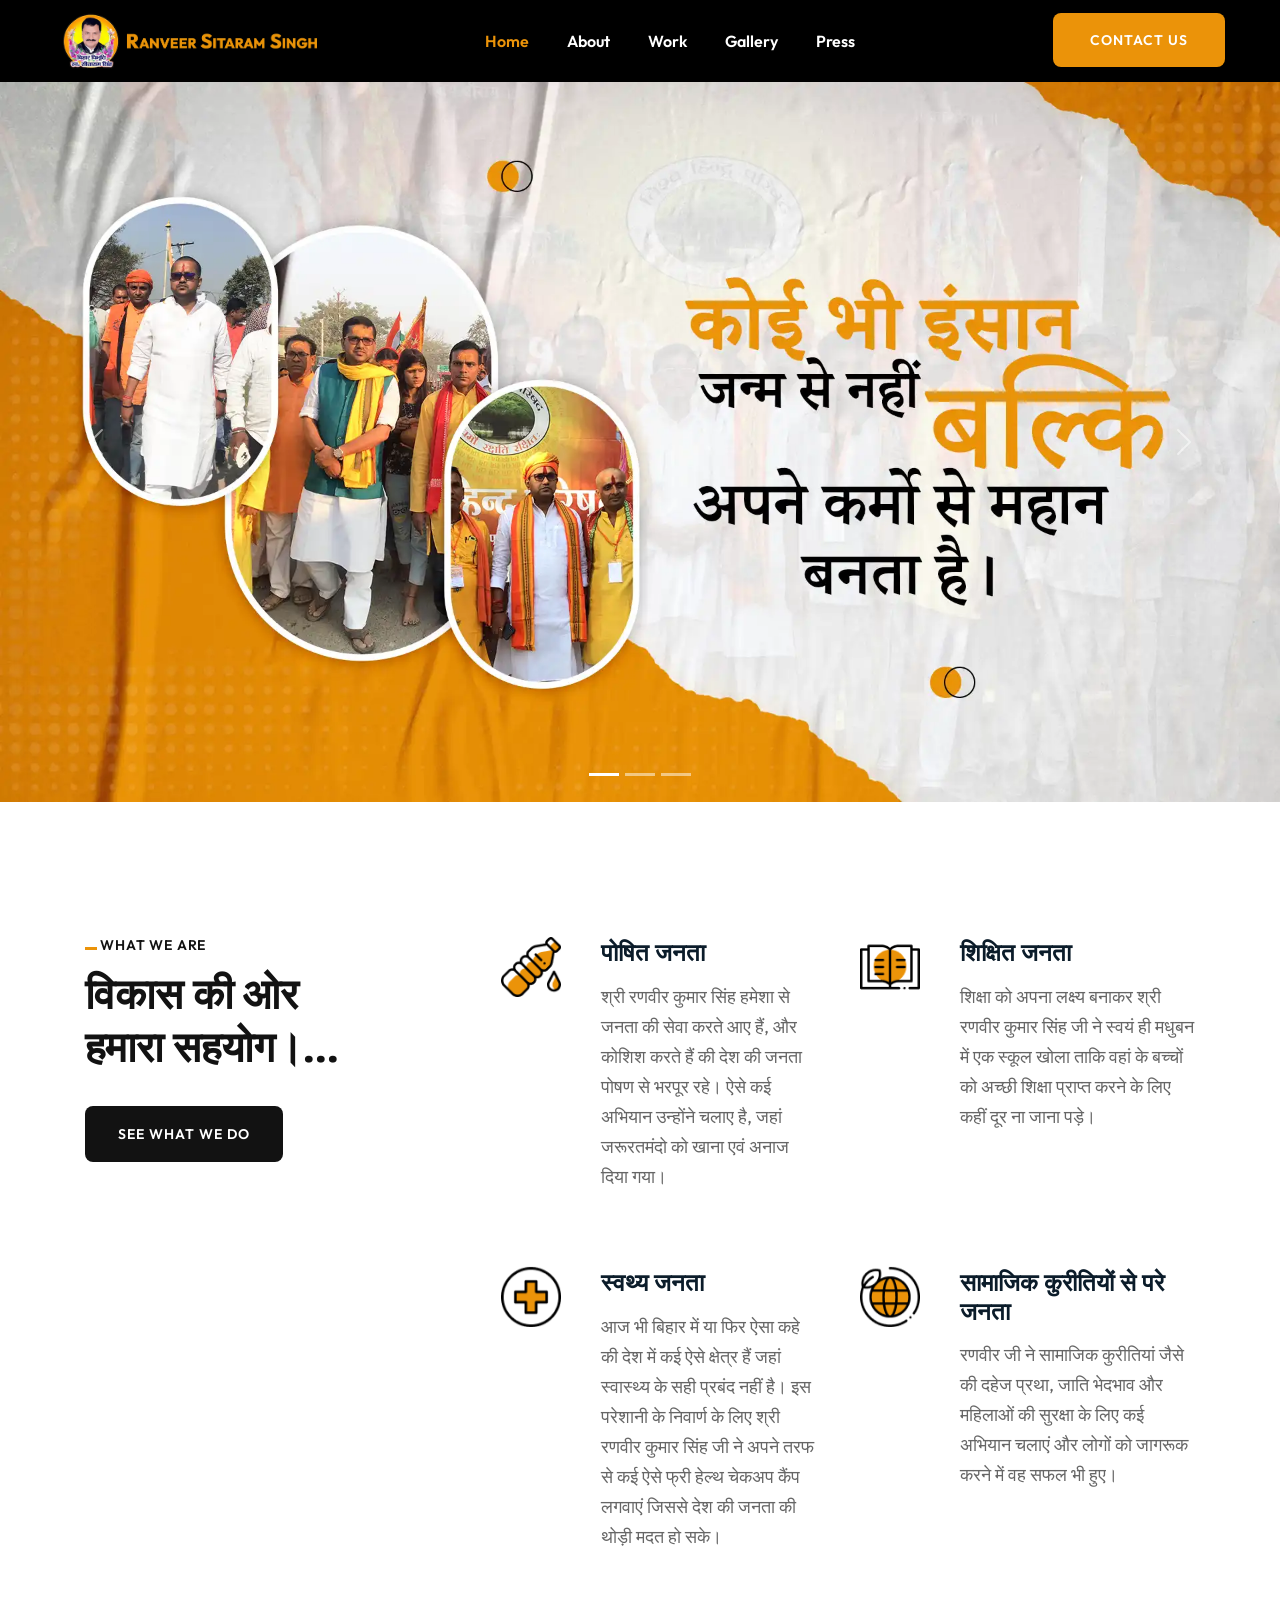
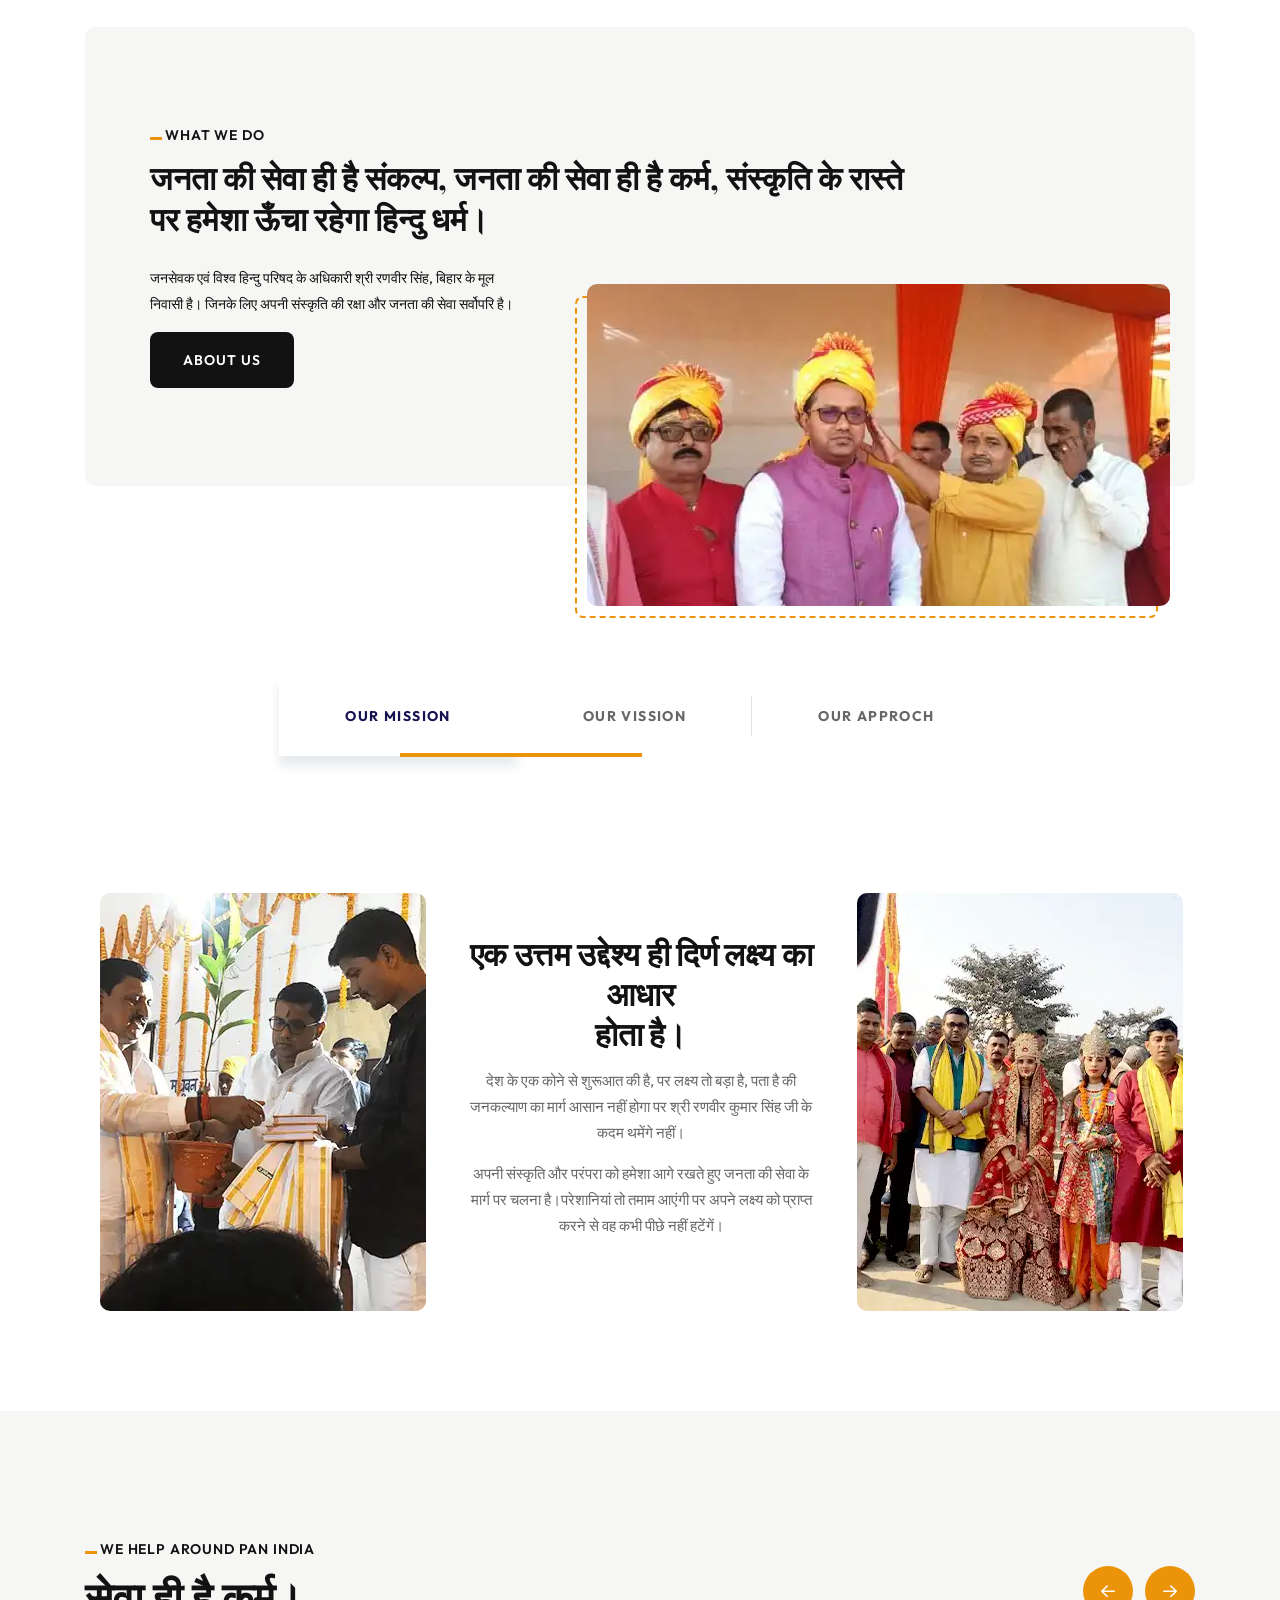
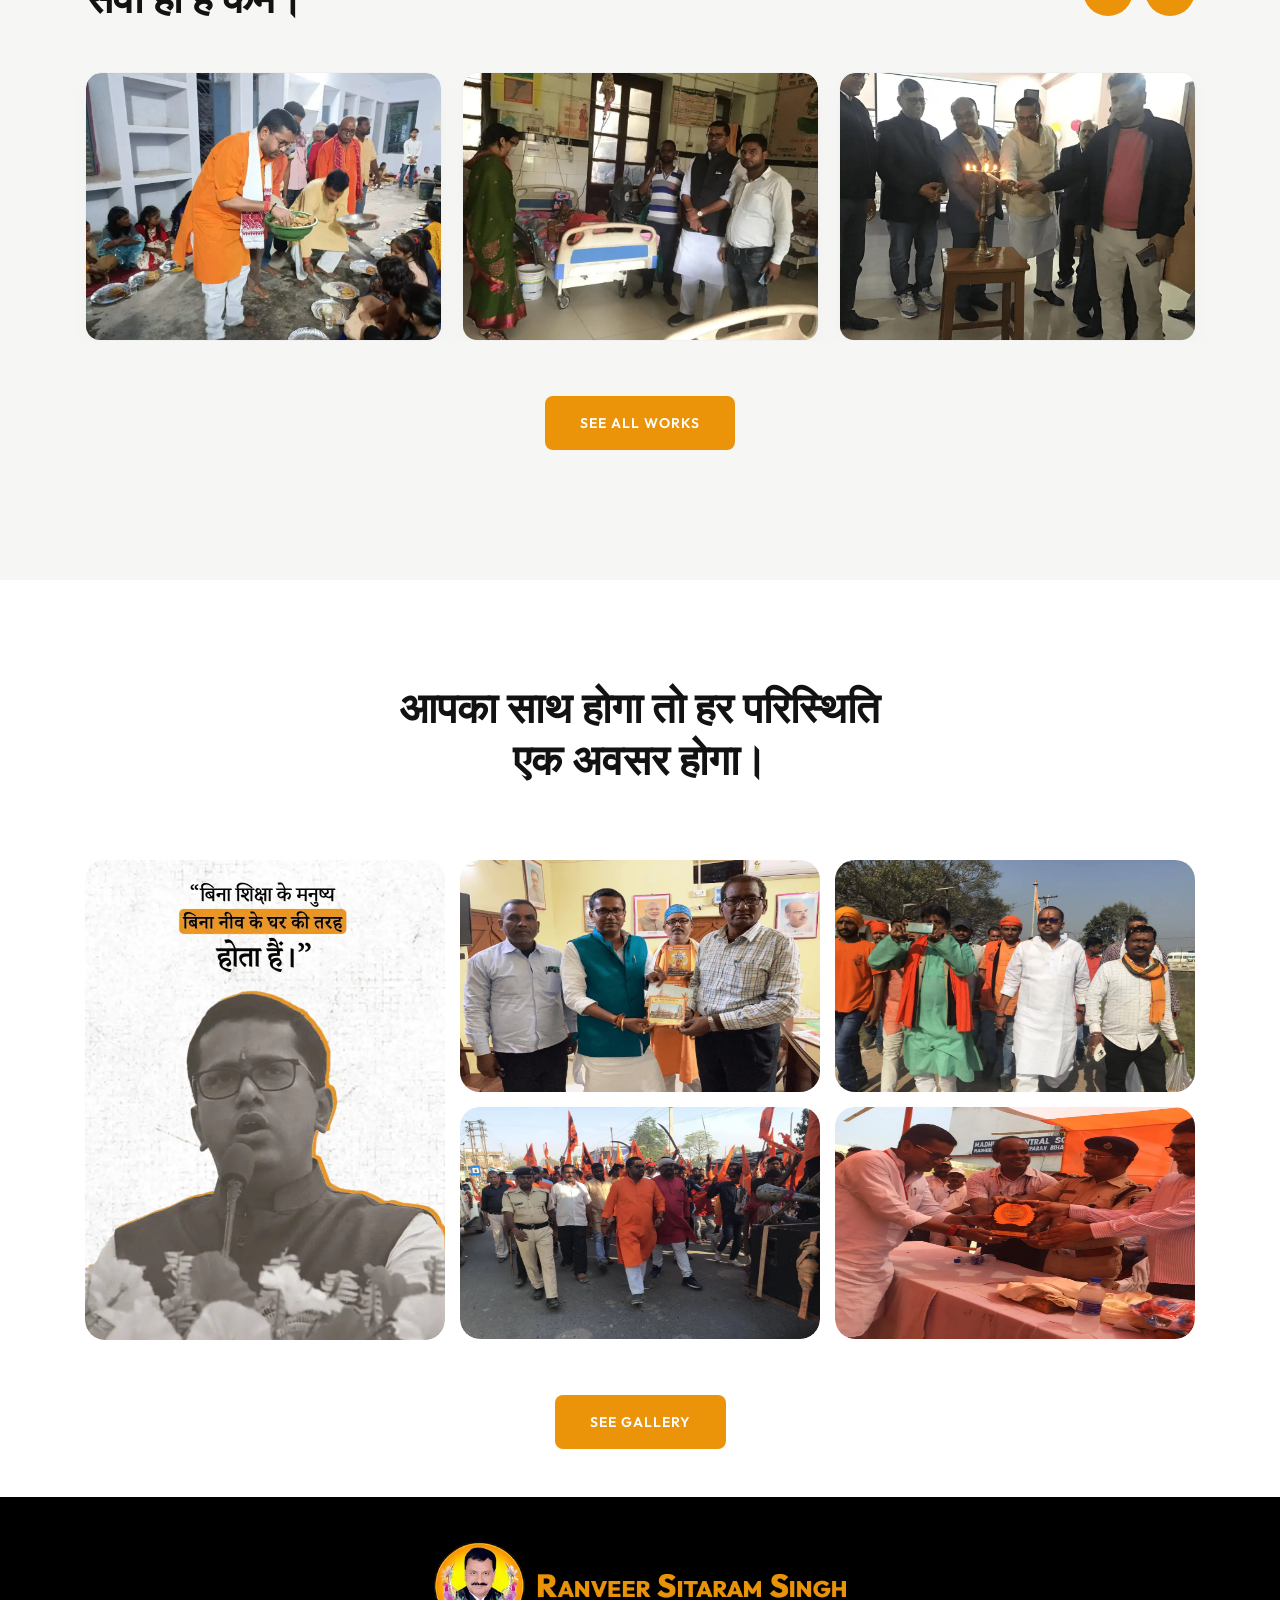
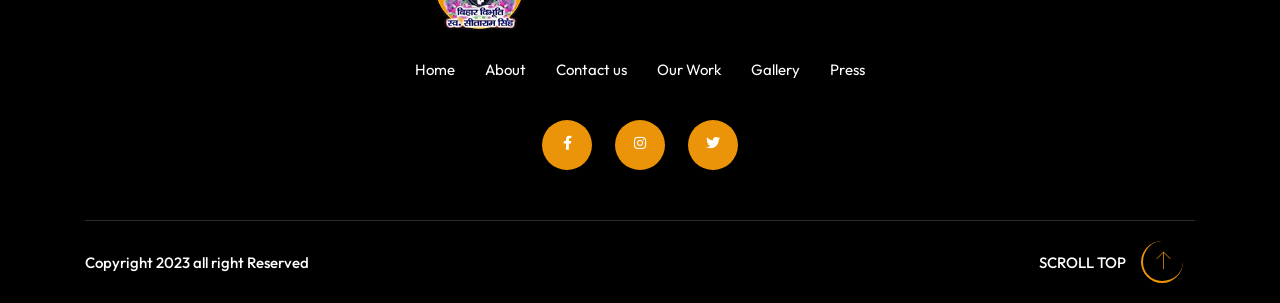
<file: index.html>
<!DOCTYPE html>
<html class="no-js" lang="zxx">
  <head>
    <meta charset="utf-8" />
    <meta http-equiv="x-ua-compatible" content="ie=edge" />
    <title>Ranveer Sitaram Singh</title>
    <meta name="description" content="" />
    <meta name="viewport" content="width=device-width, initial-scale=1" />

    <!-- Place favicon.ico in the root directory -->
    <link
      rel="shortcut icon"
      type="image/x-icon"
      href="assets/img/new/homepage/Fevicon.webp"
    />

    <!-- CSS here -->
    <link rel="stylesheet" href="assets/css/bootstrap.css" />
    <link rel="stylesheet" href="assets/css/meanmenu.css" />
    <link rel="stylesheet" href="assets/css/animate.css" />
    <link rel="stylesheet" href="assets/css/swiper-bundle.css" />
    <link rel="stylesheet" href="assets/css/slick.css" />
    <link rel="stylesheet" href="assets/css/nouislider.css" />
    <link rel="stylesheet" href="assets/css/backtotop.css" />
    <link rel="stylesheet" href="assets/css/magnific-popup.css" />
    <link rel="stylesheet" href="assets/css/nice-select.css" />
    <link rel="stylesheet" href="assets/css/font-awesome-pro.css" />
    <link rel="stylesheet" href="assets/css/spacing.css" />
    <link rel="stylesheet" href="assets/css/main.css" />
  </head>

  <body>
    <!--[if lte IE 9]>
      <p class="browserupgrade">
        You are using an <strong>outdated</strong> browser. Please
        <a href="https://browsehappy.com/">upgrade your browser</a> to improve
        your experience and security.
      </p>
    <![endif]-->

    <!-- pre loader area start -->
    <div id="loading">
      <div id="loading-center">
        <div id="loading-center-absolute">
          <!-- loading content here -->
          <div class="tp-preloader-content">
            <div class="tp-preloader-icon text-center">
              <span class="tp-preloader-animation">
                <img
                  src="assets/img/new/LOgo-Png.webp"
                  style="width: 100%"
                  alt=""
                />
              </span>
            </div>
          </div>
        </div>
      </div>
    </div>
    <!-- pre loader area end -->

    <!-- header area start -->
    <header
      id="header-sticky"
      class="header__sticky"
      style="background-color: black; padding-top: 5px; padding-bottom: 5px"
    >
      <div class="header-area header-area-2 header__space">
        <div class="container-fluid">
          <div class="row align-items-center justify-content-between">
            <div class="col-xl-3 col-lg-3 col-md-6 col-sm-4">
              <div class="logo">
                <a href="index.html">
                  <!-- <p
                    style="
                      font-size: 24px;
                      font-weight: bold;
                      padding-top: 10px;
                      color: #eb9309;
                    "
                  >
                    Ranveer Sitaram Singh
                  </p> -->
                  <img
                    class="header-logo"
                    alt="logo"
                    src="assets/img/new/LOgo-Png.webp"
                  />
                </a>
              </div>
            </div>
            <div class="d-none d-xl-block col-xl-6 col-lg-6 text-center">
              <div class="main-menu main-menu-2 menu__space">
                <nav id="tp-mobile-menu">
                  <ul>
                    <li class="">
                      <a href="index.html">
                        <span style="color: #eb9309">Home</span></a
                      >
                    </li>
                    <li class="">
                      <a href="about.html">About</a>
                    </li>
                    <li class="">
                      <a href="our-work.html">Work</a>
                    </li>
                    <!-- <li class="has-dropdown">
                      <a href="#">Gallery</a>
                      <ul class="submenu">
                        <li><a href="#">Photos</a></li>
                        <li><a href="#">Videos</a></li>
                      </ul>
                    </li> -->
                    <li>
                      <a href="gallery.html">Gallery</a>
                    </li>

                    <li>
                      <a href="press.html">Press</a>
                    </li>
                  </ul>
                </nav>
              </div>
            </div>
            <div class="col-xl-3 col-lg-6 col-md-6 col-6">
              <div
                class="header-right d-none d-lg-flex align-items-center justify-content-end"
              >
                <div class="header-btn">
                  <a class="tp-btn tp-btn-shine-effect" href="contact-us.html"
                    ><span>Contact Us</span></a
                  >
                </div>
              </div>
              <div class="mobile-menu d-xl-none">
                <button class="tp-side-action tp-toogle hamburger-btn">
                  <span></span>
                  <span></span>
                  <span></span>
                </button>
              </div>
            </div>
          </div>
        </div>
      </div>
    </header>
    <!-- header area end -->

    <!-- mobile menu style start -->
    <div class="fix">
      <div class="tp-side-info">
        <div class="tp-side-logo">
          <a href="#">
            <img
              alt="logo"
              src="assets/img/new/LOgo-Png.webp"
              style="width: 100%"
            />
          </a>
        </div>
        <div class="tp-side-close">
          <button><i class="fa-solid fa-xmark"></i></button>
        </div>
        <div class="tp-mobile-menu-pos"></div>
        <div class="tp-side-content">
          <div class="tp-side-content__inner-btn mb-100">
            <a href="#" class="tp-btn">Contact Us</a>
          </div>
          <div class="tp-contact-info d-flex flex-column">
            <a href="tel:088245684379"
              ><i class="fa-solid fa-phone-flip"></i> +2236 384 870</a
            >
            <a class="mail" href="mailto:infomai.@mail.com"
              >Infomai.@mail.com</a
            >
          </div>
        </div>
      </div>
      <div class="offcanvas-overlay"></div>
    </div>
    <!-- mobile menu style end -->
    <!-- header area end -->

    <main>
      <section>
        <div
          id="carouselExampleCaptions"
          class="carousel slide"
          data-bs-ride="carousel"
        >
          <div class="carousel-indicators">
            <button
              type="button"
              data-bs-target="#carouselExampleCaptions"
              data-bs-slide-to="0"
              class="active"
              aria-current="true"
              aria-label="Slide 1"
            ></button>
            <button
              type="button"
              data-bs-target="#carouselExampleCaptions"
              data-bs-slide-to="1"
              aria-label="Slide 2"
            ></button>
            <button
              type="button"
              data-bs-target="#carouselExampleCaptions"
              data-bs-slide-to="2"
              aria-label="Slide 3"
            ></button>
          </div>
          <div class="carousel-inner">
            <div class="carousel-item active">
              <img
                src="assets/img/new/homepage/1-1.webp"
                class="d-block w-100"
                alt="..."
              />
            </div>
            <div class="carousel-item">
              <img
                src="assets/img/new/homepage/1-2.webp"
                class="d-block w-100"
                alt="..."
              />
            </div>
            <div class="carousel-item">
              <img
                src="assets/img/new/homepage/1-3.webp"
                class="d-block w-100"
                alt="..."
              />
            </div>
          </div>
          <button
            class="carousel-control-prev"
            type="button"
            data-bs-target="#carouselExampleCaptions"
            data-bs-slide="prev"
          >
            <span class="carousel-control-prev-icon" aria-hidden="true"></span>
            <span class="visually-hidden">Previous</span>
          </button>
          <button
            class="carousel-control-next"
            type="button"
            data-bs-target="#carouselExampleCaptions"
            data-bs-slide="next"
          >
            <span class="carousel-control-next-icon" aria-hidden="true"></span>
            <span class="visually-hidden">Next</span>
          </button>
        </div>
      </section>
      <!-- hero area end -->
      <!-- features-2 area start -->
      <section class="features-area-2 pt-135">
        <div class="container">
          <div class="row">
            <div class="col-xl-4 col-lg-4 col-md-12">
              <div class="tpfeatures-section__wrapper mb-40">
                <span class="section-sub-title has-before">WHAT WE ARE </span>
                <h3
                  class="section-title wow fadeInLeft"
                  data-wow-duration="1s"
                  data-wow-delay=".5s"
                >
                  विकास की ओर हमारा सहयोग।...
                </h3>
                <div
                  class="tpfeatures__btn wow fadeInLeft"
                  data-wow-duration="1s"
                  data-wow-delay=".7s"
                >
                  <a
                    class="tp-btn-black tp-btn-shine-effect"
                    href="our-work.html"
                    >See what we do</a
                  >
                </div>
              </div>
            </div>
            <div
              class="col-xl-8 col-lg-8 col-md-12 wow fadeInRight"
              data-wow-duration="0.5s"
              data-wow-delay=".3s"
            >
              <div class="row">
                <div class="col-xl-6 col-lg-6 col-md-6">
                  <div class="tpfeatures d-flex mb-60 ml-36">
                    <div class="tpfeatures__icon">
                      <img src="assets/img/icon/features-1.png" alt="" />
                    </div>
                    <div class="tpfeatures__content">
                      <h3 class="tpfeatures__title">
                        <!-- <a href="#">Food and Supplies</a> -->
                        पोषित जनता
                      </h3>
                      <p>
                        श्री रणवीर कुमार सिंह हमेशा से जनता की सेवा करते आए हैं,
                        और कोशिश करते हैं की देश की जनता पोषण से भरपूर रहे। ऐसे
                        कई अभियान उन्होंने चलाए है, जहां जरूरतमंदो को खाना एवं
                        अनाज दिया गया।
                      </p>
                    </div>
                  </div>
                </div>
                <div class="col-xl-6 col-lg-6 col-md-6">
                  <div class="tpfeatures d-flex mb-60 ml-15">
                    <div class="tpfeatures__icon">
                      <img src="assets/img/icon/features-2.png" alt="" />
                    </div>
                    <div class="tpfeatures__content">
                      <h3 class="tpfeatures__title">
                        <!-- <a href="#">Education For All</a> -->
                        शिक्षित जनता
                      </h3>
                      <p>
                        शिक्षा को अपना लक्ष्य बनाकर श्री रणवीर कुमार सिंह जी ने
                        स्वयं ही मधुबन में एक स्कूल खोला ताकि वहां के बच्चों को
                        अच्छी शिक्षा प्राप्त करने के लिए कहीं दूर ना जाना पड़े।
                      </p>
                    </div>
                  </div>
                </div>
                <div class="col-xl-6 col-lg-6 col-md-6">
                  <div class="tpfeatures d-flex mb-60 ml-36">
                    <div class="tpfeatures__icon">
                      <img src="assets/img/icon/features-5.png" alt="" />
                    </div>
                    <div class="tpfeatures__content">
                      <h3 class="tpfeatures__title">
                        <!-- <a href="#">Free Health checkup camps</a> -->
                        स्वथ्य जनता
                      </h3>
                      <p>
                        आज भी बिहार में या फिर ऐसा कहे की देश में कई ऐसे क्षेत्र
                        हैं जहां स्वास्थ्य के सही प्रबंद नहीं है। इस परेशानी के
                        निवार्ण के लिए श्री रणवीर कुमार सिंह जी ने अपने तरफ से
                        कई ऐसे फ्री हेल्थ चेकअप कैंप लगवाएं जिससे देश की जनता की
                        थोड़ी मदत हो सके।
                      </p>
                    </div>
                  </div>
                </div>
                <div class="col-xl-6 col-lg-6 col-md-6">
                  <div class="tpfeatures d-flex mb-60 ml-15">
                    <div class="tpfeatures__icon">
                      <img src="assets/img/icon/features-4.png" alt="" />
                    </div>
                    <div class="tpfeatures__content">
                      <h3 class="tpfeatures__title">
                        <!-- <a href="#">Society</a> -->

                        सामाजिक कुरीतियों से परे जनता
                      </h3>
                      <p>
                        रणवीर जी ने सामाजिक कुरीतियां जैसे की दहेज प्रथा, जाति
                        भेदभाव और महिलाओं की सुरक्षा के लिए कई अभियान चलाएं और
                        लोगों को जागरूक करने में वह सफल भी हुए।
                      </p>
                    </div>
                  </div>
                </div>
              </div>
            </div>
          </div>
        </div>
      </section>
      <!-- features-2 area end -->

      <!-- about area start -->
      <section id="about-area" class="about-area pb-120">
        <div class="container position-relative">
          <div class="bg-color">
            <div class="tp-video-about-box">
              <div class="row">
                <div class="col-xl-9 col-lg-9 col-md-9">
                  <div
                    class="tp-about__content mb-30 wow fadeInLeft"
                    data-wow-duration="1s"
                    data-wow-delay=".5s"
                    style="
                      visibility: visible;
                      animation-duration: 1s;
                      animation-delay: 0.5s;
                      animation-name: fadeInLeft;
                    "
                  >
                    <span class="section-sub-title has-before">what we do</span>
                    <h3 class="tp-about__section-title">
                      जनता की सेवा ही है संकल्प, जनता की सेवा ही है कर्म,
                      संस्कृति के रास्ते पर हमेशा ऊँचा रहेगा हिन्दु धर्म।
                    </h3>
                    <p>
                      जनसेवक एवं विश्व हिन्दु परिषद के अधिकारी श्री रणवीर सिंह,
                      बिहार के मूल <br />
                      निवासी है। जिनके लिए अपनी संस्कृति की रक्षा और जनता की
                      सेवा सर्वोपरि है।
                    </p>
                    <div class="tp-about__btn">
                      <a class="tp-btn-black tp-btn-shine-effect" href="#"
                        >About Us</a
                      >
                    </div>
                  </div>
                </div>
              </div>
            </div>
          </div>
          <div
            class="tp-video-img wow fadeInRight"
            data-wow-duration="1s"
            data-wow-delay=".5s"
            style="
              visibility: visible;
              animation-duration: 1s;
              animation-delay: 0.5s;
              animation-name: fadeInRight;
            "
          >
            <div class="about-img">
              <div class="back-border">
                <img
                  src="assets/img/new/52.webp"
                  style="border-radius: 10px"
                  alt=""
                />
              </div>
            </div>
          </div>
        </div>
      </section>
      <!-- about area end -->
      <!-- our mission area start -->
      <section class="our-mission-area pt-175 pb-40">
        <div class="container">
          <div class="row justify-content-center">
            <div class="col-xl-8">
              <div class="our-mission-tab tp-tab">
                <div class="our-mission-tab-inner tp-tab-menu p-relative">
                  <nav>
                    <div
                      class="nav nav-tabs justify-content-center"
                      id="nav-tab"
                      role="tablist"
                    >
                      <button
                        class="nav-link active"
                        id="nav-home-tab"
                        data-bs-toggle="tab"
                        data-bs-target="#nav-home"
                        type="button"
                        role="tab"
                        aria-controls="nav-home"
                        aria-selected="true"
                      >
                        Our Mission
                      </button>
                      <button
                        class="nav-link"
                        id="nav-profile-tab"
                        data-bs-toggle="tab"
                        data-bs-target="#nav-profile"
                        type="button"
                        role="tab"
                        aria-controls="nav-profile"
                        aria-selected="false"
                      >
                        Our vission
                      </button>
                      <button
                        class="nav-link"
                        id="nav-contact-tab"
                        data-bs-toggle="tab"
                        data-bs-target="#nav-contact"
                        type="button"
                        role="tab"
                        aria-controls="nav-contact"
                        aria-selected="false"
                      >
                        Our Approch
                      </button>
                      <span
                        id="marker"
                        class="tp-tab-line d-none d-sm-inline-block"
                      ></span>
                    </div>
                  </nav>
                </div>
              </div>
            </div>
          </div>
          <div class="row">
            <div class="col-xl-12 col-lg-12 col-md-12 col-12">
              <div class="our-mission-tab-content">
                <div class="tab-content" id="nav-tabContent">
                  <div
                    class="tab-pane fade show active"
                    id="nav-home"
                    role="tabpanel"
                    aria-labelledby="nav-home-tab"
                  >
                    <div class="mission-box">
                      <div class="row">
                        <div class="col-xl-3 col-lg-3 col-md-6 col-12">
                          <div class="our-mission-img text-center">
                            <img
                              src="assets/img/new/homepage/Our mission-1.webp"
                              alt=""
                            />
                          </div>
                        </div>
                        <div class="col-xl-6 col-lg-6 col-md-6 col-12">
                          <div class="our-vission-wrapper">
                            <h2 class="section-title">
                              एक उत्तम उद्देश्य ही दिर्ण लक्ष्य का आधार <br />
                              होता है।
                            </h2>
                            <p>
                              देश के एक कोने से शुरूआत की है, पर लक्ष्य तो बड़ा
                              है, पता है की जनकल्याण का मार्ग आसान नहीं होगा पर
                              श्री रणवीर कुमार सिंह जी के कदम थमेंगे नहीं।
                            </p>
                            <p>
                              अपनी संस्कृति और परंपरा को हमेशा आगे रखते हुए जनता
                              की सेवा के मार्ग पर चलना है।परेशानियां तो तमाम
                              आएंगी पर अपने लक्ष्य को प्राप्त करने से वह कभी
                              पीछे नहीं हटेंगें।
                            </p>
                          </div>
                        </div>
                        <div class="col-xl-3 col-lg-3 col-md-6 col-12">
                          <div class="our-approch-img text-sm-end">
                            <img
                              src="assets/img/new/homepage/Our mission-2.webp"
                              alt=""
                            />
                          </div>
                        </div>
                      </div>
                    </div>
                  </div>
                  <div
                    class="tab-pane fade"
                    id="nav-profile"
                    role="tabpanel"
                    aria-labelledby="nav-profile-tab"
                  >
                    <div class="mission-box">
                      <div class="row">
                        <div class="col-xl-3 col-lg-3 col-md-6 col-12">
                          <div class="our-mission-img text-center">
                            <img
                              src="assets/img/new/homepage/Our Vision-1.webp"
                              alt=""
                            />
                          </div>
                        </div>
                        <div class="col-lg-6 col-md-6 col-12">
                          <div class="our-vission-wrapper">
                            <h2 class="section-title">
                              बेहतर कल के लिए आज कदम उठाना <br />
                              जरूरी है।
                            </h2>
                            <p>
                              श्री रणवीर कुमार सिंह जी का बाल्यावस्था से ही जनता
                              की सेवा के प्रति झुकाव रहा है। बिहार के नक्सलवाद
                              को बचपन से महसूस करने कि वजह से उनके मन में पूर्वी
                              चंपारण में शिक्षा को बढ़ावा देने का विचार जागरित
                              हुआ क्योंकि उनका मानना है की शिक्षा से ही लोगों को
                              सही दिशा से अवगत कराया जा सकता है।
                            </p>
                            <p>
                              उन्होंने अपने जीवन में दो मुख्य उद्देश्य बनाया,
                              पहला जनता की सेवा और दूसरा नक्सलवादियों से आजादी
                              के साथ सबको बेहतर शिक्षा का मौका प्रदान करना।
                            </p>
                          </div>
                        </div>
                        <div class="col-xl-3 col-lg-3 col-md-6 col-12">
                          <div class="our-approch-img text-sm-end">
                            <img
                              src="assets/img/new/homepage/Our Vision-2.webp"
                              alt=""
                            />
                          </div>
                        </div>
                      </div>
                    </div>
                  </div>
                  <div
                    class="tab-pane fade"
                    id="nav-contact"
                    role="tabpanel"
                    aria-labelledby="nav-contact-tab"
                  >
                    <div class="mission-box">
                      <div class="row">
                        <div class="col-xl-3 col-lg-3 col-md-6 col-12">
                          <div class="our-mission-img text-center">
                            <img
                              src="assets/img/new/homepage/Our Approach-1.webp"
                              alt=""
                            />
                          </div>
                        </div>
                        <div class="col-lg-6 col-md-6 col-12">
                          <div class="our-vission-wrapper">
                            <h2 class="section-title">
                              समृध्दि की ओर संघर्ष ज़ारी।
                            </h2>
                            <p>
                              श्री रणवीर कुमार सिंह अपने देखे सपने को पूरा करने
                              के लिए हर मुमकिन प्रयास कर रहे हैं, अब चाहे वो
                              दहेज से मुक्ति दिलाना हो या पूर्वी चंपारण क्षेत्र
                              में शिक्षा को बढ़ावा देना।
                            </p>
                            <p>
                              अब जनसेवा ही उनकी दिनचर्या बन गई है। इसके अतिरिक्त
                              अक्सर लोगों की सेवा के लिए वह मौजूद रहते हैं।
                            </p>
                          </div>
                        </div>
                        <div class="col-xl-3 col-lg-3 col-md-6 col-12">
                          <div class="our-approch-img text-sm-end">
                            <img
                              src="assets/img/new/homepage/Our Approach-2.webp"
                              alt=""
                            />
                          </div>
                        </div>
                      </div>
                    </div>
                  </div>
                </div>
              </div>
            </div>
          </div>
        </div>
      </section>
      <!-- our mission area end -->

      <!-- our work start -->
      <section class="card-area card-area-2 pt-130 pb-130">
        <div class="container">
          <div class="row">
            <div class="col-xl-10 col-lg-10 col-md-8">
              <div class="section-title-wrapper">
                <span class="section-sub-title has-before"
                  >We help around PAN INDIA</span
                >
                <h3 class="section-title">सेवा ही है कर्म।</h3>
              </div>
            </div>
            <div class="col-xl-2 col-lg-2 col-md-4">
              <div class="next-btn">
                <div class="cause-slider-nav"></div>
              </div>
            </div>
          </div>
          <div class="causes-active slick-20">
            <div class="causes-item">
              <div class="tpcard__wrapper tpcard__wrappr-2 white-bg">
                <div class="tpcard__img grayscale">
                  <a href="#"
                    ><img src="assets/img/new/workpage/1.webp" alt=""
                  /></a>
                </div>
              </div>
            </div>
            <div class="causes-item">
              <div class="tpcard__wrapper tpcard__wrappr-2 white-bg">
                <div class="tpcard__img grayscale">
                  <a href="#"
                    ><img src="assets/img/new/workpage/2.webp" alt=""
                  /></a>
                </div>
                <!-- <div class="tpcard__content">
                  <h4 class="tpcard__title">
                    <p>
                      Lorem Ipsum is simply dummy text of the the industry's
                      standard dummy text ever since the.
                    </p>
                  </h4>
                </div> -->
              </div>
            </div>
            <div class="causes-item">
              <div class="tpcard__wrapper tpcard__wrappr-2 white-bg">
                <div class="tpcard__img grayscale">
                  <a href="#"
                    ><img src="assets/img/new/workpage/3.webp" alt=""
                  /></a>
                </div>
              </div>
            </div>
            <div class="causes-item">
              <div class="tpcard__wrapper tpcard__wrappr-2 white-bg">
                <div class="tpcard__img grayscale">
                  <a href="#"
                    ><img src="assets/img/new/workpage/4.webp" alt=""
                  /></a>
                </div>
              </div>
            </div>
            <div class="causes-item">
              <div class="tpcard__wrapper tpcard__wrappr-2 white-bg">
                <div class="tpcard__img grayscale">
                  <a href="#"
                    ><img src="assets/img/new/workpage/5.webp" alt=""
                  /></a>
                </div>
              </div>
            </div>
          </div>
          <div class="row">
            <div class="tpcard-btn d-flex justify-content-center mt-55">
              <a href="our-work.html" class="tp-btn tp-btn-shine-effect"
                >See All Works</a
              >
            </div>
          </div>
        </div>
      </section>
      <!-- our work end -->

      <!-- Achievement  area start -->
      <div class="portfolio-area pt-130">
        <div class="container-fluid">
          <div class="row">
            <div class="col-xl-12">
              <div class="portfolio-section">
                <!-- <span
                  class="section-sub-title has-before has-after text-center"
                >
                  Achievement
                </span> -->
                <h3 class="section-title text-center">
                  आपका साथ होगा तो हर परिस्थिति <br />एक अवसर होगा।
                </h3>
              </div>
            </div>
          </div>
        </div>
      </div>

      <div
        class="portfolio-details-thumb pt-10 wow fadeInUp"
        data-wow-duration="1s"
        data-wow-delay=".5s"
      >
        <div class="container">
          <div class="row tp-gx-15">
            <div class="col-lg-4">
              <div class="portfolio-details-thumb">
                <img src="assets/img/new/gallery/15.webp" alt="" />
              </div>
            </div>
            <div class="col-lg-4">
              <div class="portfolio-details-thumb">
                <img
                  src="assets/img/new/gallery/1.webp"
                  alt=""
                  width="370"
                  height="232"
                />
                <img
                  src="assets/img/new/55.webp"
                  alt=""
                  width="370"
                  height="232"
                />
              </div>
            </div>
            <div class="col-lg-4">
              <div class="portfolio-details-thumb">
                <img
                  src="assets/img/new/56.webp"
                  alt=""
                  width="370"
                  height="232"
                />
                <img
                  src="assets/img/new/62.webp"
                  alt=""
                  width="370"
                  height="232"
                />
              </div>
            </div>
          </div>
        </div>
        <div class="row">
          <div class="tpcard-btn d-flex justify-content-center mt-55">
            <a class="tp-btn tp-btn-shine-effect mb-4" href="gallery.html"
              >See Gallery</a
            >
          </div>
        </div>
      </div>
    </main>
    <!-- Achievement  area end -->
    <!-- footer area start -->
    <footer class="mt-4" style="background-color: black">
      <div class="footer-widget-area" style="">
        <div class="container text-center-class">
          <div class="tpborder-bottom pt-35 pb-50 mb-20 mt-20">
            <div class="row justify-content-md-center">
              <div class="col-xl-8 col-lg-8">
                <div class="tpfooter__logo">
                  <div>
                    <a href="index.html"
                      ><img
                        alt="logo"
                        src="assets/img/new/LOgo-Png.webp"
                        class="footer-logo"
                    /></a>
                  </div>
                </div>
                <div class="tpfooter-widget">
                  <ul class="footer-li" style="">
                    <li><a href="index.html">Home</a></li>
                    <li><a href="about.html">About</a></li>
                    <li><a href="contact-us.html">Contact us</a></li>
                    <li><a href="our-work.html"> Our Work</a></li>
                    <li><a href="gallery.html">Gallery</a></li>
                    <li><a href="press.html">Press</a></li>
                  </ul>
                </div>
                <div class="tpfooter__social pt-20 footer-social">
                  <a
                    href="https://www.facebook.com/profile.php?id=100004130050339"
                    target="_blank"
                    ><i class="fa-brands fa-facebook-f"></i
                  ></a>

                  <a href="#"><i class="fa-brands fa-instagram"></i></a>
                  <a href="https://twitter.com/RKS1Singh" target="_blank"
                    ><i class="fa-brands fa-twitter"></i
                  ></a>
                </div>
              </div>
            </div>
          </div>
        </div>
      </div>
      <div class="footer-copyright-area pb-20">
        <div class="container">
          <div class="row align-items-center">
            <div class="col-xl-8 col-lg-6 col-md-6">
              <div class="tp-copyright">
                <p style="color: white">Copyright 2023 all right Reserved</p>
              </div>
            </div>
            <div class="col-xl-4 col-lg-6 col-md-6">
              <div class="d-flex justify-content-md-end backtop">
                <div class="tp-backtop">
                  <button type="button" class="back-to-top-btn">
                    <span style="color: white">Scroll Top</span>
                    <span><i class="fa-thin fa-arrow-up"></i></span>
                  </button>
                </div>
              </div>
            </div>
          </div>
        </div>
      </div>
    </footer>
    <!-- footer area end -->

    <!-- JS here -->
    <script src="assets/js/vendor/jquery.js"></script>
    <script src="assets/js/vendor/waypoints.js"></script>
    <script src="assets/js/bootstrap-bundle.js"></script>
    <script src="assets/js/jquery.meanmenu.js"></script>
    <script src="assets/js/swiper-bundle.js"></script>
    <script src="assets/js/slick.min.js"></script>
    <script src="assets/js/nouislider.js"></script>
    <script src="assets/js/magnific-popup.js"></script>
    <script src="assets/js/parallax.js"></script>
    <script src="assets/js/nice-select.js"></script>
    <script src="assets/js/purecounter.js"></script>
    <script src="assets/js/wow.js"></script>
    <script src="assets/js/isotope-pkgd.js"></script>
    <script src="assets/js/imagesloaded-pkgd.js"></script>
    <script src="assets/js/ajax-form.js"></script>
    <script src="assets/js/main.js"></script>
  </body>
</html>
</file>
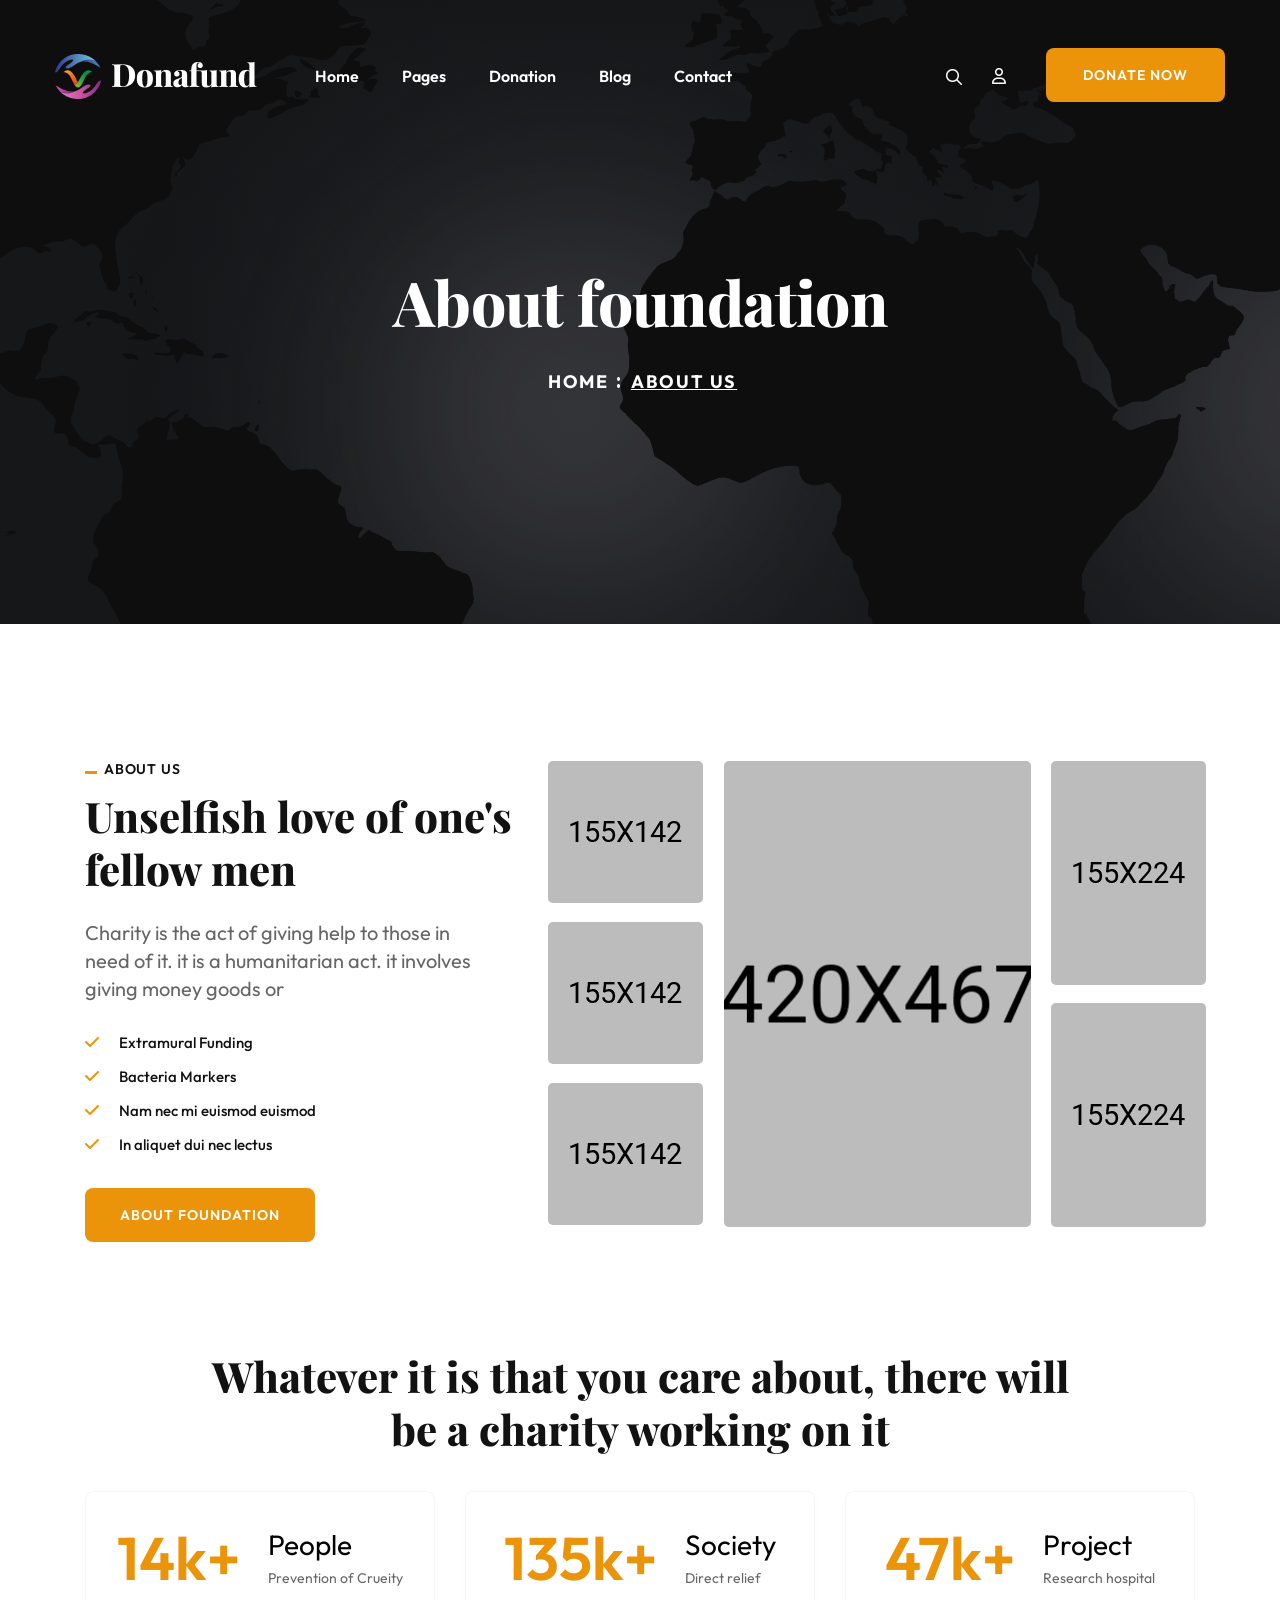
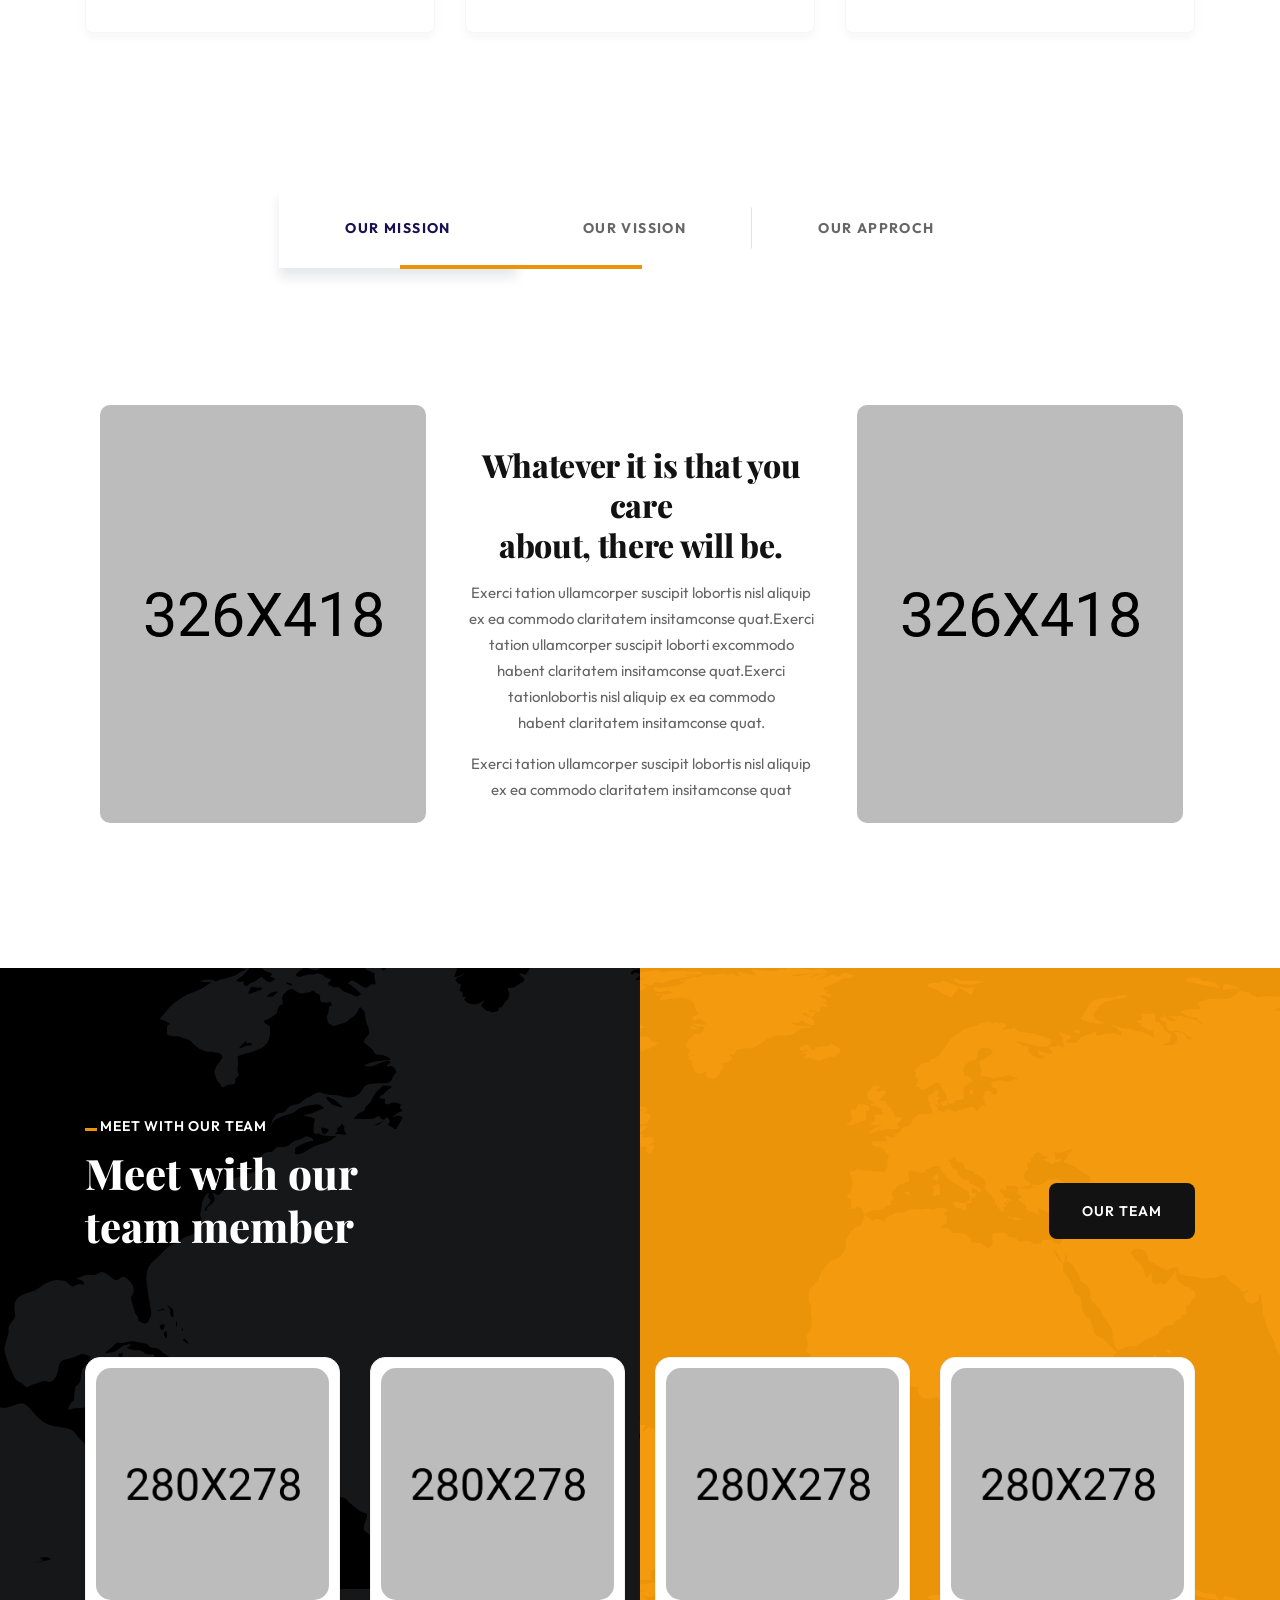
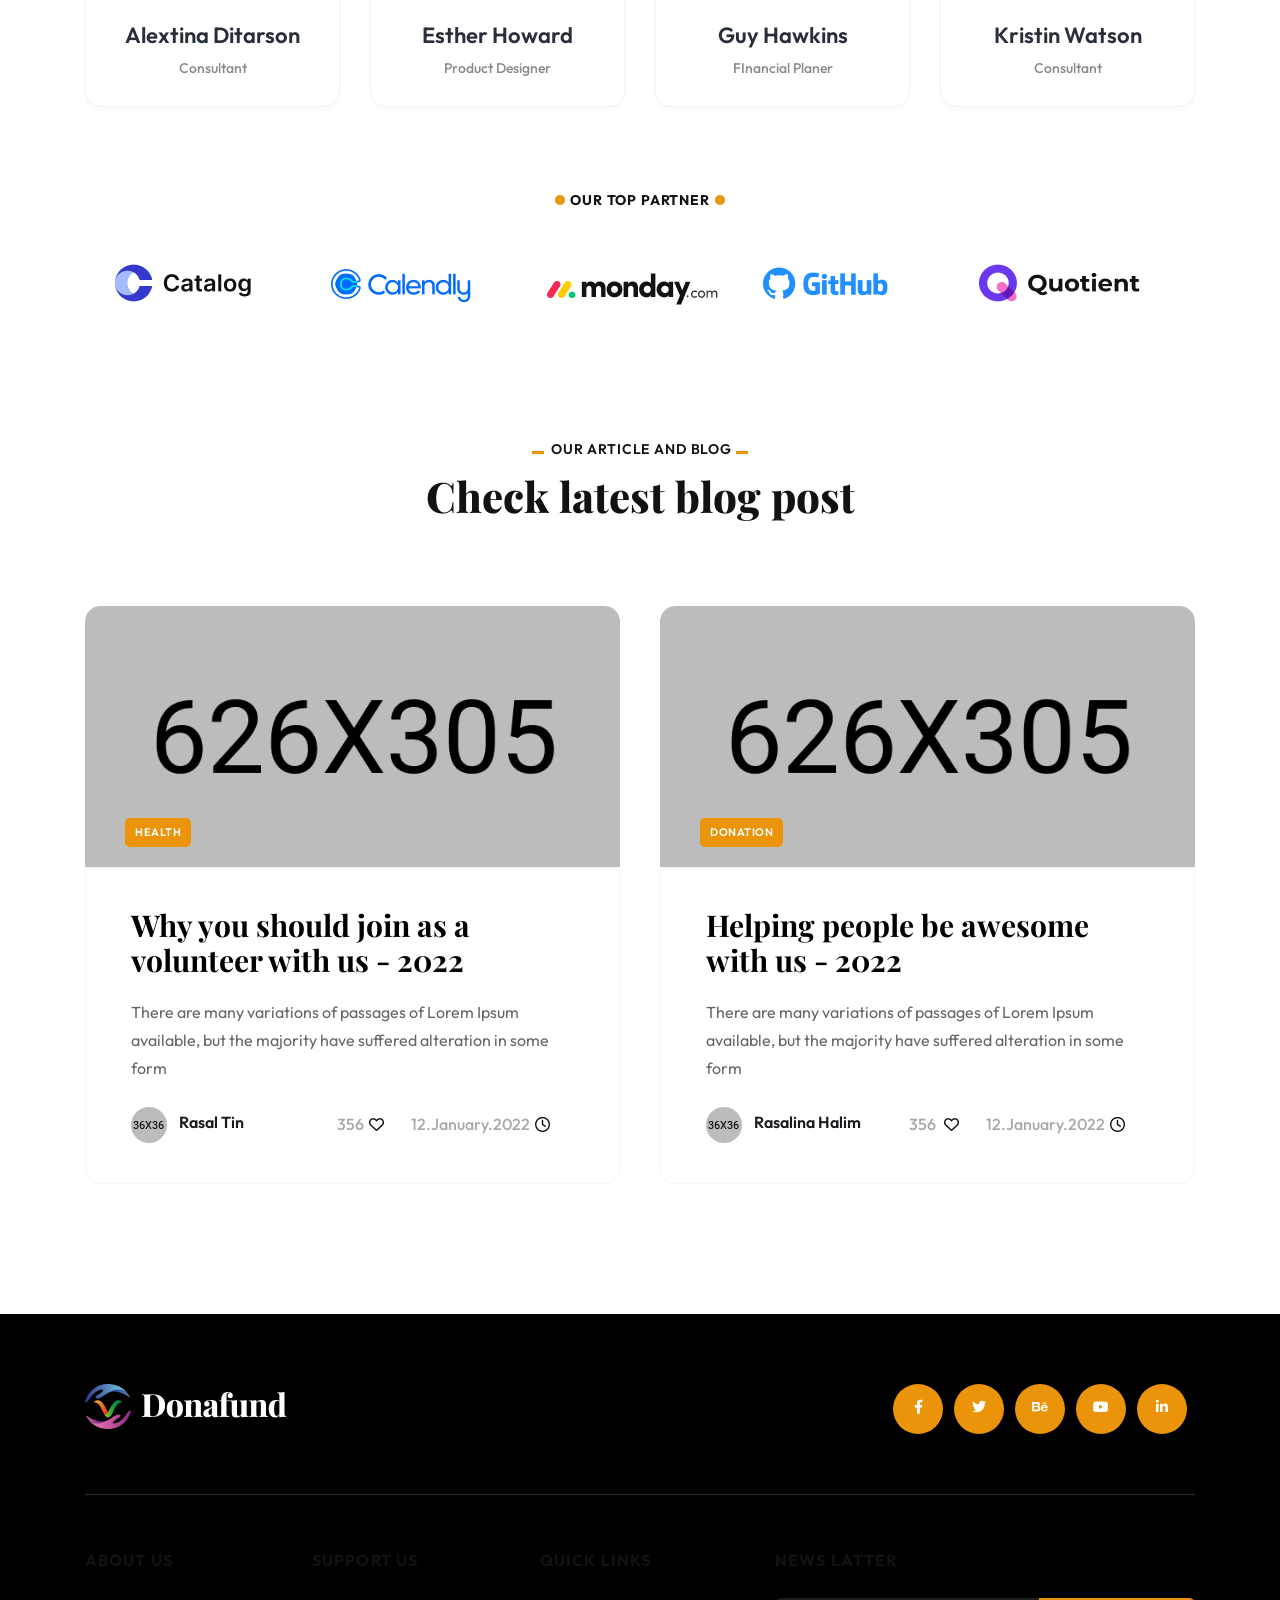
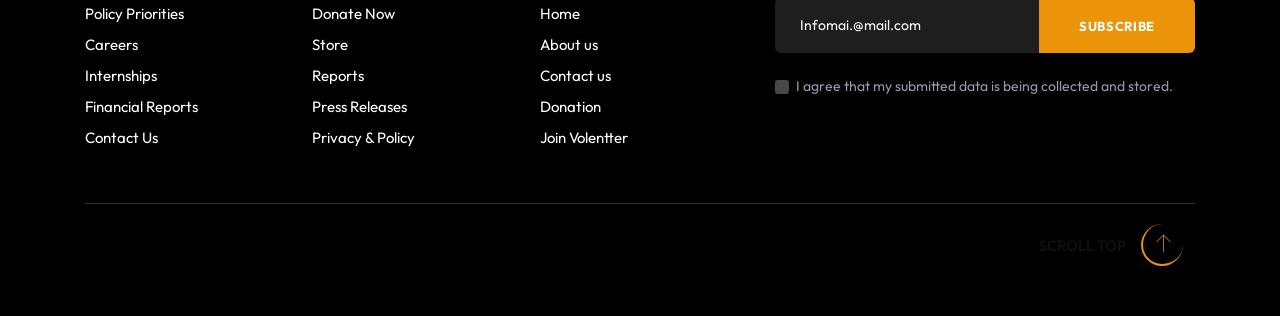
<file: about-foundation.html>
<!doctype html>
<html class="no-js" lang="zxx">

<head>
   <meta charset="utf-8">
   <meta http-equiv="x-ua-compatible" content="ie=edge">
   <title>Donafund - NonProfit Charity Html Template</title>
   <meta name="description" content="">
   <meta name="viewport" content="width=device-width, initial-scale=1">

   <!-- Place favicon.ico in the root directory -->
   <link rel="shortcut icon" type="image/x-icon" href="assets/img/logo/favicon.png">

   <!-- CSS here -->
   <link rel="stylesheet" href="assets/css/bootstrap.css">
   <link rel="stylesheet" href="assets/css/meanmenu.css">
   <link rel="stylesheet" href="assets/css/animate.css">
   <link rel="stylesheet" href="assets/css/swiper-bundle.css">
   <link rel="stylesheet" href="assets/css/slick.css">
   <link rel="stylesheet" href="assets/css/nouislider.css">
   <link rel="stylesheet" href="assets/css/backtotop.css">
   <link rel="stylesheet" href="assets/css/magnific-popup.css">
   <link rel="stylesheet" href="assets/css/nice-select.css">
   <link rel="stylesheet" href="assets/css/font-awesome-pro.css">
   <link rel="stylesheet" href="assets/css/spacing.css">
   <link rel="stylesheet" href="assets/css/main.css">
</head>

<body>
   <!--[if lte IE 9]>
      <p class="browserupgrade">You are using an <strong>outdated</strong> browser. Please <a href="https://browsehappy.com/">upgrade your browser</a> to improve your experience and security.</p>
      <![endif]-->

 <!-- pre loader area start -->
 <div id="loading">
   <div id="loading-center">
      <div id="loading-center-absolute">
         <!-- loading content here -->
         <div class="tp-preloader-content">
            <div class="tp-preloader-icon text-center">
               <span class="tp-preloader-animation">
                  <img src="assets/img/logo/preloader-logo.png" alt="">
               </span>
            </div>
         </div>
      </div>
   </div>
</div>
<!-- pre loader area end -->

   <!-- header area start -->
   <header id="header-sticky" class="transparent-header header__sticky">
      <div class="header-area header-area-2 header__space pt-40">
            <div class="container-fluid">
               <div class="row align-items-center justify-content-between">
                  <div class="col-xl-2 col-lg-2 col-md-6 col-6">
                     <div class="logo">
                        <a href="index.html">
                           <img alt="logo" src="assets/img/logo/logo1.png" >
                        </a>
                     </div>
                  </div>
                  <div class="d-none d-xl-block col-xl-6 col-lg-6">
                     <div class="main-menu main-menu-2 menu__space">
                        <nav id="tp-mobile-menu">
                           <ul>
                              <li class="has-dropdown">
                                 <a href="index.html">Home</a>
                                 <ul class="submenu">
                                    <li><a href="index.html">Home Style 1</a></li>
                                    <li><a href="index-2.html">Home Style 2</a></li>
                                    <li><a href="index-3.html">Home Style 3</a></li>
                                 </ul>
                              </li>
                              <li class="has-dropdown">
                                 <a href="#">Pages</a>
                                 <ul class="submenu">
                                    <li><a href="about-me.html">About me</a></li>
                                    <li><a href="about-foundation.html">About foundation</a></li>
                                    <li><a href="our-portfolio.html">Our Portfolio</a></li>
                                    <li><a href="portfolio-details.html">Portfolio Details</a></li>
                                    <li><a href="our-volunteer.html">Our volunteer</a></li>
                                    <li><a href="our-services.html">Our Services</a></li>
                                    <li><a href="service-details.html">Service details</a></li>
                                    <li><a href="faq.html">Faq</a></li>
                                 </ul>
                              </li>
                              <li class="has-dropdown">
                                 <a href="donation-listing.html">Donation</a>
                                 <ul class="submenu">
                                    <li><a href="donation-listing.html">Donation listing</a></li>
                                    <li><a href="donation-details.html">Donation details</a></li>
                                 </ul>
                              </li>
                              <li class="has-dropdown">
                                 <a href="blog-details.html">Blog</a>
                                 <ul class="submenu">
                                    <li><a href="news-blog.html">News</a></li>
                                    <li><a href="blog-details.html">Blog details</a></li>
                                 </ul>
                              </li>
                              <li>
                                 <a href="contact-us.html">Contact</a>
                              </li>
                           </ul>
                        </nav>
                     </div>
                  </div>
                  <div class="col-xl-4 col-lg-6 col-md-6 col-6">
                     <div class="header-right d-none d-lg-flex align-items-center justify-content-end">
                        <div class="header-icon">
                           <ul class="d-flex">
                              <li class="search-btn-wrap">
                                 <a class="tp-header-search-toggle">
                                    <i class="fa-regular fa-magnifying-glass header-search-open"></i>
                                    <i class="header_search-close text-white far fa-times"></i>
                                 </a>
                                 <div class="search-form">
                                    <form action="#">
                                       <input type="text" placeholder="search here">
                                       <button type="submit"><i class="far fa-search"></i></button>
                                    </form>
                                 </div>
                              </li>
                              <li><a href="#"><i class="fa-regular fa-user"></i></a></li>
                           </ul>
                        </div>
                        <div class="language d-none d-xxl-block ml-35">
                           <span><a href="#">Eng <i class="fa-regular fa-chevron-down"></i></a></span>
                           <ul>
                              <li><a href="#">Bangla</a></li>
                              <li><a href="#">Hindi</a></li>
                              <li><a href="#">Arabic</a></li>
                              <li><a href="#">Chaines</a></li>
                           </ul>
                        </div>
                        <div class="header-btn">
                           <a class="tp-btn tp-btn-shine-effect" href="donation-details.html"><span>Donate now</span></a>
                        </div>
                     </div>
                     <div class="mobile-menu d-xl-none">
                        <button class="tp-side-action tp-toogle hamburger-btn">
                           <span></span>
                           <span></span>
                           <span></span>
                        </button>
                     </div>
                  </div>
               </div>
            </div>
      </div>
   </header>
   <!-- header area end -->

   <!-- mobile menu style start -->
   <div class="fix">
      <div class="tp-side-info">
         <div class="tp-side-logo">
            <a href="index.html">
               <img src="assets/img/logo/logo.png" alt="logo">
            </a>
         </div>
         <div class="tp-side-close">
            <button> <i class="fa-solid fa-xmark"></i></button>
         </div>
         <div class="tp-mobile-menu-pos"></div>
         <div class="tp-side-content">
            <div class="tp-side-content__inner-btn mb-100">
               <a href="contact.html" class="tp-btn">Donate now</a>
            </div>
            <div class="tp-contact-info d-flex flex-column">
               <a href="tel:088245684379"><i class="fa-solid fa-phone-flip"></i> +2236 384
                  870</a>
               <a class="mail" href="#">Infomai.@mail.com</a>
            </div>
            <div class="tpfooter__social tpside-social">
               <a href="#"><i class="fa-brands fa-facebook-f"></i></a>
               <a href="#"><i class="fa-brands fa-twitter"></i></a>
               <a href="#"><i class="fa-brands fa-youtube"></i></a>
               <a href="#"><i class="fa-brands fa-linkedin-in"></i></a>
            </div>
         </div>
      </div>
      <div class="offcanvas-overlay"></div>
   </div>
   <!-- mobile menu style end -->

   <main>
      <!-- about foundation area start -->
      <div class="wrapper-box p-relative">
         <div class="breadcrumb-bg" data-background="assets/img/breadcrumb/breadcrumb-bg.png"></div>
         <div class="breadcrumb-area pt-265 pb-265">
            <div class="container">
               <div class="row">
                  <div class="col-xl-12">
                     <div class="breadcrumb__content text-center">
                        <h1 class="breadcrumb__title">About foundation</h1>
                        <div class="breadcrumb__list">
                           <span><a href="index.html">Home</a></span>
                           <span class="dvdr"><i class="fa-solid fa-colon"></i></span>
                           <span class="underline">About Us</span>
                        </div>
                     </div>
                  </div>
               </div>
            </div>
         </div>
      </div>
      <!-- about foundation area end -->

      <!-- volunteers area 5 start -->
      <section class="volunteers-area-4 about-foundation pb-100 pt-70">
         <div class="container">
            <div class="row">
               <div class="col-lg-5 col-md-12 col-12 mt-30">
                  <div class="volunteers-section-4 about-foundation">
                     <div class="tp-section-title-wrapper">
                        <span class="section-sub-title has-before wow fadeInLeft" data-wow-duration="1s"
                           data-wow-delay=".3s"> about us</span>
                        <h3 class="section-title wow fadeInLeft" data-wow-duration="1s" data-wow-delay=".5s">Unselfish
                           love of one's fellow men</h3>
                     </div>
                     <p class="wow fadeInLeft" data-wow-duration="1s" data-wow-delay=".5s">Charity is the act of giving
                        help to those in <br> need of it. it is a humanitarian act. it
                        involves <br>
                        giving money goods or</p>
                     <div class="volunteers-list about-foundation wow fadeInLeft" data-wow-duration="1s"
                        data-wow-delay=".5s">
                        <ul>
                           <li><span><i class="fas fa-check"></i></span>Extramural Funding</li>
                           <li><span><i class="fas fa-check"></i></span>Bacteria Markers</li>
                           <li><span><i class="fas fa-check"></i></span>Nam nec mi euismod euismod</li>
                           <li><span><i class="fas fa-check"></i></span>In aliquet dui nec lectus</li>
                        </ul>
                     </div>
                     <div class="tpvoluntrees-3-btn wow fadeInLeft" data-wow-duration="1s" data-wow-delay=".7s">
                        <a class="tp-btn tp-btn-shine-effect" href="about-foundation.html">About foundation</a>
                     </div>
                  </div>
               </div>
               <div class="col-lg-7 col-md-12 col-12 mt-30">
                  <div class="row tp-gx-20">
                     <div class="col-lg-3 col-md-3 col-4 wow fadeInRight" data-wow-duration="1s" data-wow-delay=".3s">
                        <div class="left-align">
                           <div class="about-1"><img src="assets/img/about/about-foundation/about-us-1.jpg" alt="">
                           </div>
                           <div class="about-2 "><img src="assets/img/about/about-foundation/about-us-2.jpg" alt="">
                           </div>
                           <div class="about-3 "><img src="assets/img/about/about-foundation/about-us-3.jpg" alt="">
                           </div>
                        </div>
                     </div>
                     <div class="col-lg-6 col-md-6 d-none d-md-block wow fadeInRight" data-wow-duration="1s"
                        data-wow-delay=".5s">
                        <div class="left-align-2">
                           <div class="about-4"><img src="assets/img/about/about-foundation/about-us-4.jpg" alt="">
                           </div>
                        </div>
                     </div>
                     <div class="col-lg-3 col-md-3 col-6 wow fadeInRight" data-wow-duration="1s" data-wow-delay=".7s">
                        <div class="right-align">
                           <div class="about-5"><img src="assets/img/about/about-foundation/about-us-5.jpg" alt="">
                           </div>
                           <div class="about-6"><img src="assets/img/about/about-foundation/about-us-6.jpg" alt="">
                           </div>
                        </div>
                     </div>
                  </div>
               </div>
            </div>
         </div>
      </section>
      <!-- volunteers area 4 end -->

      <!-- fact area start -->
      <section class="fact-area pb-85">
         <div class="container">
            <div class="row">
               <div class="col-xl-12 col-lg-12">
                  <div class="fact-wrap text-center about-foundation">
                     <h2 class="section-title">Whatever it is that you care about, there will <br> be a charity working
                        on it</h2>
                  </div>
               </div>
               <div class="col-xl-4 col-lg-4 col-md-6">
                  <div class="tp-fact d-flex justify-content-center align-items-center mt-20">
                     <div class="tp-fact__visit">
                        <h3><span data-purecounter-duration="1" data-purecounter-end="15" class="purecounter">0</span>k+
                        </h3>
                     </div>
                     <div class="tp-fact__text">
                        <p class="tp-fact__title">People</p> <br>
                        <p class="tp-fact__subtitle">Prevention of Crueity</p>
                     </div>
                  </div>
               </div>
               <div class="col-xl-4 col-lg-4 col-md-6">
                  <div class="tp-fact d-flex justify-content-center align-items-center mt-20">
                     <div class="tp-fact__visit">
                        <h3><span data-purecounter-duration="1" data-purecounter-end="145"
                              class="purecounter">0</span>k+</h3>
                     </div>
                     <div class="tp-fact__text">
                        <p class="tp-fact__title">Society</p> <br>
                        <p class="tp-fact__subtitle">Direct relief</p>
                     </div>
                  </div>
               </div>
               <div class="col-xl-4 col-lg-4 col-md-6">
                  <div class="tp-fact d-flex justify-content-center align-items-center mt-20">
                     <div class="tp-fact__visit">
                        <h3><span data-purecounter-duration="1" data-purecounter-end="50" class="purecounter">0</span>k+
                        </h3>
                     </div>
                     <div class="tp-fact__text">
                        <p class="tp-fact__title">Project</p> <br>
                        <p class="tp-fact__subtitle">Research hospital</p>
                     </div>
                  </div>
               </div>
            </div>
         </div>
      </section>
      <!-- fact area end -->

      <!-- our mission area start -->
      <section class="our-mission-area pt-175 pb-85">
         <div class="container">
            <div class="row justify-content-center">
               <div class="col-xl-8 ">
                  <div class="our-mission-tab tp-tab">
                     <div class="our-mission-tab-inner tp-tab-menu p-relative">
                        <nav>
                           <div class="nav nav-tabs justify-content-center" id="nav-tab" role="tablist">
                              <button class="nav-link active" id="nav-home-tab" data-bs-toggle="tab"
                                 data-bs-target="#nav-home" type="button" role="tab" aria-controls="nav-home"
                                 aria-selected="true">Our Mission</button>
                              <button class="nav-link" id="nav-profile-tab" data-bs-toggle="tab"
                                 data-bs-target="#nav-profile" type="button" role="tab" aria-controls="nav-profile"
                                 aria-selected="false">Our vission</button>
                              <button class="nav-link" id="nav-contact-tab" data-bs-toggle="tab"
                                 data-bs-target="#nav-contact" type="button" role="tab" aria-controls="nav-contact"
                                 aria-selected="false">Our Approch</button>
                              <span id="marker" class="tp-tab-line d-none d-sm-inline-block"></span>
                           </div>
                        </nav>
                     </div>
                  </div>
               </div>
            </div>
            <div class="row">
               <div class="col-xl-12 col-lg-12 col-md-12 col-12">
                  <div class="our-mission-tab-content">
                     <div class="tab-content" id="nav-tabContent">
                        <div class="tab-pane fade show active" id="nav-home" role="tabpanel"
                           aria-labelledby="nav-home-tab">
                           <div class="mission-box">
                              <div class="row">
                                 <div class="col-xl-3 col-lg-3 col-md-6 col-12">
                                    <div class="our-mission-img text-center">
                                       <img src="assets/img/about/about-foundation/mission-1.jpg" alt="">
                                    </div>
                                 </div>
                                 <div class="col-xl-6 col-lg-6 col-md-6 col-12">
                                    <div class="our-vission-wrapper">
                                       <h2 class="section-title">Whatever it is that you care <br> about, there will be.
                                       </h2>
                                       <p>Exerci tation ullamcorper suscipit lobortis nisl aliquip ex ea commodo
                                          claritatem insitamconse quat.Exerci tation ullamcorper suscipit loborti
                                          excommodo habent claritatem insitamconse quat.Exerci tationlobortis nisl
                                          aliquip ex ea commodo <br> habent claritatem insitamconse quat.</p>
                                       <p>Exerci tation ullamcorper suscipit lobortis nisl aliquip ex ea commodo
                                          claritatem insitamconse quat</p>
                                    </div>
                                 </div>
                                 <div class="col-xl-3 col-lg-3 col-md-6 col-12">
                                    <div class="our-approch-img text-sm-end">
                                       <img src="assets/img/about/about-foundation/mission-2.jpg" alt="">
                                    </div>
                                 </div>
                              </div>
                           </div>
                        </div>
                        <div class="tab-pane fade" id="nav-profile" role="tabpanel" aria-labelledby="nav-profile-tab">
                           <div class="mission-box">
                              <div class="row">
                                 <div class="col-xl-3 col-lg-3 col-md-6 col-12">
                                    <div class="our-mission-img text-center">
                                       <img src="assets/img/about/about-foundation/mission-3.jpg" alt="">
                                    </div>
                                 </div>
                                 <div class="col-lg-6 col-md-6 col-12">
                                    <div class="our-vission-wrapper">
                                       <h2 class="section-title">Welcome to CharityPress please rise your hand
                                       </h2>
                                       <p>
                                          The CharityPress community was named a “Top 25 Best Global Philanthropist” by
                                          Barron’s. We beat Oprah. And, Mashable named CharityPress something like “the
                                          best place to raise money online for your favorite causes.”
                                       </p>
                                       <p>If you don’t understand how fast and easy it is to so long for your favorite
                                          charity on FundPress, please try it. How it works page, Contact us.</p>
                                    </div>
                                 </div>
                                 <div class="col-xl-3 col-lg-3 col-md-6 col-12">
                                    <div class="our-approch-img text-sm-end">
                                       <img src="assets/img/about/about-foundation/mission-4.jpg" alt="">
                                    </div>
                                 </div>
                              </div>
                           </div>
                        </div>
                        <div class="tab-pane fade" id="nav-contact" role="tabpanel" aria-labelledby="nav-contact-tab">
                           <div class="mission-box">
                              <div class="row">
                                 <div class="col-xl-3 col-lg-3 col-md-6 col-12">
                                    <div class="our-mission-img text-center">
                                       <img src="assets/img/about/about-foundation/mission-5.jpg" alt="">
                                    </div>
                                 </div>
                                 <div class="col-lg-6 col-md-6 col-12">
                                    <div class="our-vission-wrapper">
                                       <h2 class="section-title">FundPress has built a platform focused .
                                       </h2>
                                       <p>In Balukhali Camp in Cox’s Bazar, Bangladesh, women lack privacy, safe places
                                          to sleep, sufficient sanitation facilities and mental health support. 663
                                          million people drink dirty water. Learn how access to clean water can improve
                                          health, boost local economies, empower give kids more time in school.</p>
                                       <p>Exerci tation ullamcorper suscipit lobortis nisl aliquip ex ea commodo
                                          claritatem insitamconse quat</p>
                                    </div>
                                 </div>
                                 <div class="col-xl-3 col-lg-3 col-md-6 col-12">
                                    <div class="our-approch-img text-sm-end">
                                       <img src="assets/img/about/about-foundation/mission-6.jpg" alt="">
                                    </div>
                                 </div>
                              </div>
                           </div>
                        </div>
                     </div>
                  </div>
               </div>
            </div>
         </div>
      </section>
      <!-- our mission area end -->

      <!-- team area start -->
      <div class="team-area pt-100 p-relative">
         <div class="team-bg-left" data-background="assets/img/team/Map-left.png"></div>
         <div class="team-bg-right" data-background="assets/img/team/map-right.png"></div>
         <div class="container">
            <div class="row align-items-center">
               <div class="col-xl-6 col-lg-6 col-md-8 col-12">
                  <div class="team-section mt-50">
                     <div class="section-title-wrapper">
                        <span class="section-sub-title has-before">Meet with our Team</span>
                        <h3 class="section-title">Meet with our <br> team member</h3>
                     </div>
                  </div>
               </div>
               <div class="col-xl-6 col-lg-6 col-md-4 col-12">
                  <div class="team-btn text-md-end mt-50">
                     <a class="tp-btn-black tp-btn-shine-effect" href="our-volunteer.html">our team</a>
                  </div>
               </div>
            </div>
            <div class="row">
               <div class="col-lg-3 col-md-4 col-sm-6 col-12">
                  <div class="team-box p-relative">
                     <div class="team__wrapper bg-white">
                        <div class="team__img">
                           <img src="assets/img/team/member1.jpg" alt="">
                        </div>
                        <div class="team-social text-center">
                           <a href="#" target="_blank">
                              <svg width="8" height="14" viewBox="0 0 8 14" fill="none"
                                 xmlns="http://www.w3.org/2000/svg">
                                 <path
                                    d="M7.7 0H5.6C4.67174 0 3.7815 0.368749 3.12513 1.02513C2.46875 1.6815 2.1 2.57174 2.1 3.5V5.6H0V8.4H2.1V14H4.9V8.4H7L7.7 5.6H4.9V3.5C4.9 3.31435 4.97375 3.1363 5.10502 3.00503C5.2363 2.87375 5.41435 2.8 5.6 2.8H7.7V0Z"
                                    fill="currentColor" />
                              </svg>
                           </a>
                           <a href="#" target="_blank">
                              <svg width="14" height="11" viewBox="0 0 14 11" fill="none"
                                 xmlns="http://www.w3.org/2000/svg">
                                 <path
                                    d="M13.2 0.00616444C12.6254 0.420252 11.9893 0.736962 11.316 0.944099C10.9546 0.519583 10.4744 0.218697 9.94022 0.0821348C9.40604 -0.0544271 8.8437 -0.0200759 8.32925 0.180543C7.8148 0.381161 7.37306 0.738367 7.06379 1.20385C6.75451 1.66933 6.59262 2.22063 6.6 2.78319V3.39622C5.54558 3.42415 4.50076 3.18522 3.55861 2.7007C2.61645 2.21618 1.80619 1.50112 1.2 0.619194C1.2 0.619194 -1.2 6.13646 4.2 8.58857C2.96432 9.44557 1.49229 9.87528 0 9.81463C5.4 12.8798 12 9.81463 12 2.7648C11.9994 2.59404 11.9834 2.4237 11.952 2.25598C12.5644 1.63896 12.9965 0.859938 13.2 0.00616444Z"
                                    fill="currentColor" />
                              </svg>
                           </a>
                           <a href="#" target="_blank">
                              <svg width="12" height="12" viewBox="0 0 12 12" fill="none"
                                 xmlns="http://www.w3.org/2000/svg">
                                 <path
                                    d="M7.98575 3.78931C8.99078 3.78931 9.95464 4.18855 10.6653 4.89921C11.376 5.60988 11.7752 6.57374 11.7752 7.57877V11.9998H9.2489V7.57877C9.2489 7.24376 9.11582 6.92247 8.87893 6.68558C8.64205 6.4487 8.32076 6.31561 7.98575 6.31561C7.65074 6.31561 7.32945 6.4487 7.09257 6.68558C6.85568 6.92247 6.7226 7.24376 6.7226 7.57877V11.9998H4.19629V7.57877C4.19629 6.57374 4.59553 5.60988 5.3062 4.89921C6.01686 4.18855 6.98072 3.78931 7.98575 3.78931V3.78931Z"
                                    fill="currentColor" />
                                 <path d="M2.52631 4.42114H0V12.0001H2.52631V4.42114Z" fill="currentColor" />
                                 <path
                                    d="M1.26315 2.52631C1.96077 2.52631 2.52631 1.96077 2.52631 1.26315C2.52631 0.565533 1.96077 0 1.26315 0C0.565533 0 0 0.565533 0 1.26315C0 1.96077 0.565533 2.52631 1.26315 2.52631Z"
                                    fill="currentColor" />
                              </svg>
                           </a>
                        </div>
                        <div class="team__authur">
                           <span class="team__title"><a href="about-me.html">Alextina Ditarson</a></span>
                           <p>Consultant</p>
                        </div>
                     </div>
                  </div>
               </div>
               <div class="col-lg-3 col-md-4 col-sm-6 col-12">
                  <div class="team-box p-relative">
                     <div class="team__wrapper bg-white">
                        <div class="team__img">
                           <img src="assets/img/team/member2.jpg" alt="">
                        </div>
                        <div class="team-social text-center">
                           <a href="#" target="_blank">
                              <svg width="8" height="14" viewBox="0 0 8 14" fill="none"
                                 xmlns="http://www.w3.org/2000/svg">
                                 <path
                                    d="M7.7 0H5.6C4.67174 0 3.7815 0.368749 3.12513 1.02513C2.46875 1.6815 2.1 2.57174 2.1 3.5V5.6H0V8.4H2.1V14H4.9V8.4H7L7.7 5.6H4.9V3.5C4.9 3.31435 4.97375 3.1363 5.10502 3.00503C5.2363 2.87375 5.41435 2.8 5.6 2.8H7.7V0Z"
                                    fill="currentColor" />
                              </svg>
                           </a>
                           <a href="#" target="_blank">
                              <svg width="14" height="11" viewBox="0 0 14 11" fill="none"
                                 xmlns="http://www.w3.org/2000/svg">
                                 <path
                                    d="M13.2 0.00616444C12.6254 0.420252 11.9893 0.736962 11.316 0.944099C10.9546 0.519583 10.4744 0.218697 9.94022 0.0821348C9.40604 -0.0544271 8.8437 -0.0200759 8.32925 0.180543C7.8148 0.381161 7.37306 0.738367 7.06379 1.20385C6.75451 1.66933 6.59262 2.22063 6.6 2.78319V3.39622C5.54558 3.42415 4.50076 3.18522 3.55861 2.7007C2.61645 2.21618 1.80619 1.50112 1.2 0.619194C1.2 0.619194 -1.2 6.13646 4.2 8.58857C2.96432 9.44557 1.49229 9.87528 0 9.81463C5.4 12.8798 12 9.81463 12 2.7648C11.9994 2.59404 11.9834 2.4237 11.952 2.25598C12.5644 1.63896 12.9965 0.859938 13.2 0.00616444Z"
                                    fill="currentColor" />
                              </svg>
                           </a>
                           <a href="#" target="_blank">
                              <svg width="12" height="12" viewBox="0 0 12 12" fill="none"
                                 xmlns="http://www.w3.org/2000/svg">
                                 <path
                                    d="M7.98575 3.78931C8.99078 3.78931 9.95464 4.18855 10.6653 4.89921C11.376 5.60988 11.7752 6.57374 11.7752 7.57877V11.9998H9.2489V7.57877C9.2489 7.24376 9.11582 6.92247 8.87893 6.68558C8.64205 6.4487 8.32076 6.31561 7.98575 6.31561C7.65074 6.31561 7.32945 6.4487 7.09257 6.68558C6.85568 6.92247 6.7226 7.24376 6.7226 7.57877V11.9998H4.19629V7.57877C4.19629 6.57374 4.59553 5.60988 5.3062 4.89921C6.01686 4.18855 6.98072 3.78931 7.98575 3.78931V3.78931Z"
                                    fill="currentColor" />
                                 <path d="M2.52631 4.42114H0V12.0001H2.52631V4.42114Z" fill="currentColor" />
                                 <path
                                    d="M1.26315 2.52631C1.96077 2.52631 2.52631 1.96077 2.52631 1.26315C2.52631 0.565533 1.96077 0 1.26315 0C0.565533 0 0 0.565533 0 1.26315C0 1.96077 0.565533 2.52631 1.26315 2.52631Z"
                                    fill="currentColor" />
                              </svg>
                           </a>
                        </div>
                        <div class="team__authur">
                           <span class="team__title"><a href="about-me.html">Esther Howard</a></span>
                           <p>Product Designer</p>
                        </div>
                     </div>
                  </div>
               </div>
               <div class="col-lg-3 col-md-4 col-sm-6 col-12">
                  <div class="team-box p-relative">
                     <div class="team__wrapper bg-white">
                        <div class="team__img">
                           <img src="assets/img/team/member3.jpg" alt="">
                        </div>
                        <div class="team-social text-center">
                           <a href="#" target="_blank">
                              <svg width="8" height="14" viewBox="0 0 8 14" fill="none"
                                 xmlns="http://www.w3.org/2000/svg">
                                 <path
                                    d="M7.7 0H5.6C4.67174 0 3.7815 0.368749 3.12513 1.02513C2.46875 1.6815 2.1 2.57174 2.1 3.5V5.6H0V8.4H2.1V14H4.9V8.4H7L7.7 5.6H4.9V3.5C4.9 3.31435 4.97375 3.1363 5.10502 3.00503C5.2363 2.87375 5.41435 2.8 5.6 2.8H7.7V0Z"
                                    fill="currentColor" />
                              </svg>
                           </a>
                           <a href="#" target="_blank">
                              <svg width="14" height="11" viewBox="0 0 14 11" fill="none"
                                 xmlns="http://www.w3.org/2000/svg">
                                 <path
                                    d="M13.2 0.00616444C12.6254 0.420252 11.9893 0.736962 11.316 0.944099C10.9546 0.519583 10.4744 0.218697 9.94022 0.0821348C9.40604 -0.0544271 8.8437 -0.0200759 8.32925 0.180543C7.8148 0.381161 7.37306 0.738367 7.06379 1.20385C6.75451 1.66933 6.59262 2.22063 6.6 2.78319V3.39622C5.54558 3.42415 4.50076 3.18522 3.55861 2.7007C2.61645 2.21618 1.80619 1.50112 1.2 0.619194C1.2 0.619194 -1.2 6.13646 4.2 8.58857C2.96432 9.44557 1.49229 9.87528 0 9.81463C5.4 12.8798 12 9.81463 12 2.7648C11.9994 2.59404 11.9834 2.4237 11.952 2.25598C12.5644 1.63896 12.9965 0.859938 13.2 0.00616444Z"
                                    fill="currentColor" />
                              </svg>
                           </a>
                           <a href="#" target="_blank">
                              <svg width="12" height="12" viewBox="0 0 12 12" fill="none"
                                 xmlns="http://www.w3.org/2000/svg">
                                 <path
                                    d="M7.98575 3.78931C8.99078 3.78931 9.95464 4.18855 10.6653 4.89921C11.376 5.60988 11.7752 6.57374 11.7752 7.57877V11.9998H9.2489V7.57877C9.2489 7.24376 9.11582 6.92247 8.87893 6.68558C8.64205 6.4487 8.32076 6.31561 7.98575 6.31561C7.65074 6.31561 7.32945 6.4487 7.09257 6.68558C6.85568 6.92247 6.7226 7.24376 6.7226 7.57877V11.9998H4.19629V7.57877C4.19629 6.57374 4.59553 5.60988 5.3062 4.89921C6.01686 4.18855 6.98072 3.78931 7.98575 3.78931V3.78931Z"
                                    fill="currentColor" />
                                 <path d="M2.52631 4.42114H0V12.0001H2.52631V4.42114Z" fill="currentColor" />
                                 <path
                                    d="M1.26315 2.52631C1.96077 2.52631 2.52631 1.96077 2.52631 1.26315C2.52631 0.565533 1.96077 0 1.26315 0C0.565533 0 0 0.565533 0 1.26315C0 1.96077 0.565533 2.52631 1.26315 2.52631Z"
                                    fill="currentColor" />
                              </svg>
                           </a>
                        </div>
                        <div class="team__authur">
                           <span class="team__title"><a href="about-me.html">Guy Hawkins</a></span>
                           <p>FInancial Planer</p>
                        </div>
                     </div>
                  </div>
               </div>
               <div class="col-lg-3 col-md-4 col-sm-6 col-12">
                  <div class="team-box p-relative">
                     <div class="team__wrapper bg-white">
                        <div class="team__img">
                           <img src="assets/img/team/member4.jpg" alt="">
                        </div>
                        <div class="team-social text-center">
                           <a href="#" target="_blank">
                              <svg width="8" height="14" viewBox="0 0 8 14" fill="none"
                                 xmlns="http://www.w3.org/2000/svg">
                                 <path
                                    d="M7.7 0H5.6C4.67174 0 3.7815 0.368749 3.12513 1.02513C2.46875 1.6815 2.1 2.57174 2.1 3.5V5.6H0V8.4H2.1V14H4.9V8.4H7L7.7 5.6H4.9V3.5C4.9 3.31435 4.97375 3.1363 5.10502 3.00503C5.2363 2.87375 5.41435 2.8 5.6 2.8H7.7V0Z"
                                    fill="currentColor" />
                              </svg>
                           </a>
                           <a href="#" target="_blank">
                              <svg width="14" height="11" viewBox="0 0 14 11" fill="none"
                                 xmlns="http://www.w3.org/2000/svg">
                                 <path
                                    d="M13.2 0.00616444C12.6254 0.420252 11.9893 0.736962 11.316 0.944099C10.9546 0.519583 10.4744 0.218697 9.94022 0.0821348C9.40604 -0.0544271 8.8437 -0.0200759 8.32925 0.180543C7.8148 0.381161 7.37306 0.738367 7.06379 1.20385C6.75451 1.66933 6.59262 2.22063 6.6 2.78319V3.39622C5.54558 3.42415 4.50076 3.18522 3.55861 2.7007C2.61645 2.21618 1.80619 1.50112 1.2 0.619194C1.2 0.619194 -1.2 6.13646 4.2 8.58857C2.96432 9.44557 1.49229 9.87528 0 9.81463C5.4 12.8798 12 9.81463 12 2.7648C11.9994 2.59404 11.9834 2.4237 11.952 2.25598C12.5644 1.63896 12.9965 0.859938 13.2 0.00616444Z"
                                    fill="currentColor" />
                              </svg>
                           </a>
                           <a href="#" target="_blank">
                              <svg width="12" height="12" viewBox="0 0 12 12" fill="none"
                                 xmlns="http://www.w3.org/2000/svg">
                                 <path
                                    d="M7.98575 3.78931C8.99078 3.78931 9.95464 4.18855 10.6653 4.89921C11.376 5.60988 11.7752 6.57374 11.7752 7.57877V11.9998H9.2489V7.57877C9.2489 7.24376 9.11582 6.92247 8.87893 6.68558C8.64205 6.4487 8.32076 6.31561 7.98575 6.31561C7.65074 6.31561 7.32945 6.4487 7.09257 6.68558C6.85568 6.92247 6.7226 7.24376 6.7226 7.57877V11.9998H4.19629V7.57877C4.19629 6.57374 4.59553 5.60988 5.3062 4.89921C6.01686 4.18855 6.98072 3.78931 7.98575 3.78931V3.78931Z"
                                    fill="currentColor" />
                                 <path d="M2.52631 4.42114H0V12.0001H2.52631V4.42114Z" fill="currentColor" />
                                 <path
                                    d="M1.26315 2.52631C1.96077 2.52631 2.52631 1.96077 2.52631 1.26315C2.52631 0.565533 1.96077 0 1.26315 0C0.565533 0 0 0.565533 0 1.26315C0 1.96077 0.565533 2.52631 1.26315 2.52631Z"
                                    fill="currentColor" />
                              </svg>
                           </a>
                        </div>
                        <div class="team__authur">
                           <span class="team__title"><a href="about-me.html">Kristin Watson</a></span>
                           <p>Consultant</p>
                        </div>
                     </div>
                  </div>
               </div>
            </div>
         </div>
      </div>
      <!-- team area end -->

      <!-- brand area start -->
      <div class="brand-area grey pt-125">
         <div class="container">
            <div class="row">
               <div class="col-xl-12">
                  <div class="brand-section">
                     <p class="brand-title text-center has-before has-after">Our top Partner</p>
                  </div>
                  <div class="brand-active mt-50 mb-5 ml-30">
                     <div class="single-brand">
                        <a href="#">
                           <img src="assets/img/brand/brand1.png" alt="">
                        </a>
                     </div>
                     <div class="single-brand">
                        <a href="#">
                           <img src="assets/img/brand/brand2.png" alt="">
                        </a>
                     </div>
                     <div class="single-brand">
                        <a href="#">
                           <img src="assets/img/brand/brand3.png" alt="">
                        </a>
                     </div>
                     <div class="single-brand">
                        <a href="#">
                           <img src="assets/img/brand/brand4.png" alt="">
                        </a>
                     </div>
                     <div class="single-brand">
                        <a href="#">
                           <img src="assets/img/brand/brand5.png" alt="">
                        </a>
                     </div>
                     <div class="single-brand">
                        <a href="#">
                           <img src="assets/img/brand/brand1.png" alt="">
                        </a>
                     </div>
                     <div class="single-brand">
                        <a href="#">
                           <img src="assets/img/brand/brand2.png" alt="">
                        </a>
                     </div>
                     <div class="single-brand">
                        <a href="#">
                           <img src="assets/img/brand/brand3.png" alt="">
                        </a>
                     </div>
                     <div class="single-brand">
                        <a href="#">
                           <img src="assets/img/brand/brand4.png" alt="">
                        </a>
                     </div>
                     <div class="single-brand">
                        <a href="#">
                           <img src="assets/img/brand/brand5.png" alt="">
                        </a>
                     </div>
                  </div>
               </div>
            </div>
         </div>
      </div>
      <!-- brand area end -->

      <!-- blog area start -->
      <section class="tpblog-area pb-130 pt-125">
         <div class="container">
            <div class="row ">
               <div class="col-xl-12">
                  <div class="tpblog">
                     <div class="section-title-wrapper">
                        <span class="section-sub-title has-before has-after text-center">
                           Our Article and Blog
                        </span>
                        <h3 class="section-title text-center">
                           Check latest blog post
                        </h3>
                     </div>
                  </div>
               </div>
            </div>
            <div class="row tp-gx-40">
               <div class="col-xl-6 col-lg-6 ">
                  <div class="tpblog mt-30 wow fadeInLeft" data-wow-duration="1s" data-wow-delay=".5s">
                     <div class="tpblog__thumb">
                        <a href="blog-details.html"><img src="assets/img/blog/blog-1.jpg" alt=""></a>
                        <a href="donation-details.html"><span>Health</span></a>
                     </div>
                     <div class="tpblog__content">
                        <h3 class="tpblog__title"><a href="blog-details.html">Why you should join as a volunteer with us
                              - 2022</a></h3>
                        <p>There are many variations of passages of Lorem Ipsum available, but the majority have
                           suffered alteration in some form</p>
                        <div class="tpblog__details d-flex justify-content-md-between align-items-center flex-wrap">
                           <div class="tpblog__author ">
                              <img src="assets/img/blog/blog-auther-2.jpg" alt="">
                              <span>Rasal Tin</span>
                           </div>
                           <div class="tpblog__comments ">
                              <span>356<i class="fa-regular fa-heart"></i></span>
                              <span>12.January.2022<i class="fa-regular fa-clock"></i></span>
                           </div>
                        </div>
                     </div>
                  </div>
               </div>
               <div class="col-xl-6 col-lg-6 ">
                  <div class="tpblog mt-30 wow fadeInRight" data-wow-duration="1s" data-wow-delay=".5s">
                     <div class="tpblog__thumb">
                        <a href="blog-details.html"><img src="assets/img/blog/blog-4.jpg" alt=""></a>
                        <a href="donation-details.html"><span>donation</span></a>
                     </div>
                     <div class="tpblog__content">
                        <h3 class="tpblog__title"><a href="blog-details.html">Helping people be awesome with us -
                              2022</a></h3>
                        <p>There are many variations of passages of Lorem Ipsum available, but the majority have
                           suffered alteration in some form</p>
                        <div class="tpblog__details d-flex justify-content-md-between align-items-center flex-wrap">
                           <div class="tpblog__author">
                              <img src="assets/img/blog/blog-auther.png" alt="">
                              <span>Rasalina Halim</span>
                           </div>
                           <div class="tpblog__comments">
                              <span>356 <i class="fa-regular fa-heart"></i></span>
                              <span>12.January.2022<i class="fa-regular fa-clock"></i></span>
                           </div>
                        </div>
                     </div>
                  </div>
               </div>
            </div>
         </div>
      </section>
      <!-- blog area end -->
   </main>

   <!-- footer area start -->
   <footer class="bg-black">
      <div class="footer-social-area pt-70">
         <div class="container">
            <div class="tpborder-bottom pb-35">
               <div class="row">
                  <div class="col-xl-6 col-lg-6 col-md-6 ">
                     <div class="tpfooter__logo mb-30">
                        <a href="index.html"><img src="assets/img/logo/footer-logo.png" alt=""></a>
                     </div>
                  </div>
                  <div class="col-xl-6 col-lg-6 col-md-6 ">
                     <div class="tpfooter__social text-start text-md-end">
                        <a href="#"><i class="fa-brands fa-facebook-f"></i></a>
                        <a href="#"><i class="fa-brands fa-twitter"></i></a>
                        <a href="#"><i class="fa-brands fa-behance"></i></a>
                        <a href="#"><i class="fa-brands fa-youtube"></i></a>
                        <a href="#"><i class="fa-brands fa-linkedin-in"></i></a>
                     </div>
                  </div>
               </div>
            </div>
         </div>
      </div>
      <div class="footer-widget-area">
         <div class="container">
            <div class="tpborder-bottom pt-35 pb-50 mb-20 mt-20">
               <div class="row">
                  <div class="col-xl-3 col-lg-3 col-md-4 col-6 col-6">
                     <div class="tpfooter-widget tp-footer-col-1">
                        <h3 class="tpfooter-widget__title">
                           About us
                        </h3>
                        <ul>
                           <li><a href="#">Policy Priorities</a></li>
                           <li><a href="#">Careers</a></li>
                           <li><a href="#">Internships</a></li>
                           <li><a href="#">Financial Reports</a></li>
                           <li><a href="#">Contact Us</a></li>
                        </ul>
                     </div>
                  </div>
                  <div class="col-xl-3 col-lg-3 col-md-4 col-6 col-6">
                     <div class="tpfooter-widget tp-footer-col-2">
                        <h3 class="tpfooter-widget__title">
                           Support us
                        </h3>
                        <ul>
                           <li><a href="#">Donate Now</a></li>
                           <li><a href="#">Store</a></li>
                           <li><a href="#">Reports</a></li>
                           <li><a href="#">Press Releases</a></li>
                           <li><a href="#">Privacy & Policy</a></li>
                        </ul>
                     </div>
                  </div>
                  <div class="col-xl-2 col-lg-2 col-md-4 col-6">
                     <div class="tpfooter-widget tp-footer-col-3">
                        <h3 class="tpfooter-widget__title">
                           Quick LInks
                        </h3>
                        <ul>
                           <li><a href="#">Home</a></li>
                           <li><a href="#">About us</a></li>
                           <li><a href="#">Contact us</a></li>
                           <li><a href="#">Donation</a></li>
                           <li><a href="#">Join Volentter</a></li>
                        </ul>
                     </div>
                  </div>
                  <div class="col-xl-4 col-lg-4 col-md-8 col-12">
                     <div class="tpfooter-widget tp-footer-col-4">
                        <h3 class="tpfooter-widget__title">
                           News Latter
                        </h3>
                        <div class="tpfooter-subscribe p-relative mb-20">
                           <form>
                              <input type="email" placeholder="Infomai.@mail.com">
                              <button type="submit">Subscribe</button>
                           </form>
                        </div>
                        <div class="tp-check-box">
                           <div class="form-check">
                              <input class="form-check-input" type="checkbox" value="" id="footer-agree">
                              <label class="form-check-label" for="footer-agree">
                                 I agree that my submitted data is being collected and stored.
                              </label>
                           </div>
                        </div>
                     </div>
                  </div>
               </div>
            </div>
         </div>
      </div>
      <div class="footer-copyright-area pb-50">
         <div class="container">
            <div class="row align-items-center">
               <div class="col-xl-8 col-lg-6 col-md-6">
                  <div class="tp-copyright">
                     <p>Copyright@example 2022 all right Reserved</p>
                  </div>
               </div>
               <div class="col-xl-4 col-lg-6 col-md-6">
                  <div class="d-flex justify-content-md-end backtop">
                     <div class="tp-backtop">
                        <button type="button" class="back-to-top-btn">
                              <span>Scroll Top</span>
                              <span><i class="fa-thin fa-arrow-up"></i></span>   
                           </button>
                     </div>
                  </div>
               </div>
            </div>
         </div>
      </div>
   </footer>
   <!-- footer area end -->


   <!-- JS here -->
   <script src="assets/js/vendor/jquery.js"></script>
   <script src="assets/js/vendor/waypoints.js"></script>
   <script src="assets/js/bootstrap-bundle.js"></script>
   <script src="assets/js/jquery.meanmenu.js"></script>
   <script src="assets/js/swiper-bundle.js"></script>
   <script src="assets/js/slick.min.js"></script>
   <script src="assets/js/nouislider.js"></script>
   <script src="assets/js/magnific-popup.js"></script>
   <script src="assets/js/parallax.js"></script>
   <script src="assets/js/nice-select.js"></script>
   <script src="assets/js/purecounter.js"></script>
   <script src="assets/js/wow.js"></script>
   <script src="assets/js/isotope-pkgd.js"></script>
   <script src="assets/js/imagesloaded-pkgd.js"></script>
   <script src="assets/js/ajax-form.js"></script>
   <script src="assets/js/main.js"></script>
</body>

</html>
</file>
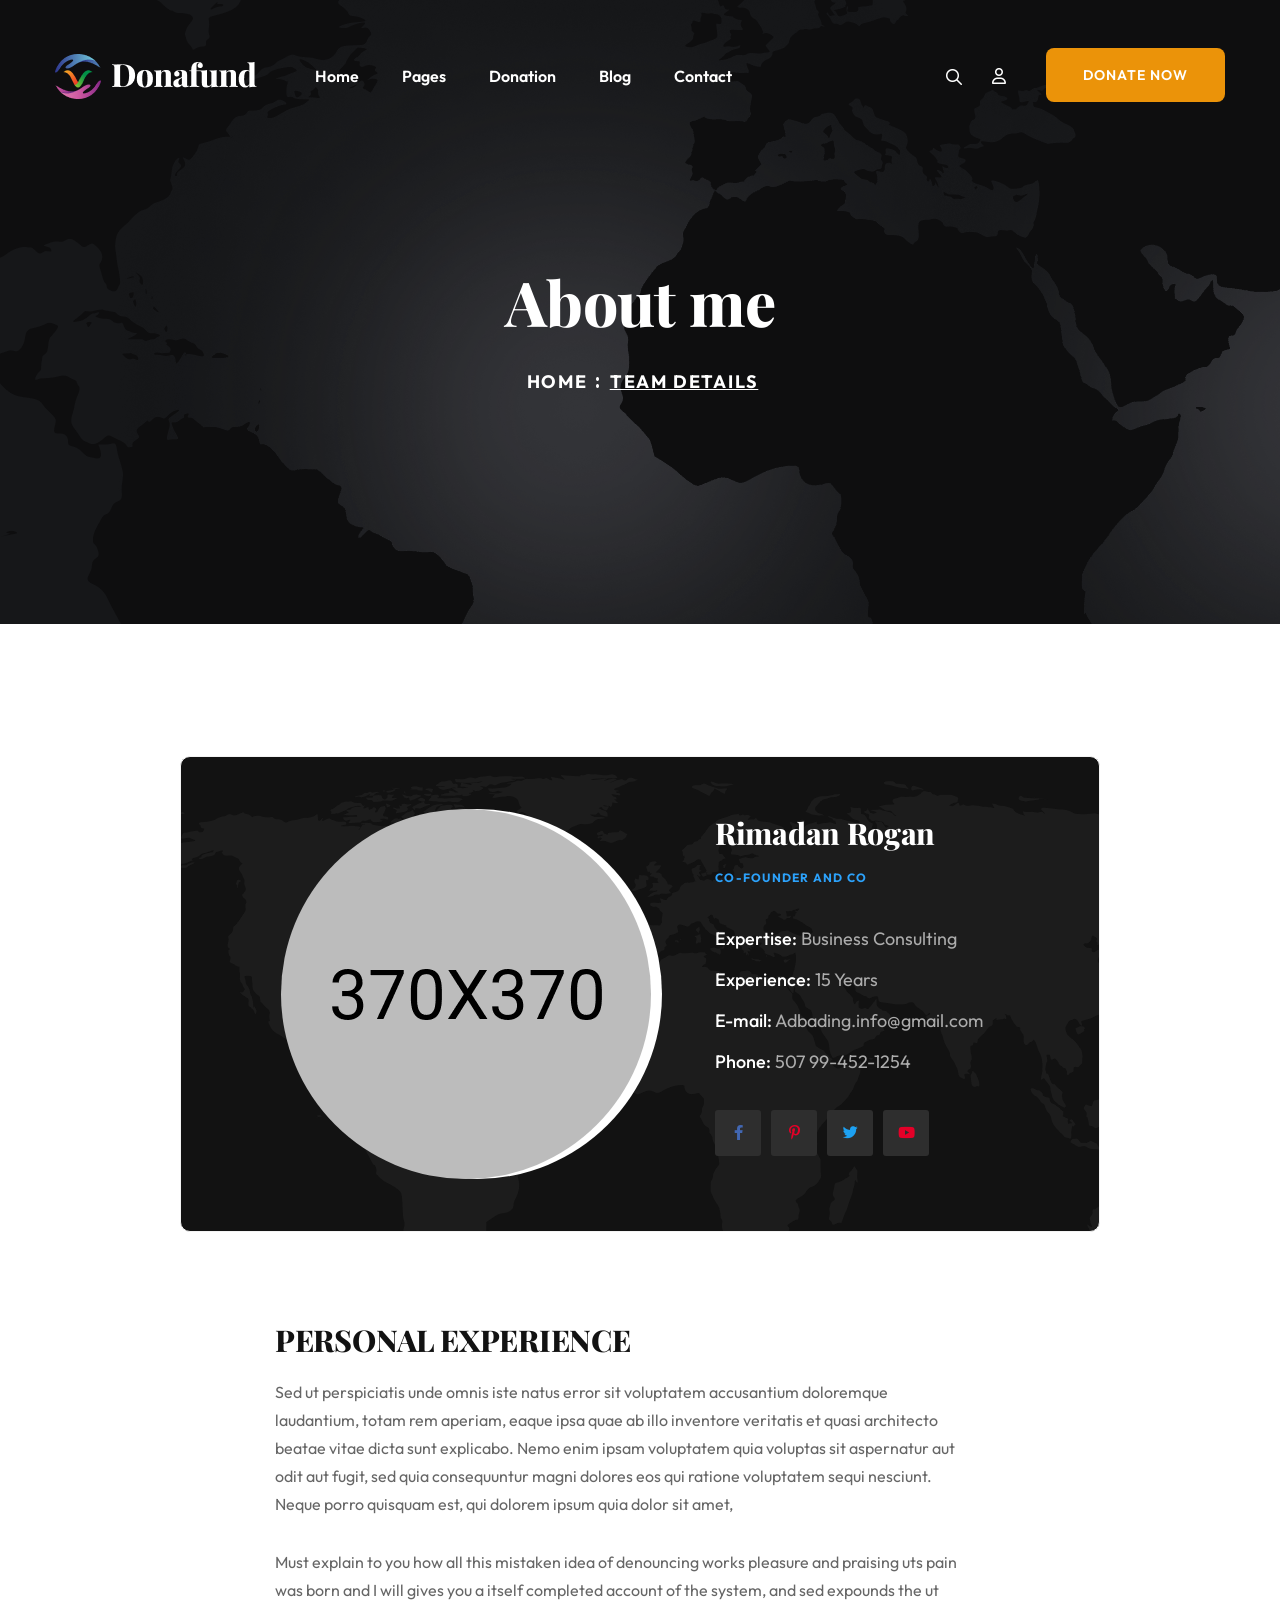
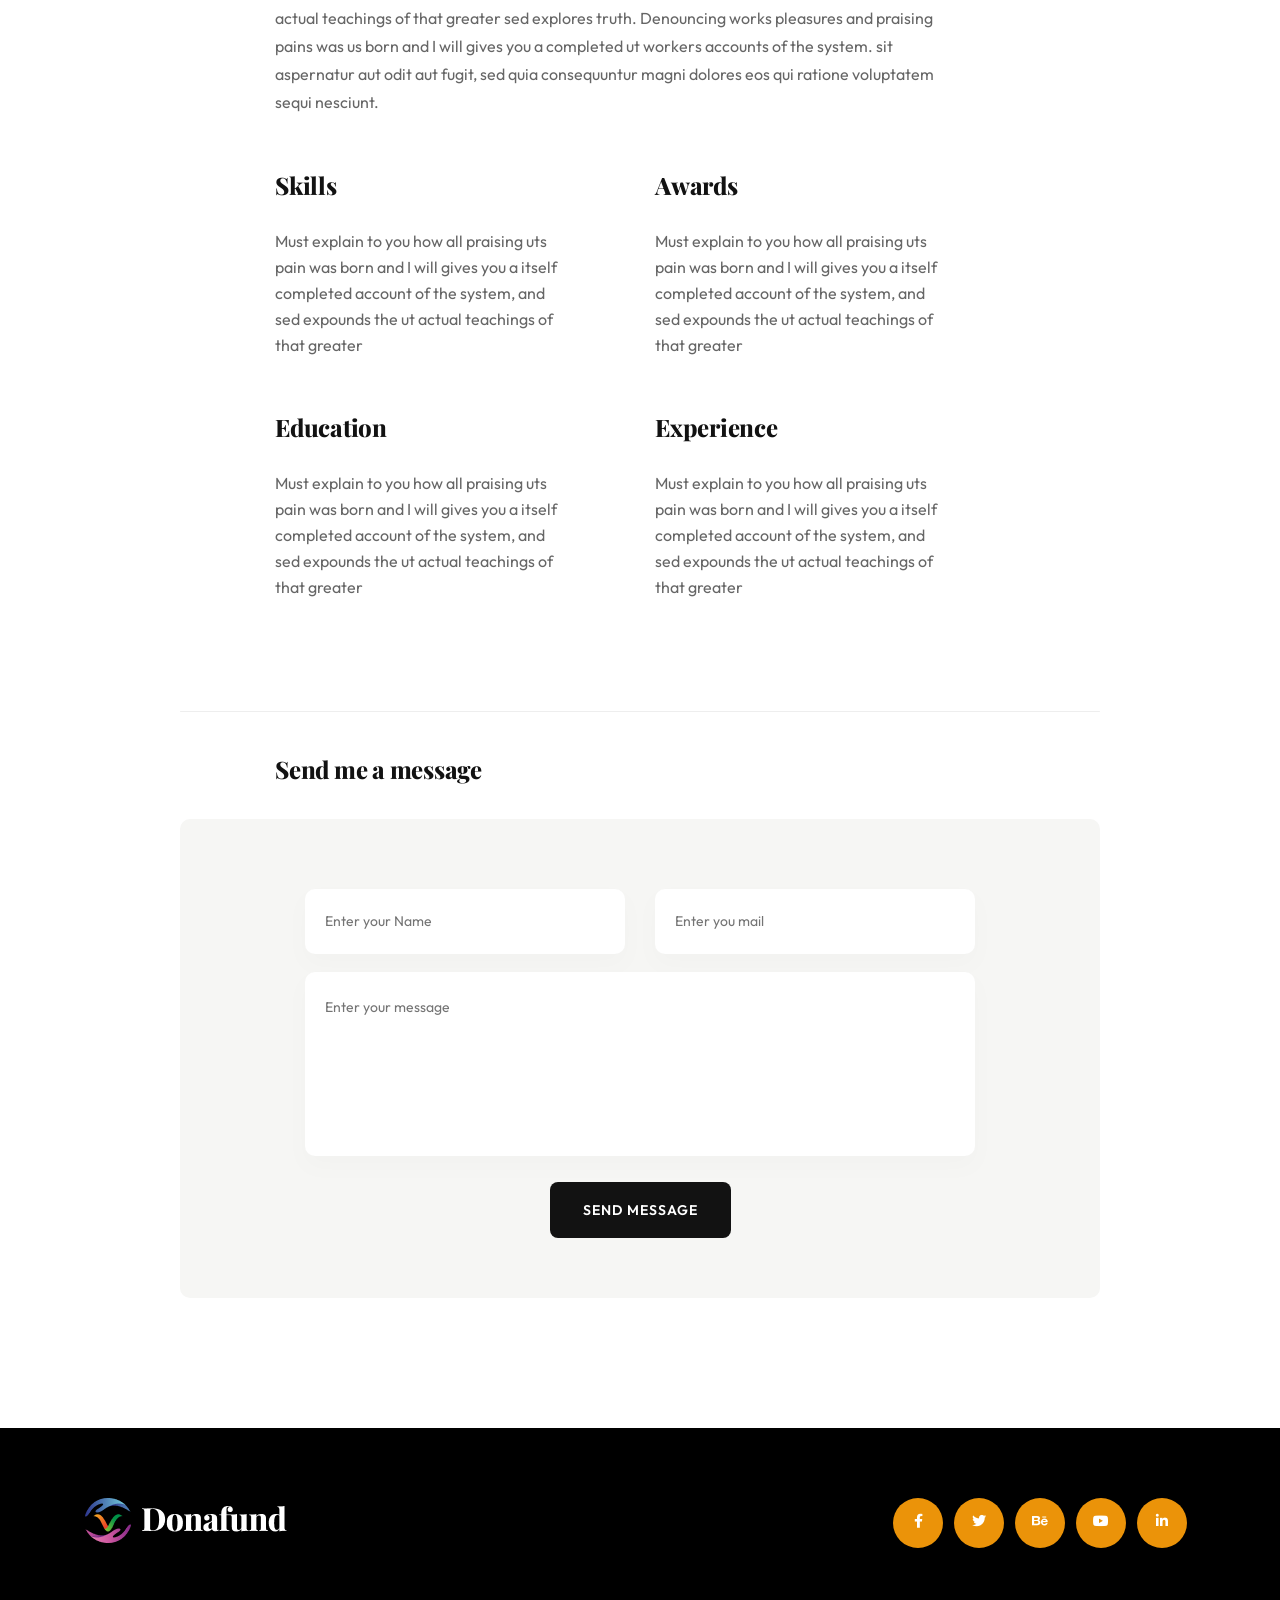
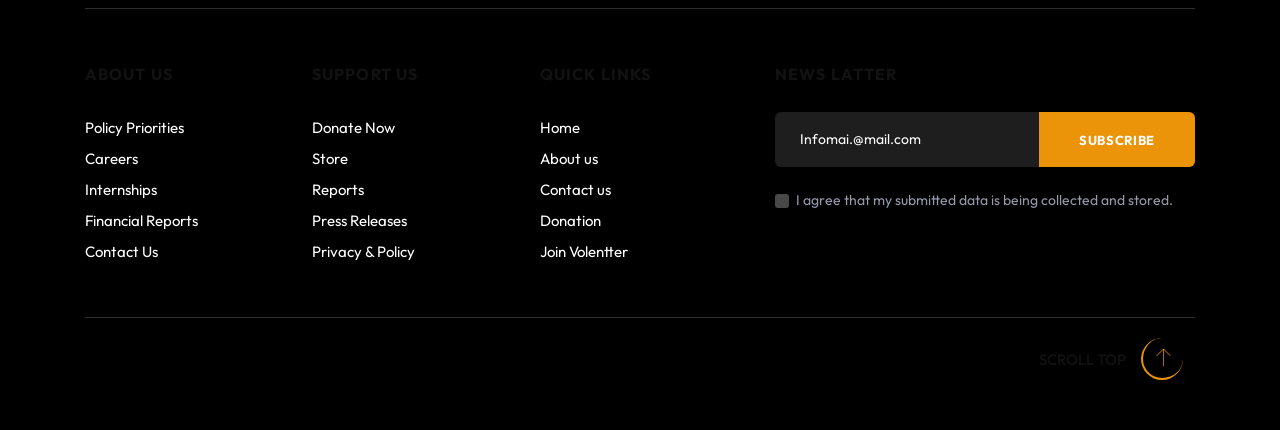
<file: about-me.html>
<!doctype html>
<html class="no-js" lang="zxx">

<head>
   <meta charset="utf-8">
   <meta http-equiv="x-ua-compatible" content="ie=edge">
   <title>Donafund - NonProfit Charity Html Template</title>
   <meta name="description" content="">
   <meta name="viewport" content="width=device-width, initial-scale=1">

   <!-- Place favicon.ico in the root directory -->
   <link rel="shortcut icon" type="image/x-icon" href="assets/img/logo/favicon.png">

   <!-- CSS here -->
   <link rel="stylesheet" href="assets/css/bootstrap.css">
   <link rel="stylesheet" href="assets/css/meanmenu.css">
   <link rel="stylesheet" href="assets/css/animate.css">
   <link rel="stylesheet" href="assets/css/swiper-bundle.css">
   <link rel="stylesheet" href="assets/css/slick.css">
   <link rel="stylesheet" href="assets/css/nouislider.css">
   <link rel="stylesheet" href="assets/css/backtotop.css">
   <link rel="stylesheet" href="assets/css/magnific-popup.css">
   <link rel="stylesheet" href="assets/css/nice-select.css">
   <link rel="stylesheet" href="assets/css/font-awesome-pro.css">
   <link rel="stylesheet" href="assets/css/spacing.css">
   <link rel="stylesheet" href="assets/css/main.css">
</head>

<body>
   <!--[if lte IE 9]>
      <p class="browserupgrade">You are using an <strong>outdated</strong> browser. Please <a href="https://browsehappy.com/">upgrade your browser</a> to improve your experience and security.</p>
      <![endif]-->

 <!-- pre loader area start -->
 <div id="loading">
   <div id="loading-center">
      <div id="loading-center-absolute">
         <!-- loading content here -->
         <div class="tp-preloader-content">
            <div class="tp-preloader-icon text-center">
               <span class="tp-preloader-animation">
                  <img src="assets/img/logo/preloader-logo.png" alt="">
               </span>
            </div>
         </div>
      </div>
   </div>
</div>
<!-- pre loader area end -->

   <!-- header area start -->
   <header id="header-sticky" class="transparent-header header__sticky">
      <div class="header-area header-area-2 header__space pt-40">
            <div class="container-fluid">
               <div class="row align-items-center justify-content-between">
                  <div class="col-xl-2 col-lg-2 col-md-6 col-6">
                     <div class="logo">
                        <a href="index.html">
                           <img alt="logo" src="assets/img/logo/logo1.png" >
                        </a>
                     </div>
                  </div>
                  <div class="d-none d-xl-block col-xl-6 col-lg-6">
                     <div class="main-menu main-menu-2 menu__space">
                        <nav id="tp-mobile-menu">
                           <ul>
                              <li class="has-dropdown">
                                 <a href="index.html">Home</a>
                                 <ul class="submenu">
                                    <li><a href="index.html">Home Style 1</a></li>
                                    <li><a href="index-2.html">Home Style 2</a></li>
                                    <li><a href="index-3.html">Home Style 3</a></li>
                                 </ul>
                              </li>
                              <li class="has-dropdown">
                                 <a href="#">Pages</a>
                                 <ul class="submenu">
                                    <li><a href="about-me.html">About me</a></li>
                                    <li><a href="about-foundation.html">About foundation</a></li>
                                    <li><a href="our-portfolio.html">Our Portfolio</a></li>
                                    <li><a href="portfolio-details.html">Portfolio Details</a></li>
                                    <li><a href="our-volunteer.html">Our volunteer</a></li>
                                    <li><a href="our-services.html">Our Services</a></li>
                                    <li><a href="service-details.html">Service details</a></li>
                                    <li><a href="faq.html">Faq</a></li>
                                 </ul>
                              </li>
                              <li class="has-dropdown">
                                 <a href="donation-listing.html">Donation</a>
                                 <ul class="submenu">
                                    <li><a href="donation-listing.html">Donation listing</a></li>
                                    <li><a href="donation-details.html">Donation details</a></li>
                                 </ul>
                              </li>
                              <li class="has-dropdown">
                                 <a href="blog-details.html">Blog</a>
                                 <ul class="submenu">
                                    <li><a href="news-blog.html">News</a></li>
                                    <li><a href="blog-details.html">Blog details</a></li>
                                 </ul>
                              </li>
                              <li>
                                 <a href="contact-us.html">Contact</a>
                              </li>
                           </ul>
                        </nav>
                     </div>
                  </div>
                  <div class="col-xl-4 col-lg-6 col-md-6 col-6">
                     <div class="header-right d-none d-lg-flex align-items-center justify-content-end">
                        <div class="header-icon">
                           <ul class="d-flex">
                              <li class="search-btn-wrap">
                                 <a class="tp-header-search-toggle">
                                    <i class="fa-regular fa-magnifying-glass header-search-open"></i>
                                    <i class="header_search-close text-white far fa-times"></i>
                                 </a>
                                 <div class="search-form">
                                    <form action="#">
                                       <input type="text" placeholder="search here">
                                       <button type="submit"><i class="far fa-search"></i></button>
                                    </form>
                                 </div>
                              </li>
                              <li><a href="#"><i class="fa-regular fa-user"></i></a></li>
                           </ul>
                        </div>
                        <div class="language d-none d-xxl-block ml-35">
                           <span><a href="#">Eng <i class="fa-regular fa-chevron-down"></i></a></span>
                           <ul>
                              <li><a href="#">Bangla</a></li>
                              <li><a href="#">Hindi</a></li>
                              <li><a href="#">Arabic</a></li>
                              <li><a href="#">Chaines</a></li>
                           </ul>
                        </div>
                        <div class="header-btn">
                           <a class="tp-btn tp-btn-shine-effect" href="donation-details.html"><span>Donate now</span></a>
                        </div>
                     </div>
                     <div class="mobile-menu d-xl-none">
                        <button class="tp-side-action tp-toogle hamburger-btn">
                           <span></span>
                           <span></span>
                           <span></span>
                        </button>
                     </div>
                  </div>
               </div>
            </div>
      </div>
   </header>
   <!-- header area end -->

   <!-- mobile menu style start -->
   <div class="fix">
      <div class="tp-side-info">
         <div class="tp-side-logo">
            <a href="index.html">
               <img src="assets/img/logo/logo.png" alt="logo">
            </a>
         </div>
         <div class="tp-side-close">
            <button> <i class="fa-solid fa-xmark"></i></button>
         </div>
         <div class="tp-mobile-menu-pos"></div>
         <div class="tp-side-content">
            <div class="tp-side-content__inner-btn mb-100">
               <a href="contact.html" class="tp-btn">Donate now</a>
            </div>
            <div class="tp-contact-info d-flex flex-column">
               <a href="tel:088245684379"><i class="fa-solid fa-phone-flip"></i> +2236 384
                  870</a>
               <a class="mail" href="#">Infomai.@mail.com</a>
            </div>
            <div class="tpfooter__social tpside-social">
               <a href="#"><i class="fa-brands fa-facebook-f"></i></a>
               <a href="#"><i class="fa-brands fa-twitter"></i></a>
               <a href="#"><i class="fa-brands fa-youtube"></i></a>
               <a href="#"><i class="fa-brands fa-linkedin-in"></i></a>
            </div>
         </div>
      </div>
      <div class="offcanvas-overlay"></div>
   </div>
   <!-- mobile menu style end -->

   <main>
      <!-- about foundation area start -->
      <div class="wrapper-box p-relative">
         <div class="breadcrumb-bg" data-background="assets/img/breadcrumb/breadcrumb-bg.png"></div>
         <div class="breadcrumb-area pt-265 pb-265">
            <div class="container">
               <div class="row">
                  <div class="col-xl-12">
                     <div class="breadcrumb__content text-center">
                        <h1 class="breadcrumb__title">About me</h1>
                        <div class="breadcrumb__list">
                           <span><a href="index.html">Home</a></span>
                           <span class="dvdr"><i class="fa-solid fa-colon"></i></span>
                           <span class="underline">team details</span>
                        </div>
                     </div>
                  </div>
               </div>
            </div>
         </div>
      </div>
      <!-- about foundation area end -->

      <!-- about me area start -->
      <section class="about-me-area pt-95">
         <div class="container">
            <div class="row justify-content-center">
               <div class="col-xl-10">
                  <div class="about-me-wrapper d-md-flex about-me-bg"
                     data-background="assets/img/about/about-me/map-about.png">
                     <div class="about-me-img p-relative">
                        <img src="assets/img/about/about-me/about-me-1.jpg" alt="">
                     </div>
                     <div class="about-me-content">
                        <h3 class="about-me-title">Rimadan Rogan</h3>
                        <span class="about-me-description">Co-founder and CO</span>
                        <div class="about-me-list">
                           <ul>
                              <li><span>Expertise:</span> Business Consulting</li>
                              <li><span>Experience:</span> 15 Years</li>
                              <li><span>E-mail:</span> Adbading.info@gmail.com</li>
                              <li><span>Phone:</span> 507 99-452-1254</li>
                           </ul>
                        </div>
                        <div class="about-me-social d-flex">
                           <div class="facebook"><a href="#"><i class="fa-brands fa-facebook-f"></i></a></div>
                           <div class="pinterest ml-10"><a href="#"><i class="fa-brands fa-pinterest-p"></i></a></div>
                           <div class="twitter ml-10"><a href="#"><i class="fa-brands fa-twitter"></i></a></div>
                           <div class="youtube ml-10"><a href="#"><i class="fa-brands fa-youtube"></i></a></div>
                        </div>
                     </div>
                  </div>
               </div>
            </div>
         </div>
      </section>
      <!-- about me area end -->

      <!-- about me text area start -->
      <section class="about-text-area pt-90 pb-130">
         <div class="container">
            <div class="row justify-content-center">
               <div class="col-lg-8">
                  <div class="about-me-personal-experience">
                     <h3 class="about-me-personal-title">
                        PERSONAL EXPERIENCE
                     </h3>
                     <p class="mb-30">Sed ut perspiciatis unde omnis iste natus error sit voluptatem accusantium
                        doloremque laudantium,
                        totam rem aperiam, eaque ipsa quae ab illo inventore veritatis et quasi architecto beatae vitae
                        dicta sunt explicabo. Nemo enim ipsam voluptatem quia voluptas sit aspernatur aut odit aut
                        fugit,
                        sed quia consequuntur magni dolores eos qui ratione voluptatem sequi nesciunt. Neque porro
                        quisquam
                        est, qui dolorem ipsum quia dolor sit amet,</p>
                     <p>Must explain to you how all this mistaken idea of denouncing works pleasure and praising uts
                        pain
                        was born and I will gives you a itself completed account of the system, and sed expounds the ut
                        actual teachings of that greater sed explores truth. Denouncing works pleasures and praising
                        pains
                        was us born and I will gives you a completed ut workers accounts of the system. sit aspernatur
                        aut
                        odit aut fugit, sed quia consequuntur magni dolores eos qui ratione voluptatem sequi nesciunt.
                     </p>
                  </div>
                  <div class="row">
                     <div class="col-lg-6 col-md-6">
                        <div class="about-me-skills">
                           <h3 class="about-me-skills-title">Skills</h3>
                           <p>Must explain to you how all praising uts pain was born and I will gives you a itself
                              completed account of the system, and sed expounds the ut actual teachings of that greater
                           </p>
                        </div>
                     </div>
                     <div class="col-lg-6 col-md-6">
                        <div class="about-me-awards">
                           <h3 class="about-me-awards-title">Awards</h3>
                           <p>Must explain to you how all praising uts pain was born and I will gives you a itself
                              completed account of the system, and sed expounds the ut actual teachings of that greater
                           </p>
                        </div>
                     </div>
                     <div class="col-lg-6 col-md-6">
                        <div class="about-me-education">
                           <h3 class="about-me-education-title">Education</h3>
                           <p>Must explain to you how all praising uts pain was born and I will gives you a itself
                              completed account of the system, and sed expounds the ut actual teachings of that greater
                           </p>
                        </div>
                     </div>
                     <div class="col-lg-6 col-md-6">
                        <div class="about-me-skills">
                           <h3 class="about-me-skills-title">Experience</h3>
                           <p>Must explain to you how all praising uts pain was born and I will gives you a itself
                              completed account of the system, and sed expounds the ut actual teachings of that greater
                           </p>
                        </div>
                     </div>
                  </div>
               </div>
            </div>
            <div class="row justify-content-center p-relative">
               <div class="col-lg-8">
                  <h3 class="about-me-send-message-title">Send me a message</h3>
               </div>
               <div class="col-lg-10">
                  <div class="about-me-send-message">
                     <div class="contact-form">
                        <form action="#">
                           <div class="row">
                              <div class="col-xl-6 col-lg-6">
                                 <div class="contact-input">
                                    <input type="text" placeholder="Enter your Name">
                                 </div>
                              </div>
                              <div class="col-xl-6 col-lg-6">
                                 <div class="contact-input">
                                    <input type="text" placeholder="Enter you mail">
                                 </div>
                              </div>
                              <div class="col-xl-12">
                                 <div class="contact-input">
                                    <textarea placeholder="Enter your message"></textarea>
                                 </div>
                                 <div class="about-me-btn text-center">
                                    <button class="tp-btn-black tp-btn-shine-effect">Send Message</button>
                                 </div>
                              </div>
                           </div>
                        </form>
                     </div>
                  </div>
               </div>
            </div>
         </div>
      </section>
      <!-- about me text area end -->

   </main>

   <!-- footer area start -->
   <footer class="bg-black">
      <div class="footer-social-area pt-70">
         <div class="container">
            <div class="tpborder-bottom pb-35">
               <div class="row">
                  <div class="col-xl-6 col-lg-6 col-md-6 ">
                     <div class="tpfooter__logo mb-30">
                        <a href="index.html"><img src="assets/img/logo/footer-logo.png" alt=""></a>
                     </div>
                  </div>
                  <div class="col-xl-6 col-lg-6 col-md-6 ">
                     <div class="tpfooter__social text-start text-md-end">
                        <a href="#"><i class="fa-brands fa-facebook-f"></i></a>
                        <a href="#"><i class="fa-brands fa-twitter"></i></a>
                        <a href="#"><i class="fa-brands fa-behance"></i></a>
                        <a href="#"><i class="fa-brands fa-youtube"></i></a>
                        <a href="#"><i class="fa-brands fa-linkedin-in"></i></a>
                     </div>
                  </div>
               </div>
            </div>
         </div>
      </div>
      <div class="footer-widget-area">
         <div class="container">
            <div class="tpborder-bottom pt-35 pb-50 mb-20 mt-20">
               <div class="row">
                  <div class="col-xl-3 col-lg-3 col-md-4 col-6 col-6">
                     <div class="tpfooter-widget tp-footer-col-1">
                        <h3 class="tpfooter-widget__title">
                           About us
                        </h3>
                        <ul>
                           <li><a href="#">Policy Priorities</a></li>
                           <li><a href="#">Careers</a></li>
                           <li><a href="#">Internships</a></li>
                           <li><a href="#">Financial Reports</a></li>
                           <li><a href="#">Contact Us</a></li>
                        </ul>
                     </div>
                  </div>
                  <div class="col-xl-3 col-lg-3 col-md-4 col-6 col-6">
                     <div class="tpfooter-widget tp-footer-col-2">
                        <h3 class="tpfooter-widget__title">
                           Support us
                        </h3>
                        <ul>
                           <li><a href="#">Donate Now</a></li>
                           <li><a href="#">Store</a></li>
                           <li><a href="#">Reports</a></li>
                           <li><a href="#">Press Releases</a></li>
                           <li><a href="#">Privacy & Policy</a></li>
                        </ul>
                     </div>
                  </div>
                  <div class="col-xl-2 col-lg-2 col-md-4 col-6">
                     <div class="tpfooter-widget tp-footer-col-3">
                        <h3 class="tpfooter-widget__title">
                           Quick LInks
                        </h3>
                        <ul>
                           <li><a href="#">Home</a></li>
                           <li><a href="#">About us</a></li>
                           <li><a href="#">Contact us</a></li>
                           <li><a href="#">Donation</a></li>
                           <li><a href="#">Join Volentter</a></li>
                        </ul>
                     </div>
                  </div>
                  <div class="col-xl-4 col-lg-4 col-md-8 col-12">
                     <div class="tpfooter-widget tp-footer-col-4">
                        <h3 class="tpfooter-widget__title">
                           News Latter
                        </h3>
                        <div class="tpfooter-subscribe p-relative mb-20">
                           <form>
                              <input type="email" placeholder="Infomai.@mail.com">
                              <button type="submit">Subscribe</button>
                           </form>
                        </div>
                        <div class="tp-check-box">
                           <div class="form-check">
                              <input class="form-check-input" type="checkbox" value="" id="footer-agree">
                              <label class="form-check-label" for="footer-agree">
                                 I agree that my submitted data is being collected and stored.
                              </label>
                           </div>
                        </div>
                     </div>
                  </div>
               </div>
            </div>
         </div>
      </div>
      <div class="footer-copyright-area pb-50">
         <div class="container">
            <div class="row align-items-center">
               <div class="col-xl-8 col-lg-6 col-md-6">
                  <div class="tp-copyright">
                     <p>Copyright@example 2022 all right Reserved</p>
                  </div>
               </div>
               <div class="col-xl-4 col-lg-6 col-md-6">
                  <div class="d-flex justify-content-md-end backtop">
                     <div class="tp-backtop">
                        <button type="button" class="back-to-top-btn">
                              <span>Scroll Top</span>
                              <span><i class="fa-thin fa-arrow-up"></i></span>   
                           </button>
                     </div>
                  </div>
               </div>
            </div>
         </div>
      </div>
   </footer>
   <!-- footer area end -->


   <!-- JS here -->
   <script src="assets/js/vendor/jquery.js"></script>
   <script src="assets/js/vendor/waypoints.js"></script>
   <script src="assets/js/bootstrap-bundle.js"></script>
   <script src="assets/js/jquery.meanmenu.js"></script>
   <script src="assets/js/swiper-bundle.js"></script>
   <script src="assets/js/slick.min.js"></script>
   <script src="assets/js/nouislider.js"></script>
   <script src="assets/js/magnific-popup.js"></script>
   <script src="assets/js/parallax.js"></script>
   <script src="assets/js/nice-select.js"></script>
   <script src="assets/js/purecounter.js"></script>
   <script src="assets/js/wow.js"></script>
   <script src="assets/js/isotope-pkgd.js"></script>
   <script src="assets/js/imagesloaded-pkgd.js"></script>
   <script src="assets/js/ajax-form.js"></script>
   <script src="assets/js/main.js"></script>
</body>

</html>
</file>
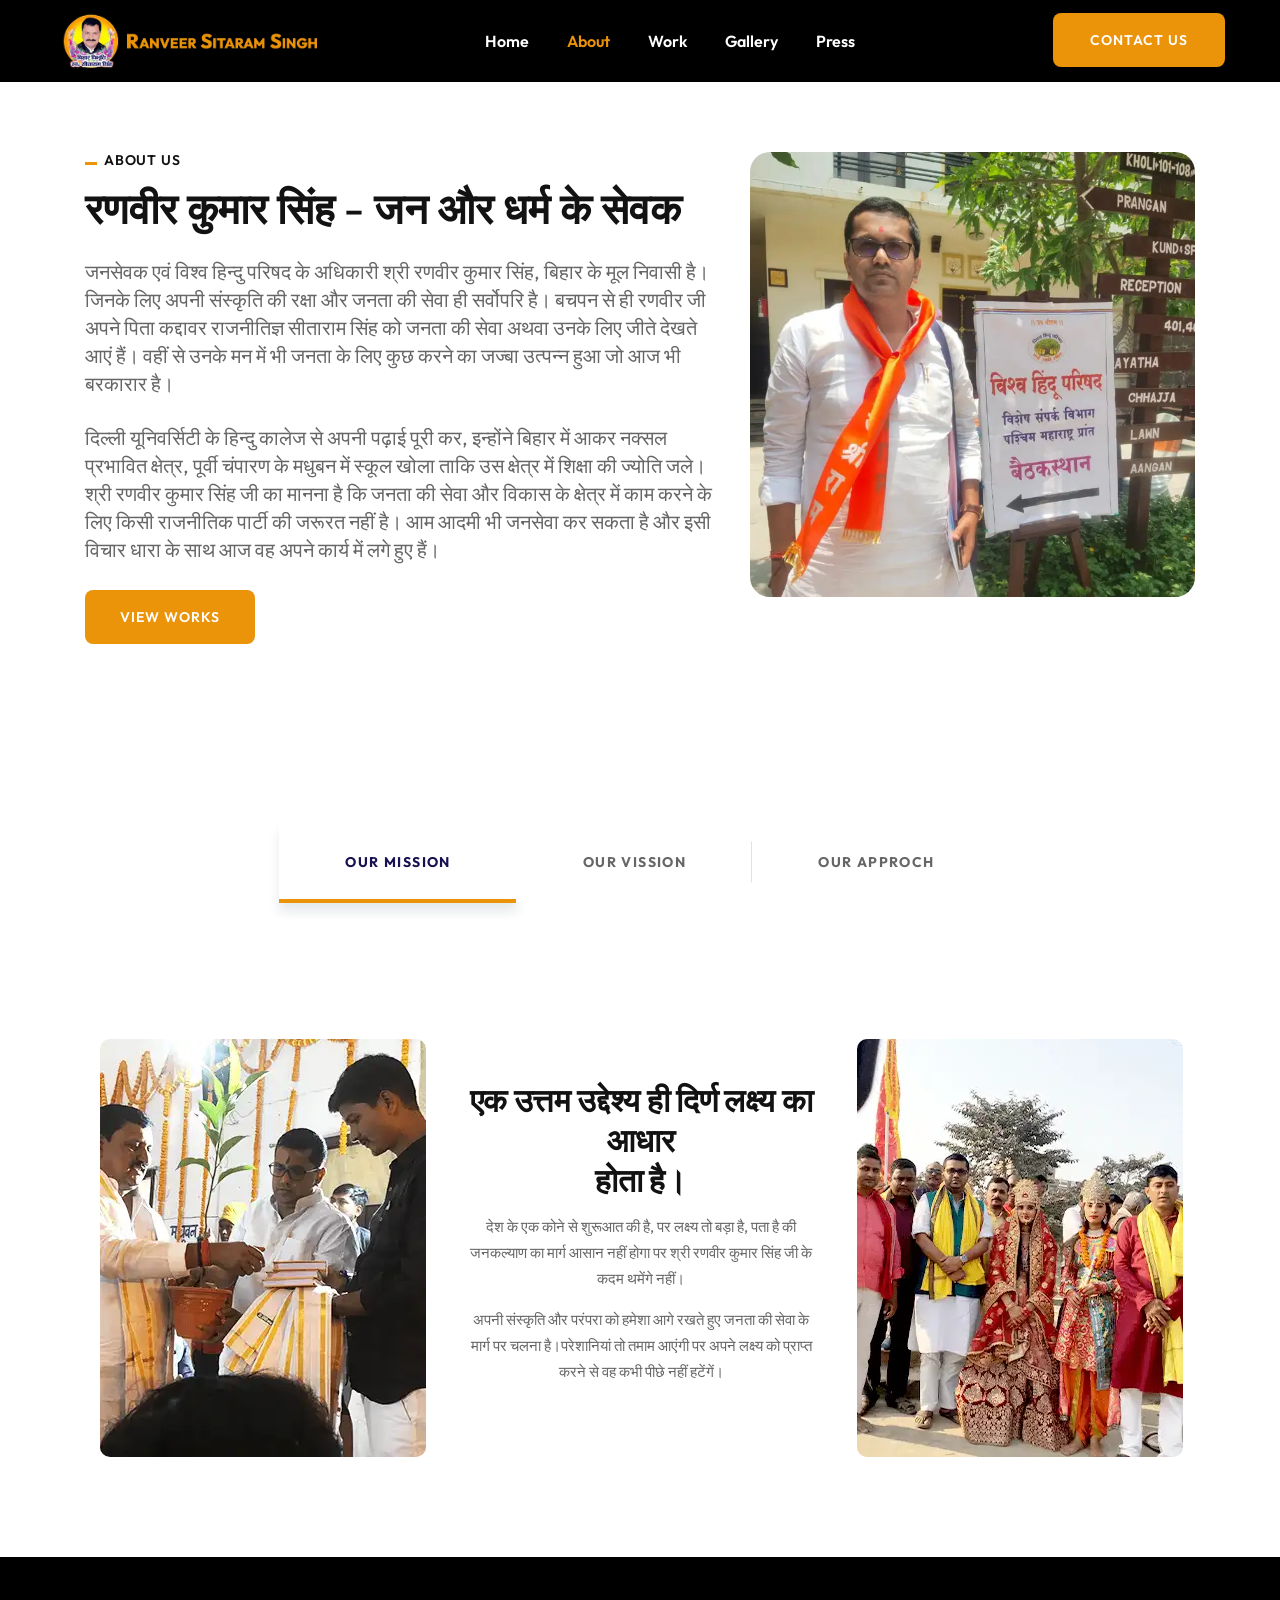
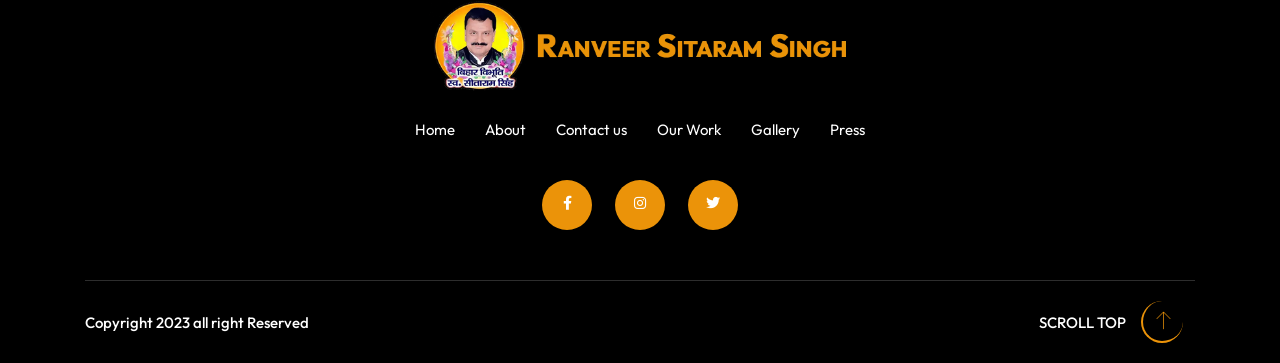
<file: about.html>
<!DOCTYPE html>
<html class="no-js" lang="zxx">
  <head>
    <meta charset="utf-8" />
    <meta http-equiv="x-ua-compatible" content="ie=edge" />
    <title>About | Ranveer Siteram Singh</title>
    <meta name="description" content="" />
    <meta name="viewport" content="width=device-width, initial-scale=1" />

    <!-- Place favicon.ico in the root directory -->
    <link
      rel="shortcut icon"
      type="image/x-icon"
      href="assets/img/new/homepage/Fevicon.webp"
    />

    <!-- CSS here -->
    <link rel="stylesheet" href="assets/css/bootstrap.css" />
    <link rel="stylesheet" href="assets/css/meanmenu.css" />
    <link rel="stylesheet" href="assets/css/animate.css" />
    <link rel="stylesheet" href="assets/css/swiper-bundle.css" />
    <link rel="stylesheet" href="assets/css/slick.css" />
    <link rel="stylesheet" href="assets/css/nouislider.css" />
    <link rel="stylesheet" href="assets/css/backtotop.css" />
    <link rel="stylesheet" href="assets/css/magnific-popup.css" />
    <link rel="stylesheet" href="assets/css/nice-select.css" />
    <link rel="stylesheet" href="assets/css/font-awesome-pro.css" />
    <link rel="stylesheet" href="assets/css/spacing.css" />
    <link rel="stylesheet" href="assets/css/main.css" />
  </head>

  <body>
    <!--[if lte IE 9]>
      <p class="browserupgrade">
        You are using an <strong>outdated</strong> browser. Please
        <a href="https://browsehappy.com/">upgrade your browser</a> to improve
        your experience and security.
      </p>
    <![endif]-->

    <!-- pre loader area start -->
    <div id="loading">
      <div id="loading-center">
        <div id="loading-center-absolute">
          <div class="tp-preloader-content">
            <div class="tp-preloader-icon text-center">
              <span class="tp-preloader-animation">
                <img
                  src="assets/img/new/LOgo-Png.webp"
                  style="width: 100%"
                  alt=""
                />
              </span>
            </div>
          </div>
        </div>
      </div>
    </div>
    <!-- pre loader area end -->

    <!-- header area start -->
    <header
      id="header-sticky"
      class="header__sticky"
      style="background-color: black; padding-top: 5px; padding-bottom: 5px"
    >
      <div class="header-area header-area-2 header__space">
        <div class="container-fluid">
          <div class="row align-items-center justify-content-between">
            <div class="col-xl-3 col-lg-3 col-md-6 col-sm-4">
              <div class="logo">
                <a href="index.html">
                  <!-- <p
                    style="
                      font-size: 24px;
                      font-weight: bold;
                      padding-top: 10px;
                      color: #eb9309;
                    "
                  >
                    Ranveer Sitaram Singh
                  </p> -->
                  <img
                    class="header-logo"
                    alt="logo"
                    src="assets/img/new/LOgo-Png.webp"
                  />
                </a>
              </div>
            </div>
            <div class="d-none d-xl-block col-xl-6 col-lg-6 text-center">
              <div class="main-menu main-menu-2 menu__space">
                <nav id="tp-mobile-menu">
                  <ul>
                    <li class="">
                      <a href="index.html">Home</a>
                    </li>
                    <li class="nav-active">
                      <a href="about.html"
                        ><span style="color: #eb9309">About</span>
                      </a>
                    </li>
                    <li class="">
                      <a href="our-work.html">Work</a>
                    </li>
                    <!-- <li class="has-dropdown">
                      <a href="#">Gallery</a>
                      <ul class="submenu">
                        <li><a href="#">Photos</a></li>
                        <li><a href="#">Videos</a></li>
                      </ul>
                    </li> -->
                    <li>
                      <a href="gallery.html">Gallery</a>
                    </li>

                    <li>
                      <a href="press.html">Press</a>
                    </li>
                  </ul>
                </nav>
              </div>
            </div>
            <div class="col-xl-3 col-lg-6 col-md-6 col-6">
              <div
                class="header-right d-none d-lg-flex align-items-center justify-content-end"
              >
                <div class="header-btn">
                  <a class="tp-btn tp-btn-shine-effect" href="contact-us.html"
                    ><span>Contact Us</span></a
                  >
                </div>
              </div>
              <div class="mobile-menu d-xl-none">
                <button class="tp-side-action tp-toogle hamburger-btn">
                  <span></span>
                  <span></span>
                  <span></span>
                </button>
              </div>
            </div>
          </div>
        </div>
      </div>
    </header>
    <!-- header area end -->

    <!-- mobile menu style start -->
    <div class="fix">
      <div class="tp-side-info">
        <div class="tp-side-logo">
          <a href="#">
            <img
              alt="logo"
              src="assets/img/new/LOgo-Png.webp"
              style="width: 100%"
            />
          </a>
        </div>
        <div class="tp-side-close">
          <button><i class="fa-solid fa-xmark"></i></button>
        </div>
        <div class="tp-mobile-menu-pos"></div>
        <div class="tp-side-content">
          <div class="tp-side-content__inner-btn mb-100">
            <a href="#" class="tp-btn">Contact Us</a>
          </div>
          <div class="tp-contact-info d-flex flex-column">
            <a href="tel:088245684379"
              ><i class="fa-solid fa-phone-flip"></i> +2236 384 870</a
            >
            <a class="mail" href="mailto:infomai.@mail.com"
              >Infomai.@mail.com</a
            >
          </div>
        </div>
      </div>
      <div class="offcanvas-overlay"></div>
    </div>
    <!-- mobile menu style end -->
    <!-- header area end -->

    <main>
      <!-- volunteers area 5 start -->
      <section class="volunteers-area-4 about-foundation pb-100 pt-40">
        <div class="container">
          <div class="row reverse-row">
            <div class="col-lg-7 col-md-12 col-12 mt-30 column">
              <div class="volunteers-section-4 about-foundation">
                <div class="tp-section-title-wrapper">
                  <span
                    class="section-sub-title has-before wow fadeInLeft"
                    data-wow-duration="0.5s"
                    data-wow-delay=".5s"
                  >
                    about us</span
                  >
                  <h3
                    class="section-title wow fadeInLeft"
                    data-wow-duration="0.5s"
                    data-wow-delay=".5s"
                  >
                    रणवीर कुमार सिंह - जन और धर्म के सेवक
                  </h3>
                </div>
                <p
                  class="wow fadeInLeft"
                  data-wow-duration="1s"
                  data-wow-delay=".5s"
                >
                  जनसेवक एवं विश्व हिन्दु परिषद के अधिकारी श्री रणवीर कुमार
                  सिंह, बिहार के मूल निवासी है। जिनके लिए अपनी संस्कृति की रक्षा
                  और जनता की सेवा ही सर्वोपरि है। बचपन से ही रणवीर जी अपने पिता
                  कद्दावर राजनीतिज्ञ सीताराम सिंह को जनता की सेवा अथवा उनके लिए
                  जीते देखते आएं हैं। वहीं से उनके मन में भी जनता के लिए कुछ
                  करने का जज्बा उत्पन्न हुआ जो आज भी बरकारार है।
                </p>
                <p
                  class="wow fadeInLeft"
                  data-wow-duration="1s"
                  data-wow-delay=".5s"
                >
                  दिल्ली यूनिवर्सिटी के हिन्दु कालेज से अपनी पढ़ाई पूरी कर,
                  इन्होंने बिहार में आकर नक्सल प्रभावित क्षेत्र, पूर्वी चंपारण
                  के मधुबन में स्कूल खोला ताकि उस क्षेत्र में शिक्षा की ज्योति
                  जले। श्री रणवीर कुमार सिंह जी का मानना है कि जनता की सेवा और
                  विकास के क्षेत्र में काम करने के लिए किसी राजनीतिक पार्टी की
                  जरूरत नहीं है। आम आदमी भी जनसेवा कर सकता है और इसी विचार धारा
                  के साथ आज वह अपने कार्य में लगे हुए हैं।
                </p>

                <div
                  class="tpvoluntrees-3-btn wow fadeInLeft"
                  data-wow-duration="1s"
                  data-wow-delay=".7s"
                >
                  <a class="tp-btn tp-btn-shine-effect" href="contact-us.html"
                    >View Works</a
                  >
                </div>
              </div>
            </div>
            <div class="col-lg-5 col-md-12 col-12 mt-30">
              <div class="row tp-gx-20">
                <div
                  class="imagecontainer wow fadeInLeft"
                  data-wow-duration="1s"
                  data-wow-delay=".7s"
                >
                  <!-- <img src="assets/img/new/50.webp" alt="" width="100%" /> -->
                  <img src="assets/img/new/50.webp" alt="" width="100%" />
                </div>
              </div>
            </div>
          </div>
        </div>
      </section>
      <!-- volunteers area 4 end -->

      <!-- our mission area start -->
      <section class="our-mission-area pt-175 pb-40">
        <div class="container">
          <div class="row justify-content-center">
            <div class="col-xl-8">
              <div class="our-mission-tab tp-tab">
                <div class="our-mission-tab-inner tp-tab-menu p-relative">
                  <nav>
                    <div
                      class="nav nav-tabs justify-content-center"
                      id="nav-tab"
                      role="tablist"
                    >
                      <button
                        class="nav-link active"
                        id="nav-home-tab"
                        data-bs-toggle="tab"
                        data-bs-target="#nav-home"
                        type="button"
                        role="tab"
                        aria-controls="nav-home"
                        aria-selected="true"
                      >
                        Our Mission
                      </button>
                      <button
                        class="nav-link"
                        id="nav-profile-tab"
                        data-bs-toggle="tab"
                        data-bs-target="#nav-profile"
                        type="button"
                        role="tab"
                        aria-controls="nav-profile"
                        aria-selected="false"
                      >
                        Our vission
                      </button>
                      <button
                        class="nav-link"
                        id="nav-contact-tab"
                        data-bs-toggle="tab"
                        data-bs-target="#nav-contact"
                        type="button"
                        role="tab"
                        aria-controls="nav-contact"
                        aria-selected="false"
                      >
                        Our Approch
                      </button>
                      <span
                        id="marker"
                        class="tp-tab-line d-none d-sm-inline-block"
                      ></span>
                    </div>
                  </nav>
                </div>
              </div>
            </div>
          </div>
          <div class="row">
            <div class="col-xl-12 col-lg-12 col-md-12 col-12">
              <div class="our-mission-tab-content">
                <div class="tab-content" id="nav-tabContent">
                  <div
                    class="tab-pane fade show active"
                    id="nav-home"
                    role="tabpanel"
                    aria-labelledby="nav-home-tab"
                  >
                    <div class="mission-box">
                      <div class="row">
                        <div class="col-xl-3 col-lg-3 col-md-6 col-12">
                          <div class="our-mission-img text-center">
                            <img
                              src="assets/img/new/homepage/Our mission-1.webp"
                              alt=""
                            />
                          </div>
                        </div>
                        <div class="col-xl-6 col-lg-6 col-md-6 col-12">
                          <div class="our-vission-wrapper">
                            <h2 class="section-title">
                              एक उत्तम उद्देश्य ही दिर्ण लक्ष्य का आधार <br />
                              होता है।
                            </h2>
                            <p>
                              देश के एक कोने से शुरूआत की है, पर लक्ष्य तो बड़ा
                              है, पता है की जनकल्याण का मार्ग आसान नहीं होगा पर
                              श्री रणवीर कुमार सिंह जी के कदम थमेंगे नहीं।
                            </p>
                            <p>
                              अपनी संस्कृति और परंपरा को हमेशा आगे रखते हुए जनता
                              की सेवा के मार्ग पर चलना है।परेशानियां तो तमाम
                              आएंगी पर अपने लक्ष्य को प्राप्त करने से वह कभी
                              पीछे नहीं हटेंगें।
                            </p>
                          </div>
                        </div>
                        <div class="col-xl-3 col-lg-3 col-md-6 col-12">
                          <div class="our-approch-img text-sm-end">
                            <img
                              src="assets/img/new/homepage/Our mission-2.webp"
                              alt=""
                            />
                          </div>
                        </div>
                      </div>
                    </div>
                  </div>
                  <div
                    class="tab-pane fade"
                    id="nav-profile"
                    role="tabpanel"
                    aria-labelledby="nav-profile-tab"
                  >
                    <div class="mission-box">
                      <div class="row">
                        <div class="col-xl-3 col-lg-3 col-md-6 col-12">
                          <div class="our-mission-img text-center">
                            <img
                              src="assets/img/new/homepage/Our Vision-1.webp"
                              alt=""
                            />
                          </div>
                        </div>
                        <div class="col-lg-6 col-md-6 col-12">
                          <div class="our-vission-wrapper">
                            <h2 class="section-title">
                              बेहतर कल के लिए आज कदम उठाना <br />
                              जरूरी है।
                            </h2>
                            <p>
                              श्री रणवीर कुमार सिंह जी का बाल्यावस्था से ही जनता
                              की सेवा के प्रति झुकाव रहा है। बिहार के नक्सलवाद
                              को बचपन से महसूस करने कि वजह से उनके मन में पूर्वी
                              चंपारण में शिक्षा को बढ़ावा देने का विचार जागरित
                              हुआ क्योंकि उनका मानना है की शिक्षा से ही लोगों को
                              सही दिशा से अवगत कराया जा सकता है।
                            </p>
                            <p>
                              उन्होंने अपने जीवन में दो मुख्य उद्देश्य बनाया,
                              पहला जनता की सेवा और दूसरा नक्सलवादियों से आजादी
                              के साथ सबको बेहतर शिक्षा का मौका प्रदान करना।
                            </p>
                          </div>
                        </div>
                        <div class="col-xl-3 col-lg-3 col-md-6 col-12">
                          <div class="our-approch-img text-sm-end">
                            <img
                              src="assets/img/new/homepage/Our Vision-2.webp"
                              alt=""
                            />
                          </div>
                        </div>
                      </div>
                    </div>
                  </div>
                  <div
                    class="tab-pane fade"
                    id="nav-contact"
                    role="tabpanel"
                    aria-labelledby="nav-contact-tab"
                  >
                    <div class="mission-box">
                      <div class="row">
                        <div class="col-xl-3 col-lg-3 col-md-6 col-12">
                          <div class="our-mission-img text-center">
                            <img
                              src="assets/img/new/homepage/Our Approach-1.webp"
                              alt=""
                            />
                          </div>
                        </div>
                        <div class="col-lg-6 col-md-6 col-12">
                          <div class="our-vission-wrapper">
                            <h2 class="section-title">
                              समृध्दि की ओर संघर्ष ज़ारी।
                            </h2>
                            <p>
                              श्री रणवीर कुमार सिंह अपने देखे सपने को पूरा करने
                              के लिए हर मुमकिन प्रयास कर रहे हैं, अब चाहे वो
                              दहेज से मुक्ति दिलाना हो या पूर्वी चंपारण क्षेत्र
                              में शिक्षा को बढ़ावा देना।
                            </p>
                            <p>
                              अब जनसेवा ही उनकी दिनचर्या बन गई है। इसके अतिरिक्त
                              अक्सर लोगों की सेवा के लिए वह मौजूद रहते हैं।
                            </p>
                          </div>
                        </div>
                        <div class="col-xl-3 col-lg-3 col-md-6 col-12">
                          <div class="our-approch-img text-sm-end">
                            <img
                              src="assets/img/new/homepage/Our Approach-2.webp"
                              alt=""
                            />
                          </div>
                        </div>
                      </div>
                    </div>
                  </div>
                </div>
              </div>
            </div>
          </div>
        </div>
      </section>
      <!-- our mission area end -->

      <!-- blog area start -->
      <!-- <section class="tpblog-area pb-130 pt-125">
        <div class="container">
          <div class="row">
            <div class="col-xl-12">
              <div class="tpblog">
                <div class="section-title-wrapper">
                  <span
                    class="section-sub-title has-before has-after text-center"
                  >
                    Our Article and Blog
                  </span>
                  <h3 class="section-title text-center">
                    Check latest blog post
                  </h3>
                </div>
              </div>
            </div>
          </div>
          <div class="row tp-gx-40">
            <div class="col-xl-6 col-lg-6">
              <div
                class="tpblog mt-30 wow fadeInLeft"
                data-wow-duration="1s"
                data-wow-delay=".5s"
              >
                <div class="tpblog__thumb">
                  <a href="blog-details.html"
                    ><img src="assets/img/blog/blog-1.webp" alt=""
                  /></a>
                  <a href="donation-details.html"><span>Health</span></a>
                </div>
                <div class="tpblog__content">
                  <h3 class="tpblog__title">
                    <a href="blog-details.html"
                      >Why you should join as a volunteer with us - 2022</a
                    >
                  </h3>
                  <p>
                    There are many variations of passages of Lorem Ipsum
                    available, but the majority have suffered alteration in some
                    form
                  </p>
                  <div
                    class="tpblog__details d-flex justify-content-md-between align-items-center flex-wrap"
                  >
                    <div class="tpblog__author">
                      <img src="assets/img/blog/blog-auther-2.webp" alt="" />
                      <span>Rasal Tin</span>
                    </div>
                    <div class="tpblog__comments">
                      <span>356<i class="fa-regular fa-heart"></i></span>
                      <span
                        >12.January.2022<i class="fa-regular fa-clock"></i
                      ></span>
                    </div>
                  </div>
                </div>
              </div>
            </div>
            <div class="col-xl-6 col-lg-6">
              <div
                class="tpblog mt-30 wow fadeInRight"
                data-wow-duration="1s"
                data-wow-delay=".5s"
              >
                <div class="tpblog__thumb">
                  <a href="blog-details.html"
                    ><img src="assets/img/blog/blog-4.webp" alt=""
                  /></a>
                  <a href="donation-details.html"><span>donation</span></a>
                </div>
                <div class="tpblog__content">
                  <h3 class="tpblog__title">
                    <a href="blog-details.html"
                      >Helping people be awesome with us - 2022</a
                    >
                  </h3>
                  <p>
                    There are many variations of passages of Lorem Ipsum
                    available, but the majority have suffered alteration in some
                    form
                  </p>
                  <div
                    class="tpblog__details d-flex justify-content-md-between align-items-center flex-wrap"
                  >
                    <div class="tpblog__author">
                      <img src="assets/img/blog/blog-auther.webp" alt="" />
                      <span>Rasalina Halim</span>
                    </div>
                    <div class="tpblog__comments">
                      <span>356 <i class="fa-regular fa-heart"></i></span>
                      <span
                        >12.January.2022<i class="fa-regular fa-clock"></i
                      ></span>
                    </div>
                  </div>
                </div>
              </div>
            </div>
          </div>
        </div>
      </section> -->
      <!-- blog area end -->
    </main>
    <!-- footer area start -->
    <footer class="mt-4" style="background-color: black">
      <div class="footer-widget-area" style="">
        <div class="container text-center-class">
          <div class="tpborder-bottom pt-35 pb-50 mb-20 mt-20">
            <div class="row justify-content-md-center">
              <div class="col-xl-8 col-lg-8">
                <div class="tpfooter__logo">
                  <div>
                    <a href="index.html"
                      ><img
                        alt="logo"
                        src="assets/img/new/LOgo-Png.webp"
                        class="footer-logo"
                    /></a>
                  </div>
                </div>
                <div class="tpfooter-widget">
                  <ul class="footer-li" style="">
                    <li><a href="index.html">Home</a></li>
                    <li><a href="about.html">About</a></li>
                    <li><a href="contact-us.html">Contact us</a></li>
                    <li><a href="our-work.html"> Our Work</a></li>
                    <li><a href="gallery.html">Gallery</a></li>
                    <li><a href="press.html">Press</a></li>
                  </ul>
                </div>
                <div class="tpfooter__social pt-20 footer-social">
                  <a
                    href="https://www.facebook.com/profile.php?id=100004130050339"
                    target="_blank"
                    ><i class="fa-brands fa-facebook-f"></i
                  ></a>

                  <a href="#"><i class="fa-brands fa-instagram"></i></a>
                  <a href="https://twitter.com/RKS1Singh" target="_blank"
                    ><i class="fa-brands fa-twitter"></i
                  ></a>
                </div>
              </div>
            </div>
          </div>
        </div>
      </div>
      <div class="footer-copyright-area pb-20">
        <div class="container">
          <div class="row align-items-center">
            <div class="col-xl-8 col-lg-6 col-md-6">
              <div class="tp-copyright">
                <p style="color: white">Copyright 2023 all right Reserved</p>
              </div>
            </div>
            <div class="col-xl-4 col-lg-6 col-md-6">
              <div class="d-flex justify-content-md-end backtop">
                <div class="tp-backtop">
                  <button type="button" class="back-to-top-btn">
                    <span style="color: white">Scroll Top</span>
                    <span><i class="fa-thin fa-arrow-up"></i></span>
                  </button>
                </div>
              </div>
            </div>
          </div>
        </div>
      </div>
    </footer>
    <!-- footer area end -->

    <!-- JS here -->
    <script src="assets/js/vendor/jquery.js"></script>
    <script src="assets/js/vendor/waypoints.js"></script>
    <script src="assets/js/bootstrap-bundle.js"></script>
    <script src="assets/js/jquery.meanmenu.js"></script>
    <script src="assets/js/swiper-bundle.js"></script>
    <script src="assets/js/slick.min.js"></script>
    <script src="assets/js/nouislider.js"></script>
    <script src="assets/js/magnific-popup.js"></script>
    <script src="assets/js/parallax.js"></script>
    <script src="assets/js/nice-select.js"></script>
    <script src="assets/js/purecounter.js"></script>
    <script src="assets/js/wow.js"></script>
    <script src="assets/js/isotope-pkgd.js"></script>
    <script src="assets/js/imagesloaded-pkgd.js"></script>
    <script src="assets/js/ajax-form.js"></script>
    <script src="assets/js/main.js"></script>
  </body>
</html>
</file>
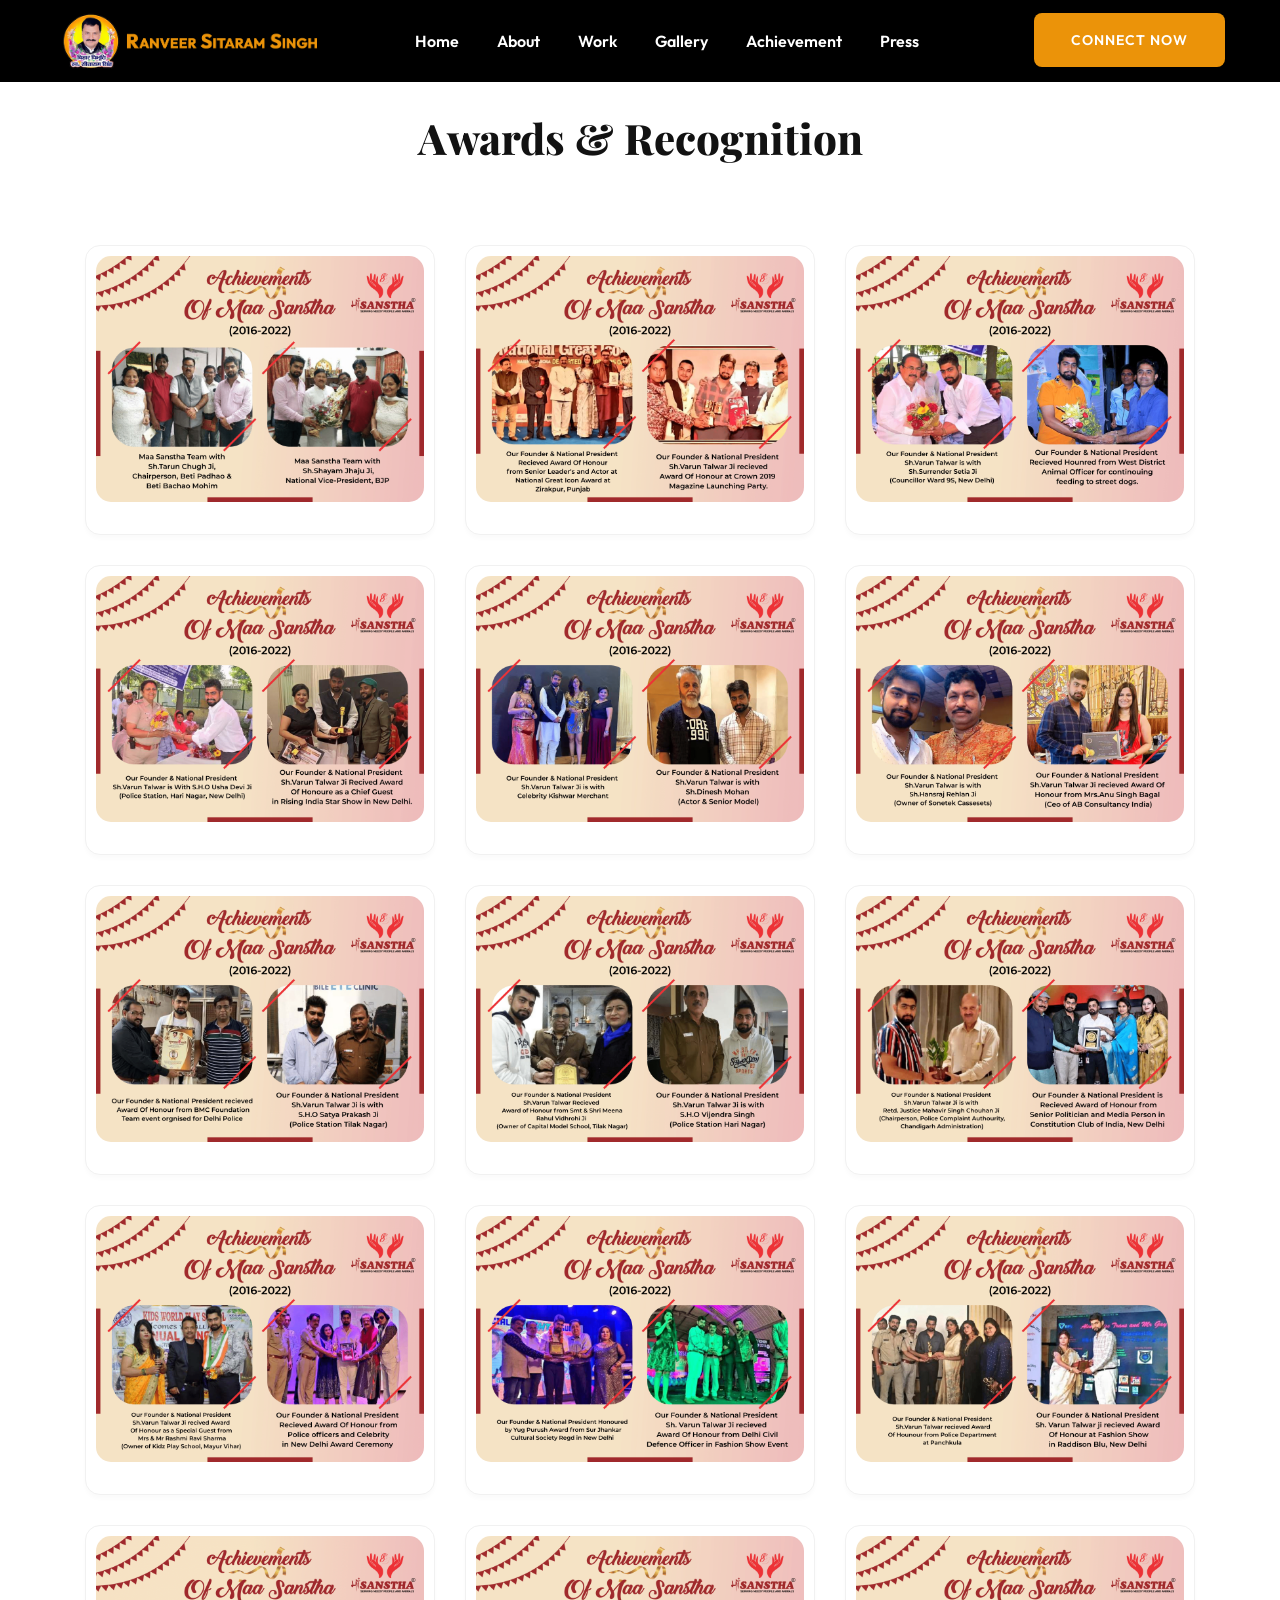
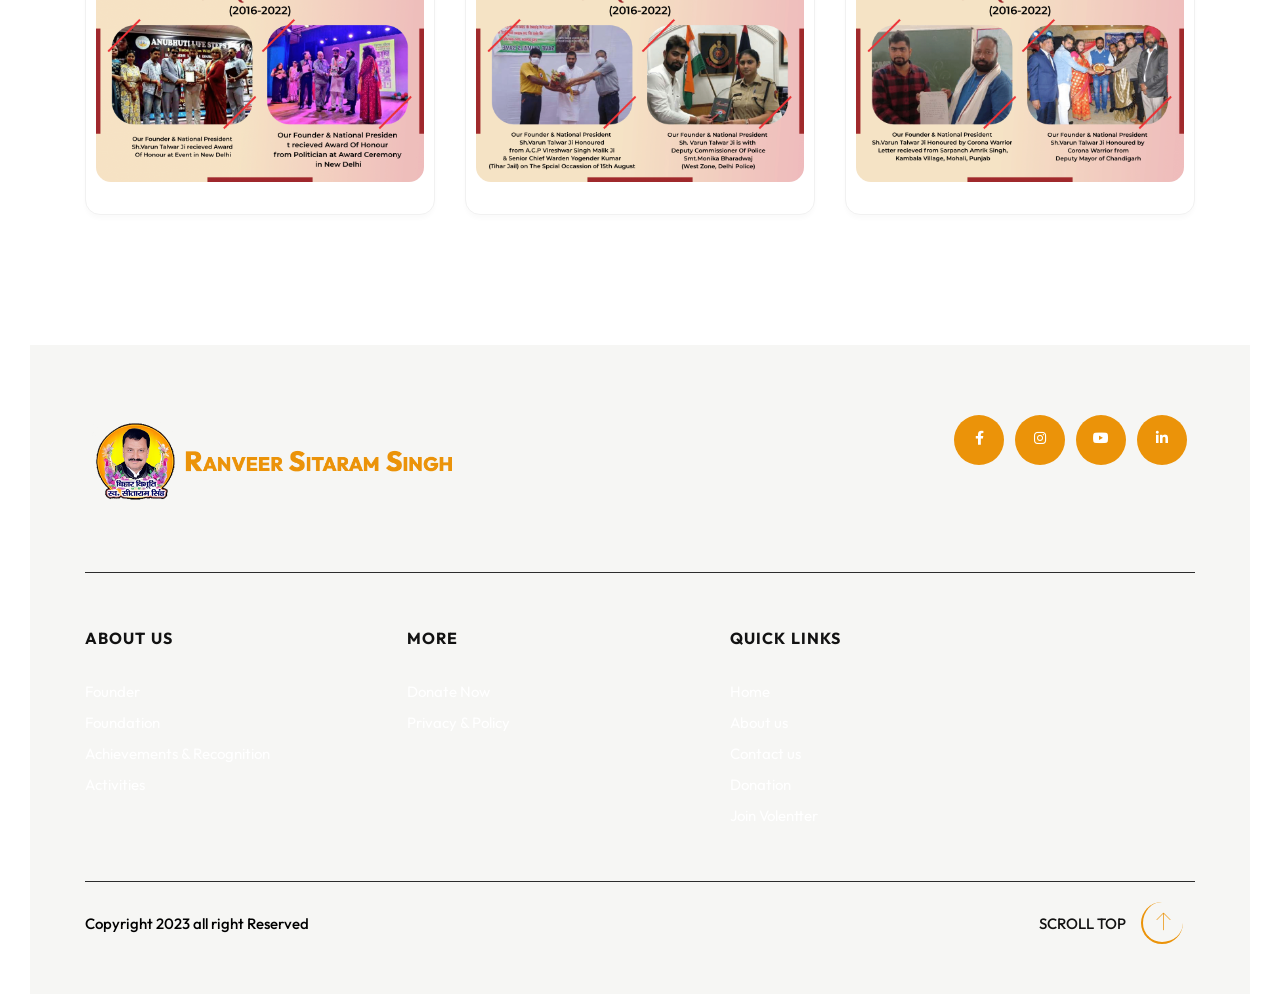
<file: achievement.html>
<!DOCTYPE html>
<html class="no-js" lang="zxx">
  <head>
    <meta charset="utf-8" />
    <meta http-equiv="x-ua-compatible" content="ie=edge" />
    <title>Achievements | Ranveer Sitaram Singh</title>
    <meta name="description" content="" />
    <meta name="viewport" content="width=device-width, initial-scale=1" />

    <!-- Place favicon.ico in the root directory -->
    <link
      rel="shortcut icon"
      type="image/x-icon"
      href="assets/img/new/homepage/Fevicon.png"
    />

    <!-- CSS here -->
    <link rel="stylesheet" href="assets/css/bootstrap.css" />
    <link rel="stylesheet" href="assets/css/meanmenu.css" />
    <link rel="stylesheet" href="assets/css/animate.css" />
    <link rel="stylesheet" href="assets/css/swiper-bundle.css" />
    <link rel="stylesheet" href="assets/css/slick.css" />
    <link rel="stylesheet" href="assets/css/nouislider.css" />
    <link rel="stylesheet" href="assets/css/backtotop.css" />
    <link rel="stylesheet" href="assets/css/magnific-popup.css" />
    <link rel="stylesheet" href="assets/css/nice-select.css" />
    <link rel="stylesheet" href="assets/css/font-awesome-pro.css" />
    <link rel="stylesheet" href="assets/css/spacing.css" />
    <link rel="stylesheet" href="assets/css/main.css" />
  </head>

  <body>
    <!--[if lte IE 9]>
      <p class="browserupgrade">
        You are using an <strong>outdated</strong> browser. Please
        <a href="https://browsehappy.com/">upgrade your browser</a> to improve
        your experience and security.
      </p>
    <![endif]-->

    <!-- pre loader area start -->
    <div id="loading">
      <div id="loading-center">
        <div id="loading-center-absolute">
          <!-- loading content here -->
          <div class="tp-preloader-content">
            <div class="tp-preloader-icon text-center">
              <span class="tp-preloader-animation">
                <img
                  src="assets/img/new/LOgo-Png.png"
                  style="width: 100%"
                  alt=""
                />
              </span>
            </div>
          </div>
        </div>
      </div>
    </div>
    <!-- pre loader area end -->

    <!-- header area start -->
    <header
      id="header-sticky"
      class="header__sticky"
      style="background-color: black; padding-top: 5px; padding-bottom: 5px"
    >
      <div class="header-area header-area-2 header__space">
        <div class="container-fluid">
          <div class="row align-items-center justify-content-between">
            <div class="col-xl-3 col-lg-3 col-md-6 col-sm-4">
              <div class="logo">
                <a href="index.html">
                  <!-- <p
                    style="
                      font-size: 24px;
                      font-weight: bold;
                      padding-top: 10px;
                      color: #eb9309;
                    "
                  >
                    Ranveer Sitaram Singh
                  </p> -->
                  <img
                    class="header-logo"
                    alt="logo"
                    src="assets/img/new/LOgo-Png.png"
                  />
                </a>
              </div>
            </div>
            <div class="d-none d-xl-block col-xl-6 col-lg-6">
              <div class="main-menu main-menu-2 menu__space">
                <nav id="tp-mobile-menu">
                  <ul>
                    <li class="">
                      <a href="index.html">Home</a>
                    </li>
                    <li class="">
                      <a href="about.html">About</a>
                    </li>
                    <li class="">
                      <a href="our-work.html">Work</a>
                    </li>
                    <!-- <li class="has-dropdown">
                      <a href="#">Gallery</a>
                      <ul class="submenu">
                        <li><a href="#">Photos</a></li>
                        <li><a href="#">Videos</a></li>
                      </ul>
                    </li> -->
                    <li>
                      <a href="gallery.html">Gallery</a>
                    </li>
                    <li>
                      <a href="achievement.html">Achievement</a>
                    </li>
                    <li>
                      <a href="press.html">Press</a>
                    </li>
                  </ul>
                </nav>
              </div>
            </div>
            <div class="col-xl-3 col-lg-6 col-md-6 col-6">
              <div
                class="header-right d-none d-lg-flex align-items-center justify-content-end"
              >
                <div class="header-btn">
                  <a class="tp-btn tp-btn-shine-effect" href="#"
                    ><span>Connect now</span></a
                  >
                </div>
              </div>
              <div class="mobile-menu d-xl-none">
                <button class="tp-side-action tp-toogle hamburger-btn">
                  <span></span>
                  <span></span>
                  <span></span>
                </button>
              </div>
            </div>
          </div>
        </div>
      </div>
    </header>
    <!-- header area end -->

    <!-- mobile menu style start -->
    <div class="fix">
      <div class="tp-side-info">
        <div class="tp-side-logo">
          <a href="#">
            <img
              alt="logo"
              src="assets/img/new/LOgo-Png.png"
              style="width: 100%"
            />
          </a>
        </div>
        <div class="tp-side-close">
          <button><i class="fa-solid fa-xmark"></i></button>
        </div>
        <div class="tp-mobile-menu-pos"></div>
        <div class="tp-side-content">
          <div class="tp-side-content__inner-btn mb-100">
            <a href="#" class="tp-btn">Connect now</a>
          </div>
          <div class="tp-contact-info d-flex flex-column">
            <a href="tel:088245684379"
              ><i class="fa-solid fa-phone-flip"></i> +2236 384 870</a
            >
            <a class="mail" href="mailto:infomai.@mail.com"
              >Infomai.@mail.com</a
            >
          </div>
        </div>
      </div>
      <div class="offcanvas-overlay"></div>
    </div>
    <!-- mobile menu style end -->
    <main>
      <h1 class="section-title pt-30" style="text-align: center">
        Awards & Recognition
      </h1>

      <!-- Our volunteer area start -->
      <div class="our-volunteers-area pb-130">
        <div class="container">
          <div class="row">
            <div class="col-xl-4 col-lg-4 col-md-4 col-sm-6 col-12">
              <div class="our-volunteers-box p-relative mt-30">
                <div class="team__wrapper bg-white">
                  <div class="team__img">
                    <img src="assets/img/achievement/1.png" alt="" />
                  </div>
                </div>
              </div>
            </div>
            <div class="col-xl-4 col-lg-4 col-md-4 col-sm-6 col-12">
              <div class="our-volunteers-box p-relative mt-30">
                <div class="team__wrapper bg-white">
                  <div class="team__img">
                    <img src="assets/img/achievement/2.png" alt="" />
                  </div>
                </div>
              </div>
            </div>
            <div class="col-xl-4 col-lg-4 col-md-4 col-sm-6 col-12">
              <div class="our-volunteers-box p-relative mt-30">
                <div class="team__wrapper bg-white">
                  <div class="team__img">
                    <img src="assets/img/achievement/3.png" alt="" />
                  </div>
                </div>
              </div>
            </div>
            <div class="col-xl-4 col-lg-4 col-md-4 col-sm-6 col-12">
              <div class="our-volunteers-box p-relative mt-30">
                <div class="team__wrapper bg-white">
                  <div class="team__img">
                    <img src="assets/img/achievement/4.png" alt="" />
                  </div>
                </div>
              </div>
            </div>
            <div class="col-xl-4 col-lg-4 col-md-4 col-sm-6 col-12">
              <div class="our-volunteers-box p-relative mt-30">
                <div class="team__wrapper bg-white">
                  <div class="team__img">
                    <img src="assets/img/achievement/5.png" alt="" />
                  </div>
                </div>
              </div>
            </div>
            <div class="col-xl-4 col-lg-4 col-md-4 col-sm-6 col-12">
              <div class="our-volunteers-box p-relative mt-30">
                <div class="team__wrapper bg-white">
                  <div class="team__img">
                    <img src="assets/img/achievement/6.png" alt="" />
                  </div>
                </div>
              </div>
            </div>
            <div class="col-xl-4 col-lg-4 col-md-4 col-sm-6 col-12">
              <div class="our-volunteers-box p-relative mt-30">
                <div class="team__wrapper bg-white">
                  <div class="team__img">
                    <img src="assets/img/achievement/7.png" alt="" />
                  </div>
                </div>
              </div>
            </div>
            <div class="col-xl-4 col-lg-4 col-md-4 col-sm-6 col-12">
              <div class="our-volunteers-box p-relative mt-30">
                <div class="team__wrapper bg-white">
                  <div class="team__img">
                    <img src="assets/img/achievement/8.png" alt="" />
                  </div>
                </div>
              </div>
            </div>
            <div class="col-xl-4 col-lg-4 col-md-4 col-sm-6 col-12">
              <div class="our-volunteers-box p-relative mt-30">
                <div class="team__wrapper bg-white">
                  <div class="team__img">
                    <img src="assets/img/achievement/9.png" alt="" />
                  </div>
                </div>
              </div>
            </div>
            <div class="col-xl-4 col-lg-4 col-md-4 col-sm-6 col-12">
              <div class="our-volunteers-box p-relative mt-30">
                <div class="team__wrapper bg-white">
                  <div class="team__img">
                    <img src="assets/img/achievement/10.png" alt="" />
                  </div>
                </div>
              </div>
            </div>
            <div class="col-xl-4 col-lg-4 col-md-4 col-sm-6 col-12">
              <div class="our-volunteers-box p-relative mt-30">
                <div class="team__wrapper bg-white">
                  <div class="team__img">
                    <img src="assets/img/achievement/11.png" alt="" />
                  </div>
                </div>
              </div>
            </div>
            <div class="col-xl-4 col-lg-4 col-md-4 col-sm-6 col-12">
              <div class="our-volunteers-box p-relative mt-30">
                <div class="team__wrapper bg-white">
                  <div class="team__img">
                    <img src="assets/img/achievement/12.png" alt="" />
                  </div>
                </div>
              </div>
            </div>
            <div class="col-xl-4 col-lg-4 col-md-4 col-sm-6 col-12">
              <div class="our-volunteers-box p-relative mt-30">
                <div class="team__wrapper bg-white">
                  <div class="team__img">
                    <img src="assets/img/achievement/13.png" alt="" />
                  </div>
                </div>
              </div>
            </div>
            <div class="col-xl-4 col-lg-4 col-md-4 col-sm-6 col-12">
              <div class="our-volunteers-box p-relative mt-30">
                <div class="team__wrapper bg-white">
                  <div class="team__img">
                    <img src="assets/img/achievement/14.png" alt="" />
                  </div>
                </div>
              </div>
            </div>
            <div class="col-xl-4 col-lg-4 col-md-4 col-sm-6 col-12">
              <div class="our-volunteers-box p-relative mt-30">
                <div class="team__wrapper bg-white">
                  <div class="team__img">
                    <img src="assets/img/achievement/15.png" alt="" />
                  </div>
                </div>
              </div>
            </div>
          </div>
        </div>
      </div>
      <!-- Our volunteer area end -->
    </main>

    <!-- footer area start -->
    <footer class="box-90">
      <div class="footer-social-area pt-70">
        <div class="container">
          <div class="tpborder-bottom pb-35">
            <div class="row">
              <div class="col-xl-6 col-lg-6 col-md-6">
                <div class="tpfooter__logo mb-30">
                  <div>
                    <a href="index.html"
                      ><img
                        alt="logo"
                        src="assets/img/new/LOgo-Png.png"
                        style="width: 70%"
                    /></a>
                  </div>
                </div>
              </div>
              <div class="col-xl-6 col-lg-6 col-md-6">
                <div class="tpfooter__social text-start text-md-end">
                  <a href="#"><i class="fa-brands fa-facebook-f"></i></a>
                  <!-- <a href="#"><i class="fa-brands fa-twitter"></i></a> -->
                  <a href="#"><i class="fa-brands fa-instagram"></i></a>
                  <a href="#"><i class="fa-brands fa-youtube"></i></a>
                  <a href="#"><i class="fa-brands fa-linkedin-in"></i></a>
                </div>
              </div>
            </div>
          </div>
        </div>
      </div>
      <div class="footer-widget-area">
        <div class="container">
          <div class="tpborder-bottom pt-35 pb-50 mb-20 mt-20">
            <div class="row">
              <div class="col-xl-4 col-lg-4">
                <div class="tpfooter-widget tp-footer-col-1">
                  <h3 class="tpfooter-widget__title">About us</h3>
                  <ul>
                    <li><a href="#">Founder</a></li>
                    <li><a href="#">Foundation</a></li>
                    <li>
                      <a href="achievement.html">Achievements & Recognition</a>
                    </li>
                    <li><a href="#">Activities</a></li>
                    <!-- <li><a href="#">Media Coverage</a></li> -->
                  </ul>
                </div>
              </div>
              <div class="col-xl-4 col-lg-4">
                <div class="tpfooter-widget tp-footer-col-2">
                  <h3 class="tpfooter-widget__title">More</h3>
                  <ul>
                    <li><a href="#">Donate Now</a></li>
                    <!-- <li><a href="#">Store</a></li>
                    <li><a href="#">Reports</a></li>
                    <li><a href="#">Press Releases</a></li> -->
                    <li><a href="#">Privacy & Policy</a></li>
                  </ul>
                </div>
              </div>
              <div class="col-xl-4 col-lg-4">
                <div class="tpfooter-widget tp-footer-col-3">
                  <h3 class="tpfooter-widget__title">Quick LInks</h3>
                  <ul>
                    <li><a href="index.html">Home</a></li>
                    <li><a href="#">About us</a></li>
                    <li><a href="#">Contact us</a></li>
                    <li><a href="#">Donation</a></li>
                    <li><a href="#">Join Volentter</a></li>
                  </ul>
                </div>
              </div>
            </div>
          </div>
        </div>
      </div>
      <div class="footer-copyright-area pb-50">
        <div class="container">
          <div class="row align-items-center">
            <div class="col-xl-8 col-lg-6 col-md-6">
              <div class="tp-copyright">
                <p>Copyright 2023 all right Reserved</p>
              </div>
            </div>
            <div class="col-xl-4 col-lg-6 col-md-6">
              <div class="d-flex justify-content-md-end backtop">
                <div class="tp-backtop">
                  <button type="button" class="back-to-top-btn">
                    <span>Scroll Top</span>
                    <span><i class="fa-thin fa-arrow-up"></i></span>
                  </button>
                </div>
              </div>
            </div>
          </div>
        </div>
      </div>
    </footer>
    <!-- footer area end -->

    <!-- JS here -->
    <script src="assets/js/vendor/jquery.js"></script>
    <script src="assets/js/vendor/waypoints.js"></script>
    <script src="assets/js/bootstrap-bundle.js"></script>
    <script src="assets/js/jquery.meanmenu.js"></script>
    <script src="assets/js/swiper-bundle.js"></script>
    <script src="assets/js/slick.min.js"></script>
    <script src="assets/js/nouislider.js"></script>
    <script src="assets/js/magnific-popup.js"></script>
    <script src="assets/js/parallax.js"></script>
    <script src="assets/js/nice-select.js"></script>
    <script src="assets/js/purecounter.js"></script>
    <script src="assets/js/wow.js"></script>
    <script src="assets/js/isotope-pkgd.js"></script>
    <script src="assets/js/imagesloaded-pkgd.js"></script>
    <script src="assets/js/ajax-form.js"></script>
    <script src="assets/js/main.js"></script>
  </body>
</html>
</file>
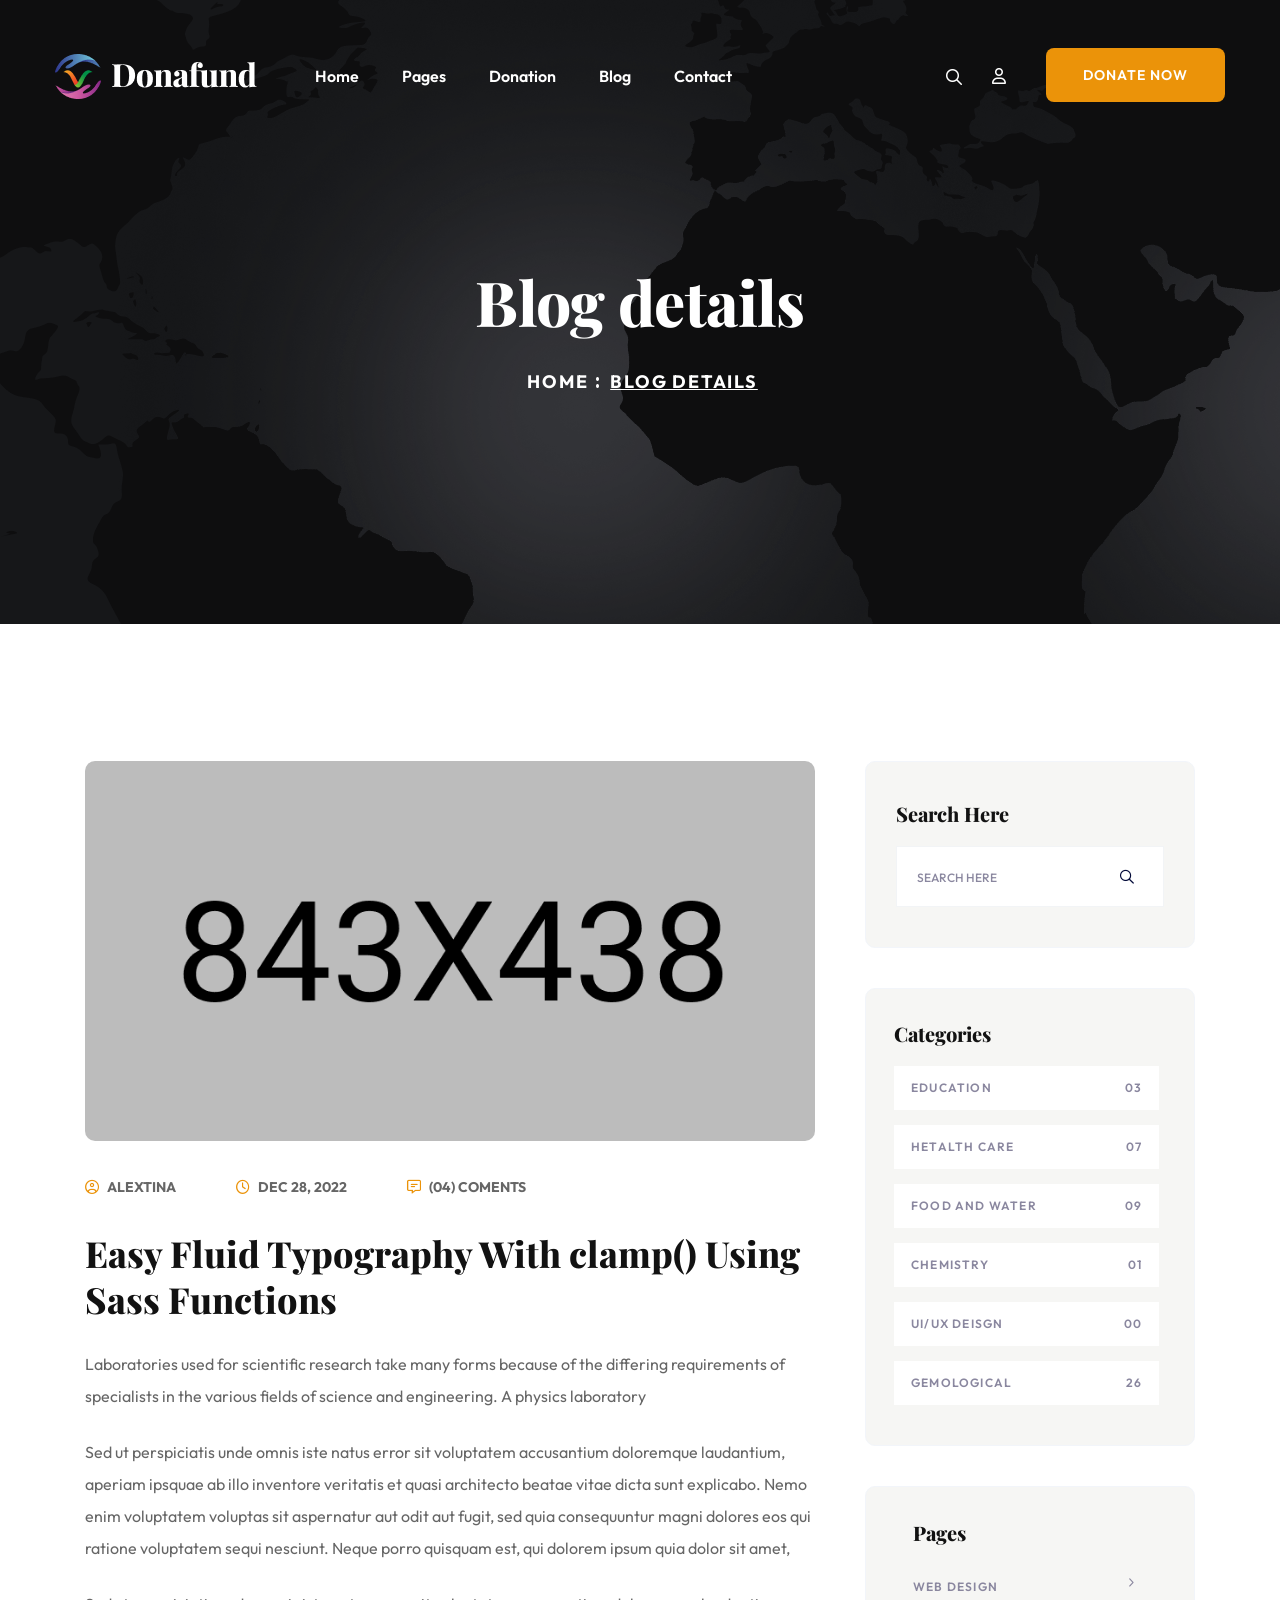
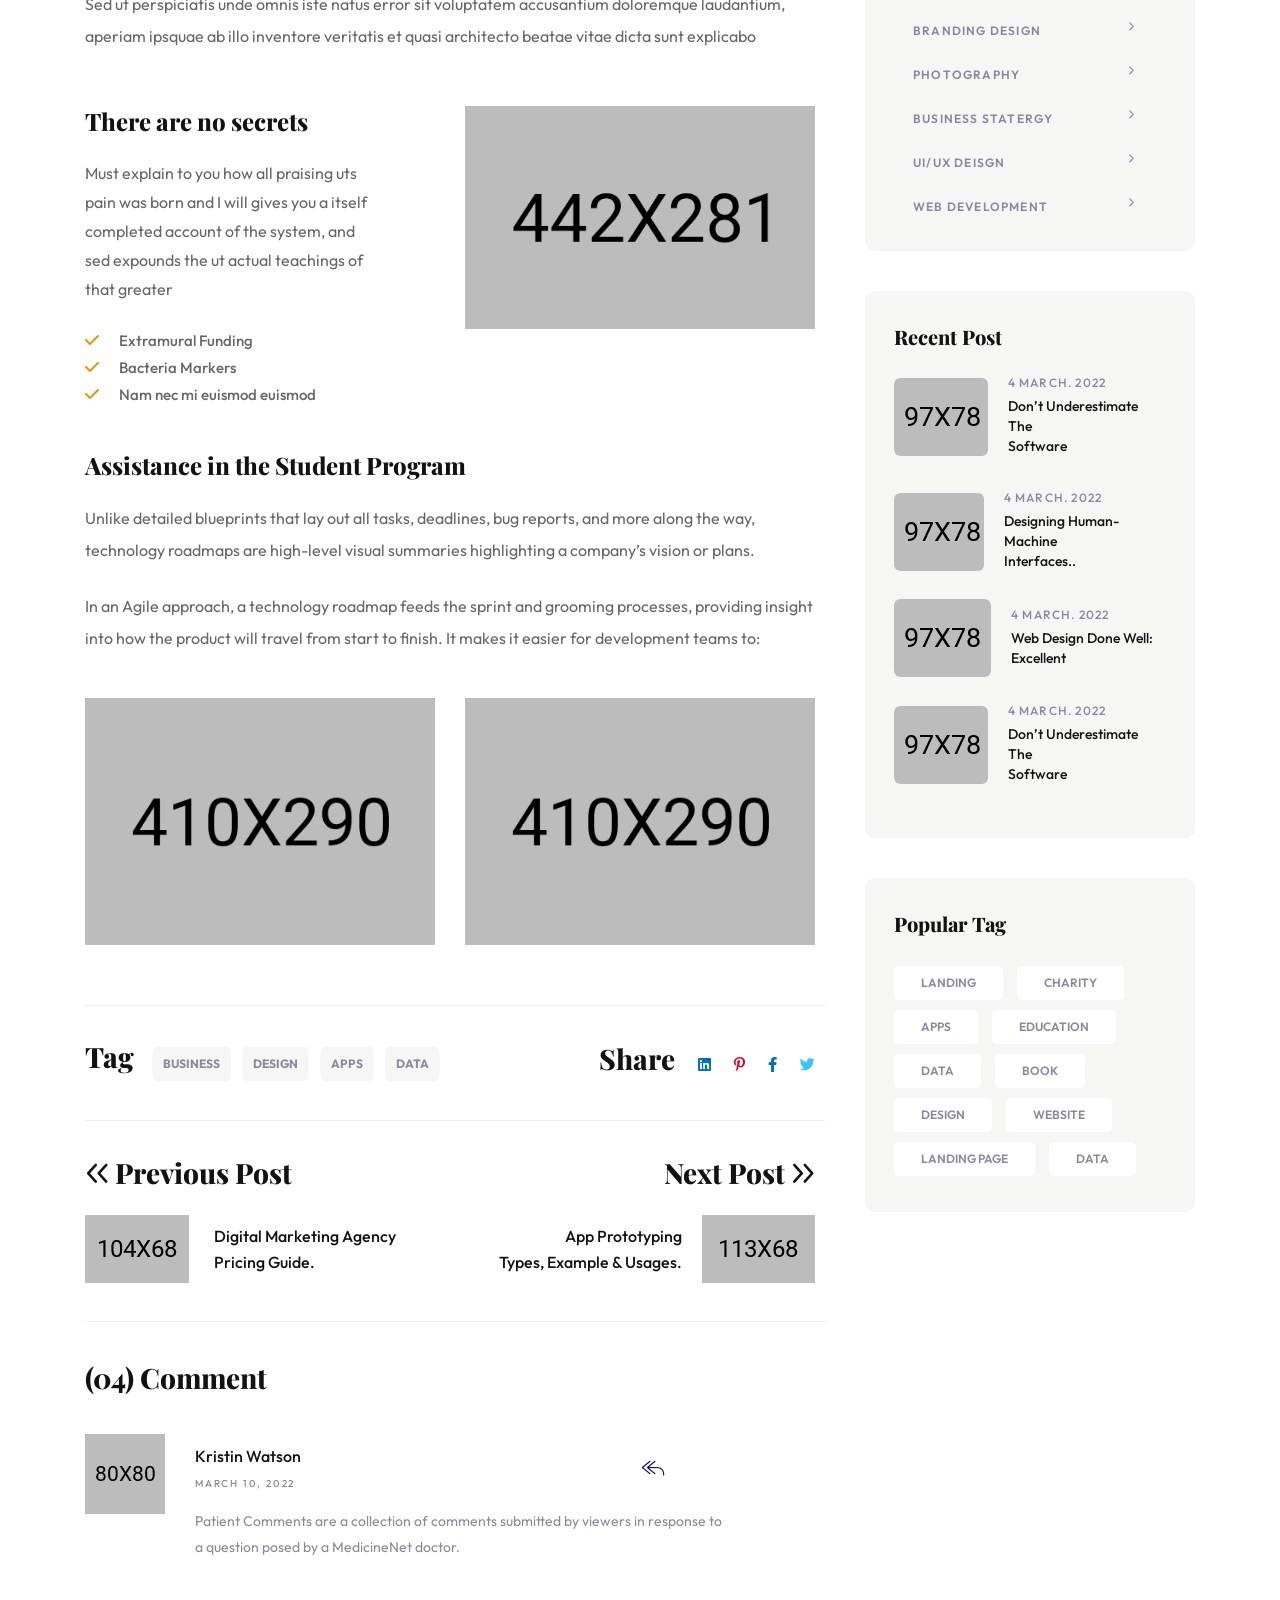
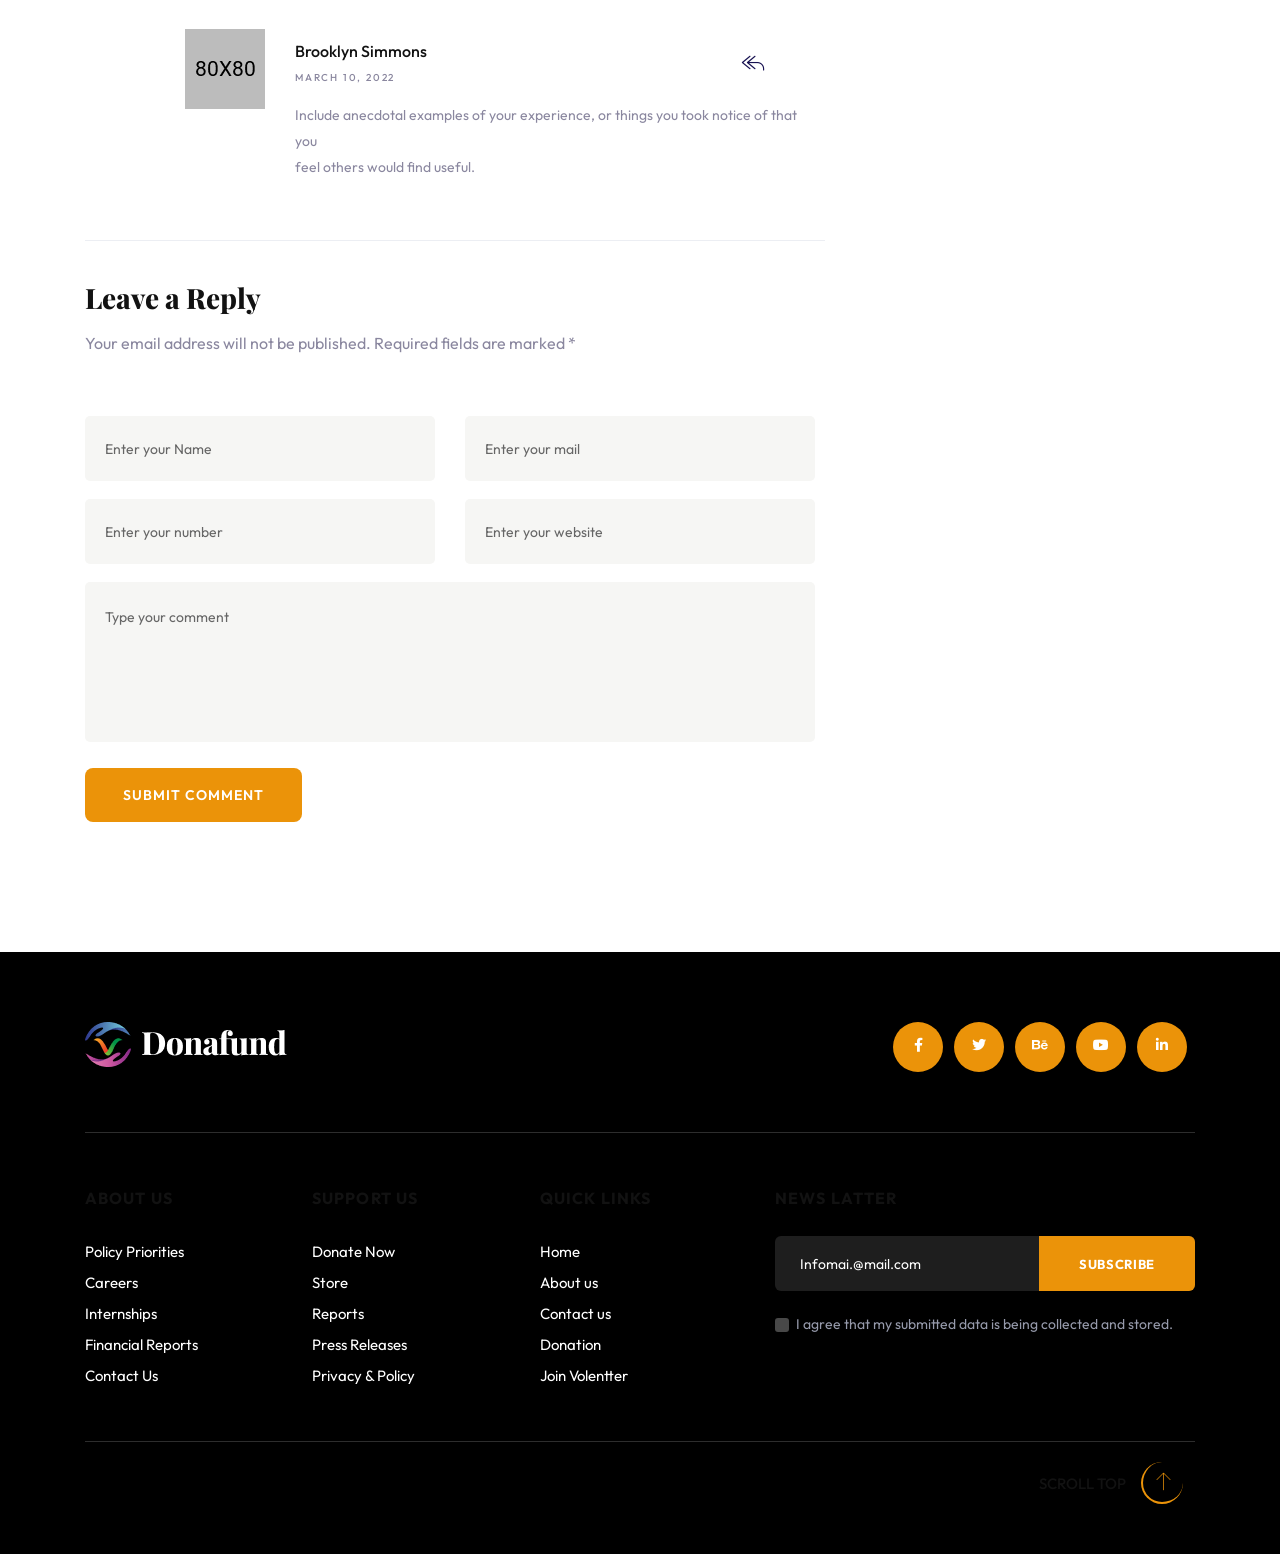
<file: blog-details.html>
<!doctype html>
<html class="no-js" lang="zxx">

<head>
   <meta charset="utf-8">
   <meta http-equiv="x-ua-compatible" content="ie=edge">
   <title>Donafund - NonProfit Charity Html Template</title>
   <meta name="description" content="">
   <meta name="viewport" content="width=device-width, initial-scale=1">

   <!-- Place favicon.ico in the root directory -->
   <link rel="shortcut icon" type="image/x-icon" href="assets/img/logo/favicon.png">

   <!-- CSS here -->
   <link rel="stylesheet" href="assets/css/bootstrap.css">
   <link rel="stylesheet" href="assets/css/meanmenu.css">
   <link rel="stylesheet" href="assets/css/animate.css">
   <link rel="stylesheet" href="assets/css/swiper-bundle.css">
   <link rel="stylesheet" href="assets/css/slick.css">
   <link rel="stylesheet" href="assets/css/nouislider.css">
   <link rel="stylesheet" href="assets/css/backtotop.css">
   <link rel="stylesheet" href="assets/css/magnific-popup.css">
   <link rel="stylesheet" href="assets/css/nice-select.css">
   <link rel="stylesheet" href="assets/css/font-awesome-pro.css">
   <link rel="stylesheet" href="assets/css/spacing.css">
   <link rel="stylesheet" href="assets/css/main.css">
</head>

<body>
   <!--[if lte IE 9]>
      <p class="browserupgrade">You are using an <strong>outdated</strong> browser. Please <a href="https://browsehappy.com/">upgrade your browser</a> to improve your experience and security.</p>
      <![endif]-->

 <!-- pre loader area start -->
 <div id="loading">
   <div id="loading-center">
      <div id="loading-center-absolute">
         <!-- loading content here -->
         <div class="tp-preloader-content">
            <div class="tp-preloader-icon text-center">
               <span class="tp-preloader-animation">
                  <img src="assets/img/logo/preloader-logo.png" alt="">
               </span>
            </div>
         </div>
      </div>
   </div>
</div>
<!-- pre loader area end -->

   <!-- header area start -->
   <header id="header-sticky" class="transparent-header header__sticky">
      <div class="header-area header-area-2 header__space pt-40">
            <div class="container-fluid">
               <div class="row align-items-center justify-content-between">
                  <div class="col-xl-2 col-lg-2 col-md-6 col-6">
                     <div class="logo">
                        <a href="index.html">
                           <img alt="logo" src="assets/img/logo/logo1.png" >
                        </a>
                     </div>
                  </div>
                  <div class="d-none d-xl-block col-xl-6 col-lg-6">
                     <div class="main-menu main-menu-2 menu__space">
                        <nav id="tp-mobile-menu">
                           <ul>
                              <li class="has-dropdown">
                                 <a href="index.html">Home</a>
                                 <ul class="submenu">
                                    <li><a href="index.html">Home Style 1</a></li>
                                    <li><a href="index-2.html">Home Style 2</a></li>
                                    <li><a href="index-3.html">Home Style 3</a></li>
                                 </ul>
                              </li>
                              <li class="has-dropdown">
                                 <a href="#">Pages</a>
                                 <ul class="submenu">
                                    <li><a href="about-me.html">About me</a></li>
                                    <li><a href="about-foundation.html">About foundation</a></li>
                                    <li><a href="our-portfolio.html">Our Portfolio</a></li>
                                    <li><a href="portfolio-details.html">Portfolio Details</a></li>
                                    <li><a href="our-volunteer.html">Our volunteer</a></li>
                                    <li><a href="our-services.html">Our Services</a></li>
                                    <li><a href="service-details.html">Service details</a></li>
                                    <li><a href="faq.html">Faq</a></li>
                                 </ul>
                              </li>
                              <li class="has-dropdown">
                                 <a href="donation-listing.html">Donation</a>
                                 <ul class="submenu">
                                    <li><a href="donation-listing.html">Donation listing</a></li>
                                    <li><a href="donation-details.html">Donation details</a></li>
                                 </ul>
                              </li>
                              <li class="has-dropdown">
                                 <a href="blog-details.html">Blog</a>
                                 <ul class="submenu">
                                    <li><a href="news-blog.html">News</a></li>
                                    <li><a href="blog-details.html">Blog details</a></li>
                                 </ul>
                              </li>
                              <li>
                                 <a href="contact-us.html">Contact</a>
                              </li>
                           </ul>
                        </nav>
                     </div>
                  </div>
                  <div class="col-xl-4 col-lg-6 col-md-6 col-6">
                     <div class="header-right d-none d-lg-flex align-items-center justify-content-end">
                        <div class="header-icon">
                           <ul class="d-flex">
                              <li class="search-btn-wrap">
                                 <a class="tp-header-search-toggle">
                                    <i class="fa-regular fa-magnifying-glass header-search-open"></i>
                                    <i class="header_search-close text-white far fa-times"></i>
                                 </a>
                                 <div class="search-form">
                                    <form action="#">
                                       <input type="text" placeholder="search here">
                                       <button type="submit"><i class="far fa-search"></i></button>
                                    </form>
                                 </div>
                              </li>
                              <li><a href="#"><i class="fa-regular fa-user"></i></a></li>
                           </ul>
                        </div>
                        <div class="language d-none d-xxl-block ml-35">
                           <span><a href="#">Eng <i class="fa-regular fa-chevron-down"></i></a></span>
                           <ul>
                              <li><a href="#">Bangla</a></li>
                              <li><a href="#">Hindi</a></li>
                              <li><a href="#">Arabic</a></li>
                              <li><a href="#">Chaines</a></li>
                           </ul>
                        </div>
                        <div class="header-btn">
                           <a class="tp-btn tp-btn-shine-effect" href="donation-details.html"><span>Donate now</span></a>
                        </div>
                     </div>
                     <div class="mobile-menu d-xl-none">
                        <button class="tp-side-action tp-toogle hamburger-btn">
                           <span></span>
                           <span></span>
                           <span></span>
                        </button>
                     </div>
                  </div>
               </div>
            </div>
      </div>
   </header>
   <!-- header area end -->

   <!-- mobile menu style start -->
   <div class="fix">
      <div class="tp-side-info">
         <div class="tp-side-logo">
            <a href="index.html">
               <img src="assets/img/logo/logo.png" alt="logo">
            </a>
         </div>
         <div class="tp-side-close">
            <button> <i class="fa-solid fa-xmark"></i></button>
         </div>
         <div class="tp-mobile-menu-pos"></div>
         <div class="tp-side-content">
            <div class="tp-side-content__inner-btn mb-100">
               <a href="contact.html" class="tp-btn">Donate now</a>
            </div>
            <div class="tp-contact-info d-flex flex-column">
               <a href="tel:088245684379"><i class="fa-solid fa-phone-flip"></i> +2236 384
                  870</a>
               <a class="mail" href="#">Infomai.@mail.com</a>
            </div>
            <div class="tpfooter__social tpside-social">
               <a href="#"><i class="fa-brands fa-facebook-f"></i></a>
               <a href="#"><i class="fa-brands fa-twitter"></i></a>
               <a href="#"><i class="fa-brands fa-youtube"></i></a>
               <a href="#"><i class="fa-brands fa-linkedin-in"></i></a>
            </div>
         </div>
      </div>
      <div class="offcanvas-overlay"></div>
   </div>
   <!-- mobile menu style end -->
   <main>
      <!-- Blog details breadcrumb start -->
      <div class="wrapper-box p-relative">
         <div class="breadcrumb-bg" data-background="assets/img/breadcrumb/breadcrumb-bg.png"></div>
         <div class="breadcrumb-area pt-265 pb-265">
            <div class="container">
               <div class="row">
                  <div class="col-xl-12">
                     <div class="breadcrumb__content text-center">
                        <h1 class="breadcrumb__title">Blog details</h1>
                        <div class="breadcrumb__list">
                           <span><a href="index.html">Home</a></span>
                           <span class="dvdr"><i class="fa-solid fa-colon"></i></span>
                           <span class="underline">Blog details</span>
                        </div>
                     </div>
                  </div>
               </div>
            </div>
         </div>
      </div>
      <!-- Blog details breadcrumb end -->

      <!-- Blog details area start -->
      <div class="blog-details-area pt-100 pb-130">
         <div class="container">
            <div class="row">
               <div class="col-lg-8">
                  <div class="blog-details-items">
                     <div class="blog-details-thumb">
                        <img src="assets/img/blog/blog-details/blog-thumb.jpg" alt="">
                     </div>
                     <div class="blog-details-info d-flex">
                        <div class="blog-details-name">
                           <i class="fa-regular fa-circle-user"></i>
                           <span>Alextina</span>
                        </div>
                        <div class="blog-details-date">
                           <i class="fa-regular fa-clock"></i>
                           <span>Dec 28, 2022</span>
                        </div>
                        <div class="blog-details-message">
                           <i class="fa-regular fa-message-lines"></i>
                           <span>(04) Coments</span>
                        </div>
                     </div>
                     <div class="blog-details-content">
                        <h3 class="blog-details-title">Easy Fluid Typography With clamp() Using <br> Sass
                           Functions</h3>
                        <p>Laboratories used for scientific research take many forms because of the differing
                           requirements of specialists in the various fields of science and engineering. A physics
                           laboratory</p>
                        <p>Sed ut perspiciatis unde omnis iste natus error sit voluptatem accusantium doloremque
                           laudantium, aperiam ipsquae ab illo inventore veritatis et quasi architecto beatae vitae
                           dicta sunt explicabo. Nemo enim voluptatem voluptas sit aspernatur aut odit aut fugit, sed
                           quia consequuntur magni dolores eos qui ratione voluptatem sequi nesciunt. Neque porro
                           quisquam est, qui dolorem ipsum quia dolor sit amet,
                        </p>
                        <p>Sed ut perspiciatis unde omnis iste natus error sit voluptatem accusantium doloremque
                           laudantium, aperiam ipsquae ab illo inventore veritatis et quasi architecto beatae vitae
                           dicta sunt explicabo</p>
                     </div>
                     <div class="row">
                        <div class="col-md-6">
                           <div class="blog-details-no-secret mt-30">
                              <h3 class="title">There are no secrets </h3>
                              <p>Must explain to you how all praising uts pain was born and I will gives you a itself
                                 completed account of the system, and sed expounds the ut actual teachings of that
                                 greater
                              </p>
                              <ul>
                                 <li><span><i class="fas fa-check"></i></span>Extramural Funding</li>
                                 <li><span><i class="fas fa-check"></i></span>Bacteria Markers</li>
                                 <li><span><i class="fas fa-check"></i></span>Nam nec mi euismod euismod</li>
                              </ul>
                           </div>
                        </div>
                        <div class="col-md-6">
                           <div class="no-secret-thumb mt-30">
                              <img src="assets/img/blog/blog-details/blog-thumb-2.jpg" alt="">
                           </div>
                        </div>
                     </div>
                     <div class="blog-details-content">
                        <h3 class="details-title">Assistance in the Student Program</h3>
                        <p>Unlike detailed blueprints that lay out all tasks, deadlines, bug reports, and more along the
                           way, technology roadmaps are high-level visual summaries highlighting a company’s vision or
                           plans.
                        </p>
                        <p>In an Agile approach, a technology roadmap feeds the sprint and grooming processes, providing
                           insight into how the product will travel from start to finish. It makes it easier for
                           development teams to:</p>
                     </div>
                     <div class="row">
                        <div class="col-md-6">
                           <div class="blog-details-content-thumb mt-20">
                              <img src="assets/img/blog/blog-details/blog-thumb-3.jpg" alt="">
                           </div>
                        </div>
                        <div class="col-md-6">
                           <div class="blog-details-content-thumb mt-20">
                              <img src="assets/img/blog/blog-details/blog-thumn-4.jpg" alt="">
                           </div>
                        </div>
                     </div>
                     <div class="tag-box">
                        <div class="row align-items-center">
                           <div class="col-md-7">
                              <div class="tagcloud">
                                 <span>Tag</span>
                                 <a href="donation-listing.html">Business</a>
                                 <a href="donation-listing.html">Design</a>
                                 <a href="donation-listing.html">apps</a>
                                 <a href="donation-listing.html">data</a>
                              </div>
                           </div>
                           <div class="col-md-5">
                              <div class="postbox__share text-md-end">
                                 <span>Share</span>
                                 <a class="linkedin" href="#"><i class="fa-brands fa-linkedin"></i></a>
                                 <a class="pinterest" href="#"><i class="fa-brands fa-pinterest-p"></i></a>
                                 <a class="facebook" href="#"><i class="fa-brands fa-facebook-f"></i></a>
                                 <a class="twitter" href="#"><i class="fa-brands fa-twitter"></i></a>
                              </div>
                           </div>
                        </div>
                     </div>
                     <div class="row align-items-center">
                        <div class="col-md-6">
                           <div class="postbox__more-left mt-35 d-none d-md-block">
                              <div class="postbox__more-icon">
                                 <h4><a href="blog-details.html"><i class="fa-regular fa-angles-left"></i> Previous
                                       Post</a></h4>
                              </div>
                              <div class="postbox__more-content d-flex align-items-center">
                                 <a href="blog-details.html"><img src="assets/img/blog/blog-details/post1.jpg" alt=""></a>
                                 <span><a href="blog-details.html">Digital Marketing Agency <br> Pricing Guide.</a></span>
                              </div>
                           </div>
                        </div>
                        <div class="col-md-6">
                           <div class="postbox__more-right mt-35 d-none d-md-block">
                              <div class="postbox__more-icon text-md-end">
                                 <h4> <a href="blog-details.html">Next Post <i
                                          class="fa-regular fa-angles-right"></i></a></h4>
                              </div>
                              <div class="postbox__more-content d-flex align-items-center justify-content-md-end">
                                 <span class="text-end"><a href="blog-deatails.html">App Prototyping <br> Types, Example & Usages.</a></span>
                                 <a href="blog-details.html"><img src="assets/img/blog/blog-details/post2.jpg" alt=""></a>
                              </div>
                           </div>
                        </div>
                     </div>
                     <div class="postbox__comment-wrapper p-relative">
                        <div class="postbox__comment">
                           <h3 class="postbox__comment-title">(04) Comment</h3>
                           <ul>
                              <li>
                                 <div class="postbox__comment-box p-relative">
                                    <div class="postbox__comment-avater d-flex align-items-start">
                                       <img src="assets/img/blog/blog-details/avater1.jpg" alt="">
                                       <div class="postbox__comment-text">
                                          <div class="postbox__comment-name">
                                             <h3>Kristin Watson</h3>
                                             <span class="post-meta">MARCH 10, 2022</span>
                                             <div class="postbox__comment-reply">
                                                <a href="#"></a>
                                             </div>
                                             <p>Patient Comments are a collection of comments submitted by viewers in
                                                response to <br> a question posed by a MedicineNet doctor.</p>
                                          </div>
                                       </div>
                                    </div>
                                 </div>
                              </li>
                           </ul>
                           <ul class="children">
                              <li>
                                 <div class="postbox__comment-box p-relative">
                                    <div class="postbox__comment-avater d-flex align-items-start">
                                       <img src="assets/img/blog/blog-details/avater2.jpg" alt="">
                                       <div class="postbox__comment-text">
                                          <div class="postbox__comment-name">
                                             <h3>Brooklyn Simmons</h3>
                                             <span class="post-meta">MARCH 10, 2022</span>
                                             <div class="postbox__comment-reply">
                                                <a href="#"></a>
                                             </div>
                                             <p>Include anecdotal examples of your experience, or things you took notice
                                                of that you <br> feel others would find useful.</p>
                                          </div>
                                       </div>
                                    </div>
                                 </div>
                              </li>
                           </ul>
                        </div>
                     </div>
                     <div class="postbox-form">
                        <div class="row">
                           <div class="col-lg-12">
                              <div class="postbox-form-box">
                                 <div class="post-form">
                                    <form action="#">
                                       <div class="row">
                                          <h3 class="post-form-title">Leave a Reply</h3>
                                          <p>Your email address will not be published. Required fields are marked *</p>
                                          <div class="col-xl-6 col-lg-6">
                                             <div class="contact-input">
                                                <input class="input" type="text" placeholder="Enter your Name">
                                             </div>
                                          </div>
                                          <div class="col-xl-6 col-lg-6">
                                             <div class="contact-input">
                                                <input class="input" type="email" placeholder="Enter your mail">
                                             </div>
                                          </div>
                                          <div class="col-xl-6 col-lg-6">
                                             <div class="contact-input">
                                                <input class="input" type="text" placeholder="Enter your number">
                                             </div>
                                          </div>
                                          <div class="col-xl-6 col-lg-6">
                                             <div class="contact-input">
                                                <input class="input" type="text" placeholder="Enter your website">
                                             </div>
                                          </div>
                                          <div class="col-xl-12">
                                             <div class="contact-input">
                                                <textarea class="textarea" placeholder="Type your comment"></textarea>
                                             </div>
                                             <div class="row">
                                                <div class="col-12">
                                                   <div class="post-form-btn">
                                                      <button type="submit" class="tp-btn tp-btn-shine-effect">Submit Comment</button>
                                                   </div>
                                                </div>
                                             </div>
                                          </div>
                                       </div>
                                    </form>
                                 </div>
                              </div>
                           </div>
                        </div>
                     </div>
                  </div>
               </div>
               <div class="col-lg-4">
                  <div class="blog-left-box  pl-20">
                     <div class="blog-details__search-box mb-40">
                        <h3>Search Here</h3>
                        <div class="search-form p-relative">
                           <form action="#">
                              <input type="text" placeholder="search here">
                              <button><i class="far fa-search"></i></button>
                           </form>
                        </div>
                     </div>
                     <div class="sidebar__widget mb-40">
                        <h3 class="sidebar__widget-title">Categories</h3>
                        <div class="sidebar__widget-content">
                           <ul>
                              <li><a href="donation-listing.html">Education <span>03</span></a></li>
                              <li><a href="donation-listing.html">Hetalth care <span>07</span></a></li>
                              <li><a href="donation-listing.html">Food and water <span>09</span></a></li>
                              <li><a href="donation-listing.html">Chemistry <span>01</span></a></li>
                              <li><a href="donation-listing.html">UI/UX Deisgn <span>00</span></a></li>
                              <li><a href="donation-listing.html">Gemological <span>26</span></a></li>
                           </ul>
                        </div>
                     </div>
                     <div class="sidebar__widget sidebar-pages mb-40">
                        <h3 class="sidebar__widget-title">Pages</h3>
                        <div class="sidebar__widget-content">
                           <ul>
                              <li><a href="donation-listing.html">Web Design <i
                                       class="fa-regular fa-angle-right"></i></a></li>
                              <li><a href="donation-listing.html">Branding Design<i
                                       class="fa-regular fa-angle-right"></i></a></li>
                              <li><a href="donation-listing.html">Photography <i
                                       class="fa-regular fa-angle-right"></i></a></li>
                              <li><a href="donation-listing.html">Business Statergy <i
                                       class="fa-regular fa-angle-right"></i></a></li>
                              <li><a href="donation-listing.html">UI/UX Deisgn <i
                                       class="fa-regular fa-angle-right"></i></a></li>
                              <li><a href="donation-listing.html">Web Development<i
                                       class="fa-regular fa-angle-right"></i></a></li>
                           </ul>
                        </div>
                     </div>
                     <div class="sidebar__widget mb-40">
                        <h3 class="sidebar__widget-title">Recent Post</h3>
                        <div class="sidebar__widget-content">
                           <div class="sidebar__post">
                              <div class="rc__post ">
                                 <div class="rc__post d-flex align-items-center">
                                    <div class="rc__post-thumb">
                                       <a href="blog-details.html"><img src="assets/img/blog/blog-details/rc-1.jpg"
                                             alt=""></a>
                                    </div>
                                    <div class="rc__post-content">
                                       <span>4 March. 2022</span>
                                       <h3 class="rc__post-title">
                                          <a href="blog-details.html">Don’t Underestimate The <br> Software</a>
                                       </h3>
                                    </div>
                                 </div>
                              </div>
                           </div>
                           <div class="sidebar__post">
                              <div class="rc__post ">
                                 <div class="rc__post d-flex align-items-center">
                                    <div class="rc__post-thumb">
                                       <a href="blog-details.html"><img src="assets/img/blog/blog-details/rc-2.jpg"
                                             alt=""></a>
                                    </div>
                                    <div class="rc__post-content">
                                       <span>4 March. 2022</span>
                                       <h3 class="rc__post-title">
                                          <a href="blog-details.html">Designing Human-Machine <br> Interfaces..</a>
                                       </h3>
                                    </div>
                                 </div>
                              </div>
                           </div>
                           <div class="sidebar__post">
                              <div class="rc__post ">
                                 <div class="rc__post d-flex align-items-center">
                                    <div class="rc__post-thumb">
                                       <a href="blog-details.html"><img src="assets/img/blog/blog-details/rc-3.jpg"
                                             alt=""></a>
                                    </div>
                                    <div class="rc__post-content">
                                       <span>4 March. 2022</span>
                                       <h3 class="rc__post-title">
                                          <a href="blog-details.html">Web Design Done Well: <br> Excellent</a>
                                       </h3>
                                    </div>
                                 </div>
                              </div>
                           </div>
                           <div class="sidebar__post">
                              <div class="rc__post ">
                                 <div class="rc__post d-flex align-items-center">
                                    <div class="rc__post-thumb">
                                       <a href="blog-details.html"><img src="assets/img/blog/blog-details/rc-4.jpg"
                                             alt=""></a>
                                    </div>
                                    <div class="rc__post-content">
                                       <span>4 March. 2022</span>
                                       <h3 class="rc__post-title">
                                          <a href="blog-details.html">Don’t Underestimate The <br> Software</a>
                                       </h3>
                                    </div>
                                 </div>
                              </div>
                           </div>
                        </div>
                     </div>
                     <div class="sidebar__widget">
                        <h3 class="sidebar__widget-title">Popular Tag</h3>
                        <div class="sidbar__widget-content">
                           <div class="side__tagcloud">
                              <a href="donation-listing.html">landing </a>
                              <a href="donation-listing.html">Charity</a>
                              <a href="donation-listing.html">apps</a>
                              <a href="donation-listing.html">Education </a>
                              <a href="donation-listing.html">data</a>
                              <a href="donation-listing.html">book</a>
                              <a href="donation-listing.html">Design</a>
                              <a href="donation-listing.html">website</a>
                              <a href="donation-listing.html">landing page</a>
                              <a href="donation-listing.html">data</a>
                           </div>
                        </div>
                     </div>
                  </div>
               </div>
            </div>
         </div>
      </div>
         <!-- Blog details area end -->

   </main>

   <!-- footer area start -->
   <footer class="bg-black">
      <div class="footer-social-area pt-70">
         <div class="container">
            <div class="tpborder-bottom pb-35">
               <div class="row">
                  <div class="col-xl-6 col-lg-6 col-md-6 ">
                     <div class="tpfooter__logo mb-30">
                        <a href="index.html"><img src="assets/img/logo/footer-logo.png" alt=""></a>
                     </div>
                  </div>
                  <div class="col-xl-6 col-lg-6 col-md-6 ">
                     <div class="tpfooter__social text-start text-md-end">
                        <a href="#"><i class="fa-brands fa-facebook-f"></i></a>
                        <a href="#"><i class="fa-brands fa-twitter"></i></a>
                        <a href="#"><i class="fa-brands fa-behance"></i></a>
                        <a href="#"><i class="fa-brands fa-youtube"></i></a>
                        <a href="#"><i class="fa-brands fa-linkedin-in"></i></a>
                     </div>
                  </div>
               </div>
            </div>
         </div>
      </div>
      <div class="footer-widget-area">
         <div class="container">
            <div class="tpborder-bottom pt-35 pb-50 mb-20 mt-20">
               <div class="row">
                  <div class="col-xl-3 col-lg-3 col-md-4 col-6 col-6">
                     <div class="tpfooter-widget tp-footer-col-1">
                        <h3 class="tpfooter-widget__title">
                           About us
                        </h3>
                        <ul>
                           <li><a href="#">Policy Priorities</a></li>
                           <li><a href="#">Careers</a></li>
                           <li><a href="#">Internships</a></li>
                           <li><a href="#">Financial Reports</a></li>
                           <li><a href="#">Contact Us</a></li>
                        </ul>
                     </div>
                  </div>
                  <div class="col-xl-3 col-lg-3 col-md-4 col-6 col-6">
                     <div class="tpfooter-widget tp-footer-col-2">
                        <h3 class="tpfooter-widget__title">
                           Support us
                        </h3>
                        <ul>
                           <li><a href="#">Donate Now</a></li>
                           <li><a href="#">Store</a></li>
                           <li><a href="#">Reports</a></li>
                           <li><a href="#">Press Releases</a></li>
                           <li><a href="#">Privacy & Policy</a></li>
                        </ul>
                     </div>
                  </div>
                  <div class="col-xl-2 col-lg-2 col-md-4 col-6">
                     <div class="tpfooter-widget tp-footer-col-3">
                        <h3 class="tpfooter-widget__title">
                           Quick LInks
                        </h3>
                        <ul>
                           <li><a href="#">Home</a></li>
                           <li><a href="#">About us</a></li>
                           <li><a href="#">Contact us</a></li>
                           <li><a href="#">Donation</a></li>
                           <li><a href="#">Join Volentter</a></li>
                        </ul>
                     </div>
                  </div>
                  <div class="col-xl-4 col-lg-4 col-md-8 col-12">
                     <div class="tpfooter-widget tp-footer-col-4">
                        <h3 class="tpfooter-widget__title">
                           News Latter
                        </h3>
                        <div class="tpfooter-subscribe p-relative mb-20">
                           <form>
                              <input type="email" placeholder="Infomai.@mail.com">
                              <button type="submit">Subscribe</button>
                           </form>
                        </div>
                        <div class="tp-check-box">
                           <div class="form-check">
                              <input class="form-check-input" type="checkbox" value="" id="footer-agree">
                              <label class="form-check-label" for="footer-agree">
                                 I agree that my submitted data is being collected and stored.
                              </label>
                           </div>
                        </div>
                     </div>
                  </div>
               </div>
            </div>
         </div>
      </div>
      <div class="footer-copyright-area pb-50">
         <div class="container">
            <div class="row align-items-center">
               <div class="col-xl-8 col-lg-6 col-md-6">
                  <div class="tp-copyright">
                     <p>Copyright@example 2022 all right Reserved</p>
                  </div>
               </div>
               <div class="col-xl-4 col-lg-6 col-md-6">
                  <div class="d-flex justify-content-md-end backtop">
                     <div class="tp-backtop">
                        <button type="button" class="back-to-top-btn">
                              <span>Scroll Top</span>
                              <span><i class="fa-thin fa-arrow-up"></i></span>   
                           </button>
                     </div>
                  </div>
               </div>
            </div>
         </div>
      </div>
   </footer>
   <!-- footer area end -->


   <!-- JS here -->
   <script src="assets/js/vendor/jquery.js"></script>
   <script src="assets/js/vendor/waypoints.js"></script>
   <script src="assets/js/bootstrap-bundle.js"></script>
   <script src="assets/js/jquery.meanmenu.js"></script>
   <script src="assets/js/swiper-bundle.js"></script>
   <script src="assets/js/slick.min.js"></script>
   <script src="assets/js/nouislider.js"></script>
   <script src="assets/js/magnific-popup.js"></script>
   <script src="assets/js/parallax.js"></script>
   <script src="assets/js/nice-select.js"></script>
   <script src="assets/js/purecounter.js"></script>
   <script src="assets/js/wow.js"></script>
   <script src="assets/js/isotope-pkgd.js"></script>
   <script src="assets/js/imagesloaded-pkgd.js"></script>
   <script src="assets/js/ajax-form.js"></script>
   <script src="assets/js/main.js"></script>
</body>

</html>
</file>
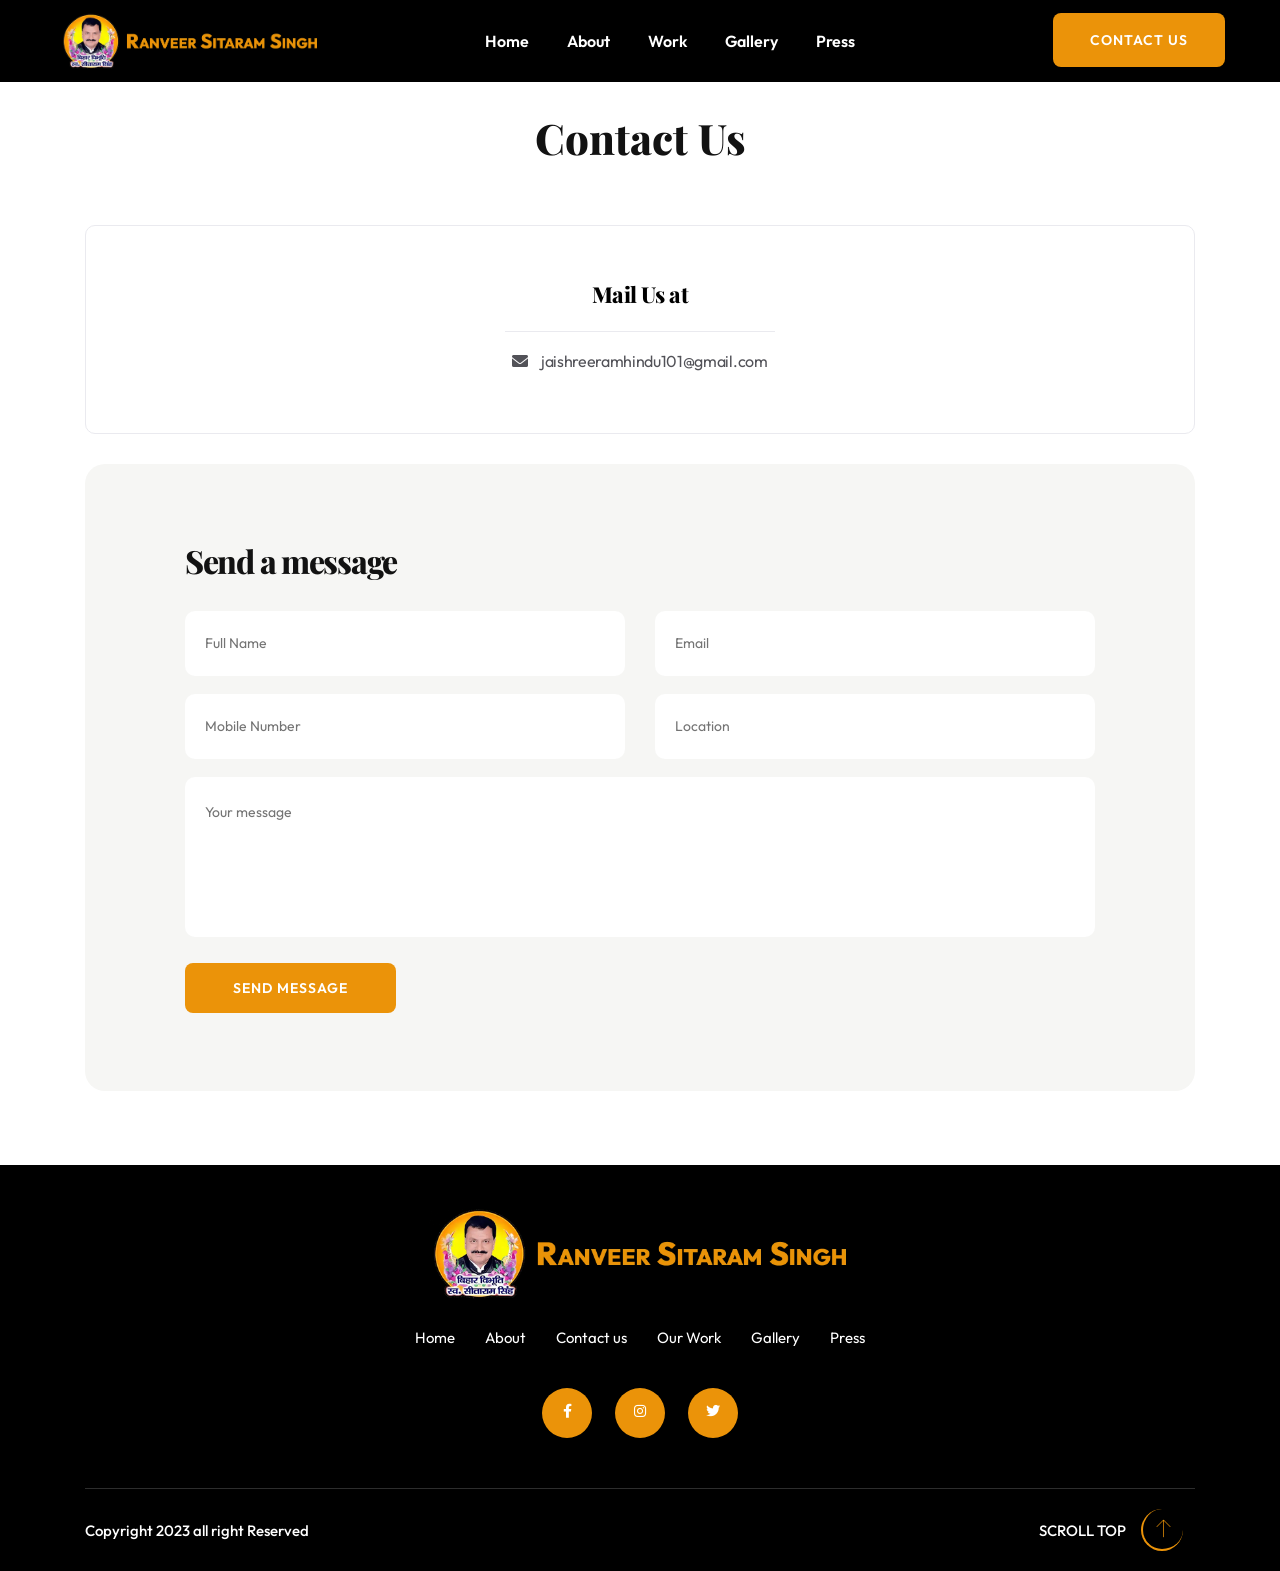
<file: contact-us.html>
<!DOCTYPE html>
<html class="no-js" lang="zxx">
  <head>
    <meta charset="utf-8" />
    <meta http-equiv="x-ua-compatible" content="ie=edge" />
    <title>Contact Us | Ranveer Siteram Singh</title>
    <meta name="description" content="" />
    <meta name="viewport" content="width=device-width, initial-scale=1" />

    <!-- Place favicon.ico in the root directory -->
    <link
      rel="shortcut icon"
      type="image/x-icon"
      href="assets/img/new/homepage/Fevicon.webp"
    />
    <!-- CSS here -->
    <link rel="stylesheet" href="assets/css/bootstrap.css" />
    <link rel="stylesheet" href="assets/css/meanmenu.css" />
    <link rel="stylesheet" href="assets/css/animate.css" />
    <link rel="stylesheet" href="assets/css/swiper-bundle.css" />
    <link rel="stylesheet" href="assets/css/slick.css" />
    <link rel="stylesheet" href="assets/css/nouislider.css" />
    <link rel="stylesheet" href="assets/css/backtotop.css" />
    <link rel="stylesheet" href="assets/css/magnific-popup.css" />
    <link rel="stylesheet" href="assets/css/nice-select.css" />
    <link rel="stylesheet" href="assets/css/font-awesome-pro.css" />
    <link rel="stylesheet" href="assets/css/spacing.css" />
    <link rel="stylesheet" href="assets/css/main.css" />
  </head>

  <body>
    <!--[if lte IE 9]>
      <p class="browserupgrade">
        You are using an <strong>outdated</strong> browser. Please
        <a href="https://browsehappy.com/">upgrade your browser</a> to improve
        your experience and security.
      </p>
    <![endif]-->

    <!-- pre loader area start -->
    <div id="loading">
      <div id="loading-center">
        <div id="loading-center-absolute">
          <div class="tp-preloader-content">
            <div class="tp-preloader-icon text-center">
              <span class="tp-preloader-animation">
                <img
                  src="assets/img/new/LOgo-Png.webp"
                  style="width: 100%"
                  alt=""
                />
              </span>
            </div>
          </div>
        </div>
      </div>
    </div>
    <!-- pre loader area end -->

    <!-- header area start -->
    <header
      id="header-sticky"
      class="header__sticky"
      style="background-color: black; padding-top: 5px; padding-bottom: 5px"
    >
      <div class="header-area header-area-2 header__space">
        <div class="container-fluid">
          <div class="row align-items-center justify-content-between">
            <div class="col-xl-3 col-lg-3 col-md-6 col-sm-4">
              <div class="logo">
                <a href="index.html">
                  <img
                    class="header-logo"
                    alt="logo"
                    src="assets/img/new/LOgo-Png.webp"
                  />
                </a>
              </div>
            </div>
            <div class="d-none d-xl-block col-xl-6 col-lg-6 text-center">
              <div class="main-menu main-menu-2 menu__space">
                <nav id="tp-mobile-menu">
                  <ul>
                    <li class="">
                      <a href="index.html">Home</a>
                    </li>
                    <li class="">
                      <a href="about.html">About</a>
                    </li>
                    <li class="">
                      <a href="our-work.html">Work</a>
                    </li>

                    <li>
                      <a href="gallery.html">Gallery</a>
                    </li>

                    <li>
                      <a href="press.html">Press</a>
                    </li>
                  </ul>
                </nav>
              </div>
            </div>
            <div class="col-xl-3 col-lg-6 col-md-6 col-6">
              <div
                class="header-right d-none d-lg-flex align-items-center justify-content-end"
              >
                <div class="header-btn">
                  <a class="tp-btn tp-btn-shine-effect" href="contact-us.html"
                    ><span>Contact Us</span></a
                  >
                </div>
              </div>
              <div class="mobile-menu d-xl-none">
                <button class="tp-side-action tp-toogle hamburger-btn">
                  <span></span>
                  <span></span>
                  <span></span>
                </button>
              </div>
            </div>
          </div>
        </div>
      </div>
    </header>
    <!-- header area end -->

    <!-- mobile menu style start -->
    <div class="fix">
      <div class="tp-side-info">
        <div class="tp-side-logo">
          <a href="#">
            <img
              alt="logo"
              src="assets/img/new/LOgo-Png.webp"
              style="width: 100%"
            />
          </a>
        </div>
        <div class="tp-side-close">
          <button><i class="fa-solid fa-xmark"></i></button>
        </div>
        <div class="tp-mobile-menu-pos"></div>
        <div class="tp-side-content">
          <div class="tp-side-content__inner-btn mb-100">
            <a href="#" class="tp-btn">Contact Us</a>
          </div>
          <div class="tp-contact-info d-flex flex-column">
            <a href="tel:088245684379"
              ><i class="fa-solid fa-phone-flip"></i> +2236 384 870</a
            >
            <a class="mail" href="mailto:infomai.@mail.com"
              >Infomai.@mail.com</a
            >
          </div>
        </div>
      </div>
      <div class="offcanvas-overlay"></div>
    </div>
    <!-- mobile menu style end -->
    <main>
      <h1 class="section-title pt-30" style="text-align: center">Contact Us</h1>
      <div class="contact-us-box pt-10">
        <div class="container">
          <div class="row">
            <div class="col-lg-12 col-md-12">
              <div class="contact-us-wrapper p-relative mb-30 text-center">
                <h3 class="contact-us-wrapper-title">Mail Us at</h3>
                <div>
                  <a href="mailto:jaishreeramhindu101@gmail.com"
                    ><i
                      class="fa-solid fa-envelope"
                      style="padding-right: 10px"
                    ></i>
                    jaishreeramhindu101@gmail.com</a
                  ><br />
                </div>
              </div>
            </div>
          </div>
        </div>
      </div>

      <!-- contact us area start -->
      <div class="contact-area pb-50">
        <div class="container">
          <div class="row">
            <div class="col-lg-12">
              <div class="contact-form-box">
                <div class="contact-form">
                  <form id="contact-form" action="#">
                    <div class="row">
                      <h3 class="contact-form-title">Send a message</h3>
                      <div class="col-xl-6 col-lg-6">
                        <div class="contact-input">
                          <input
                            name="name"
                            class="input"
                            type="text"
                            placeholder="Full Name"
                            required
                          />
                        </div>
                      </div>

                      <div class="col-xl-6 col-lg-6">
                        <div class="contact-input">
                          <input
                            name="email"
                            class="input"
                            type="email"
                            placeholder="Email"
                            required
                          />
                        </div>
                      </div>
                      <div class="col-xl-6 col-lg-6">
                        <div class="contact-input">
                          <input
                            name="mobile"
                            class="input"
                            type="text"
                            placeholder="Mobile Number"
                            required
                          />
                        </div>
                      </div>
                      <div class="col-xl-6 col-lg-6">
                        <div class="contact-input">
                          <input
                            name="location"
                            class="input"
                            type="text"
                            placeholder="Location"
                            required
                          />
                        </div>
                      </div>

                      <div class="col-xl-12">
                        <div class="contact-input">
                          <textarea
                            name="message"
                            class="textarea"
                            placeholder="Your message"
                            required
                          ></textarea>
                        </div>

                        <div class="row">
                          <div class="col-6">
                            <div class="contact-form-btn">
                              <button
                                class="tp-btn tp-btn-shine-effect"
                                type="submit"
                              >
                                Send Message
                              </button>
                            </div>
                          </div>
                        </div>
                      </div>
                    </div>
                  </form>
                </div>
              </div>
            </div>
          </div>
        </div>
      </div>
      <!-- contact us area end -->
      <!-- contact us box start -->
      <!-- <div class="contact-us-box pt-10 pb-130">
        <div class="container">
          <div class="row">
            <div class="col-lg-12 col-md-12">
              <div class="contact-us-wrapper p-relative mb-30 text-center">
                <h3 class="contact-us-wrapper-title">India</h3>
                <div>
                  <a href="mailto:ngomaavt@gmail.com"
                    ><i class="fa-solid fa-envelope"></i> ngomaavt@gmail.com</a
                  ><br />
                </div>
                <div>
                  <a href="tel:919717500120"
                    ><i class="fa-solid fa-phone-flip"></i> +91 9717500120</a
                  >
                </div>
                
              </div>
            </div>
          </div>
        </div>
      </div> -->
      <!-- contact us box end -->
      <!-- <div class="col-lg-12 col-md-12 col-sm-4">
        <div class="container">
          <img src="assets/img/new/conatct.webp" alt="" />
        </div>
      </div> -->
    </main>

    <!-- footer area start -->
    <footer class="mt-4" style="background-color: black">
      <div class="footer-widget-area" style="">
        <div class="container text-center-class">
          <div class="tpborder-bottom pt-35 pb-50 mb-20 mt-20">
            <div class="row justify-content-md-center">
              <div class="col-xl-8 col-lg-8">
                <div class="tpfooter__logo">
                  <div>
                    <a href="index.html"
                      ><img
                        alt="logo"
                        src="assets/img/new/LOgo-Png.webp"
                        class="footer-logo"
                    /></a>
                  </div>
                </div>
                <div class="tpfooter-widget">
                  <ul class="footer-li" style="">
                    <li><a href="index.html">Home</a></li>
                    <li><a href="about.html">About</a></li>
                    <li><a href="contact-us.html">Contact us</a></li>
                    <li><a href="our-work.html"> Our Work</a></li>
                    <li><a href="gallery.html">Gallery</a></li>
                    <li><a href="press.html">Press</a></li>
                  </ul>
                </div>
                <div class="tpfooter__social pt-20 footer-social">
                  <a
                    href="https://www.facebook.com/profile.php?id=100004130050339"
                    target="_blank"
                    ><i class="fa-brands fa-facebook-f"></i
                  ></a>

                  <a href="#"><i class="fa-brands fa-instagram"></i></a>
                  <a href="https://twitter.com/RKS1Singh" target="_blank"
                    ><i class="fa-brands fa-twitter"></i
                  ></a>
                </div>
              </div>
            </div>
          </div>
        </div>
      </div>
      <div class="footer-copyright-area pb-20">
        <div class="container">
          <div class="row align-items-center">
            <div class="col-xl-8 col-lg-6 col-md-6">
              <div class="tp-copyright">
                <p style="color: white">Copyright 2023 all right Reserved</p>
              </div>
            </div>
            <div class="col-xl-4 col-lg-6 col-md-6">
              <div class="d-flex justify-content-md-end backtop">
                <div class="tp-backtop">
                  <button type="button" class="back-to-top-btn">
                    <span style="color: white">Scroll Top</span>
                    <span><i class="fa-thin fa-arrow-up"></i></span>
                  </button>
                </div>
              </div>
            </div>
          </div>
        </div>
      </div>
    </footer>
    <!-- footer area end -->

    <!-- JS here -->
    <script src="assets/js/vendor/jquery.js"></script>
    <script src="assets/js/vendor/waypoints.js"></script>
    <script src="assets/js/bootstrap-bundle.js"></script>
    <script src="assets/js/jquery.meanmenu.js"></script>
    <script src="assets/js/swiper-bundle.js"></script>
    <script src="assets/js/slick.min.js"></script>
    <script src="assets/js/nouislider.js"></script>
    <script src="assets/js/magnific-popup.js"></script>
    <script src="assets/js/parallax.js"></script>
    <script src="assets/js/nice-select.js"></script>
    <script src="assets/js/purecounter.js"></script>
    <script src="assets/js/wow.js"></script>
    <script src="assets/js/isotope-pkgd.js"></script>
    <script src="assets/js/imagesloaded-pkgd.js"></script>
    <script src="assets/js/ajax-form.js"></script>
    <script src="assets/js/main.js"></script>
  </body>
</html>
</file>
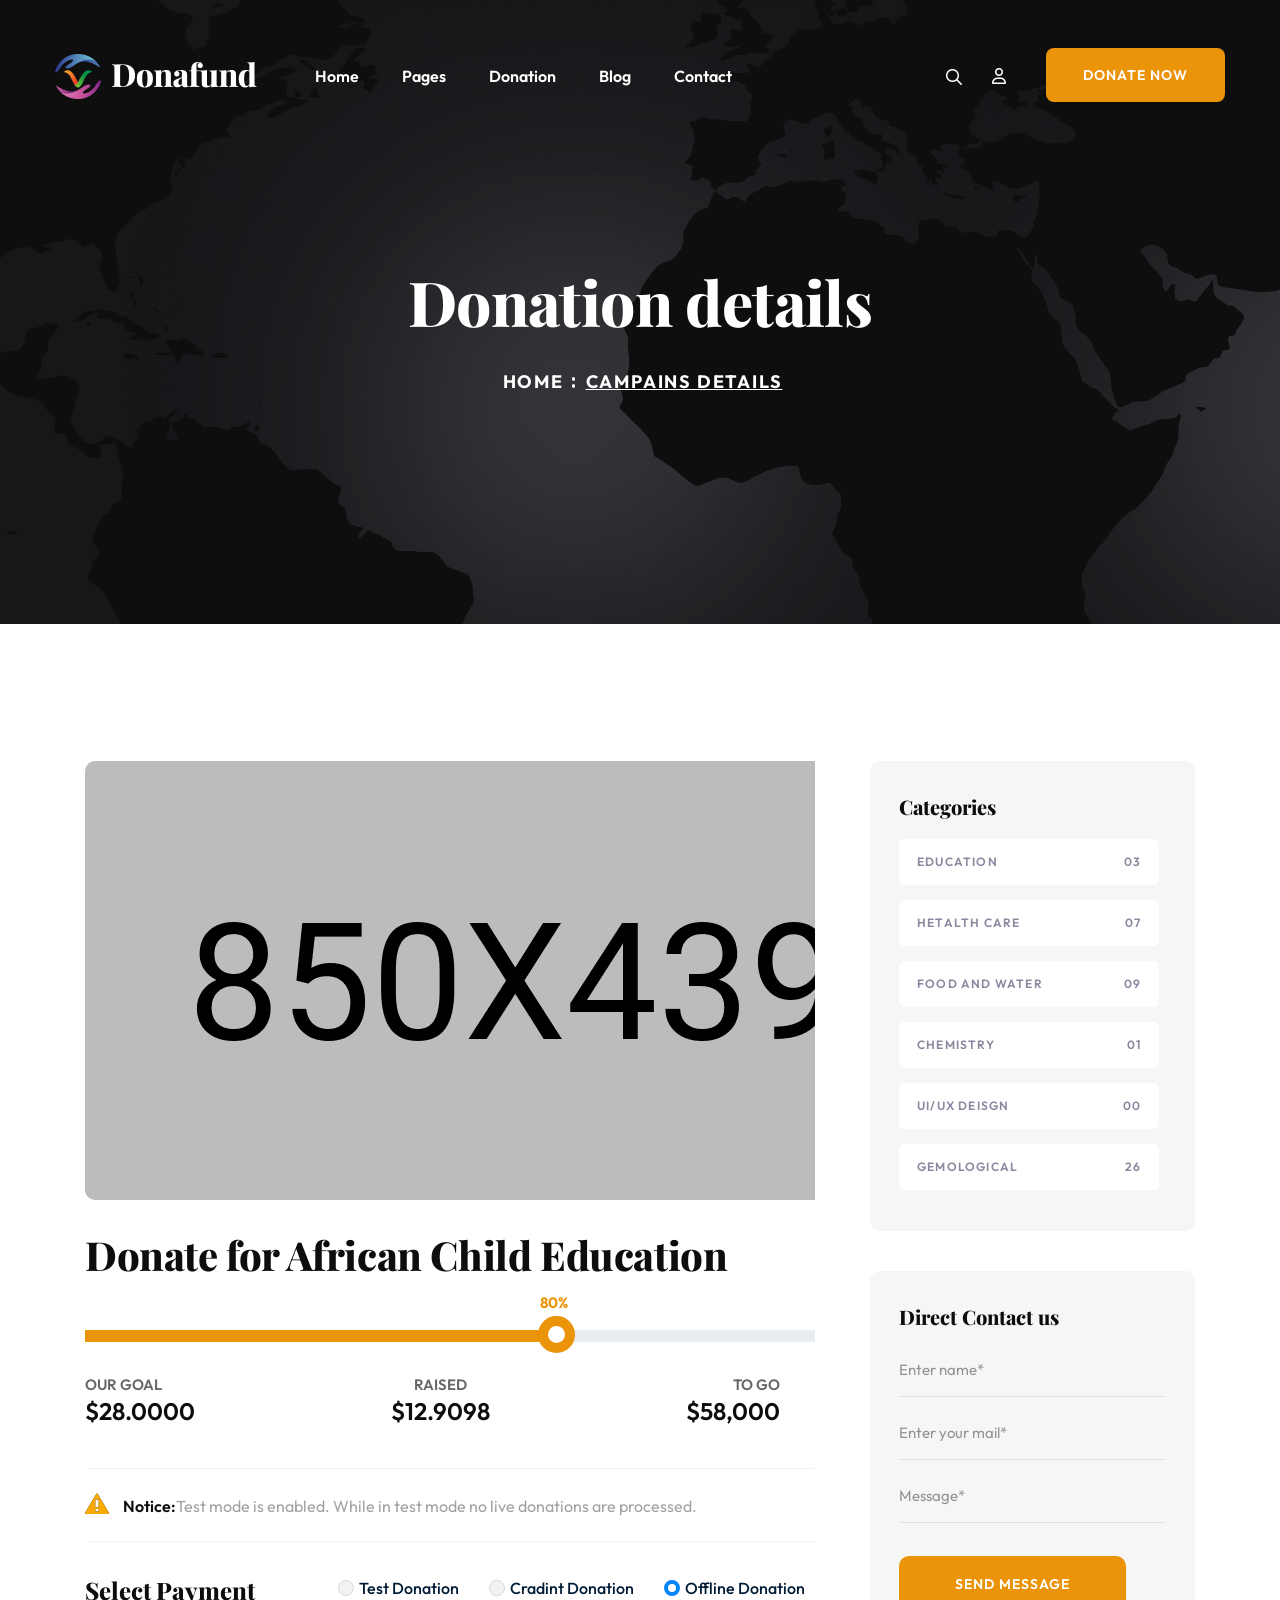
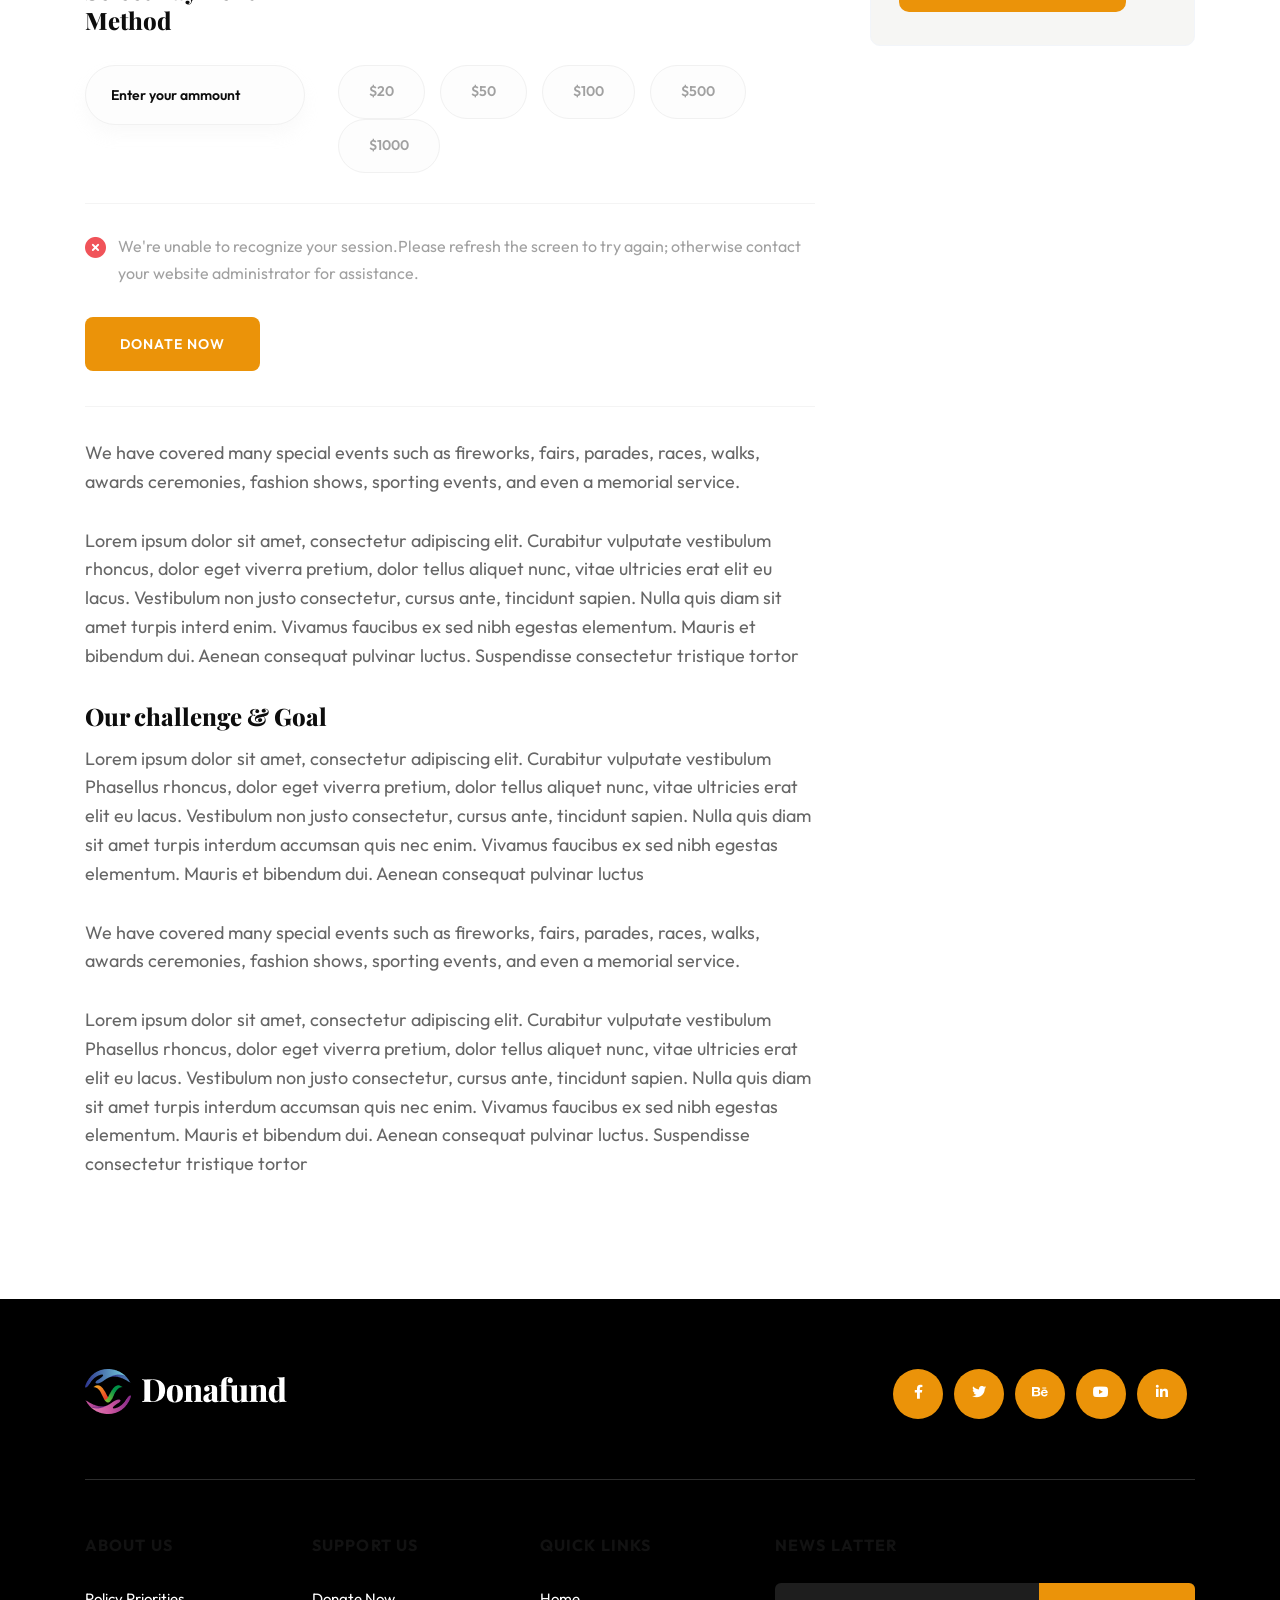
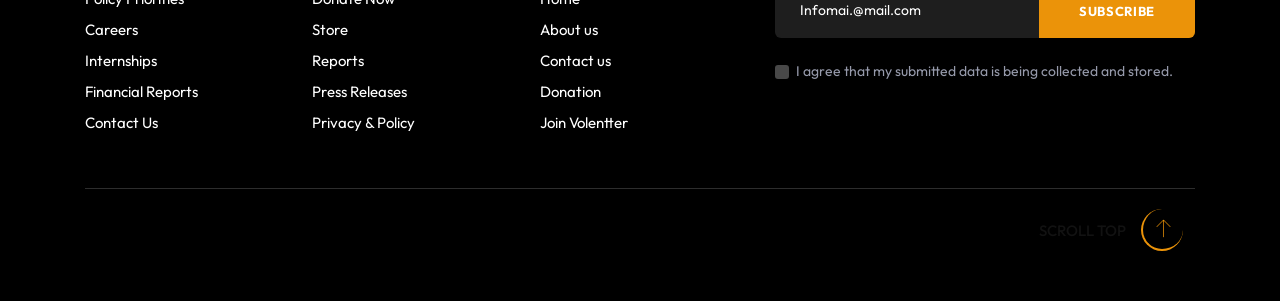
<file: donation-details.html>
<!doctype html>
<html class="no-js" lang="zxx">

<head>
   <meta charset="utf-8">
   <meta http-equiv="x-ua-compatible" content="ie=edge">
   <title>Donafund - NonProfit Charity Html Template</title>
   <meta name="description" content="">
   <meta name="viewport" content="width=device-width, initial-scale=1">

   <!-- Place favicon.ico in the root directory -->
   <link rel="shortcut icon" type="image/x-icon" href="assets/img/logo/favicon.png">

   <!-- CSS here -->
   <link rel="stylesheet" href="assets/css/bootstrap.css">
   <link rel="stylesheet" href="assets/css/meanmenu.css">
   <link rel="stylesheet" href="assets/css/animate.css">
   <link rel="stylesheet" href="assets/css/swiper-bundle.css">
   <link rel="stylesheet" href="assets/css/slick.css">
   <link rel="stylesheet" href="assets/css/nouislider.css">
   <link rel="stylesheet" href="assets/css/backtotop.css">
   <link rel="stylesheet" href="assets/css/magnific-popup.css">
   <link rel="stylesheet" href="assets/css/nice-select.css">
   <link rel="stylesheet" href="assets/css/font-awesome-pro.css">
   <link rel="stylesheet" href="assets/css/spacing.css">
   <link rel="stylesheet" href="assets/css/main.css">
</head>

<body>
   <!--[if lte IE 9]>
      <p class="browserupgrade">You are using an <strong>outdated</strong> browser. Please <a href="https://browsehappy.com/">upgrade your browser</a> to improve your experience and security.</p>
      <![endif]-->

 <!-- pre loader area start -->
 <div id="loading">
   <div id="loading-center">
      <div id="loading-center-absolute">
         <!-- loading content here -->
         <div class="tp-preloader-content">
            <div class="tp-preloader-icon text-center">
               <span class="tp-preloader-animation">
                  <img src="assets/img/logo/preloader-logo.png" alt="">
               </span>
            </div>
         </div>
      </div>
   </div>
</div>
<!-- pre loader area end -->

   <!-- header area start -->
   <header id="header-sticky" class="transparent-header header__sticky">
      <div class="header-area header-area-2 header__space pt-40">
            <div class="container-fluid">
               <div class="row align-items-center justify-content-between">
                  <div class="col-xl-2 col-lg-2 col-md-6 col-6">
                     <div class="logo">
                        <a href="index.html">
                           <img alt="logo" src="assets/img/logo/logo1.png" >
                        </a>
                     </div>
                  </div>
                  <div class="d-none d-xl-block col-xl-6 col-lg-6">
                     <div class="main-menu main-menu-2 menu__space">
                        <nav id="tp-mobile-menu">
                           <ul>
                              <li class="has-dropdown">
                                 <a href="index.html">Home</a>
                                 <ul class="submenu">
                                    <li><a href="index.html">Home Style 1</a></li>
                                    <li><a href="index-2.html">Home Style 2</a></li>
                                    <li><a href="index-3.html">Home Style 3</a></li>
                                 </ul>
                              </li>
                              <li class="has-dropdown">
                                 <a href="#">Pages</a>
                                 <ul class="submenu">
                                    <li><a href="about-me.html">About me</a></li>
                                    <li><a href="about-foundation.html">About foundation</a></li>
                                    <li><a href="our-portfolio.html">Our Portfolio</a></li>
                                    <li><a href="portfolio-details.html">Portfolio Details</a></li>
                                    <li><a href="our-volunteer.html">Our volunteer</a></li>
                                    <li><a href="our-services.html">Our Services</a></li>
                                    <li><a href="service-details.html">Service details</a></li>
                                    <li><a href="faq.html">Faq</a></li>
                                 </ul>
                              </li>
                              <li class="has-dropdown">
                                 <a href="donation-listing.html">Donation</a>
                                 <ul class="submenu">
                                    <li><a href="donation-listing.html">Donation listing</a></li>
                                    <li><a href="donation-details.html">Donation details</a></li>
                                 </ul>
                              </li>
                              <li class="has-dropdown">
                                 <a href="blog-details.html">Blog</a>
                                 <ul class="submenu">
                                    <li><a href="news-blog.html">News</a></li>
                                    <li><a href="blog-details.html">Blog details</a></li>
                                 </ul>
                              </li>
                              <li>
                                 <a href="contact-us.html">Contact</a>
                              </li>
                           </ul>
                        </nav>
                     </div>
                  </div>
                  <div class="col-xl-4 col-lg-6 col-md-6 col-6">
                     <div class="header-right d-none d-lg-flex align-items-center justify-content-end">
                        <div class="header-icon">
                           <ul class="d-flex">
                              <li class="search-btn-wrap">
                                 <a class="tp-header-search-toggle">
                                    <i class="fa-regular fa-magnifying-glass header-search-open"></i>
                                    <i class="header_search-close text-white far fa-times"></i>
                                 </a>
                                 <div class="search-form">
                                    <form action="#">
                                       <input type="text" placeholder="search here">
                                       <button type="submit"><i class="far fa-search"></i></button>
                                    </form>
                                 </div>
                              </li>
                              <li><a href="#"><i class="fa-regular fa-user"></i></a></li>
                           </ul>
                        </div>
                        <div class="language d-none d-xxl-block ml-35">
                           <span><a href="#">Eng <i class="fa-regular fa-chevron-down"></i></a></span>
                           <ul>
                              <li><a href="#">Bangla</a></li>
                              <li><a href="#">Hindi</a></li>
                              <li><a href="#">Arabic</a></li>
                              <li><a href="#">Chaines</a></li>
                           </ul>
                        </div>
                        <div class="header-btn">
                           <a class="tp-btn tp-btn-shine-effect" href="donation-details.html"><span>Donate now</span></a>
                        </div>
                     </div>
                     <div class="mobile-menu d-xl-none">
                        <button class="tp-side-action tp-toogle hamburger-btn">
                           <span></span>
                           <span></span>
                           <span></span>
                        </button>
                     </div>
                  </div>
               </div>
            </div>
      </div>
   </header>
   <!-- header area end -->

   <!-- mobile menu style start -->
   <div class="fix">
      <div class="tp-side-info">
         <div class="tp-side-logo">
            <a href="index.html">
               <img src="assets/img/logo/logo.png" alt="logo">
            </a>
         </div>
         <div class="tp-side-close">
            <button> <i class="fa-solid fa-xmark"></i></button>
         </div>
         <div class="tp-mobile-menu-pos"></div>
         <div class="tp-side-content">
            <div class="tp-side-content__inner-btn mb-100">
               <a href="contact.html" class="tp-btn">Donate now</a>
            </div>
            <div class="tp-contact-info d-flex flex-column">
               <a href="tel:088245684379"><i class="fa-solid fa-phone-flip"></i> +2236 384
                  870</a>
               <a class="mail" href="#">Infomai.@mail.com</a>
            </div>
            <div class="tpfooter__social tpside-social">
               <a href="#"><i class="fa-brands fa-facebook-f"></i></a>
               <a href="#"><i class="fa-brands fa-twitter"></i></a>
               <a href="#"><i class="fa-brands fa-youtube"></i></a>
               <a href="#"><i class="fa-brands fa-linkedin-in"></i></a>
            </div>
         </div>
      </div>
      <div class="offcanvas-overlay"></div>
   </div>
   <!-- mobile menu style end -->

   <main>
      <!-- donation details breadcrumb start -->
      <div class="wrapper-box p-relative">
         <div class="breadcrumb-bg" data-background="assets/img/breadcrumb/breadcrumb-bg.png"></div>
         <div class="breadcrumb-area pt-265 pb-265">
            <div class="container">
               <div class="row">
                  <div class="col-xl-12">
                     <div class="breadcrumb__content text-center">
                        <h1 class="breadcrumb__title">Donation details</h1>
                        <div class="breadcrumb__list">
                           <span><a href="index.html">Home</a></span>
                           <span class="dvdr"><i class="fa-solid fa-colon"></i></span>
                           <span class="underline">Campains details</span>
                        </div>
                     </div>
                  </div>
               </div>
            </div>
         </div>
      </div>
      <!-- donation details breadcrumb end -->

      <!-- donation details area start -->
      <div class="donation-details-area pt-100 pb-90">
         <div class="container">
            <div class="row">
               <div class="col-lg-8">
                  <div class="donation-details-item">
                     <div class="donation-card-box donaion-details">
                        <div class="card-item">
                           <div class="tpcard__wrapper donation-details">
                              <div class="tpcard__thumb donation-details">
                                 <img src="assets/img/donation/donation-10.jpg" alt="">
                              </div>
                              <div class="tpcard__content donation-details">
                                 <h4 class="tpcard__title donation-details">Donate for African Child
                                    Education
                                 </h4>
                                 <div class="tpcard__progresss">
                                    <div class="progress donation-details">
                                       <div class="progress-bar donation-details" role="progressbar"
                                          aria-label="Example with label" style="width: 65%;" aria-valuenow="25"
                                          aria-valuemin="0" aria-valuemax="100">
                                          <span>80%</span>
                                       </div>
                                    </div>
                                 </div>
                                 <div class="tpcard__bottom d-flex justify-content-between">
                                    <div class="tpcard__details donation-details">
                                       <span class="subtitle">our goal</span> <br>
                                       <span class="sale">$28.0000</span>
                                    </div>
                                    <div class="tpcard__details donation-details">
                                       <span class="subtitle text-center">Raised</span> <br>
                                       <span class="sale">$12.9098</span>
                                    </div>
                                    <div class="tpcard__details donation-details">
                                       <span class="subtitle text-end">to go</span> <br>
                                       <span class="sale">$58,000</span>
                                    </div>
                                 </div>
                              </div>
                           </div>
                        </div>
                     </div>
                     <div class="donation-notice d-flex align-items-center">
                        <span><svg width="24" height="27" viewBox="0 0 24 27" fill="none"
                              xmlns="http://www.w3.org/2000/svg">
                              <path fill-rule="evenodd" clip-rule="evenodd"
                                 d="M23.8236 24.6887L12.7561 5.96606C12.6007 5.69821 12.3114 5.5 12.0007 5.5C11.6847 5.5 11.3954 5.69821 11.2454 5.96606L0.177863 24.6887C0.0278673 24.9566 -0.0792725 25.3851 0.0760802 25.6476C0.231433 25.9101 0.515353 26.0708 0.826059 26.0708H23.1701C23.4808 26.0708 23.7647 25.9101 23.92 25.6476C24.0807 25.3851 23.9736 24.9512 23.8236 24.6887ZM13.7156 23.4995H10.2871V20.9281H13.7156V23.4995ZM13.7156 19.2139H10.2871V11.4998H13.7156V19.2139Z"
                                 fill="black" />
                              <mask id="mask0_413_2097" style="mask-type:alpha" maskUnits="userSpaceOnUse" x="0" y="5"
                                 width="24" height="22">
                                 <path fill-rule="evenodd" clip-rule="evenodd"
                                    d="M23.8236 24.6887L12.7561 5.96606C12.6007 5.69821 12.3114 5.5 12.0007 5.5C11.6847 5.5 11.3954 5.69821 11.2454 5.96606L0.177863 24.6887C0.0278673 24.9566 -0.0792725 25.3851 0.0760802 25.6476C0.231433 25.9101 0.515353 26.0708 0.826059 26.0708H23.1701C23.4808 26.0708 23.7647 25.9101 23.92 25.6476C24.0807 25.3851 23.9736 24.9512 23.8236 24.6887ZM13.7156 23.4995H10.2871V20.9281H13.7156V23.4995ZM13.7156 19.2139H10.2871V11.4998H13.7156V19.2139Z"
                                    fill="white" />
                              </mask>
                              <g mask="url(#mask0_413_2097)">
                                 <rect y="3" width="24" height="24" fill="currentColor" />
                              </g>
                           </svg>
                        </span>
                        <span class="notice">Notice:</span>
                        <p>
                           Test mode is enabled. While in test mode no
                           live donations are
                           processed.
                        </p>
                     </div>
                     <div class="row">
                        <div class="col-xl-4">
                           <div class="donation-payment align-items-center mb-30">
                              <h3 class="donation-payment-title">Select Payment Method </h3>
                           </div>
                        </div>
                        <div class="col-xl-8">
                           <div class="donation-payment-check d-sm-flex justify-content-xxl-end mb-30">
                              <div class="form-check">
                                 <input class="form-check-input" type="radio" name="exampleRadios" id="exampleRadios1"
                                    value="option1" checked>
                                 <label class="form-check-label" for="exampleRadios1">
                                    Test Donation
                                 </label>
                              </div>
                              <div class="form-check ml-30">
                                 <input class="form-check-input" type="radio" name="exampleRadios" id="exampleRadios2"
                                    value="option1" checked>
                                 <label class="form-check-label" for="exampleRadios2">
                                    Cradint Donation
                                 </label>
                              </div>
                              <div class="form-check ml-30">
                                 <input class="form-check-input" type="radio" name="exampleRadios" id="exampleRadios3"
                                    value="option1" checked>
                                 <label class="form-check-label" for="exampleRadios3">
                                    Offline Donation
                                 </label>
                              </div>
                           </div>
                        </div>
                     </div>
                     <div class="row">
                        <div class="col-xl-4">
                           <div class="donation-payment-method mb-30">
                              <input type="text" placeholder="Enter your ammount">
                           </div>
                        </div>
                        <div class="col-xl-8">
                           <div class="donation-payment-method d-flex flex-wrap justify-content-xxl-end mb-30">
                              <button type="button">$20</button>
                              <button type="button">$50</button>
                              <button type="button">$100</button>
                              <button type="button">$500</button>
                              <button type="button">$1000</button>
                           </div>
                        </div>
                     </div>
                     <div class="donation-error-notification p-relative">
                        <span><i class="fa-sharp fa-solid fa-circle-xmark"></i>We're unable to recognize your
                           session.Please refresh the screen to try again; otherwise contact your website administrator
                           for assistance. </span>
                        <div class="donation-btn">
                           <a class="tp-btn tp-btn-shine-effect" href="donation-details.html">Donate now</a>
                        </div>
                     </div>
                     <div class="donation-details-text mt-60">
                        <p class="mb-30">We have covered many special events such as fireworks, fairs, parades, races,
                           walks, awards
                           ceremonies, fashion shows, sporting events, and even a memorial service.</p>
                        <p class="mb-30">Lorem ipsum dolor sit amet, consectetur adipiscing elit. Curabitur vulputate
                           vestibulum
                           rhoncus, dolor eget viverra pretium, dolor tellus aliquet nunc, vitae ultricies erat elit eu
                           lacus. Vestibulum non justo consectetur, cursus ante, tincidunt sapien. Nulla quis diam sit
                           amet turpis interd enim. Vivamus faucibus ex sed nibh egestas elementum. Mauris et bibendum
                           dui. Aenean consequat pulvinar luctus. Suspendisse consectetur tristique tortor</p>
                        <h3 class="donation-payment-title">Our challenge & Goal</h3>
                        <p class="mb-30">Lorem ipsum dolor sit amet, consectetur adipiscing elit. Curabitur vulputate
                           vestibulum
                           Phasellus rhoncus, dolor eget viverra pretium, dolor tellus aliquet nunc, vitae ultricies
                           erat elit eu lacus. Vestibulum non justo consectetur, cursus ante, tincidunt sapien. Nulla
                           quis diam sit amet turpis interdum accumsan quis nec enim. Vivamus faucibus ex sed nibh
                           egestas elementum. Mauris et bibendum dui. Aenean consequat pulvinar luctus</p>
                        <p class="mb-30">We have covered many special events such as fireworks, fairs, parades, races,
                           walks, awards
                           ceremonies, fashion shows, sporting events, and even a memorial service.
                        </p>
                        <p class="mb-30">Lorem ipsum dolor sit amet, consectetur adipiscing elit. Curabitur vulputate
                           vestibulum
                           Phasellus rhoncus, dolor eget viverra pretium, dolor tellus aliquet nunc, vitae ultricies
                           erat elit eu lacus. Vestibulum non justo consectetur, cursus ante, tincidunt sapien. Nulla
                           quis diam sit amet turpis interdum accumsan quis nec enim. Vivamus faucibus ex sed nibh
                           egestas elementum. Mauris et bibendum dui. Aenean consequat pulvinar luctus. Suspendisse
                           consectetur tristique tortor</p>
                     </div>
                  </div>
               </div>
               <div class="col-lg-4">
                  <div class="right-padding pl-25">
                     <div class="sidebar__widget donation-details mb-40">
                        <h3 class="sidebar__widget-title donation-details">Categories</h3>
                        <div class="sidebar__widget-content donation-details">
                           <ul>
                              <li><a href="donation-listing.html">Education <span>03</span></a></li>
                              <li><a href="donation-listing.html">Hetalth care <span>07</span></a></li>
                              <li><a href="donation-listing.html">Food and water <span>09</span></a></li>
                              <li><a href="donation-listing.html">Chemistry <span>01</span></a></li>
                              <li><a href="donation-listing.html">UI/UX Deisgn <span>00</span></a></li>
                              <li><a href="donation-listing.html">Gemological <span>26</span></a></li>
                           </ul>
                        </div>
                     </div>
                     <div class="sidebar__widget-contact">
                        <h3 class="sidebar__widget-title donation-details contact">Direct Contact us</h3>
                        <input type="text" placeholder="Enter name*">
                        <input type="email" placeholder="Enter your mail*">
                        <input type="text" placeholder="Message*">
                        <div class="sidebar-btn">
                           <button class="tp-btn tp-btn-shine-effect">send message</button>
                        </div>
                     </div>
                  </div>
               </div>
            </div>
         </div>
      </div>
         <!-- Blog details area end -->

   </main>

   <!-- footer area start -->
   <footer class="bg-black">
      <div class="footer-social-area pt-70">
         <div class="container">
            <div class="tpborder-bottom pb-35">
               <div class="row">
                  <div class="col-xl-6 col-lg-6 col-md-6 ">
                     <div class="tpfooter__logo mb-30">
                        <a href="index.html"><img src="assets/img/logo/footer-logo.png" alt=""></a>
                     </div>
                  </div>
                  <div class="col-xl-6 col-lg-6 col-md-6 ">
                     <div class="tpfooter__social text-start text-md-end">
                        <a href="#"><i class="fa-brands fa-facebook-f"></i></a>
                        <a href="#"><i class="fa-brands fa-twitter"></i></a>
                        <a href="#"><i class="fa-brands fa-behance"></i></a>
                        <a href="#"><i class="fa-brands fa-youtube"></i></a>
                        <a href="#"><i class="fa-brands fa-linkedin-in"></i></a>
                     </div>
                  </div>
               </div>
            </div>
         </div>
      </div>
      <div class="footer-widget-area">
         <div class="container">
            <div class="tpborder-bottom pt-35 pb-50 mb-20 mt-20">
               <div class="row">
                  <div class="col-xl-3 col-lg-3 col-md-4 col-6 col-6">
                     <div class="tpfooter-widget tp-footer-col-1">
                        <h3 class="tpfooter-widget__title">
                           About us
                        </h3>
                        <ul>
                           <li><a href="#">Policy Priorities</a></li>
                           <li><a href="#">Careers</a></li>
                           <li><a href="#">Internships</a></li>
                           <li><a href="#">Financial Reports</a></li>
                           <li><a href="#">Contact Us</a></li>
                        </ul>
                     </div>
                  </div>
                  <div class="col-xl-3 col-lg-3 col-md-4 col-6 col-6">
                     <div class="tpfooter-widget tp-footer-col-2">
                        <h3 class="tpfooter-widget__title">
                           Support us
                        </h3>
                        <ul>
                           <li><a href="#">Donate Now</a></li>
                           <li><a href="#">Store</a></li>
                           <li><a href="#">Reports</a></li>
                           <li><a href="#">Press Releases</a></li>
                           <li><a href="#">Privacy & Policy</a></li>
                        </ul>
                     </div>
                  </div>
                  <div class="col-xl-2 col-lg-2 col-md-4 col-6">
                     <div class="tpfooter-widget tp-footer-col-3">
                        <h3 class="tpfooter-widget__title">
                           Quick LInks
                        </h3>
                        <ul>
                           <li><a href="#">Home</a></li>
                           <li><a href="#">About us</a></li>
                           <li><a href="#">Contact us</a></li>
                           <li><a href="#">Donation</a></li>
                           <li><a href="#">Join Volentter</a></li>
                        </ul>
                     </div>
                  </div>
                  <div class="col-xl-4 col-lg-4 col-md-8 col-12">
                     <div class="tpfooter-widget tp-footer-col-4">
                        <h3 class="tpfooter-widget__title">
                           News Latter
                        </h3>
                        <div class="tpfooter-subscribe p-relative mb-20">
                           <form>
                              <input type="email" placeholder="Infomai.@mail.com">
                              <button type="submit">Subscribe</button>
                           </form>
                        </div>
                        <div class="tp-check-box">
                           <div class="form-check">
                              <input class="form-check-input" type="checkbox" value="" id="footer-agree">
                              <label class="form-check-label" for="footer-agree">
                                 I agree that my submitted data is being collected and stored.
                              </label>
                           </div>
                        </div>
                     </div>
                  </div>
               </div>
            </div>
         </div>
      </div>
      <div class="footer-copyright-area pb-50">
         <div class="container">
            <div class="row align-items-center">
               <div class="col-xl-8 col-lg-6 col-md-6">
                  <div class="tp-copyright">
                     <p>Copyright@example 2022 all right Reserved</p>
                  </div>
               </div>
               <div class="col-xl-4 col-lg-6 col-md-6">
                  <div class="d-flex justify-content-md-end backtop">
                     <div class="tp-backtop">
                        <button type="button" class="back-to-top-btn">
                              <span>Scroll Top</span>
                              <span><i class="fa-thin fa-arrow-up"></i></span>   
                           </button>
                     </div>
                  </div>
               </div>
            </div>
         </div>
      </div>
   </footer>
   <!-- footer area end -->


   <!-- JS here -->
   <script src="assets/js/vendor/jquery.js"></script>
   <script src="assets/js/vendor/waypoints.js"></script>
   <script src="assets/js/bootstrap-bundle.js"></script>
   <script src="assets/js/jquery.meanmenu.js"></script>
   <script src="assets/js/swiper-bundle.js"></script>
   <script src="assets/js/slick.min.js"></script>
   <script src="assets/js/nouislider.js"></script>
   <script src="assets/js/magnific-popup.js"></script>
   <script src="assets/js/parallax.js"></script>
   <script src="assets/js/nice-select.js"></script>
   <script src="assets/js/purecounter.js"></script>
   <script src="assets/js/wow.js"></script>
   <script src="assets/js/isotope-pkgd.js"></script>
   <script src="assets/js/imagesloaded-pkgd.js"></script>
   <script src="assets/js/ajax-form.js"></script>
   <script src="assets/js/main.js"></script>
</body>

</html>
</file>
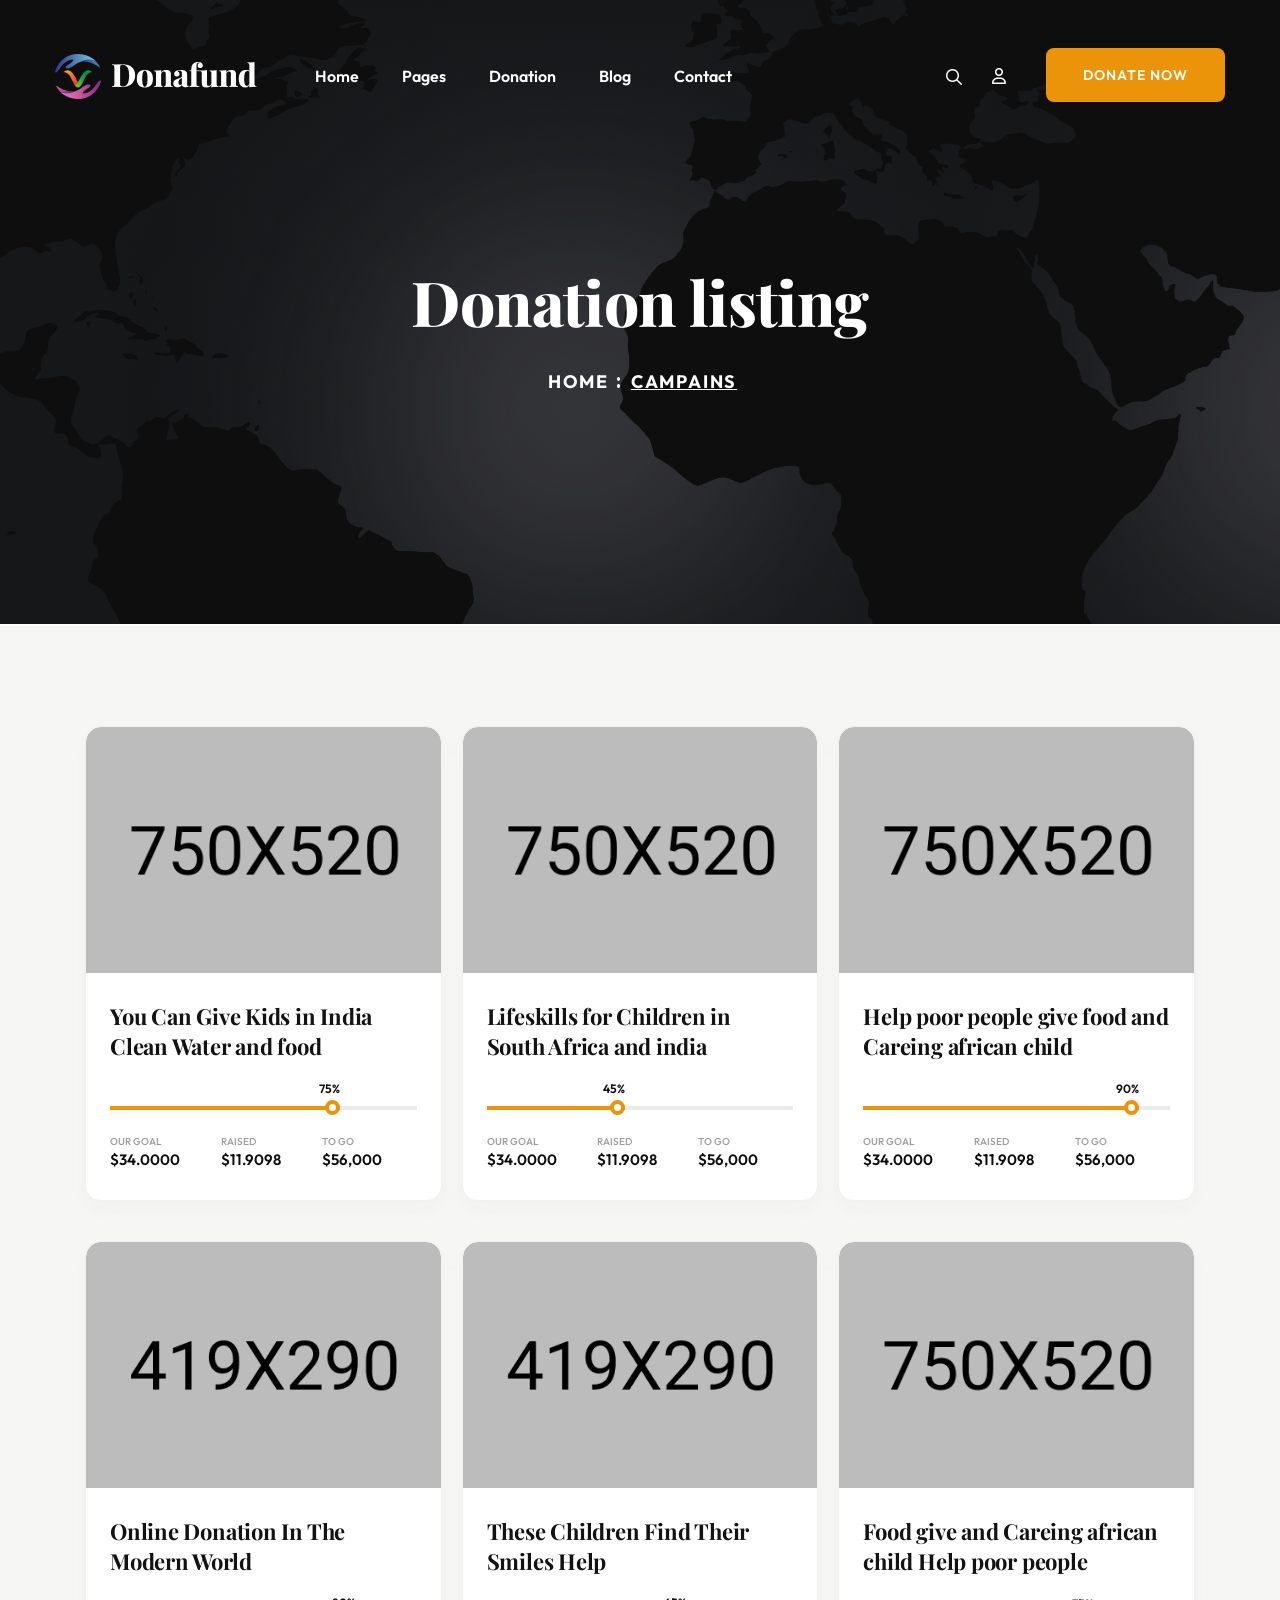
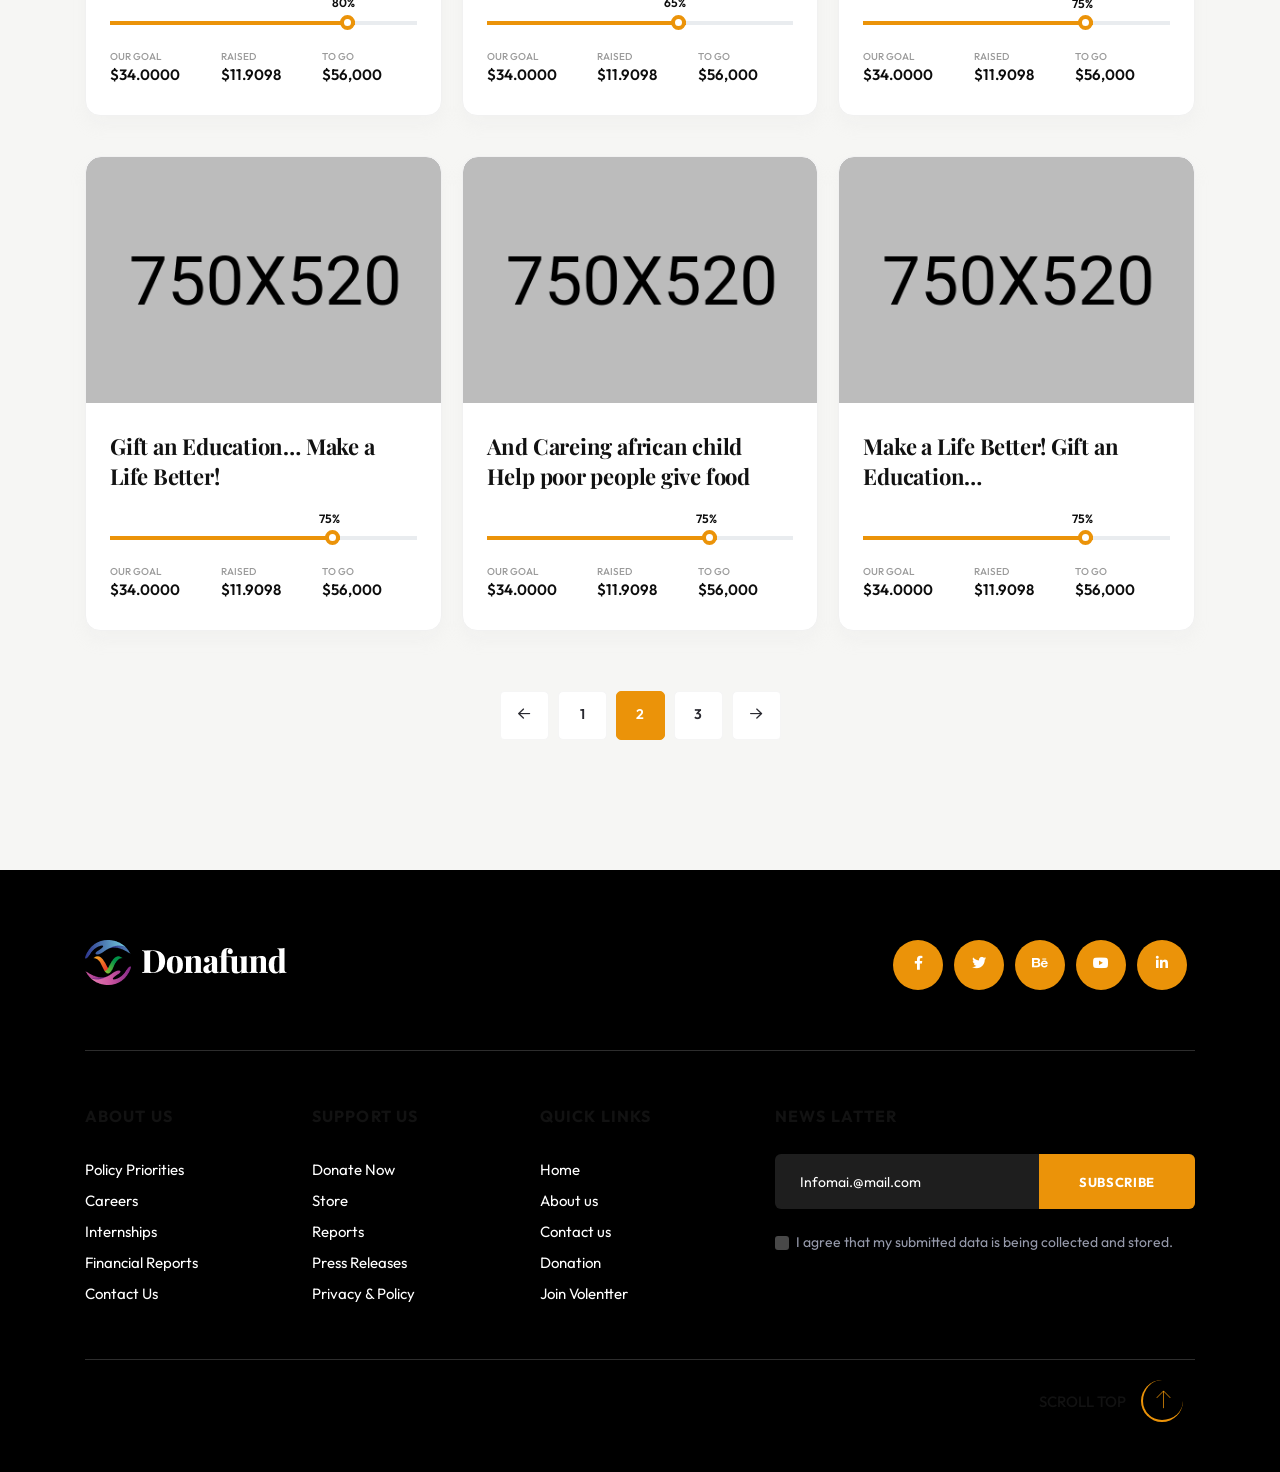
<file: donation-listing.html>
<!doctype html>
<html class="no-js" lang="zxx">

<head>
   <meta charset="utf-8">
   <meta http-equiv="x-ua-compatible" content="ie=edge">
   <title>Donafund - NonProfit Charity Html Template</title>
   <meta name="description" content="">
   <meta name="viewport" content="width=device-width, initial-scale=1">

   <!-- Place favicon.ico in the root directory -->
   <link rel="shortcut icon" type="image/x-icon" href="assets/img/logo/favicon.png">

   <!-- CSS here -->
   <link rel="stylesheet" href="assets/css/bootstrap.css">
   <link rel="stylesheet" href="assets/css/meanmenu.css">
   <link rel="stylesheet" href="assets/css/animate.css">
   <link rel="stylesheet" href="assets/css/swiper-bundle.css">
   <link rel="stylesheet" href="assets/css/slick.css">
   <link rel="stylesheet" href="assets/css/nouislider.css">
   <link rel="stylesheet" href="assets/css/backtotop.css">
   <link rel="stylesheet" href="assets/css/magnific-popup.css">
   <link rel="stylesheet" href="assets/css/nice-select.css">
   <link rel="stylesheet" href="assets/css/font-awesome-pro.css">
   <link rel="stylesheet" href="assets/css/spacing.css">
   <link rel="stylesheet" href="assets/css/main.css">
</head>

<body>
   <!--[if lte IE 9]>
      <p class="browserupgrade">You are using an <strong>outdated</strong> browser. Please <a href="https://browsehappy.com/">upgrade your browser</a> to improve your experience and security.</p>
      <![endif]-->

 <!-- pre loader area start -->
 <div id="loading">
   <div id="loading-center">
      <div id="loading-center-absolute">
         <!-- loading content here -->
         <div class="tp-preloader-content">
            <div class="tp-preloader-icon text-center">
               <span class="tp-preloader-animation">
                  <img src="assets/img/logo/preloader-logo.png" alt="">
               </span>
            </div>
         </div>
      </div>
   </div>
</div>
<!-- pre loader area end -->
   <!-- header area start -->
   <header id="header-sticky" class="transparent-header header__sticky">
      <div class="header-area header-area-2 header__space pt-40">
            <div class="container-fluid">
               <div class="row align-items-center justify-content-between">
                  <div class="col-xl-2 col-lg-2 col-md-6 col-6">
                     <div class="logo">
                        <a href="index.html">
                           <img alt="logo" src="assets/img/logo/logo1.png" >
                        </a>
                     </div>
                  </div>
                  <div class="d-none d-xl-block col-xl-6 col-lg-6">
                     <div class="main-menu main-menu-2 menu__space">
                        <nav id="tp-mobile-menu">
                           <ul>
                              <li class="has-dropdown">
                                 <a href="index.html">Home</a>
                                 <ul class="submenu">
                                    <li><a href="index.html">Home Style 1</a></li>
                                    <li><a href="index-2.html">Home Style 2</a></li>
                                    <li><a href="index-3.html">Home Style 3</a></li>
                                 </ul>
                              </li>
                              <li class="has-dropdown">
                                 <a href="#">Pages</a>
                                 <ul class="submenu">
                                    <li><a href="about-me.html">About me</a></li>
                                    <li><a href="about-foundation.html">About foundation</a></li>
                                    <li><a href="our-portfolio.html">Our Portfolio</a></li>
                                    <li><a href="portfolio-details.html">Portfolio Details</a></li>
                                    <li><a href="our-volunteer.html">Our volunteer</a></li>
                                    <li><a href="our-services.html">Our Services</a></li>
                                    <li><a href="service-details.html">Service details</a></li>
                                    <li><a href="faq.html">Faq</a></li>
                                 </ul>
                              </li>
                              <li class="has-dropdown">
                                 <a href="donation-listing.html">Donation</a>
                                 <ul class="submenu">
                                    <li><a href="donation-listing.html">Donation listing</a></li>
                                    <li><a href="donation-details.html">Donation details</a></li>
                                 </ul>
                              </li>
                              <li class="has-dropdown">
                                 <a href="blog-details.html">Blog</a>
                                 <ul class="submenu">
                                    <li><a href="news-blog.html">News</a></li>
                                    <li><a href="blog-details.html">Blog details</a></li>
                                 </ul>
                              </li>
                              <li>
                                 <a href="contact-us.html">Contact</a>
                              </li>
                           </ul>
                        </nav>
                     </div>
                  </div>
                  <div class="col-xl-4 col-lg-6 col-md-6 col-6">
                     <div class="header-right d-none d-lg-flex align-items-center justify-content-end">
                        <div class="header-icon">
                           <ul class="d-flex">
                              <li class="search-btn-wrap">
                                 <a class="tp-header-search-toggle">
                                    <i class="fa-regular fa-magnifying-glass header-search-open"></i>
                                    <i class="header_search-close text-white far fa-times"></i>
                                 </a>
                                 <div class="search-form">
                                    <form action="#">
                                       <input type="text" placeholder="search here">
                                       <button type="submit"><i class="far fa-search"></i></button>
                                    </form>
                                 </div>
                              </li>
                              <li><a href="#"><i class="fa-regular fa-user"></i></a></li>
                           </ul>
                        </div>
                        <div class="language d-none d-xxl-block ml-35">
                           <span><a href="#">Eng <i class="fa-regular fa-chevron-down"></i></a></span>
                           <ul>
                              <li><a href="#">Bangla</a></li>
                              <li><a href="#">Hindi</a></li>
                              <li><a href="#">Arabic</a></li>
                              <li><a href="#">Chaines</a></li>
                           </ul>
                        </div>
                        <div class="header-btn">
                           <a class="tp-btn tp-btn-shine-effect" href="donation-details.html"><span>Donate now</span></a>
                        </div>
                     </div>
                     <div class="mobile-menu d-xl-none">
                        <button class="tp-side-action tp-toogle hamburger-btn">
                           <span></span>
                           <span></span>
                           <span></span>
                        </button>
                     </div>
                  </div>
               </div>
            </div>
      </div>
   </header>
   <!-- header area end -->

   <!-- mobile menu style start -->
   <div class="fix">
      <div class="tp-side-info">
         <div class="tp-side-logo">
            <a href="index.html">
               <img src="assets/img/logo/logo.png" alt="logo">
            </a>
         </div>
         <div class="tp-side-close">
            <button> <i class="fa-solid fa-xmark"></i></button>
         </div>
         <div class="tp-mobile-menu-pos"></div>
         <div class="tp-side-content">
            <div class="tp-side-content__inner-btn mb-100">
               <a href="contact.html" class="tp-btn">Donate now</a>
            </div>
            <div class="tp-contact-info d-flex flex-column">
               <a href="tel:088245684379"><i class="fa-solid fa-phone-flip"></i> +2236 384
                  870</a>
               <a class="mail" href="#">Infomai.@mail.com</a>
            </div>
            <div class="tpfooter__social tpside-social">
               <a href="#"><i class="fa-brands fa-facebook-f"></i></a>
               <a href="#"><i class="fa-brands fa-twitter"></i></a>
               <a href="#"><i class="fa-brands fa-youtube"></i></a>
               <a href="#"><i class="fa-brands fa-linkedin-in"></i></a>
            </div>
         </div>
      </div>
      <div class="offcanvas-overlay"></div>
   </div>
   <!-- mobile menu style end -->
   <main>
      <!-- donation listing breadcrumb start -->
      <div class="wrapper-box p-relative">
         <div class="breadcrumb-bg" data-background="assets/img/breadcrumb/breadcrumb-bg.png"></div>
         <div class="breadcrumb-area pt-265 pb-230">
            <div class="container">
               <div class="row">
                  <div class="col-xl-12">
                     <div class="breadcrumb__content text-center">
                        <h1 class="breadcrumb__title">Donation listing</h1>
                        <div class="breadcrumb__list">
                           <span><a href="index.html">Home</a></span>
                           <span class="dvdr"><i class="fa-solid fa-colon"></i></span>
                           <span class="underline">Campains</span>
                        </div>
                     </div>
                  </div>
               </div>
            </div>
         </div>
      </div>
      <!-- donation listing breadcrumb end -->

      <!-- donation listing area start -->
      <div class="donation-list-area pt-100 pb-130">
         <div class="container">
            <div class="row tp-gx-20">
               <div class="col-xl-4 col-lg-4 col-md-6">
                  <div class="donation-card-box wow fadeInLeft" data-wow-duration="1s" data-wow-delay=".3s">
                     <div class="card-item">
                        <div class="tpcard__wrapper white-bg">
                           <div class="tpcard__img">
                              <a href="donation-details.html"><img src="assets/img/donation/donation-1.jpg" alt=""></a>
                           </div>
                           <div class="tpcard__content">
                              <h4 class="tpcard__title"><a href="donation-details.html">You Can Give Kids in India Clean
                                    Water and food</a>
                              </h4>
                              <div class="tpcard__progresss">
                                 <div class="progress">
                                    <div class="progress-bar" role="progressbar" aria-label="Example with label"
                                       style="width: 75%;" aria-valuenow="25" aria-valuemin="0" aria-valuemax="100">
                                       <span>75%</span>
                                    </div>
                                 </div>
                              </div>
                              <div class="tpcard__bottom d-flex justify-content-between">
                                 <div class="tpcard__details">
                                    <span class="subtitle">our goal</span> <br>
                                    <span class="sale">$34.0000</span>
                                 </div>
                                 <div class="tpcard__details">
                                    <span class="subtitle">Raised</span> <br>
                                    <span class="sale">$11.9098</span>
                                 </div>
                                 <div class="tpcard__details">
                                    <span class="subtitle">to go</span> <br>
                                    <span class="sale">$56,000</span>
                                 </div>
                              </div>
                           </div>
                        </div>
                     </div>
                  </div>
               </div>
               <div class="col-xl-4 col-lg-4 col-md-6">
                  <div class="donation-card-box wow fadeInUp" data-wow-duration="1s" data-wow-delay=".3s">
                     <div class="card-item">
                        <div class="tpcard__wrapper white-bg">
                           <div class="tpcard__img">
                              <a href="donation-details.html"><img src="assets/img/card/home1/card-3.jpg" alt=""></a>
                           </div>
                           <div class="tpcard__content">
                              <h4 class="tpcard__title"><a href="donation-details.html">Lifeskills for Children in South
                                    Africa and
                                    india</a>
                              </h4>
                              <div class="tpcard__progresss">
                                 <div class="progress">
                                    <div class="progress-bar" role="progressbar" aria-label="Example with label"
                                       style="width: 45%;" aria-valuenow="25" aria-valuemin="0" aria-valuemax="100">
                                       <span>45%</span>
                                    </div>
                                 </div>
                              </div>
                              <div class="tpcard__bottom d-flex justify-content-between">
                                 <div class="tpcard__details">
                                    <span class="subtitle">our goal</span> <br>
                                    <span class="sale">$34.0000</span>
                                 </div>
                                 <div class="tpcard__details">
                                    <span class="subtitle">Raised</span> <br>
                                    <span class="sale">$11.9098</span>
                                 </div>
                                 <div class="tpcard__details">
                                    <span class="subtitle">to go</span> <br>
                                    <span class="sale">$56,000</span>
                                 </div>
                              </div>
                           </div>
                        </div>
                     </div>
                  </div>
               </div>
               <div class="col-xl-4 col-lg-4 col-md-6">
                  <div class="donation-card-box wow fadeInRight" data-wow-duration="1s" data-wow-delay=".3s">
                     <div class="card-item">
                        <div class="tpcard__wrapper white-bg">
                           <div class="tpcard__img">
                              <a href="donation-details.html"><img src="assets/img/donation/donation-2.jpg" alt=""></a>
                           </div>
                           <div class="tpcard__content">
                              <h4 class="tpcard__title"><a href="donation-details.html">Help poor people give food and
                                    Careing african
                                    child</a>
                              </h4>
                              <div class="tpcard__progresss">
                                 <div class="progress">
                                    <div class="progress-bar" role="progressbar" aria-label="Example with label"
                                       style="width: 90%;" aria-valuenow="25" aria-valuemin="0" aria-valuemax="100">
                                       <span>90%</span>
                                    </div>
                                 </div>
                              </div>
                              <div class="tpcard__bottom d-flex justify-content-between">
                                 <div class="tpcard__details">
                                    <span class="subtitle">our goal</span> <br>
                                    <span class="sale">$34.0000</span>
                                 </div>
                                 <div class="tpcard__details">
                                    <span class="subtitle">Raised</span> <br>
                                    <span class="sale">$11.9098</span>
                                 </div>
                                 <div class="tpcard__details">
                                    <span class="subtitle">to go</span> <br>
                                    <span class="sale">$56,000</span>
                                 </div>
                              </div>
                           </div>
                        </div>
                     </div>
                  </div>
               </div>
               <div class="col-xl-4 col-lg-4 col-md-6">
                  <div class="donation-card-box wow fadeInLeft" data-wow-duration="1s" data-wow-delay=".3s">
                     <div class="card-item">
                        <div class="tpcard__wrapper white-bg">
                           <div class="tpcard__img">
                              <a href="donation-details.html"><img src="assets/img/donation/donation-4.jpg" alt=""></a>
                           </div>
                           <div class="tpcard__content">
                              <h4 class="tpcard__title"><a href="donation-details.html">Online Donation In The Modern
                                    World</a>
                              </h4>
                              <div class="tpcard__progresss">
                                 <div class="progress">
                                    <div class="progress-bar" role="progressbar" aria-label="Example with label"
                                       style="width: 80%;" aria-valuenow="25" aria-valuemin="0" aria-valuemax="100">
                                       <span>80%</span>
                                    </div>
                                 </div>
                              </div>
                              <div class="tpcard__bottom d-flex justify-content-between">
                                 <div class="tpcard__details">
                                    <span class="subtitle">our goal</span> <br>
                                    <span class="sale">$34.0000</span>
                                 </div>
                                 <div class="tpcard__details">
                                    <span class="subtitle">Raised</span> <br>
                                    <span class="sale">$11.9098</span>
                                 </div>
                                 <div class="tpcard__details">
                                    <span class="subtitle">to go</span> <br>
                                    <span class="sale">$56,000</span>
                                 </div>
                              </div>
                           </div>
                        </div>
                     </div>
                  </div>
               </div>
               <div class="col-xl-4 col-lg-4 col-md-6">
                  <div class="donation-card-box wow fadeInUp" data-wow-duration="1s" data-wow-delay=".3s">
                     <div class="card-item">
                        <div class="tpcard__wrapper white-bg">
                           <div class="tpcard__img">
                              <a href="donation-details.html"><img src="assets/img/donation/donation-5.jpg" alt=""></a>
                           </div>
                           <div class="tpcard__content">
                              <h4 class="tpcard__title"><a href="donation-details.html">These Children Find Their Smiles
                                    Help</a>
                              </h4>
                              <div class="tpcard__progresss">
                                 <div class="progress">
                                    <div class="progress-bar" role="progressbar" aria-label="Example with label"
                                       style="width: 65%;" aria-valuenow="25" aria-valuemin="0" aria-valuemax="100">
                                       <span>65%</span>
                                    </div>
                                 </div>
                              </div>
                              <div class="tpcard__bottom d-flex justify-content-between">
                                 <div class="tpcard__details">
                                    <span class="subtitle">our goal</span> <br>
                                    <span class="sale">$34.0000</span>
                                 </div>
                                 <div class="tpcard__details">
                                    <span class="subtitle">Raised</span> <br>
                                    <span class="sale">$11.9098</span>
                                 </div>
                                 <div class="tpcard__details">
                                    <span class="subtitle">to go</span> <br>
                                    <span class="sale">$56,000</span>
                                 </div>
                              </div>
                           </div>
                        </div>
                     </div>
                  </div>
               </div>
               <div class="col-xl-4 col-lg-4 col-md-6">
                  <div class="donation-card-box wow fadeInRight" data-wow-duration="1s" data-wow-delay=".3s">
                     <div class="card-item">
                        <div class="tpcard__wrapper white-bg">
                           <div class="tpcard__img">
                              <a href="donation-details.html"><img src="assets/img/card/home1/card-2.jpg" alt=""></a>
                           </div>
                           <div class="tpcard__content">
                              <h4 class="tpcard__title"><a href="donation-details.html">Food give and Careing african
                                    child Help poor people</a>
                              </h4>
                              <div class="tpcard__progresss">
                                 <div class="progress">
                                    <div class="progress-bar" role="progressbar" aria-label="Example with label"
                                       style="width: 75%;" aria-valuenow="25" aria-valuemin="0" aria-valuemax="100">
                                       <span>75%</span>
                                    </div>
                                 </div>
                              </div>
                              <div class="tpcard__bottom d-flex justify-content-between">
                                 <div class="tpcard__details">
                                    <span class="subtitle">our goal</span> <br>
                                    <span class="sale">$34.0000</span>
                                 </div>
                                 <div class="tpcard__details">
                                    <span class="subtitle">Raised</span> <br>
                                    <span class="sale">$11.9098</span>
                                 </div>
                                 <div class="tpcard__details">
                                    <span class="subtitle">to go</span> <br>
                                    <span class="sale">$56,000</span>
                                 </div>
                              </div>
                           </div>
                        </div>
                     </div>
                  </div>
               </div>
               <div class="col-xl-4 col-lg-4 col-md-6">
                  <div class="donation-card-box wow fadeInLeft" data-wow-duration="1s" data-wow-delay=".3s">
                     <div class="card-item">
                        <div class="tpcard__wrapper white-bg">
                           <div class="tpcard__img">
                              <a href="donation-details.html"><img src="assets/img/donation/donation-7.jpg" alt=""></a>
                           </div>
                           <div class="tpcard__content">
                              <h4 class="tpcard__title"><a href="donation-details.html">Gift an Education… Make a Life
                                    Better!</a>
                              </h4>
                              <div class="tpcard__progresss">
                                 <div class="progress">
                                    <div class="progress-bar" role="progressbar" aria-label="Example with label"
                                       style="width: 75%;" aria-valuenow="25" aria-valuemin="0" aria-valuemax="100">
                                       <span>75%</span>
                                    </div>
                                 </div>
                              </div>
                              <div class="tpcard__bottom d-flex justify-content-between">
                                 <div class="tpcard__details">
                                    <span class="subtitle">our goal</span> <br>
                                    <span class="sale">$34.0000</span>
                                 </div>
                                 <div class="tpcard__details">
                                    <span class="subtitle">Raised</span> <br>
                                    <span class="sale">$11.9098</span>
                                 </div>
                                 <div class="tpcard__details">
                                    <span class="subtitle">to go</span> <br>
                                    <span class="sale">$56,000</span>
                                 </div>
                              </div>
                           </div>
                        </div>
                     </div>
                  </div>
               </div>
               <div class="col-xl-4 col-lg-4 col-md-6">
                  <div class="donation-card-box wow fadeInUp" data-wow-duration="1s" data-wow-delay=".3s">
                     <div class="card-item">
                        <div class="tpcard__wrapper white-bg">
                           <div class="tpcard__img">
                              <a href="donation-details.html"><img src="assets/img/donation/donation-8.jpg" alt=""></a>
                           </div>
                           <div class="tpcard__content">
                              <h4 class="tpcard__title"><a href="donation-details.html">And Careing african
                                    child Help poor people give food</a>
                              </h4>
                              <div class="tpcard__progresss">
                                 <div class="progress">
                                    <div class="progress-bar" role="progressbar" aria-label="Example with label"
                                       style="width: 75%;" aria-valuenow="25" aria-valuemin="0" aria-valuemax="100">
                                       <span>75%</span>
                                    </div>
                                 </div>
                              </div>
                              <div class="tpcard__bottom d-flex justify-content-between">
                                 <div class="tpcard__details">
                                    <span class="subtitle">our goal</span> <br>
                                    <span class="sale">$34.0000</span>
                                 </div>
                                 <div class="tpcard__details">
                                    <span class="subtitle">Raised</span> <br>
                                    <span class="sale">$11.9098</span>
                                 </div>
                                 <div class="tpcard__details">
                                    <span class="subtitle">to go</span> <br>
                                    <span class="sale">$56,000</span>
                                 </div>
                              </div>
                           </div>
                        </div>
                     </div>
                  </div>
               </div>
               <div class="col-xl-4 col-lg-4 col-md-6">
                  <div class="donation-card-box wow fadeInRight" data-wow-duration="1s" data-wow-delay=".3s">
                     <div class="card-item">
                        <div class="tpcard__wrapper white-bg">
                           <div class="tpcard__img">
                              <a href="donation-details.html"><img src="assets/img/donation/donation-9.jpg" alt=""></a>
                           </div>
                           <div class="tpcard__content">
                              <h4 class="tpcard__title"><a href="donation-details.html"> Make a Life Better! Gift an
                                    Education… </a>
                              </h4>
                              <div class="tpcard__progresss">
                                 <div class="progress">
                                    <div class="progress-bar" role="progressbar" aria-label="Example with label"
                                       style="width: 75%;" aria-valuenow="25" aria-valuemin="0" aria-valuemax="100">
                                       <span>75%</span>
                                    </div>
                                 </div>
                              </div>
                              <div class="tpcard__bottom d-flex justify-content-between">
                                 <div class="tpcard__details">
                                    <span class="subtitle">our goal</span> <br>
                                    <span class="sale">$34.0000</span>
                                 </div>
                                 <div class="tpcard__details">
                                    <span class="subtitle">Raised</span> <br>
                                    <span class="sale">$11.9098</span>
                                 </div>
                                 <div class="tpcard__details">
                                    <span class="subtitle">to go</span> <br>
                                    <span class="sale">$56,000</span>
                                 </div>
                              </div>
                           </div>
                        </div>
                     </div>
                  </div>
               </div>
               <div class="donation-list-pagination wow fadeInUp" data-wow-duration="1s" data-wow-delay=".3s">
                  <nav class="donation-pagination mt-20" aria-label="...">
                     <ul class="pagination justify-content-center">
                        <li class="page-item">
                           <a class="page-link" href="donation-listing.html"><i class="fa-regular fa-arrow-left"></i></a>
                        </li>
                        <li class="page-item"><a class="page-link" href="donation-listing.html">1</a></li>
                        <li class="page-item active" aria-current="page">
                           <span class="page-link">2</span>
                        </li>
                        <li class="page-item"><a class="page-link" href="donation-listing.html">3</a></li>
                        <li class="page-item">
                           <a class="page-link" href="donation-listing.html"><i class="fa-regular fa-arrow-right"></i></a>
                        </li>
                     </ul>
                  </nav>
               </div>
            </div>
         </div>
      </div>
      <!-- donation listing area end -->

   </main>

   <!-- footer area start -->
   <footer class="bg-black">
      <div class="footer-social-area pt-70">
         <div class="container">
            <div class="tpborder-bottom pb-35">
               <div class="row">
                  <div class="col-xl-6 col-lg-6 col-md-6 ">
                     <div class="tpfooter__logo mb-30">
                        <a href="index.html"><img src="assets/img/logo/footer-logo.png" alt=""></a>
                     </div>
                  </div>
                  <div class="col-xl-6 col-lg-6 col-md-6 ">
                     <div class="tpfooter__social text-start text-md-end">
                        <a href="#"><i class="fa-brands fa-facebook-f"></i></a>
                        <a href="#"><i class="fa-brands fa-twitter"></i></a>
                        <a href="#"><i class="fa-brands fa-behance"></i></a>
                        <a href="#"><i class="fa-brands fa-youtube"></i></a>
                        <a href="#"><i class="fa-brands fa-linkedin-in"></i></a>
                     </div>
                  </div>
               </div>
            </div>
         </div>
      </div>
      <div class="footer-widget-area">
         <div class="container">
            <div class="tpborder-bottom pt-35 pb-50 mb-20 mt-20">
               <div class="row">
                  <div class="col-xl-3 col-lg-3 col-md-4 col-6 col-6">
                     <div class="tpfooter-widget tp-footer-col-1">
                        <h3 class="tpfooter-widget__title">
                           About us
                        </h3>
                        <ul>
                           <li><a href="#">Policy Priorities</a></li>
                           <li><a href="#">Careers</a></li>
                           <li><a href="#">Internships</a></li>
                           <li><a href="#">Financial Reports</a></li>
                           <li><a href="#">Contact Us</a></li>
                        </ul>
                     </div>
                  </div>
                  <div class="col-xl-3 col-lg-3 col-md-4 col-6 col-6">
                     <div class="tpfooter-widget tp-footer-col-2">
                        <h3 class="tpfooter-widget__title">
                           Support us
                        </h3>
                        <ul>
                           <li><a href="#">Donate Now</a></li>
                           <li><a href="#">Store</a></li>
                           <li><a href="#">Reports</a></li>
                           <li><a href="#">Press Releases</a></li>
                           <li><a href="#">Privacy & Policy</a></li>
                        </ul>
                     </div>
                  </div>
                  <div class="col-xl-2 col-lg-2 col-md-4 col-6">
                     <div class="tpfooter-widget tp-footer-col-3">
                        <h3 class="tpfooter-widget__title">
                           Quick LInks
                        </h3>
                        <ul>
                           <li><a href="#">Home</a></li>
                           <li><a href="#">About us</a></li>
                           <li><a href="#">Contact us</a></li>
                           <li><a href="#">Donation</a></li>
                           <li><a href="#">Join Volentter</a></li>
                        </ul>
                     </div>
                  </div>
                  <div class="col-xl-4 col-lg-4 col-md-8 col-12">
                     <div class="tpfooter-widget tp-footer-col-4">
                        <h3 class="tpfooter-widget__title">
                           News Latter
                        </h3>
                        <div class="tpfooter-subscribe p-relative mb-20">
                           <form>
                              <input type="email" placeholder="Infomai.@mail.com">
                              <button type="submit">Subscribe</button>
                           </form>
                        </div>
                        <div class="tp-check-box">
                           <div class="form-check">
                              <input class="form-check-input" type="checkbox" value="" id="footer-agree">
                              <label class="form-check-label" for="footer-agree">
                                 I agree that my submitted data is being collected and stored.
                              </label>
                           </div>
                        </div>
                     </div>
                  </div>
               </div>
            </div>
         </div>
      </div>
      <div class="footer-copyright-area pb-50">
         <div class="container">
            <div class="row align-items-center">
               <div class="col-xl-8 col-lg-6 col-md-6">
                  <div class="tp-copyright">
                     <p>Copyright@example 2022 all right Reserved</p>
                  </div>
               </div>
               <div class="col-xl-4 col-lg-6 col-md-6">
                  <div class="d-flex justify-content-md-end backtop">
                     <div class="tp-backtop">
                        <button type="button" class="back-to-top-btn">
                              <span>Scroll Top</span>
                              <span><i class="fa-thin fa-arrow-up"></i></span>   
                           </button>
                     </div>
                  </div>
               </div>
            </div>
         </div>
      </div>
   </footer>
   <!-- footer area end -->


   <!-- JS here -->
   <script src="assets/js/vendor/jquery.js"></script>
   <script src="assets/js/vendor/waypoints.js"></script>
   <script src="assets/js/bootstrap-bundle.js"></script>
   <script src="assets/js/jquery.meanmenu.js"></script>
   <script src="assets/js/swiper-bundle.js"></script>
   <script src="assets/js/slick.min.js"></script>
   <script src="assets/js/nouislider.js"></script>
   <script src="assets/js/magnific-popup.js"></script>
   <script src="assets/js/parallax.js"></script>
   <script src="assets/js/nice-select.js"></script>
   <script src="assets/js/purecounter.js"></script>
   <script src="assets/js/wow.js"></script>
   <script src="assets/js/isotope-pkgd.js"></script>
   <script src="assets/js/imagesloaded-pkgd.js"></script>
   <script src="assets/js/ajax-form.js"></script>
   <script src="assets/js/main.js"></script>
</body>

</html>
</file>
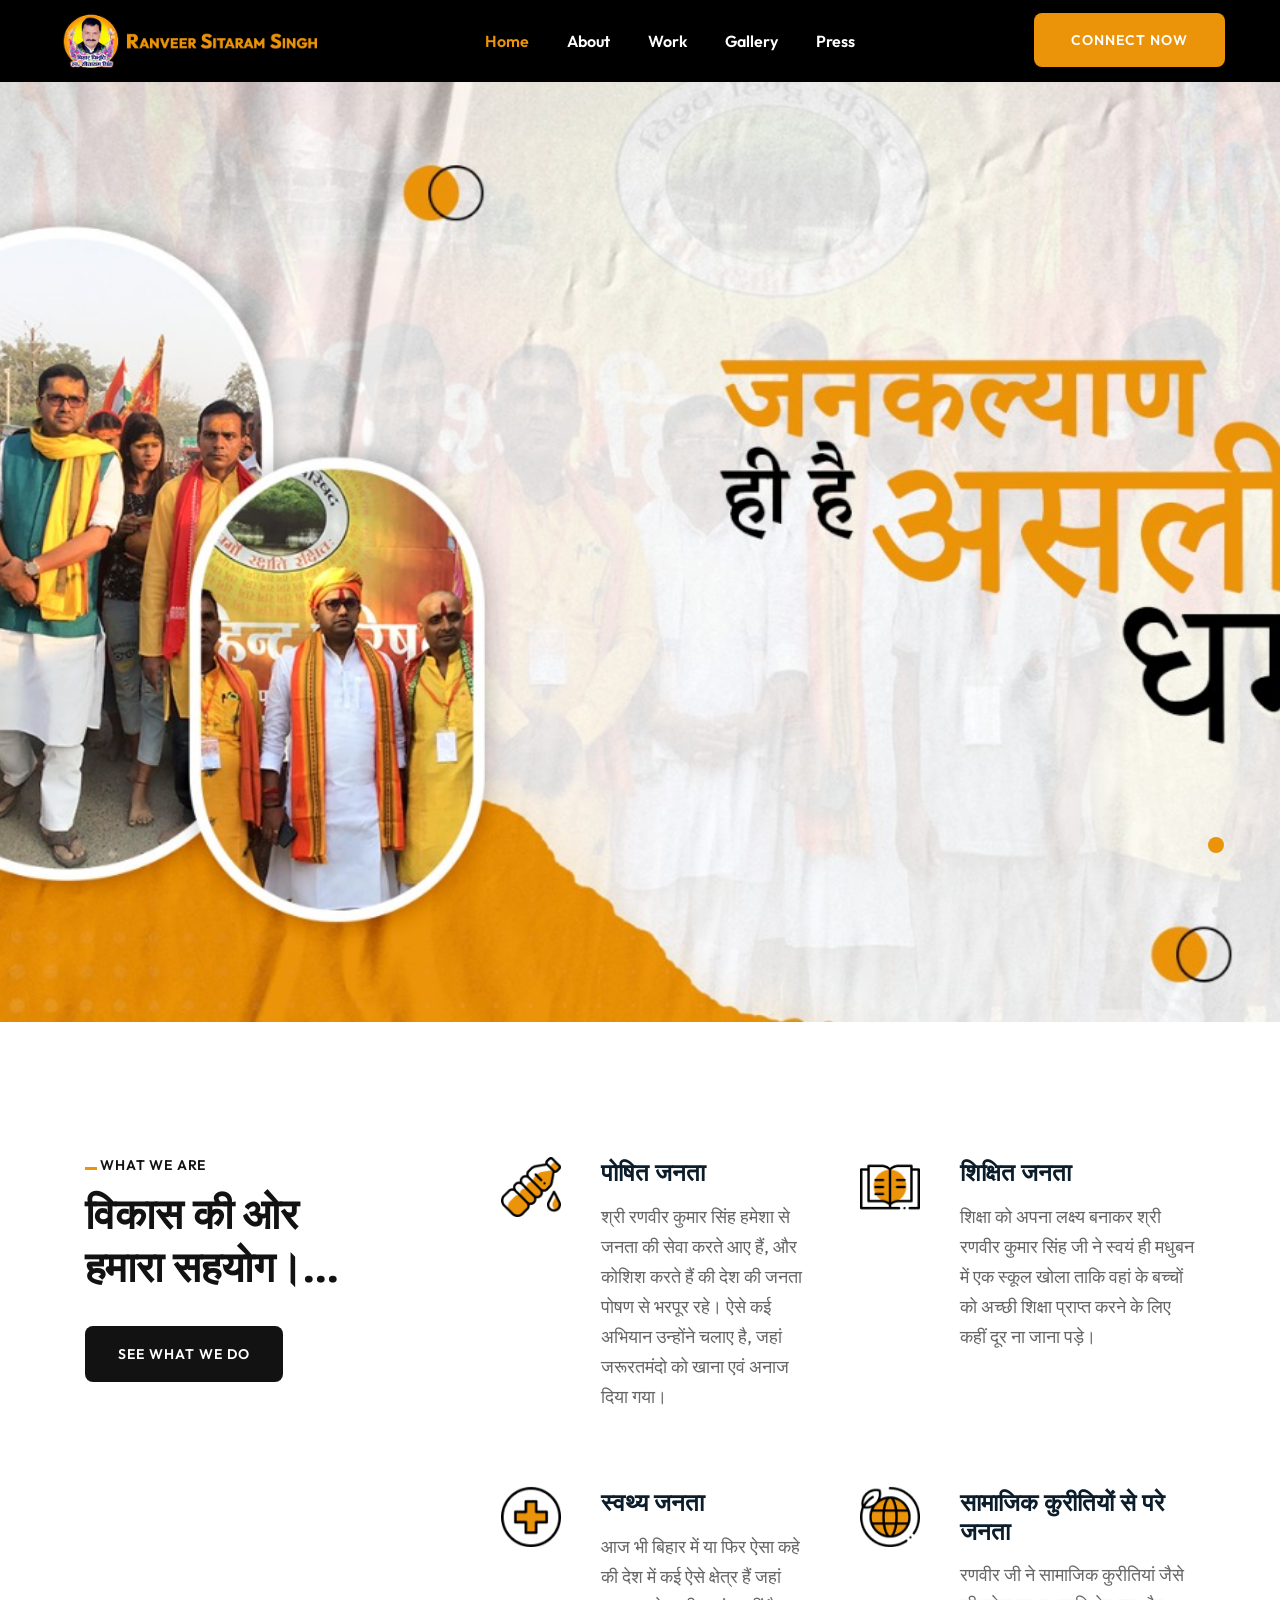
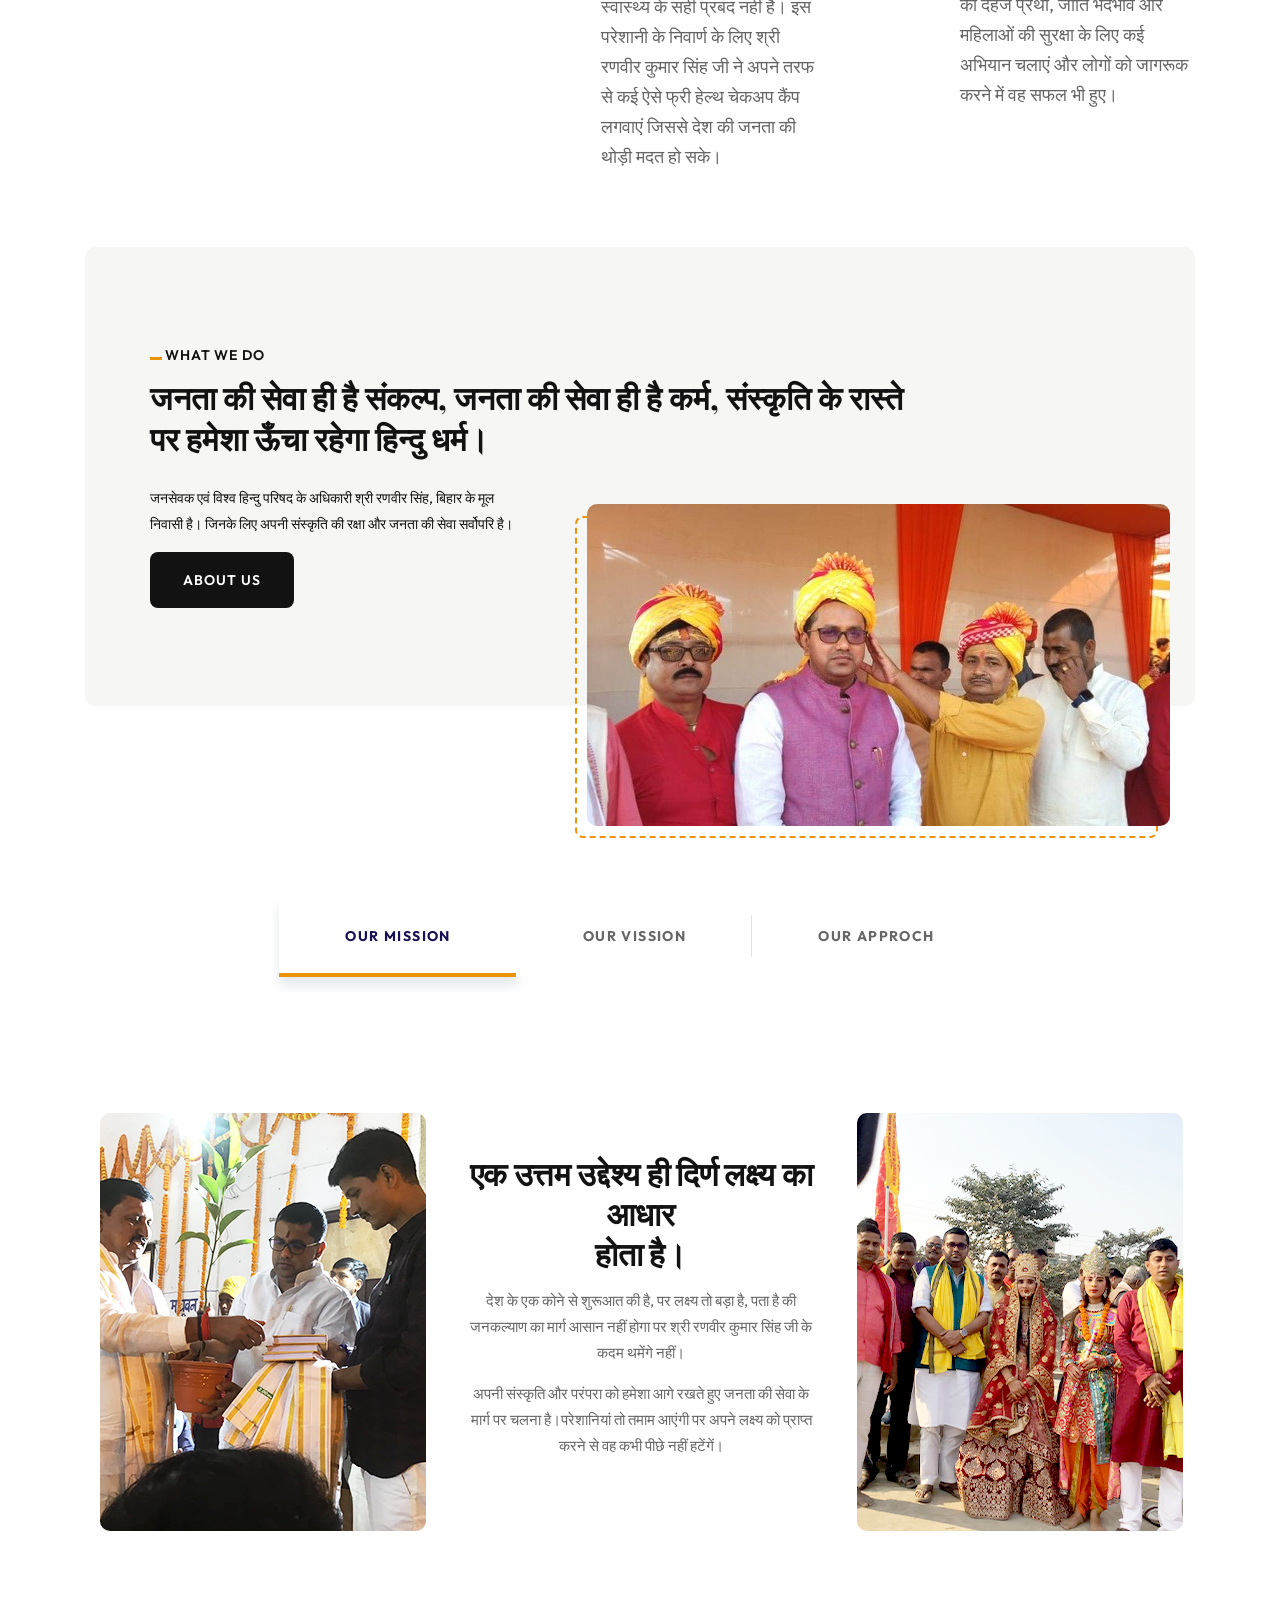
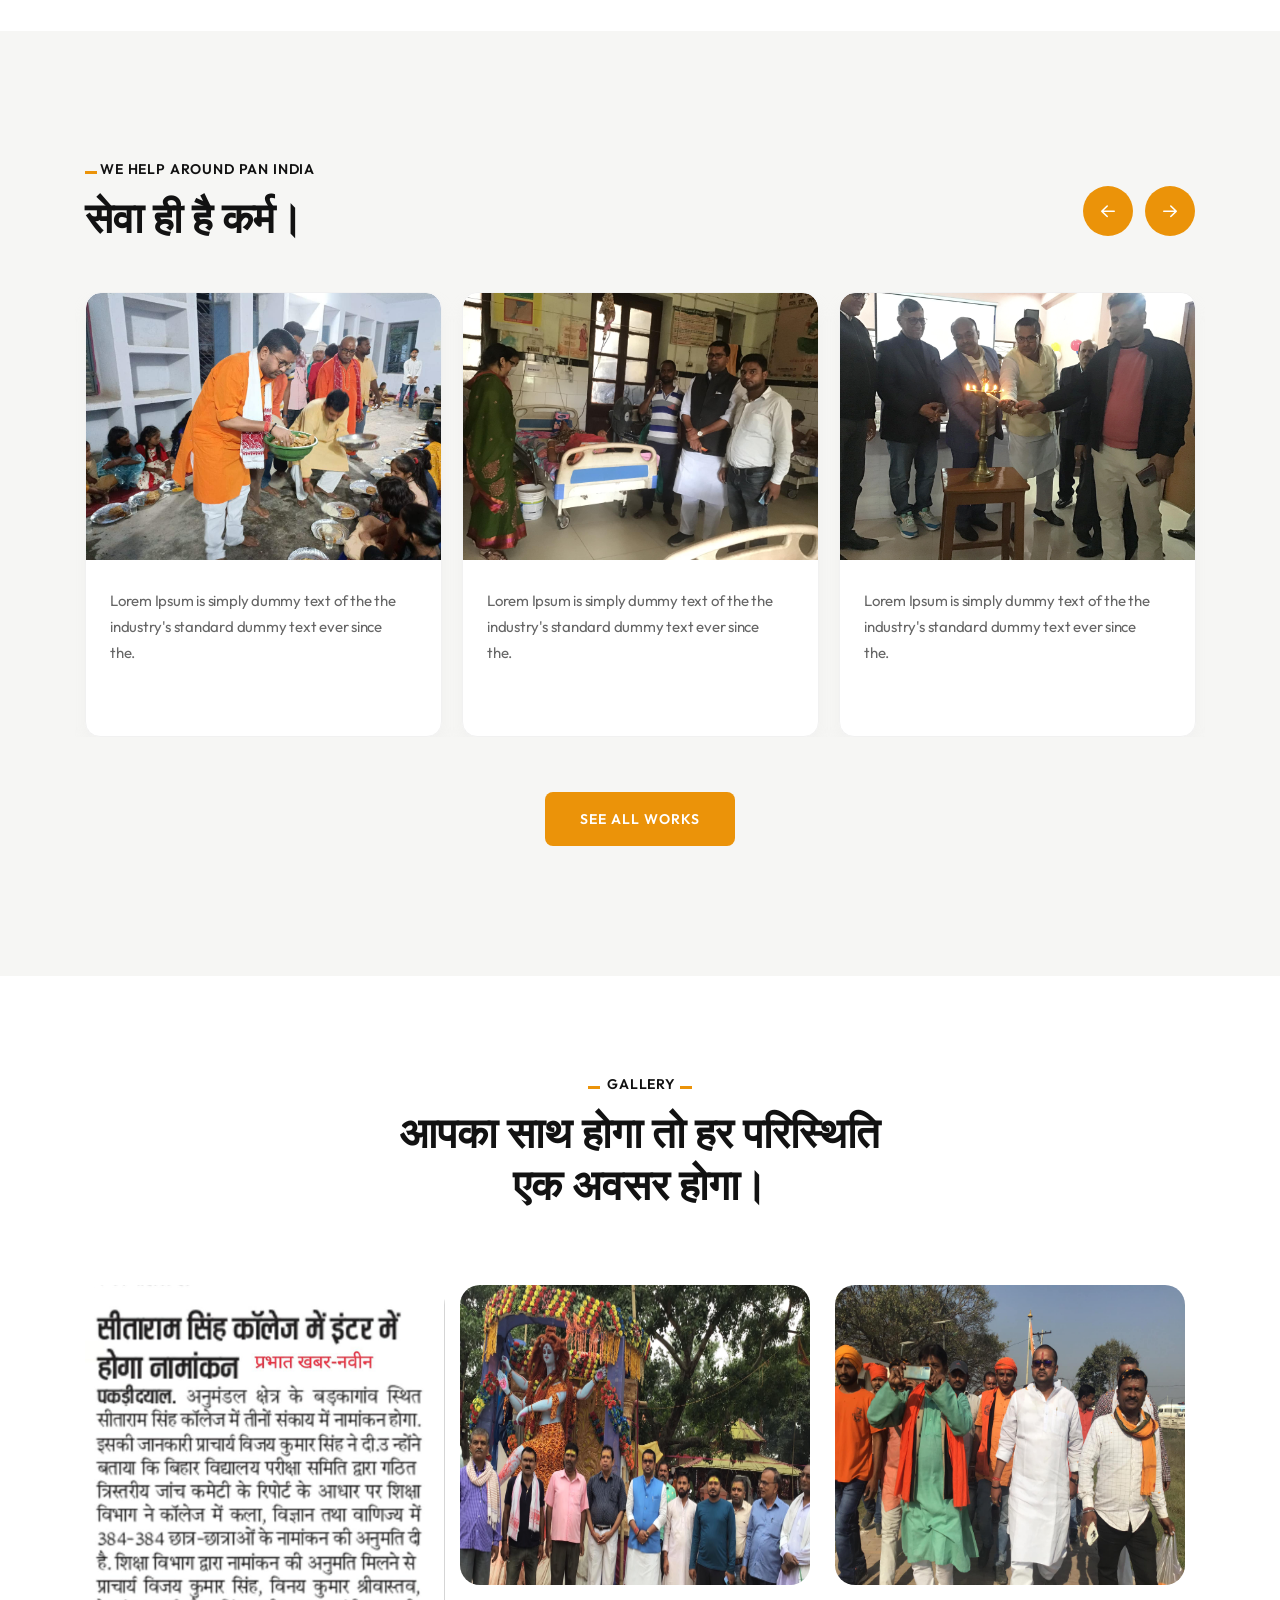
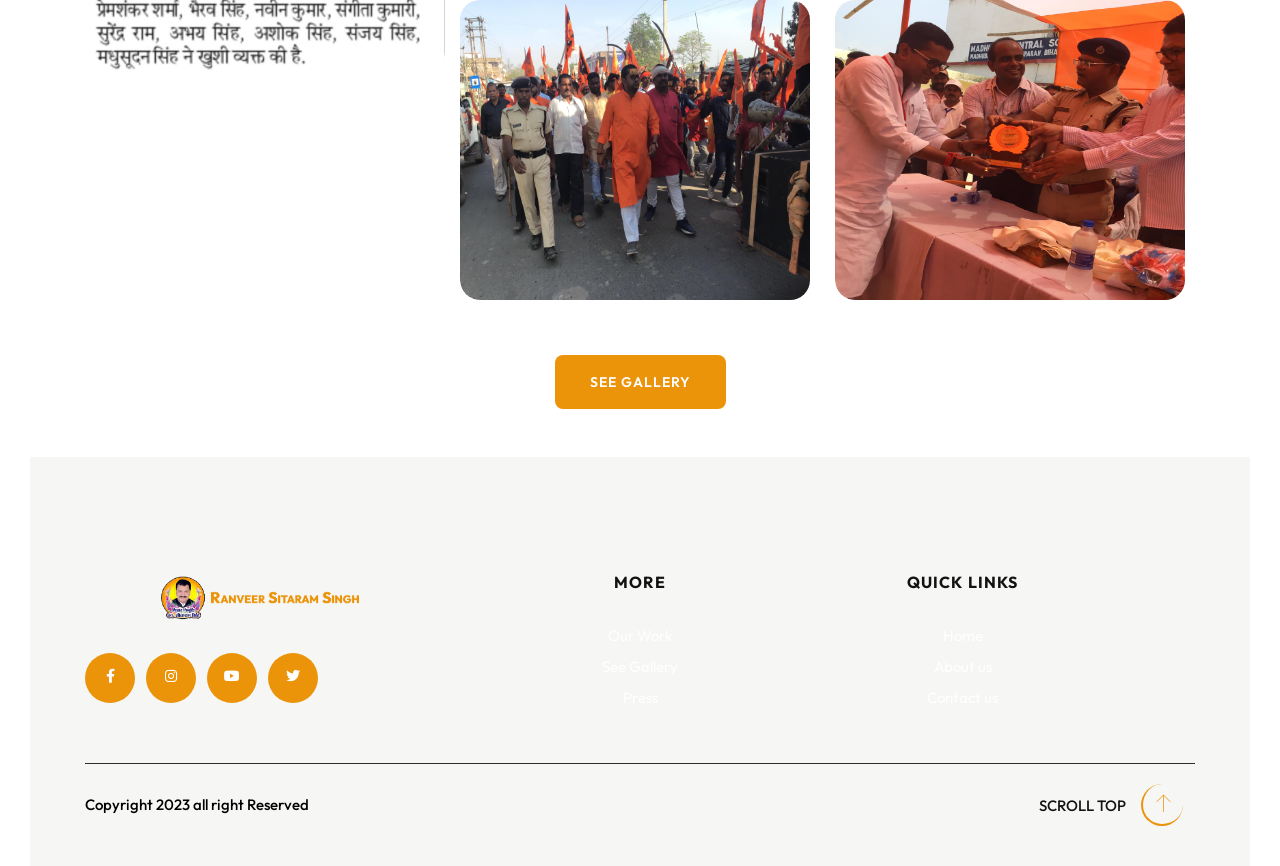
<file: extra.html>
<!DOCTYPE html>
<html class="no-js" lang="zxx">
  <head>
    <meta charset="utf-8" />
    <meta http-equiv="x-ua-compatible" content="ie=edge" />
    <title>Ranveer Sitaram Singh</title>
    <meta name="description" content="" />
    <meta name="viewport" content="width=device-width, initial-scale=1" />

    <!-- Place favicon.ico in the root directory -->
    <link
      rel="shortcut icon"
      type="image/x-icon"
      href="assets/img/new/homepage/Fevicon.png"
    />

    <!-- CSS here -->
    <link rel="stylesheet" href="assets/css/bootstrap.css" />
    <link rel="stylesheet" href="assets/css/meanmenu.css" />
    <link rel="stylesheet" href="assets/css/animate.css" />
    <link rel="stylesheet" href="assets/css/swiper-bundle.css" />
    <link rel="stylesheet" href="assets/css/slick.css" />
    <link rel="stylesheet" href="assets/css/nouislider.css" />
    <link rel="stylesheet" href="assets/css/backtotop.css" />
    <link rel="stylesheet" href="assets/css/magnific-popup.css" />
    <link rel="stylesheet" href="assets/css/nice-select.css" />
    <link rel="stylesheet" href="assets/css/font-awesome-pro.css" />
    <link rel="stylesheet" href="assets/css/spacing.css" />
    <link rel="stylesheet" href="assets/css/main.css" />
  </head>

  <body>
    <!--[if lte IE 9]>
      <p class="browserupgrade">
        You are using an <strong>outdated</strong> browser. Please
        <a href="https://browsehappy.com/">upgrade your browser</a> to improve
        your experience and security.
      </p>
    <![endif]-->

    <!-- pre loader area start -->
    <div id="loading">
      <div id="loading-center">
        <div id="loading-center-absolute">
          <!-- loading content here -->
          <div class="tp-preloader-content">
            <div class="tp-preloader-icon text-center">
              <span class="tp-preloader-animation">
                <img
                  src="assets/img/new/LOgo-Png.png"
                  style="width: 100%"
                  alt=""
                />
              </span>
            </div>
          </div>
        </div>
      </div>
    </div>
    <!-- pre loader area end -->

    <!-- header area start -->
    <header
      id="header-sticky"
      class="header__sticky"
      style="background-color: black; padding-top: 5px; padding-bottom: 5px"
    >
      <div class="header-area header-area-2 header__space">
        <div class="container-fluid">
          <div class="row align-items-center justify-content-between">
            <div class="col-xl-3 col-lg-3 col-md-6 col-sm-4">
              <div class="logo">
                <a href="index.html">
                  <!-- <p
                    style="
                      font-size: 24px;
                      font-weight: bold;
                      padding-top: 10px;
                      color: #eb9309;
                    "
                  >
                    Ranveer Sitaram Singh
                  </p> -->
                  <img
                    class="header-logo"
                    alt="logo"
                    src="assets/img/new/LOgo-Png.png"
                  />
                </a>
              </div>
            </div>
            <div class="d-none d-xl-block col-xl-6 col-lg-6 text-center">
              <div class="main-menu main-menu-2 menu__space">
                <nav id="tp-mobile-menu">
                  <ul>
                    <li class="">
                      <a href="index.html">
                        <span style="color: #eb9309">Home</span></a
                      >
                    </li>
                    <li class="">
                      <a href="about.html">About</a>
                    </li>
                    <li class="">
                      <a href="our-work.html">Work</a>
                    </li>
                    <!-- <li class="has-dropdown">
                      <a href="#">Gallery</a>
                      <ul class="submenu">
                        <li><a href="#">Photos</a></li>
                        <li><a href="#">Videos</a></li>
                      </ul>
                    </li> -->
                    <li>
                      <a href="gallery.html">Gallery</a>
                    </li>

                    <li>
                      <a href="press.html">Press</a>
                    </li>
                  </ul>
                </nav>
              </div>
            </div>
            <div class="col-xl-3 col-lg-6 col-md-6 col-6">
              <div
                class="header-right d-none d-lg-flex align-items-center justify-content-end"
              >
                <div class="header-btn">
                  <a class="tp-btn tp-btn-shine-effect" href="contact-us.html"
                    ><span>Connect now</span></a
                  >
                </div>
              </div>
              <div class="mobile-menu d-xl-none">
                <button class="tp-side-action tp-toogle hamburger-btn">
                  <span></span>
                  <span></span>
                  <span></span>
                </button>
              </div>
            </div>
          </div>
        </div>
      </div>
    </header>
    <!-- header area end -->

    <!-- mobile menu style start -->
    <div class="fix">
      <div class="tp-side-info">
        <div class="tp-side-logo">
          <a href="#">
            <img
              alt="logo"
              src="assets/img/new/LOgo-Png.png"
              style="width: 100%"
            />
          </a>
        </div>
        <div class="tp-side-close">
          <button><i class="fa-solid fa-xmark"></i></button>
        </div>
        <div class="tp-mobile-menu-pos"></div>
        <div class="tp-side-content">
          <div class="tp-side-content__inner-btn mb-100">
            <a href="#" class="tp-btn">Connect now</a>
          </div>
          <div class="tp-contact-info d-flex flex-column">
            <a href="tel:088245684379"
              ><i class="fa-solid fa-phone-flip"></i> +2236 384 870</a
            >
            <a class="mail" href="mailto:infomai.@mail.com"
              >Infomai.@mail.com</a
            >
          </div>
        </div>
      </div>
      <div class="offcanvas-overlay"></div>
    </div>
    <!-- mobile menu style end -->
    <!-- header area end -->

    <main>
      <section class="hero-area hero-area-2">
        <div class="hero-slider hero-style-2">
          <div class="hero-item hero-height p-relative">
            <div class="tpslider__thumb">
              <img
                src="assets/img/new/homepage/2.jpeg"
                style="opacity: 1"
                alt=""
              />
            </div>
            <!-- <div class="hero-item-box">
              <div class="hero-item-inner">
                <div class="container-fluid">
                  <div class="row hero-plr-225">
                    <div class="col-xl-12">
                      <div class="tpslider__content mb-90">
                        
                        <h2 class="tphero__title">
                          जनकल्याण ही है <br />असली धर्म।

                          <span>...</span>
                        </h2>
                        <div class="hero-btn">
                          <a
                            class="tp-btn tp-btn-shine-effect"
                            href="about.html"
                            >About us</a
                          >
                        </div>
                      </div>
                    </div>
                  </div>
                </div>
              </div>
            </div> -->
          </div>
          <div class="hero-item hero-height p-relative">
            <div class="tpslider__thumb">
              <img
                src="assets/img/new/homepage/Slider-2.png"
                style="opacity: 1"
                alt=""
              />
            </div>
            <!-- <div class="hero-item-box">
              <div class="hero-item-inner">
                <div class="container-fluid">
                  <div class="row hero-plr-225">
                    <div class="col-xl-12">
                      <div class="tpslider__content mb-90">
                        <h2 class="tphero__title">
                          सफलता के लिए नहीं,<br />
                          संघर्ष के लिए खड़ा हूं।
                          <span>...</span>
                        </h2>
                        <div class="hero-btn">
                          <a
                            class="tp-btn tp-btn-shine-effect"
                            href="about.html"
                            >About us</a
                          >
                        </div>
                      </div>
                    </div>
                  </div>
                </div>
              </div>
            </div> -->
          </div>
          <div class="hero-item hero-height p-relative">
            <div class="tpslider__thumb">
              <img
                src="assets/img/new/homepage/Slider-3.png"
                style="opacity: 1"
                alt=""
              />
            </div>
            <!-- <div class="hero-item-box">
              <div class="hero-item-inner">
                <div class="container-fluid">
                  <div class="row hero-plr-225">
                    <div class="col-xl-12">
                      <div class="tpslider__content mb-90">
                        <h2 class="tphero__title">
                          अच्छी सोच और अच्छे विचार,<br />
                          यही है जनकल्याण का आधार।
                          <span>...</span>
                        </h2>
                        <div class="hero-btn">
                          <a
                            class="tp-btn tp-btn-shine-effect"
                            href="about.html"
                            >About us</a
                          >
                        </div>
                      </div>
                    </div>
                  </div>
                </div>
              </div>
            </div> -->
          </div>
        </div>
      </section>
      <!-- hero area end -->
      <!-- features-2 area start -->
      <section class="features-area-2 pt-135">
        <div class="container">
          <div class="row">
            <div class="col-xl-4 col-lg-4 col-md-12">
              <div class="tpfeatures-section__wrapper mb-40">
                <span class="section-sub-title has-before">WHAT WE ARE </span>
                <h3
                  class="section-title wow fadeInLeft"
                  data-wow-duration="1s"
                  data-wow-delay=".5s"
                >
                  विकास की ओर हमारा सहयोग।...
                </h3>
                <div
                  class="tpfeatures__btn wow fadeInLeft"
                  data-wow-duration="1s"
                  data-wow-delay=".7s"
                >
                  <a
                    class="tp-btn-black tp-btn-shine-effect"
                    href="our-work.html"
                    >See what we do</a
                  >
                </div>
              </div>
            </div>
            <div
              class="col-xl-8 col-lg-8 col-md-12 wow fadeInRight"
              data-wow-duration="0.5s"
              data-wow-delay=".3s"
            >
              <div class="row">
                <div class="col-xl-6 col-lg-6 col-md-6">
                  <div class="tpfeatures d-flex mb-60 ml-36">
                    <div class="tpfeatures__icon">
                      <img src="assets/img/icon/features-1.png" alt="" />
                    </div>
                    <div class="tpfeatures__content">
                      <h3 class="tpfeatures__title">
                        <!-- <a href="#">Food and Supplies</a> -->
                        पोषित जनता
                      </h3>
                      <p>
                        श्री रणवीर कुमार सिंह हमेशा से जनता की सेवा करते आए हैं,
                        और कोशिश करते हैं की देश की जनता पोषण से भरपूर रहे। ऐसे
                        कई अभियान उन्होंने चलाए है, जहां जरूरतमंदो को खाना एवं
                        अनाज दिया गया।
                      </p>
                    </div>
                  </div>
                </div>
                <div class="col-xl-6 col-lg-6 col-md-6">
                  <div class="tpfeatures d-flex mb-60 ml-15">
                    <div class="tpfeatures__icon">
                      <img src="assets/img/icon/features-2.png" alt="" />
                    </div>
                    <div class="tpfeatures__content">
                      <h3 class="tpfeatures__title">
                        <!-- <a href="#">Education For All</a> -->
                        शिक्षित जनता
                      </h3>
                      <p>
                        शिक्षा को अपना लक्ष्य बनाकर श्री रणवीर कुमार सिंह जी ने
                        स्वयं ही मधुबन में एक स्कूल खोला ताकि वहां के बच्चों को
                        अच्छी शिक्षा प्राप्त करने के लिए कहीं दूर ना जाना पड़े।
                      </p>
                    </div>
                  </div>
                </div>
                <div class="col-xl-6 col-lg-6 col-md-6">
                  <div class="tpfeatures d-flex mb-60 ml-36">
                    <div class="tpfeatures__icon">
                      <img src="assets/img/icon/features-5.png" alt="" />
                    </div>
                    <div class="tpfeatures__content">
                      <h3 class="tpfeatures__title">
                        <!-- <a href="#">Free Health checkup camps</a> -->
                        स्वथ्य जनता
                      </h3>
                      <p>
                        आज भी बिहार में या फिर ऐसा कहे की देश में कई ऐसे क्षेत्र
                        हैं जहां स्वास्थ्य के सही प्रबंद नहीं है। इस परेशानी के
                        निवार्ण के लिए श्री रणवीर कुमार सिंह जी ने अपने तरफ से
                        कई ऐसे फ्री हेल्थ चेकअप कैंप लगवाएं जिससे देश की जनता की
                        थोड़ी मदत हो सके।
                      </p>
                    </div>
                  </div>
                </div>
                <div class="col-xl-6 col-lg-6 col-md-6">
                  <div class="tpfeatures d-flex mb-60 ml-15">
                    <div class="tpfeatures__icon">
                      <img src="assets/img/icon/features-4.png" alt="" />
                    </div>
                    <div class="tpfeatures__content">
                      <h3 class="tpfeatures__title">
                        <!-- <a href="#">Society</a> -->

                        सामाजिक कुरीतियों से परे जनता
                      </h3>
                      <p>
                        रणवीर जी ने सामाजिक कुरीतियां जैसे की दहेज प्रथा, जाति
                        भेदभाव और महिलाओं की सुरक्षा के लिए कई अभियान चलाएं और
                        लोगों को जागरूक करने में वह सफल भी हुए।
                      </p>
                    </div>
                  </div>
                </div>
              </div>
            </div>
          </div>
        </div>
      </section>
      <!-- features-2 area end -->

      <!-- about area start -->
      <section id="about-area" class="about-area pb-120">
        <div class="container position-relative">
          <div class="bg-color">
            <div class="tp-video-about-box">
              <div class="row">
                <div class="col-xl-9 col-lg-9 col-md-9">
                  <div
                    class="tp-about__content mb-30 wow fadeInLeft"
                    data-wow-duration="1s"
                    data-wow-delay=".5s"
                    style="
                      visibility: visible;
                      animation-duration: 1s;
                      animation-delay: 0.5s;
                      animation-name: fadeInLeft;
                    "
                  >
                    <span class="section-sub-title has-before">what we do</span>
                    <h3 class="tp-about__section-title">
                      जनता की सेवा ही है संकल्प, जनता की सेवा ही है कर्म,
                      संस्कृति के रास्ते पर हमेशा ऊँचा रहेगा हिन्दु धर्म।
                    </h3>
                    <p>
                      जनसेवक एवं विश्व हिन्दु परिषद के अधिकारी श्री रणवीर सिंह,
                      बिहार के मूल <br />
                      निवासी है। जिनके लिए अपनी संस्कृति की रक्षा और जनता की
                      सेवा सर्वोपरि है।
                    </p>
                    <div class="tp-about__btn">
                      <a class="tp-btn-black tp-btn-shine-effect" href="#"
                        >About Us</a
                      >
                    </div>
                  </div>
                </div>
              </div>
            </div>
          </div>
          <div
            class="tp-video-img wow fadeInRight"
            data-wow-duration="1s"
            data-wow-delay=".5s"
            style="
              visibility: visible;
              animation-duration: 1s;
              animation-delay: 0.5s;
              animation-name: fadeInRight;
            "
          >
            <div class="about-img">
              <div class="back-border">
                <img
                  src="assets/img/new/52.jpg"
                  style="border-radius: 10px"
                  alt=""
                />
              </div>
            </div>
          </div>
        </div>
      </section>
      <!-- about area end -->
      <!-- our mission area start -->
      <section class="our-mission-area pt-175 pb-40">
        <div class="container">
          <div class="row justify-content-center">
            <div class="col-xl-8">
              <div class="our-mission-tab tp-tab">
                <div class="our-mission-tab-inner tp-tab-menu p-relative">
                  <nav>
                    <div
                      class="nav nav-tabs justify-content-center"
                      id="nav-tab"
                      role="tablist"
                    >
                      <button
                        class="nav-link active"
                        id="nav-home-tab"
                        data-bs-toggle="tab"
                        data-bs-target="#nav-home"
                        type="button"
                        role="tab"
                        aria-controls="nav-home"
                        aria-selected="true"
                      >
                        Our Mission
                      </button>
                      <button
                        class="nav-link"
                        id="nav-profile-tab"
                        data-bs-toggle="tab"
                        data-bs-target="#nav-profile"
                        type="button"
                        role="tab"
                        aria-controls="nav-profile"
                        aria-selected="false"
                      >
                        Our vission
                      </button>
                      <button
                        class="nav-link"
                        id="nav-contact-tab"
                        data-bs-toggle="tab"
                        data-bs-target="#nav-contact"
                        type="button"
                        role="tab"
                        aria-controls="nav-contact"
                        aria-selected="false"
                      >
                        Our Approch
                      </button>
                      <span
                        id="marker"
                        class="tp-tab-line d-none d-sm-inline-block"
                      ></span>
                    </div>
                  </nav>
                </div>
              </div>
            </div>
          </div>
          <div class="row">
            <div class="col-xl-12 col-lg-12 col-md-12 col-12">
              <div class="our-mission-tab-content">
                <div class="tab-content" id="nav-tabContent">
                  <div
                    class="tab-pane fade show active"
                    id="nav-home"
                    role="tabpanel"
                    aria-labelledby="nav-home-tab"
                  >
                    <div class="mission-box">
                      <div class="row">
                        <div class="col-xl-3 col-lg-3 col-md-6 col-12">
                          <div class="our-mission-img text-center">
                            <img
                              src="assets/img/new/homepage/Our mission-1.png"
                              alt=""
                            />
                          </div>
                        </div>
                        <div class="col-xl-6 col-lg-6 col-md-6 col-12">
                          <div class="our-vission-wrapper">
                            <h2 class="section-title">
                              एक उत्तम उद्देश्य ही दिर्ण लक्ष्य का आधार <br />
                              होता है।
                            </h2>
                            <p>
                              देश के एक कोने से शुरूआत की है, पर लक्ष्य तो बड़ा
                              है, पता है की जनकल्याण का मार्ग आसान नहीं होगा पर
                              श्री रणवीर कुमार सिंह जी के कदम थमेंगे नहीं।
                            </p>
                            <p>
                              अपनी संस्कृति और परंपरा को हमेशा आगे रखते हुए जनता
                              की सेवा के मार्ग पर चलना है।परेशानियां तो तमाम
                              आएंगी पर अपने लक्ष्य को प्राप्त करने से वह कभी
                              पीछे नहीं हटेंगें।
                            </p>
                          </div>
                        </div>
                        <div class="col-xl-3 col-lg-3 col-md-6 col-12">
                          <div class="our-approch-img text-sm-end">
                            <img
                              src="assets/img/new/homepage/Our mission-2.png"
                              alt=""
                            />
                          </div>
                        </div>
                      </div>
                    </div>
                  </div>
                  <div
                    class="tab-pane fade"
                    id="nav-profile"
                    role="tabpanel"
                    aria-labelledby="nav-profile-tab"
                  >
                    <div class="mission-box">
                      <div class="row">
                        <div class="col-xl-3 col-lg-3 col-md-6 col-12">
                          <div class="our-mission-img text-center">
                            <img
                              src="assets/img/new/homepage/Our Vision-1.png"
                              alt=""
                            />
                          </div>
                        </div>
                        <div class="col-lg-6 col-md-6 col-12">
                          <div class="our-vission-wrapper">
                            <h2 class="section-title">
                              बेहतर कल के लिए आज कदम उठाना <br />
                              जरूरी है।
                            </h2>
                            <p>
                              श्री रणवीर कुमार सिंह जी का बाल्यावस्था से ही जनता
                              की सेवा के प्रति झुकाव रहा है। बिहार के नक्सलवाद
                              को बचपन से महसूस करने कि वजह से उनके मन में पूर्वी
                              चंपारण में शिक्षा को बढ़ावा देने का विचार जागरित
                              हुआ क्योंकि उनका मानना है की शिक्षा से ही लोगों को
                              सही दिशा से अवगत कराया जा सकता है।
                            </p>
                            <p>
                              उन्होंने अपने जीवन में दो मुख्य उद्देश्य बनाया,
                              पहला जनता की सेवा और दूसरा नक्सलवादियों से आजादी
                              के साथ सबको बेहतर शिक्षा का मौका प्रदान करना।
                            </p>
                          </div>
                        </div>
                        <div class="col-xl-3 col-lg-3 col-md-6 col-12">
                          <div class="our-approch-img text-sm-end">
                            <img
                              src="assets/img/new/homepage/Our Vision-2.png"
                              alt=""
                            />
                          </div>
                        </div>
                      </div>
                    </div>
                  </div>
                  <div
                    class="tab-pane fade"
                    id="nav-contact"
                    role="tabpanel"
                    aria-labelledby="nav-contact-tab"
                  >
                    <div class="mission-box">
                      <div class="row">
                        <div class="col-xl-3 col-lg-3 col-md-6 col-12">
                          <div class="our-mission-img text-center">
                            <img
                              src="assets/img/new/homepage/Our Approach-1.png"
                              alt=""
                            />
                          </div>
                        </div>
                        <div class="col-lg-6 col-md-6 col-12">
                          <div class="our-vission-wrapper">
                            <h2 class="section-title">
                              समृध्दि की ओर संघर्ष ज़ारी।
                            </h2>
                            <p>
                              श्री रणवीर कुमार सिंह अपने देखे सपने को पूरा करने
                              के लिए हर मुमकिन प्रयास कर रहे हैं, अब चाहे वो
                              दहेज से मुक्ति दिलाना हो या पूर्वी चंपारण क्षेत्र
                              में शिक्षा को बढ़ावा देना।
                            </p>
                            <p>
                              अब जनसेवा ही उनकी दिनचर्या बन गई है। इसके अतिरिक्त
                              अक्सर लोगों की सेवा के लिए वह मौजूद रहते हैं।
                            </p>
                          </div>
                        </div>
                        <div class="col-xl-3 col-lg-3 col-md-6 col-12">
                          <div class="our-approch-img text-sm-end">
                            <img
                              src="assets/img/new/homepage/Our Approach-2.png"
                              alt=""
                            />
                          </div>
                        </div>
                      </div>
                    </div>
                  </div>
                </div>
              </div>
            </div>
          </div>
        </div>
      </section>
      <!-- our mission area end -->

      <!-- our work start -->
      <section class="card-area card-area-2 pt-130 pb-130">
        <div class="container">
          <div class="row">
            <div class="col-xl-10 col-lg-10 col-md-8">
              <div class="section-title-wrapper">
                <span class="section-sub-title has-before"
                  >We help around PAN INDIA</span
                >
                <h3 class="section-title">सेवा ही है कर्म।</h3>
              </div>
            </div>
            <div class="col-xl-2 col-lg-2 col-md-4">
              <div class="next-btn">
                <div class="cause-slider-nav"></div>
              </div>
            </div>
          </div>
          <div class="causes-active slick-20">
            <div class="causes-item">
              <div class="tpcard__wrapper tpcard__wrappr-2 white-bg">
                <div class="tpcard__img grayscale">
                  <a href="#"
                    ><img src="assets/img/new/workpage/1.jpg" alt=""
                  /></a>
                </div>
                <div class="tpcard__content">
                  <h4 class="tpcard__title">
                    <p>
                      Lorem Ipsum is simply dummy text of the the industry's
                      standard dummy text ever since the.
                    </p>
                  </h4>
                </div>
              </div>
            </div>
            <div class="causes-item">
              <div class="tpcard__wrapper tpcard__wrappr-2 white-bg">
                <div class="tpcard__img grayscale">
                  <a href="#"
                    ><img src="assets/img/new/workpage/2.jpg" alt=""
                  /></a>
                </div>
                <div class="tpcard__content">
                  <h4 class="tpcard__title">
                    <p>
                      Lorem Ipsum is simply dummy text of the the industry's
                      standard dummy text ever since the.
                    </p>
                  </h4>
                </div>
              </div>
            </div>
            <div class="causes-item">
              <div class="tpcard__wrapper tpcard__wrappr-2 white-bg">
                <div class="tpcard__img grayscale">
                  <a href="#"
                    ><img src="assets/img/new/workpage/3.png" alt=""
                  /></a>
                </div>
                <div class="tpcard__content">
                  <h4 class="tpcard__title">
                    <p>
                      Lorem Ipsum is simply dummy text of the the industry's
                      standard dummy text ever since the.
                    </p>
                  </h4>
                </div>
              </div>
            </div>
            <div class="causes-item">
              <div class="tpcard__wrapper tpcard__wrappr-2 white-bg">
                <div class="tpcard__img grayscale">
                  <a href="#"
                    ><img src="assets/img/new/workpage/4.png" alt=""
                  /></a>
                </div>
                <div class="tpcard__content">
                  <h4 class="tpcard__title">
                    <p>
                      Lorem Ipsum is simply dummy text of the the industry's
                      standard dummy text ever since the.
                    </p>
                  </h4>
                </div>
              </div>
            </div>
            <div class="causes-item">
              <div class="tpcard__wrapper tpcard__wrappr-2 white-bg">
                <div class="tpcard__img grayscale">
                  <a href="#"
                    ><img src="assets/img/new/workpage/5.png" alt=""
                  /></a>
                </div>
                <div class="tpcard__content">
                  <h4 class="tpcard__title">
                    <p>
                      Lorem Ipsum is simply dummy text of the the industry's
                      standard dummy text ever since the.
                    </p>
                  </h4>
                </div>
              </div>
            </div>
          </div>
          <div class="row">
            <div class="tpcard-btn d-flex justify-content-center mt-55">
              <a href="our-work.html" class="tp-btn tp-btn-shine-effect"
                >See All Works</a
              >
            </div>
          </div>
        </div>
      </section>
      <!-- our work end -->

      <!-- Achievement  area start -->
      <div class="portfolio-area pt-130">
        <div class="container-fluid">
          <div class="row">
            <div class="col-xl-12">
              <div class="portfolio-section">
                <span
                  class="section-sub-title has-before has-after text-center"
                >
                  Gallery
                </span>
                <h3 class="section-title text-center">
                  आपका साथ होगा तो हर परिस्थिति <br />एक अवसर होगा।
                </h3>
              </div>
            </div>
          </div>
        </div>
      </div>

      <div
        class="portfolio-details-thumb pt-10 wow fadeInUp"
        data-wow-duration="1s"
        data-wow-delay=".5s"
      >
        <div class="container">
          <div class="row tp-gx-15">
            <div class="col-lg-4">
              <div class="portfolio-details-thumb">
                <img src="assets/img/new/53.jpg" alt="" />
              </div>
            </div>
            <div class="col-lg-4">
              <div class="portfolio-details-thumb">
                <img
                  src="assets/img/new/54.jpg"
                  alt=""
                  width="350"
                  height="300"
                />
                <img
                  src="assets/img/new/55.jpg"
                  alt=""
                  width="350"
                  height="300"
                />
              </div>
            </div>
            <div class="col-lg-4">
              <div class="portfolio-details-thumb">
                <img
                  src="assets/img/new/56.jpg"
                  alt=""
                  width="350"
                  height="300"
                />
                <img
                  src="assets/img/new/62.jpg"
                  alt=""
                  width="350"
                  height="300"
                />
              </div>
            </div>
          </div>
        </div>
        <div class="row">
          <div class="tpcard-btn d-flex justify-content-center mt-55">
            <a class="tp-btn tp-btn-shine-effect mb-4" href="gallery.html"
              >See Gallery</a
            >
          </div>
        </div>
      </div>
    </main>
    <!-- Achievement  area end -->
    <!-- footer area start -->
    <footer class="box-90 mt-4">
      <div class="footer-widget-area" style="padding-top: 60px">
        <div class="container text-center-class">
          <div class="tpborder-bottom pt-35 pb-50 mb-20 mt-20">
            <div class="row justify-content-md-center">
              <div class="col-xl-4 col-lg-4">
                <div class="tpfooter__logo mb-30">
                  <div>
                    <a href="index.html"
                      ><img
                        alt="logo"
                        src="assets/img/new/LOgo-Png.png"
                        class="footer-logo"
                    /></a>
                  </div>
                </div>
                <div
                  class="tpfooter__social text-start text-md-end"
                  style="text-align: left !important"
                >
                  <a
                    href="https://www.facebook.com/profile.php?id=100004130050339"
                    target="_blank"
                    ><i class="fa-brands fa-facebook-f"></i
                  ></a>

                  <a href="#"><i class="fa-brands fa-instagram"></i></a>
                  <a href="#"><i class="fa-brands fa-youtube"></i></a>
                  <a href="#"><i class="fa-brands fa-twitter"></i></a>
                </div>
              </div>
              <div class="col-xl-4 col-lg-4">
                <div class="tpfooter-widget tp-footer-col-1">
                  <h3 class="tpfooter-widget__title">More</h3>
                  <ul>
                    <li><a href="our-work.html"> Our Work</a></li>
                    <li><a href="gallery.html">See Gallery</a></li>

                    <li><a href="press.html">Press</a></li>
                  </ul>
                </div>
              </div>

              <div class="col-xl-4 col-lg-4">
                <div class="tpfooter-widget tp-footer-col-3">
                  <h3 class="tpfooter-widget__title">Quick Links</h3>
                  <ul>
                    <li><a href="index.html">Home</a></li>
                    <li><a href="about.html">About us</a></li>
                    <li><a href="contact-us.html">Contact us</a></li>
                    <!-- <li><a href="#">Join Volentter</a></li> -->
                  </ul>
                </div>
              </div>
            </div>
          </div>
        </div>
      </div>
      <div class="footer-copyright-area pb-40">
        <div class="container">
          <div class="row align-items-center">
            <div class="col-xl-8 col-lg-6 col-md-6">
              <div class="tp-copyright">
                <p>Copyright 2023 all right Reserved</p>
              </div>
            </div>
            <div class="col-xl-4 col-lg-6 col-md-6">
              <div class="d-flex justify-content-md-end backtop">
                <div class="tp-backtop">
                  <button type="button" class="back-to-top-btn">
                    <span>Scroll Top</span>
                    <span><i class="fa-thin fa-arrow-up"></i></span>
                  </button>
                </div>
              </div>
            </div>
          </div>
        </div>
      </div>
    </footer>
    <!-- footer area end -->

    <!-- JS here -->
    <script src="assets/js/vendor/jquery.js"></script>
    <script src="assets/js/vendor/waypoints.js"></script>
    <script src="assets/js/bootstrap-bundle.js"></script>
    <script src="assets/js/jquery.meanmenu.js"></script>
    <script src="assets/js/swiper-bundle.js"></script>
    <script src="assets/js/slick.min.js"></script>
    <script src="assets/js/nouislider.js"></script>
    <script src="assets/js/magnific-popup.js"></script>
    <script src="assets/js/parallax.js"></script>
    <script src="assets/js/nice-select.js"></script>
    <script src="assets/js/purecounter.js"></script>
    <script src="assets/js/wow.js"></script>
    <script src="assets/js/isotope-pkgd.js"></script>
    <script src="assets/js/imagesloaded-pkgd.js"></script>
    <script src="assets/js/ajax-form.js"></script>
    <script src="assets/js/main.js"></script>
  </body>
</html>
</file>
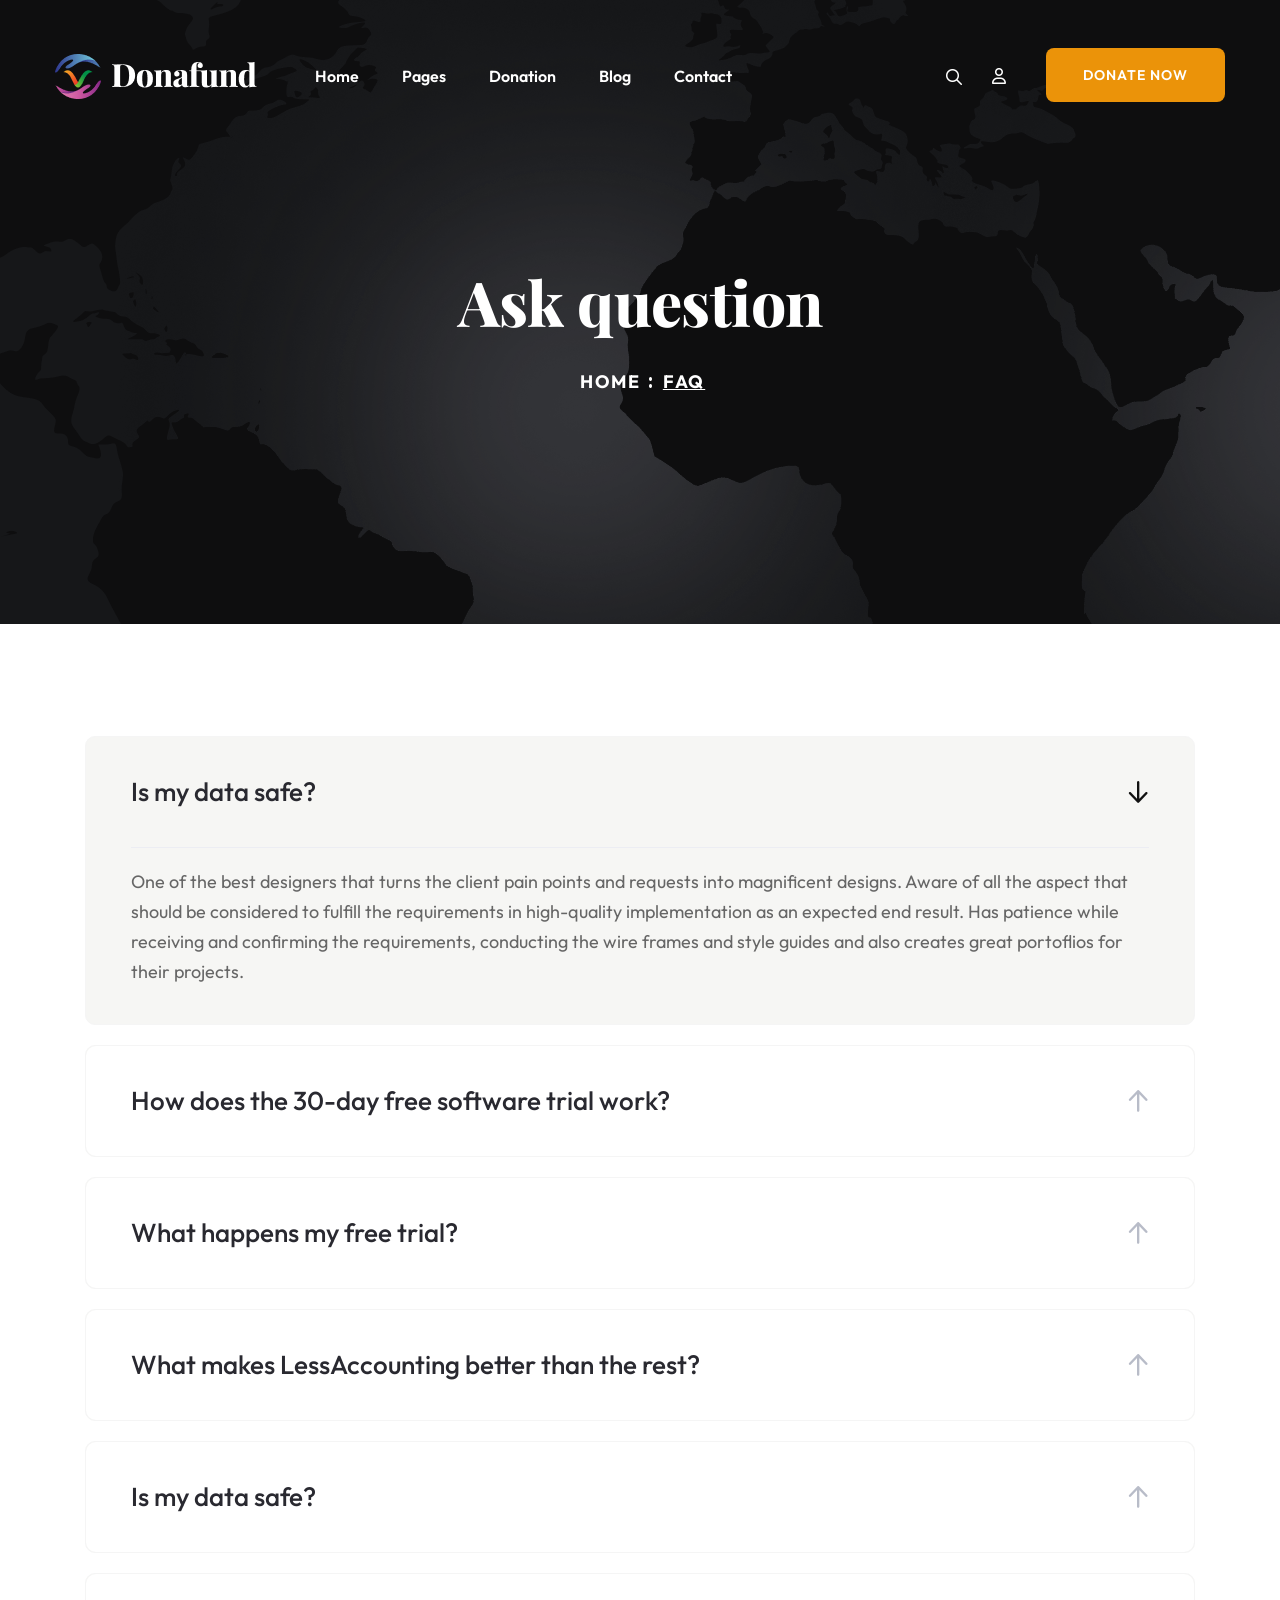
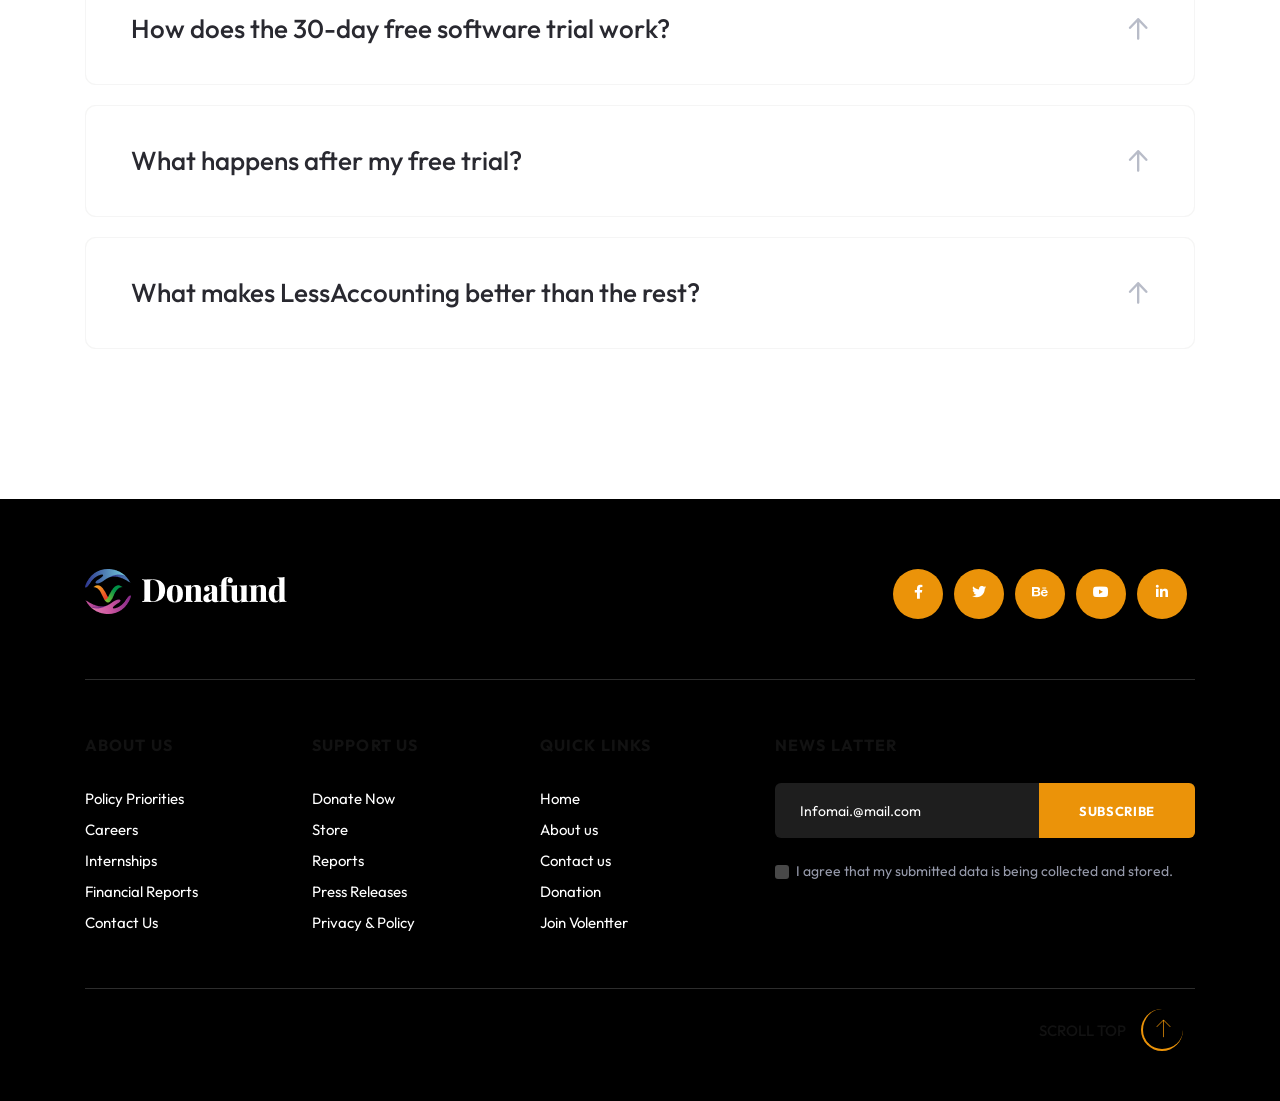
<file: faq.html>
<!doctype html>
<html class="no-js" lang="zxx">

<head>
   <meta charset="utf-8">
   <meta http-equiv="x-ua-compatible" content="ie=edge">
   <title>Donafund - NonProfit Charity Html Template</title>
   <meta name="description" content="">
   <meta name="viewport" content="width=device-width, initial-scale=1">

   <!-- Place favicon.ico in the root directory -->
   <link rel="shortcut icon" type="image/x-icon" href="assets/img/logo/favicon.png">

   <!-- CSS here -->
   <link rel="stylesheet" href="assets/css/bootstrap.css">
   <link rel="stylesheet" href="assets/css/meanmenu.css">
   <link rel="stylesheet" href="assets/css/animate.css">
   <link rel="stylesheet" href="assets/css/swiper-bundle.css">
   <link rel="stylesheet" href="assets/css/slick.css">
   <link rel="stylesheet" href="assets/css/nouislider.css">
   <link rel="stylesheet" href="assets/css/backtotop.css">
   <link rel="stylesheet" href="assets/css/magnific-popup.css">
   <link rel="stylesheet" href="assets/css/nice-select.css">
   <link rel="stylesheet" href="assets/css/font-awesome-pro.css">
   <link rel="stylesheet" href="assets/css/spacing.css">
   <link rel="stylesheet" href="assets/css/main.css">
</head>

<body>
   <!--[if lte IE 9]>
      <p class="browserupgrade">You are using an <strong>outdated</strong> browser. Please <a href="https://browsehappy.com/">upgrade your browser</a> to improve your experience and security.</p>
      <![endif]-->

 <!-- pre loader area start -->
 <div id="loading">
   <div id="loading-center">
      <div id="loading-center-absolute">
         <!-- loading content here -->
         <div class="tp-preloader-content">
            <div class="tp-preloader-icon text-center">
               <span class="tp-preloader-animation">
                  <img src="assets/img/logo/preloader-logo.png" alt="">
               </span>
            </div>
         </div>
      </div>
   </div>
</div>
<!-- pre loader area end -->

   <!-- header area start -->
   <header id="header-sticky" class="transparent-header header__sticky">
      <div class="header-area header-area-2 header__space pt-40">
            <div class="container-fluid">
               <div class="row align-items-center justify-content-between">
                  <div class="col-xl-2 col-lg-2 col-md-6 col-6">
                     <div class="logo">
                        <a href="index.html">
                           <img alt="logo" src="assets/img/logo/logo1.png" >
                        </a>
                     </div>
                  </div>
                  <div class="d-none d-xl-block col-xl-6 col-lg-6">
                     <div class="main-menu main-menu-2 menu__space">
                        <nav id="tp-mobile-menu">
                           <ul>
                              <li class="has-dropdown">
                                 <a href="index.html">Home</a>
                                 <ul class="submenu">
                                    <li><a href="index.html">Home Style 1</a></li>
                                    <li><a href="index-2.html">Home Style 2</a></li>
                                    <li><a href="index-3.html">Home Style 3</a></li>
                                 </ul>
                              </li>
                              <li class="has-dropdown">
                                 <a href="#">Pages</a>
                                 <ul class="submenu">
                                    <li><a href="about-me.html">About me</a></li>
                                    <li><a href="about-foundation.html">About foundation</a></li>
                                    <li><a href="our-portfolio.html">Our Portfolio</a></li>
                                    <li><a href="portfolio-details.html">Portfolio Details</a></li>
                                    <li><a href="our-volunteer.html">Our volunteer</a></li>
                                    <li><a href="our-services.html">Our Services</a></li>
                                    <li><a href="service-details.html">Service details</a></li>
                                    <li><a href="faq.html">Faq</a></li>
                                 </ul>
                              </li>
                              <li class="has-dropdown">
                                 <a href="donation-listing.html">Donation</a>
                                 <ul class="submenu">
                                    <li><a href="donation-listing.html">Donation listing</a></li>
                                    <li><a href="donation-details.html">Donation details</a></li>
                                 </ul>
                              </li>
                              <li class="has-dropdown">
                                 <a href="blog-details.html">Blog</a>
                                 <ul class="submenu">
                                    <li><a href="news-blog.html">News</a></li>
                                    <li><a href="blog-details.html">Blog details</a></li>
                                 </ul>
                              </li>
                              <li>
                                 <a href="contact-us.html">Contact</a>
                              </li>
                           </ul>
                        </nav>
                     </div>
                  </div>
                  <div class="col-xl-4 col-lg-6 col-md-6 col-6">
                     <div class="header-right d-none d-lg-flex align-items-center justify-content-end">
                        <div class="header-icon">
                           <ul class="d-flex">
                              <li class="search-btn-wrap">
                                 <a class="tp-header-search-toggle">
                                    <i class="fa-regular fa-magnifying-glass header-search-open"></i>
                                    <i class="header_search-close text-white far fa-times"></i>
                                 </a>
                                 <div class="search-form">
                                    <form action="#">
                                       <input type="text" placeholder="search here">
                                       <button type="submit"><i class="far fa-search"></i></button>
                                    </form>
                                 </div>
                              </li>
                              <li><a href="#"><i class="fa-regular fa-user"></i></a></li>
                           </ul>
                        </div>
                        <div class="language d-none d-xxl-block ml-35">
                           <span><a href="#">Eng <i class="fa-regular fa-chevron-down"></i></a></span>
                           <ul>
                              <li><a href="#">Bangla</a></li>
                              <li><a href="#">Hindi</a></li>
                              <li><a href="#">Arabic</a></li>
                              <li><a href="#">Chaines</a></li>
                           </ul>
                        </div>
                        <div class="header-btn">
                           <a class="tp-btn tp-btn-shine-effect" href="donation-details.html"><span>Donate now</span></a>
                        </div>
                     </div>
                     <div class="mobile-menu d-xl-none">
                        <button class="tp-side-action tp-toogle hamburger-btn">
                           <span></span>
                           <span></span>
                           <span></span>
                        </button>
                     </div>
                  </div>
               </div>
            </div>
      </div>
   </header>
   <!-- header area end -->

   <!-- mobile menu style start -->
   <div class="fix">
      <div class="tp-side-info">
         <div class="tp-side-logo">
            <a href="index.html">
               <img src="assets/img/logo/logo.png" alt="logo">
            </a>
         </div>
         <div class="tp-side-close">
            <button> <i class="fa-solid fa-xmark"></i></button>
         </div>
         <div class="tp-mobile-menu-pos"></div>
         <div class="tp-side-content">
            <div class="tp-side-content__inner-btn mb-100">
               <a href="contact.html" class="tp-btn">Donate now</a>
            </div>
            <div class="tp-contact-info d-flex flex-column">
               <a href="tel:088245684379"><i class="fa-solid fa-phone-flip"></i> +2236 384
                  870</a>
               <a class="mail" href="#">Infomai.@mail.com</a>
            </div>
            <div class="tpfooter__social tpside-social">
               <a href="#"><i class="fa-brands fa-facebook-f"></i></a>
               <a href="#"><i class="fa-brands fa-twitter"></i></a>
               <a href="#"><i class="fa-brands fa-youtube"></i></a>
               <a href="#"><i class="fa-brands fa-linkedin-in"></i></a>
            </div>
         </div>
      </div>
      <div class="offcanvas-overlay"></div>
   </div>
   <!-- mobile menu style end -->
   <main>
      <!-- Ask question breadcrumb start -->
      <div class="wrapper-box p-relative">
         <div class="breadcrumb-bg" data-background="assets/img/breadcrumb/breadcrumb-bg.png"></div>
         <div class="breadcrumb-area pt-265 pb-265">
            <div class="container">
               <div class="row">
                  <div class="col-xl-12">
                     <div class="breadcrumb__content text-center">
                        <h1 class="breadcrumb__title">Ask question</h1>
                        <div class="breadcrumb__list">
                           <span><a href="index.html">Home</a></span>
                           <span class="dvdr"><i class="fa-solid fa-colon"></i></span>
                           <span class="underline">faq</span>
                        </div>
                     </div>
                  </div>
               </div>
            </div>
         </div>
      </div>
      <!-- Ask question breadcrumb end -->

      <!-- faq accordion start -->
      <div class="faq-accordion-area pt-75 pb-130">
         <div class="container">
            <div class="row">
               <div class="col-lg-12">
                  <div class="tp-custom-accordion">
                     <div class="accordion" id="accordionExample">
                        <div class="accordion-items faq-accordio-border wow fadeInUp" data-wow-duration="1s"
                           data-wow-delay=".3s">
                           <h2 class="accordion-header" id="headingOne">
                              <button class="accordion-buttons " type="button" data-bs-toggle="collapse"
                                 data-bs-target="#collapseOne" aria-expanded="true" aria-controls="collapseOne">
                                 Is my data safe?
                              </button>
                           </h2>
                           <div id="collapseOne" class="accordion-collapse collapse show" aria-labelledby="headingOne"
                              data-bs-parent="#accordionExample">
                              <div class="accordion-body">
                                 One of the best designers that turns the client pain points and requests into
                                 magnificent designs. Aware of all the aspect that should be considered to fulfill the
                                 requirements in high-quality implementation as an expected end result. Has patience
                                 while receiving and confirming the requirements, conducting the wire frames and style
                                 guides and also creates great portoflios for their projects.
                              </div>
                           </div>
                        </div>
                        <div class="accordion-items wow fadeInUp" data-wow-duration="1s" data-wow-delay=".5s">
                           <h2 class="accordion-header" id="headingTwo">
                              <button class="accordion-buttons collapsed" type="button" data-bs-toggle="collapse"
                                 data-bs-target="#collapseTwo" aria-expanded="false" aria-controls="collapseTwo">
                                 How does the 30-day free software trial work?
                              </button>
                           </h2>
                           <div id="collapseTwo" class="accordion-collapse collapse" aria-labelledby="headingTwo"
                              data-bs-parent="#accordionExample">
                              <div class="accordion-body">
                                 A dedicated product design team can help you achieve your business goals. Whether you
                                 need to craft an idea for a completely new product or elevate the quality of an
                                 existing solution, we’ll help you to create a product that is laser targeted to your
                                 users’ needs and delivers business results.
                              </div>
                           </div>
                        </div>
                        <div class="accordion-items wow fadeInUp" data-wow-duration="1s" data-wow-delay=".7s">
                           <h2 class="accordion-header" id="headingThree">
                              <button class="accordion-buttons collapsed" type="button" data-bs-toggle="collapse"
                                 data-bs-target="#collapseThree" aria-expanded="false" aria-controls="collapseThree">
                                 What happens my free trial?
                              </button>
                           </h2>
                           <div id="collapseThree" class="accordion-collapse collapse" aria-labelledby="headingThree"
                              data-bs-parent="#accordionExample">
                              <div class="accordion-body">
                                 A dedicated product design team can help you achieve your business goals. Whether you
                                 need to craft an idea for a completely new product or elevate the quality of an
                                 existing solution, we’ll help you to create a product that is laser targeted to your
                                 users’ needs and delivers business results.
                              </div>
                           </div>
                        </div>
                        <div class="accordion-items wow fadeInUp" data-wow-duration="1s" data-wow-delay=".9s">
                           <h2 class="accordion-header" id="headingfour">
                              <button class="accordion-buttons collapsed" type="button" data-bs-toggle="collapse"
                                 data-bs-target="#collapsefour" aria-expanded="false" aria-controls="collapsefour">
                                 What makes LessAccounting better than the rest?
                              </button>
                           </h2>
                           <div id="collapsefour" class="accordion-collapse collapse" aria-labelledby="headingfour"
                              data-bs-parent="#accordionExample">
                              <div class="accordion-body">
                                 A dedicated product design team can help you achieve your business goals. Whether you
                                 need to craft an idea for a completely new product or elevate the quality of an
                                 existing solution, we’ll help you to create a product that is laser targeted to your
                                 users’ needs and delivers business results.
                              </div>
                           </div>
                        </div>
                        <div class="accordion-items wow fadeInUp" data-wow-duration="1s" data-wow-delay="1s">
                           <h2 class="accordion-header" id="headingfive">
                              <button class="accordion-buttons collapsed" type="button" data-bs-toggle="collapse"
                                 data-bs-target="#collapsefive" aria-expanded="false" aria-controls="collapsefive">
                                 Is my data safe?
                              </button>
                           </h2>
                           <div id="collapsefive" class="accordion-collapse collapse" aria-labelledby="headingfive"
                              data-bs-parent="#accordionExample">
                              <div class="accordion-body">
                                 A dedicated product design team can help you achieve your business goals. Whether you
                                 need to craft an idea for a completely new product or elevate the quality of an
                                 existing solution, we’ll help you to create a product that is laser targeted to your
                                 users’ needs and delivers business results.
                              </div>
                           </div>
                        </div>
                        <div class="accordion-items wow fadeInUp" data-wow-duration="1s" data-wow-delay="1s">
                           <h2 class="accordion-header" id="headingsix">
                              <button class="accordion-buttons collapsed" type="button" data-bs-toggle="collapse"
                                 data-bs-target="#collapsesix" aria-expanded="false" aria-controls="collapsesix">
                                 How does the 30-day free software trial work?
                              </button>
                           </h2>
                           <div id="collapsesix" class="accordion-collapse collapse" aria-labelledby="headingsix"
                              data-bs-parent="#accordionExample">
                              <div class="accordion-body">
                                 A dedicated product design team can help you achieve your business goals. Whether you
                                 need to craft an idea for a completely new product or elevate the quality of an
                                 existing solution, we’ll help you to create a product that is laser targeted to your
                                 users’ needs and delivers business results.
                              </div>
                           </div>
                        </div>
                        <div class="accordion-items wow fadeInUp" data-wow-duration="1s" data-wow-delay="1s">
                           <h2 class="accordion-header" id="headingseven">
                              <button class="accordion-buttons collapsed" type="button" data-bs-toggle="collapse"
                                 data-bs-target="#collapseseven" aria-expanded="false" aria-controls="collapseseven">
                                 What happens after my free trial?
                              </button>
                           </h2>
                           <div id="collapseseven" class="accordion-collapse collapse" aria-labelledby="headingseven"
                              data-bs-parent="#accordionExample">
                              <div class="accordion-body">
                                 A dedicated product design team can help you achieve your business goals. Whether you
                                 need to craft an idea for a completely new product or elevate the quality of an
                                 existing solution, we’ll help you to create a product that is laser targeted to your
                                 users’ needs and delivers business results.
                              </div>
                           </div>
                        </div>
                        <div class="accordion-items wow fadeInUp" data-wow-duration="1s" data-wow-delay="1s">
                           <h2 class="accordion-header" id="headingeight">
                              <button class="accordion-buttons collapsed" type="button" data-bs-toggle="collapse"
                                 data-bs-target="#collapseeight" aria-expanded="false" aria-controls="collapseeight">
                                 What makes LessAccounting better than the rest?
                              </button>
                           </h2>
                           <div id="collapseeight" class="accordion-collapse collapse" aria-labelledby="headingeight"
                              data-bs-parent="#accordionExample">
                              <div class="accordion-body">
                                 A dedicated product design team can help you achieve your business goals. Whether you
                                 need to craft an idea for a completely new product or elevate the quality of an
                                 existing solution, we’ll help you to create a product that is laser targeted to your
                                 users’ needs and delivers business results.
                              </div>
                           </div>
                        </div>
                     </div>
                  </div>
               </div>
            </div>
         </div>
      </div>
      <!-- faq accordion end -->
   </main>

   <!-- footer area start -->
   <footer class="bg-black">
      <div class="footer-social-area pt-70">
         <div class="container">
            <div class="tpborder-bottom pb-35">
               <div class="row">
                  <div class="col-xl-6 col-lg-6 col-md-6 ">
                     <div class="tpfooter__logo mb-30">
                        <a href="index.html"><img src="assets/img/logo/footer-logo.png" alt=""></a>
                     </div>
                  </div>
                  <div class="col-xl-6 col-lg-6 col-md-6 ">
                     <div class="tpfooter__social text-start text-md-end">
                        <a href="#"><i class="fa-brands fa-facebook-f"></i></a>
                        <a href="#"><i class="fa-brands fa-twitter"></i></a>
                        <a href="#"><i class="fa-brands fa-behance"></i></a>
                        <a href="#"><i class="fa-brands fa-youtube"></i></a>
                        <a href="#"><i class="fa-brands fa-linkedin-in"></i></a>
                     </div>
                  </div>
               </div>
            </div>
         </div>
      </div>
      <div class="footer-widget-area">
         <div class="container">
            <div class="tpborder-bottom pt-35 pb-50 mb-20 mt-20">
               <div class="row">
                  <div class="col-xl-3 col-lg-3 col-md-4 col-6 col-6">
                     <div class="tpfooter-widget tp-footer-col-1">
                        <h3 class="tpfooter-widget__title">
                           About us
                        </h3>
                        <ul>
                           <li><a href="#">Policy Priorities</a></li>
                           <li><a href="#">Careers</a></li>
                           <li><a href="#">Internships</a></li>
                           <li><a href="#">Financial Reports</a></li>
                           <li><a href="#">Contact Us</a></li>
                        </ul>
                     </div>
                  </div>
                  <div class="col-xl-3 col-lg-3 col-md-4 col-6 col-6">
                     <div class="tpfooter-widget tp-footer-col-2">
                        <h3 class="tpfooter-widget__title">
                           Support us
                        </h3>
                        <ul>
                           <li><a href="#">Donate Now</a></li>
                           <li><a href="#">Store</a></li>
                           <li><a href="#">Reports</a></li>
                           <li><a href="#">Press Releases</a></li>
                           <li><a href="#">Privacy & Policy</a></li>
                        </ul>
                     </div>
                  </div>
                  <div class="col-xl-2 col-lg-2 col-md-4 col-6">
                     <div class="tpfooter-widget tp-footer-col-3">
                        <h3 class="tpfooter-widget__title">
                           Quick LInks
                        </h3>
                        <ul>
                           <li><a href="#">Home</a></li>
                           <li><a href="#">About us</a></li>
                           <li><a href="#">Contact us</a></li>
                           <li><a href="#">Donation</a></li>
                           <li><a href="#">Join Volentter</a></li>
                        </ul>
                     </div>
                  </div>
                  <div class="col-xl-4 col-lg-4 col-md-8 col-12">
                     <div class="tpfooter-widget tp-footer-col-4">
                        <h3 class="tpfooter-widget__title">
                           News Latter
                        </h3>
                        <div class="tpfooter-subscribe p-relative mb-20">
                           <form>
                              <input type="email" placeholder="Infomai.@mail.com">
                              <button type="submit">Subscribe</button>
                           </form>
                        </div>
                        <div class="tp-check-box">
                           <div class="form-check">
                              <input class="form-check-input" type="checkbox" value="" id="footer-agree">
                              <label class="form-check-label" for="footer-agree">
                                 I agree that my submitted data is being collected and stored.
                              </label>
                           </div>
                        </div>
                     </div>
                  </div>
               </div>
            </div>
         </div>
      </div>
      <div class="footer-copyright-area pb-50">
         <div class="container">
            <div class="row align-items-center">
               <div class="col-xl-8 col-lg-6 col-md-6">
                  <div class="tp-copyright">
                     <p>Copyright@example 2022 all right Reserved</p>
                  </div>
               </div>
               <div class="col-xl-4 col-lg-6 col-md-6">
                  <div class="d-flex justify-content-md-end backtop">
                     <div class="tp-backtop">
                        <button type="button" class="back-to-top-btn">
                              <span>Scroll Top</span>
                              <span><i class="fa-thin fa-arrow-up"></i></span>   
                           </button>
                     </div>
                  </div>
               </div>
            </div>
         </div>
      </div>
   </footer>
   <!-- footer area end -->


   <!-- JS here -->
   <script src="assets/js/vendor/jquery.js"></script>
   <script src="assets/js/vendor/waypoints.js"></script>
   <script src="assets/js/bootstrap-bundle.js"></script>
   <script src="assets/js/jquery.meanmenu.js"></script>
   <script src="assets/js/swiper-bundle.js"></script>
   <script src="assets/js/slick.min.js"></script>
   <script src="assets/js/nouislider.js"></script>
   <script src="assets/js/magnific-popup.js"></script>
   <script src="assets/js/parallax.js"></script>
   <script src="assets/js/nice-select.js"></script>
   <script src="assets/js/purecounter.js"></script>
   <script src="assets/js/wow.js"></script>
   <script src="assets/js/isotope-pkgd.js"></script>
   <script src="assets/js/imagesloaded-pkgd.js"></script>
   <script src="assets/js/ajax-form.js"></script>
   <script src="assets/js/main.js"></script>
</body>

</html>
</file>
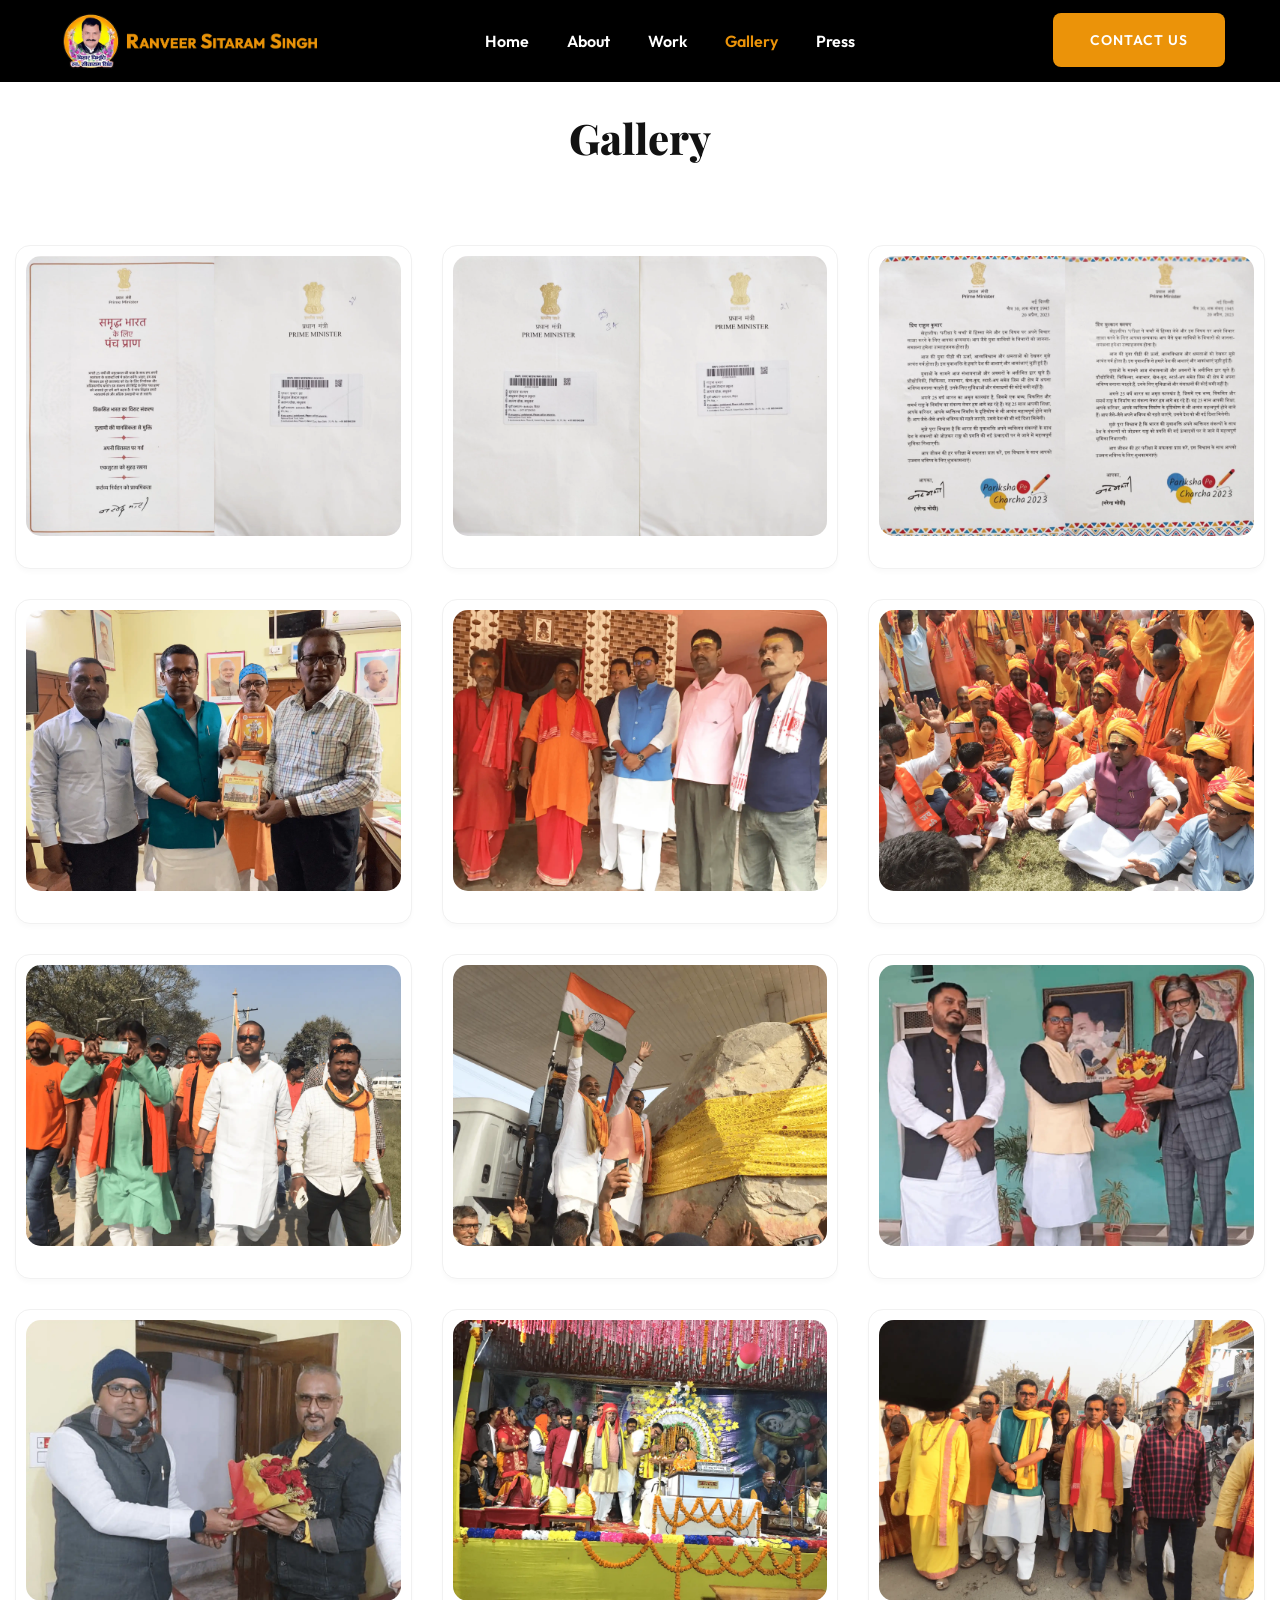
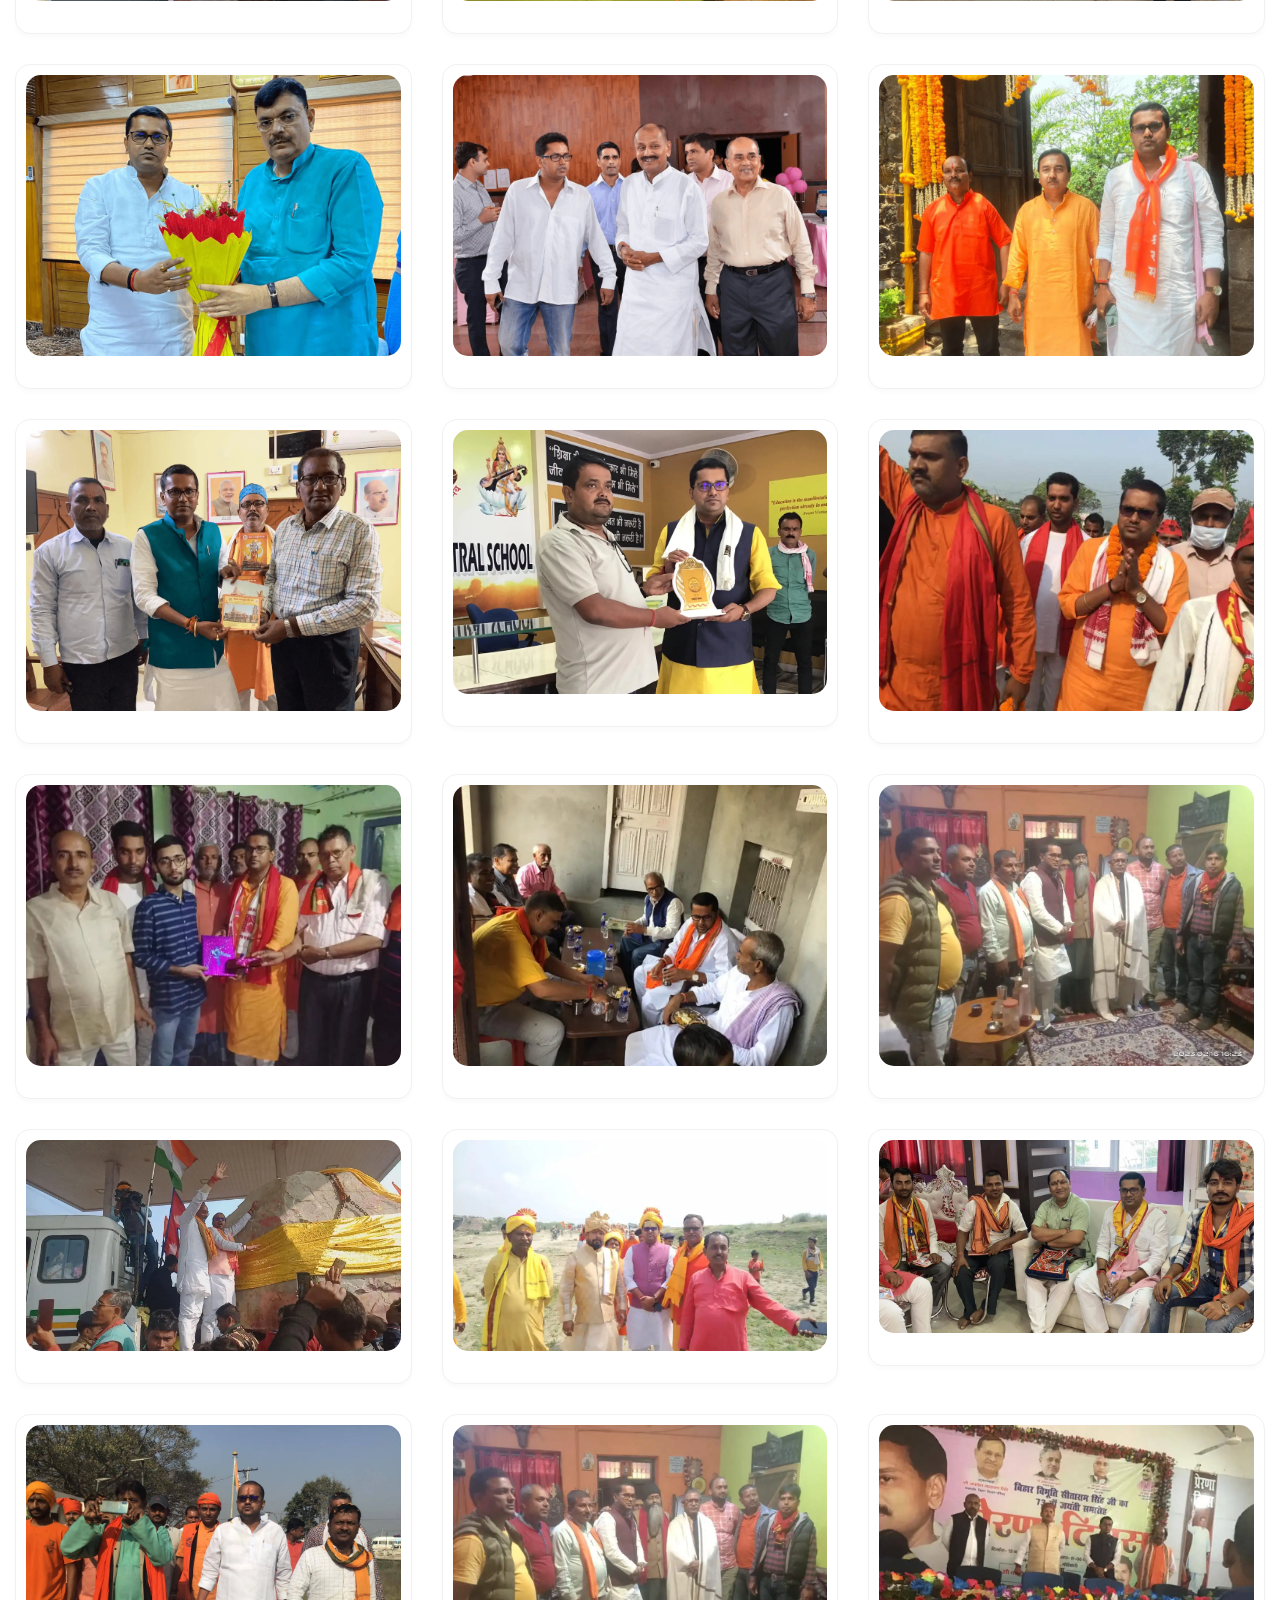
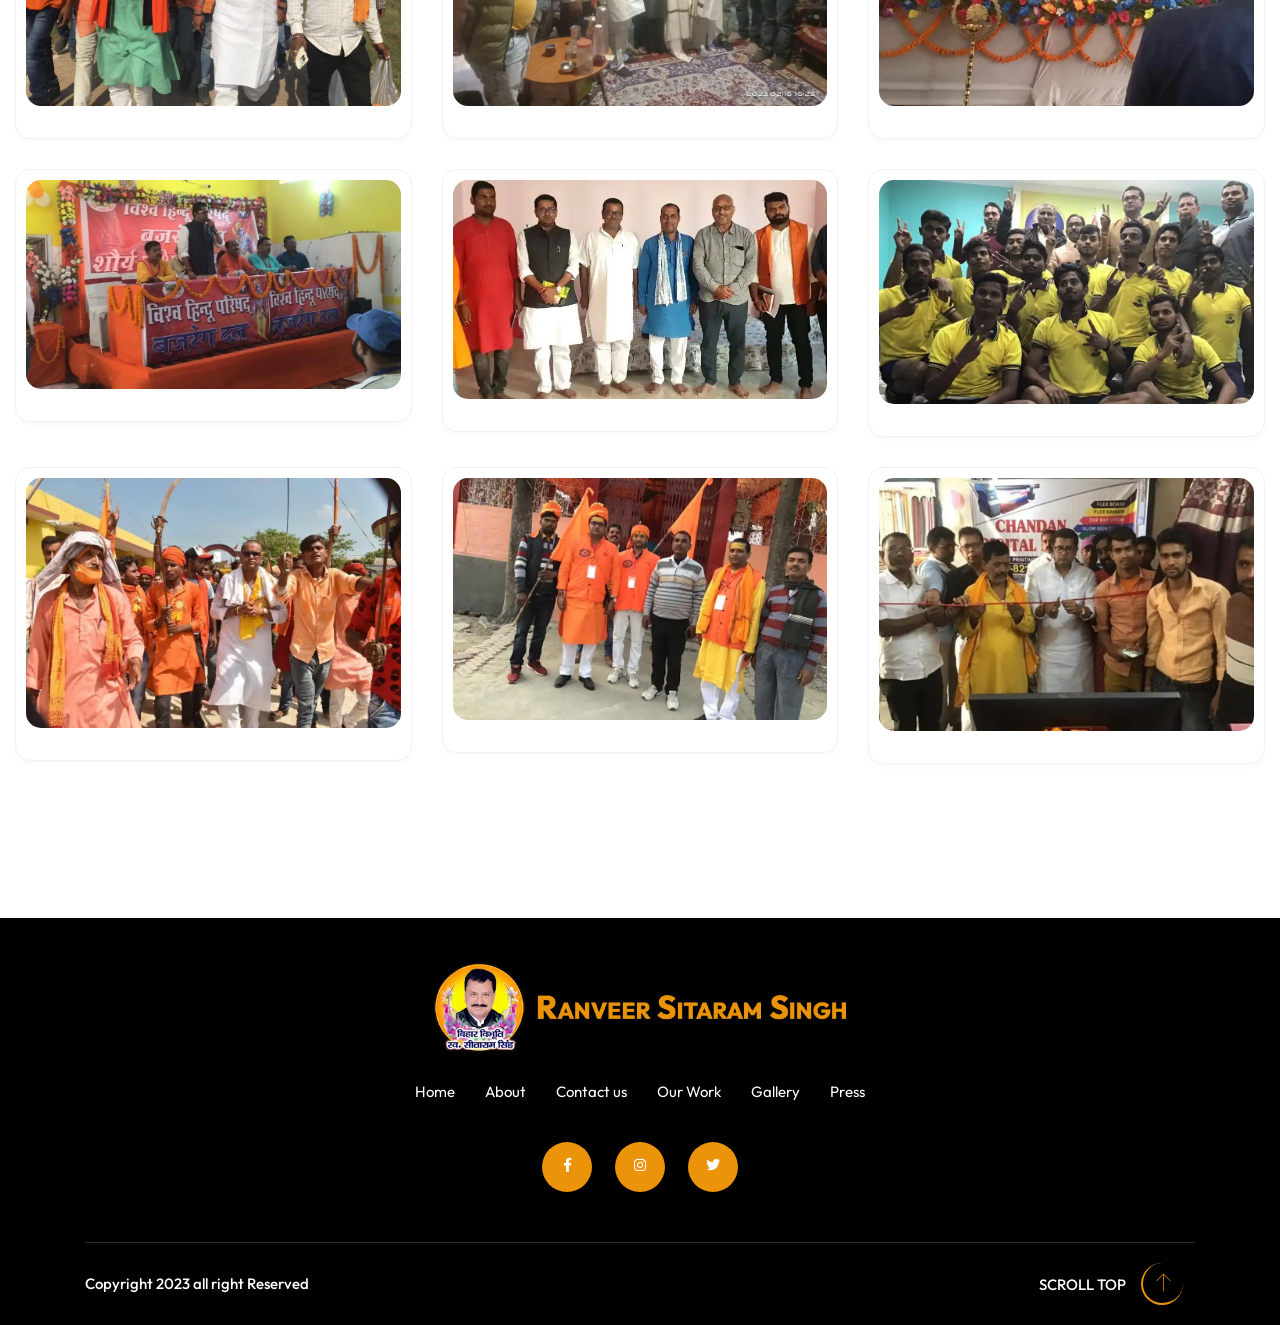
<file: gallery.html>
<!DOCTYPE html>
<html class="no-js" lang="zxx">
  <head>
    <meta charset="utf-8" />
    <meta http-equiv="x-ua-compatible" content="ie=edge" />
    <title>Gallery | Ranveer Sitaram Singh</title>
    <meta name="description" content="" />
    <meta name="viewport" content="width=device-width, initial-scale=1" />

    <!-- Place favicon.ico in the root directory -->
    <link
      rel="shortcut icon"
      type="image/x-icon"
      href="assets/img/new/homepage/Fevicon.webp"
    />

    <!-- CSS here -->
    <link rel="stylesheet" href="assets/css/bootstrap.css" />
    <link rel="stylesheet" href="assets/css/meanmenu.css" />
    <link rel="stylesheet" href="assets/css/animate.css" />
    <link rel="stylesheet" href="assets/css/swiper-bundle.css" />
    <link rel="stylesheet" href="assets/css/slick.css" />
    <link rel="stylesheet" href="assets/css/nouislider.css" />
    <link rel="stylesheet" href="assets/css/backtotop.css" />
    <link rel="stylesheet" href="assets/css/magnific-popup.css" />
    <link rel="stylesheet" href="assets/css/nice-select.css" />
    <link rel="stylesheet" href="assets/css/font-awesome-pro.css" />
    <link rel="stylesheet" href="assets/css/spacing.css" />
    <link rel="stylesheet" href="assets/css/main.css" />
  </head>

  <body>
    <!--[if lte IE 9]>
      <p class="browserupgrade">
        You are using an <strong>outdated</strong> browser. Please
        <a href="https://browsehappy.com/">upgrade your browser</a> to improve
        your experience and security.
      </p>
    <![endif]-->

    <!-- pre loader area start -->
    <div id="loading">
      <div id="loading-center">
        <div id="loading-center-absolute">
          <!-- loading content here -->
          <div class="tp-preloader-content">
            <div class="tp-preloader-icon text-center">
              <span class="tp-preloader-animation">
                <img
                  src="assets/img/new/LOgo-Png.webp"
                  style="width: 100%"
                  alt=""
                />
              </span>
            </div>
          </div>
        </div>
      </div>
    </div>
    <!-- pre loader area end -->

    <!-- header area start -->
    <header
      id="header-sticky"
      class="header__sticky"
      style="background-color: black; padding-top: 5px; padding-bottom: 5px"
    >
      <div class="header-area header-area-2 header__space">
        <div class="container-fluid">
          <div class="row align-items-center justify-content-between">
            <div class="col-xl-3 col-lg-3 col-md-6 col-sm-4">
              <div class="logo">
                <a href="index.html">
                  <!-- <p
                    style="
                      font-size: 24px;
                      font-weight: bold;
                      padding-top: 10px;
                      color: #eb9309;
                    "
                  >
                    Ranveer Sitaram Singh
                  </p> -->
                  <img
                    class="header-logo"
                    alt="logo"
                    src="assets/img/new/LOgo-Png.webp"
                  />
                </a>
              </div>
            </div>
            <div class="d-none d-xl-block col-xl-6 col-lg-6 text-center">
              <div class="main-menu main-menu-2 menu__space">
                <nav id="tp-mobile-menu">
                  <ul>
                    <li class="">
                      <a href="index.html">Home</a>
                    </li>
                    <li class="">
                      <a href="about.html">About</a>
                    </li>
                    <li class="">
                      <a href="our-work.html">Work</a>
                    </li>
                    <!-- <li class="has-dropdown">
                      <a href="#">Gallery</a>
                      <ul class="submenu">
                        <li><a href="#">Photos</a></li>
                        <li><a href="#">Videos</a></li>
                      </ul>
                    </li> -->
                    <li>
                      <a href="gallery.html"
                        ><span style="color: #eb9309">Gallery</span></a
                      >
                    </li>

                    <li>
                      <a href="press.html">Press</a>
                    </li>
                  </ul>
                </nav>
              </div>
            </div>
            <div class="col-xl-3 col-lg-6 col-md-6 col-6">
              <div
                class="header-right d-none d-lg-flex align-items-center justify-content-end"
              >
                <div class="header-btn">
                  <a class="tp-btn tp-btn-shine-effect" href="contact-us.html"
                    ><span>Contact Us</span></a
                  >
                </div>
              </div>
              <div class="mobile-menu d-xl-none">
                <button class="tp-side-action tp-toogle hamburger-btn">
                  <span></span>
                  <span></span>
                  <span></span>
                </button>
              </div>
            </div>
          </div>
        </div>
      </div>
    </header>
    <!-- header area end -->

    <!-- mobile menu style start -->
    <div class="fix">
      <div class="tp-side-info">
        <div class="tp-side-logo">
          <a href="#">
            <img
              alt="logo"
              src="assets/img/new/LOgo-Png.webp"
              style="width: 100%"
            />
          </a>
        </div>
        <div class="tp-side-close">
          <button><i class="fa-solid fa-xmark"></i></button>
        </div>
        <div class="tp-mobile-menu-pos"></div>
        <div class="tp-side-content">
          <div class="tp-side-content__inner-btn mb-100">
            <a href="#" class="tp-btn">Contact Us</a>
          </div>
          <div class="tp-contact-info d-flex flex-column">
            <a href="tel:088245684379"
              ><i class="fa-solid fa-phone-flip"></i> +2236 384 870</a
            >
            <a class="mail" href="mailto:infomai.@mail.com"
              >Infomai.@mail.com</a
            >
          </div>
        </div>
      </div>
      <div class="offcanvas-overlay"></div>
    </div>
    <!-- mobile menu style end -->
    <main>
      <h1 class="section-title pt-30" style="text-align: center">Gallery</h1>

      <!-- Our volunteer area start -->
      <div class="our-volunteers-area pb-130">
        <div class="container-fluid">
          <div class="row">
            <div class="col-xl-4 col-lg-4 col-md-4 col-sm-6 col-12">
              <div class="our-volunteers-box p-relative mt-30">
                <div class="team__wrapper bg-white">
                  <div class="team__img">
                    <img src="assets/img/new/gallery/42.webp" alt="" />
                  </div>
                </div>
              </div>
            </div>
            <div class="col-xl-4 col-lg-4 col-md-4 col-sm-6 col-12">
              <div class="our-volunteers-box p-relative mt-30">
                <div class="team__wrapper bg-white">
                  <div class="team__img">
                    <img src="assets/img/new/gallery/43.webp" alt="" />
                  </div>
                </div>
              </div>
            </div>
            <div class="col-xl-4 col-lg-4 col-md-4 col-sm-6 col-12">
              <div class="our-volunteers-box p-relative mt-30">
                <div class="team__wrapper bg-white">
                  <div class="team__img">
                    <img src="assets/img/new/gallery/44.webp" alt="" />
                  </div>
                </div>
              </div>
            </div>
            <div class="col-xl-4 col-lg-4 col-md-4 col-sm-6 col-12">
              <div class="our-volunteers-box p-relative mt-30">
                <div class="team__wrapper bg-white">
                  <div class="team__img">
                    <img src="assets/img/new/gallery/1.webp" alt="" />
                  </div>
                </div>
              </div>
            </div>
            <div class="col-xl-4 col-lg-4 col-md-4 col-sm-6 col-12">
              <div class="our-volunteers-box p-relative mt-30">
                <div class="team__wrapper bg-white">
                  <div class="team__img">
                    <img src="assets/img/new/gallery/2.webp" alt="" />
                  </div>
                </div>
              </div>
            </div>
            <div class="col-xl-4 col-lg-4 col-md-4 col-sm-6 col-12">
              <div class="our-volunteers-box p-relative mt-30">
                <div class="team__wrapper bg-white">
                  <div class="team__img">
                    <img src="assets/img/new/gallery/3.webp" alt="" />
                  </div>
                </div>
              </div>
            </div>
            <div class="col-xl-4 col-lg-4 col-md-4 col-sm-6 col-12">
              <div class="our-volunteers-box p-relative mt-30">
                <div class="team__wrapper bg-white">
                  <div class="team__img">
                    <img src="assets/img/new/gallery/4.webp" alt="" />
                  </div>
                </div>
              </div>
            </div>
            <div class="col-xl-4 col-lg-4 col-md-4 col-sm-6 col-12">
              <div class="our-volunteers-box p-relative mt-30">
                <div class="team__wrapper bg-white">
                  <div class="team__img">
                    <img src="assets/img/new/gallery/5.webp" alt="" />
                  </div>
                </div>
              </div>
            </div>
            <div class="col-xl-4 col-lg-4 col-md-4 col-sm-6 col-12">
              <div class="our-volunteers-box p-relative mt-30">
                <div class="team__wrapper bg-white">
                  <div class="team__img">
                    <img src="assets/img/new/gallery/6.webp" alt="" />
                  </div>
                </div>
              </div>
            </div>
            <div class="col-xl-4 col-lg-4 col-md-4 col-sm-6 col-12">
              <div class="our-volunteers-box p-relative mt-30">
                <div class="team__wrapper bg-white">
                  <div class="team__img">
                    <img src="assets/img/new/gallery/7.webp" alt="" />
                  </div>
                </div>
              </div>
            </div>
            <div class="col-xl-4 col-lg-4 col-md-4 col-sm-6 col-12">
              <div class="our-volunteers-box p-relative mt-30">
                <div class="team__wrapper bg-white">
                  <div class="team__img">
                    <img src="assets/img/new/gallery/8.webp" alt="" />
                  </div>
                </div>
              </div>
            </div>
            <div class="col-xl-4 col-lg-4 col-md-4 col-sm-6 col-12">
              <div class="our-volunteers-box p-relative mt-30">
                <div class="team__wrapper bg-white">
                  <div class="team__img">
                    <img src="assets/img/new/gallery/9.webp" alt="" />
                  </div>
                </div>
              </div>
            </div>

            <div class="col-xl-4 col-lg-4 col-md-4 col-sm-6 col-12">
              <div class="our-volunteers-box p-relative mt-30">
                <div class="team__wrapper bg-white">
                  <div class="team__img">
                    <img src="assets/img/new/gallery/11.webp" alt="" />
                  </div>
                </div>
              </div>
            </div>
            <div class="col-xl-4 col-lg-4 col-md-4 col-sm-6 col-12">
              <div class="our-volunteers-box p-relative mt-30">
                <div class="team__wrapper bg-white">
                  <div class="team__img">
                    <img src="assets/img/new/gallery/12.webp" alt="" />
                  </div>
                </div>
              </div>
            </div>
            <div class="col-xl-4 col-lg-4 col-md-4 col-sm-6 col-12">
              <div class="our-volunteers-box p-relative mt-30">
                <div class="team__wrapper bg-white">
                  <div class="team__img">
                    <img src="assets/img/new/gallery/13.webp" alt="" />
                  </div>
                </div>
              </div>
            </div>
            <div class="col-xl-4 col-lg-4 col-md-4 col-sm-6 col-12">
              <div class="our-volunteers-box p-relative mt-30">
                <div class="team__wrapper bg-white">
                  <div class="team__img">
                    <img src="assets/img/new/gallery/14.webp" alt="" />
                  </div>
                </div>
              </div>
            </div>
            <div class="col-xl-4 col-lg-4 col-md-4 col-sm-6 col-12">
              <div class="our-volunteers-box p-relative mt-30">
                <div class="team__wrapper bg-white">
                  <div class="team__img">
                    <img src="assets/img/new/gallery/16.webp" alt="" />
                  </div>
                </div>
              </div>
            </div>
            <div class="col-xl-4 col-lg-4 col-md-4 col-sm-6 col-12">
              <div class="our-volunteers-box p-relative mt-30">
                <div class="team__wrapper bg-white">
                  <div class="team__img">
                    <img src="assets/img/new/gallery/17.webp" alt="" />
                  </div>
                </div>
              </div>
            </div>
            <div class="col-xl-4 col-lg-4 col-md-4 col-sm-6 col-12">
              <div class="our-volunteers-box p-relative mt-30">
                <div class="team__wrapper bg-white">
                  <div class="team__img">
                    <img src="assets/img/new/gallery/18.webp" alt="" />
                  </div>
                </div>
              </div>
            </div>
            <div class="col-xl-4 col-lg-4 col-md-4 col-sm-6 col-12">
              <div class="our-volunteers-box p-relative mt-30">
                <div class="team__wrapper bg-white">
                  <div class="team__img">
                    <img src="assets/img/new/gallery/19.webp" alt="" />
                  </div>
                </div>
              </div>
            </div>
            <div class="col-xl-4 col-lg-4 col-md-4 col-sm-6 col-12">
              <div class="our-volunteers-box p-relative mt-30">
                <div class="team__wrapper bg-white">
                  <div class="team__img">
                    <img src="assets/img/new/gallery/23.webp" alt="" />
                  </div>
                </div>
              </div>
            </div>
            <div class="col-xl-4 col-lg-4 col-md-4 col-sm-6 col-12">
              <div class="our-volunteers-box p-relative mt-30">
                <div class="team__wrapper bg-white">
                  <div class="team__img">
                    <img src="assets/img/new/gallery/22.webp" alt="" />
                  </div>
                </div>
              </div>
            </div>
            <div class="col-xl-4 col-lg-4 col-md-4 col-sm-6 col-12">
              <div class="our-volunteers-box p-relative mt-30">
                <div class="team__wrapper bg-white">
                  <div class="team__img">
                    <img src="assets/img/new/gallery/25.webp" alt="" />
                  </div>
                </div>
              </div>
            </div>
            <div class="col-xl-4 col-lg-4 col-md-4 col-sm-6 col-12">
              <div class="our-volunteers-box p-relative mt-30">
                <div class="team__wrapper bg-white">
                  <div class="team__img">
                    <img src="assets/img/new/gallery/28.webp" alt="" />
                  </div>
                </div>
              </div>
            </div>
            <!-- <div class="col-xl-4 col-lg-4 col-md-4 col-sm-6 col-12">
              <div class="our-volunteers-box p-relative mt-30">
                <div class="team__wrapper bg-white">
                  <div class="team__img">
                    <img src="assets/img/new/gallery/27.webp" alt="" />
                  </div>
                </div>
              </div>
            </div> -->
            <div class="col-xl-4 col-lg-4 col-md-4 col-sm-6 col-12">
              <div class="our-volunteers-box p-relative mt-30">
                <div class="team__wrapper bg-white">
                  <div class="team__img">
                    <img src="assets/img/new/gallery/24.webp" alt="" />
                  </div>
                </div>
              </div>
            </div>
            <div class="col-xl-4 col-lg-4 col-md-4 col-sm-6 col-12">
              <div class="our-volunteers-box p-relative mt-30">
                <div class="team__wrapper bg-white">
                  <div class="team__img">
                    <img src="assets/img/new/gallery/23.webp" alt="" />
                  </div>
                </div>
              </div>
            </div>
            <div class="col-xl-4 col-lg-4 col-md-4 col-sm-6 col-12">
              <div class="our-volunteers-box p-relative mt-30">
                <div class="team__wrapper bg-white">
                  <div class="team__img">
                    <img src="assets/img/new/gallery/35.webp" alt="" />
                  </div>
                </div>
              </div>
            </div>
            <div class="col-xl-4 col-lg-4 col-md-4 col-sm-6 col-12">
              <div class="our-volunteers-box p-relative mt-30">
                <div class="team__wrapper bg-white">
                  <div class="team__img">
                    <img src="assets/img/new/gallery/37.webp" alt="" />
                  </div>
                </div>
              </div>
            </div>
            <div class="col-xl-4 col-lg-4 col-md-4 col-sm-6 col-12">
              <div class="our-volunteers-box p-relative mt-30">
                <div class="team__wrapper bg-white">
                  <div class="team__img">
                    <img src="assets/img/new/gallery/38.webp" alt="" />
                  </div>
                </div>
              </div>
            </div>
            <div class="col-xl-4 col-lg-4 col-md-4 col-sm-6 col-12">
              <div class="our-volunteers-box p-relative mt-30">
                <div class="team__wrapper bg-white">
                  <div class="team__img">
                    <img src="assets/img/new/gallery/40.webp" alt="" />
                  </div>
                </div>
              </div>
            </div>
            <div class="col-xl-4 col-lg-4 col-md-4 col-sm-6 col-12">
              <div class="our-volunteers-box p-relative mt-30">
                <div class="team__wrapper bg-white">
                  <div class="team__img">
                    <img src="assets/img/new/gallery/27.webp" alt="" />
                  </div>
                </div>
              </div>
            </div>
            <div class="col-xl-4 col-lg-4 col-md-4 col-sm-6 col-12">
              <div class="our-volunteers-box p-relative mt-30">
                <div class="team__wrapper bg-white">
                  <div class="team__img">
                    <img src="assets/img/new/gallery/39.webp" alt="" />
                  </div>
                </div>
              </div>
            </div>
            <div class="col-xl-4 col-lg-4 col-md-4 col-sm-6 col-12">
              <div class="our-volunteers-box p-relative mt-30">
                <div class="team__wrapper bg-white">
                  <div class="team__img">
                    <img src="assets/img/new/gallery/33.webp" alt="" />
                  </div>
                </div>
              </div>
            </div>
            <!-- <div class="col-xl-4 col-lg-4 col-md-4 col-sm-6 col-12">
              <div class="our-volunteers-box p-relative mt-30">
                <div class="team__wrapper bg-white">
                  <div class="team__img">
                    <img src="assets/img/new/gallery/20.webp" alt="" />
                  </div>
                </div>
              </div>
            </div> -->
            <!-- <div class="col-xl-4 col-lg-4 col-md-4 col-sm-6 col-12">
              <div class="our-volunteers-box p-relative mt-30">
                <div class="team__wrapper bg-white">
                  <div class="team__img">
                    <img
                      src="assets/img/new/gallery/21.webp"
                      style="width: 100%"
                      alt=""
                    />
                  </div>
                </div>
              </div>
            </div> -->
          </div>
        </div>
      </div>
      <!-- Our volunteer area end -->
    </main>

    <!-- footer area start -->
    <footer class="mt-4" style="background-color: black">
      <div class="footer-widget-area" style="">
        <div class="container text-center-class">
          <div class="tpborder-bottom pt-35 pb-50 mb-20 mt-20">
            <div class="row justify-content-md-center">
              <div class="col-xl-8 col-lg-8">
                <div class="tpfooter__logo">
                  <div>
                    <a href="index.html"
                      ><img
                        alt="logo"
                        src="assets/img/new/LOgo-Png.webp"
                        class="footer-logo"
                    /></a>
                  </div>
                </div>
                <div class="tpfooter-widget">
                  <ul class="footer-li" style="">
                    <li><a href="index.html">Home</a></li>
                    <li><a href="about.html">About</a></li>
                    <li><a href="contact-us.html">Contact us</a></li>
                    <li><a href="our-work.html"> Our Work</a></li>
                    <li><a href="gallery.html">Gallery</a></li>
                    <li><a href="press.html">Press</a></li>
                  </ul>
                </div>
                <div class="tpfooter__social pt-20 footer-social">
                  <a
                    href="https://www.facebook.com/profile.php?id=100004130050339"
                    target="_blank"
                    ><i class="fa-brands fa-facebook-f"></i
                  ></a>

                  <a href="#"><i class="fa-brands fa-instagram"></i></a>
                  <a href="https://twitter.com/RKS1Singh" target="_blank"
                    ><i class="fa-brands fa-twitter"></i
                  ></a>
                </div>
              </div>
            </div>
          </div>
        </div>
      </div>
      <div class="footer-copyright-area pb-20">
        <div class="container">
          <div class="row align-items-center">
            <div class="col-xl-8 col-lg-6 col-md-6">
              <div class="tp-copyright">
                <p style="color: white">Copyright 2023 all right Reserved</p>
              </div>
            </div>
            <div class="col-xl-4 col-lg-6 col-md-6">
              <div class="d-flex justify-content-md-end backtop">
                <div class="tp-backtop">
                  <button type="button" class="back-to-top-btn">
                    <span style="color: white">Scroll Top</span>
                    <span><i class="fa-thin fa-arrow-up"></i></span>
                  </button>
                </div>
              </div>
            </div>
          </div>
        </div>
      </div>
    </footer>
    <!-- footer area end -->

    <!-- JS here -->
    <script src="assets/js/vendor/jquery.js"></script>
    <script src="assets/js/vendor/waypoints.js"></script>
    <script src="assets/js/bootstrap-bundle.js"></script>
    <script src="assets/js/jquery.meanmenu.js"></script>
    <script src="assets/js/swiper-bundle.js"></script>
    <script src="assets/js/slick.min.js"></script>
    <script src="assets/js/nouislider.js"></script>
    <script src="assets/js/magnific-popup.js"></script>
    <script src="assets/js/parallax.js"></script>
    <script src="assets/js/nice-select.js"></script>
    <script src="assets/js/purecounter.js"></script>
    <script src="assets/js/wow.js"></script>
    <script src="assets/js/isotope-pkgd.js"></script>
    <script src="assets/js/imagesloaded-pkgd.js"></script>
    <script src="assets/js/ajax-form.js"></script>
    <script src="assets/js/main.js"></script>
  </body>
</html>
</file>
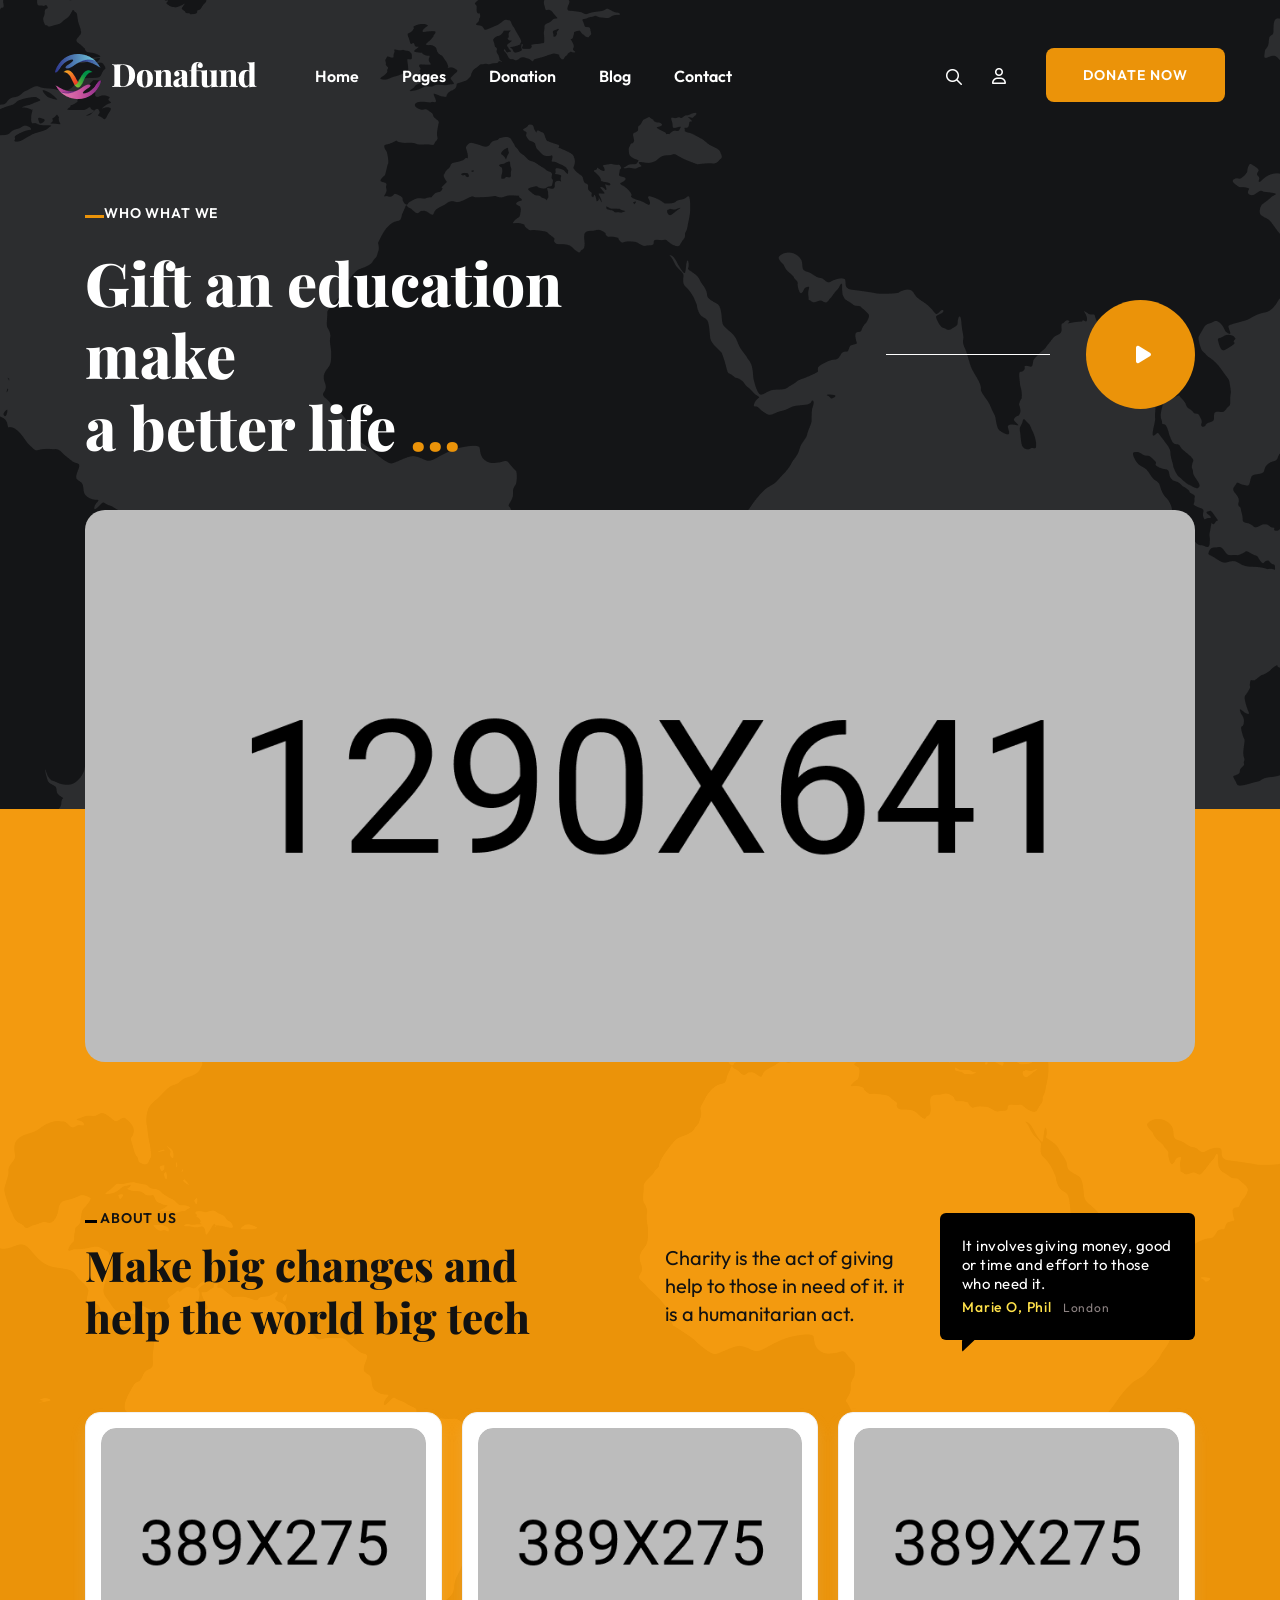
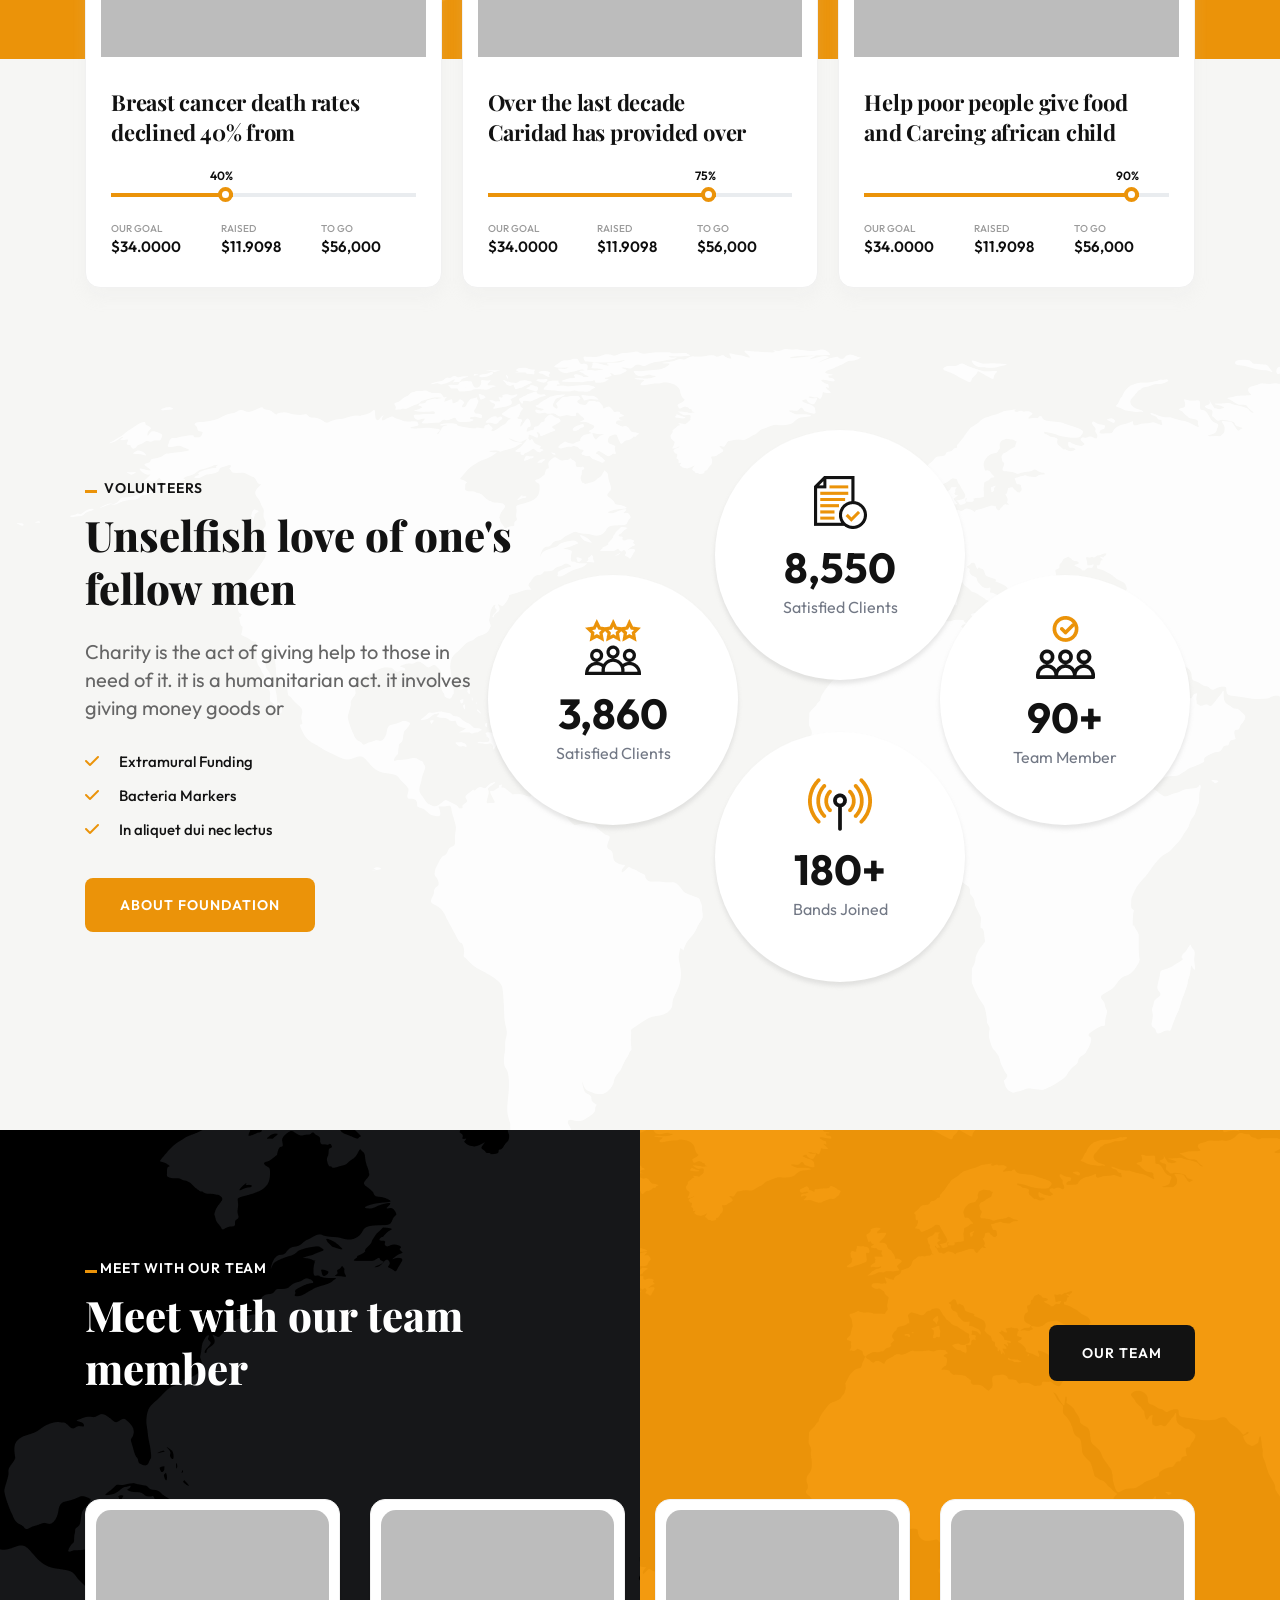
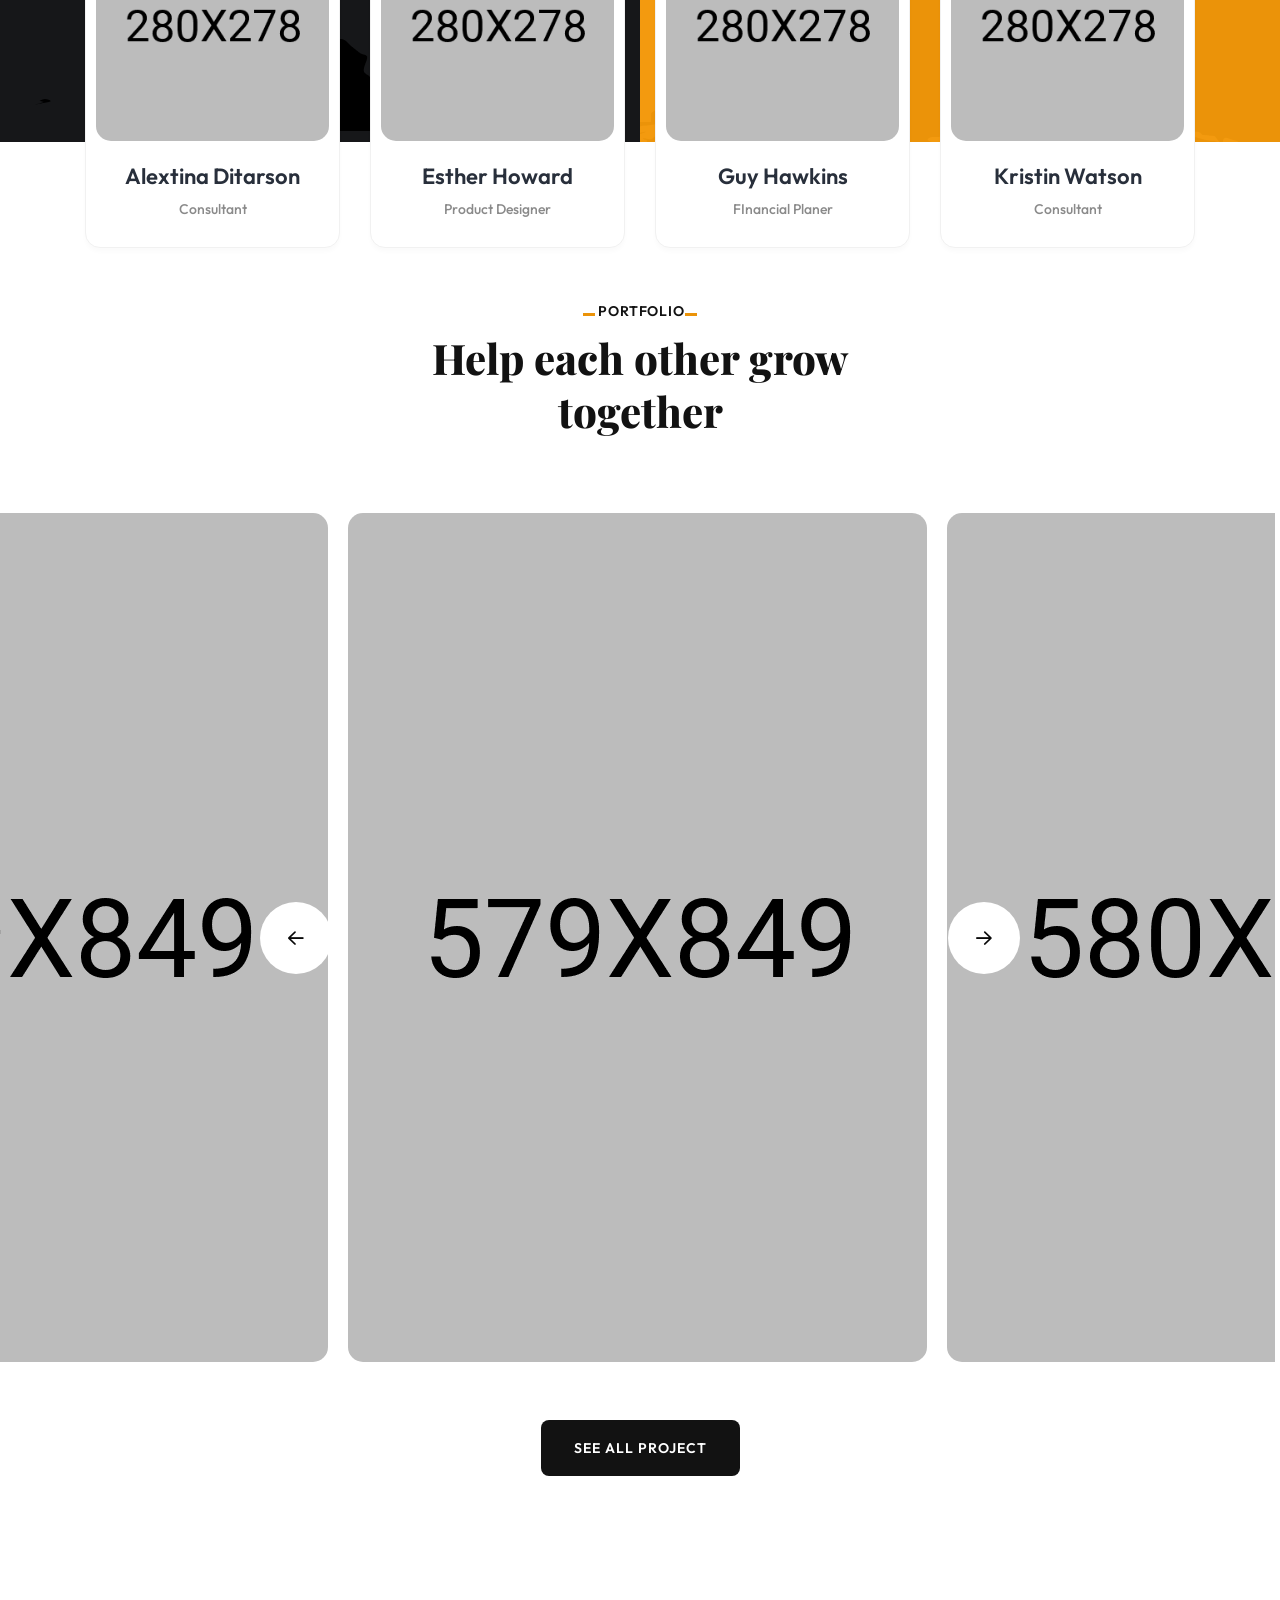
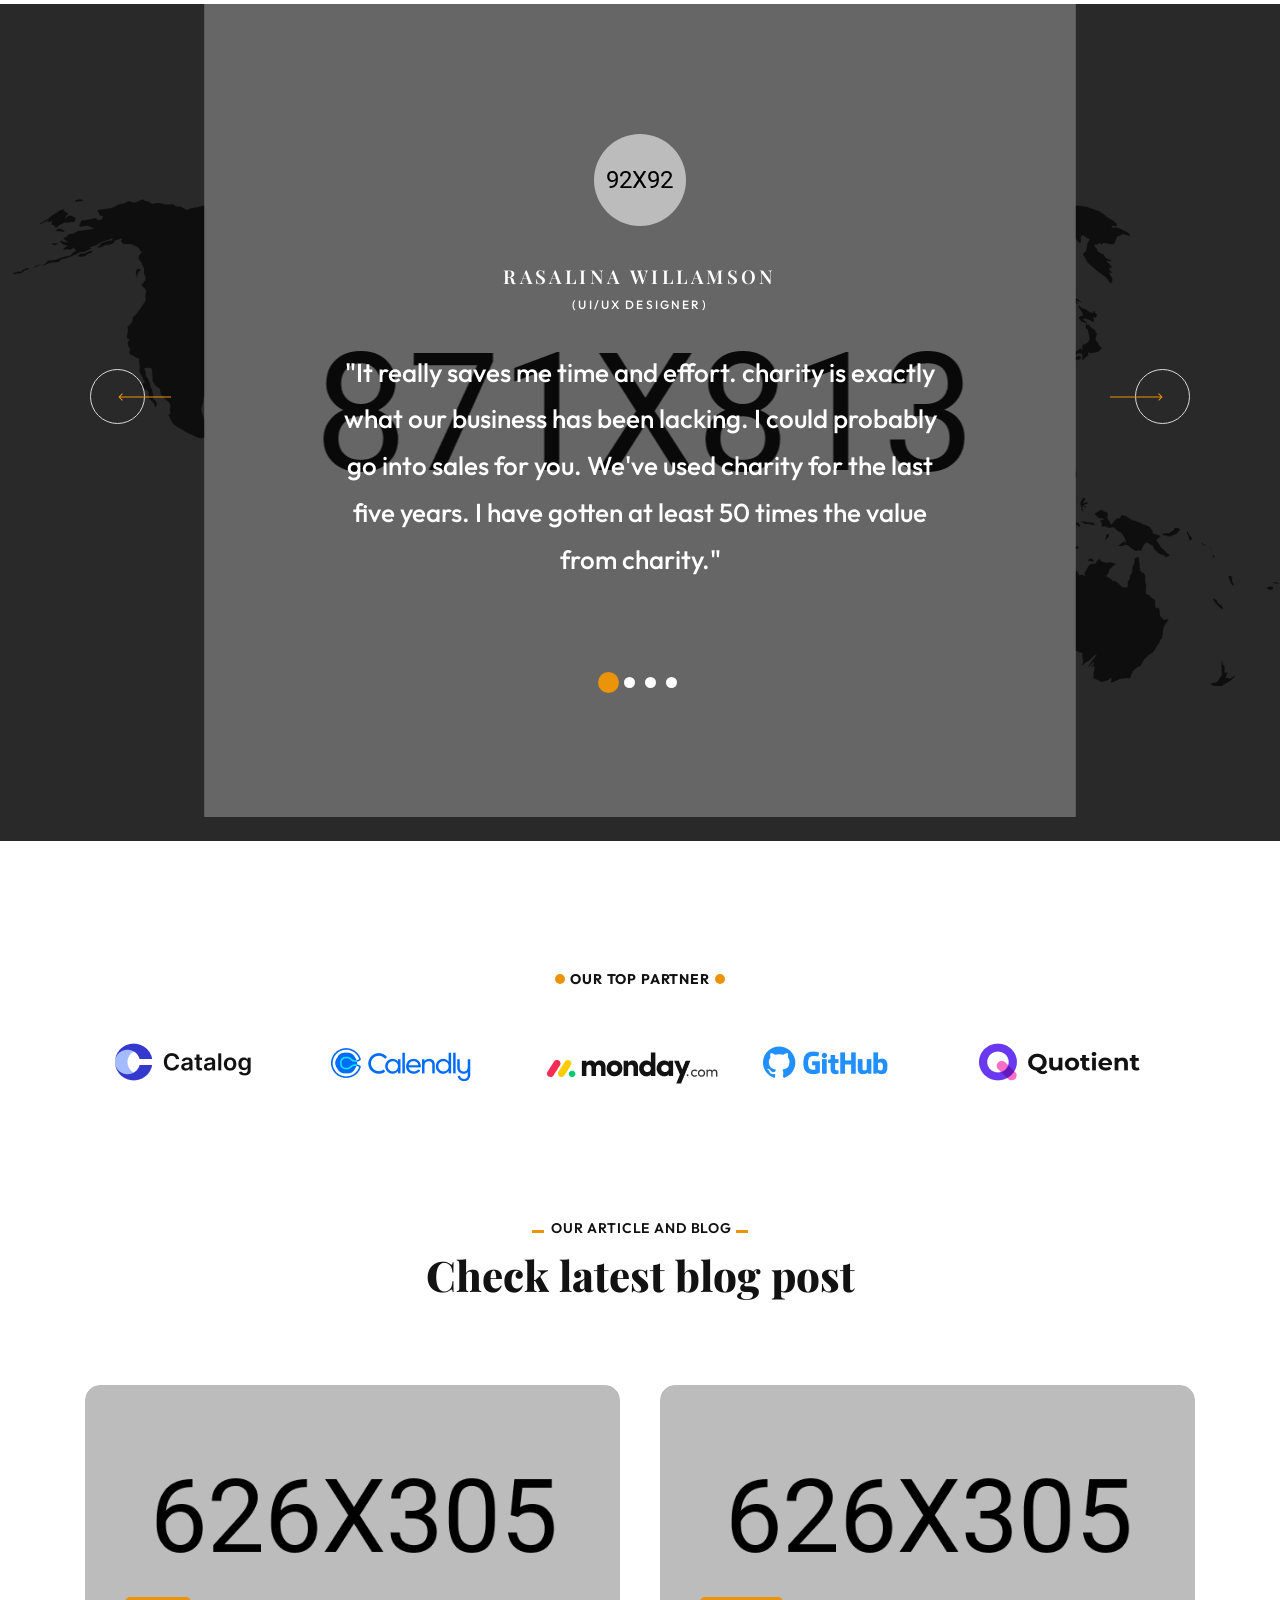
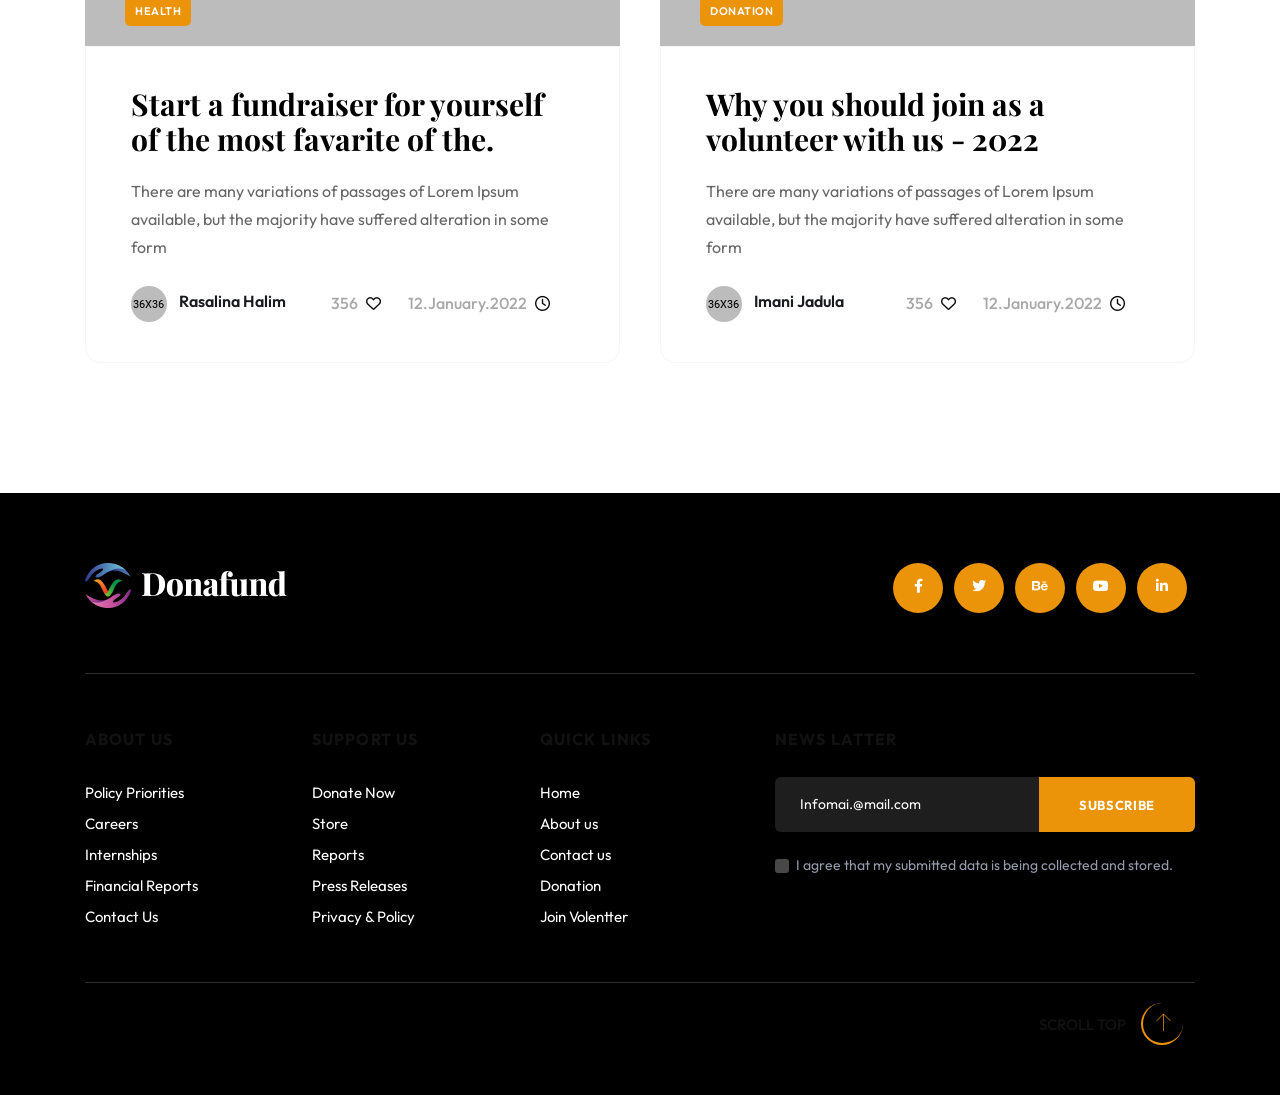
<file: index-2.html>
<!doctype html>
<html class="no-js" lang="zxx">

<head>
   <meta charset="utf-8">
   <meta http-equiv="x-ua-compatible" content="ie=edge">
   <title>Donafund - NonProfit Charity Html Template</title>
   <meta name="description" content="">
   <meta name="viewport" content="width=device-width, initial-scale=1">

   <!-- Place favicon.ico in the root directory -->
   <link rel="shortcut icon" type="image/x-icon" href="assets/img/logo/favicon.png">

   <!-- CSS here -->
   <link rel="stylesheet" href="assets/css/bootstrap.css">
   <link rel="stylesheet" href="assets/css/meanmenu.css">
   <link rel="stylesheet" href="assets/css/animate.css">
   <link rel="stylesheet" href="assets/css/swiper-bundle.css">
   <link rel="stylesheet" href="assets/css/slick.css">
   <link rel="stylesheet" href="assets/css/nouislider.css">
   <link rel="stylesheet" href="assets/css/backtotop.css">
   <link rel="stylesheet" href="assets/css/magnific-popup.css">
   <link rel="stylesheet" href="assets/css/nice-select.css">
   <link rel="stylesheet" href="assets/css/font-awesome-pro.css">
   <link rel="stylesheet" href="assets/css/spacing.css">
   <link rel="stylesheet" href="assets/css/main.css">
</head>

<body>
   <!--[if lte IE 9]>
      <p class="browserupgrade">You are using an <strong>outdated</strong> browser. Please <a href="https://browsehappy.com/">upgrade your browser</a> to improve your experience and security.</p>
      <![endif]-->

 <!-- pre loader area start -->
 <div id="loading">
   <div id="loading-center">
      <div id="loading-center-absolute">
         <!-- loading content here -->
         <div class="tp-preloader-content">
            <div class="tp-preloader-icon text-center">
               <span class="tp-preloader-animation">
                  <img src="assets/img/logo/preloader-logo.png" alt="">
               </span>
            </div>
         </div>
      </div>
   </div>
</div>
<!-- pre loader area end -->

   <!-- header area start -->
   <header id="header-sticky" class="transparent-header header__sticky">
      <div class="header-area header-area-2 header__space pt-40">
            <div class="container-fluid">
               <div class="row align-items-center justify-content-between">
                  <div class="col-xl-2 col-lg-2 col-md-6 col-6">
                     <div class="logo">
                        <a href="index.html">
                           <img alt="logo" src="assets/img/logo/logo1.png" >
                        </a>
                     </div>
                  </div>
                  <div class="d-none d-xl-block col-xl-6 col-lg-6">
                     <div class="main-menu main-menu-2 menu__space">
                        <nav id="tp-mobile-menu">
                           <ul>
                              <li class="has-dropdown">
                                 <a href="index.html">Home</a>
                                 <ul class="submenu">
                                    <li><a href="index.html">Home Style 1</a></li>
                                    <li><a href="index-2.html">Home Style 2</a></li>
                                    <li><a href="index-3.html">Home Style 3</a></li>
                                 </ul>
                              </li>
                              <li class="has-dropdown">
                                 <a href="#">Pages</a>
                                 <ul class="submenu">
                                    <li><a href="about-me.html">About me</a></li>
                                    <li><a href="about-foundation.html">About foundation</a></li>
                                    <li><a href="our-portfolio.html">Our Portfolio</a></li>
                                    <li><a href="portfolio-details.html">Portfolio Details</a></li>
                                    <li><a href="our-volunteer.html">Our volunteer</a></li>
                                    <li><a href="our-services.html">Our Services</a></li>
                                    <li><a href="service-details.html">Service details</a></li>
                                    <li><a href="faq.html">Faq</a></li>
                                 </ul>
                              </li>
                              <li class="has-dropdown">
                                 <a href="donation-listing.html">Donation</a>
                                 <ul class="submenu">
                                    <li><a href="donation-listing.html">Donation listing</a></li>
                                    <li><a href="donation-details.html">Donation details</a></li>
                                 </ul>
                              </li>
                              <li class="has-dropdown">
                                 <a href="blog-details.html">Blog</a>
                                 <ul class="submenu">
                                    <li><a href="news-blog.html">News</a></li>
                                    <li><a href="blog-details.html">Blog details</a></li>
                                 </ul>
                              </li>
                              <li>
                                 <a href="contact-us.html">Contact</a>
                              </li>
                           </ul>
                        </nav>
                     </div>
                  </div>
                  <div class="col-xl-4 col-lg-6 col-md-6 col-6">
                     <div class="header-right d-none d-lg-flex align-items-center justify-content-end">
                        <div class="header-icon">
                           <ul class="d-flex">
                              <li class="search-btn-wrap">
                                 <a class="tp-header-search-toggle">
                                    <i class="fa-regular fa-magnifying-glass header-search-open"></i>
                                    <i class="header_search-close text-white far fa-times"></i>
                                 </a>
                                 <div class="search-form">
                                    <form action="#">
                                       <input type="text" placeholder="search here">
                                       <button type="submit"><i class="far fa-search"></i></button>
                                    </form>
                                 </div>
                              </li>
                              <li><a href="#"><i class="fa-regular fa-user"></i></a></li>
                           </ul>
                        </div>
                        <div class="language d-none d-xxl-block ml-35">
                           <span><a href="#">Eng <i class="fa-regular fa-chevron-down"></i></a></span>
                           <ul>
                              <li><a href="#">Bangla</a></li>
                              <li><a href="#">Hindi</a></li>
                              <li><a href="#">Arabic</a></li>
                              <li><a href="#">Chaines</a></li>
                           </ul>
                        </div>
                        <div class="header-btn">
                           <a class="tp-btn tp-btn-shine-effect" href="donation-details.html"><span>Donate now</span></a>
                        </div>
                     </div>
                     <div class="mobile-menu d-xl-none">
                        <button class="tp-side-action tp-toogle hamburger-btn">
                           <span></span>
                           <span></span>
                           <span></span>
                        </button>
                     </div>
                  </div>
               </div>
            </div>
      </div>
   </header>
   <!-- header area end -->

   <!-- mobile menu style start -->
   <div class="fix">
      <div class="tp-side-info">
         <div class="tp-side-logo">
            <a href="index.html">
               <img src="assets/img/logo/logo.png" alt="logo">
            </a>
         </div>
         <div class="tp-side-close">
            <button> <i class="fa-solid fa-xmark"></i></button>
         </div>
         <div class="tp-mobile-menu-pos"></div>
         <div class="tp-side-content">
            <div class="tp-side-content__inner-btn mb-100">
               <a href="contact.html" class="tp-btn">Donate now</a>
            </div>
            <div class="tp-contact-info d-flex flex-column">
               <a href="tel:088245684379"><i class="fa-solid fa-phone-flip"></i> +2236 384
                  870</a>
               <a class="mail" href="#">Infomai.@mail.com</a>
            </div>
            <div class="tpfooter__social tpside-social">
               <a href="#"><i class="fa-brands fa-facebook-f"></i></a>
               <a href="#"><i class="fa-brands fa-twitter"></i></a>
               <a href="#"><i class="fa-brands fa-youtube"></i></a>
               <a href="#"><i class="fa-brands fa-linkedin-in"></i></a>
            </div>
         </div>
      </div>
      <div class="offcanvas-overlay"></div>
   </div>
   <!-- mobile menu style end -->

   <main>
      <!-- hero area start -->
      <section class="hero-area hero-area-3" data-background="assets/img/slider/home3/home-3.png">
         <div class="hero-item-box-3">
            <div class="container">
               <div class="row align-items-center">
                  <div class="col-xl-7 col-lg-7 col-md-8 col-12">
                     <div class="tpslider__content wow fadeInLeft" data-wow-duration="1s" data-wow-delay=".5s">
                        <span class="tphero__subtitle has-before-hero">Who what we</span>
                        <h2 class="tphero__title index-2">Gift an education make <br> a better life <span>...</span>
                        </h2>
                     </div>
                  </div>
                  <div class="col-xl-5 col-lg-5 col-md-4 col-12">
                     <div class="tphero__play-btn has-before-3 mb-100 text-start text-md-end p-relative wow fadeInRight"
                        data-wow-duration="1s" data-wow-delay=".5s">
                        <a class="popup-video"
                           href="https://www.youtube.com/watch?v=znJRCkmxoIs&amp;ab_channel=SalimRana">
                           <i class="fa-solid fa-play"></i>
                        </a>
                     </div>
                  </div>
               </div>
            </div>
         </div>
      </section>
      <!-- hero area end -->

      <!-- about area 3 start -->
      <section class="about-area-3 p-relative">
         <div class="about-bg-3" data-background="assets/img/about/home2/home2-map.png"></div>
         <div class="container">
            <div class="row">
               <div class="col-xl-12 col-lg-12 col-md-12">
                  <div class="about-3-img wow fadeInUp" data-wow-duration="1s" data-wow-delay=".5s">
                     <img src="assets/img/slider/home3/home3-img.jpg" alt="">
                  </div>
               </div>
            </div>
            <div class="row align-items-center">
               <div class="col-xl-6 col-lg-6 col-md-12 col-12">
                  <div class="about-area-wrapper">
                     <span class="section-sub-title has-before">About us</span>
                     <h3 class="section-title">Make big changes and help the world big tech</h3>
                  </div>
               </div>
               <div class="col-xl-3 col-lg-3 col-md-6 col-12">
                  <div class="about-area-text">
                     <p>Charity is the act of giving help to those in need of it. it is a humanitarian act.</p>
                  </div>
               </div>
               <div class="col-xl-3 col-lg-3 col-md-6 col-12">
                  <div class="about-comment justify-content-md-end d-flex">
                     <div class="tpslider__comment">
                        <p class="tpslider__peragraph">It involves giving money, good or time and effort to those
                           <br> who need it.
                        </p>
                        <span class="tpslider__name">Marie O, Phil</span>
                        <span class="tpslider__country">London</span>
                     </div>
                  </div>
               </div>
            </div>
            <div class="row tp-gx-20">
               <div class="about-bg-3-bottom"></div>
               <div class="col-xl-4 col-lg-4 col-md-6">
                  <div class="about-card-box">
                     <div class="card-item">
                        <div class="tpcard__wrapper white-bg">
                           <div class="tpcard__img">
                              <a href="blog-details.html"><img src="assets/img/about/home2/about1.jpg" alt=""></a>
                           </div>
                           <div class="tpcard__content">
                              <h4 class="tpcard__title"><a href="blog-details.html">Breast cancer death rates declined
                                    40% from</a>
                              </h4>
                              <div class="tpcard__progresss">
                                 <div class="progress">
                                    <div class="progress-bar" role="progressbar" aria-label="Example with label"
                                       style="width: 40%;" aria-valuenow="25" aria-valuemin="0" aria-valuemax="100">
                                       <span>40%</span>
                                    </div>
                                 </div>
                              </div>
                              <div class="tpcard__bottom d-flex justify-content-between">
                                 <div class="tpcard__details">
                                    <span class="subtitle">our goal</span> <br>
                                    <span class="sale">$34.0000</span>
                                 </div>
                                 <div class="tpcard__details">
                                    <span class="subtitle">Raised</span> <br>
                                    <span class="sale">$11.9098</span>
                                 </div>
                                 <div class="tpcard__details">
                                    <span class="subtitle">to go</span> <br>
                                    <span class="sale">$56,000</span>
                                 </div>
                              </div>
                           </div>
                        </div>
                     </div>
                  </div>
               </div>
               <div class="col-xl-4 col-lg-4 col-md-6">
                  <div class="about-card-box">
                     <div class="card-item">
                        <div class="tpcard__wrapper white-bg">
                           <div class="tpcard__img">
                              <a href="blog-details.html"><img src="assets/img/about/home2/about2.jpg" alt=""></a>
                           </div>
                           <div class="tpcard__content">
                              <h4 class="tpcard__title"><a href="blog-details.html">Over the last decade Caridad has
                                    provided over</a>
                              </h4>
                              <div class="tpcard__progresss">
                                 <div class="progress">
                                    <div class="progress-bar" role="progressbar" aria-label="Example with label"
                                       style="width: 75%;" aria-valuenow="25" aria-valuemin="0" aria-valuemax="100">
                                       <span>75%</span>
                                    </div>
                                 </div>
                              </div>
                              <div class="tpcard__bottom d-flex justify-content-between">
                                 <div class="tpcard__details">
                                    <span class="subtitle">our goal</span> <br>
                                    <span class="sale">$34.0000</span>
                                 </div>
                                 <div class="tpcard__details">
                                    <span class="subtitle">Raised</span> <br>
                                    <span class="sale">$11.9098</span>
                                 </div>
                                 <div class="tpcard__details">
                                    <span class="subtitle">to go</span> <br>
                                    <span class="sale">$56,000</span>
                                 </div>
                              </div>
                           </div>
                        </div>
                     </div>
                  </div>
               </div>
               <div class="col-xl-4 col-lg-4 col-md-6">
                  <div class="about-card-box">
                     <div class="card-item">
                        <div class="tpcard__wrapper white-bg">
                           <div class="tpcard__img">
                              <a href="blog-details.html"><img src="assets/img/about/home2/about3.jpg" alt=""></a>
                           </div>
                           <div class="tpcard__content">
                              <h4 class="tpcard__title"><a href="blog-details.html">Help poor people give food and
                                    Careing african
                                    child</a>
                              </h4>
                              <div class="tpcard__progresss">
                                 <div class="progress">
                                    <div class="progress-bar" role="progressbar" aria-label="Example with label"
                                       style="width: 90%;" aria-valuenow="25" aria-valuemin="0" aria-valuemax="100">
                                       <span>90%</span>
                                    </div>
                                 </div>
                              </div>
                              <div class="tpcard__bottom d-flex justify-content-between">
                                 <div class="tpcard__details">
                                    <span class="subtitle">our goal</span> <br>
                                    <span class="sale">$34.0000</span>
                                 </div>
                                 <div class="tpcard__details">
                                    <span class="subtitle">Raised</span> <br>
                                    <span class="sale">$11.9098</span>
                                 </div>
                                 <div class="tpcard__details">
                                    <span class="subtitle">to go</span> <br>
                                    <span class="sale">$56,000</span>
                                 </div>
                              </div>
                           </div>
                        </div>
                     </div>
                  </div>
               </div>
            </div>
         </div>
      </section>
      <!-- about area 2 end -->

      <!-- volunteers area 4 start -->
      <section class="volunteers-area-4 p-relative pb-50 pt-260">
         <div class="volunteers-bg-4" data-background="assets/img/about/map-volunteers.png"></div>
         <div class="container">
            <div class="row">
               <div class="col-xl-5 col-lg-5 col-md-12">
                  <div class="volunteers-section-4 wow fadeInLeft" data-wow-duration="1s" data-wow-delay=".5s">
                     <div class="tp-section-title-wrapper">
                        <span class="section-sub-title has-before"> Volunteers</span>
                        <h3 class="section-title ">Unselfish love of one's fellow men</h3>
                     </div>
                     <p>Charity is the act of giving help to those in <br> need of it. it is a humanitarian act. it
                        involves <br>
                        giving money goods or</p>
                     <div class="volunteers-list">
                        <ul>
                           <li><span><i class="fas fa-check"></i></span>Extramural Funding</li>
                           <li><span><i class="fas fa-check"></i></span>Bacteria Markers</li>
                           <li><span><i class="fas fa-check"></i></span>In aliquet dui nec lectus</li>
                        </ul>
                     </div>
                     <div class="tpvoluntrees-3-btn">
                        <a class="tp-btn tp-btn-shine-effect" href="about-foundation.html">About foundation</a>
                     </div>
                  </div>
               </div>
               <div class="col-xl-7 col-lg-7">
                  <div class="volunteers-box p-relative">
                     <div class="volunteers-item vol-item-left wow fadeInUp" data-wow-duration="1s"
                        data-wow-delay=".5s">
                        <img src="assets/img/about/vol-box-1.png" alt="">
                        <span>3,860</span>
                        <p>Satisfied Clients</p>
                     </div>
                     <div class="volunteers-item vol-item-top wow fadeInUp" data-wow-duration="1s" data-wow-delay=".3s">
                        <img src="assets/img/about/vol-box-2.png" alt="">
                        <span>8,550</span>
                        <p>Satisfied Clients</p>
                     </div>
                     <div class="volunteers-item vol-item-bottom wow fadeInUp" data-wow-duration="1s"
                        data-wow-delay=".7s">
                        <img src="assets/img/about/vol-box-3.png" alt="">
                        <span>180+</span>
                        <p>Bands Joined</p>
                     </div>
                     <div class="volunteers-item vol-item-right wow fadeInUp" data-wow-duration="1s"
                        data-wow-delay=".5s">
                        <img src="assets/img/about/vol-box-4.png" alt="">
                        <span>90+</span>
                        <p>Team Member</p>
                     </div>
                  </div>
               </div>
            </div>
         </div>
      </section>
      <!-- volunteers area 4 end -->

      <!-- team area start -->
      <div class="team-area pt-100 p-relative">
         <div class="team-bg-left" data-background="assets/img/team/Map-left.png"></div>
         <div class="team-bg-right" data-background="assets/img/team/map-right.png"></div>
         <div class="container">
            <div class="row align-items-center">
               <div class="col-xl-6 col-lg-6 col-md-8 col-12">
                  <div class="team-section mt-50">
                     <div class="section-title-wrapper">
                        <span class="section-sub-title has-before">Meet with our Team</span>
                        <h3 class="section-title">Meet with our team<br> member</h3>
                     </div>
                  </div>
               </div>
               <div class="col-xl-6 col-lg-6 col-md-4 col-12">
                  <div class="team-btn text-md-end mt-50">
                     <a class="tp-btn-black tp-btn-shine-effect" href="our-portfolio.html">our team</a>
                  </div>
               </div>
            </div>
            <div class="row">
               <div class="col-lg-3 col-md-4 col-sm-6 col-12">
                  <div class="team-box p-relative">
                     <div class="team__wrapper bg-white">
                        <div class="team__img">
                           <img src="assets/img/team/member1.jpg" alt="">
                        </div>
                        <div class="team-social text-center">
                           <a href="#" target="_blank">
                              <svg width="8" height="14" viewBox="0 0 8 14" fill="none"
                                 xmlns="http://www.w3.org/2000/svg">
                                 <path
                                    d="M7.7 0H5.6C4.67174 0 3.7815 0.368749 3.12513 1.02513C2.46875 1.6815 2.1 2.57174 2.1 3.5V5.6H0V8.4H2.1V14H4.9V8.4H7L7.7 5.6H4.9V3.5C4.9 3.31435 4.97375 3.1363 5.10502 3.00503C5.2363 2.87375 5.41435 2.8 5.6 2.8H7.7V0Z"
                                    fill="currentColor" />
                              </svg>
                           </a>
                           <a href="#" target="_blank">
                              <svg width="14" height="11" viewBox="0 0 14 11" fill="none"
                                 xmlns="http://www.w3.org/2000/svg">
                                 <path
                                    d="M13.2 0.00616444C12.6254 0.420252 11.9893 0.736962 11.316 0.944099C10.9546 0.519583 10.4744 0.218697 9.94022 0.0821348C9.40604 -0.0544271 8.8437 -0.0200759 8.32925 0.180543C7.8148 0.381161 7.37306 0.738367 7.06379 1.20385C6.75451 1.66933 6.59262 2.22063 6.6 2.78319V3.39622C5.54558 3.42415 4.50076 3.18522 3.55861 2.7007C2.61645 2.21618 1.80619 1.50112 1.2 0.619194C1.2 0.619194 -1.2 6.13646 4.2 8.58857C2.96432 9.44557 1.49229 9.87528 0 9.81463C5.4 12.8798 12 9.81463 12 2.7648C11.9994 2.59404 11.9834 2.4237 11.952 2.25598C12.5644 1.63896 12.9965 0.859938 13.2 0.00616444Z"
                                    fill="currentColor" />
                              </svg>
                           </a>
                           <a href="#" target="_blank">
                              <svg width="12" height="12" viewBox="0 0 12 12" fill="none"
                                 xmlns="http://www.w3.org/2000/svg">
                                 <path
                                    d="M7.98575 3.78931C8.99078 3.78931 9.95464 4.18855 10.6653 4.89921C11.376 5.60988 11.7752 6.57374 11.7752 7.57877V11.9998H9.2489V7.57877C9.2489 7.24376 9.11582 6.92247 8.87893 6.68558C8.64205 6.4487 8.32076 6.31561 7.98575 6.31561C7.65074 6.31561 7.32945 6.4487 7.09257 6.68558C6.85568 6.92247 6.7226 7.24376 6.7226 7.57877V11.9998H4.19629V7.57877C4.19629 6.57374 4.59553 5.60988 5.3062 4.89921C6.01686 4.18855 6.98072 3.78931 7.98575 3.78931V3.78931Z"
                                    fill="currentColor" />
                                 <path d="M2.52631 4.42114H0V12.0001H2.52631V4.42114Z" fill="currentColor" />
                                 <path
                                    d="M1.26315 2.52631C1.96077 2.52631 2.52631 1.96077 2.52631 1.26315C2.52631 0.565533 1.96077 0 1.26315 0C0.565533 0 0 0.565533 0 1.26315C0 1.96077 0.565533 2.52631 1.26315 2.52631Z"
                                    fill="currentColor" />
                              </svg>
                           </a>
                        </div>
                        <div class="team__authur">
                           <span class="team__title"><a href="about-me.html">Alextina Ditarson</a></span>
                           <p>Consultant</p>
                        </div>
                     </div>
                  </div>
               </div>
               <div class="col-lg-3 col-md-4 col-sm-6 col-12">
                  <div class="team-box p-relative">
                     <div class="team__wrapper bg-white">
                        <div class="team__img">
                           <img src="assets/img/team/member2.jpg" alt="">
                        </div>
                        <div class="team-social text-center">
                           <a href="#" target="_blank">
                              <svg width="8" height="14" viewBox="0 0 8 14" fill="none"
                                 xmlns="http://www.w3.org/2000/svg">
                                 <path
                                    d="M7.7 0H5.6C4.67174 0 3.7815 0.368749 3.12513 1.02513C2.46875 1.6815 2.1 2.57174 2.1 3.5V5.6H0V8.4H2.1V14H4.9V8.4H7L7.7 5.6H4.9V3.5C4.9 3.31435 4.97375 3.1363 5.10502 3.00503C5.2363 2.87375 5.41435 2.8 5.6 2.8H7.7V0Z"
                                    fill="currentColor" />
                              </svg>
                           </a>
                           <a href="#" target="_blank">
                              <svg width="14" height="11" viewBox="0 0 14 11" fill="none"
                                 xmlns="http://www.w3.org/2000/svg">
                                 <path
                                    d="M13.2 0.00616444C12.6254 0.420252 11.9893 0.736962 11.316 0.944099C10.9546 0.519583 10.4744 0.218697 9.94022 0.0821348C9.40604 -0.0544271 8.8437 -0.0200759 8.32925 0.180543C7.8148 0.381161 7.37306 0.738367 7.06379 1.20385C6.75451 1.66933 6.59262 2.22063 6.6 2.78319V3.39622C5.54558 3.42415 4.50076 3.18522 3.55861 2.7007C2.61645 2.21618 1.80619 1.50112 1.2 0.619194C1.2 0.619194 -1.2 6.13646 4.2 8.58857C2.96432 9.44557 1.49229 9.87528 0 9.81463C5.4 12.8798 12 9.81463 12 2.7648C11.9994 2.59404 11.9834 2.4237 11.952 2.25598C12.5644 1.63896 12.9965 0.859938 13.2 0.00616444Z"
                                    fill="currentColor" />
                              </svg>
                           </a>
                           <a href="#" target="_blank">
                              <svg width="12" height="12" viewBox="0 0 12 12" fill="none"
                                 xmlns="http://www.w3.org/2000/svg">
                                 <path
                                    d="M7.98575 3.78931C8.99078 3.78931 9.95464 4.18855 10.6653 4.89921C11.376 5.60988 11.7752 6.57374 11.7752 7.57877V11.9998H9.2489V7.57877C9.2489 7.24376 9.11582 6.92247 8.87893 6.68558C8.64205 6.4487 8.32076 6.31561 7.98575 6.31561C7.65074 6.31561 7.32945 6.4487 7.09257 6.68558C6.85568 6.92247 6.7226 7.24376 6.7226 7.57877V11.9998H4.19629V7.57877C4.19629 6.57374 4.59553 5.60988 5.3062 4.89921C6.01686 4.18855 6.98072 3.78931 7.98575 3.78931V3.78931Z"
                                    fill="currentColor" />
                                 <path d="M2.52631 4.42114H0V12.0001H2.52631V4.42114Z" fill="currentColor" />
                                 <path
                                    d="M1.26315 2.52631C1.96077 2.52631 2.52631 1.96077 2.52631 1.26315C2.52631 0.565533 1.96077 0 1.26315 0C0.565533 0 0 0.565533 0 1.26315C0 1.96077 0.565533 2.52631 1.26315 2.52631Z"
                                    fill="currentColor" />
                              </svg>
                           </a>
                        </div>
                        <div class="team__authur">
                           <span class="team__title"><a href="about-me.html">Esther Howard</a></span>
                           <p>Product Designer</p>
                        </div>
                     </div>
                  </div>
               </div>
               <div class="col-lg-3 col-md-4 col-sm-6 col-12">
                  <div class="team-box p-relative">
                     <div class="team__wrapper bg-white">
                        <div class="team__img">
                           <img src="assets/img/team/member3.jpg" alt="">
                        </div>
                        <div class="team-social text-center">
                           <a href="#" target="_blank">
                              <svg width="8" height="14" viewBox="0 0 8 14" fill="none"
                                 xmlns="http://www.w3.org/2000/svg">
                                 <path
                                    d="M7.7 0H5.6C4.67174 0 3.7815 0.368749 3.12513 1.02513C2.46875 1.6815 2.1 2.57174 2.1 3.5V5.6H0V8.4H2.1V14H4.9V8.4H7L7.7 5.6H4.9V3.5C4.9 3.31435 4.97375 3.1363 5.10502 3.00503C5.2363 2.87375 5.41435 2.8 5.6 2.8H7.7V0Z"
                                    fill="currentColor" />
                              </svg>
                           </a>
                           <a href="#" target="_blank">
                              <svg width="14" height="11" viewBox="0 0 14 11" fill="none"
                                 xmlns="http://www.w3.org/2000/svg">
                                 <path
                                    d="M13.2 0.00616444C12.6254 0.420252 11.9893 0.736962 11.316 0.944099C10.9546 0.519583 10.4744 0.218697 9.94022 0.0821348C9.40604 -0.0544271 8.8437 -0.0200759 8.32925 0.180543C7.8148 0.381161 7.37306 0.738367 7.06379 1.20385C6.75451 1.66933 6.59262 2.22063 6.6 2.78319V3.39622C5.54558 3.42415 4.50076 3.18522 3.55861 2.7007C2.61645 2.21618 1.80619 1.50112 1.2 0.619194C1.2 0.619194 -1.2 6.13646 4.2 8.58857C2.96432 9.44557 1.49229 9.87528 0 9.81463C5.4 12.8798 12 9.81463 12 2.7648C11.9994 2.59404 11.9834 2.4237 11.952 2.25598C12.5644 1.63896 12.9965 0.859938 13.2 0.00616444Z"
                                    fill="currentColor" />
                              </svg>
                           </a>
                           <a href="#" target="_blank">
                              <svg width="12" height="12" viewBox="0 0 12 12" fill="none"
                                 xmlns="http://www.w3.org/2000/svg">
                                 <path
                                    d="M7.98575 3.78931C8.99078 3.78931 9.95464 4.18855 10.6653 4.89921C11.376 5.60988 11.7752 6.57374 11.7752 7.57877V11.9998H9.2489V7.57877C9.2489 7.24376 9.11582 6.92247 8.87893 6.68558C8.64205 6.4487 8.32076 6.31561 7.98575 6.31561C7.65074 6.31561 7.32945 6.4487 7.09257 6.68558C6.85568 6.92247 6.7226 7.24376 6.7226 7.57877V11.9998H4.19629V7.57877C4.19629 6.57374 4.59553 5.60988 5.3062 4.89921C6.01686 4.18855 6.98072 3.78931 7.98575 3.78931V3.78931Z"
                                    fill="currentColor" />
                                 <path d="M2.52631 4.42114H0V12.0001H2.52631V4.42114Z" fill="currentColor" />
                                 <path
                                    d="M1.26315 2.52631C1.96077 2.52631 2.52631 1.96077 2.52631 1.26315C2.52631 0.565533 1.96077 0 1.26315 0C0.565533 0 0 0.565533 0 1.26315C0 1.96077 0.565533 2.52631 1.26315 2.52631Z"
                                    fill="currentColor" />
                              </svg>
                           </a>
                        </div>
                        <div class="team__authur">
                           <span class="team__title"><a href="about-me.html">Guy Hawkins</a></span>
                           <p>FInancial Planer</p>
                        </div>
                     </div>
                  </div>
               </div>
               <div class="col-lg-3 col-md-4 col-sm-6 col-12">
                  <div class="team-box p-relative">
                     <div class="team__wrapper bg-white">
                        <div class="team__img">
                           <img src="assets/img/team/member4.jpg" alt="">
                        </div>
                        <div class="team-social text-center">
                           <a href="#" target="_blank">
                              <svg width="8" height="14" viewBox="0 0 8 14" fill="none"
                                 xmlns="http://www.w3.org/2000/svg">
                                 <path
                                    d="M7.7 0H5.6C4.67174 0 3.7815 0.368749 3.12513 1.02513C2.46875 1.6815 2.1 2.57174 2.1 3.5V5.6H0V8.4H2.1V14H4.9V8.4H7L7.7 5.6H4.9V3.5C4.9 3.31435 4.97375 3.1363 5.10502 3.00503C5.2363 2.87375 5.41435 2.8 5.6 2.8H7.7V0Z"
                                    fill="currentColor" />
                              </svg>
                           </a>
                           <a href="#" target="_blank">
                              <svg width="14" height="11" viewBox="0 0 14 11" fill="none"
                                 xmlns="http://www.w3.org/2000/svg">
                                 <path
                                    d="M13.2 0.00616444C12.6254 0.420252 11.9893 0.736962 11.316 0.944099C10.9546 0.519583 10.4744 0.218697 9.94022 0.0821348C9.40604 -0.0544271 8.8437 -0.0200759 8.32925 0.180543C7.8148 0.381161 7.37306 0.738367 7.06379 1.20385C6.75451 1.66933 6.59262 2.22063 6.6 2.78319V3.39622C5.54558 3.42415 4.50076 3.18522 3.55861 2.7007C2.61645 2.21618 1.80619 1.50112 1.2 0.619194C1.2 0.619194 -1.2 6.13646 4.2 8.58857C2.96432 9.44557 1.49229 9.87528 0 9.81463C5.4 12.8798 12 9.81463 12 2.7648C11.9994 2.59404 11.9834 2.4237 11.952 2.25598C12.5644 1.63896 12.9965 0.859938 13.2 0.00616444Z"
                                    fill="currentColor" />
                              </svg>
                           </a>
                           <a href="#" target="_blank">
                              <svg width="12" height="12" viewBox="0 0 12 12" fill="none"
                                 xmlns="http://www.w3.org/2000/svg">
                                 <path
                                    d="M7.98575 3.78931C8.99078 3.78931 9.95464 4.18855 10.6653 4.89921C11.376 5.60988 11.7752 6.57374 11.7752 7.57877V11.9998H9.2489V7.57877C9.2489 7.24376 9.11582 6.92247 8.87893 6.68558C8.64205 6.4487 8.32076 6.31561 7.98575 6.31561C7.65074 6.31561 7.32945 6.4487 7.09257 6.68558C6.85568 6.92247 6.7226 7.24376 6.7226 7.57877V11.9998H4.19629V7.57877C4.19629 6.57374 4.59553 5.60988 5.3062 4.89921C6.01686 4.18855 6.98072 3.78931 7.98575 3.78931V3.78931Z"
                                    fill="currentColor" />
                                 <path d="M2.52631 4.42114H0V12.0001H2.52631V4.42114Z" fill="currentColor" />
                                 <path
                                    d="M1.26315 2.52631C1.96077 2.52631 2.52631 1.96077 2.52631 1.26315C2.52631 0.565533 1.96077 0 1.26315 0C0.565533 0 0 0.565533 0 1.26315C0 1.96077 0.565533 2.52631 1.26315 2.52631Z"
                                    fill="currentColor" />
                              </svg>
                           </a>
                        </div>
                        <div class="team__authur">
                           <span class="team__title"><a href="about-me.html">Kristin Watson</a></span>
                           <p>Consultant</p>
                        </div>
                     </div>
                  </div>
               </div>
            </div>
         </div>
      </div>
      <!-- team area end -->

      <!-- portfolio area start -->
      <div class="portfolio-area pt-130">
         <div class="container-fluid">
            <div class="row">
               <div class="col-xl-12">
                  <div class="portfolio-section">
                     <span class="section-sub-title has-before has-after text-center">Portfolio</span>
                     <h3 class="section-title text-center">Help each other grow <br> together</h3>
                  </div>
               </div>
            </div>
            <div class="row">
               <div class="col-xl-12">
                  <div class="portfolio-slider">
                     <div class=" portfolio-active">
                        <div class="portfolio-item">
                           <a href="#"><img src="assets/img/portfolio/portfolio3.jpg" alt=""></a>
                        </div>
                        <div class="portfolio-item">
                           <a href="#"><img src="assets/img/portfolio/portfolio4.jpg" alt=""></a>
                        </div>
                        <div class="portfolio-item">
                           <a href="#"><img src="assets/img/gallery/gallery3.jpg" alt=""></a>
                        </div>
                        <div class="portfolio-item">
                           <a href="#"><img src="assets/img/gallery/gallery2.jpg" alt=""></a>
                        </div>
                        <div class="portfolio-item">
                           <a href="#"><img src="assets/img/portfolio/portfolio2.jpg" alt=""></a>
                        </div>
                     </div>
                  </div>
               </div>
               <div class="col-xl-12">
                  <div class="portfolio-btn text-center">
                     <a class="tp-btn-black tp-btn-shine-effect" href="our-portfolio.html">See all Project</a>
                  </div>
               </div>
            </div>
         </div>
      </div>
      <!-- portfolio area end -->

      <!-- testimonial area 3 start -->
      <section class="testimonial-area-3 pt-80 p-relative" data-background="assets/img/testimonial/home-2/map.png">
         <div class="testimonial-bg"></div>
         <div class="testimonial-thumb d-none d-md-block"><img src="assets/img/testimonial/home-2/testimonial-bg.png"
               alt=""></div>
         <div class="container">
            <div class="row justify-content-center">
               <div class="col-xl-8">
                  <div class="testimonial-slider">
                     <div class="testimonial-active-3 fix">
                        <div class="testimonial-item">
                           <div class="tptestimonial__avater">
                              <div class="tptestimonial__avater-thumb">
                                 <img class="mx-auto d-block" src="assets/img/testimonial/home-2/testimonial.png"
                                    alt="">
                              </div>
                              <div class="tptestimonial__avater-info">
                                 <h4 class="tptestimonial__avater-title text-center">Rasalina Willamson</h4>
                                 <p class="tptestimonial__avater-designation text-center">(ui/ux Designer)</p>
                              </div>
                              <div class="tptestimonial__content-3">
                                 <p>"It really saves me time and effort. charity is exactly what our business has been
                                    lacking. I could probably go into sales for you. We've used charity for the last
                                    five years. I have gotten at least 50 times the value from charity."</p>
                              </div>
                           </div>
                        </div>
                        <div class="testimonial-item">
                           <div class="tptestimonial__avater">
                              <div class="tptestimonial__avater-thumb">
                                 <img class="mx-auto d-block" src="assets/img/testimonial/home-2/testimonial-2.jpg"
                                    alt="">
                              </div>
                              <div class="tptestimonial__avater-info">
                                 <h4 class="tptestimonial__avater-title text-center">Haire Donaki</h4>
                                 <p class="tptestimonial__avater-designation text-center">(web / Designer)</p>
                              </div>
                              <div class="tptestimonial__content-3">
                                 <p>"We've used it really saves me time and effort. charity is exactly what our business
                                    has been lacking. I could probably go into sales for you. We've used charity for the
                                    last five years. I have gotten at least 50 times the value from charity."</p>
                              </div>
                           </div>
                        </div>
                        <div class="testimonial-item">
                           <div class="tptestimonial__avater">
                              <div class="tptestimonial__avater-thumb">
                                 <img class="mx-auto d-block" src="assets/img/testimonial/home-2/testimonial-3.jpg"
                                    alt="">
                              </div>
                              <div class="tptestimonial__avater-info">
                                 <h4 class="tptestimonial__avater-title text-center">Monika Chali</h4>
                                 <p class="tptestimonial__avater-designation text-center">(Graphics / Designer)</p>
                              </div>
                              <div class="tptestimonial__content-3">
                                 <p>"I have gotten at least 50 times. charity is exactly what our business has been
                                    lacking. I could probably go into sales for you. We've used charity for the last
                                    five years. I have gotten at least 50 times the value from charity."</p>
                              </div>
                           </div>
                        </div>
                        <div class="testimonial-item">
                           <div class="tptestimonial__avater">
                              <div class="tptestimonial__avater-thumb">
                                 <img class="mx-auto d-block" src="assets/img/testimonial/home-2/testimonial-4.jpg"
                                    alt="">
                              </div>
                              <div class="tptestimonial__avater-info">
                                 <h4 class="tptestimonial__avater-title text-center">Zabin Puli</h4>
                                 <p class="tptestimonial__avater-designation text-center">(fashion Designer)</p>
                              </div>
                              <div class="tptestimonial__content-3">
                                 <p>"I could probably go into sales for you. charity is exactly what our business has
                                    been lacking. We've used charity for the last five years. I have gotten at least 50
                                    times the value from charity."</p>
                              </div>
                           </div>
                        </div>
                     </div>
                     <div class="testimonial-slide-nav"></div>
                  </div>
               </div>
            </div>
         </div>
      </section>
      <!-- testimonial area 3 end -->

      <!-- brand area start -->
      <div class="brand-area grey pt-125">
         <div class="container">
            <div class="row">
               <div class="col-xl-12">
                  <div class="brand-section">
                     <p class="brand-title text-center has-before has-after">Our top Partner</p>
                  </div>
                  <div class="brand-active mt-50 mb-5 ml-30">
                     <div class="single-brand">
                        <a href="#">
                           <img src="assets/img/brand/brand1.png" alt="">
                        </a>
                     </div>
                     <div class="single-brand">
                        <a href="#">
                           <img src="assets/img/brand/brand2.png" alt="">
                        </a>
                     </div>
                     <div class="single-brand">
                        <a href="#">
                           <img src="assets/img/brand/brand3.png" alt="">
                        </a>
                     </div>
                     <div class="single-brand">
                        <a href="#">
                           <img src="assets/img/brand/brand4.png" alt="">
                        </a>
                     </div>
                     <div class="single-brand">
                        <a href="#">
                           <img src="assets/img/brand/brand5.png" alt="">
                        </a>
                     </div>
                     <div class="single-brand">
                        <a href="#">
                           <img src="assets/img/brand/brand1.png" alt="">
                        </a>
                     </div>
                     <div class="single-brand">
                        <a href="#">
                           <img src="assets/img/brand/brand2.png" alt="">
                        </a>
                     </div>
                     <div class="single-brand">
                        <a href="#">
                           <img src="assets/img/brand/brand3.png" alt="">
                        </a>
                     </div>
                     <div class="single-brand">
                        <a href="#">
                           <img src="assets/img/brand/brand4.png" alt="">
                        </a>
                     </div>
                     <div class="single-brand">
                        <a href="#">
                           <img src="assets/img/brand/brand5.png" alt="">
                        </a>
                     </div>
                  </div>
               </div>
            </div>
         </div>
      </div>
      <!-- brand area end -->

      <!-- blog area start -->
      <section class="tpblog-area pb-130 pt-125">
         <div class="container">
            <div class="row">
               <div class="col-xl-12">
                  <div class="tpblog">
                     <div class="section-title-wrapper">
                        <span class="section-sub-title has-before has-after text-center">
                           Our Article and Blog
                        </span>
                        <h3 class="section-title text-center">
                           Check latest blog post
                        </h3>
                     </div>
                  </div>
               </div>
            </div>
            <div class="row tp-gx-40">
               <div class="col-xl-6 col-lg-6 ">
                  <div class="tpblog mt-30 wow fadeInLeft" data-wow-duration="1s" data-wow-delay=".5s">
                     <div class="tpblog__thumb">
                        <a href="blog-details.html"><img src="assets/img/blog/blog-5.jpg" alt=""></a>
                        <a href="blog-details.html"><span>Health</span></a>
                     </div>
                     <div class="tpblog__content">
                        <h3 class="tpblog__title">
                           <a href="blog-details.html">Start a fundraiser for yourself of the most favarite of the.</a>
                        </h3>
                        <p>There are many variations of passages of Lorem Ipsum available, but the majority have
                           suffered alteration in some form
                        </p>
                        <div class="tpblog__details d-flex justify-content-md-between align-items-center flex-wrap">
                           <div class="tpblog__author">
                              <img src="assets/img/blog/blog-auther.png" alt="">
                              <span>Rasalina Halim</span>
                           </div>
                           <div class="tpblog__comments ">
                              <span>356 <i class="fa-regular fa-heart"></i></span>
                              <span>12.January.2022 <i class="fa-regular fa-clock"></i></span>
                           </div>
                        </div>
                     </div>
                  </div>
               </div>
               <div class="col-xl-6 col-lg-6 ">
                  <div class="tpblog mt-30 wow fadeInRight" data-wow-duration="1s" data-wow-delay=".5s">
                     <div class="tpblog__thumb">
                        <a href="blog-details.html"><img src="assets/img/blog/blog-6.jpg" alt=""></a>
                        <a href="blog-details.html"><span>Donation</span></a>
                     </div>
                     <div class="tpblog__content">
                        <h3 class="tpblog__title"><a href="blog-details.html">Why you should join as a volunteer with us
                              - 2022</a></h3>
                        <p>There are many variations of passages of Lorem Ipsum available, but the majority have
                           suffered alteration in some form</p>
                        <div class="tpblog__details d-flex justify-content-md-between align-items-center flex-wrap">
                           <div class="tpblog__author">
                              <img src="assets/img/blog/blog-auther-2.jpg" alt="">
                              <span>Imani Jadula</span>
                           </div>
                           <div class="tpblog__comments">
                              <span>356 <i class="fa-regular fa-heart"></i></span>
                              <span>12.January.2022 <i class="fa-regular fa-clock"></i></span>
                           </div>
                        </div>
                     </div>
                  </div>
               </div>
            </div>
         </div>
      </section>
      <!-- blog area end -->
   </main>

   <!-- footer area start -->
   <footer class="bg-black">
      <div class="footer-social-area pt-70">
         <div class="container">
            <div class="tpborder-bottom pb-35">
               <div class="row">
                  <div class="col-xl-6 col-lg-6 col-md-6 ">
                     <div class="tpfooter__logo mb-30">
                        <a href="index.html"><img src="assets/img/logo/footer-logo.png" alt=""></a>
                     </div>
                  </div>
                  <div class="col-xl-6 col-lg-6 col-md-6 ">
                     <div class="tpfooter__social text-start text-md-end">
                        <a href="#"><i class="fa-brands fa-facebook-f"></i></a>
                        <a href="#"><i class="fa-brands fa-twitter"></i></a>
                        <a href="#"><i class="fa-brands fa-behance"></i></a>
                        <a href="#"><i class="fa-brands fa-youtube"></i></a>
                        <a href="#"><i class="fa-brands fa-linkedin-in"></i></a>
                     </div>
                  </div>
               </div>
            </div>
         </div>
      </div>
      <div class="footer-widget-area">
         <div class="container">
            <div class="tpborder-bottom pt-35 pb-50 mb-20 mt-20">
               <div class="row">
                  <div class="col-xl-3 col-lg-3 col-md-4 col-6 col-6">
                     <div class="tpfooter-widget tp-footer-col-1">
                        <h3 class="tpfooter-widget__title">
                           About us
                        </h3>
                        <ul>
                           <li><a href="#">Policy Priorities</a></li>
                           <li><a href="#">Careers</a></li>
                           <li><a href="#">Internships</a></li>
                           <li><a href="#">Financial Reports</a></li>
                           <li><a href="#">Contact Us</a></li>
                        </ul>
                     </div>
                  </div>
                  <div class="col-xl-3 col-lg-3 col-md-4 col-6 col-6">
                     <div class="tpfooter-widget tp-footer-col-2">
                        <h3 class="tpfooter-widget__title">
                           Support us
                        </h3>
                        <ul>
                           <li><a href="#">Donate Now</a></li>
                           <li><a href="#">Store</a></li>
                           <li><a href="#">Reports</a></li>
                           <li><a href="#">Press Releases</a></li>
                           <li><a href="#">Privacy & Policy</a></li>
                        </ul>
                     </div>
                  </div>
                  <div class="col-xl-2 col-lg-2 col-md-4 col-6">
                     <div class="tpfooter-widget tp-footer-col-3">
                        <h3 class="tpfooter-widget__title">
                           Quick LInks
                        </h3>
                        <ul>
                           <li><a href="#">Home</a></li>
                           <li><a href="#">About us</a></li>
                           <li><a href="#">Contact us</a></li>
                           <li><a href="#">Donation</a></li>
                           <li><a href="#">Join Volentter</a></li>
                        </ul>
                     </div>
                  </div>
                  <div class="col-xl-4 col-lg-4 col-md-8 col-12">
                     <div class="tpfooter-widget tp-footer-col-4">
                        <h3 class="tpfooter-widget__title">
                           News Latter
                        </h3>
                        <div class="tpfooter-subscribe p-relative mb-20">
                           <form>
                              <input type="email" placeholder="Infomai.@mail.com">
                              <button type="submit">Subscribe</button>
                           </form>
                        </div>
                        <div class="tp-check-box">
                           <div class="form-check">
                              <input class="form-check-input" type="checkbox" value="" id="footer-agree">
                              <label class="form-check-label" for="footer-agree">
                                 I agree that my submitted data is being collected and stored.
                              </label>
                           </div>
                        </div>
                     </div>
                  </div>
               </div>
            </div>
         </div>
      </div>
      <div class="footer-copyright-area pb-50">
         <div class="container">
            <div class="row align-items-center">
               <div class="col-xl-8 col-lg-6 col-md-6">
                  <div class="tp-copyright">
                     <p>Copyright@example 2022 all right Reserved</p>
                  </div>
               </div>
               <div class="col-xl-4 col-lg-6 col-md-6">
                  <div class="d-flex justify-content-md-end backtop">
                     <div class="tp-backtop">
                        <button type="button" class="back-to-top-btn">
                              <span>Scroll Top</span>
                              <span><i class="fa-thin fa-arrow-up"></i></span>   
                           </button>
                     </div>
                  </div>
               </div>
            </div>
         </div>
      </div>
   </footer>
   <!-- footer area end -->


   <!-- JS here -->
   <script src="assets/js/vendor/jquery.js"></script>
   <script src="assets/js/vendor/waypoints.js"></script>
   <script src="assets/js/bootstrap-bundle.js"></script>
   <script src="assets/js/jquery.meanmenu.js"></script>
   <script src="assets/js/swiper-bundle.js"></script>
   <script src="assets/js/slick.min.js"></script>
   <script src="assets/js/nouislider.js"></script>
   <script src="assets/js/magnific-popup.js"></script>
   <script src="assets/js/parallax.js"></script>
   <script src="assets/js/nice-select.js"></script>
   <script src="assets/js/purecounter.js"></script>
   <script src="assets/js/wow.js"></script>
   <script src="assets/js/isotope-pkgd.js"></script>
   <script src="assets/js/imagesloaded-pkgd.js"></script>
   <script src="assets/js/ajax-form.js"></script>
   <script src="assets/js/main.js"></script>
</body>

</html>
</file>
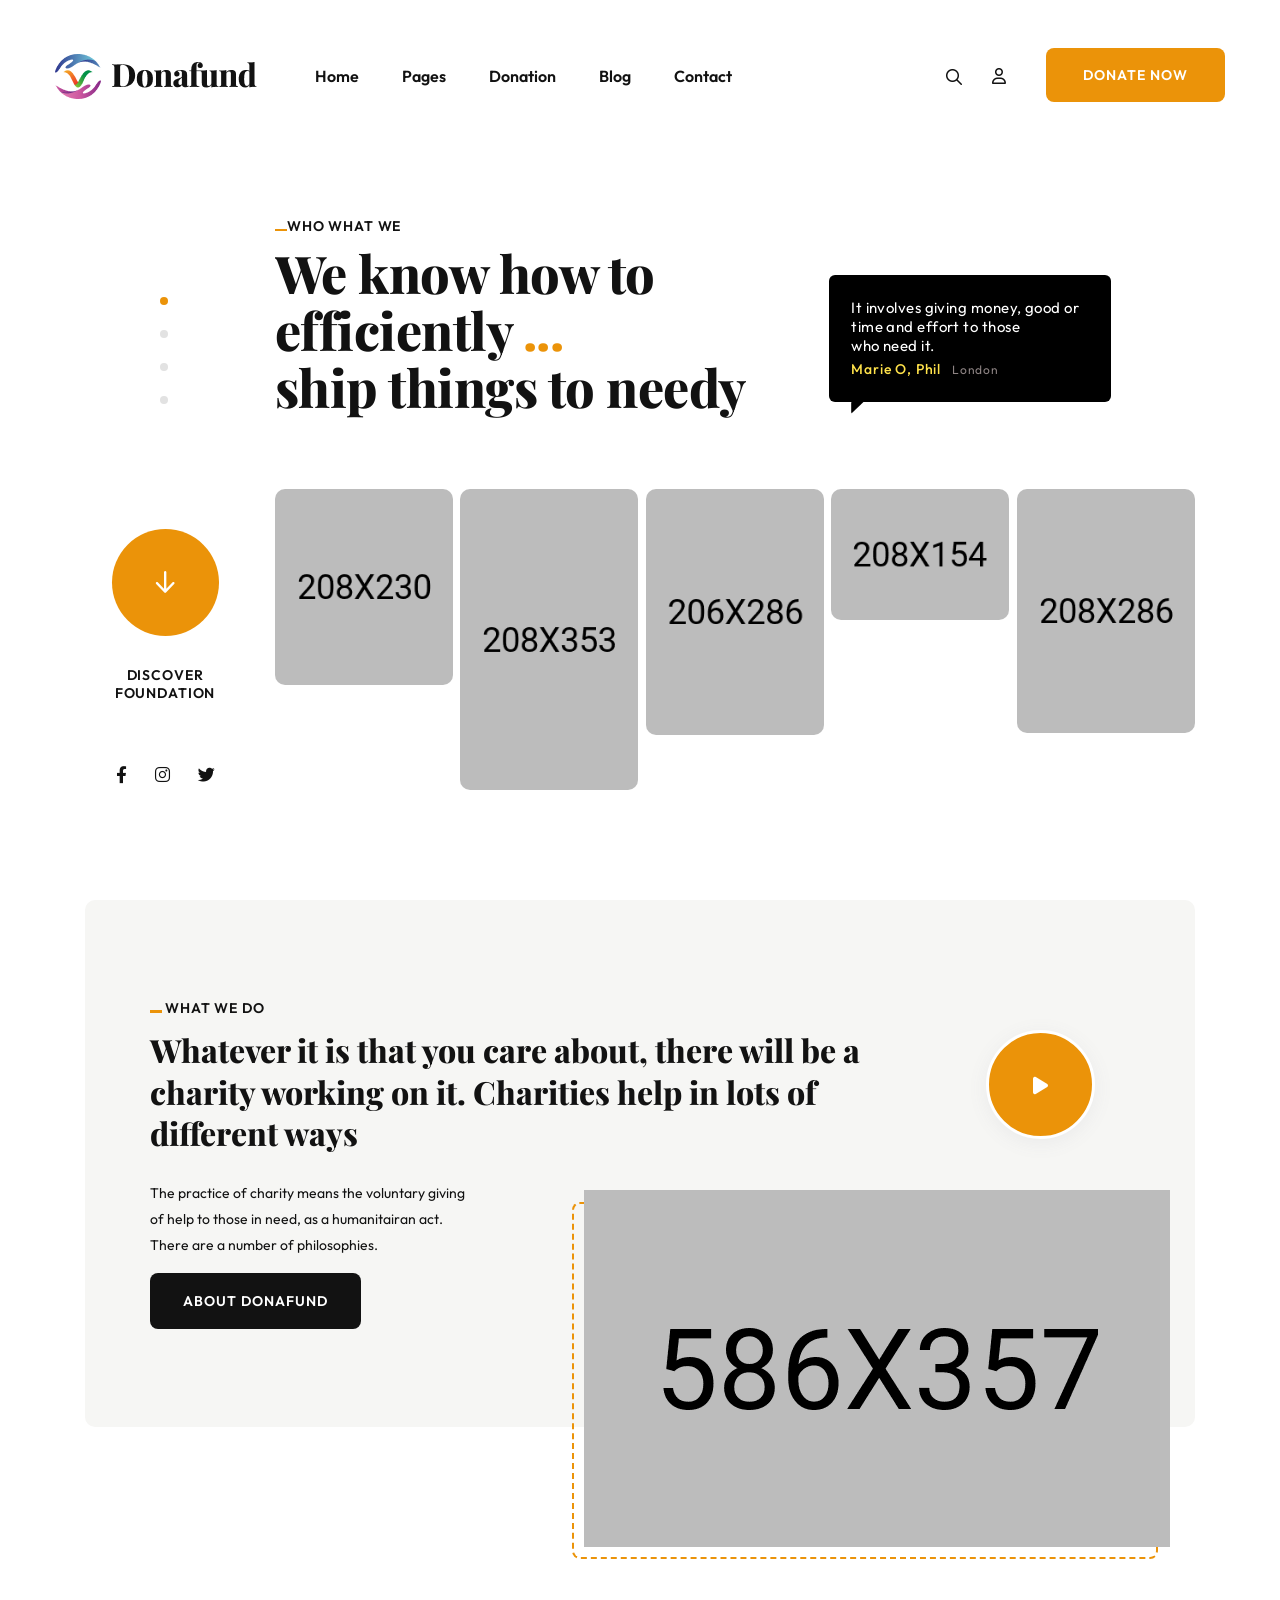
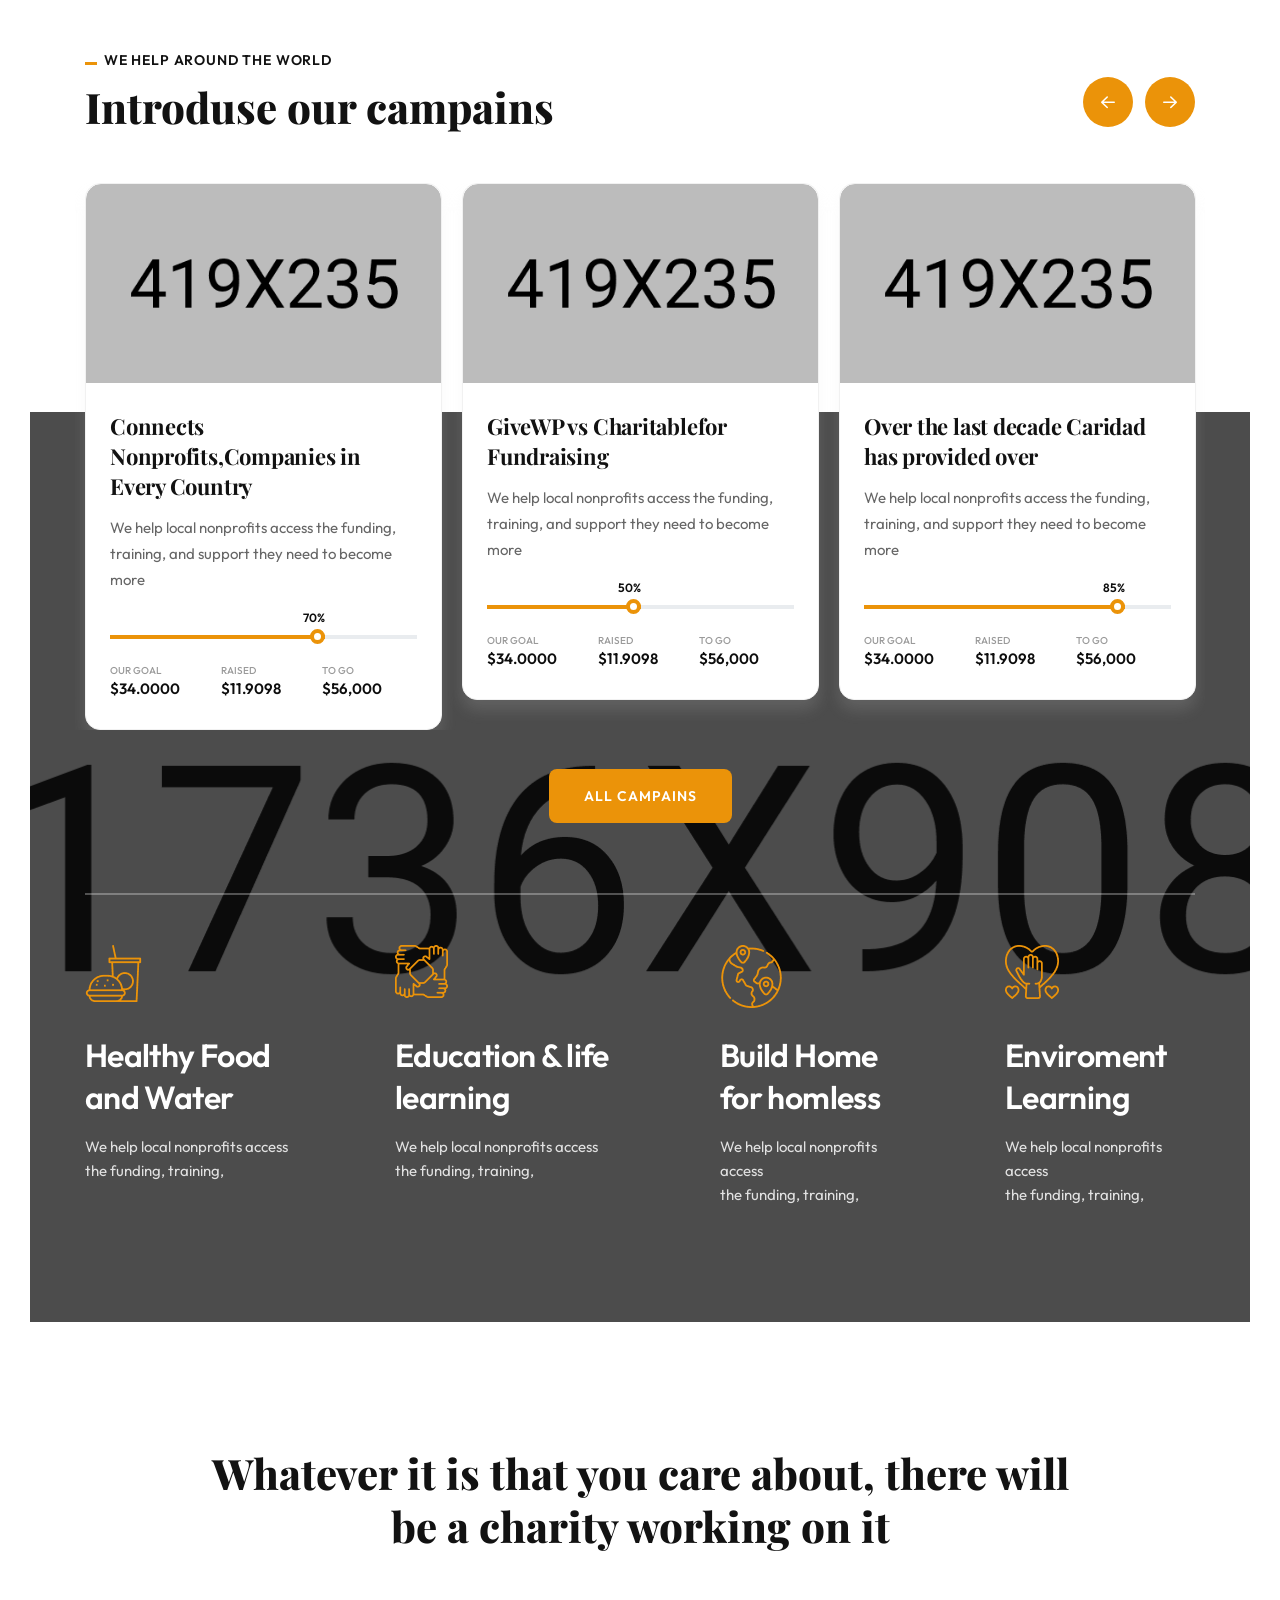
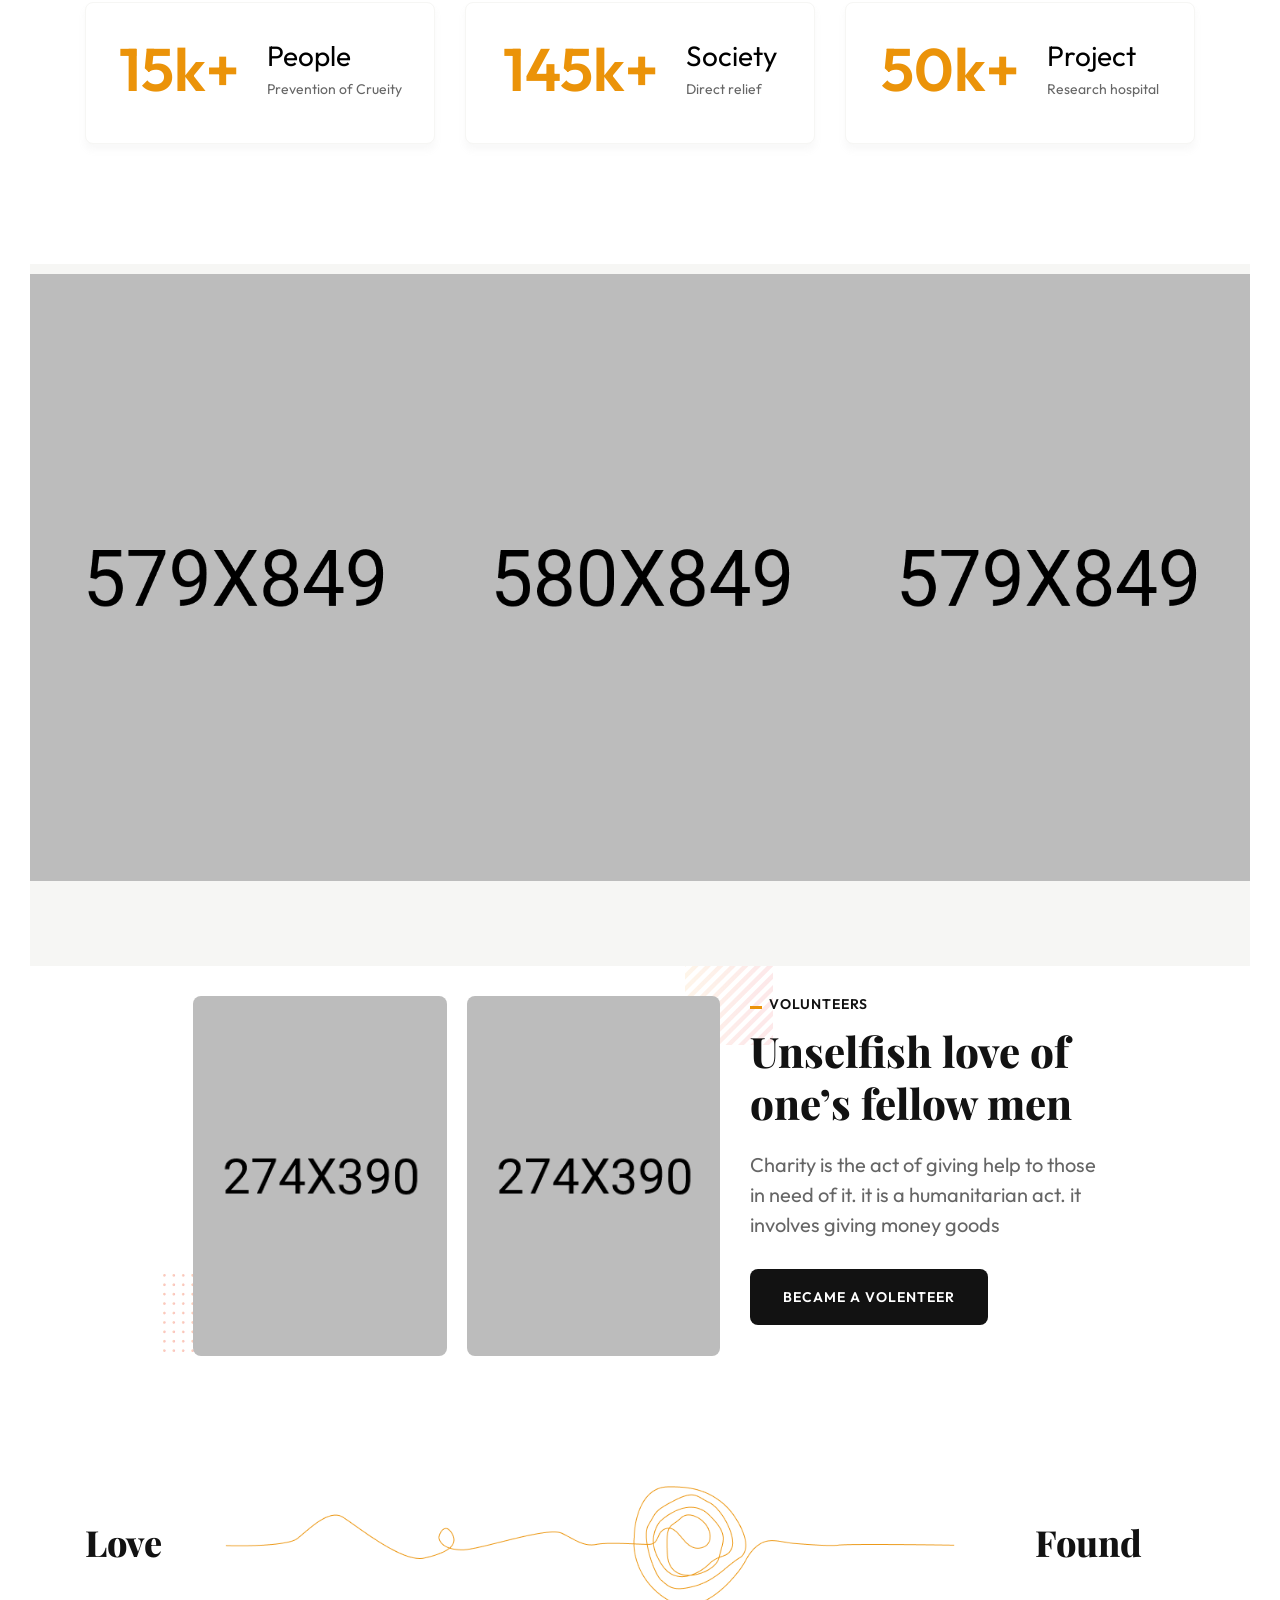
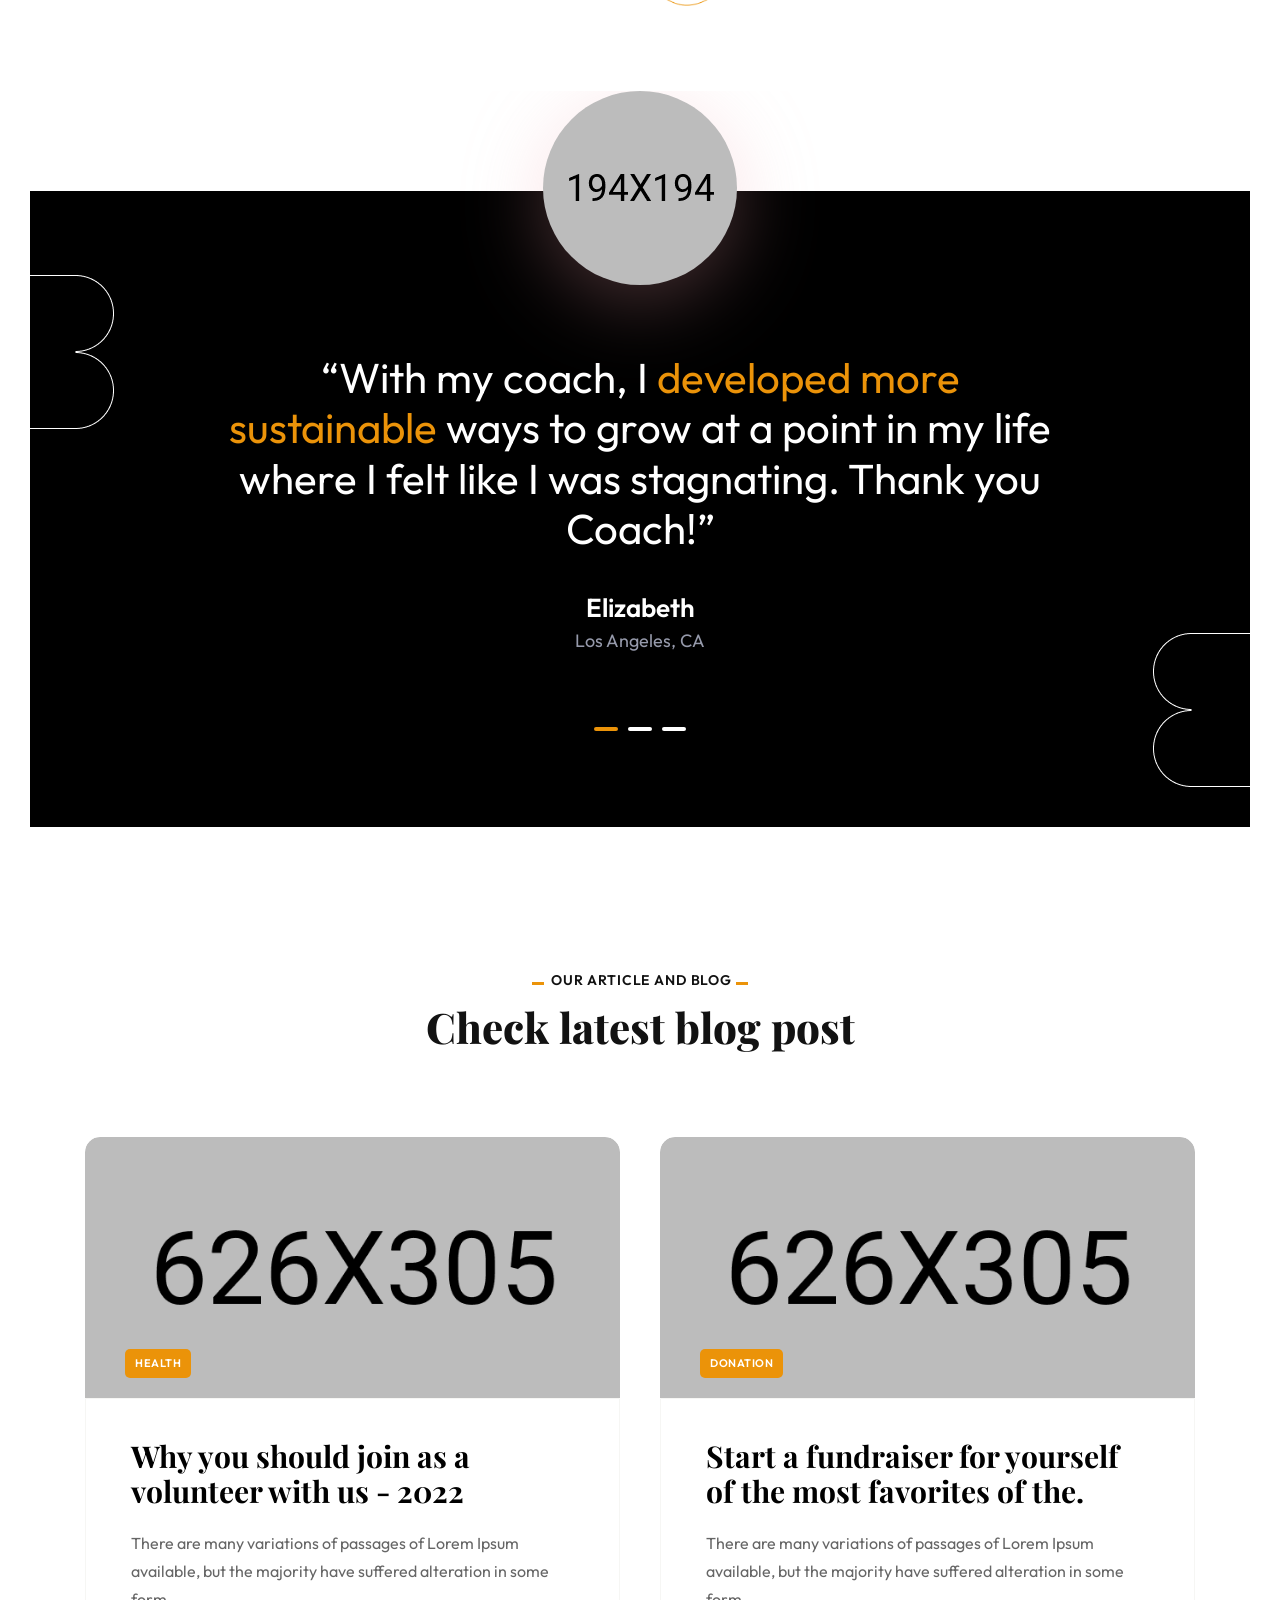
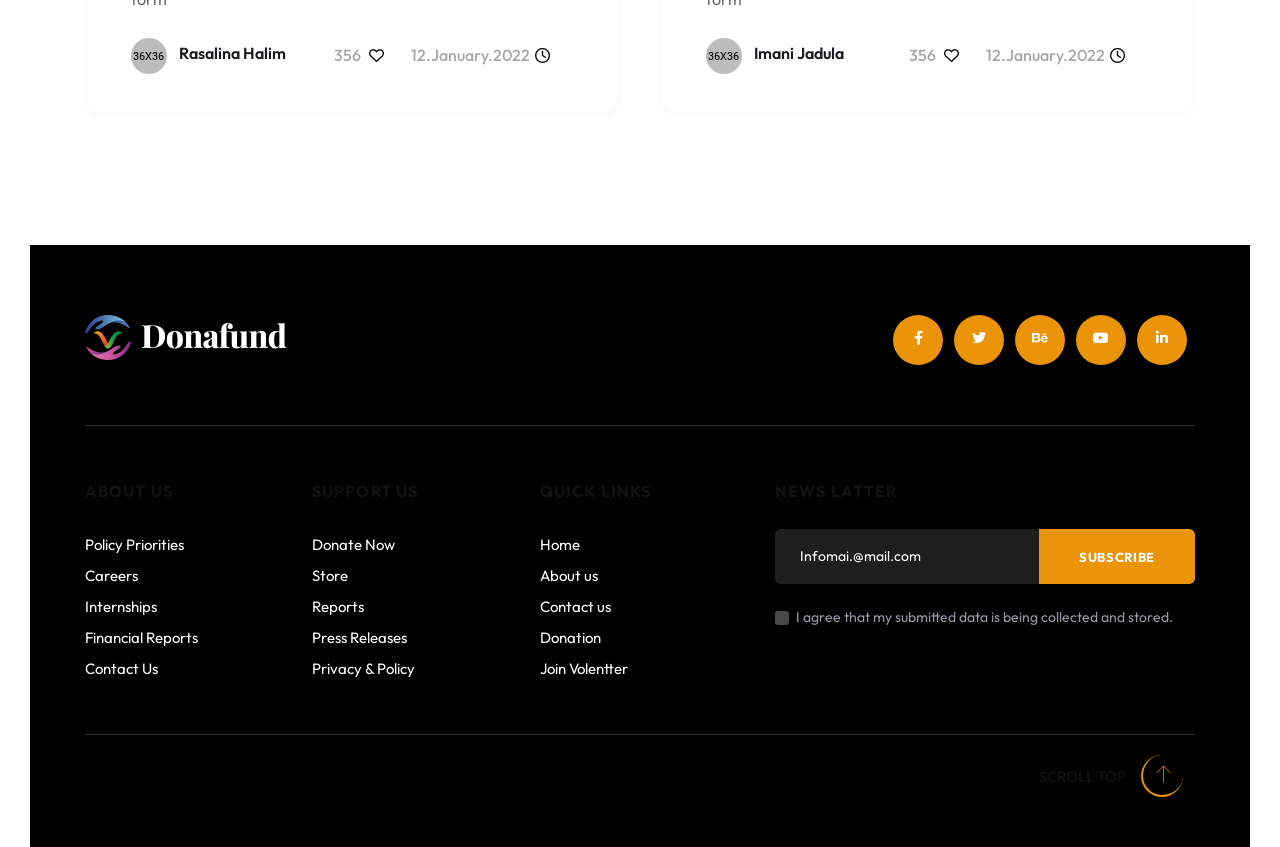
<file: index-3.html>
<!doctype html>
<html class="no-js" lang="zxx">

<head>
   <meta charset="utf-8">
   <meta http-equiv="x-ua-compatible" content="ie=edge">
   <title>Donafund - NonProfit Charity Html Template</title>
   <meta name="description" content="">
   <meta name="viewport" content="width=device-width, initial-scale=1">

   <!-- Place favicon.ico in the root directory -->
   <link rel="shortcut icon" type="image/x-icon" href="assets/img/logo/favicon.png">

   <!-- CSS here -->
   <link rel="stylesheet" href="assets/css/bootstrap.css">
   <link rel="stylesheet" href="assets/css/meanmenu.css">
   <link rel="stylesheet" href="assets/css/animate.css">
   <link rel="stylesheet" href="assets/css/swiper-bundle.css">
   <link rel="stylesheet" href="assets/css/slick.css">
   <link rel="stylesheet" href="assets/css/nouislider.css">
   <link rel="stylesheet" href="assets/css/backtotop.css">
   <link rel="stylesheet" href="assets/css/magnific-popup.css">
   <link rel="stylesheet" href="assets/css/nice-select.css">
   <link rel="stylesheet" href="assets/css/font-awesome-pro.css">
   <link rel="stylesheet" href="assets/css/spacing.css">
   <link rel="stylesheet" href="assets/css/main.css">
</head>

<body>
   <!--[if lte IE 9]>
      <p class="browserupgrade">You are using an <strong>outdated</strong> browser. Please <a href="https://browsehappy.com/">upgrade your browser</a> to improve your experience and security.</p>
      <![endif]-->

 <!-- pre loader area start -->
 <div id="loading">
   <div id="loading-center">
      <div id="loading-center-absolute">
         <!-- loading content here -->
         <div class="tp-preloader-content">
            <div class="tp-preloader-icon text-center">
               <span class="tp-preloader-animation">
                  <img src="assets/img/logo/preloader-logo.png" alt="">
               </span>
            </div>
         </div>
      </div>
   </div>
</div>
<!-- pre loader area end -->

   <!-- header area start -->
   <header id="header-sticky" class="header__sticky header-3-sticky">
      <div class="header__area header__space pt-40">
            <div class="container-fluid">
               <div class="row align-items-center justify-content-between">
                  <div class="col-xl-2 col-lg-2 col-md-6 col-6">
                     <div class="logo">
                        <a href="index.html">
                           <img src="assets/img/logo/logo.png" alt="logo">
                        </a>
                     </div>
                  </div>
                  <div class="d-none d-xl-block col-xl-6 col-lg-6">
                     <div class="main-menu menu__space">
                        <nav id="tp-mobile-menu">
                           <ul>
                              <li class="has-dropdown">
                                 <a href="index.html">Home</a>
                                 <ul class="submenu">
                                    <li><a href="index.html">Home Style 1</a></li>
                                    <li><a href="index-2.html">Home Style 2</a></li>
                                    <li><a href="index-3.html">Home Style 3</a></li>
                                 </ul>
                              </li>
                              <li class="has-dropdown">
                                 <a href="#">Pages</a>
                                 <ul class="submenu">
                                    <li><a href="about-me.html">About me</a></li>
                                    <li><a href="about-foundation.html">About foundation</a></li>
                                    <li><a href="our-portfolio.html">Our Portfolio</a></li>
                                    <li><a href="portfolio-details.html">Portfolio Details</a></li>
                                    <li><a href="our-volunteer.html">Our volunteer</a></li>
                                    <li><a href="our-services.html">Our Services</a></li>
                                    <li><a href="service-details.html">Service details</a></li>
                                    <li><a href="faq.html">Faq</a></li>
                                 </ul>
                              </li>
                              <li class="has-dropdown">
                                 <a href="donation-details.html">Donation</a>
                                 <ul class="submenu">
                                    <li><a href="donation-listing.html">Donation listing</a></li>
                                    <li><a href="donation-details.html">Donation details</a></li>
                                 </ul>
                              </li>
                              <li class="has-dropdown">
                                 <a href="blog-details.html">Blog</a>
                                 <ul class="submenu">
                                    <li><a href="blog-details.html">Blog details</a></li>
                                    <li><a href="news-blog.html">News</a></li>
                                 </ul>
                              </li>
                              <li>
                                 <a href="contact-us.html">Contact</a>
                              </li>
                           </ul>
                        </nav>
                     </div>
                  </div>
                  <div class="col-xl-4 col-lg-6 col-md-6 col-6">
                     <div class="header-right d-none d-lg-flex align-items-center justify-content-end">
                        <div class="header-icon">
                           <ul class="d-flex">
                              <li class="search-btn-wrap">
                                 <a class="tp-header-search-toggle">
                                    <i class="fa-regular fa-magnifying-glass header-search-open"></i>
                                    <i class="header_search-close text-black far fa-times"></i>
                                 </a>
                                 <div class="search-form">
                                    <form action="#">
                                       <input type="text" placeholder="search here">
                                       <button type="submit"><i class="far fa-search"></i></button>
                                    </form>
                                 </div>
                              </li>
                              <li><a href="#"><i class="fa-regular fa-user"></i></a></li>
                           </ul>
                        </div>
                        <div class="language d-none d-xxl-block ml-35">
                           <span><a href="#">Eng <i class="fa-regular fa-chevron-down"></i></a></span>
                           <ul class="bg-hover">
                              <li><a href="#">Bangla</a></li>
                              <li><a href="#">Hindi</a></li>
                              <li><a href="#">Arabic</a></li>
                              <li><a href="#">Chaines</a></li>
                           </ul>
                        </div>
                        <div class="header-btn">
                           <a class="tp-btn tp-btn-shine-effect home-3" href="donation-details.html">Donate now</a>
                        </div>
                     </div>
                     <div class="mobile-menu d-xl-none">
                        <button class="tp-side-action tp-toogle hamburger-btn hamburger-btn-black mr-20">
                           <span></span>
                           <span></span>
                           <span></span>
                        </button>
                     </div>
                  </div>
               </div>
            </div>
      </div>
   </header>
   <!-- header area end -->

   <!-- mobile menu style start -->
   <div class="fix">
      <div class="tp-side-info">
         <div class="tp-side-logo">
            <a href="index.html">
               <img src="assets/img/logo/logo.png" alt="logo">
            </a>
         </div>
         <div class="tp-side-close">
            <button> <i class="fa-solid fa-xmark"></i></button>
         </div>
         <div class="tp-mobile-menu-pos"></div>
         <div class="tp-side-content">
            <div class="tp-side-content__inner-btn mb-100">
               <a href="contact.html" class="tp-btn">Donate now</a>
            </div>
            <div class="tp-contact-info d-flex flex-column">
               <a href="tel:088245684379"><i class="fa-solid fa-phone-flip"></i> +2236 384
                  870</a>
               <a class="mail" href="#">Infomai.@mail.com</a>
            </div>
            <div class="tpfooter__social tpside-social">
               <a href="#"><i class="fa-brands fa-facebook-f"></i></a>
               <a href="#"><i class="fa-brands fa-twitter"></i></a>
               <a href="#"><i class="fa-brands fa-youtube"></i></a>
               <a href="#"><i class="fa-brands fa-linkedin-in"></i></a>
            </div>
         </div>
      </div>
      <div class="offcanvas-overlay"></div>
   </div>
   <!-- mobile menu style end -->

   <main>
      <!-- hero area start -->
      <section class="hero-area pt-105 pb-100">
         <div class="container">
            <div class="tp-slider-area pb-65">
               <div class="row justify-content-center p-relative">
                  <div class="col-xl-2 col-lg-2 col-md-2">
                     <!-- slider-dots -->
                  </div>
                  <div class="col-xl-10 col-lg-10 col-md-10 col-sm-12">
                     <div class="row">
                        <div class="col-xl-7 col-lg-7 col-md-6 col-sm-6">
                           <div class="slider-active hero-style">
                              <div class="tpslider__content">
                                 <span class="tpslider__subtitle has-before">Who what we</span>
                                 <h2 class="tpslider__title">We know how to <br> efficiently <span>...</span> <br>
                                    ship things to needy</h2>
                              </div>
                              <div class="tpslider__content">
                                 <span class="tpslider__subtitle has-before">Who what we</span>
                                 <h2 class="tpslider__title">We know how to <br> ship things to needy <span>...</span>
                                    efficiently </h2>
                              </div>
                              <div class="tpslider__content">
                                 <span class="tpslider__subtitle has-before">Who what we</span>
                                 <h2 class="tpslider__title">Efficiently <br> ship things to needy
                                    We know how to </h2>
                              </div>
                              <div class="tpslider__content">
                                 <span class="tpslider__subtitle has-before">Who what we</span>
                                 <h2 class="tpslider__title">We know how to <br> efficiently <span>...</span> <br>
                                    We know how to </h2>
                              </div>
                           </div>
                        </div>
                        <div class="col-xl-5 col-lg-5 col-md-6 col-sm-6">
                           <div class="tpslider__comment">
                              <p class="tpslider__peragraph">It involves giving money, good or time and effort to those
                                 <br> who need it.
                              </p>
                              <span class="tpslider__name">Marie O, Phil</span>
                              <span class="tpslider__country">London</span>
                           </div>
                        </div>
                     </div>
                  </div>
               </div>
            </div>
            <div class="row">
               <div class="col-lg-2 col-md-2 col-sm-3">
                  <div class="hero-down__button smooth d-flex justify-content-center">
                     <a href="#about-area"><i class="fa-regular fa-arrow-down"></i></a>
                  </div>
                  <div class="hero-down__title justify-content-center d-flex">
                     <span class="text-center">Discover <br> Foundation</span>
                  </div>
                  <div class="hero-down__social justify-content-center d-flex">
                     <a href="#"><i class="fa-brands fa-facebook-f"></i></a>
                     <a href="#"><i class="fa-brands fa-instagram"></i></a>
                     <a href="#"><i class="fa-brands fa-twitter"></i></a>
                  </div>
               </div>
               <div class="col-lg-10 col-md-10 col-sm-9">
                  <div class="row gx-2 row-cols-md-3 row-cols-xl-5 row-cols-sm-2 hero-masonry wow fadeInUp"
                     data-wow-duration="1s" data-wow-delay=".5s">
                     <div class="col hero-grid">
                        <div class="slider__img mb-10"><img src="assets/img/slider/slider1.png" alt=""></div>
                     </div>
                     <div class="col hero-grid">
                        <div class="slider__img mb-10"><img src="assets/img/slider/slider2.png" alt=""></div>
                     </div>
                     <div class="col hero-grid">
                        <div class="slider__img mb-10"><img src="assets/img/slider/slider3.png" alt=""></div>
                     </div>
                     <div class="col hero-grid">
                        <div class="slider__img mb-10"><img src="assets/img/slider/slider4.png" alt=""></div>
                     </div>
                     <div class="col hero-grid">
                        <div class="slider__img mb-10"><img src="assets/img/slider/slider8.png" alt=""></div>
                     </div>
                  </div>
               </div>
            </div>
         </div>
      </section>
      <!-- hero area end -->

      <!-- about area start -->
      <section id="about-area" class="about-area pb-120 ">
         <div class="container position-relative">
            <div class="bg-color">
               <div class="tp-video-about-box">
                  <div class="row ">
                     <div class="col-xl-9 col-lg-9 col-md-9">
                        <div class="tp-about__content mb-30 wow fadeInLeft" data-wow-duration="1s" data-wow-delay=".5s">
                           <span class="section-sub-title has-before">what we do</span>
                           <h3 class="tp-about__section-title">Whatever it is that you care about, there will be a
                              charity working on it. Charities help in lots of different ways</h3>
                           <p>The practice of charity means the voluntary giving <br> of
                              help
                              to those in need, as a humanitairan act. <br> There are a number of philosophies.</p>
                           <div class="tp-about__btn">
                              <a class="tp-btn-black tp-btn-shine-effect" href="about-foundation.html">About
                                 Donafund</a>
                           </div>
                        </div>
                     </div>
                     <div class="col-xl-3 col-lg-3 col-md-3">
                        <div class="tp-about__play-btn mb-30 wow fadeInRight" data-wow-duration="1s"
                           data-wow-delay=".5s">
                           <a class="popup-video"
                              href="https://www.youtube.com/watch?v=znJRCkmxoIs&ab_channel=SalimRana"><i
                                 class="fa-solid fa-play"></i></a>
                        </div>
                     </div>
                  </div>
               </div>
            </div>
            <div class="tp-video-img wow fadeInRight" data-wow-duration="1s" data-wow-delay=".5s">
               <div class="about-img">
                  <div class="back-border">
                     <img src="assets/img/event/about1.jpg" alt="">
                  </div>
               </div>
            </div>
         </div>
      </section>
      <!-- about area end -->

      <!-- card area start -->
      <section class="card-area pt-105 pb-50">
         <div class="container">
            <div class="row">
               <div class="col-xl-10 col-lg-10 col-md-8">
                  <div class="section-title-wrapper">
                     <span class="section-sub-title has-before">
                        We help around the world
                     </span>
                     <h3 class="section-title">
                        Introduse our campains
                     </h3>
                  </div>
               </div>
               <div class="col-xl-2 col-lg-2 col-md-4">
                  <div class="next-btn">
                     <div class="cause-slider-nav"></div>
                  </div>
               </div>
            </div>
            <div class="causes-active slick-20">
               <div class="causes-item">
                  <div class="tpcard__wrapper white-bg">
                     <div class="tpcard__img">
                        <a href="donation-listing.html"><img src="assets/img/card/card5.jpg" alt=""></a>
                     </div>
                     <div class="tpcard__content">
                        <h4 class="tpcard__title"><a href="donation-listing.html">Connects Nonprofits,Companies in Every
                              Country</a>
                        </h4>
                        <p>We help local nonprofits access the funding, training, and support they need to become more
                        </p>
                        <div class="tpcard__progresss">
                           <div class="progress">
                              <div class="progress-bar" role="progressbar" aria-label="Example with label"
                                 data-width="70%" aria-valuenow="25" aria-valuemin="0" aria-valuemax="100">
                                 <span>70%</span>
                              </div>
                           </div>
                        </div>
                        <div class="tpcard__bottom d-flex justify-content-between">
                           <div class="tpcard__details">
                              <span class="subtitle">our goal</span> <br>
                              <span class="sale">$34.0000</span>
                           </div>
                           <div class="tpcard__details">
                              <span class="subtitle">Raised</span> <br>
                              <span class="sale">$11.9098</span>
                           </div>
                           <div class="tpcard__details">
                              <span class="subtitle">to go</span> <br>
                              <span class="sale">$56,000</span>
                           </div>
                        </div>
                     </div>
                  </div>
               </div>
               <div class="causes-item">
                  <div class="tpcard__wrapper white-bg">
                     <div class="tpcard__img">
                        <a href="donation-listing.html"><img src="assets/img/card/card3.jpg" alt=""></a>
                     </div>
                     <div class="tpcard__content">
                        <h4 class="tpcard__title"><a href="donation-listing.html">GiveWP vs Charitablefor Fundraising</a>
                        </h4>
                        <p>We help local nonprofits access the funding, training, and support they need to become more
                        </p>
                        <div class="tpcard__progresss">
                           <div class="progress">
                              <div class="progress-bar" role="progressbar" aria-label="Example with label"
                                 data-width="50%" aria-valuenow="25" aria-valuemin="0" aria-valuemax="100">
                                 <span>50%</span>
                              </div>
                           </div>
                        </div>
                        <div class="tpcard__bottom d-flex justify-content-between">
                           <div class="tpcard__details">
                              <span class="subtitle">our goal</span> <br>
                              <span class="sale">$34.0000</span>
                           </div>
                           <div class="tpcard__details">
                              <span class="subtitle">Raised</span> <br>
                              <span class="sale">$11.9098</span>
                           </div>
                           <div class="tpcard__details">
                              <span class="subtitle">to go</span> <br>
                              <span class="sale">$56,000</span>
                           </div>
                        </div>
                     </div>
                  </div>
               </div>
               <div class="causes-item">
                  <div class="tpcard__wrapper white-bg">
                     <div class="tpcard__img">
                        <a href="donation-listing.html"><img src="assets/img/card/card6.jpg" alt=""></a>
                     </div>
                     <div class="tpcard__content">
                        <h4 class="tpcard__title"><a href="donation-listing.html">Over the last decade Caridad has provided
                              over </a>
                        </h4>
                        <p>We help local nonprofits access the funding, training, and support they need to become more
                        </p>
                        <div class="tpcard__progresss">
                           <div class="progress">
                              <div class="progress-bar" role="progressbar" aria-label="Example with label"
                                 data-width="85%" aria-valuenow="25" aria-valuemin="0" aria-valuemax="100">
                                 <span>85%</span>
                              </div>
                           </div>
                        </div>
                        <div class="tpcard__bottom d-flex justify-content-between">
                           <div class="tpcard__details">
                              <span class="subtitle">our goal</span> <br>
                              <span class="sale">$34.0000</span>
                           </div>
                           <div class="tpcard__details">
                              <span class="subtitle">Raised</span> <br>
                              <span class="sale">$11.9098</span>
                           </div>
                           <div class="tpcard__details">
                              <span class="subtitle">to go</span> <br>
                              <span class="sale">$56,000</span>
                           </div>
                        </div>
                     </div>
                  </div>
               </div>
               <div class="causes-item">
                  <div class="tpcard__wrapper white-bg">
                     <div class="tpcard__img">
                        <a href="donation-listing.html"><img src="assets/img/card/card1.jpg" alt=""></a>
                     </div>
                     <div class="tpcard__content">
                        <h4 class="tpcard__title"><a href="donation-listing.html">Help poor people give food and Careing
                              african child</a>
                        </h4>
                        <p>We help local nonprofits access the funding, training, and support they need to become more
                        </p>
                        <div class="tpcard__progresss">
                           <div class="progress">
                              <div class="progress-bar" role="progressbar" aria-label="Example with label"
                                 data-width="75%" aria-valuenow="25" aria-valuemin="0" aria-valuemax="100">
                                 <span>75%</span>
                              </div>
                           </div>
                        </div>
                        <div class="tpcard__bottom d-flex justify-content-between">
                           <div class="tpcard__details">
                              <span class="subtitle">our goal</span> <br>
                              <span class="sale">$34.0000</span>
                           </div>
                           <div class="tpcard__details">
                              <span class="subtitle">Raised</span> <br>
                              <span class="sale">$11.9098</span>
                           </div>
                           <div class="tpcard__details">
                              <span class="subtitle">to go</span> <br>
                              <span class="sale">$56,000</span>
                           </div>
                        </div>
                     </div>
                  </div>
               </div>
               <div class="causes-item">
                  <div class="tpcard__wrapper white-bg">
                     <div class="tpcard__img">
                        <a href="donation-listing.html"><img src="assets/img/card/card4.jpg" alt=""></a>
                     </div>
                     <div class="tpcard__content">
                        <h4 class="tpcard__title"><a href="donation-listing.html">Caridad has provided Over the last
                              decade</a>
                        </h4>
                        <p>We help local nonprofits access the funding, training, and support they need to become more
                        </p>
                        <div class="tpcard__progresss">
                           <div class="progress">
                              <div class="progress-bar" data-width="80%" role="progressbar"
                                 aria-label="Example with label" aria-valuenow="25" aria-valuemin="0"
                                 aria-valuemax="100">
                                 <span>80%</span>
                              </div>
                           </div>
                        </div>
                        <div class="tpcard__bottom d-flex justify-content-between">
                           <div class="tpcard__details">
                              <span class="subtitle">our goal</span> <br>
                              <span class="sale">$34.0000</span>
                           </div>
                           <div class="tpcard__details">
                              <span class="subtitle">Raised</span> <br>
                              <span class="sale">$11.9098</span>
                           </div>
                           <div class="tpcard__details">
                              <span class="subtitle">to go</span> <br>
                              <span class="sale">$56,000</span>
                           </div>
                        </div>
                     </div>
                  </div>
               </div>
            </div>
         </div>
      </section>
      <!-- card area end -->

      <!-- features area start -->
      <section class="features-area position-relative pb-100 box-90" data-background="assets/img/counter/counter.jpg">
         <div class="tp-z-indexs">
            <div class="container">
               <div class="features-btn d-flex justify-content-center">
                  <a class="tp-btn tp-btn-shine-effect" href="donation-listing.html">All Campains</a>
               </div>
               <div class="features-sep"></div>
               <div class="row wow fadeInUp" data-wow-duration="1s" data-wow-delay=".5s">
                  <div class="col-xl-3 col-lg-3 col-md-6 col-sm-6">
                     <div class="features-details">
                        <div class="features-details__img">
                           <img src="assets/img/counter/features1.png" alt="">
                        </div>
                        <div class="features-details__content">
                           <h3 class="features-details__title">Healthy Food <br> and Water</h3>
                           <p>We help local nonprofits access <br> the funding, training,</p>
                        </div>
                     </div>
                  </div>
                  <div class="col-xl-3 col-lg-3 col-md-6 col-sm-6">
                     <div class="features-details pl-25">
                        <div class="features-details__img">
                           <img src="assets/img/counter/features2.png" alt="">
                        </div>
                        <div class="features-details__content">
                           <h3 class="features-details__title">Education & life learning</h3>
                           <p>We help local nonprofits access <br> the funding, training,</p>
                        </div>
                     </div>
                  </div>
                  <div class="col-xl-3 col-lg-3 col-md-6 col-sm-6">
                     <div class="features-details last-detail pl-65">
                        <div class="features-details__img">
                           <img src="assets/img/counter/features3.png" alt="">
                        </div>
                        <div class="features-details__content">
                           <h3 class="features-details__title">Build Home <br> for homless</h3>
                           <p>We help local nonprofits access <br> the funding, training,</p>
                        </div>
                     </div>
                  </div>
                  <div class="col-xl-3 col-lg-3 col-md-6 col-sm-6">
                     <div class="features-details last-detail pl-65">
                        <div class="features-details__img">
                           <img src="assets/img/counter/features4.png" alt="">
                        </div>
                        <div class="features-details__content">
                           <h3 class="features-details__title">Enviroment <br> Learning</h3>
                           <p>We help local nonprofits access <br> the funding, training,</p>
                        </div>
                     </div>
                  </div>
               </div>
            </div>
         </div>
      </section>
      <!-- features area end -->

      <!-- fact area start -->
      <section class="fact-area pt-125 pb-120">
         <div class="container">
            <div class="row">
               <div class="col-xl-12 col-lg-12">
                  <div class="fact-wrap text-center">
                     <h2 class="section-title">Whatever it is that you care about, there will <br> be a charity working
                        on it</h2>
                  </div>
               </div>
               <div class="col-xl-4 col-lg-4 col-md-6">
                  <div class="tp-fact d-flex justify-content-center align-items-center mt-20">
                     <div class="tp-fact__visit">
                        <h3><span data-purecounter-duration="1" data-purecounter-end="15" class="purecounter">0</span>k+
                        </h3>
                     </div>
                     <div class="tp-fact__text">
                        <p class="tp-fact__title">People</p> <br>
                        <p class="tp-fact__subtitle">Prevention of Crueity</p>
                     </div>
                  </div>
               </div>
               <div class="col-xl-4 col-lg-4 col-md-6">
                  <div class="tp-fact d-flex justify-content-center align-items-center mt-20">
                     <div class="tp-fact__visit">
                        <h3><span data-purecounter-duration="1" data-purecounter-end="145"
                              class="purecounter">0</span>k+</h3>
                     </div>
                     <div class="tp-fact__text">
                        <p class="tp-fact__title">Society</p> <br>
                        <p class="tp-fact__subtitle">Direct relief</p>
                     </div>
                  </div>
               </div>
               <div class="col-xl-4 col-lg-4 col-md-6">
                  <div class="tp-fact d-flex justify-content-center align-items-center mt-20">
                     <div class="tp-fact__visit">
                        <h3><span data-purecounter-duration="1" data-purecounter-end="50" class="purecounter">0</span>k+
                        </h3>
                     </div>
                     <div class="tp-fact__text">
                        <p class="tp-fact__title">Project</p> <br>
                        <p class="tp-fact__subtitle">Research hospital</p>
                     </div>
                  </div>
               </div>
            </div>
         </div>
      </section>
      <!-- fact area end -->

      <!-- gallery area start -->
      <section class="tp-gallery-area box-90 pb-95">
         <div class="container-fluid p-0">
            <div class="row gx-0 ">
               <div class="col-xl-4 col-lg-4 col-md-6 col-sm-6">
                  <div class="tpgallery-wrapper position-relative">
                     <div class="tp-gallery mt-10">
                        <img src="assets/img/gallery/gallery1.jpg" alt="">
                        <a class="tpgallery-btn" data-background="assets/img/breadcrumb/world.png"
                           href="donation-details.html">
                           <span>Details</span>
                        </a>
                     </div>
                     <div class="tpgallery__content">
                        <h3 class="tpgallery__title"><a href="donation-listing.html">Water For All</a></h3>
                        <p># Water Need</p>
                     </div>
                  </div>
               </div>
               <div class="col-xl-4 col-lg-4 col-md-6 col-sm-6">
                  <div class="tpgallery-wrapper position-relative">
                     <div class="tp-gallery mt-10">
                        <img src="assets/img/gallery/gallery2.jpg" alt="">
                        <a class="tpgallery-btn" data-background="assets/img/breadcrumb/world.png"
                           href="donation-details.html">
                           <span>Details</span>
                        </a>
                     </div>
                     <div class="tpgallery__content">
                        <h3 class="tpgallery__title"><a href="donation-listing.html">Homeless People In africa</a></h3>
                        <p># Build Home</p>
                     </div>
                  </div>
               </div>
               <div class="col-xl-4 col-lg-4 col-md-6 col-sm-6">
                  <div class="tpgallery-wrapper position-relative">
                     <div class="tp-gallery md-margin mt-10">
                        <img src="assets/img/gallery/gallery3.jpg" alt="">
                        <a class="tpgallery-btn" data-background="assets/img/breadcrumb/world.png"
                           href="donation-details.html">
                           <span>Details</span>
                        </a>
                     </div>
                     <div class="tpgallery__content">
                        <h3 class="tpgallery__title"><a href="donation-listing.html">Child Support</a></h3>
                        <p># Support Child</p>
                     </div>
                  </div>
               </div>
            </div>
         </div>
      </section>
      <!-- gallery area end -->

      <!-- volunteers area start -->
      <section class="volunteers-area pb-130">
         <div class="container">
            <div class="volunteers-shape">
               <div class="volunteers-shape top d-none d-lg-block">
                  <img src="assets/img/breadcrumb/shape-1.png" alt="">
               </div>
               <div class="volunteers-shape bottom">
                  <img src="assets/img/breadcrumb/shape-2.png" alt="">
               </div>
            </div>
            <div class="row">
               <div class="offset-xl-1 col-xl-6 col-lg-6 col-md-6">
                  <div class="tp-volunteers d-flex mt-30">
                     <div class="tp-volunteers__img1 wow fadeInLeft" data-wow-duration="1s" data-wow-delay=".5s">
                        <img src="assets/img/about/about2.jpg" alt="">
                     </div>
                     <div class="tp-volunteers__img2 wow fadeInLeft" data-wow-duration="1s" data-wow-delay=".3s">
                        <img src="assets/img/about/about1.jpg" alt="">
                     </div>
                  </div>
               </div>
               <div class="col-xl-4 col-lg-6 col-md-6">
                  <div class="tpvolunteers-section-wrapper mt-30 wow fadeInRight" data-wow-duration="1s"
                     data-wow-delay=".5s">
                     <span class="section-sub-title has-before">
                        Volunteers
                     </span>
                     <h3 class="section-title">
                        Unselfish love of one’s fellow men
                     </h3>
                     <p>Charity is the act of giving help to those in need of it. it is a humanitarian act. it involves
                        giving money goods</p>
                     <div class="volunteers-btn">
                        <a class="tp-btn-black tp-btn-shine-effect" href="contact-us.html">Became a volenteer</a>
                     </div>
                  </div>
               </div>
            </div>
         </div>
      </section>
      <!-- volunteers area end -->

      <!-- statick area start -->
      <section class="statick-area pb-85">
         <div class="container">
            <div class="row d-flex align-items-center">
               <div class="col-xl-2 col-lg-2 col-md-2">
                  <div class="statick-title">
                     <h2>Love</h2>
                  </div>
               </div>
               <div class="col-xl-8 col-lg-8 col-md-8">
                  <div class="statick-img">
                     <img src="assets/img/breadcrumb/statick.png" alt="">
                  </div>
               </div>
               <div class="col-xl-2 col-lg-2 col-md-2">
                  <div class="statick-title">
                     <h2>Found</h2>
                  </div>
               </div>
            </div>
         </div>
      </section>
      <!-- statick area end -->

      <!-- testimonial area start -->
      <div class="testimonial-top-white-space pt-100 fix">
         <div class="testimonial-area bg-black box-90 position-relative">
            <div class="container">
               <div class="testimonial-shape d-none d-md-block">
                  <div class="shape1">
                     <img src="assets/img/testimonial/testimonial-shape1.png" alt="">
                  </div>
                  <div class="shape2">
                     <img src="assets/img/testimonial/testimonial-shape2.png" alt="">
                  </div>
               </div>
               <div class="row justify-content-center">
                  <div class="col-xl-10">
                     <div class="testimonial-space">
                        <div class="testimonial-active">
                           <div class="tptestimonial__content">
                              <div class="tptestimonial__img">
                                 <img class="mx-auto d-block" src="assets/img/testimonial/testimonial.png" alt="">
                              </div>
                              <div class="tptestimonial__tlitle">
                                 “With my coach, I <span>developed more sustainable</span> ways to grow at a point in my
                                 life where I felt like I was stagnating. Thank you Coach!”
                              </div>
                              <div class="tptestimonial__authur">
                                 <span class="text-center">Elizabeth</span>
                                 <p class="text-center">Los Angeles, CA</p>
                              </div>
                           </div>
                           <div class="tptestimonial__content ">
                              <div class="tptestimonial__img">
                                 <img class="mx-auto d-block" src="assets/img/testimonial/testimonial-2.jpg" alt="">
                              </div>
                              <div class="tptestimonial__tlitle">
                                 “To grow at a point in my <span>developed more sustainable</span> ways With my coach, I
                                 life where I felt like I was stagnating. Thank you Coach!”
                              </div>
                              <div class="tptestimonial__authur">
                                 <span class="text-center">Marli Tara</span>
                                 <p class="text-center">Brazil, NC</p>
                              </div>
                           </div>
                           <div class="tptestimonial__content ">
                              <div class="tptestimonial__img">
                                 <img class="mx-auto d-block" src="assets/img/testimonial/testimonial-3.jpg" alt="">
                              </div>
                              <div class="tptestimonial__tlitle">
                                 “I felt like I was <span>developed more sustainable</span> ways to grow at a point in
                                 my life where With my coach, I stagnating. Thank you Coach!”
                              </div>
                              <div class="tptestimonial__authur">
                                 <span class="text-center">Abtaha Clia</span>
                                 <p class="text-center">Naiver, TC</p>
                              </div>
                           </div>
                        </div>
                     </div>
                  </div>
               </div>
            </div>
         </div>
      </div>
      <!-- testimonial area end -->

      <!-- blog area start -->
      <section class="tpblog-area pb-130 pt-145">
         <div class="container">
            <div class="row ">
               <div class="col-xl-12">
                  <div class="tpblog">
                     <div class="section-title-wrapper">
                        <span class="section-sub-title has-before has-after text-center">
                           Our Article and Blog
                        </span>
                        <h3 class="section-title text-center">
                           Check latest blog post
                        </h3>
                     </div>
                  </div>
               </div>
            </div>
            <div class="row tp-gx-40">
               <div class="col-xl-6 col-lg-6 ">
                  <div class="tpblog mt-30 wow fadeInLeft" data-wow-duration="1s" data-wow-delay=".5s">
                     <div class="tpblog__thumb">
                        <a href="blog-details.html"><img src="assets/img/blog/blog-1.jpg" alt=""></a>
                        <a href="blog-details.html"><span>Health</span></a>
                     </div>
                     <div class="tpblog__content">
                        <h3 class="tpblog__title"><a href="blog-details.html">Why you should join as a volunteer with us - 2022</a></h3>
                        <p>There are many variations of passages of Lorem Ipsum available, but the majority have
                           suffered alteration in some form</p>
                        <div class="tpblog__details d-flex justify-content-md-between align-items-center flex-wrap">
                           <div class="tpblog__author">
                              <img src="assets/img/blog/blog-auther.png" alt="">
                              <span>Rasalina Halim</span>
                           </div>
                           <div class="tpblog__comments ">
                              <span>356 <i class="fa-regular fa-heart"></i></span>
                              <span>12.January.2022<i class="fa-regular fa-clock"></i></span>
                           </div>
                        </div>
                     </div>
                  </div>
               </div>
               <div class="col-xl-6 col-lg-6 ">
                  <div class="tpblog mt-30 wow fadeInRight" data-wow-duration="1s" data-wow-delay=".5s">
                     <div class="tpblog__thumb">
                        <a href="blog-details.html"><img src="assets/img/blog/blog-4.jpg" alt=""></a>
                        <a href="blog-details.html"><span>Donation</span></a>
                     </div>
                     <div class="tpblog__content">
                        <h3 class="tpblog__title"><a href="blog-details.html">Start a fundraiser for yourself of the most favorites of
                              the.</a></h3>
                        <p>There are many variations of passages of Lorem Ipsum available, but the majority have
                           suffered alteration in some form</p>
                        <div class="tpblog__details d-flex justify-content-md-between align-items-center flex-wrap">
                           <div class="tpblog__author">
                              <img src="assets/img/blog/blog-auther-2.jpg" alt="">
                              <span>Imani Jadula</span>
                           </div>
                           <div class="tpblog__comments">
                              <span>356 <i class="fa-regular fa-heart"></i></span>
                              <span>12.January.2022<i class="fa-regular fa-clock"></i></span>
                           </div>
                        </div>
                     </div>
                  </div>
               </div>
            </div>
         </div>
      </section>
      <!-- blog area end -->
   </main>

   <!-- footer area start -->
   <footer class="bg-black box-90">
      <div class="footer-social-area pt-70">
         <div class="container">
            <div class="tpborder-bottom pb-35">
               <div class="row">
                  <div class="col-xl-6 col-lg-6 col-md-6 ">
                     <div class="tpfooter__logo mb-30">
                        <a href="index.html"><img src="assets/img/logo/footer-logo.png" alt=""></a>
                     </div>
                  </div>
                  <div class="col-xl-6 col-lg-6 col-md-6 ">
                     <div class="tpfooter__social text-start text-md-end">
                        <a href="#"><i class="fa-brands fa-facebook-f"></i></a>
                        <a href="#"><i class="fa-brands fa-twitter"></i></a>
                        <a href="#"><i class="fa-brands fa-behance"></i></a>
                        <a href="#"><i class="fa-brands fa-youtube"></i></a>
                        <a href="#"><i class="fa-brands fa-linkedin-in"></i></a>
                     </div>
                  </div>
               </div>
            </div>
         </div>
      </div>
      <div class="footer-widget-area">
         <div class="container">
            <div class="tpborder-bottom pt-35 pb-50 mb-20 mt-20">
               <div class="row">
                  <div class="col-xl-3 col-lg-3 col-md-4 col-6 col-6">
                     <div class="tpfooter-widget tp-footer-col-1">
                        <h3 class="tpfooter-widget__title">
                           About us
                        </h3>
                        <ul>
                           <li><a href="#">Policy Priorities</a></li>
                           <li><a href="#">Careers</a></li>
                           <li><a href="#">Internships</a></li>
                           <li><a href="#">Financial Reports</a></li>
                           <li><a href="#">Contact Us</a></li>
                        </ul>
                     </div>
                  </div>
                  <div class="col-xl-3 col-lg-3 col-md-4 col-6 col-6">
                     <div class="tpfooter-widget tp-footer-col-2">
                        <h3 class="tpfooter-widget__title">
                           Support us
                        </h3>
                        <ul>
                           <li><a href="#">Donate Now</a></li>
                           <li><a href="#">Store</a></li>
                           <li><a href="#">Reports</a></li>
                           <li><a href="#">Press Releases</a></li>
                           <li><a href="#">Privacy & Policy</a></li>
                        </ul>
                     </div>
                  </div>
                  <div class="col-xl-2 col-lg-2 col-md-4 col-6">
                     <div class="tpfooter-widget tp-footer-col-3">
                        <h3 class="tpfooter-widget__title">
                           Quick LInks
                        </h3>
                        <ul>
                           <li><a href="#">Home</a></li>
                           <li><a href="#">About us</a></li>
                           <li><a href="#">Contact us</a></li>
                           <li><a href="#">Donation</a></li>
                           <li><a href="#">Join Volentter</a></li>
                        </ul>
                     </div>
                  </div>
                  <div class="col-xl-4 col-lg-4 col-md-8 col-12">
                     <div class="tpfooter-widget tp-footer-col-4">
                        <h3 class="tpfooter-widget__title">
                           News Latter
                        </h3>
                        <div class="tpfooter-subscribe p-relative mb-20">
                           <form>
                              <input type="email" placeholder="Infomai.@mail.com">
                              <button type="submit">Subscribe</button>
                           </form>
                        </div>
                        <div class="tp-check-box">
                           <div class="form-check">
                              <input class="form-check-input" type="checkbox" value="" id="footer-agree">
                              <label class="form-check-label" for="footer-agree">
                                 I agree that my submitted data is being collected and stored.
                              </label>
                           </div>
                        </div>
                     </div>
                  </div>
               </div>
            </div>
         </div>
      </div>
      <div class="footer-copyright-area pb-50">
         <div class="container">
            <div class="row align-items-center">
               <div class="col-xl-8 col-lg-6 col-md-6">
                  <div class="tp-copyright">
                     <p>Copyright@example 2022 all right Reserved</p>
                  </div>
               </div>
               <div class="col-xl-4 col-lg-6 col-md-6">
                  <div class="d-flex justify-content-md-end backtop">
                     <div class="tp-backtop">
                        <button type="button" class="back-to-top-btn">
                              <span>Scroll Top</span>
                              <span><i class="fa-thin fa-arrow-up"></i></span>   
                           </button>
                     </div>
                  </div>
               </div>
            </div>
         </div>
      </div>
   </footer>
   <!-- footer area end -->


   <!-- JS here -->
   <script src="assets/js/vendor/jquery.js"></script>
   <script src="assets/js/vendor/waypoints.js"></script>
   <script src="assets/js/bootstrap-bundle.js"></script>
   <script src="assets/js/jquery.meanmenu.js"></script>
   <script src="assets/js/swiper-bundle.js"></script>
   <script src="assets/js/slick.min.js"></script>
   <script src="assets/js/nouislider.js"></script>
   <script src="assets/js/magnific-popup.js"></script>
   <script src="assets/js/parallax.js"></script>
   <script src="assets/js/nice-select.js"></script>
   <script src="assets/js/purecounter.js"></script>
   <script src="assets/js/wow.js"></script>
   <script src="assets/js/isotope-pkgd.js"></script>
   <script src="assets/js/imagesloaded-pkgd.js"></script>
   <script src="assets/js/ajax-form.js"></script>
   <script src="assets/js/main.js"></script>
</body>

</html>
</file>
<file: assets/css/nouislider.css>
/* Functional styling;
 * These styles are required for noUiSlider to function.
 * You don't need to change these rules to apply your design.
 */
.noUi-target,
.noUi-target * {
  -webkit-touch-callout: none;
  -webkit-tap-highlight-color: rgba(0, 0, 0, 0);
  -webkit-user-select: none;
  -ms-touch-action: none;
  touch-action: none;
  -ms-user-select: none;
  -moz-user-select: none;
  user-select: none;
  -moz-box-sizing: border-box;
  box-sizing: border-box;
}
.noUi-target {
  position: relative;
}
.noUi-base,
.noUi-connects {
  width: 100%;
  height: 100%;
  position: relative;
  z-index: 1;
}
/* Wrapper for all connect elements.
 */
.noUi-connects {
  overflow: hidden;
  z-index: 0;
}
.noUi-connect,
.noUi-origin {
  will-change: transform;
  position: absolute;
  z-index: 1;
  top: 0;
  right: 0;
  height: 100%;
  width: 100%;
  -ms-transform-origin: 0 0;
  -webkit-transform-origin: 0 0;
  -webkit-transform-style: preserve-3d;
  transform-origin: 0 0;
  transform-style: flat;
}
/* Offset direction
 */
.noUi-txt-dir-rtl.noUi-horizontal .noUi-origin {
  left: 0;
  right: auto;
}
/* Give origins 0 height/width so they don't interfere with clicking the
 * connect elements.
 */
.noUi-vertical .noUi-origin {
  top: -100%;
  width: 0;
}
.noUi-horizontal .noUi-origin {
  height: 0;
}
.noUi-handle {
  -webkit-backface-visibility: hidden;
  backface-visibility: hidden;
  position: absolute;
}
.noUi-touch-area {
  height: 100%;
  width: 100%;
}
.noUi-state-tap .noUi-connect,
.noUi-state-tap .noUi-origin {
  -webkit-transition: transform 0.3s;
  transition: transform 0.3s;
}
.noUi-state-drag * {
  cursor: inherit !important;
}
/* Slider size and handle placement;
 */
.noUi-horizontal {
  height: 18px;
}
.noUi-horizontal .noUi-handle {
  width: 34px;
  height: 28px;
  right: -17px;
  top: -6px;
}
.noUi-vertical {
  width: 18px;
}
.noUi-vertical .noUi-handle {
  width: 28px;
  height: 34px;
  right: -6px;
  bottom: -17px;
}
.noUi-txt-dir-rtl.noUi-horizontal .noUi-handle {
  left: -17px;
  right: auto;
}
/* Styling;
 * Giving the connect element a border radius causes issues with using transform: scale
 */
.noUi-target {
  background: #FAFAFA;
  border-radius: 4px;
  border: 1px solid #D3D3D3;
  box-shadow: inset 0 1px 1px #F0F0F0, 0 3px 6px -5px #BBB;
}
.noUi-connects {
  border-radius: 3px;
}
.noUi-connect {
  background: #3FB8AF;
}
/* Handles and cursors;
 */
.noUi-draggable {
  cursor: ew-resize;
}
.noUi-vertical .noUi-draggable {
  cursor: ns-resize;
}
.noUi-handle {
  border: 1px solid #D9D9D9;
  border-radius: 3px;
  background: #FFF;
  cursor: default;
  box-shadow: inset 0 0 1px #FFF, inset 0 1px 7px #EBEBEB, 0 3px 6px -3px #BBB;
}
.noUi-active {
  box-shadow: inset 0 0 1px #FFF, inset 0 1px 7px #DDD, 0 3px 6px -3px #BBB;
}
/* Handle stripes;
 */
.noUi-handle:before,
.noUi-handle:after {
  content: "";
  display: block;
  position: absolute;
  height: 14px;
  width: 1px;
  background: #E8E7E6;
  left: 14px;
  top: 6px;
}
.noUi-handle:after {
  left: 17px;
}
.noUi-vertical .noUi-handle:before,
.noUi-vertical .noUi-handle:after {
  width: 14px;
  height: 1px;
  left: 6px;
  top: 14px;
}
.noUi-vertical .noUi-handle:after {
  top: 17px;
}
/* Disabled state;
 */
[disabled] .noUi-connect {
  background: #B8B8B8;
}
[disabled].noUi-target,
[disabled].noUi-handle,
[disabled] .noUi-handle {
  cursor: not-allowed;
}
/* Base;
 *
 */
.noUi-pips,
.noUi-pips * {
  -moz-box-sizing: border-box;
  box-sizing: border-box;
}
.noUi-pips {
  position: absolute;
  color: #999;
}
/* Values;
 *
 */
.noUi-value {
  position: absolute;
  white-space: nowrap;
  text-align: center;
}
.noUi-value-sub {
  color: #ccc;
  font-size: 10px;
}
/* Markings;
 *
 */
.noUi-marker {
  position: absolute;
  background: #CCC;
}
.noUi-marker-sub {
  background: #AAA;
}
.noUi-marker-large {
  background: #AAA;
}
/* Horizontal layout;
 *
 */
.noUi-pips-horizontal {
  padding: 10px 0;
  height: 80px;
  top: 100%;
  left: 0;
  width: 100%;
}
.noUi-value-horizontal {
  -webkit-transform: translate(-50%, 50%);
  transform: translate(-50%, 50%);
}
.noUi-rtl .noUi-value-horizontal {
  -webkit-transform: translate(50%, 50%);
  transform: translate(50%, 50%);
}
.noUi-marker-horizontal.noUi-marker {
  margin-left: -1px;
  width: 2px;
  height: 5px;
}
.noUi-marker-horizontal.noUi-marker-sub {
  height: 10px;
}
.noUi-marker-horizontal.noUi-marker-large {
  height: 15px;
}
/* Vertical layout;
 *
 */
.noUi-pips-vertical {
  padding: 0 10px;
  height: 100%;
  top: 0;
  left: 100%;
}
.noUi-value-vertical {
  -webkit-transform: translate(0, -50%);
  transform: translate(0, -50%);
  padding-left: 25px;
}
.noUi-rtl .noUi-value-vertical {
  -webkit-transform: translate(0, 50%);
  transform: translate(0, 50%);
}
.noUi-marker-vertical.noUi-marker {
  width: 5px;
  height: 2px;
  margin-top: -1px;
}
.noUi-marker-vertical.noUi-marker-sub {
  width: 10px;
}
.noUi-marker-vertical.noUi-marker-large {
  width: 15px;
}
.noUi-tooltip {
  display: block;
  position: absolute;
  border: 1px solid #D9D9D9;
  border-radius: 3px;
  background: #fff;
  color: #000;
  padding: 5px;
  text-align: center;
  white-space: nowrap;
}
.noUi-horizontal .noUi-tooltip {
  -webkit-transform: translate(-50%, 0);
  transform: translate(-50%, 0);
  left: 50%;
  bottom: 120%;
}
.noUi-vertical .noUi-tooltip {
  -webkit-transform: translate(0, -50%);
  transform: translate(0, -50%);
  top: 50%;
  right: 120%;
}
.noUi-horizontal .noUi-origin > .noUi-tooltip {
  -webkit-transform: translate(50%, 0);
  transform: translate(50%, 0);
  left: auto;
  bottom: 10px;
}
.noUi-vertical .noUi-origin > .noUi-tooltip {
  -webkit-transform: translate(0, -18px);
  transform: translate(0, -18px);
  top: auto;
  right: 28px;
}


.inside-slider{
  padding-left: 15px;
  padding-right: 15px;
}
</file>
<file: assets/css/backtotop.css>
.progress-wrap {
    position: fixed;
    right: 50px;
    bottom: 50px;
    height: 46px;
    width: 46px;
    cursor: pointer;
    display: block;
    border-radius: 50px;
    box-shadow: inset  0 0 0 2px rgba(95, 58, 252,0.2);
    z-index: 99;
    opacity: 0;
    visibility: hidden;
    transform: translateY(15px);
    -webkit-transition: all 200ms linear;
    transition: all 200ms linear;
  }
  
  .progress-wrap.active-progress {
    opacity: 1;
    visibility: visible;
    transform: translateY(0);
  }
  
  .progress-wrap::after {
    position: absolute;
    content: '\f176';
    font-family: "Font Awesome 5 Pro";
    text-align: center;
    line-height: 46px;
    font-size: 20px;
    color: #2c3941;
    left: 0;
    top: 0;
    height: 46px;
    width: 46px;
    cursor: pointer;
    display: block;
    z-index: 1;
    -webkit-transition: all 200ms linear;
    transition: all 200ms linear;
  }


  
  .progress-wrap svg path { 
    fill: none; 
  }
  
  .progress-wrap svg.progress-circle path {
    stroke: #2c3941;
    stroke-width: 4;
    box-sizing:border-box;
    -webkit-transition: all 200ms linear;
    transition: all 200ms linear;
  }
</file>
<file: assets/css/nice-select.css>
.nice-select {
	-webkit-tap-highlight-color: transparent;
	background-color: #fff;
	border-radius: 5px;
	border: solid 1px #e8e8e8;
	box-sizing: border-box;
	clear: both;
	cursor: pointer;
	display: block;
	float: left;
	font-family: inherit;
	font-size: 14px;
	font-weight: normal;
	height: 42px;
	line-height: 40px;
	outline: none;
	padding-left: 18px;
	padding-right: 30px;
	position: relative;
	text-align: left !important;
	-webkit-transition: all 0.2s ease-in-out;
	transition: all 0.2s ease-in-out;
	-webkit-user-select: none;
	-moz-user-select: none;
	-ms-user-select: none;
	user-select: none;
	white-space: nowrap;
	width: auto;
}

.nice-select:hover {
	border-color: #dbdbdb;
}

.nice-select:active,
.nice-select.open,
.nice-select:focus {
	border-color: #999;
}

.nice-select:after {
	border-bottom: 2px solid #999;
	border-right: 2px solid #999;
	content: '';
	display: block;
	height: 5px;
	margin-top: -4px;
	pointer-events: none;
	position: absolute;
	right: 12px;
	top: 50%;
	-webkit-transform-origin: 66% 66%;
	-ms-transform-origin: 66% 66%;
	transform-origin: 66% 66%;
	-webkit-transform: rotate(45deg);
	-ms-transform: rotate(45deg);
	transform: rotate(45deg);
	-webkit-transition: all 0.15s ease-in-out;
	transition: all 0.15s ease-in-out;
	width: 5px;
}

.nice-select.open:after {
	-webkit-transform: rotate(-135deg);
	-ms-transform: rotate(-135deg);
	transform: rotate(-135deg);
}

.nice-select.open .list {
	opacity: 1;
	pointer-events: auto;
	-webkit-transform: scale(1) translateY(0);
	-ms-transform: scale(1) translateY(0);
	transform: scale(1) translateY(0);
}

.nice-select.disabled {
	border-color: #ededed;
	color: #999;
	pointer-events: none;
}

.nice-select.disabled:after {
	border-color: #cccccc;
}

.nice-select.wide {
	width: 100%;
}

.nice-select.wide .list {
	left: 0 !important;
	right: 0 !important;
}

.nice-select.right {
	float: right;
}

.nice-select.right .list {
	left: auto;
	right: 0;
}

.nice-select.small {
	font-size: 12px;
	height: 36px;
	line-height: 34px;
}

.nice-select.small:after {
	height: 4px;
	width: 4px;
}

.nice-select.small .option {
	line-height: 34px;
	min-height: 34px;
}

.nice-select .list {
	background-color: #fff;
	border-radius: 5px;
	box-shadow: 0 0 0 1px rgba(68, 68, 68, 0.11);
	box-sizing: border-box;
	margin-top: 4px;
	opacity: 0;
	overflow: hidden;
	padding: 0;
	pointer-events: none;
	position: absolute;
	top: 100%;
	left: 0;
	-webkit-transform-origin: 50% 0;
	-ms-transform-origin: 50% 0;
	transform-origin: 50% 0;
	-webkit-transform: scale(0.75) translateY(-21px);
	-ms-transform: scale(0.75) translateY(-21px);
	transform: scale(0.75) translateY(-21px);
	-webkit-transition: all 0.2s cubic-bezier(0.5, 0, 0, 1.25), opacity 0.15s ease-out;
	transition: all 0.2s cubic-bezier(0.5, 0, 0, 1.25), opacity 0.15s ease-out;
	z-index: 9;
}


.nice-select .option {
	cursor: pointer;
	font-weight: 400;
	line-height: 40px;
	list-style: none;
	min-height: 40px;
	outline: none;
	padding-left: 18px;
	padding-right: 29px;
	text-align: left;
	-webkit-transition: all 0.2s;
	transition: all 0.2s;
}



.nice-select .option.selected {
	font-weight: bold;
}

.nice-select .option.disabled {
	background-color: transparent;
	color: #999;
	cursor: default;
}

.no-csspointerevents .nice-select .list {
	display: none;
}

.no-csspointerevents .nice-select.open .list {
	display: block;
}
</file>
<file: assets/css/spacing.css>
.mt-5 {
    margin-top: 5px !important
}

.mt-10 {
    margin-top: 10px
}

.mt-15 {
    margin-top: 15px
}

.mt-20 {
    margin-top: 20px
}

.mt-25 {
    margin-top: 25px
}

.mt-30 {
    margin-top: 30px
}

.mt-35 {
    margin-top: 35px
}

.mt-40 {
    margin-top: 40px
}

.mt-45 {
    margin-top: 45px
}

.mt-50 {
    margin-top: 50px
}

.mt-55 {
    margin-top: 55px
}

.mt-60 {
    margin-top: 60px
}

.mt-65 {
    margin-top: 65px
}

.mt-70 {
    margin-top: 70px
}

.mt-75 {
    margin-top: 75px
}

.mt-80 {
    margin-top: 80px
}

.mt-85 {
    margin-top: 85px
}

.mt-90 {
    margin-top: 90px
}

.mt-95 {
    margin-top: 95px
}

.mt-100 {
    margin-top: 100px
}

.mt-105 {
    margin-top: 105px
}

.mt-110 {
    margin-top: 110px
}

.mt-115 {
    margin-top: 115px
}

.mt-120 {
    margin-top: 120px
}

.mt-125 {
    margin-top: 125px
}

.mt-130 {
    margin-top: 130px
}

.mt-135 {
    margin-top: 135px
}

.mt-140 {
    margin-top: 140px
}

.mt-145 {
    margin-top: 145px
}

.mt-150 {
    margin-top: 150px
}

.mt-155 {
    margin-top: 155px
}

.mt-160 {
    margin-top: 160px
}

.mt-165 {
    margin-top: 165px
}

.mt-170 {
    margin-top: 170px
}

.mt-175 {
    margin-top: 175px
}

.mt-180 {
    margin-top: 180px
}

.mt-185 {
    margin-top: 185px
}

.mt-190 {
    margin-top: 190px
}

.mt-195 {
    margin-top: 195px
}

.mt-200 {
    margin-top: 200px
}

.mb-5 {
    margin-bottom: 5px !important
}

.mb-10 {
    margin-bottom: 10px
}

.mb-15 {
    margin-bottom: 15px
}

.mb-20 {
    margin-bottom: 20px
}

.mb-25 {
    margin-bottom: 25px
}

.mb-30 {
    margin-bottom: 30px
}

.mb-35 {
    margin-bottom: 35px
}

.mb-40 {
    margin-bottom: 40px
}

.mb-45 {
    margin-bottom: 45px
}

.mb-50 {
    margin-bottom: 50px
}

.mb-55 {
    margin-bottom: 55px
}

.mb-60 {
    margin-bottom: 60px
}

.mb-65 {
    margin-bottom: 65px
}

.mb-70 {
    margin-bottom: 70px
}

.mb-75 {
    margin-bottom: 75px
}

.mb-80 {
    margin-bottom: 80px
}

.mb-85 {
    margin-bottom: 85px
}

.mb-90 {
    margin-bottom: 90px
}

.mb-95 {
    margin-bottom: 95px
}

.mb-100 {
    margin-bottom: 100px
}

.mb-105 {
    margin-bottom: 105px
}

.mb-110 {
    margin-bottom: 110px
}

.mb-115 {
    margin-bottom: 115px
}

.mb-120 {
    margin-bottom: 120px
}

.mb-125 {
    margin-bottom: 125px
}

.mb-130 {
    margin-bottom: 130px
}

.mb-135 {
    margin-bottom: 135px
}

.mb-140 {
    margin-bottom: 140px
}

.mb-145 {
    margin-bottom: 145px
}

.mb-150 {
    margin-bottom: 150px
}

.mb-155 {
    margin-bottom: 155px
}

.mb-160 {
    margin-bottom: 160px
}

.mb-165 {
    margin-bottom: 165px
}

.mb-170 {
    margin-bottom: 170px
}

.mb-175 {
    margin-bottom: 175px
}

.mb-180 {
    margin-bottom: 180px
}

.mb-185 {
    margin-bottom: 185px
}

.mb-190 {
    margin-bottom: 190px
}

.mb-195 {
    margin-bottom: 195px
}

.mb-200 {
    margin-bottom: 200px
}

.ml-5 {
    margin-left: 5px
}

.ml-10 {
    margin-left: 10px
}

.ml-15 {
    margin-left: 15px
}

.ml-20 {
    margin-left: 20px
}

.ml-25 {
    margin-left: 25px
}

.ml-30 {
    margin-left: 30px
}

.ml-35 {
    margin-left: 35px
}

.ml-40 {
    margin-left: 40px
}

.ml-45 {
    margin-left: 45px
}

.ml-50 {
    margin-left: 50px
}

.ml-55 {
    margin-left: 55px
}

.ml-60 {
    margin-left: 60px
}

.ml-65 {
    margin-left: 65px
}

.ml-70 {
    margin-left: 70px
}

.ml-75 {
    margin-left: 75px
}

.ml-80 {
    margin-left: 80px
}

.ml-85 {
    margin-left: 85px
}

.ml-90 {
    margin-left: 90px
}

.ml-95 {
    margin-left: 95px
}

.ml-100 {
    margin-left: 100px
}

.ml-105 {
    margin-left: 105px
}

.ml-110 {
    margin-left: 110px
}

.ml-115 {
    margin-left: 115px
}

.ml-120 {
    margin-left: 120px
}

.ml-125 {
    margin-left: 125px
}

.ml-130 {
    margin-left: 130px
}

.ml-135 {
    margin-left: 135px
}

.ml-140 {
    margin-left: 140px
}

.ml-145 {
    margin-left: 145px
}

.ml-150 {
    margin-left: 150px
}

.ml-155 {
    margin-left: 155px
}

.ml-160 {
    margin-left: 160px
}

.ml-165 {
    margin-left: 165px
}

.ml-170 {
    margin-left: 170px
}

.ml-175 {
    margin-left: 175px
}

.ml-180 {
    margin-left: 180px
}

.ml-185 {
    margin-left: 185px
}

.ml-190 {
    margin-left: 190px
}

.ml-195 {
    margin-left: 195px
}

.ml-200 {
    margin-left: 200px
}

.mr-5 {
    margin-right: 5px
}

.mr-10 {
    margin-right: 10px
}

.mr-15 {
    margin-right: 15px
}

.mr-20 {
    margin-right: 20px
}

.mr-25 {
    margin-right: 25px
}

.mr-30 {
    margin-right: 30px
}

.mr-35 {
    margin-right: 35px
}

.mr-40 {
    margin-right: 40px
}

.mr-45 {
    margin-right: 45px
}

.mr-50 {
    margin-right: 50px
}

.mr-55 {
    margin-right: 55px
}

.mr-60 {
    margin-right: 60px
}

.mr-65 {
    margin-right: 65px
}

.mr-70 {
    margin-right: 70px
}

.mr-75 {
    margin-right: 75px
}

.mr-80 {
    margin-right: 80px
}

.mr-85 {
    margin-right: 85px
}

.mr-90 {
    margin-right: 90px
}

.mr-95 {
    margin-right: 95px
}

.mr-100 {
    margin-right: 100px
}

.mr-105 {
    margin-right: 105px
}

.mr-110 {
    margin-right: 110px
}

.mr-115 {
    margin-right: 115px
}

.mr-120 {
    margin-right: 120px
}

.mr-125 {
    margin-right: 125px
}

.mr-130 {
    margin-right: 130px
}

.mr-135 {
    margin-right: 135px
}

.mr-140 {
    margin-right: 140px
}

.mr-145 {
    margin-right: 145px
}

.mr-150 {
    margin-right: 150px
}

.mr-155 {
    margin-right: 155px
}

.mr-160 {
    margin-right: 160px
}

.mr-165 {
    margin-right: 165px
}

.mr-170 {
    margin-right: 170px
}

.mr-175 {
    margin-right: 175px
}

.mr-180 {
    margin-right: 180px
}

.mr-185 {
    margin-right: 185px
}

.mr-190 {
    margin-right: 190px
}

.mr-195 {
    margin-right: 195px
}

.mr-200 {
    margin-right: 200px
}

.pt-5 {
    padding-top: 5px !important
}

.pt-10 {
    padding-top: 10px
}

.pt-15 {
    padding-top: 15px
}

.pt-20 {
    padding-top: 20px
}

.pt-25 {
    padding-top: 25px
}

.pt-30 {
    padding-top: 30px
}

.pt-35 {
    padding-top: 35px
}

.pt-40 {
    padding-top: 40px
}

.pt-45 {
    padding-top: 45px
}

.pt-50 {
    padding-top: 50px
}

.pt-55 {
    padding-top: 55px
}

.pt-60 {
    padding-top: 60px
}

.pt-65 {
    padding-top: 65px
}

.pt-70 {
    padding-top: 70px
}

.pt-75 {
    padding-top: 75px
}

.pt-80 {
    padding-top: 80px
}

.pt-85 {
    padding-top: 85px
}

.pt-90 {
    padding-top: 90px
}

.pt-95 {
    padding-top: 95px
}

.pt-100 {
    padding-top: 100px
}

.pt-105 {
    padding-top: 105px
}

.pt-110 {
    padding-top: 110px
}

.pt-115 {
    padding-top: 115px
}

.pt-120 {
    padding-top: 120px
}

.pt-125 {
    padding-top: 125px
}

.pt-130 {
    padding-top: 130px
}

.pt-135 {
    padding-top: 135px
}

.pt-140 {
    padding-top: 140px
}

.pt-145 {
    padding-top: 145px
}

.pt-150 {
    padding-top: 150px
}

.pt-155 {
    padding-top: 155px
}

.pt-160 {
    padding-top: 160px
}

.pt-165 {
    padding-top: 165px
}

.pt-170 {
    padding-top: 170px
}

.pt-175 {
    padding-top: 175px
}

.pt-180 {
    padding-top: 180px
}

.pt-185 {
    padding-top: 185px
}

.pt-190 {
    padding-top: 190px
}

.pt-195 {
    padding-top: 195px
}

.pt-200 {
    padding-top: 200px
}

.pt-260 {
    padding-top: 260px;
}

.pt-265 {
    padding-top: 265px;
}

.pb-5 {
    padding-bottom: 5px !important
}

.pb-10 {
    padding-bottom: 10px
}

.pb-15 {
    padding-bottom: 15px
}

.pb-20 {
    padding-bottom: 20px
}

.pb-25 {
    padding-bottom: 25px
}

.pb-30 {
    padding-bottom: 30px
}

.pb-35 {
    padding-bottom: 35px
}

.pb-40 {
    padding-bottom: 40px
}

.pb-45 {
    padding-bottom: 45px
}

.pb-50 {
    padding-bottom: 50px
}

.pb-55 {
    padding-bottom: 55px
}

.pb-60 {
    padding-bottom: 60px
}

.pb-65 {
    padding-bottom: 65px
}

.pb-70 {
    padding-bottom: 70px
}

.pb-75 {
    padding-bottom: 75px
}

.pb-80 {
    padding-bottom: 80px
}

.pb-85 {
    padding-bottom: 85px
}

.pb-90 {
    padding-bottom: 90px
}

.pb-95 {
    padding-bottom: 95px
}

.pb-100 {
    padding-bottom: 100px
}

.pb-105 {
    padding-bottom: 105px
}

.pb-110 {
    padding-bottom: 110px
}

.pb-115 {
    padding-bottom: 115px
}

.pb-120 {
    padding-bottom: 120px
}

.pb-125 {
    padding-bottom: 125px
}

.pb-130 {
    padding-bottom: 130px
}

.pb-135 {
    padding-bottom: 135px
}

.pb-140 {
    padding-bottom: 140px
}

.pb-145 {
    padding-bottom: 145px
}

.pb-150 {
    padding-bottom: 150px
}

.pb-155 {
    padding-bottom: 155px
}

.pb-160 {
    padding-bottom: 160px
}

.pb-165 {
    padding-bottom: 165px
}

.pb-170 {
    padding-bottom: 170px
}

.pb-175 {
    padding-bottom: 175px
}

.pb-180 {
    padding-bottom: 180px
}

.pb-185 {
    padding-bottom: 185px
}

.pb-190 {
    padding-bottom: 190px
}

.pb-195 {
    padding-bottom: 195px
}

.pb-200 {
    padding-bottom: 200px
}

.pb-240 {
    padding-bottom: 240px
}

.pb-230 {
    padding-bottom: 230px;
}

.pb-235 {
    padding-bottom: 235px
}

.pb-265 {
    padding-bottom: 265px;
}

.pl-5 {
    padding-left: 5px
}

.pl-10 {
    padding-left: 10px
}

.pl-15 {
    padding-left: 15px
}

.pl-20 {
    padding-left: 20px
}

.pl-25 {
    padding-left: 25px
}

.pl-30 {
    padding-left: 30px
}

.pl-35 {
    padding-left: 35px
}

.pl-40 {
    padding-left: 40px
}

.pl-45 {
    padding-left: 45px
}

.pl-50 {
    padding-left: 50px
}

.pl-55 {
    padding-left: 55px
}

.pl-60 {
    padding-left: 60px
}

.pl-65 {
    padding-left: 65px
}

.pl-70 {
    padding-left: 70px
}

.pl-75 {
    padding-left: 75px
}

.pl-80 {
    padding-left: 80px
}

.pl-85 {
    padding-left: 85px
}

.pl-90 {
    padding-left: 90px
}

.pl-95 {
    padding-left: 95px
}

.pl-100 {
    padding-left: 100px
}

.pl-105 {
    padding-left: 105px
}

.pl-110 {
    padding-left: 110px
}

.pl-115 {
    padding-left: 115px
}

.pl-120 {
    padding-left: 120px
}

.pl-125 {
    padding-left: 125px
}

.pl-130 {
    padding-left: 130px
}

.pl-135 {
    padding-left: 135px
}

.pl-140 {
    padding-left: 140px
}

.pl-145 {
    padding-left: 145px
}

.pl-150 {
    padding-left: 150px
}

.pl-155 {
    padding-left: 155px
}

.pl-160 {
    padding-left: 160px
}

.pl-165 {
    padding-left: 165px
}

.pl-170 {
    padding-left: 170px
}

.pl-175 {
    padding-left: 175px
}

.pl-180 {
    padding-left: 180px
}

.pl-185 {
    padding-left: 185px
}

.pl-190 {
    padding-left: 190px
}

.pl-195 {
    padding-left: 195px
}

.pl-200 {
    padding-left: 200px
}

.pr-5 {
    padding-right: 5px
}

.pr-10 {
    padding-right: 10px
}

.pr-15 {
    padding-right: 15px
}

.pr-20 {
    padding-right: 20px
}

.pr-25 {
    padding-right: 25px
}

.pr-30 {
    padding-right: 30px
}

.pr-35 {
    padding-right: 35px
}

.pr-40 {
    padding-right: 40px
}

.pr-45 {
    padding-right: 45px
}

.pr-50 {
    padding-right: 50px
}

.pr-55 {
    padding-right: 55px
}

.pr-60 {
    padding-right: 60px
}

.pr-65 {
    padding-right: 65px
}

.pr-70 {
    padding-right: 70px
}

.pr-75 {
    padding-right: 75px
}

.pr-80 {
    padding-right: 80px
}

.pr-85 {
    padding-right: 85px
}

.pr-90 {
    padding-right: 90px
}

.pr-95 {
    padding-right: 95px
}

.pr-100 {
    padding-right: 100px
}

.pr-105 {
    padding-right: 105px
}

.pr-110 {
    padding-right: 110px
}

.pr-115 {
    padding-right: 115px
}

.pr-120 {
    padding-right: 120px
}

.pr-125 {
    padding-right: 125px
}

.pr-130 {
    padding-right: 130px
}

.pr-135 {
    padding-right: 135px
}

.pr-140 {
    padding-right: 140px
}

.pr-145 {
    padding-right: 145px
}

.pr-150 {
    padding-right: 150px
}

.pr-155 {
    padding-right: 155px
}

.pr-160 {
    padding-right: 160px
}

.pr-165 {
    padding-right: 165px
}

.pr-170 {
    padding-right: 170px
}

.pr-175 {
    padding-right: 175px
}

.pr-180 {
    padding-right: 180px
}

.pr-185 {
    padding-right: 185px
}

.pr-190 {
    padding-right: 190px
}

.pr-195 {
    padding-right: 195px
}

.pr-200 {
    padding-right: 200px
}
</file>
<file: assets/css/main.css>
/*-----------------------------------------------------------------------------------


-----------------------------------------------------------------------------------

/************ TABLE OF CONTENTS ***************

    01. THEME DEFAULT CSS
    02. HEADER CSS
    03. MEAN MENU CSS
	04. SLIDER CSS
	05. TEAM CSS
	06. SERVICE  CSS
	07. ABOUT CSS
	08. CARD CSS
	09. FEATURES CSS
	10. FACT CSS
	11. VOLUNTEERS CSS
	12. STATICK CSS
	13. GALLERY CSS
	14. TESTIMONIAL CSS
	15. BRAND CSS
	16. PORTFOLIO CSS
	17. PROJECT CSS
	18. MISSION CSS
	19. DONATION CSS
	20. BLOG CSS
	21. CONTACT CSS
	22. FAQ CSS
	23. FOOTER CSS


**********************************************/
/*----------------------------------------*/
/*  01. THEME DEFAULT CSS START
/*----------------------------------------*/
@import url("https://fonts.googleapis.com/css2?family=Outfit:wght@400;500;600;700;800&family=Playfair+Display:wght@500;600;700;800&display=swap");
:root {
  /**
  @font family declaration
  */
  --tp-ff-body: "Outfit", sans-serif;
  --tp-ff-heading: "Playfair Display", serif;
  --tp-ff-p: "Outfit", sans-serif;
  --tp-ff-fontawesome: Font Awesome 6 Pro;
  /**
  @color declaration
  */
  --tp-common-white: #ffffff;
  --tp-common-black-solid: #000;
  --tp-common-black: #121212;
  /* --tp-heading-primary: #666666; */
  --tp-heading-1: #121212;
  --tp-grey-1: #f1f1f1;
  --tp-grey-2: #f5f6f8;
  --tp-text-body: #121212;
  --tp-text-1: #000;
  --tp-theme-primary: #eb9309;
  --tp-theme-2: #121212;
  --tp-border-1: #000;
  /**
  @font weight declaration
  */
  --tp-fw-normal: normal;
  --tp-fw-elight: 200;
  --tp-fw-light: 300;
  --tp-fw-regular: 400;
  --tp-fw-medium: 500;
  --tp-fw-sbold: 600;
  --tp-fw-bold: 700;
  --tp-fw-ebold: 800;
  --tp-fw-black: 900;
  /**
  @font size declaration
  */
  --tp-fz-body: 14px;
  --tp-fz-p: 14px;
  --tp-fz-h1: 40px;
  --tp-fz-h2: 36px;
  --tp-fz-h3: 24px;
  --tp-fz-h4: 20px;
  --tp-fz-h5: 16px;
  --tp-fz-h6: 14px;
}

* {
  margin: 0;
  padding: 0;

  box-sizing: border-box;
}

/*---------------------------------
	typography css start 
---------------------------------*/
body {
  font-family: var(--tp-ff-body);
  font-size: var(--tp-fz-body);
  font-weight: normal;
  color: var(--tp-text-body);
  line-height: 26px;
}

a {
  text-decoration: none !important;
}

h1,
h2,
h3,
h4,
h5,
h6 {
  font-family: var(--tp-ff-heading);
  color: var(--tp-heading-1);
  margin-top: 0px;
  font-weight: var(--tp-fw-sbold);
  line-height: 1.2;
  -webkit-transition: all 0.3s ease-out 0s;
  -moz-transition: all 0.3s ease-out 0s;
  -ms-transition: all 0.3s ease-out 0s;
  -o-transition: all 0.3s ease-out 0s;
  transition: all 0.3s ease-out 0s;
}

h1 {
  font-size: var(--tp-fz-h1);
}

h2 {
  font-size: var(--tp-fz-h2);
}

h3 {
  font-size: var(--tp-fz-h3);
}

h4 {
  font-size: var(--tp-fz-h4);
}

h5 {
  font-size: var(--tp-fz-h5);
}

h6 {
  font-size: var(--tp-fz-h6);
}

ul {
  margin: 0px;
  padding: 0px;
}

p {
  font-family: var(--tp-ff-p);
  font-size: var(--tp-fz-p);
  font-weight: var(--tp-fw-normal);
  color: var(--tp-text-body);
  margin-bottom: 15px;
  line-height: 26px;
}

a,
.btn,
button,
p,
i,
input,
select,
textarea,
li,
img,
svg path,
.transition-3,
h1,
h2,
h3,
h4,
h5,
h6 {
  -webkit-transition: all 0.3s ease-out 0s;
  -moz-transition: all 0.3s ease-out 0s;
  -ms-transition: all 0.3s ease-out 0s;
  -o-transition: all 0.3s ease-out 0s;
  transition: all 0.3s ease-out 0s;
}

a:focus,
.button:focus {
  text-decoration: none;
  outline: none;
}

a:focus,
a:hover {
  color: inherit;
  text-decoration: none;
}

a,
button {
  color: inherit;
  outline: none;
  border: none;
  background: transparent;
}

button:hover {
  cursor: pointer;
}

button:focus {
  outline: 0;
}

.uppercase {
  text-transform: uppercase;
}

.capitalize {
  text-transform: capitalize;
}

input {
  outline: none;
}

input[type="color"] {
  appearance: none;
  -moz-appearance: none;
  -webkit-appearance: none;
  background: none;
  border: 0;
  cursor: pointer;
  height: 100%;
  width: 100%;
  padding: 0;
  border-radius: 50%;
}

*::-moz-selection {
  background: var(--tp-common-black);
  color: var(--tp-common-white);
  text-shadow: none;
}

::-moz-selection {
  background: var(--tp-common-black);
  color: var(--tp-common-white);
  text-shadow: none;
}

::selection {
  background: var(--tp-common-black);
  color: var(--tp-common-white);
  text-shadow: none;
}

*::-moz-placeholder {
  color: var(--tp-common-black);
  font-size: var(--tp-fz-body);
  opacity: 1;
}

*::placeholder {
  color: var(--tp-common-black);
  font-size: var(--tp-fz-body);
  opacity: 1;
}

/*---------------------------------
    common classes css start 
---------------------------------*/
.w-img img {
  width: 100%;
}

.m-img img {
  max-width: 100%;
}

.fix {
  overflow: hidden;
}

.clear {
  clear: both;
}

.z-index-1 {
  z-index: 1;
}

.z-index-11 {
  z-index: 11;
}

.overflow-y-visible {
  overflow-x: hidden;
  overflow-y: visible;
}

.p-relative {
  position: relative;
}

.p-absolute {
  position: absolute;
}

.include-bg {
  background-position: center;
  background-size: cover;
  background-repeat: no-repeat;
}

/*----------------------------------------
    Body Overlay 
-----------------------------------------*/
.body-overlay {
  background-color: var(--tp-common-black);
  height: 100%;
  width: 100%;
  position: fixed;
  top: 0;
  z-index: 99;
  left: 0;
  opacity: 0;
  visibility: hidden;
  -webkit-transition: all 0.3s ease-out 0s;
  -moz-transition: all 0.3s ease-out 0s;
  -ms-transition: all 0.3s ease-out 0s;
  -o-transition: all 0.3s ease-out 0s;
  transition: all 0.3s ease-out 0s;
}
.body-overlay:hover {
  cursor: pointer;
}

.body-overlay.opened {
  opacity: 0.5;
  visibility: visible;
}

/*----------------------------------------
    Progress Wrap
-----------------------------------------*/
/* // video media queries start */
@media only screen and (min-width: 320px) and (max-width: 374px) {
  .popup-video {
    width: 275px;
    height: 250px;
  }
}
@media only screen and (min-width: 375px) and (max-width: 424px) {
  .popup-video {
    width: 320px;
    height: 250px;
  }
}
@media only screen and (min-width: 325px) and (max-width: 767px) {
  .popup-video {
    width: 380px;
    height: 250px;
  }
}
@media only screen and (min-width: 768px) and (max-width: 1023px) {
  .popup-video {
    width: 600px;
    height: 300px;
  }
}
@media only screen and (min-width: 1024px) and (max-width: 1333px) {
  .popup-video {
    width: 450px;
    height: 300px;
  }
}

@media only screen and (min-width: 1400px) {
  .slider__img .change-a {
    width: 208px;
    height: 300px;
  }
}
@media only screen and (min-width: 1400px) {
  .slider__img .change-b {
    width: 208px;
    height: 286px;
  }
}
@media only screen and (min-width: 1400px) {
  .slider__img .change-c {
    width: 208px;
    height: 300px;
  }
}
@media only screen and (min-width: 1400px) {
  .slider__img .change-d {
    width: 208px;
    height: 350px;
  }
}
/* // video media queries end */

@media (max-width: 575px) {
  .progress-wrap {
    right: 15px;
    bottom: 15px;
  }
}

.basic-pagination ul li {
  display: inline-block;
}
.basic-pagination ul li:not(:last-child) {
  margin-right: 10px;
}
.basic-pagination ul li a,
.basic-pagination ul li span {
  display: inline-block;
  width: 50px;
  height: 50px;
  line-height: 46px;
  text-align: center;
  -webkit-border-radius: 7px;
  -moz-border-radius: 7px;
  -o-border-radius: 7px;
  -ms-border-radius: 7px;
  border-radius: 7px;
  border: 2px solid #f1f1f1;
  font-size: 18px;
  font-weight: 600;
}
.basic-pagination ul li a:hover,
.basic-pagination ul li a.current,
.basic-pagination ul li span:hover,
.basic-pagination ul li span.current {
  background: var(--tp-theme-1);
  border-color: var(--tp-theme-1);
  color: var(--tp-common-white);
}

.nice-select::after {
  border: none;
  background-color: transparent;
  -webkit-transform: translateY(-50%);
  -moz-transform: translateY(-50%);
  -ms-transform: translateY(-50%);
  -o-transform: translateY(-50%);
  transform: translateY(-50%);
  margin-top: 0;
  right: 0;
  content: "\f107";
  font-family: var(--tp-ff-fontawesome);
  transform-origin: center;
  color: var(--tp-common-black);
  font-weight: 500;
  height: auto;
  width: auto;
}
.nice-select.open::after {
  -webkit-transform: translateY(-50%) rotate(-180deg);
  -moz-transform: translateY(-50%) rotate(-180deg);
  -ms-transform: translateY(-50%) rotate(-180deg);
  -o-transform: translateY(-50%) rotate(-180deg);
  transform: translateY(-50%) rotate(-180deg);
}

/* cart plus minus default style css */
.cart-plus,
.cart-minus {
  width: 25px;
  height: 30px;
  border: 2px solid var(--tp-border-1);
  display: inline-block;
  vertical-align: middle;
  text-align: center;
  font-size: 14px;
}
.cart-plus:hover,
.cart-minus:hover {
  cursor: pointer;
  color: var(--tp-common-white);
  background: var(--tp-theme-1);
  border-color: var(--tp-theme-1);
}

.cart-input {
  height: 30px;
  width: 32px;
  text-align: center;
  font-size: 14px;
  border: none;
  border-top: 2px solid var(--tp-border-1);
  border-bottom: 2px solid var(--tp-border-1);
  display: inline-block;
  vertical-align: middle;
  margin: 0 -3px;
  padding-bottom: 0px;
}
.cart-input:focus {
  outline: none;
}

.tp-gx-15 {
  --bs-gutter-x: 15px;
}
@media only screen and (min-width: 992px) and (max-width: 1199px) {
  .tp-gx-15 {
    --bs-gutter-x: 15px;
  }
}
@media only screen and (min-width: 768px) and (max-width: 991px) {
  .tp-gx-15 {
    --bs-gutter-x: 15px;
  }
}
@media only screen and (min-width: 576px) and (max-width: 767px) {
  .tp-gx-15 {
    --bs-gutter-x: 10px;
  }
}
@media (max-width: 575px) {
  .tp-gx-15 {
    --bs-gutter-x: 5px;
  }
}
.tp-gx-15 [class*="col-"] {
  padding-right: calc(var(--bs-gutter-x) * 0.5);
  padding-left: calc(var(--bs-gutter-x) * 0.5);
  margin-top: var(--bs-gutter-y);
}

.tp-gx-20 {
  --bs-gutter-x: 20px;
}
@media only screen and (min-width: 992px) and (max-width: 1199px) {
  .tp-gx-20 {
    --bs-gutter-x: 20px;
  }
}
@media only screen and (min-width: 768px) and (max-width: 991px) {
  .tp-gx-20 {
    --bs-gutter-x: 20px;
  }
}
@media only screen and (min-width: 576px) and (max-width: 767px) {
  .tp-gx-20 {
    --bs-gutter-x: 15px;
  }
}
@media (max-width: 575px) {
  .tp-gx-20 {
    --bs-gutter-x: 10px;
  }
}
.tp-gx-20 [class*="col-"] {
  padding-right: calc(var(--bs-gutter-x) * 0.5);
  padding-left: calc(var(--bs-gutter-x) * 0.5);
  margin-top: var(--bs-gutter-y);
}

.tp-gx-40 {
  --bs-gutter-x: 40px;
}
@media only screen and (min-width: 992px) and (max-width: 1199px) {
  .tp-gx-40 {
    --bs-gutter-x: 40px;
  }
}
@media only screen and (min-width: 768px) and (max-width: 991px) {
  .tp-gx-40 {
    --bs-gutter-x: 30px;
  }
}
@media only screen and (min-width: 576px) and (max-width: 767px) {
  .tp-gx-40 {
    --bs-gutter-x: 20px;
  }
}
@media (max-width: 575px) {
  .tp-gx-40 {
    --bs-gutter-x: 10px;
  }
}
.tp-gx-40 [class*="col-"] {
  padding-right: calc(var(--bs-gutter-x) * 0.5);
  padding-left: calc(var(--bs-gutter-x) * 0.5);
  margin-top: var(--bs-gutter-y);
}

.grayscale {
  /* filter: grayscale(100%); */
}
.imagecontainer img {
  border-radius: 20px;
}
@media only screen and (min-width: 769px) and (max-width: 1024px) {
  .imagecontainer {
    padding-top: 80px;
  }
}
/*--
    - Spacing
-----------------------------------------*/
/*----------------------------------------*/
/*  ALL CSS START
/*----------------------------------------*/
/* theme btn */
.tp-btn {
  display: inline-block;
  font-size: 14px;
  letter-spacing: 1px;
  font-weight: 600;
  color: var(--tp-common-white);
  background: var(--tp-theme-primary);
  text-align: center;
  padding: 14px 35px;
  text-transform: uppercase;
  -webkit-border-radius: 8px;
  -moz-border-radius: 8px;
  -o-border-radius: 8px;
  -ms-border-radius: 8px;
  border-radius: 8px;
  position: relative;
  z-index: 1;
  overflow: hidden;
}
.tp-btn.home-3:hover {
  background: #121212;
  color: #fff;
}
.tp-btn i {
  padding-left: 5px;
}
.tp-btn:focus {
  color: var(--tp-common-white);
}

.tp-btn-shine-effect:after {
  position: absolute;
  content: "";
  left: 0;
  top: 0;
  width: 100%;
  height: 100%;
  background: rgba(255, 255, 255, 0.5);
  -webkit-transition: all 0.4s;
  transition: all 0.4s;
  -webkit-transform: scale3d(1.9, 1.4, 1) rotate3d(0, 0, 1, -45deg)
    translate3d(0, -150%, 0);
  transform: scale3d(1.9, 1.4, 1) rotate3d(0, 0, 1, -45deg)
    translate3d(0, -160%, 0);
}
.tp-btn-shine-effect:hover {
  color: var(--tp-common-black);
  background-color: var(--tp-common-white);
}
.tp-btn-shine-effect:hover:after {
  -webkit-transform: scale3d(1.9, 1.4, 1) rotate3d(0, 0, 1, -45deg)
    translate3d(0, 150%, 0);
  transform: scale3d(1.9, 1.4, 1) rotate3d(0, 0, 1, -45deg)
    translate3d(0, 150%, 0);
}

.tp-btn-black {
  display: inline-block;
  font-size: 14px;
  letter-spacing: 1px;
  font-weight: 600;
  color: var(--tp-common-white);
  background: var(--tp-theme-2);
  text-align: center;
  padding: 15px 33px;
  text-transform: uppercase;
  -webkit-border-radius: 8px;
  -moz-border-radius: 8px;
  -o-border-radius: 8px;
  -ms-border-radius: 8px;
  border-radius: 8px;
  position: relative;
  z-index: 1;
  overflow: hidden;
}
.tp-btn-black i {
  padding-left: 5px;
}
.tp-btn-black:hover {
  color: var(--tp-common-white);
  background: var(--tp-theme-primary);
}
.tp-btn-black:focus {
  color: var(--tp-common-white);
}

/* pulse btn */
.pulse-btn {
  display: inline-block;
  width: 80px;
  height: 80px;
  line-height: 80px;
  text-align: center;
  background-color: var(--tp-common-white);
  -webkit-border-radius: 50%;
  -moz-border-radius: 50%;
  -o-border-radius: 50%;
  -ms-border-radius: 50%;
  border-radius: 50%;
  color: var(--tp-common-black);
  animation: pulse 2s infinite;
}
.pulse-btn:hover {
  background-color: var(--tp-common-black);
  color: var(--tp-common-black);
}
.pulse-btn i {
  padding-left: 2px;
}

/* hambur btn */
.hamburger-btn {
  width: 30px;
  height: 30px;
  position: relative;
  -webkit-transition: 0.5s ease-in-out;
  -moz-transition: 0.5s ease-in-out;
  -o-transition: 0.5s ease-in-out;
  transition: 0.5s ease-in-out;
  cursor: pointer;
  background: transparent;
  border: 0;
  outline: 0;
}
.hamburger-btn span {
  display: inline-block;
  width: 100%;
  background: var(--tp-common-black);
  display: block;
  position: absolute;
  height: 3px;
  width: 100%;
  opacity: 1;
  left: 0;
  z-index: 1;
}
.hamburger-btn span:nth-child(1) {
  top: 0;
}
.hamburger-btn span:nth-child(2) {
  top: 10px;
}
.hamburger-btn span:nth-child(3) {
  top: 20px;
}

/* link btn style 1 */
.link-btn {
  position: relative;
  display: inline-block;
  font-size: 18px;
  color: var(--tp-text-3);
  background: transparent;
  border: 1px solid var(--tp-border-2);
  width: 50px;
  height: 50px;
  text-align: center;
  line-height: 48px;
  padding-right: 25px;
  transition: all ease 0.2s;
  -webkit-transition: all ease 0.2s;
  -moz-transition: all ease 0.2s;
  -ms-transition: all ease 0.2s;
  -o-transition: all ease 0.2s;
  overflow: hidden;
}
.link-btn i {
  position: absolute;
  top: 50%;
  left: 50%;
  -webkit-transform: translate(-50%, -50%);
  -moz-transform: translate(-50%, -50%);
  -ms-transform: translate(-50%, -50%);
  -o-transform: translate(-50%, -50%);
  transform: translate(-50%, -50%);
  transition: all ease 0.2s;
  -webkit-transition: all ease 0.2s;
  -moz-transition: all ease 0.2s;
  -ms-transition: all ease 0.2s;
  -o-transition: all ease 0.2s;
}
.link-btn i:last-child {
  left: 0%;
  visibility: hidden;
  opacity: 0;
}
.link-btn:hover {
  color: var(--tp-common-white);
  background-color: var(--tp-theme-1);
  border-color: var(--tp-theme-1);
}
.link-btn:hover i {
  left: 100%;
  visibility: hidden;
  opacity: 0;
}
.link-btn:hover i:last-child {
  left: 50%;
  visibility: visible;
  opacity: 1;
}

/* link btn style 2 */
.link-btn-2 {
  position: relative;
  font-size: 16px;
  color: var(--tp-text-1);
  font-weight: 500;
  padding-right: 21px;
  display: inline-block;
}
.link-btn-2 i {
  font-size: 14px;
  position: absolute;
  top: 12px;
  -webkit-transform: translateY(-50%);
  -moz-transform: translateY(-50%);
  -ms-transform: translateY(-50%);
  -o-transform: translateY(-50%);
  transform: translateY(-50%);
  transition: all ease 0.2s;
  -webkit-transition: all ease 0.2s;
  -moz-transition: all ease 0.2s;
  -ms-transition: all ease 0.2s;
  -o-transition: all ease 0.2s;
}
.link-btn-2 i:first-child {
  right: 10%;
  visibility: hidden;
  opacity: 0;
}
.link-btn-2 i:last-child {
  right: 0;
}
.link-btn-2:hover {
  color: var(--tp-theme-1);
}
.link-btn-2:hover i:first-child {
  right: 0;
  visibility: visible;
  opacity: 1;
}
.link-btn-2:hover i:last-child {
  right: -10%;
  visibility: hidden;
  opacity: 0;
}
.link-btn-2.link-prev {
  padding-right: 0;
  padding-left: 21px;
}
.link-btn-2.link-prev i:first-child {
  left: 10%;
  right: auto;
}
.link-btn-2.link-prev i:last-child {
  left: 0;
  right: auto;
}
.link-btn-2.link-prev:hover i:first-child {
  left: 0%;
  right: auto;
}
.link-btn-2.link-prev:hover i:last-child {
  left: -10%;
  right: auto;
}

/* pulse effect animation */
@-webkit-keyframes pulse {
  0% {
    -webkit-box-shadow: 0 0 0 0 rgba(255, 255, 255, 0.4);
  }
  70% {
    -webkit-box-shadow: 0 0 0 45px rgba(255, 255, 255, 0);
  }
  100% {
    -webkit-box-shadow: 0 0 0 0 rgba(255, 255, 255, 0);
  }
}
@keyframes pulse {
  0% {
    -moz-box-shadow: 0 0 0 0 rgba(255, 255, 255, 0.4);
    box-shadow: 0 0 0 0 rgba(255, 255, 255, 0.4);
  }
  70% {
    -moz-box-shadow: 0 0 0 45px rgba(255, 255, 255, 0);
    box-shadow: 0 0 0 45px rgba(255, 255, 255, 0);
  }
  100% {
    -moz-box-shadow: 0 0 0 0 rgba(255, 255, 255, 0);
    box-shadow: 0 0 0 0 rgba(255, 255, 255, 0);
  }
}
/*----------------------------------------*/
/*  PRELOADER CSS START
/*----------------------------------------*/
#loading {
  background-color: #fff;
  height: 100%;
  width: 100%;
  position: fixed;
  z-index: 999999;
  margin-top: 0px;
  top: 0px;
}

#loading-center {
  width: 100%;
  height: 100%;
  position: relative;
}

#loading-center-absolute {
  position: absolute;
  left: 50%;
  top: 50%;
  width: 25%;
  transform: translate(-50%, -50%);
}

.tp-preloader-animation {
  display: inline-block;
  animation: tp-preloader-animation 1s linear infinite alternate;
}

@-webkit-keyframes tp-preloader-animation {
  0% {
    -webkit-transform: scale(0.8);
    -moz-transform: scale(0.8);
    -ms-transform: scale(0.8);
    -o-transform: scale(0.8);
    transform: scale(0.8);
  }
  100% {
    -webkit-transform: scale(1);
    -moz-transform: scale(1);
    -ms-transform: scale(1);
    -o-transform: scale(1);
    transform: scale(1);
  }
}
@-moz-keyframes tp-preloader-animation {
  0% {
    -webkit-transform: scale(0.8);
    -moz-transform: scale(0.8);
    -ms-transform: scale(0.8);
    -o-transform: scale(0.8);
    transform: scale(0.8);
  }
  100% {
    -webkit-transform: scale(1);
    -moz-transform: scale(1);
    -ms-transform: scale(1);
    -o-transform: scale(1);
    transform: scale(1);
  }
}
@-ms-keyframes tp-preloader-animation {
  0% {
    -webkit-transform: scale(0.8);
    -moz-transform: scale(0.8);
    -ms-transform: scale(0.8);
    -o-transform: scale(0.8);
    transform: scale(0.8);
  }
  100% {
    -webkit-transform: scale(1);
    -moz-transform: scale(1);
    -ms-transform: scale(1);
    -o-transform: scale(1);
    transform: scale(1);
  }
}
@keyframes tp-preloader-animation {
  0% {
    -webkit-transform: scale(0.8);
    -moz-transform: scale(0.8);
    -ms-transform: scale(0.8);
    -o-transform: scale(0.8);
    transform: scale(0.8);
  }
  100% {
    -webkit-transform: scale(1);
    -moz-transform: scale(1);
    -ms-transform: scale(1);
    -o-transform: scale(1);
    transform: scale(1);
  }
}
@media only screen and (min-width: 1200px) and (max-width: 1399px) {
  #loading-center-absolute {
    width: 40%;
  }
}
@media only screen and (min-width: 992px) and (max-width: 1199px) {
  #loading-center-absolute {
    width: 40%;
  }
}
@media only screen and (min-width: 768px) and (max-width: 991px) {
  #loading-center-absolute {
    width: 45%;
  }
}
@media only screen and (min-width: 576px) and (max-width: 767px) {
  #loading-center-absolute {
    width: 50%;
  }
}
@media (max-width: 575px) {
  #loading-center-absolute {
    width: 60%;
  }
}
#loading {
  background-color: #fff;
  height: 100%;
  width: 100%;
  position: fixed;
  z-index: 999999;
  margin-top: 0px;
  top: 0px;
}

#loading-center {
  width: 100%;
  height: 100%;
  position: relative;
}

#loading-center-absolute {
  position: absolute;
  left: 50%;
  top: 50%;
  -webkit-transform: translate(-50%, -50%);
  -moz-transform: translate(-50%, -50%);
  -ms-transform: translate(-50%, -50%);
  transform: translate(-50%, -50%);
}

.object {
  width: 20px;
  height: 20px;
  background-color: #5f3afc;
  -moz-border-radius: 50% 50% 50% 50%;
  -webkit-border-radius: 50% 50% 50% 50%;
  border-radius: 50% 50% 50% 50%;
  margin-right: 20px;
  margin-bottom: 20px;
  position: absolute;
}

#object_one {
  -webkit-animation: object 2s linear infinite;
  animation: object 2s linear infinite;
}

#object_two {
  -webkit-animation: object 2s linear infinite -0.4s;
  animation: object 2s linear infinite -0.4s;
}

#object_three {
  -webkit-animation: object 2s linear infinite -0.8s;
  animation: object 2s linear infinite -0.8s;
}

#object_four {
  -webkit-animation: object 2s linear infinite -1.2s;
  animation: object 2s linear infinite -1.2s;
}

#object_five {
  -webkit-animation: object 2s linear infinite -1.6s;
  animation: object 2s linear infinite -1.6s;
}

@-webkit-keyframes object {
  0% {
    left: 100px;
    top: 0;
  }
  80% {
    left: 0;
    top: 0;
  }
  85% {
    left: 0;
    top: -20px;
    width: 20px;
    height: 20px;
  }
  90% {
    width: 40px;
    height: 15px;
  }
  95% {
    left: 100px;
    top: -20px;
    width: 20px;
    height: 20px;
  }
  100% {
    left: 100px;
    top: 0;
  }
}
@keyframes object {
  0% {
    left: 100px;
    top: 0;
  }
  80% {
    left: 0;
    top: 0;
  }
  85% {
    left: 0;
    top: -20px;
    width: 20px;
    height: 20px;
  }
  90% {
    width: 40px;
    height: 15px;
  }
  95% {
    left: 100px;
    top: -20px;
    width: 20px;
    height: 20px;
  }
  100% {
    left: 100px;
    top: 0;
  }
}
.loading-icon .loading-logo {
  width: 64px;
  height: 64px;
  -webkit-animation: ghurche 4s linear infinite -1.2s;
  animation: ghurche 4s linear infinite -1.2s;
}

@media (max-width: 575px) {
  .loading-icon .loading-logo {
    margin-bottom: 10px;
  }
}
@-webkit-keyframes ghurche {
  0% {
    left: 100px;
    top: 0;
  }
  100% {
    left: 100px;
    top: 0;
  }
}
@keyframes ghurche {
  0% {
    transform: rotate(0deg);
  }
  100% {
    transform: rotate(360deg);
  }
}
/*--
    - Background color
-----------------------------------------*/
.grey-bg {
  background: var(--tp-grey-1);
}

.grey-bg-2 {
  background: var(--tp-grey-2);
}

.white-bg {
  background: var(--tp-common-white);
}

.black-bg {
  background: var(--tp-common-black);
}

/* tp range slider css */
.tp-range-slider .inside-slider {
  padding-left: 7px;
  padding-right: 17px;
}
.tp-range-slider .noUi-target {
  background-color: #191c3c;
  -webkit-border-radius: 12px;
  -moz-border-radius: 12px;
  -o-border-radius: 12px;
  -ms-border-radius: 12px;
  border-radius: 12px;
  border: 0;
  box-shadow: none;
}
.tp-range-slider .noUi-connect {
  background-color: var(--tp-theme-1);
}
.tp-range-slider .noUi-horizontal {
  height: 6px;
}
.tp-range-slider .noUi-handle {
  height: 24px;
  width: 24px;
  background-color: var(--tp-theme-1);
  -webkit-border-radius: 50%;
  -moz-border-radius: 50%;
  -o-border-radius: 50%;
  -ms-border-radius: 50%;
  border-radius: 50%;
  border: 4px solid var(--tp-common-white);
  box-shadow: 0px 4px 10px rgba(5, 9, 43, 0.3);
  top: -9px;
}
.tp-range-slider .noUi-handle:hover {
  cursor: pointer;
}
.tp-range-slider .noUi-handle::before,
.tp-range-slider .noUi-handle::after {
  display: none;
}
.tp-range-slider-dark .noUi-handle {
  border: 4px solid #2d314b;
}

/* tp swiper slider dot */
.tp-swiper-dot .swiper-pagination-bullet {
  width: 8px;
  height: 8px;
  background-color: var(--tp-grey-1);
  opacity: 1;
  margin: 0 9px;
  position: relative;
}
.tp-swiper-dot .swiper-pagination-bullet::after {
  position: absolute;
  content: "";
  left: 50%;
  top: 50%;
  width: calc(100% + 16px);
  height: calc(100% + 16px);
  background-color: transparent;
  border: 2px solid transparent;
  border-radius: 50%;
  transform: translate(-50%, -50%) scale(0);
}
.tp-swiper-dot .swiper-pagination-bullet button {
  font-size: 0;
}
.tp-swiper-dot .swiper-pagination-bullet.swiper-pagination-bullet-active {
  background-color: var(--tp-theme-1);
}
.tp-swiper-dot
  .swiper-pagination-bullet.swiper-pagination-bullet-active::after {
  border-color: var(--tp-theme-1);
  transform: translate(-50%, -50%) scale(1);
}

.tp-swiper-arrow {
  width: 80px;
  height: 80px;
  line-height: 80px;
  font-size: 20px;
  text-align: center;
  background-color: var(--tp-common-white);
  color: var(--tp-common-black);
}
.tp-swiper-arrow:hover {
  background-color: var(--tp-common-black);
  color: var(--tp-common-white);
}

/* tp slick arrow */
.tp-slick-dot .slick-arrow {
  width: 80px;
  height: 80px;
  line-height: 80px;
  font-size: 20px;
  text-align: center;
  background-color: var(--tp-common-white);
  color: var(--tp-common-black);
}
.tp-slick-dot .slick-arrow:hover {
  background-color: var(--tp-common-black);
  color: var(--tp-common-white);
}

/*----------------------------------------*/
/*  OFFCANVAS CSS START
/*----------------------------------------*/
.offcanvas__area {
  position: fixed;
  right: -490px;
  top: 0;
  width: 450px;
  height: 100%;
  background: var(--tp-common-white) none repeat scroll 0 0;
  -webkit-box-shadow: -5px 0 20px -5px rgba(0, 0, 0, 0.5);
  -moz-box-shadow: -5px 0 20px -5px rgba(0, 0, 0, 0.5);
  -ms-box-shadow: -5px 0 20px -5px rgba(0, 0, 0, 0.5);
  -o-box-shadow: -5px 0 20px -5px rgba(0, 0, 0, 0.5);
  box-shadow: -5px 0 20px -5px rgba(0, 0, 0, 0.5);
  -webkit-transition: all 0.3s cubic-bezier(0.785, 0.135, 0.15, 0.86);
  -moz-transition: all 0.3s cubic-bezier(0.785, 0.135, 0.15, 0.86);
  transition: all 0.3s cubic-bezier(0.785, 0.135, 0.15, 0.86);
  transition-duration: 1s;
  z-index: 9999;
  -ms-overflow-style: none; /* for Internet Explorer, Edge */
  scrollbar-width: none; /* for Firefox */
  overflow-y: scroll;
}
.offcanvas__area::-webkit-scrollbar {
  display: none; /* for Chrome, Safari, and Opera */
}
.offcanvas__area.offcanvas-opened {
  right: 0px;
}
@media (max-width: 575px) {
  .offcanvas__area {
    width: 290px;
  }
}
.offcanvas__wrapper {
  position: relative;
  padding: 45px;
  background-color: var(--tp-common-white);
  overflow: auto;
}
@media (max-width: 575px) {
  .offcanvas__wrapper {
    padding: 20px;
  }
}
.offcanvas__close-btn {
  display: inline-block;
  font-size: 16px;
  height: 40px;
  width: 40px;
  line-height: 36px;
  background: var(--tp-common-black);
  color: #fff;
}
.offcanvas__close-btn:hover {
  background: var(--tp-theme-1);
}
.offcanvas__top {
  padding-bottom: 20px;
  border-bottom: 1px solid #d5d5d5;
}
.offcanvas__color {
  margin-bottom: 40px;
}
.offcanvas__color h5 {
  font-size: 22px;
  margin-bottom: 15px;
}
.offcanvas__color input {
  display: none;
}
.offcanvas__color label {
  width: 100%;
  height: 60px;
  background-color: var(--tp-theme-1);
}
.offcanvas__color label:hover {
  cursor: pointer;
}
.offcanvas__search {
  position: relative;
}
.offcanvas__search input {
  width: 100%;
  height: 40px;
  line-height: 40px;
  padding-right: 20px;
  background: transparent;
  border: none;
  outline: none;
  border-bottom: 1px solid #d5d5d5;
  font-size: 14px;
  color: var(--tp-common-black);
}
.offcanvas__search input::placeholder {
  color: var(--tp-text-1);
}
.offcanvas__search input:focus {
  border-color: var(--tp-theme-1);
}
.offcanvas__search button {
  position: absolute;
  top: 50%;
  right: 0;
  -webkit-transform: translateY(-50%);
  -moz-transform: translateY(-50%);
  -ms-transform: translateY(-50%);
  -o-transform: translateY(-50%);
  transform: translateY(-50%);
  font-size: 14px;
  color: var(--tp-text-1);
}
.offcanvas__text p {
  margin-bottom: 25px;
}
.offcanvas__contact h4 {
  font-size: 22px;
  margin-bottom: 20px;
  text-transform: uppercase;
  color: var(--tp-common-black);
}
.offcanvas__contact ul li:not(:last-child) {
  margin-bottom: 20px;
}
.offcanvas__contact ul li:hover i {
  background: var(--tp-theme-1);
  color: var(--tp-common-white);
  border-color: var(--tp-theme-1);
}
.offcanvas__contact ul li:hover a {
  color: var(--tp-theme-1);
}
.offcanvas__contact-icon i {
  display: inline-block;
  width: 40px;
  height: 40px;
  line-height: 40px;
  text-align: center;
  border: 1px solid var(--tp-border-1);
  -webkit-border-radius: 7px;
  -moz-border-radius: 7px;
  -o-border-radius: 7px;
  -ms-border-radius: 7px;
  border-radius: 7px;
}
.offcanvas__contact-text a {
  font-size: 18px;
  font-weight: 500;
  color: var(--tp-text-1);
}
.offcanvas__contact-text a:hover {
  color: var(--tp-theme-1);
}
.offcanvas__map iframe {
  width: 100%;
  height: 200px;
  border: none;
}
.offcanvas__social ul li {
  display: inline-block;
}
.offcanvas__social ul li:not(:last-child) {
  margin-right: 5px;
}
.offcanvas__social ul li a {
  display: inline-block;
  width: 40px;
  height: 40px;
  line-height: 42px;
  text-align: center;
  background: var(--tp-grey-1);
  color: var(--tp-theme-1);
  -webkit-border-radius: 5px;
  -moz-border-radius: 5px;
  -o-border-radius: 5px;
  -ms-border-radius: 5px;
  border-radius: 5px;
}
.offcanvas__social ul li a:hover {
  background: var(--tp-theme-1);
  color: var(--tp-common-white);
}
.offcanvas__notification-icon a {
  font-size: 14px;
  color: var(--tp-common-black);
  position: relative;
}
.offcanvas__notification-icon a .notification-count {
  position: absolute;
  top: -4px;
  right: -13px;
  display: inline-block;
  width: 20px;
  height: 20px;
  line-height: 22px;
  font-size: 12px;
  font-weight: 600;
  background-color: var(--tp-theme-1);
  -webkit-border-radius: 50%;
  -moz-border-radius: 50%;
  -o-border-radius: 50%;
  -ms-border-radius: 50%;
  border-radius: 50%;
  color: var(--tp-common-white);
  text-align: center;
}
.offcanvas__notification-text p {
  margin-bottom: 0;
  font-weight: 500;
  color: var(--tp-common-black);
  font-size: 14px;
}
.offcanvas__notification-text p .notification-number {
  color: var(--tp-theme-1);
}
.offcanvas__notification-text p a {
  color: var(--tp-theme-1);
}
.offcanvas__btn a {
  margin-bottom: 20px;
}

/*----------------------------------------*/
/*  BREADCRUMB CSS START
/*----------------------------------------*/
.breadcrumb__title {
  letter-spacing: -0.01em;
  font-weight: 800;
  font-size: 62px;
  margin-bottom: 30px;
  color: var(--tp-common-white);
}
@media (max-width: 575px) {
  .breadcrumb__title {
    font-size: 50px;
  }
}
.breadcrumb__list span {
  color: var(--tp-common-white);
  font-weight: 700;
  font-size: 18px;
  letter-spacing: 0.1em;
  text-transform: uppercase;
  margin-left: 5px;
}
.breadcrumb__list span a:hover {
  color: var(--tp-theme-1);
}
.breadcrumb__list span i {
  font-size: 14px;
}
.breadcrumb__list span.underline {
  text-decoration: underline;
}

/*----------------------------------------*/
/*  ACCORDION CSS START
/*----------------------------------------*/
.tp-accordion .accordion-item {
  background-color: transparent;
  border: 0;
  border-bottom: 1px solid rgba(255, 255, 255, 0.12);
}
.tp-accordion .accordion-item:first-of-type .accordion-button {
  border-top-left-radius: 0;
  border-top-right-radius: 0;
}
.tp-accordion .accordion-item:last-of-type {
  border-bottom-right-radius: 0;
  border-bottom-left-radius: 0;
}
.tp-accordion .accordion-item:last-of-type .accordion-button.collapsed {
  border-bottom-right-radius: 0;
  border-bottom-left-radius: 0;
}
.tp-accordion .accordion-button {
  padding: 30px 0;
  padding-right: 15px;
  font-size: 24px;
  font-weight: 500;
  color: var(--tp-common-white);
  background-color: transparent;
}
.tp-accordion .accordion-button::after {
  position: absolute;
  content: "\f107";
  font-family: var(--tp-ff-fontawesome);
  background-image: none;
  top: 28%;
  right: 0;
  -webkit-transform: rotate(180deg);
  -moz-transform: rotate(180deg);
  -ms-transform: rotate(180deg);
  -o-transform: rotate(180deg);
  transform: rotate(180deg);
  color: var(--tp-theme-1);
  width: auto;
  height: auto;
  font-weight: 500;
}
.tp-accordion .accordion-button.collapsed::after {
  -webkit-transform: rotate(0deg);
  -moz-transform: rotate(0deg);
  -ms-transform: rotate(0deg);
  -o-transform: rotate(0deg);
  transform: rotate(0deg);
  color: var(--tp-common-white);
}
.tp-accordion .accordion-button:not(.collapsed) {
  color: var(--tp-theme-1);
  background-color: transparent;
  box-shadow: none;
}
.tp-accordion .accordion-button:focus {
  box-shadow: none;
  border: 0;
}
.tp-accordion .accordion-button:hover {
  color: var(--tp-theme-1);
}
.tp-accordion .accordion-button:hover::after {
  color: var(--tp-theme-1);
}
.tp-accordion .accordion-body {
  padding: 0 0 25px;
}
.tp-accordion .accordion-body p {
  font-size: 16px;
  color: var(--tp-text-1);
}

/*----------------------------------------*/
/*  NAV TAB CSS START
/*----------------------------------------*/
.tp-tab .nav-tabs {
  padding: 0;
  margin: 0;
  border: 0;
}
.tp-tab .nav-tabs .nav-link {
  padding: 0;
  margin: 0;
  border: 0;
}

/*----------------------------------------*/
/*  MODAL CSS START
/*----------------------------------------*/
/*----------------------------------------*/
/*  SECTION TITLE CSS START
/*----------------------------------------*/
.section-sub-title {
  font-weight: 600;
  font-size: 14px;
  line-height: 17px;
  text-transform: uppercase;
  letter-spacing: 0.06em;
  margin-bottom: 12px;
  display: block;
}
.section-sub-title.has-before {
  position: relative;
}
.section-sub-title.has-before::before {
  content: "";
  width: 12px;
  height: 3px;
  margin-right: 3px;
  display: inline-block;
  background-color: var(--tp-theme-primary);
}

.section-sub-title.has-after::after {
  content: "";
  width: 12px;
  height: 3px;
  display: inline-block;
  background-color: var(--tp-theme-primary);
}

.section-title {
  font-weight: 800;
  font-size: 42px;
  line-height: 1.25;
  margin-bottom: 50px;
}

/*----------------------------------------*/
/*  02. HEADER CSS START
/*----------------------------------------*/
.header__space {
  margin-left: 228px;
  margin-right: 228px;
}
@media only screen and (min-width: 1601px) and (max-width: 1850px) {
  .header__space {
    margin-left: 120px;
    margin-right: 120px;
  }
}
@media only screen and (min-width: 1400px) and (max-width: 1600px),
  only screen and (min-width: 1200px) and (max-width: 1399px),
  only screen and (min-width: 992px) and (max-width: 1199px) {
  .header__space {
    margin-left: 40px;
    margin-right: 40px;
  }
}
@media only screen and (min-width: 992px) and (max-width: 1199px),
  only screen and (min-width: 768px) and (max-width: 991px),
  only screen and (min-width: 576px) and (max-width: 767px),
  (max-width: 575px) {
  .header__space {
    padding: 0;
    padding-top: 15px;
    padding-bottom: 15px;
    position: relative;
  }
}
@media (max-width: 575px),
  only screen and (min-width: 576px) and (max-width: 767px),
  only screen and (min-width: 768px) and (max-width: 991px) {
  .header__space {
    margin-left: 15px;
    margin-right: 15px;
  }
}

.header__sticky.header-sticky {
  position: fixed;
  top: 0;
  left: 0;
  right: 0;
  width: 100%;
  background-color: #121212;
  -webkit-animation: 500ms ease-in-out 0s normal none 1 running fadeInDown;
  animation: 500ms ease-in-out 0s normal none 1 running fadeInDown;
  z-index: 9;
}
.header__sticky.header-sticky .header__space {
  padding-top: 0;
  padding-bottom: 0;
}
@media only screen and (min-width: 992px) and (max-width: 1199px),
  only screen and (min-width: 768px) and (max-width: 991px),
  only screen and (min-width: 576px) and (max-width: 767px),
  (max-width: 575px) {
  .header__sticky.header-sticky .header__space {
    padding-top: 15px;
    padding-bottom: 15px;
  }
}
.header__sticky.header-sticky .main-menu > ul > li > a {
  padding: 32px 0 32px;
}
.header__sticky.header-3-sticky.header-sticky {
  background-color: #fff;
  box-shadow: 0px 4px 10px rgba(3, 4, 28, 0.1);
}

/* main menu css */
.menu__space {
  margin-left: 46px;
}
@media only screen and (min-width: 1200px) and (max-width: 1399px),
  only screen and (min-width: 992px) and (max-width: 1199px) {
  .menu__space {
    margin-left: 60px;
  }
}

.main-menu ul li {
  position: relative;
  list-style: none;
  display: inline-block;
  margin-right: 65px;
}
.main-menu ul li:last-child {
  margin-right: 0;
}
.main-menu ul li.has-dropdown > a::after {
  padding-left: 5px;
  content: "";
  font-family: var(--tp-ff-fontawesome);
  transition: 0.3s ease;
}
@media only screen and (min-width: 1601px) and (max-width: 1850px) {
  .main-menu ul li {
    margin-right: 60px;
  }
}
@media only screen and (min-width: 1400px) and (max-width: 1600px) {
  .main-menu ul li {
    margin-right: 50px;
  }
}
@media only screen and (min-width: 1200px) and (max-width: 1399px) {
  .main-menu ul li {
    margin-right: 35px;
  }
}
@media only screen and (min-width: 992px) and (max-width: 1199px) {
  .main-menu ul li {
    margin-right: 20px;
  }
}
.main-menu ul li a {
  display: inline-block;
  font-size: 16px;
  padding: 23px 0;
  font-weight: 600;
}
.main-menu ul li .submenu {
  position: absolute;
  top: 120%;
  left: 0;
  min-width: 200px;
  background: var(--tp-common-white);
  z-index: 1;
  -webkit-transition: all 0.3s ease-out 0s;
  -moz-transition: all 0.3s ease-out 0s;
  -ms-transition: all 0.3s ease-out 0s;
  -o-transition: all 0.3s ease-out 0s;
  transition: all 0.3s ease-out 0s;
  visibility: hidden;
  opacity: 0;
  -webkit-box-shadow: 0px 30px 70px 0px rgba(11, 6, 70, 0.08);
  -moz-box-shadow: 0px 30px 70px 0px rgba(11, 6, 70, 0.08);
  -ms-box-shadow: 0px 30px 70px 0px rgba(11, 6, 70, 0.08);
  -o-box-shadow: 0px 30px 70px 0px rgba(11, 6, 70, 0.08);
  box-shadow: 0px 30px 70px 0px rgba(11, 6, 70, 0.08);
  padding: 16px 0;
}
.main-menu ul li .submenu li {
  display: block;
  width: 100%;
  margin: 0;
}
.main-menu ul li .submenu li.has-dropdown > a::after {
  position: absolute;
  top: 50%;
  right: 25px;
  -webkit-transform: translateY(-50%) rotate(-90deg);
  -moz-transform: translateY(-50%) rotate(-90deg);
  -ms-transform: translateY(-50%) rotate(-90deg);
  -o-transform: translateY(-50%) rotate(-90deg);
  transform: translateY(-50%) rotate(-90deg);
}
.main-menu ul li .submenu li a {
  padding: 2px 25px;
  font-size: 13px;
  position: relative;
  z-index: 1;
  color: #03041c;
  width: 100%;
}
.main-menu ul li .submenu li .submenu {
  left: 120%;
  top: 0;
  visibility: hidden;
  opacity: 0;
}
.main-menu ul li .submenu li:hover > a {
  color: var(--tp-theme-primary);
}
.main-menu ul li .submenu li:hover > a::after {
  color: var(--tp-theme-primary);
}
.main-menu ul li .submenu li:hover > a::before {
  left: 0;
  right: auto;
  width: 100%;
}
.main-menu ul li .submenu li:hover > .submenu {
  left: 100%;
  visibility: visible;
  opacity: 1;
}
.main-menu ul li:hover > .submenu {
  top: 100%;
  visibility: visible;
  opacity: 1;
}

.header-icon li {
  display: inline-block;
  margin-left: 27px;
  position: relative;
  transition: 0.3s ease;
}
.header-icon li .header_search-open {
  visibility: hidden;
  opacity: 0;
}
.header-icon li .header_search-open .search-form {
  visibility: visible;
  opacity: 1;
}
.header-icon li:hover a {
  color: #eb9309;
  cursor: pointer;
}
@media only screen and (min-width: 1200px) and (max-width: 1399px) {
  .header-icon li {
    margin-left: 30px;
  }
}
@media only screen and (min-width: 992px) and (max-width: 1199px) {
  .header-icon li {
    margin-left: 25px;
  }
}
.header-icon a {
  font-size: 16px;
}
.header-icon .search-form {
  position: absolute;
  right: 6%;
  width: 200px;
  background: #efefef;
  opacity: 0;
  z-index: 9;
  visibility: hidden;
  transition: 0.3s;
}
.header-icon .search-btn-wrap.header_search-open .search-form {
  visibility: visible;
  opacity: 1;
}
.header-icon .search-btn-wrap.header_search-open .header_search-close {
  visibility: visible;
  opacity: 1;
}
.header-icon .search-btn-wrap.header_search-open .header-search-open {
  visibility: hidden;
  opacity: 0;
}
.header-icon .search-btn-wrap .header-search-open {
  position: absolute;
  top: 6px;
  left: -6px;
}
.header-icon .search-btn-wrap .header_search-close {
  visibility: hidden;
  opacity: 0;
}
.header-icon input {
  height: 48px;
  width: 82%;
  background: none;
  border: 0;
  padding: 0 14px;
  transition: 0.3s;
}
.header-icon input::placeholder {
  color: #747474;
}
@media only screen and (min-width: 1200px) and (max-width: 1399px) {
  .header-icon {
    margin-right: 30px;
  }
}

.language {
  position: relative;
}
.language span {
  display: inline-block;
  color: #121212;
  font-weight: 500;
  font-size: 16px;
  line-height: 20px;
  letter-spacing: 0.05em;
  transition: 0.3s ease;
  padding: 23px 0px;
}
@media only screen and (min-width: 1200px) and (max-width: 1399px) {
  .language span {
    margin-right: 10px;
  }
}
.language span:hover {
  cursor: pointer;
}
.language:hover span {
  color: #eb9309;
}
.language::before {
  content: "";
  border-left: 2px solid #efefef;
  padding-left: 35px;
}
.language ul {
  position: absolute;
  background: #fff;
  top: 120%;
  list-style: none;
  text-align: start;
  transition: 0.3s ease-in-out;
  opacity: 0;
  visibility: hidden;
  border-radius: 5px;
  padding: 8px 28px;
}
.language ul li:hover a {
  color: #eb9309;
}
.language .bg-hover {
  box-shadow: 0px 1px 3px rgba(3, 4, 28, 0.12);
}
.language:hover ul {
  opacity: 1;
  visibility: visible;
  top: 110%;
}

.header-btn {
  margin-left: 38px;
  line-height: 1;
}
@media only screen and (min-width: 1400px) and (max-width: 1600px) {
  .header-btn {
    margin-left: 25px;
  }
}
@media only screen and (min-width: 1200px) and (max-width: 1399px) {
  .header-btn {
    margin-left: 10px;
  }
}
@media only screen and (min-width: 992px) and (max-width: 1199px) {
  .header-btn {
    margin-left: 25px;
    margin-right: 80px;
  }
}
.header-btn .tp-btn {
  padding: 14px 37px;
  line-height: 26px;
}

.header-area {
  position: relative;
}

.hamburger-btn {
  width: 34px;
  height: 24px;
  position: relative;
  cursor: pointer;
  background: transparent;
  border: 0;
  outline: 0;
}
.hamburger-btn:hover span {
  background: #e1a13d;
}
.hamburger-btn span {
  display: inline-block;
  position: absolute;
  left: 0;
  background: var(--tp-common-white);
  height: 2px;
  width: 25px;
  opacity: 1;
  z-index: 1;
  border-radius: 10px;
  transition: 0.3s ease;
}
.hamburger-btn span:nth-child(1) {
  top: 0;
}
.hamburger-btn span:nth-child(2) {
  top: 10px;
  width: 14px;
  left: 50%;
  -webkit-transform: translateX(-50%);
  -moz-transform: translateX(-50%);
  -ms-transform: translateX(-50%);
  -o-transform: translateX(-50%);
  transform: translateX(-50%);
}
.hamburger-btn span:nth-child(3) {
  top: 20px;
  right: 0;
  left: auto;
}
.hamburger-btn:hover span:nth-child(1) {
  left: 10px;
}
.hamburger-btn:hover span:nth-child(3) {
  right: 10px;
}
.hamburger-btn-black {
  height: 15px;
  width: 30px;
  top: -4px;
}
.hamburger-btn-black span {
  background-color: var(--tp-common-black);
}
.hamburger-btn-black span:nth-child(1) {
  top: 0;
}
.hamburger-btn-black span:nth-child(2) {
  top: 7px;
}
.hamburger-btn-black span:nth-child(3) {
  top: 14px;
}
.hamburger-btn-black:hover span {
  background-color: var(--tp-theme-primary);
}

.tp-side-info {
  position: fixed;
  top: 0;
  right: 0;
  width: 350px;
  height: 100%;
  background: #f6f6f4;
  padding: 30px;
  z-index: 10;
  opacity: 0;
  visibility: hidden;
  right: -100%;
  transition: 0.3s;
  overflow-y: scroll;
  overscroll-behavior-y: contain;
  scrollbar-width: none;
}
@media (max-width: 575px) {
  .tp-side-info {
    width: 100%;
  }
}
.tp-side-info.tp-side-info-open {
  opacity: 1;
  visibility: visible;
  right: 0;
}
.tp-side-logo {
  margin-bottom: 50px;
  position: relative;
}
.tp-side-social li {
  list-style: none;
  margin-left: 10px;
}
.tp-side-close {
  position: absolute;
  top: 50px;
  right: 35px;
  font-size: 20px;
}
@media only screen and (min-width: 1200px) and (max-width: 1399px),
  only screen and (min-width: 992px) and (max-width: 1199px),
  only screen and (min-width: 768px) and (max-width: 991px),
  only screen and (min-width: 576px) and (max-width: 767px),
  (max-width: 575px) {
  .tp-side-close {
    top: 40px;
  }
}
.tp-side-close button:hover i {
  color: #e1a13d;
}
.tp-side-action {
  position: absolute;
  top: 50%;
  right: 12px;
  transform: translateY(-50%);
}
.tp-side-content__inner-btn .tp-btn {
  padding: 12px 42px;
  width: 100%;
}
.tp-side-content__inner-btn .tp-btn:hover {
  background: #121212;
  color: #fff;
}

.tpfooter__social.tpside-social a {
  background: white;
}
.tpfooter__social.tpside-social a:hover {
  background: #eb9309;
}

.offcanvas-overlay {
  position: fixed;
  height: 100%;
  width: 100%;
  background: #000;
  z-index: 8;
  opacity: 0.7;
  top: 0;
  left: 0;
  transition: 0.8s;
  opacity: 0;
  visibility: hidden;
}

.offcanvas-overlay.offcanvas-overlay-open {
  opacity: 0.7;
  visibility: visible;
}

.mean-container .mean-nav ul li a.mean-expand:hover {
  background: #eb9309;
}

/*----------------------------------------*/
/*  01. HEADER CSS START
/*----------------------------------------*/
.tp-side-action span {
  color: white;
}
.tp-side-action span:hover {
  color: #eb9309;
}

.transparent-header {
  position: absolute;
  left: 0;
  top: 0;
  right: 0;
  z-index: 10;
}

.main-menu.main-menu-2 ul li a {
  color: var(--tp-common-white);
}
.main-menu.main-menu-2 ul li:hover > a {
  color: var(--tp-theme-primary);
}

.header-area-2 .language span {
  color: #fff;
}
.header-area-2 .language:hover span {
  color: #eb9309;
}
.header-area-2 .language::before {
  content: "";
  border-left-color: #eb9309;
}
.header-area-2 .header-icon a {
  color: #fff;
}

/*----------------------------------------*/
/*  03. MEAN MENU CSS START
/*----------------------------------------*/
.mean-container a.meanmenu-reveal {
  display: none !important;
}
.mean-container .mean-nav {
  background: none;
  margin-top: 0;
}
.mean-container .mean-nav > ul {
  padding: 0;
  margin: 0;
  width: 100%;
  list-style-type: none;
  display: block !important;
}
.mean-container .mean-nav > ul > li:first-child > a {
  border-top: 0;
}
.mean-container .mean-nav ul li.dropdown-opened > a {
  color: var(--tp-theme-1);
}
.mean-container .mean-nav ul li a {
  width: 100%;
  padding: 10px 0;
  color: var(--tp-common-black);
  border-top: 1px solid #c7c5c5;
  font-size: 14px;
  line-height: 1.5;
  font-weight: 700;
}
.mean-container .mean-nav ul li a:hover {
  color: var(--tp-theme-primary);
}
.mean-container .mean-nav ul li a.mean-expand {
  margin-top: 5px;
  padding: 0 !important;
  line-height: 14px;
  border: 1px solid #c7c5c5;
  height: 30px;
  width: 30px;
  line-height: 30px;
  color: var(--tp-common-black);
  line-height: 30px;
  top: 0;
  font-weight: 400;
  transition: 0.2s ease;
}
.mean-container .mean-nav ul li a.mean-expand:hover {
  background: var(--tp-heading-1);
  color: var(--tp-common-white);
}
.mean-container .mean-nav ul li a.mean-expand.mean-clicked {
  background: var(--tp-heading-1);
  color: var(--tp-common-white);
}
.mean-container .mean-nav ul li a.mean-expand.mean-clicked i {
  -webkit-transform: rotate(45deg);
  -moz-transform: rotate(45deg);
  -ms-transform: rotate(45deg);
  -o-transform: rotate(45deg);
  transform: rotate(45deg);
  color: var(--tp-common-white);
}
.mean-container .mean-nav ul li > a > i {
  display: none;
}
.mean-container .mean-nav ul li > a .mean-expand i {
  display: inline-block;
}
.mean-container .mean-bar {
  padding: 0;
  min-height: auto;
  background: none;
  margin-bottom: 40px;
}

/*----------------------------------------*/
/*  04. SLIDER CSS START
/*----------------------------------------*/
@media (max-width: 575px) {
  .hero-area {
    /* padding-top: 60px; */
  }
}

@media (max-width: 575px) {
  .tpslider__content .tphero__title br {
    display: none;
  }
}
.tpslider__subtitle {
  font-size: 14px;
  font-weight: 600;
  text-transform: uppercase;
  line-height: 18px;
  letter-spacing: 0.06em;
  margin-bottom: 9px;
  display: block;
}
.tpslider__subtitle.has-before {
  position: relative;
}
.tpslider__subtitle.has-before::before {
  content: "";
  width: 12px;
  height: 2px;
  display: inline-block;
  background-color: var(--tp-theme-primary);
}
.tpslider__title {
  font-size: 52px;
  font-weight: 800;
  letter-spacing: -0.01em;
  line-height: 1.1;
  color: #121212;
}
.tpslider__title span {
  color: #eb9309;
}
@media only screen and (min-width: 992px) and (max-width: 1199px) {
  .tpslider__title {
    font-size: 48px;
  }
}
@media only screen and (min-width: 768px) and (max-width: 991px) {
  .tpslider__title {
    font-size: 36px;
  }
}
@media only screen and (min-width: 576px) and (max-width: 767px) {
  .tpslider__title {
    font-size: 32px;
  }
}
@media (max-width: 575px) {
  .tpslider__title {
    font-size: 30px;
  }
}
@media (max-width: 575px) {
  .tpslider__title br {
    display: none;
  }
}

.tphero__subtitle.has-before-hero::before {
  content: "";
  width: 19px;
  height: 3px;
  display: inline-block;
  background-color: var(--tp-theme-primary);
  position: relative;
}

.tpslider__comment {
  background: #000;
  width: 282px;
  height: 127px;
  padding: 23px 30px;
  border-radius: 6px;
  top: 28%;
  position: relative;
}
.tpslider__comment::before {
  width: 13px;
  height: 13px;
  clip-path: polygon(0 5%, 0 100%, 99% 5%);
  content: "";
  bottom: -12px;
  background: #000;
  border-radius: 2px;
  position: absolute;
}
@media only screen and (min-width: 1200px) and (max-width: 1399px) {
  .tpslider__comment {
    padding: 23px 22px;
  }
}
@media only screen and (min-width: 576px) and (max-width: 767px) {
  .tpslider__comment {
    top: 0;
    width: 270px;
    padding: 23px 26px;
  }
}
.tpslider__peragraph {
  font-weight: 400;
  font-size: 15px;
  line-height: 19px;
  letter-spacing: 0.03em;
  color: #fff;
  margin-bottom: 1px;
}
.tpslider__name {
  color: #ffe24a;
  font-weight: 500;
  font-size: 14px;
  line-height: 18px;
  letter-spacing: 0.06em;
  margin-right: 8px;
}
.tpslider__country {
  font-size: 12px;
  line-height: 15px;
  letter-spacing: 0.06em;
  color: #8d8383;
}

.slider__img {
  overflow: hidden;
  border-radius: 10px;
}
@media only screen and (min-width: 1200px) and (max-width: 1399px),
  only screen and (min-width: 992px) and (max-width: 1199px),
  only screen and (min-width: 768px) and (max-width: 991px),
  only screen and (min-width: 576px) and (max-width: 767px),
  (max-width: 575px) {
  .slider__img img {
    width: 100%;
  }
}
.slider__img img:hover {
  transform: scale(1.05);
}

.hero-down__button {
  margin-top: 40px;
}
.hero-down__button a {
  background: #eb9309;
  color: #fff;
  width: 107px;
  height: 107px;
  border-radius: 100%;
  line-height: 107px;
  font-size: 25px;
  display: block;
  text-align: center;
  margin-bottom: 30px;
  transition: 0.3s ease;
}
.hero-down__button a:hover {
  background: #121212;
  color: #fff;
}
.hero-down__button a:hover i {
  transform: translateY(6px);
}
@media only screen and (min-width: 768px) and (max-width: 991px) {
  .hero-down__button a {
    width: 80px;
    height: 80px;
    line-height: 80px;
    font-size: 18px;
  }
}
@media only screen and (min-width: 576px) and (max-width: 767px) {
  .hero-down__button {
    margin-top: 0;
  }
}
.hero-down__title span {
  font-weight: 600;
  font-size: 14px;
  line-height: 18px;
  letter-spacing: 0.06em;
  text-transform: uppercase;
  color: #121212;
  margin-bottom: 90px;
}
@media only screen and (min-width: 1200px) and (max-width: 1399px),
  only screen and (min-width: 992px) and (max-width: 1199px) {
  .hero-down__title span {
    margin-bottom: 60px;
  }
}
@media (max-width: 575px) {
  .hero-down__title span {
    margin-bottom: 40px;
  }
}
.hero-down__social a {
  margin: 0 14px;
  font-size: 17px;
}
.hero-down__social a:hover i {
  color: #eb9309;
}
@media (max-width: 575px) {
  .hero-down__social a {
    margin-bottom: 20px;
  }
}

.slider-active.hero-style .slick-dots button {
  height: 8px;
  width: 8px;
  border: none;
  background: #e2e2e2;
}

.slider-active.hero-style .slick-dots li {
  list-style: none;
  margin-bottom: 7px;
}

.slider-active.hero-style .slick-dots > li.slick-active button {
  background: #eb9309;
}

.hero-style .slick-dots {
  position: absolute;
  left: -130px;
  bottom: 0px;
}
@media only screen and (min-width: 1200px) and (max-width: 1399px) {
  .hero-style .slick-dots {
    left: -115px;
  }
}
@media only screen and (min-width: 992px) and (max-width: 1199px) {
  .hero-style .slick-dots {
    left: -100px;
  }
}
@media only screen and (min-width: 768px) and (max-width: 991px) {
  .hero-style .slick-dots {
    left: -80px;
  }
}

.hero-style .slick-dots button {
  font-size: 0;
  padding: 0;
  border-radius: 50%;
}

.hero-style .slick-dots > li.slick-active button {
  background: #646464;
}

.hero-slider.hero-style-2 .slick-dots button {
  height: 8px;
  width: 8px;
  border: none;
  background: #e2e2e2;
}

.hero-slider.hero-style-2 .slick-dots li {
  list-style: none;
  margin-bottom: 17px;
  line-height: 1;
}

.hero-slider.hero-style-2 .slick-dots > li.slick-active button {
  background: #eb9309;
  transform: scale(2);
}

.hero-style-2 .slick-dots {
  position: absolute;
  bottom: 90px;
  right: 240px;
}
@media only screen and (min-width: 1601px) and (max-width: 1850px) {
  .hero-style-2 .slick-dots {
    right: 55px;
  }
}
@media only screen and (min-width: 1400px) and (max-width: 1600px) {
  .hero-style-2 .slick-dots {
    right: 70px;
  }
}
@media only screen and (min-width: 1200px) and (max-width: 1399px) {
  .hero-style-2 .slick-dots {
    right: 60px;
  }
}
@media only screen and (min-width: 992px) and (max-width: 1199px) {
  .hero-style-2 .slick-dots {
    right: 45px;
  }
}
@media only screen and (min-width: 768px) and (max-width: 991px),
  only screen and (min-width: 576px) and (max-width: 767px),
  (max-width: 575px) {
  .hero-style-2 .slick-dots {
    right: 30px;
  }
}

.hero-style-2 .slick-dots button {
  font-size: 0;
  padding: 0;
  border-radius: 50%;
}

.hero-style-2 .slick-dots > li.slick-active button {
  background: #646464;
}

/*----------------------------------------*/
/*  01. SLIDER CSS START
/*---------------------------------------*/
.hero-slider .slick-active .tphero__title,
.hero-slider .slick-active .tphero__subtitle,
.hero-slider .slick-active .tpslider__content,
.hero-slider .slick-active .hero-btn {
  animation-name: fadeInUp;
  animation-fill-mode: both;
}

.hero__space {
  margin-left: 228px;
  margin-right: 228px;
}
@media only screen and (min-width: 1400px) and (max-width: 1600px) {
  .hero__space {
    margin-left: 40px;
    margin-right: 40px;
  }
}

.hero-btn {
  margin-bottom: -7px;
  animation-delay: 0.7s;
  animation-duration: 1s;
}

.hero-area-2 {
  position: relative;
  background-size: cover;
  background-repeat: no-repeat;
  background-position: center;
}
.hero-area-2::before {
  content: "";
  position: absolute;
  background: #161719;
  top: 0;
  width: 100%;
  height: 100%;
  opacity: 0.9;
  left: 0;
}

.tphero__title {
  color: #ffffff;
  font-size: 70px;
  font-weight: 800;
  margin-bottom: 50px;
  animation-delay: 0.5s;
  animation-duration: 1s;
}
.tphero__title span {
  color: var(--tp-theme-primary);
}
@media only screen and (min-width: 992px) and (max-width: 1199px) {
  .tphero__title {
    font-size: 59px;
  }
}
@media only screen and (min-width: 768px) and (max-width: 991px) {
  .tphero__title {
    font-size: 50px;
  }
}
@media only screen and (min-width: 576px) and (max-width: 767px),
  (max-width: 575px) {
  .tphero__title {
    font-size: 44px;
  }
}
.tphero__title.index-2 {
  margin-bottom: 148px;
  font-size: 60px;
}
@media only screen and (min-width: 576px) and (max-width: 767px) {
  .tphero__title.index-2 {
    margin-bottom: 50px;
  }
}
@media (max-width: 575px) {
  .tphero__title.index-2 {
    margin-bottom: 50px;
    font-size: 42px;
  }
}
.tphero__subtitle {
  display: inline-block;
  color: #ffffff;
  margin-bottom: 22px;
  text-transform: uppercase;
  font-weight: 600;
  font-size: 14px;
  letter-spacing: 0.06em;
  animation-delay: 0.3s;
  animation-duration: 1s;
}

.hero-height {
  min-height: 940px;
  z-index: 1;
  position: relative;
  display: flex !important;
  align-items: end;
}
@media only screen and (min-width: 768px) and (max-width: 991px) {
  .hero-height {
    min-height: 700px;
  }
}
@media only screen and (min-width: 576px) and (max-width: 767px),
  (max-width: 575px) {
  .hero-height {
    min-height: 600px;
  }
}

.hero-item-box {
  width: 100%;
}

.tpslider__thumb {
  position: absolute;
  top: 0;
  left: 0;
  right: 0;
  /* width: 100%; */
  /* margin: auto; */
  /* text-align: center; */
  height: 100%;
  z-index: -1;
  width: auto;
}
.tpslider__thumb img {
  display: inline-block;
  max-width: 100%;
  height: 100%;
  object-fit: cover;
}

.hero-plr-225 {
  padding-left: 225px;
  padding-right: 255px;
}
@media only screen and (min-width: 1601px) and (max-width: 1850px) {
  .hero-plr-225 {
    padding-left: 120px;
    padding-right: 120px;
  }
}
@media only screen and (min-width: 1400px) and (max-width: 1600px),
  only screen and (min-width: 1200px) and (max-width: 1399px),
  only screen and (min-width: 992px) and (max-width: 1199px) {
  .hero-plr-225 {
    padding-left: 40px;
    padding-right: 40px;
  }
}
@media (max-width: 575px),
  only screen and (min-width: 576px) and (max-width: 767px),
  only screen and (min-width: 768px) and (max-width: 991px) {
  .hero-plr-225 {
    padding-left: 15px;
    padding-right: 15px;
  }
}

.hero-area-3 {
  position: relative;
  background-size: cover;
  background-repeat: no-repeat;
  background-position: center;
}
.hero-area-3::before {
  content: "";
  position: absolute;
  background: #161719;
  top: 0;
  width: 100%;
  height: 100%;
  opacity: 0.9;
  left: 0;
}

.hero-item-box-3 {
  min-height: 809px;
  z-index: 1;
  position: relative;
  display: flex !important;
  align-items: center;
}
@media (max-width: 575px) {
  .hero-item-box-3 {
    min-height: 700px;
  }
}
.hero-item-box-3 .tphero__subtitle {
  margin-bottom: 20px;
  display: block;
}
.hero-item-box-3 .tphero__play-btn a {
  background: #eb9309;
  color: #fff;
  width: 109px;
  height: 109px;
  border-radius: 100%;
  text-align: center;
  line-height: 109px;
  font-size: 20px;
  font-weight: 900;
  display: inline-block;
  animation: pulse 2s infinite;
}
@media only screen and (min-width: 768px) and (max-width: 991px) {
  .hero-item-box-3 .tphero__play-btn a {
    width: 90px;
    height: 90px;
    line-height: 4.5;
  }
}
@media (max-width: 575px) {
  .hero-item-box-3 .tphero__play-btn a {
    width: 80px;
    height: 80px;
    line-height: 80px;
  }
}
.hero-item-box-3 .tphero__play-btn a:hover {
  background: #fff;
  color: #121212;
}
.hero-item-box-3 .tphero__play-btn a i {
  margin-left: 5px;
}
.hero-item-box-3 .tphero__play-btn.has-before-3::before {
  content: "";
  width: 164px;
  height: 1px;
  display: inline-block;
  background-color: var(--tp-common-white);
  position: absolute;
  top: 54px;
  right: 145px;
}
@media only screen and (min-width: 768px) and (max-width: 991px) {
  .hero-item-box-3 .tphero__play-btn.has-before-3::before {
    right: 105px;
    width: 120px;
    top: 46px;
  }
}
@media only screen and (min-width: 576px) and (max-width: 767px) {
  .hero-item-box-3 .tphero__play-btn.has-before-3::before {
    right: 220px;
  }
}
@media (max-width: 575px) {
  .hero-item-box-3 .tphero__play-btn.has-before-3::before {
    left: 105px;
    width: 120px;
    top: 40px;
  }
}
@media only screen and (min-width: 576px) and (max-width: 767px),
  (max-width: 575px) {
  .hero-item-box-3 .tphero__play-btn {
    margin-bottom: 30px;
  }
}

/*----------------------------------------*/
/*  05. TEAM CSS START
/*----------------------------------------*/
.team-section .section-title {
  color: #fff;
  margin-bottom: 60px;
}
@media (max-width: 575px) {
  .team-section .section-title {
    margin-bottom: 0;
    font-size: 40px;
  }
}
@media (max-width: 575px) {
  .team-section .section-title br {
    display: none;
  }
}
.team-section .section-sub-title {
  color: #fff;
}
.team__wrapper {
  padding: 10px;
  border: 1px solid #f1f1f1;
  box-shadow: 0px 4px 4px rgba(0, 0, 0, 0.02);
  border-radius: 15px;
}
.team__wrapper:hover .team-social a {
  opacity: 1;
  visibility: visible;
  transform: translateY(-50%);
}
@media (max-width: 575px) {
  .team__wrapper:hover .team-social a {
    transform: translateY(-70%);
  }
}
.team__wrapper:hover .team__img::before {
  height: 100%;
  top: 0;
  bottom: auto;
}
.team__img {
  margin-bottom: 22px;
  position: relative;
  overflow: hidden;
}
.team__img img {
  width: 100%;
  border-radius: 15px;
}
.team__authur p {
  font-weight: 500;
  font-size: 14px;
  color: #8a8a8a;
  text-align: center;
}
.team__title {
  font-weight: 600;
  font-size: 22px;
  margin-bottom: 7px;
  display: block;
  text-align: center;
  color: #282f3b;
}
.team__title a:hover {
  color: #eb9309;
}
.team-bg-left {
  background-color: #161719;
  position: absolute;
  width: 50%;
  height: 632px;
  top: 0;
  left: 0;
  z-index: -2;
  background-repeat: no-repeat;
}
@media only screen and (min-width: 992px) and (max-width: 1199px) {
  .team-bg-left {
    height: 585px;
  }
}
@media (max-width: 575px) {
  .team-bg-left {
    width: 100%;
  }
}
.team-bg-right {
  position: absolute;
  background: #eb9309;
  height: 632px;
  width: 50%;
  right: 0;
  top: 0;
  z-index: -2;
}
@media only screen and (min-width: 992px) and (max-width: 1199px) {
  .team-bg-right {
    height: 585px;
  }
}
@media (max-width: 575px) {
  .team-bg-right {
    width: 0;
  }
}
.team-social {
  position: absolute;
  top: 59%;
  right: 0;
  left: 0;
}
.team-social a {
  color: #ffffff;
  height: 36px;
  width: 36px;
  margin-right: 10px;
  border: 2px solid rgba(255, 255, 255, 0.09);
  border-radius: 2px;
  text-align: center;
  display: inline-block;
  font-size: 14px;
  transition: 0.3s;
  line-height: 32px;
  opacity: 0;
  visibility: hidden;
}
.team-social a svg {
  transform: translateY(-2px);
}
/* .team-social a:hover {
  background: #fff;
  color: #121212;
} */
/* .team__img::before {
  position: absolute;
  content: "";
  height: 0;
  top: auto;
  left: 0px;
  background: #121212;
  opacity: 0.7;
  transition: 0.3s ease;
  width: 100%;
  bottom: 0;
  border-radius: 15px;
} */

@media (max-width: 575px) {
  .team-btn .tp-btn-black {
    margin-left: -10px;
  }
}
.team-btn .tp-btn-black:hover {
  background: #fff;
  color: #121212;
}
@media only screen and (min-width: 576px) and (max-width: 767px) {
  .team-btn {
    margin-top: 0;
  }
}

@media only screen and (min-width: 1200px) and (max-width: 1399px) {
  .team-box {
    top: 45px;
  }
}
@media only screen and (min-width: 992px) and (max-width: 1199px) {
  .team-box {
    margin-top: 50px;
  }
}
@media only screen and (min-width: 768px) and (max-width: 991px) {
  .team-box {
    top: 60px;
    margin-top: 30px;
  }
}
@media only screen and (min-width: 576px) and (max-width: 767px),
  (max-width: 575px) {
  .team-box {
    margin-top: 30px;
  }
}

/*----------------------------------------*/
/*  06. SERVICES CSS START
/*----------------------------------------*/
@media only screen and (min-width: 992px) and (max-width: 1199px),
  only screen and (min-width: 768px) and (max-width: 991px),
  only screen and (min-width: 576px) and (max-width: 767px) {
  .service-details-area {
    padding-top: 0;
  }
}

@media only screen and (min-width: 992px) and (max-width: 1199px),
  only screen and (min-width: 768px) and (max-width: 991px),
  only screen and (min-width: 576px) and (max-width: 767px),
  (max-width: 575px) {
  .service-details-area-2 {
    padding-top: 30px;
  }
}

.service-section {
  padding-right: 5px;
}
.service-text {
  padding-left: 53px;
  margin-bottom: 90px;
}
@media only screen and (min-width: 992px) and (max-width: 1199px),
  only screen and (min-width: 768px) and (max-width: 991px),
  only screen and (min-width: 576px) and (max-width: 767px),
  (max-width: 575px) {
  .service-text {
    padding-left: 0;
    margin-bottom: 40px;
  }
}
.service-title {
  font-weight: 800;
  font-size: 50px;
  line-height: 1.3;
  letter-spacing: -0.01em;
  color: #121212;
  margin-bottom: 130px;
}
@media only screen and (min-width: 992px) and (max-width: 1199px),
  only screen and (min-width: 768px) and (max-width: 991px),
  only screen and (min-width: 576px) and (max-width: 767px),
  (max-width: 575px) {
  .service-title {
    margin-bottom: 30px;
  }
}
@media only screen and (min-width: 576px) and (max-width: 767px) {
  .service-title {
    font-size: 40px;
  }
}
@media (max-width: 575px) {
  .service-title {
    font-size: 29px;
  }
}
.service-text p {
  font-weight: 400;
  font-size: 18px;
  line-height: 30px;
  color: #666666;
  margin-bottom: 30px;
}
@media only screen and (min-width: 992px) and (max-width: 1199px),
  only screen and (min-width: 768px) and (max-width: 991px),
  only screen and (min-width: 576px) and (max-width: 767px),
  (max-width: 575px) {
  .service-img {
    margin-bottom: 30px;
  }
}
.service-img img {
  border-radius: 20px;
  max-width: 100%;
}
.service-play-btn a {
  background: #ffffff;
  color: #121212;
  width: 109px;
  height: 109px;
  border-radius: 100%;
  line-height: 109px;
  font-size: 20px;
  display: block;
  text-align: center;
  position: absolute;
  top: 245px;
  left: 582px;
  animation: pulse 2s infinite;
}
.service-play-btn a:hover {
  background: var(--tp-theme-primary);
  color: #fff;
}
@media only screen and (min-width: 1200px) and (max-width: 1399px) {
  .service-play-btn a {
    top: 200px;
    left: 510px;
  }
}
@media only screen and (min-width: 992px) and (max-width: 1199px) {
  .service-play-btn a {
    top: 140px;
    left: 430px;
  }
}
@media only screen and (min-width: 768px) and (max-width: 991px) {
  .service-play-btn a {
    width: 95px;
    height: 95px;
    line-height: 95px;
    top: 120px;
    left: 316px;
  }
}
@media only screen and (min-width: 576px) and (max-width: 767px) {
  .service-play-btn a {
    width: 80px;
    height: 80px;
    line-height: 80px;
    top: 80px;
    left: 216px;
  }
}
@media (max-width: 575px) {
  .service-play-btn a {
    display: none;
  }
}

.service-btn .tp-btn:hover {
  background: #121212;
  color: #fff;
}

@media only screen and (min-width: 768px) and (max-width: 991px),
  only screen and (min-width: 576px) and (max-width: 767px),
  (max-width: 575px) {
  .service-thumb {
    padding-bottom: 40px;
  }
}

@media only screen and (min-width: 768px) and (max-width: 991px),
  only screen and (min-width: 576px) and (max-width: 767px),
  (max-width: 575px) {
  .service-details {
    padding-bottom: 60px;
  }
}

/*----------------------------------------*/
/*  07. ABOUT CSS START
/*----------------------------------------*/
.bg-color {
  background-color: #f6f6f4;
  border-radius: 10px;
}

@media only screen and (min-width: 768px) and (max-width: 991px) {
  .about-area {
    padding-bottom: 40px;
  }
}
@media only screen and (min-width: 576px) and (max-width: 767px),
  (max-width: 575px) {
  .about-area {
    padding-bottom: 20px;
  }
}

.tp-about__left {
  padding-right: 132px;
}
@media only screen and (min-width: 992px) and (max-width: 1199px),
  only screen and (min-width: 768px) and (max-width: 991px),
  only screen and (min-width: 576px) and (max-width: 767px),
  (max-width: 575px) {
  .tp-about__left {
    padding-right: 0px;
  }
}
@media only screen and (min-width: 768px) and (max-width: 991px),
  only screen and (min-width: 576px) and (max-width: 767px),
  (max-width: 575px) {
  .tp-about__left {
    margin-bottom: 20px;
  }
}
.tp-about__left p {
  margin-bottom: 30px;
  font-size: 16px;
  line-height: 1.5;
  color: var(--tp-heading-primary);
}
.tp-about__section-title {
  font-weight: 800;
  font-size: 32px;
  line-height: 1.3;
  margin-bottom: 26px;
}
@media only screen and (min-width: 992px) and (max-width: 1199px) {
  .tp-about__section-title {
    font-size: 28px;
  }
}
@media only screen and (min-width: 576px) and (max-width: 767px),
  (max-width: 575px) {
  .tp-about__section-title {
    font-size: 25px;
  }
}
.tp-about__btn .tp-btn {
  background: #000;
}
.tp-about__play-btn {
  margin-top: 30px;
  margin-left: 30px;
}
@media only screen and (min-width: 768px) and (max-width: 991px),
  only screen and (min-width: 576px) and (max-width: 767px),
  (max-width: 575px) {
  .tp-about__play-btn {
    margin-left: 0px;
  }
}
@media only screen and (min-width: 576px) and (max-width: 767px),
  (max-width: 575px) {
  .tp-about__play-btn {
    margin-top: 0;
  }
}
.tp-about__play-btn a {
  background: #eb9309;
  color: #fff;
  width: 109px;
  height: 109px;
  border-radius: 100%;
  text-align: center;
  line-height: 105px;
  font-size: 20px;
  font-weight: 900;
  border: 3px solid #fff;
  display: inline-block;
  box-shadow: 0px 4px 19px #eaeaea;
}
.tp-about__play-btn a:hover {
  background: #121212;
  color: #fff;
}

.tp-video-about-box {
  padding-top: 100px;
  padding-left: 215px;
  padding-bottom: 60px;
}
@media only screen and (min-width: 1200px) and (max-width: 1399px) {
  .tp-video-about-box {
    padding-left: 65px;
  }
}
@media only screen and (min-width: 992px) and (max-width: 1199px) {
  .tp-video-about-box {
    padding-left: 50px;
  }
}
@media only screen and (min-width: 768px) and (max-width: 991px) {
  .tp-video-about-box {
    padding-top: 50px;
    padding-left: 30px;
    padding-bottom: 20px;
  }
}
@media only screen and (min-width: 576px) and (max-width: 767px),
  (max-width: 575px) {
  .tp-video-about-box {
    padding-top: 30px;
    padding-left: 30px;
    padding-bottom: 0px;
    padding-right: 30px;
  }
}

.tp-video-img {
  position: absolute;
  bottom: -120px;
  right: 40px;
}
@media only screen and (min-width: 992px) and (max-width: 1199px) {
  .tp-video-img {
    width: 400px;
  }
}
@media only screen and (min-width: 768px) and (max-width: 991px),
  only screen and (min-width: 576px) and (max-width: 767px),
  (max-width: 575px) {
  .tp-video-img {
    position: static;
    margin-top: 30px;
  }
}

.about-img {
  position: relative;
  display: inline-block;
}
.about-img::before {
  content: "";
  position: absolute;
  border: 2px dashed #eb9309;
  width: 100%;
  height: 100%;
  top: 12px;
  right: 12px;
  color: #cfa284;
  border-radius: 8px;
}
.about-img .back-border {
  position: relative;
  z-index: 8;
}
.about-img .back-border img {
  max-width: 100%;
}

.about-area-2 {
  position: relative;
  z-index: 1;
}

.about-bg::after {
  position: absolute;
  content: "";
  width: 100%;
  background: #f6f6f4;
  height: 165px;
  bottom: 0;
}
@media only screen and (min-width: 992px) and (max-width: 1199px) {
  .about-bg::after {
    height: 145px;
  }
}
@media only screen and (min-width: 768px) and (max-width: 991px) {
  .about-bg::after {
    height: 172px;
    top: 106px;
    z-index: -1;
  }
}
@media only screen and (min-width: 576px) and (max-width: 767px) {
  .about-bg::after {
    height: 192px;
    top: 106px;
    z-index: -1;
  }
}
@media (max-width: 575px) {
  .about-bg::after {
    height: 300px;
    top: 106px;
    z-index: -1;
  }
}

.about__play-btn a {
  background: #eb9309;
  color: #fff;
  width: 55px;
  height: 55px;
  border-radius: 100%;
  text-align: center;
  line-height: 4;
  font-size: 14px;
  font-weight: 900;
  display: inline-block;
}
.about__play-btn a:hover {
  transform: scale(1.1);
}

.tp-about-box {
  padding: 67px 118px;
  background: #ffffff;
  border-radius: 16px;
  position: relative;
}
.tp-about-box::after {
  position: absolute;
  content: "";
  left: 0;
  right: 0;
  bottom: -5px;
  width: calc(100% - 120px);
  height: 100%;
  border-radius: 16px;
  margin: auto;
  background-color: #eb9309;
  z-index: -1;
}
@media only screen and (min-width: 992px) and (max-width: 1199px) {
  .tp-about-box {
    padding: 45px;
  }
}
@media only screen and (min-width: 768px) and (max-width: 991px) {
  .tp-about-box {
    padding: 30px;
  }
}
@media only screen and (min-width: 576px) and (max-width: 767px),
  (max-width: 575px) {
  .tp-about-box {
    padding: 35px;
  }
}

.tp-about-box-translate {
  margin-top: -106px;
}
@media only screen and (min-width: 992px) and (max-width: 1199px) {
  .tp-about-box-translate {
    margin-top: -82px;
  }
}

.tp-about__left .section-sub-title {
  margin-bottom: 16px;
}
.tp-about__left .section-title {
  margin-bottom: 0;
}
@media only screen and (min-width: 768px) and (max-width: 991px) {
  .tp-about__left .section-title {
    font-size: 40px;
  }
}
@media only screen and (min-width: 576px) and (max-width: 767px),
  (max-width: 575px) {
  .tp-about__left .section-title {
    font-size: 32px;
  }
}
@media only screen and (min-width: 576px) and (max-width: 767px),
  (max-width: 575px) {
  .tp-about__right {
    margin-top: 30px;
  }
}
@media (max-width: 575px) {
  .tp-about__right .tp-btn-black {
    padding: 15px 8px;
  }
}
@media only screen and (min-width: 992px) and (max-width: 1199px) {
  .tp-about__right .tp-btn-black {
    padding: 15px 14px;
  }
}
@media only screen and (min-width: 1200px) and (max-width: 1399px) {
  .tp-about__right .tp-btn-black {
    padding: 15px 20px;
  }
}

.about-area-wrapper {
  padding-right: 35px;
}
@media (max-width: 575px) {
  .about-area-wrapper {
    padding-right: 0;
  }
}
.about-area-wrapper .has-before::before {
  background: #000;
}
.about-area-wrapper .section-title {
  margin-bottom: 0;
}
@media (max-width: 575px) {
  .about-area-wrapper .section-title {
    font-size: 33px;
  }
}

.about-bg-3 {
  background-color: #eb9309;
  position: absolute;
  width: 100%;
  height: 1025px;
  top: 0;
  left: 0;
  z-index: -1;
  background-repeat: no-repeat;
}
@media only screen and (min-width: 768px) and (max-width: 991px) {
  .about-bg-3 {
    height: 925px;
  }
}

.about-area-text {
  padding-left: 10px;
  margin-top: 33px;
}
.about-area-text p {
  font-weight: 400;
  font-size: 20px;
  line-height: 1.4;
  color: #121212;
}

.about-3-img {
  margin-top: -299px;
  position: relative;
  margin-bottom: 148px;
}
.about-3-img img {
  border-radius: 20px;
  max-width: 100%;
}
@media only screen and (min-width: 768px) and (max-width: 991px) {
  .about-3-img {
    margin-top: -200px;
    margin-bottom: 100px;
  }
}
@media only screen and (min-width: 576px) and (max-width: 767px) {
  .about-3-img {
    margin-top: -155px;
    margin-bottom: 75px;
  }
}
@media (max-width: 575px) {
  .about-3-img {
    margin-top: -120px;
    margin-bottom: 65px;
  }
}

.about-card-box {
  position: relative;
  top: 68px;
}
.about-card-box .tpcard__wrapper {
  padding: 15px 15px 0;
}
.about-card-box .tpcard__content {
  padding: 30px 10px 25px;
}
.about-card-box .tpcard__title {
  margin-bottom: 46px;
  padding-right: 36px;
}
@media only screen and (min-width: 992px) and (max-width: 1199px) {
  .about-card-box {
    top: 100px;
  }
}
@media only screen and (min-width: 768px) and (max-width: 991px) {
  .about-card-box {
    top: 122px;
  }
}

@media only screen and (min-width: 768px) and (max-width: 991px),
  only screen and (min-width: 576px) and (max-width: 767px),
  (max-width: 575px) {
  .about-card-box .card-item {
    margin-top: 30px;
  }
}

@media only screen and (min-width: 768px) and (max-width: 991px),
  (max-width: 575px) {
  .about-comment {
    margin-top: 40px;
  }
}

.about-bg-3-bottom::after {
  position: absolute;
  content: "";
  width: 100%;
  background: #f6f6f4;
  height: 235px;
  bottom: -74px;
  left: 0;
}
@media only screen and (min-width: 768px) and (max-width: 991px) {
  .about-bg-3-bottom::after {
    height: 766px;
  }
}
@media only screen and (min-width: 576px) and (max-width: 767px),
  (max-width: 575px) {
  .about-bg-3-bottom::after {
    height: 1560px;
  }
}

.breadcrumb-bg {
  position: absolute;
  height: 624px;
  width: 100%;
  background: #161719;
  z-index: -1;
}
@media (max-width: 575px) {
  .breadcrumb-bg {
    height: 600px;
  }
}

.left-align {
  margin-left: -23px;
}
@media only screen and (min-width: 1200px) and (max-width: 1399px),
  only screen and (min-width: 992px) and (max-width: 1199px) {
  .left-align {
    margin-left: -12px;
  }
}
@media only screen and (min-width: 576px) and (max-width: 767px),
  (max-width: 575px) {
  .left-align {
    margin-left: 0px;
  }
}

.left-align-2 {
  margin-left: -40px;
}
@media only screen and (min-width: 1200px) and (max-width: 1399px),
  only screen and (min-width: 992px) and (max-width: 1199px) {
  .left-align-2 {
    margin-left: 0;
    height: 100%;
  }
}
@media only screen and (min-width: 992px) and (max-width: 1199px) {
  .left-align-2 {
    margin-left: 14px;
    height: 100%;
  }
}

.about-1 {
  margin-bottom: 19px;
}
.about-1 img {
  border-radius: 5px;
  object-fit: cover;
}

.about-2 {
  margin-bottom: 19px;
}
.about-2 img {
  border-radius: 5px;
}

.about-3 img {
  border-radius: 5px;
}

.right-align {
  margin-left: 18px;
}
@media only screen and (min-width: 1200px) and (max-width: 1399px) {
  .right-align {
    margin-left: 0;
  }
}
@media only screen and (min-width: 992px) and (max-width: 1199px) {
  .right-align {
    margin-left: -12px;
  }
}
@media only screen and (min-width: 768px) and (max-width: 991px) {
  .right-align {
    margin-left: 32px;
  }
}
@media only screen and (min-width: 576px) and (max-width: 767px) {
  .right-align {
    margin-left: 0px;
  }
}
@media (max-width: 575px) {
  .right-align {
    margin-left: 56px;
  }
}

@media only screen and (min-width: 1200px) and (max-width: 1399px),
  only screen and (min-width: 992px) and (max-width: 1199px) {
  .about-4 {
    height: 100%;
  }
}
.about-4 img {
  border-radius: 5px;
}
@media only screen and (min-width: 1200px) and (max-width: 1399px),
  only screen and (min-width: 992px) and (max-width: 1199px) {
  .about-4 img {
    height: 100%;
    max-width: 100%;
    height: 100%;
    object-fit: cover;
  }
}

.about-5 {
  margin-bottom: 18px;
}
.about-5 img {
  border-radius: 5px;
}

.about-6 img {
  border-radius: 5px;
}

@media (max-width: 575px) {
  .about-me-area {
    padding-top: 130px;
  }
}

@media (max-width: 575px) {
  .about-text-area {
    padding-bottom: 70px;
  }
}

.about-me-bg {
  background: #121212;
  height: 100%;
  width: 100%;
  z-index: -1;
  border: 1px solid #f3f3f3;
  border-radius: 10px;
}
.about-me-wrapper {
  padding: 52px 100px;
}
@media only screen and (min-width: 768px) and (max-width: 991px) {
  .about-me-wrapper {
    padding: 52px 30px;
  }
}
@media only screen and (min-width: 576px) and (max-width: 767px),
  (max-width: 575px) {
  .about-me-wrapper {
    padding: 30px 30px;
  }
}
.about-me-wrapper:hover .about-me-img::before {
  right: 0;
}
@media only screen and (min-width: 576px) and (max-width: 767px) {
  .about-me-wrapper:hover .about-me-img::before {
    right: 80px;
  }
}
.about-me-img {
  z-index: 1;
}
.about-me-img img {
  border-radius: 100%;
}
@media only screen and (min-width: 768px) and (max-width: 991px) {
  .about-me-img img {
    max-width: 100%;
  }
}
@media only screen and (min-width: 576px) and (max-width: 767px),
  (max-width: 575px) {
  .about-me-img img {
    max-width: 100%;
    margin-bottom: 40px;
  }
}
.about-me-img::before {
  position: absolute;
  background: #fff;
  content: "";
  height: 100%;
  width: 100%;
  top: 0;
  right: -11px;
  border-radius: 100%;
  z-index: -1;
  transition: 0.3s ease;
}
@media only screen and (min-width: 768px) and (max-width: 991px) {
  .about-me-img::before {
    height: 93%;
    width: 100%;
    top: 0px;
    right: -10px;
  }
}
@media only screen and (min-width: 576px) and (max-width: 767px) {
  .about-me-img::before {
    height: 88%;
    width: 80%;
    top: 5px;
    right: 65px;
  }
}
@media (max-width: 575px) {
  .about-me-img::before {
    display: none;
  }
}
.about-me-content {
  padding-left: 110px;
}
@media only screen and (min-width: 1200px) and (max-width: 1399px) {
  .about-me-content {
    padding-left: 64px;
  }
}
@media only screen and (min-width: 992px) and (max-width: 1199px) {
  .about-me-content {
    padding-left: 70px;
  }
}
@media only screen and (min-width: 768px) and (max-width: 991px) {
  .about-me-content {
    padding-left: 25px;
  }
}
@media only screen and (min-width: 576px) and (max-width: 767px) {
  .about-me-content {
    padding-left: 30px;
  }
}
@media (max-width: 575px) {
  .about-me-content {
    padding-left: 0px;
  }
}
.about-me-title {
  font-weight: 800;
  font-size: 30px;
  line-height: 1.6;
  letter-spacing: -0.01em;
  color: #ffffff;
}
.about-me-description {
  font-weight: 700;
  font-size: 12px;
  letter-spacing: 0.105em;
  text-transform: uppercase;
  color: #2ca2fb;
  margin-bottom: 35px;
  display: block;
}
.about-me-list ul {
  list-style: none;
}
.about-me-list ul li {
  font-weight: 400;
  font-size: 18px;
  color: #acacac;
  margin-bottom: 15px;
}
@media (max-width: 575px) {
  .about-me-list ul li {
    font-size: 17px;
  }
}
.about-me-list ul li span {
  font-weight: 500;
  color: var(--tp-common-white);
}
.about-me-social {
  margin-top: 35px;
}
.about-me-social .facebook a {
  font-weight: 400;
  font-size: 15px;
  color: #4267b2;
  background: #2e2e2e;
  border-radius: 3px;
  height: 46px;
  width: 46px;
  text-align: center;
  line-height: 3;
  display: inline-block;
}
.about-me-social .facebook a:hover {
  background: #fff;
}
.about-me-social .pinterest a {
  font-weight: 400;
  font-size: 15px;
  color: #e40028;
  background: #2e2e2e;
  border-radius: 3px;
  height: 46px;
  width: 46px;
  text-align: center;
  line-height: 3;
  display: inline-block;
}
.about-me-social .pinterest a:hover {
  background: #fff;
}
.about-me-social .twitter a {
  font-weight: 400;
  font-size: 15px;
  color: #1da1f2;
  background: #2e2e2e;
  border-radius: 3px;
  height: 46px;
  width: 46px;
  text-align: center;
  line-height: 3;
  display: inline-block;
}
.about-me-social .twitter a:hover {
  background: #fff;
}
.about-me-social .youtube a {
  font-weight: 400;
  font-size: 15px;
  color: #e40028;
  background: #2e2e2e;
  border-radius: 3px;
  height: 46px;
  width: 46px;
  text-align: center;
  line-height: 3;
  display: inline-block;
}
.about-me-social .youtube a:hover {
  background: #fff;
}
.about-me-personal-experience {
  padding-right: 38px;
  margin-bottom: 55px;
}
.about-me-personal-experience p {
  font-weight: 400;
  font-size: 16px;
  color: #666666;
  line-height: 28px;
}
.about-me-personal-title {
  font-weight: 800;
  font-size: 30px;
  letter-spacing: -0.01em;
  margin-bottom: 20px;
}
.about-me-skills {
  margin-bottom: 55px;
  padding-right: 56px;
}
@media (max-width: 575px) {
  .about-me-skills {
    margin-bottom: 0;
  }
}
.about-me-skills p {
  font-weight: 400;
  font-size: 16px;
  color: #666666;
}
.about-me-skills-title {
  font-weight: 800;
  font-size: 24px;
  letter-spacing: -0.01em;
  margin-bottom: 28px;
}
.about-me-awards {
  margin-bottom: 55px;
  padding-right: 56px;
}
.about-me-awards p {
  font-weight: 400;
  font-size: 16px;
  color: #666666;
}
.about-me-awards-title {
  font-weight: 800;
  font-size: 24px;
  letter-spacing: -0.01em;
  margin-bottom: 28px;
}
.about-me-education {
  margin-bottom: 55px;
  padding-right: 56px;
}
.about-me-education p {
  font-weight: 400;
  font-size: 16px;
  color: #666666;
}
.about-me-education-title {
  font-weight: 800;
  font-size: 24px;
  letter-spacing: -0.01em;
  margin-bottom: 28px;
}
.about-me-send-message .contact-form {
  background: #f6f6f4;
  padding: 70px 125px 60px;
  border-radius: 10px;
}
@media only screen and (min-width: 576px) and (max-width: 767px),
  (max-width: 575px) {
  .about-me-send-message .contact-form {
    padding: 60px 40px;
  }
}
.about-me-send-message .contact-form input,
.about-me-send-message .contact-form textarea {
  width: 100%;
  height: 65px;
  padding: 0 18px;
  border: 2px solid transparent;
  background: #ffffff;
  box-shadow: 0px 10px 21px rgba(118, 118, 118, 0.03);
  border-radius: 10px;
  outline: none;
  resize: none;
}
.about-me-send-message .contact-form input::placeholder,
.about-me-send-message .contact-form textarea::placeholder {
  color: #747474;
}
.about-me-send-message .contact-form input:focus,
.about-me-send-message .contact-form textarea:focus {
  border-color: #eb9309;
}
.about-me-send-message .contact-form textarea {
  height: 184px;
  padding: 20px 18px;
}
.about-me-send-message .contact-form .contact-input {
  margin-bottom: 18px;
}
.about-me-send-message-title {
  font-weight: 800;
  font-size: 24px;
  letter-spacing: -0.01em;
  color: #121212;
  padding-top: 100px;
  margin-bottom: 35px;
}
.about-me-send-message::before {
  position: absolute;
  content: "";
  width: 1068px;
  height: 1px;
  background: #eeeeee;
  border-radius: 10px;
  top: 56px;
  left: 120px;
}
@media only screen and (min-width: 1200px) and (max-width: 1399px) {
  .about-me-send-message::before {
    width: 920px;
    left: 110px;
  }
}
@media only screen and (min-width: 992px) and (max-width: 1199px) {
  .about-me-send-message::before {
    width: 770px;
    left: 96px;
  }
}
@media only screen and (min-width: 768px) and (max-width: 991px) {
  .about-me-send-message::before {
    width: 680px;
    left: 18px;
  }
}
@media only screen and (min-width: 576px) and (max-width: 767px) {
  .about-me-send-message::before {
    width: 510px;
    left: 15px;
  }
}
@media (max-width: 575px) {
  .about-me-send-message::before {
    width: 280px;
    left: 15px;
  }
}

/*----------------------------------------*/
/*  08. CARD CSS START
/*----------------------------------------*/
.card-area {
  margin-bottom: -342px;
}
@media only screen and (min-width: 1200px) and (max-width: 1399px) {
  .card-area {
    margin-bottom: -368px;
  }
}
@media only screen and (min-width: 992px) and (max-width: 1199px) {
  .card-area {
    margin-bottom: -399px;
  }
}
@media only screen and (min-width: 768px) and (max-width: 991px) {
  .card-area {
    margin-bottom: -368px;
  }
}

.next-btn {
  text-align: end;
}
@media only screen and (min-width: 576px) and (max-width: 767px),
  (max-width: 575px) {
  .next-btn {
    text-align: start;
  }
}
.next-btn .cause-slider-nav {
  margin-top: 25px;
}
@media only screen and (min-width: 576px) and (max-width: 767px),
  (max-width: 575px) {
  .next-btn .cause-slider-nav {
    margin-top: 0;
    margin-bottom: 40px;
  }
}

.cause-slider-nav .slick-next.slick-arrow i {
  background: #eb9309;
  color: #fff;
  width: 50px;
  height: 50px;
  border-radius: 100%;
  text-align: center;
  line-height: 50px;
  font-size: 16px;
}
.cause-slider-nav .slick-next.slick-arrow i:hover {
  background: #000;
}

.cause-slider-nav .slick-prev.slick-arrow i {
  background: #eb9309;
  color: #fff;
  width: 50px;
  height: 50px;
  border-radius: 100%;
  text-align: center;
  line-height: 50px;
  font-size: 16px;
  margin-right: 12px;
}
.cause-slider-nav .slick-prev.slick-arrow i:hover {
  background: #000;
}

.tpcard__wrapper {
  position: relative;
  z-index: 2;
  border: 1px solid #f1f1f1;
  box-shadow: 0px 10px 15px rgba(221, 221, 221, 0.15);
  border-radius: 15px;
  overflow: hidden;
}
.tpcard__content {
  padding: 28px 24px 25px;
}
.tpcard__content p {
  font-weight: 400;
  font-size: 15px;
  color: #666666;
  margin-bottom: 42px;
}
.tpcard__img {
  overflow: hidden;
  border-radius: 15px 15px 0px 0px;
}
.tpcard__img img {
  width: 100%;
  border-radius: 15px 15px 0px 0px;
}
.tpcard__img img:hover {
  transform: scale(1.05);
}
.tpcard__title {
  margin-bottom: 14px;
  font-weight: 700;
  font-size: 22px;
  line-height: 30px;
  letter-spacing: -0.01em;
}
@media only screen and (min-width: 768px) and (max-width: 991px) {
  .tpcard__title {
    font-size: 19px;
  }
}
.tpcard__title a:hover {
  color: #eb9309;
}
.tpcard__details {
  padding-right: 35px;
}
@media (max-width: 575px) {
  .tpcard__details {
    padding-right: 20px;
  }
}
.tpcard__details .subtitle {
  font-weight: 500;
  font-size: 10px;
  line-height: 30px;
  text-transform: uppercase;
  color: #9a9a9a;
}
.tpcard__details .sale {
  font-style: normal;
  font-weight: 600;
  font-size: 15px;
  line-height: 30px;
  text-transform: uppercase;
  color: #0d0d0d;
  margin-top: -12px;
  display: block;
}

.progress-bar span {
  text-align: right;
  transform: translateY(-20px);
  color: #0d0d0d;
  font-weight: 600;
  font-size: 12px;
  line-height: 15px;
}

.progress-bar {
  position: relative;
}
.progress-bar::after {
  content: "";
  position: absolute;
  border: 4px solid #eb9309;
  width: 15px;
  height: 15px;
  border-radius: 100%;
  bottom: -5px;
  right: 0;
  background: #fff;
}

.progress-bar {
  overflow: inherit;
  background-color: #eb9309;
}

.progress {
  overflow: inherit;
  height: 4px;
  margin-bottom: 17px;
  border-radius: 0;
}

.slick-20 {
  margin: 0 -10px;
  z-index: 5;
}

.slick-20 .slick-slide {
  padding: 0 10px;
}

.progress.donation-details {
  height: 12px;
  margin-bottom: 28px;
}

.tpcard__wrapper.donation-details {
  border: none;
  background: none;
  box-shadow: none;
  border-radius: 0;
}

.tpcard__title.donation-details {
  font-weight: 800;
  font-size: 40px;
  color: #0d0d0d;
}
@media only screen and (min-width: 576px) and (max-width: 767px) {
  .tpcard__title.donation-details {
    font-size: 30px;
  }
}

.tpcard__content.donation-details {
  padding: 40px 0px 30px;
}

.donation-card-box.donaion-details .tpcard__title {
  margin-bottom: 60px;
}
@media (max-width: 575px) {
  .donation-card-box.donaion-details .tpcard__title {
    font-size: 27px;
  }
}

.progress-bar.donation-details::after {
  border: 10px solid #eb9309;
  width: 37px;
  height: 37px;
  bottom: -11px;
  right: -15px;
}
@media (max-width: 575px) {
  .progress-bar.donation-details::after {
    width: 33px;
    height: 33px;
  }
}

.progress-bar.donation-details span {
  font-weight: 700;
  font-size: 15px;
  color: #eb9309;
  position: absolute;
  right: -8px;
  top: -15px;
}

.tpcard__thumb.donation-details img {
  border-radius: 10px;
  min-width: 100%;
}
@media (max-width: 575px) {
  .tpcard__thumb.donation-details img {
    max-width: 100%;
  }
}

.tpcard__details.donation-details span {
  font-weight: 600;
  font-size: 15px;
  margin-bottom: -18px;
  display: block;
  color: #666666;
}

.tpcard__details.donation-details .sale {
  font-weight: 600;
  font-size: 24px;
  color: #0d0d0d;
}
@media (max-width: 575px) {
  .tpcard__details.donation-details .sale {
    font-size: 18px;
  }
}

.card-area.card-area-2 {
  margin-bottom: 0;
}
@media (max-width: 575px) {
  .card-area.card-area-2 {
    padding-bottom: 80px;
  }
}
@media (max-width: 575px) {
  .card-area.card-area-2 .tpcard-btn {
    margin-top: 40px;
  }
}

.tpcard-btn .tp-btn:hover {
  background: #121212;
  color: #fff;
}

.tpcard__wrapper.tpcard__wrappr-2 h4 {
  margin-bottom: 45px;
  padding-right: 15px;
}

.card-area-2 {
  background: #f6f6f4;
}
@media only screen and (min-width: 768px) and (max-width: 991px) {
  .card-area-2 {
    padding-top: 70px;
  }
}

.tpcta-3-btn .tp-btn:hover {
  background: #121212;
  color: #fff;
}

/*----------------------------------------*/
/*  09. FEATURES CSS START
/*----------------------------------------*/
.features-area::before {
  content: "";
  position: absolute;
  background: #121212;
  top: 0;
  width: 100%;
  height: 100%;
  opacity: 0.65;
  z-index: -1;
}

.box-90 {
  margin: 0 92px;
  background-color: #f6f6f4;
}
@media only screen and (min-width: 1601px) and (max-width: 1850px) {
  .box-90 {
    margin: 0 60px;
  }
}
@media only screen and (min-width: 1400px) and (max-width: 1600px) {
  .box-90 {
    margin: 0 45px;
  }
}
@media only screen and (min-width: 1200px) and (max-width: 1399px) {
  .box-90 {
    margin: 0 30px;
  }
}
@media only screen and (min-width: 992px) and (max-width: 1199px),
  only screen and (min-width: 768px) and (max-width: 991px) {
  .box-90 {
    margin: 0 15px;
  }
}
@media only screen and (min-width: 576px) and (max-width: 767px),
  (max-width: 575px) {
  .box-90 {
    margin: 0;
  }
}

.tp-z-index {
  position: relative;
  z-index: 2;
}

.features-btn {
  margin-bottom: 100px;
}
@media only screen and (min-width: 1200px) and (max-width: 1399px) {
  .features-btn {
    margin-bottom: 70px;
  }
}
@media only screen and (min-width: 768px) and (max-width: 991px) {
  .features-btn {
    margin-bottom: 65px;
  }
}
@media (max-width: 575px) {
  .features-btn {
    margin-bottom: 50px;
  }
}

.features-sep {
  border-bottom: 2px solid rgba(255, 255, 255, 0.29);
  margin-bottom: 50px;
}

.features-area {
  padding-top: 342px;
  background-size: cover;
  background-repeat: no-repeat;
  background-position: center;
  z-index: 1;
}
@media only screen and (min-width: 1200px) and (max-width: 1399px) {
  .features-area {
    padding-top: 357px;
  }
}
@media only screen and (min-width: 992px) and (max-width: 1199px) {
  .features-area {
    padding-top: 380px;
  }
}
@media only screen and (min-width: 768px) and (max-width: 991px) {
  .features-area {
    padding-top: 360px;
  }
}

.features-details__img {
  margin-bottom: 26px;
  height: 63px;
}
.features-details__title {
  color: #fff;
  font-weight: 600;
  font-size: 32px;
  line-height: 42px;
  letter-spacing: -0.02em;
  margin-bottom: 17px;
  font-family: "Outfit";
}
.features-details__content p {
  font-weight: 400;
  font-size: 15px;
  line-height: 24px;
  color: #e1e1e1;
}
@media only screen and (min-width: 576px) and (max-width: 767px),
  (max-width: 575px) {
  .features-details {
    margin-top: 30px;
  }
}
@media only screen and (min-width: 992px) and (max-width: 1199px) {
  .features-details.last-detail {
    padding-left: 30px;
  }
}
@media only screen and (min-width: 768px) and (max-width: 991px),
  only screen and (min-width: 576px) and (max-width: 767px),
  (max-width: 575px) {
  .features-details {
    padding-left: 0;
    padding-bottom: 10px;
  }
}

@media only screen and (min-width: 576px) and (max-width: 767px),
  (max-width: 575px) {
  .features-area-2 {
    padding-top: 70px;
  }
}

.tpfeatures-section__wrapper {
  padding-right: 65px;
}
@media only screen and (min-width: 1200px) and (max-width: 1399px) {
  .tpfeatures-section__wrapper {
    padding-right: 60px;
  }
}
@media only screen and (min-width: 992px) and (max-width: 1199px) {
  .tpfeatures-section__wrapper {
    padding-right: 20px;
  }
}
@media (max-width: 575px) {
  .tpfeatures-section__wrapper {
    padding-right: 0px;
  }
}
.tpfeatures-section__wrapper .section-title {
  margin-bottom: 35px;
}
@media (max-width: 575px) {
  .tpfeatures-section__wrapper .section-title {
    font-size: 30px;
  }
}

.tpfeatures__icon {
  margin-right: 40px;
}
@media only screen and (min-width: 992px) and (max-width: 1199px) {
  .tpfeatures__icon {
    margin-right: 25px;
  }
}
.tpfeatures img {
  display: inline-block;
  width: 60px;
  height: 60px;
  backface-visibility: hidden;
  -webkit-transform: translate3d(0, 0, 0);
  -moz-transform: translate3d(0, 0, 0);
  -ms-transform: translate3d(0, 0, 0);
  -o-transform: translate3d(0, 0, 0);
  transform: translate3d(0, 0, 0);
  -webkit-transition: transform 0.3s cubic-bezier(0.21, 0.6, 0.44, 2.18);
  -moz-transition: transform 0.3s cubic-bezier(0.21, 0.6, 0.44, 2.18);
  -ms-transition: transform 0.3s cubic-bezier(0.21, 0.6, 0.44, 2.18);
  -o-transition: transform 0.3s cubic-bezier(0.21, 0.6, 0.44, 2.18);
  transition: transform 0.3s cubic-bezier(0.21, 0.6, 0.44, 2.18);
}
.tpfeatures__title {
  font-weight: 700;
  font-size: 24px;
  color: #0b1c2a;
  margin-bottom: 16px;
}
.tpfeatures__title:hover {
  color: #eb9309;
}
.tpfeatures p {
  font-weight: 400;
  font-size: 18px;
  line-height: 30px;
  color: #666666;
}
.tpfeatures:hover img {
  -webkit-transform: translateY(0) translate3d(0, -5px, 0);
  -moz-transform: translateY(0) translate3d(0, -5px, 0);
  -ms-transform: translateY(0) translate3d(0, -5px, 0);
  -o-transform: translateY(0) translate3d(0, -5px, 0);
  transform: translateY(0) translate3d(0, -5px, 0);
}
@media only screen and (min-width: 576px) and (max-width: 767px),
  (max-width: 575px) {
  .tpfeatures {
    margin-left: 0;
    margin-bottom: 40px;
  }
}

.ml-36 {
  margin-left: 36px;
}
@media only screen and (min-width: 992px) and (max-width: 1199px) {
  .ml-36 {
    margin-left: 10px;
  }
}
@media only screen and (min-width: 768px) and (max-width: 991px),
  only screen and (min-width: 576px) and (max-width: 767px),
  (max-width: 575px) {
  .ml-36 {
    margin-left: 0px;
  }
}

.tpfeatures.tpfeatures-2 {
  border: 1px solid #f6f6f4;
  border-radius: 10px;
  padding: 40px 40px 15px;
  margin-bottom: 20px;
}

@media only screen and (min-width: 576px) and (max-width: 767px),
  (max-width: 575px) {
  .features-area-3 {
    padding-top: 50px;
    padding-bottom: 30px;
  }
}

/*----------------------------------------*/
/*  10. FACT CSS START
/*----------------------------------------*/
@media (max-width: 575px) {
  .fact-area {
    padding-top: 50px;
    padding-bottom: 50px;
  }
}

.fact-wrap .section-title {
  margin-bottom: 30px;
}
@media (max-width: 575px) {
  .fact-wrap .section-title {
    font-size: 30px;
  }
}
@media (max-width: 575px) {
  .fact-wrap .section-title br {
    display: none;
  }
}

.tp-fact {
  background: #ffffff;
  border: 1px solid #f6f6f4;
  box-shadow: 0px 6px 7px rgba(172, 172, 172, 0.08);
  border-radius: 8px;
  padding: 22px;
}
.tp-fact__visit h3 {
  font-family: "Outfit";
  font-weight: 600;
  font-size: 60px;
  line-height: 88px;
  color: #eb9309;
  margin-right: 28px;
}
@media (max-width: 575px) {
  .tp-fact__visit h3 {
    font-size: 50px;
  }
}
.tp-fact__title {
  font-weight: 400;
  font-size: 28px;
  line-height: 88px;
  color: #000000;
  margin-bottom: -50px;
  margin-top: -17px;
}
.tp-fact__subtitle {
  font-size: 14px;
  color: #666666;
}

@media only screen and (min-width: 768px) and (max-width: 991px) {
  .md-margin {
    margin-top: 15px;
  }
}

/*----------------------------------------*/
/*  11. VOLUNTEERS CSS START
/*----------------------------------------*/
@media (max-width: 575px) {
  .volunteers-area {
    padding-bottom: 60px;
  }
}

.tpvolunteers-section-wrapper p {
  font-weight: 400;
  font-size: 20px;
  line-height: 30px;
  color: #666666;
  margin-bottom: 29px;
}
.tpvolunteers-section-wrapper .section-title {
  margin-bottom: 20px;
}
@media (max-width: 575px) {
  .tpvolunteers-section-wrapper .section-title {
    font-size: 37px;
  }
}

.tp-volunteers__img1 {
  margin-left: 13px;
  margin-right: 20px;
}
@media only screen and (min-width: 576px) and (max-width: 767px),
  (max-width: 575px) {
  .tp-volunteers__img1 {
    margin-left: 0;
  }
}
.tp-volunteers__img1 img {
  border-radius: 8px;
  max-width: 100%;
}
.tp-volunteers__img2 img {
  border-radius: 8px;
  max-width: 100%;
}

.volunteers-shape {
  position: absolute;
}

.top {
  top: -9px;
  left: 600px;
  z-index: -1;
}
@media (max-width: 575px) {
  .top {
    top: 0;
    left: 0;
  }
}

.bottom {
  left: 78px;
  top: 308px;
  z-index: -1;
}

.volunteers-area-2 {
  background-color: #161719;
  background-repeat: no-repeat;
  background-size: cover;
}
@media (max-width: 575px) {
  .volunteers-area-2 {
    padding-bottom: 180px;
  }
}
.volunteers-area-2 .tp-volunteers-2 {
  padding-left: 35px;
}
@media only screen and (min-width: 1200px) and (max-width: 1399px),
  only screen and (min-width: 992px) and (max-width: 1199px),
  only screen and (min-width: 768px) and (max-width: 991px),
  only screen and (min-width: 576px) and (max-width: 767px),
  (max-width: 575px) {
  .volunteers-area-2 .tp-volunteers-2 {
    padding-left: 0;
  }
}
.volunteers-area-2 .tp-volunteers-2__img2 {
  margin-left: 27px;
}
@media (max-width: 575px) {
  .volunteers-area-2 .tp-volunteers-2__img2 {
    margin-left: 10px;
  }
}
.volunteers-area-2 .tp-volunteers-2__img2 img {
  border-radius: 10px;
  max-width: 100%;
}
.volunteers-area-2 .tp-volunteers-2__img1 img {
  border-radius: 10px;
  max-width: 100%;
}

@media only screen and (min-width: 992px) and (max-width: 1199px),
  only screen and (min-width: 768px) and (max-width: 991px),
  only screen and (min-width: 576px) and (max-width: 767px),
  (max-width: 575px) {
  .volunteers-2-section__wrapper {
    padding-left: 0;
  }
}
.volunteers-2-section__wrapper p {
  font-weight: 400;
  font-size: 20px;
  color: #e1e1e1;
  line-height: 30px;
  margin-bottom: 30px;
}
@media (max-width: 575px) {
  .volunteers-2-section__wrapper p br {
    display: none;
  }
}
.volunteers-2-section__wrapper .section-sub-title {
  color: #fff;
}
.volunteers-2-section__wrapper .section-title {
  color: #fff;
  margin-bottom: 30px;
}
@media (max-width: 575px) {
  .volunteers-2-section__wrapper .section-title {
    font-size: 32px;
  }
}
.volunteers-2-section__wrapper ul {
  list-style: none;
  margin-bottom: 42px;
}
@media only screen and (min-width: 992px) and (max-width: 1199px) {
  .volunteers-2-section__wrapper ul {
    margin-bottom: 30px;
  }
}
.volunteers-2-section__wrapper ul li {
  color: #fff;
  font-weight: 500;
  font-size: 15px;
  margin-bottom: 7px;
}
.volunteers-2-section__wrapper ul li span i {
  color: #eb9309;
  font-size: 16px;
  margin-right: 20px;
  font-weight: 900;
}
@media only screen and (min-width: 768px) and (max-width: 991px),
  only screen and (min-width: 576px) and (max-width: 767px),
  (max-width: 575px) {
  .volunteers-2-section__wrapper.tpvolunteers-2 {
    padding-left: 0;
  }
}

.volunteers-area-3 {
  position: relative;
  background-repeat: no-repeat;
}

.volunteers-bg {
  background-color: #161719;
  position: absolute;
  top: 0;
  left: 0;
  width: 80%;
  height: 100%;
  z-index: -1;
  background-repeat: no-repeat;
}
@media only screen and (min-width: 576px) and (max-width: 767px),
  (max-width: 575px) {
  .volunteers-bg {
    width: 100%;
  }
}

.volunteers-section-3__wrapper {
  padding-left: 105px;
}
@media only screen and (min-width: 1200px) and (max-width: 1399px),
  only screen and (min-width: 992px) and (max-width: 1199px),
  only screen and (min-width: 768px) and (max-width: 991px),
  only screen and (min-width: 576px) and (max-width: 767px),
  (max-width: 575px) {
  .volunteers-section-3__wrapper {
    padding-left: 0px;
  }
}
@media only screen and (min-width: 768px) and (max-width: 991px) {
  .volunteers-section-3__wrapper {
    padding-right: 170px;
  }
}
@media only screen and (min-width: 576px) and (max-width: 767px),
  (max-width: 575px) {
  .volunteers-section-3__wrapper {
    padding-bottom: 40px;
  }
}
.volunteers-section-3__wrapper p {
  font-weight: 400;
  font-size: 20px;
  line-height: 30px;
  color: #e1e1e1;
  margin-bottom: 26px;
}
.volunteers-section-3__wrapper .section-sub-title {
  color: #fff;
}
.volunteers-section-3__wrapper .section-title {
  color: #fff;
  margin-bottom: 24px;
}
@media only screen and (min-width: 992px) and (max-width: 1199px) {
  .volunteers-section-3__wrapper .section-title {
    margin-bottom: 35px;
  }
}
@media only screen and (min-width: 768px) and (max-width: 991px),
  only screen and (min-width: 576px) and (max-width: 767px),
  (max-width: 575px) {
  .volunteers-section-3__wrapper .section-title {
    margin-bottom: 30px;
  }
}
.volunteers-section-3__wrapper ul {
  list-style: none;
  margin-bottom: 42px;
}
@media only screen and (min-width: 992px) and (max-width: 1199px) {
  .volunteers-section-3__wrapper ul {
    margin-bottom: 30px;
  }
}
.volunteers-section-3__wrapper ul li {
  color: #fff;
  font-weight: 500;
  font-size: 15px;
  margin-bottom: 7px;
}
.volunteers-section-3__wrapper ul li span {
  color: #eb9309;
  font-size: 16px;
  margin-right: 20px;
}

.tpvolunteers-3__img-1 img {
  border-radius: 100%;
  margin-left: 285px;
  border-left: 12px solid #eb9309;
  height: 563px;
  width: 577px;
}
@media only screen and (min-width: 1400px) and (max-width: 1600px) {
  .tpvolunteers-3__img-1 img {
    margin-left: 135px;
  }
}
@media only screen and (min-width: 1200px) and (max-width: 1399px) {
  .tpvolunteers-3__img-1 img {
    margin-left: 80px;
  }
}
@media only screen and (min-width: 992px) and (max-width: 1199px) {
  .tpvolunteers-3__img-1 img {
    margin-left: 20px;
    height: 530px;
    width: 530px;
  }
}
@media only screen and (min-width: 768px) and (max-width: 991px) {
  .tpvolunteers-3__img-1 img {
    margin-left: 115px;
  }
}

.tpvolunteers-3__img-2 img {
  position: absolute;
  top: 100px;
  left: 85px;
}
@media only screen and (min-width: 1200px) and (max-width: 1399px) {
  .tpvolunteers-3__img-2 img {
    left: 30px;
  }
}
@media only screen and (min-width: 992px) and (max-width: 1199px) {
  .tpvolunteers-3__img-2 img {
    left: 0px;
  }
}
@media only screen and (min-width: 768px) and (max-width: 991px) {
  .tpvolunteers-3__img-2 img {
    left: 5px;
  }
}
@media only screen and (min-width: 576px) and (max-width: 767px),
  (max-width: 575px) {
  .tpvolunteers-3__img-2 img {
    left: 0;
    top: 15px;
    width: 75%;
  }
}

@media only screen and (min-width: 992px) and (max-width: 1199px),
  only screen and (min-width: 768px) and (max-width: 991px) {
  .volunteers-area-4 {
    padding-top: 200px;
  }
}
@media only screen and (min-width: 768px) and (max-width: 991px) {
  .volunteers-area-4 {
    padding-top: 240px;
    padding-bottom: 0;
  }
}
@media only screen and (min-width: 576px) and (max-width: 767px) {
  .volunteers-area-4 {
    padding-top: 160px;
    padding-bottom: 0;
  }
}
@media (max-width: 575px) {
  .volunteers-area-4 {
    padding-top: 150px;
    padding-bottom: 0;
  }
}
@media (max-width: 575px) {
  .volunteers-area-4 p br {
    display: none;
  }
}

.volunteers-bg-4 {
  background-color: #f6f6f4;
  position: absolute;
  width: 100%;
  height: 1060px;
  top: -150px;
  left: 0;
  z-index: -1;
  background-repeat: no-repeat;
}
@media only screen and (min-width: 992px) and (max-width: 1199px) {
  .volunteers-bg-4 {
    height: 1000px;
  }
}
@media only screen and (min-width: 768px) and (max-width: 991px) {
  .volunteers-bg-4 {
    height: 1465px;
  }
}
@media only screen and (min-width: 576px) and (max-width: 767px) {
  .volunteers-bg-4 {
    height: 1388px;
  }
}
@media (max-width: 575px) {
  .volunteers-bg-4 {
    height: 1782px;
  }
}

.volunteers-section-4 .section-title {
  margin-bottom: 24px;
}
@media (max-width: 575px) {
  .volunteers-section-4 .section-title {
    font-size: 34px;
  }
}
.volunteers-section-4 p {
  font-weight: 400;
  font-size: 20px;
  line-height: 1.4;
  color: #666666;
  margin-bottom: 26px;
}
@media only screen and (min-width: 992px) and (max-width: 1199px) {
  .volunteers-section-4 p {
    font-size: 19px;
  }
}
.volunteers-section-4 .volunteers-list ul {
  list-style: none;
  margin-bottom: 35px;
}
.volunteers-section-4 .volunteers-list ul li {
  color: #121212;
  font-weight: 500;
  font-size: 15px;
  margin-bottom: 7px;
}
.volunteers-section-4 .volunteers-list ul li span {
  color: #eb9309;
  font-size: 16px;
  margin-right: 20px;
}

.volunteers-box {
  min-height: 580px;
}

.volunteers-item {
  background: #fff;
  height: 270px;
  width: 270px;
  display: flex;
  align-items: center;
  text-align: center;
  justify-content: center;
  flex-direction: column;
  border-radius: 50%;
  box-shadow: 0px 4px 4px rgba(163, 163, 163, 0.25);
  transition: 0.3s;
}
.volunteers-item:hover {
  transform: scale(1.05);
}
.volunteers-item img {
  margin-bottom: 26px;
}
.volunteers-item span {
  font-weight: 700;
  font-size: 42px;
  margin-bottom: 13px;
}
.volunteers-item p {
  font-weight: 400;
  font-size: 16px;
  color: #727885;
}
@media only screen and (min-width: 1200px) and (max-width: 1399px) {
  .volunteers-item {
    height: 250px;
    width: 250px;
  }
}
@media only screen and (min-width: 992px) and (max-width: 1199px),
  only screen and (min-width: 768px) and (max-width: 991px) {
  .volunteers-item {
    height: 200px;
    width: 200px;
  }
}
@media only screen and (min-width: 768px) and (max-width: 991px) {
  .volunteers-item {
    height: 240px;
    width: 240px;
  }
}
@media only screen and (min-width: 576px) and (max-width: 767px),
  (max-width: 575px) {
  .volunteers-item {
    height: 200px;
    width: 200px;
  }
}

.vol-item-top {
  position: absolute;
  top: -50px;
  left: 200px;
}
@media only screen and (min-width: 1200px) and (max-width: 1399px) {
  .vol-item-top {
    left: 155px;
  }
}
@media only screen and (min-width: 992px) and (max-width: 1199px) {
  .vol-item-top {
    top: 60px;
    left: 155px;
  }
}
@media only screen and (min-width: 768px) and (max-width: 991px) {
  .vol-item-top {
    top: 40px;
    left: 250px;
  }
}
@media only screen and (min-width: 576px) and (max-width: 767px) {
  .vol-item-top {
    top: 30px;
    left: 0px;
  }
}
@media (max-width: 575px) {
  .vol-item-top {
    position: static;
    margin-top: 30px;
  }
}

.vol-item-left {
  position: absolute;
  top: 95px;
  left: -60px;
}
@media only screen and (min-width: 1200px) and (max-width: 1399px) {
  .vol-item-left {
    left: -72px;
  }
}
@media only screen and (min-width: 992px) and (max-width: 1199px) {
  .vol-item-left {
    top: 200px;
    left: -20px;
  }
}
@media only screen and (min-width: 768px) and (max-width: 991px) {
  .vol-item-left {
    top: 177px;
    left: 20px;
  }
}
@media only screen and (min-width: 576px) and (max-width: 767px) {
  .vol-item-left {
    top: 265px;
    left: 0;
  }
}
@media (max-width: 575px) {
  .vol-item-left {
    position: static;
    margin-top: 30px;
  }
}

.vol-item-bottom {
  position: absolute;
  top: 252px;
  left: 200px;
}
@media only screen and (min-width: 1200px) and (max-width: 1399px) {
  .vol-item-bottom {
    left: 155px;
  }
}
@media only screen and (min-width: 992px) and (max-width: 1199px) {
  .vol-item-bottom {
    top: 332px;
    left: 155px;
  }
}
@media only screen and (min-width: 768px) and (max-width: 991px) {
  .vol-item-bottom {
    top: 320px;
    left: 250px;
  }
}
@media only screen and (min-width: 576px) and (max-width: 767px) {
  .vol-item-bottom {
    top: 265px;
    left: 250px;
  }
}
@media (max-width: 575px) {
  .vol-item-bottom {
    position: static;
    margin-top: 30px;
  }
}

.vol-item-right {
  position: absolute;
  top: 95px;
  right: 10px;
}
@media only screen and (min-width: 1200px) and (max-width: 1399px) {
  .vol-item-right {
    right: 5px;
  }
}
@media only screen and (min-width: 992px) and (max-width: 1199px) {
  .vol-item-right {
    top: 200px;
    right: -15px;
  }
}
@media only screen and (min-width: 768px) and (max-width: 991px) {
  .vol-item-right {
    top: 177px;
    right: -28px;
  }
}
@media only screen and (min-width: 576px) and (max-width: 767px) {
  .vol-item-right {
    top: 30px;
    right: 62px;
  }
}
@media (max-width: 575px) {
  .vol-item-right {
    position: static;
    margin-top: 30px;
    margin-bottom: 30px;
  }
}

.tpvoluntrees-3-btn .tp-btn:hover {
  background: #121212;
  color: #fff;
}

.tpcta-3-btn .tp-btn:hover {
  background: #fff;
  color: #121212;
}

.tpcta-4-btn .tp-btn:hover {
  background: #121212;
  color: #fff;
}

.volunteers-section-3__wrapper.volunteers-breadcrumb .section-sub-title {
  color: var(--tp-theme-2);
}
.volunteers-section-3__wrapper.volunteers-breadcrumb .section-title {
  color: var(--tp-theme-2);
}
.volunteers-section-3__wrapper.volunteers-breadcrumb p {
  color: var(--tp-theme-2);
}
.volunteers-section-3__wrapper.volunteers-breadcrumb ul li {
  color: var(--tp-theme-2);
}

@media (max-width: 575px) {
  .our-volunteers-area {
    padding-top: 40px;
    padding-bottom: 60px;
  }
}
@media only screen and (min-width: 576px) and (max-width: 767px) {
  .our-volunteers-area {
    padding-top: 80px;
    padding-bottom: 60px;
  }
}
@media only screen and (min-width: 768px) and (max-width: 991px) {
  .our-volunteers-area {
    padding-top: 60px;
  }
}

/*----------------------------------------*/
/*  12. STATICK CSS START
/*----------------------------------------*/
@media (max-width: 575px) {
  .statick-area {
    padding-bottom: 60px;
  }
}

.statick-title h2 {
  font-weight: 800;
  font-size: 36px;
  letter-spacing: -0.01em;
  color: #121212;
}

.statick-img img {
  margin-left: -50px;
  max-width: 100%;
}
@media only screen and (min-width: 768px) and (max-width: 991px) {
  .statick-img img {
    margin-left: 0;
  }
}

/*----------------------------------------*/
/*  13. GALLERY CSS START
/*----------------------------------------*/
@media (max-width: 575px) {
  .tp-gallery-area {
    padding-bottom: 70px;
  }
}

.tp-gallery img {
  width: 100%;
  height: 100%;
}

.tpgallery__content {
  text-align: center;
  position: absolute;
  left: 0;
  right: 0;
  bottom: 0;
  padding: 30px;
  opacity: 0;
  visibility: hidden;
  transition: 0.3s;
  transform: translateY(50px);
}
@media only screen and (min-width: 992px) and (max-width: 1199px) {
  .tpgallery__content {
    padding: 20px;
  }
}
.tpgallery__content p {
  font-weight: 600;
  font-size: 16px;
  text-transform: uppercase;
  color: #eb9309;
}
.tpgallery__title {
  font-weight: 800;
  font-size: 30px;
  letter-spacing: -0.01em;
  color: #ffffff;
  margin-bottom: 20px;
}
@media only screen and (min-width: 768px) and (max-width: 991px) {
  .tpgallery__title {
    font-size: 18px;
  }
}
.tpgallery__title a:hover {
  color: #eb9309;
}

.tpgallery-btn {
  position: absolute;
  text-align: center;
  transform: translateY(50px);
  color: #fff;
  width: 156px;
  height: 156px;
  border: 1px solid #eb9309;
  background: #eb9309;
  border-radius: 100%;
  font-weight: 500;
  font-size: 30px;
  line-height: 5;
  right: 0;
  left: 0;
  margin: 0 auto;
  top: 50%;
  display: inline-block;
  opacity: 0;
  visibility: hidden;
  z-index: 2;
  transition: 0.3s;
}
@media only screen and (min-width: 992px) and (max-width: 1199px) {
  .tpgallery-btn {
    width: 140px;
    height: 140px;
    line-height: 140px;
  }
}
@media only screen and (min-width: 768px) and (max-width: 991px),
  only screen and (min-width: 576px) and (max-width: 767px),
  (max-width: 575px) {
  .tpgallery-btn {
    width: 100px;
    height: 100px;
    line-height: 5;
    font-size: 20px;
  }
}

.tpgallery-wrapper:hover .tpgallery__content {
  opacity: 1;
  visibility: visible;
  transform: translateY(0px);
  transition-delay: 0.3s;
}

.tpgallery-wrapper:hover .tpgallery-btn {
  opacity: 1;
  visibility: visible;
  color: #fff;
  transform: translateY(-50%) scale(1);
  transition-delay: 0.2s;
}

.tpgallery-wrapper {
  height: 100%;
}
.tpgallery-wrapper:hover .tp-gallery::before {
  opacity: 1;
}

.tp-gallery {
  position: relative;
  -webkit-transition: all 0.3s ease-out 0s;
  -moz-transition: all 0.3s ease-out 0s;
  -ms-transition: all 0.3s ease-out 0s;
  -o-transition: all 0.3s ease-out 0s;
  transition: all 0.3s ease-out 0s;
  height: 100%;
}
.tp-gallery::before {
  content: "";
  width: 100%;
  height: 100%;
  display: inline-block;
  position: absolute;
  top: 0;
  left: 0;
  background: linear-gradient(
    0.76deg,
    #121212 19.4%,
    rgba(18, 18, 18, 0) 97.43%
  );
  opacity: 0;
  transition: 0.3s;
}

.tpgallery-bg {
  position: absolute;
  height: 100%;
  width: 100%;
  z-index: -1;
  background-repeat: no-repeat;
  background-size: cover;
  background-position: center;
  top: 0;
  left: 0;
}

.tpgallery-2-img img {
  max-width: 100%;
}

.tpgallery-shape .tpgallery-shape-1 {
  position: absolute;
  width: 10px;
  height: 10px;
  background: #121212;
  border-radius: 10px;
  top: 130px;
  left: 485px;
  display: block;
}
.tpgallery-shape .tpgallery-shape-2 {
  position: absolute;
  width: 10px;
  height: 10px;
  background: #eb9309;
  border-radius: 10px;
  top: 115px;
  right: 880px;
}
@media only screen and (min-width: 1200px) and (max-width: 1399px) {
  .tpgallery-shape .tpgallery-shape-2 {
    top: 18px;
    right: 890px;
  }
}
.tpgallery-shape .tpgallery-shape-3 {
  position: absolute;
  width: 8px;
  height: 8px;
  background: #121212;
  border-radius: 10px;
  top: 30px;
  right: 405px;
}
.tpgallery-shape .tpgallery-shape-4 {
  position: absolute;
  width: 12px;
  height: 12px;
  bottom: 150px;
  background: #eb9309;
  right: 330px;
  border-radius: 10px;
}
.tpgallery-shape .tpgallery-shape-5 {
  position: absolute;
  background: #121212;
  width: 9px;
  height: 9px;
  border-radius: 10px;
  bottom: 105px;
  right: 860px;
}
.tpgallery-shape .tpgallery-shape-6 {
  position: absolute;
  background: #eb9309;
  height: 9px;
  width: 9px;
  border-radius: 10px;
  bottom: 135px;
  left: 275px;
}
@media only screen and (min-width: 1200px) and (max-width: 1399px) {
  .tpgallery-shape .tpgallery-shape-6 {
    left: 180px;
  }
}

/*----------------------------------------*/
/*  14. TESTIMONIAL CSS START
/*----------------------------------------*/
.tptestimonial__content {
  padding-bottom: 78px;
  margin-bottom: 78px;
}
.tptestimonial__img {
  margin-bottom: 68px;
  filter: drop-shadow(0px 15px 40px rgba(237, 160, 168, 0.3));
  margin-top: -100px;
}
.tptestimonial__img.img-border img {
  border-bottom: 7px solid #ffffff;
  border-radius: 50%;
}
.tptestimonial__img img {
  border-radius: 50%;
  width: 194px;
  height: 194px;
  object-fit: cover;
}
.tptestimonial__tlitle {
  font-weight: 400;
  font-size: 42px;
  line-height: 1.2;
  text-align: center;
  color: #ffffff;
  margin-bottom: 35px;
}
.tptestimonial__tlitle span {
  color: #eb9309;
}
@media (max-width: 575px) {
  .tptestimonial__tlitle {
    font-size: 30px;
  }
}
.tptestimonial__authur span {
  color: #ffffff;
  display: block;
  font-weight: 600;
  font-size: 26px;
  line-height: 36px;
  text-align: center;
  text-transform: capitalize;
}
.tptestimonial__authur p {
  font-weight: 400;
  font-size: 18px;
  line-height: 30px;
  text-align: center;
  color: #969aab;
}

.shape1 {
  position: absolute;
  top: 84px;
  left: -70px;
}
@media (max-width: 575px) {
  .shape1 {
    left: -100px;
  }
}

.shape2 {
  position: absolute;
  right: -57px;
  bottom: 40px;
}
@media (max-width: 575px) {
  .shape2 {
    right: -100px;
  }
}

.testimonial-active .slick-list {
  overflow: visible;
}

.testimonial-active .slick-dots {
  position: absolute;
  text-align: center;
  bottom: 90px;
  left: 0;
  right: 0;
}

.testimonial-active .slick-dots li {
  display: inline-block;
  margin: 0 5px;
  line-height: 0;
}

.testimonial-active .slick-dots button {
  font-size: 0;
  height: 4px;
  width: 24px;
  background: #ffffff;
  padding: 0;
  border-radius: 5px;
}

.testimonial-active.dots-style .slick-dots button {
  height: 7px;
  width: 24px;
  border-radius: 2px;
}

.testimonial-active .slick-dots > li.slick-active button {
  background: #eb9309;
  border: #eb9309;
}

.testimonial-space {
  padding: 0 40px;
}
@media (max-width: 575px) {
  .testimonial-space {
    padding: 0;
  }
}

.testimonial-top-white-space-2 {
  margin-top: -100px;
}

.tptestimonial__avater {
  padding-top: 50px;
  padding-bottom: 282px;
  padding-left: 52px;
  padding-right: 52px;
  z-index: 2;
  position: relative;
}
@media only screen and (min-width: 768px) and (max-width: 991px) {
  .tptestimonial__avater {
    padding-bottom: 220px;
  }
}
@media only screen and (min-width: 576px) and (max-width: 767px),
  (max-width: 575px) {
  .tptestimonial__avater {
    padding-bottom: 0;
  }
}
@media (max-width: 575px) {
  .tptestimonial__avater {
    padding-left: 0;
    padding-right: 0;
  }
}
.tptestimonial__avater-title {
  font-weight: 600;
  font-size: 19px;
  line-height: 1.3;
  letter-spacing: 0.18em;
  text-transform: uppercase;
  color: #000;
  margin-top: 38px;
  color: var(--tp-common-white);
}
.tptestimonial__avater-designation {
  font-weight: 500;
  font-size: 12px;
  line-height: 1.3;
  letter-spacing: 0.18em;
  text-transform: uppercase;
  color: var(--tp-common-white);
  margin-bottom: 37px;
}
@media only screen and (min-width: 1200px) and (max-width: 1399px) {
  .tptestimonial__avater {
    padding-bottom: 242px;
  }
}
.tptestimonial__avater-thumb img {
  border-radius: 50%;
}
.tptestimonial__content-3 p {
  font-weight: 500;
  font-size: 26px;
  line-height: 1.8;
  text-align: center;
  color: var(--tp-common-white);
}
@media only screen and (min-width: 576px) and (max-width: 767px),
  (max-width: 575px) {
  .tptestimonial__content-3 p {
    font-size: 20px;
    padding-bottom: 35px;
  }
}

.testimonial-area-3 {
  background-position: center;
  background-repeat: no-repeat;
  background-size: contain;
}
@media (max-width: 575px) {
  .testimonial-area-3 {
    padding-top: 0;
  }
}

.testimonial-bg {
  content: "";
  position: absolute;
  background: #121212;
  top: 0;
  width: 100%;
  height: 100%;
  opacity: 0.9;
  left: 0;
  z-index: -1;
}

.testimonial-thumb {
  position: absolute;
  top: 0;
  left: 50%;
  right: auto;
  margin: auto;
  z-index: 0;
  transform: translateX(-50%);
}
@media only screen and (min-width: 768px) and (max-width: 991px) {
  .testimonial-thumb {
    left: 43%;
  }
}
.testimonial-thumb::before {
  position: absolute;
  background: #121212;
  width: 100%;
  height: 100%;
  top: 0;
  content: "";
  z-index: 1;
  opacity: 0.5;
}

.testimonial-active-3 .slick-list {
  overflow: visible;
}
.testimonial-active-3 .slick-dots {
  position: absolute;
  text-align: center;
  bottom: 150px;
  left: 0;
  right: 0;
}
.testimonial-active-3 .slick-dots li {
  display: inline-block;
  margin: 0 5px;
  line-height: 0;
}
.testimonial-active-3 .slick-dots li.slick-active button {
  background: #eb9309;
  transform: scale(1.9);
}
.testimonial-active-3 .slick-dots button {
  font-size: 0;
  width: 11px;
  height: 11px;
  background: #ffffff;
  padding: 0;
  border-radius: 50%;
}

.testimonial-slide-nav .slick-next {
  position: absolute;
  content: "";
  border-radius: 50%;
  border: 1px solid #d9d9d9;
  width: 55px;
  height: 55px;
  top: 365px;
  right: 307px;
}
.testimonial-slide-nav .slick-next span {
  color: #eb9309;
  position: absolute;
  top: 12px;
  right: 26px;
}
.testimonial-slide-nav .slick-next:hover {
  background: #eb9309;
  border-color: #eb9309;
}
.testimonial-slide-nav .slick-next:hover span {
  color: #ffffff;
}
@media only screen and (min-width: 1400px) and (max-width: 1600px) {
  .testimonial-slide-nav .slick-next {
    right: 170px;
  }
}
@media only screen and (min-width: 1200px) and (max-width: 1399px) {
  .testimonial-slide-nav .slick-next {
    right: 90px;
  }
}
@media only screen and (min-width: 992px) and (max-width: 1199px),
  only screen and (min-width: 768px) and (max-width: 991px),
  only screen and (min-width: 576px) and (max-width: 767px),
  (max-width: 575px) {
  .testimonial-slide-nav .slick-next {
    right: 10px;
  }
}
@media (max-width: 575px) {
  .testimonial-slide-nav .slick-next {
    top: 285px;
  }
}
.testimonial-slide-nav .slick-prev {
  position: absolute;
  content: "";
  border-radius: 50%;
  border: 1px solid #d9d9d9;
  width: 55px;
  height: 55px;
  top: 365px;
  left: 307px;
}
.testimonial-slide-nav .slick-prev span {
  color: #eb9309;
  position: absolute;
  top: 12px;
}
.testimonial-slide-nav .slick-prev:hover {
  background: #eb9309;
  border-color: #eb9309;
}
.testimonial-slide-nav .slick-prev:hover span {
  color: #ffffff;
}
@media only screen and (min-width: 1400px) and (max-width: 1600px) {
  .testimonial-slide-nav .slick-prev {
    left: 170px;
  }
}
@media only screen and (min-width: 1200px) and (max-width: 1399px) {
  .testimonial-slide-nav .slick-prev {
    left: 90px;
  }
}
@media only screen and (min-width: 992px) and (max-width: 1199px),
  only screen and (min-width: 768px) and (max-width: 991px),
  only screen and (min-width: 576px) and (max-width: 767px),
  (max-width: 575px) {
  .testimonial-slide-nav .slick-prev {
    left: 10px;
  }
}
@media (max-width: 575px) {
  .testimonial-slide-nav .slick-prev {
    top: 285px;
  }
}

/*----------------------------------------*/
/*  15. BRAND CSS START
/*----------------------------------------*/
@media only screen and (min-width: 576px) and (max-width: 767px) {
  .brand-area {
    padding-top: 80px;
  }
}
@media (max-width: 575px) {
  .brand-area {
    padding-top: 100px;
  }
}

.brand-title {
  font-weight: 700;
  font-size: 14px;
  text-transform: uppercase;
  letter-spacing: 0.06em;
  margin-bottom: 12px;
  display: block;
}

.brand-title.has-before::before {
  content: "";
  width: 10px;
  height: 10px;
  margin-right: 5px;
  display: inline-block;
  background-color: var(--tp-theme-primary);
  border-radius: 50%;
}

.brand-title.has-after::after {
  content: "";
  width: 10px;
  height: 10px;
  margin-left: 5px;
  display: inline-block;
  background-color: var(--tp-theme-primary);
  border-radius: 50%;
}

/*----------------------------------------*/
/*  16. PORTFOLIO CSS START
/*----------------------------------------*/
@media only screen and (min-width: 1200px) and (max-width: 1399px) {
  .portfolio-area {
    padding-top: 100px;
  }
}
@media only screen and (min-width: 576px) and (max-width: 767px) {
  .portfolio-area {
    padding-top: 140px;
  }
}
@media (max-width: 575px) {
  .portfolio-area {
    padding-top: 80px;
  }
}

.portfolio-slider .slick-list {
  margin-left: -15px;
  margin-right: -10px;
}

.portfolio-item {
  margin: 0px 10px;
}
.portfolio-item img {
  border-radius: 15px;
}

.portfolio-slider .slick-prev.slick-arrow i {
  background: #fff;
  color: #090909;
  position: absolute;
  z-index: 5;
  top: 415px;
  left: 603px;
  transition: 0.3s;
  height: 72px;
  width: 72px;
  border-radius: 50%;
  line-height: 4;
  font-size: 18px;
}
.portfolio-slider .slick-prev.slick-arrow i:hover {
  background: #eb9309;
  color: #fff;
}
@media only screen and (min-width: 1601px) and (max-width: 1850px) {
  .portfolio-slider .slick-prev.slick-arrow i {
    left: 450px;
  }
}
@media only screen and (min-width: 1400px) and (max-width: 1600px) {
  .portfolio-slider .slick-prev.slick-arrow i {
    left: 350px;
  }
}
@media only screen and (min-width: 1200px) and (max-width: 1399px) {
  .portfolio-slider .slick-prev.slick-arrow i {
    left: 245px;
  }
}
@media only screen and (min-width: 992px) and (max-width: 1199px) {
  .portfolio-slider .slick-prev.slick-arrow i {
    left: 150px;
  }
}
@media only screen and (min-width: 768px) and (max-width: 991px),
  only screen and (min-width: 576px) and (max-width: 767px),
  (max-width: 575px) {
  .portfolio-slider .slick-prev.slick-arrow i {
    left: 15px;
  }
}

.portfolio-slider .slick-next.slick-arrow i {
  background: #fff;
  color: #090909;
  position: absolute;
  z-index: 5;
  top: 415px;
  right: 603px;
  transition: 0.3s;
  height: 72px;
  width: 72px;
  border-radius: 50%;
  line-height: 4;
  font-size: 18px;
}
.portfolio-slider .slick-next.slick-arrow i:hover {
  background: #eb9309;
  color: #fff;
}
@media only screen and (min-width: 1601px) and (max-width: 1850px) {
  .portfolio-slider .slick-next.slick-arrow i {
    right: 450px;
  }
}
@media only screen and (min-width: 1400px) and (max-width: 1600px) {
  .portfolio-slider .slick-next.slick-arrow i {
    right: 350px;
  }
}
@media only screen and (min-width: 1200px) and (max-width: 1399px) {
  .portfolio-slider .slick-next.slick-arrow i {
    right: 245px;
  }
}
@media only screen and (min-width: 992px) and (max-width: 1199px) {
  .portfolio-slider .slick-next.slick-arrow i {
    right: 150px;
  }
}
@media only screen and (min-width: 768px) and (max-width: 991px),
  only screen and (min-width: 576px) and (max-width: 767px),
  (max-width: 575px) {
  .portfolio-slider .slick-next.slick-arrow i {
    right: 15px;
  }
}

.portfolio-btn {
  margin-top: 32px;
  margin-bottom: 120px;
}
@media only screen and (min-width: 992px) and (max-width: 1199px),
  (max-width: 575px) {
  .portfolio-btn {
    margin-bottom: 80px;
  }
}

.our-portfolio-wrapper {
  background: #f6f6f4;
  border-radius: 20px;
}
.our-portfolio-thumb {
  overflow: hidden;
  border-radius: 20px;
}
.our-portfolio-thumb img {
  border-radius: 20px;
  min-width: 100%;
}
.our-portfolio-thumb img:hover {
  transform: scale(1.05);
}
@media only screen and (min-width: 1200px) and (max-width: 1399px),
  only screen and (min-width: 992px) and (max-width: 1199px),
  only screen and (min-width: 768px) and (max-width: 991px),
  only screen and (min-width: 576px) and (max-width: 767px),
  (max-width: 575px) {
  .our-portfolio-thumb img {
    max-width: 100%;
  }
}
.our-portfolio-content {
  padding: 40px 46px;
}
@media (max-width: 575px) {
  .our-portfolio-content {
    padding: 30px;
  }
}
.our-portfolio-content .portfolio-title {
  font-weight: 800;
  font-size: 28px;
  letter-spacing: -0.01em;
  color: #292930;
  margin-bottom: 30px;
}
.our-portfolio-content p {
  font-weight: 400;
  font-size: 18px;
  color: #666666;
  line-height: 1.5;
  margin-bottom: 30px;
}
@media only screen and (min-width: 992px) and (max-width: 1199px),
  only screen and (min-width: 768px) and (max-width: 991px),
  only screen and (min-width: 576px) and (max-width: 767px),
  (max-width: 575px) {
  .our-portfolio-content p br {
    display: none;
  }
}
.our-portfolio-content .portfolio-title:hover {
  color: #eb9309;
}
.our-portfolio-btn a {
  background: #ffffff;
  box-shadow: 0px 4px 4px rgba(0, 0, 0, 0.04);
  border-radius: 10px;
  padding: 17px 40px;
  font-weight: 600;
  font-size: 18px;
  line-height: 30px;
  color: #121212;
  display: inline-block;
  transition: 0.3s;
}
@media (max-width: 575px) {
  .our-portfolio-btn a {
    padding: 17px 18px;
  }
}
.our-portfolio-btn a i {
  margin-left: 10px;
}
.our-portfolio-btn a:hover {
  background: var(--tp-theme-primary);
  color: var(--tp-common-white);
}
.our-portfolio-btn a:hover i {
  transform: translateX(5px);
}
.our-portfolio-pagination {
  margin-top: 40px;
}

.portfolio-details {
  margin-bottom: 32px;
}
.portfolio-details-title {
  font-weight: 500;
  font-size: 16px;
  line-height: 14px;
  color: #121212;
  margin-bottom: 10px;
  display: block;
}
.portfolio-details p {
  font-weight: 400;
  font-size: 16px;
  line-height: 26px;
  color: #666666;
}
.portfolio-details-wrapper p {
  font-weight: 400;
  font-size: 16px;
  color: #525258;
}
.portfolio-details-wrapper.portfolio-margin {
  margin-left: -23px;
}
@media (max-width: 575px) {
  .portfolio-details-wrapper.portfolio-margin {
    margin-left: 0;
  }
}
.portfolio-details-name {
  font-weight: 500;
  font-size: 18px;
  line-height: 14px;
  color: #03041c;
}
.portfolio-details-img {
  margin-top: 110px;
}
@media only screen and (min-width: 992px) and (max-width: 1199px),
  only screen and (min-width: 768px) and (max-width: 991px),
  only screen and (min-width: 576px) and (max-width: 767px),
  (max-width: 575px) {
  .portfolio-details-img {
    margin-top: 30px;
  }
}
.portfolio-details-img img {
  border-radius: 20px;
  max-width: 100%;
}
.portfolio-details-thumb {
  overflow: hidden;
  border-radius: 20px;
}
.portfolio-details-thumb img {
  border-radius: 20px;
  max-width: 100%;
  margin-top: 15px;
}

@media (max-width: 575px) {
  .portfolio-section .section-title br {
    display: none;
  }
}

@media (max-width: 575px) {
  .portfolio-details-area-2 {
    padding-top: 0px;
  }
}

@media only screen and (min-width: 992px) and (max-width: 1199px),
  only screen and (min-width: 768px) and (max-width: 991px),
  only screen and (min-width: 576px) and (max-width: 767px),
  (max-width: 575px) {
  .portfolio-details-area {
    padding-top: 60px;
  }
}

.portfolio-section .service-title {
  margin-bottom: 0;
}

.service-text.portfolio-detail {
  margin-bottom: 70px;
}
@media only screen and (min-width: 992px) and (max-width: 1199px),
  only screen and (min-width: 768px) and (max-width: 991px),
  only screen and (min-width: 576px) and (max-width: 767px),
  (max-width: 575px) {
  .service-text.portfolio-detail {
    margin-bottom: 40px;
    padding-left: 0;
    margin-top: 30px;
  }
}

/*----------------------------------------*/
/*  17. PROJECT CSS START
/*----------------------------------------*/
.tpproject-section__wrapper {
  position: relative;
  z-index: 1;
}
.tpproject-section__wrapper .sub-title {
  margin-bottom: 0;
  color: var(--tp-theme-2);
}
.tpproject-section__wrapper .section-title {
  margin-bottom: 30px;
  color: var(--tp-theme-2);
}
@media (max-width: 575px) {
  .tpproject-section__wrapper .section-title {
    font-size: 35px;
  }
}
.tpproject-section__wrapper .has-before::before {
  background: #121212;
}

.tpproject {
  position: relative;
}
.tpproject__thumb {
  position: absolute;
  left: 90%;
  top: -210px;
  opacity: 0;
  visibility: hidden;
  transition: 0.3s;
}
@media only screen and (min-width: 1200px) and (max-width: 1399px) {
  .tpproject__thumb {
    left: 82%;
  }
}
@media only screen and (min-width: 992px) and (max-width: 1199px) {
  .tpproject__thumb {
    left: 70%;
  }
}
@media only screen and (min-width: 768px) and (max-width: 991px) {
  .tpproject__thumb img {
    width: 370px;
  }
}
.tpproject__wrapper {
  border-bottom: 1px solid #ae6b02;
  padding: 46px 42px;
  transition: 0.3s ease;
  position: relative;
  z-index: 1;
}
@media only screen and (min-width: 768px) and (max-width: 991px) {
  .tpproject__wrapper {
    padding: 40px 30px;
  }
}
@media only screen and (min-width: 576px) and (max-width: 767px),
  (max-width: 575px) {
  .tpproject__wrapper {
    padding: 35px 30px;
  }
}
.tpproject__wrapper::after {
  position: absolute;
  content: "";
  left: 0;
  top: 0;
  width: 100%;
  height: 100%;
  border-radius: 10px;
  background-color: var(--tp-theme-2);
  opacity: 0;
  visibility: hidden;
  transition: 0.3s ease;
  z-index: -1;
}
.tpproject__wrapper:hover {
  border-color: transparent;
}
.tpproject__wrapper:hover::after {
  visibility: visible;
  opacity: 1;
}
.tpproject__wrapper:hover .tpproject__title {
  color: #fff;
}
.tpproject__wrapper:hover .tpproject__thumb {
  opacity: 1;
  visibility: visible;
  top: -260px;
}
@media only screen and (min-width: 768px) and (max-width: 991px) {
  .tpproject__wrapper:hover .tpproject__thumb {
    top: -200px;
  }
}
.tpproject__wrapper:hover .tpproject__icon a {
  color: var(--tp-common-white);
}
.tpproject__title {
  font-weight: 800;
  font-size: 32px;
  letter-spacing: -0.01em;
  text-decoration: underline;
}
@media (max-width: 575px) {
  .tpproject__title {
    font-size: 28px;
  }
}
.tpproject__shape span {
  background: #fff;
  width: 12px;
  height: 12px;
  display: block;
  border-radius: 12px;
}
.tpproject__shape .tpproject-shape1 {
  position: absolute;
  top: 130px;
  right: 107px;
}
.tpproject__shape .tpproject-shape2 {
  position: absolute;
  top: 265px;
  right: 770px;
}
.tpproject__shape .tpproject-shape3 {
  position: absolute;
  top: 195px;
  left: 148px;
}
.tpproject__shape .tpproject-shape4 {
  position: absolute;
  bottom: 196px;
  right: 64px;
}
.tpproject__shape .tpproject-shape5 {
  position: absolute;
  bottom: 190px;
  left: 205px;
}

.tpproject-bg {
  background-color: #eb9309;
  position: absolute;
  width: 100%;
  height: 100%;
  top: 0;
  left: 0;
  z-index: -1;
  background-repeat: no-repeat;
}

.tpproject-btn {
  text-align: end;
}
@media only screen and (min-width: 768px) and (max-width: 991px),
  only screen and (min-width: 576px) and (max-width: 767px),
  (max-width: 575px) {
  .tpproject-btn {
    text-align: start;
  }
}
.tpproject-btn .tp-btn-black:hover {
  background: #fff;
  color: #121212;
}

/*----------------------------------------*/
/*  18. MISSION CSS START
/*----------------------------------------*/
@media only screen and (min-width: 576px) and (max-width: 767px),
  (max-width: 575px) {
  .breadcrumb-area {
    padding-bottom: 160px;
  }
}

.our-mission-area {
  /* background-color: #f6f6f4; */
  margin-bottom: 45px;
}
@media (max-width: 575px) {
  .our-mission-area {
    padding-top: 50px;
  }
}

.our-mission-tab .our-mission-tab-inner.tp-tab-menu {
  position: relative;
  margin-bottom: 122px;
}
@media only screen and (min-width: 576px) and (max-width: 767px) {
  .our-mission-tab .our-mission-tab-inner.tp-tab-menu {
    margin-bottom: 60px;
  }
}
@media (max-width: 575px) {
  .our-mission-tab .our-mission-tab-inner.tp-tab-menu {
    margin-bottom: 40px;
  }
}
.our-mission-tab .our-mission-tab-inner .tp-tab-line {
  position: absolute;
  content: "";
  left: 0;
  bottom: -1px;
  height: 4px;
  background-color: var(--tp-theme-primary);
  transition: 0.3s ease;
  z-index: 2;
}
.our-mission-tab .nav-tabs .nav-link {
  font-weight: 700;
  font-size: 14px;
  text-align: center;
  letter-spacing: 0.1em;
  text-transform: uppercase;
  color: #666666;
  padding: 27px 85px;
  border-radius: 0;
  background: #fff;
  position: relative;
  z-index: 1;
  -webkit-transition: all 0.3s ease-out 0s;
  -moz-transition: all 0.3s ease-out 0s;
  -ms-transition: all 0.3s ease-out 0s;
  -o-transition: all 0.3s ease-out 0s;
  transition: all 0.3s ease-out 0s;
}
@media only screen and (min-width: 1200px) and (max-width: 1399px) {
  .our-mission-tab .nav-tabs .nav-link {
    padding: 27px 66px;
  }
}
@media only screen and (min-width: 768px) and (max-width: 991px) {
  .our-mission-tab .nav-tabs .nav-link {
    padding: 25px 60px;
  }
}
@media only screen and (min-width: 576px) and (max-width: 767px) {
  .our-mission-tab .nav-tabs .nav-link {
    padding: 20px 28px;
  }
}
@media (max-width: 575px) {
  .our-mission-tab .nav-tabs .nav-link {
    padding: 20px 23px;
    margin-bottom: 5px;
    margin-right: 5px;
  }
}
.our-mission-tab .nav-tabs .nav-link::after {
  position: absolute;
  content: "";
  left: -1px;
  top: 0;
  width: calc(100% + 2px);
  height: 100%;
  background-color: #fff;
  -webkit-transition: all 0.3s ease-out 0s;
  -moz-transition: all 0.3s ease-out 0s;
  -ms-transition: all 0.3s ease-out 0s;
  -o-transition: all 0.3s ease-out 0s;
  transition: all 0.3s ease-out 0s;
  visibility: hidden;
  opacity: 0;
  z-index: -1;
}
.our-mission-tab .nav-tabs .nav-link.active {
  box-shadow: 0px 10px 10px rgba(21, 48, 73, 0.1);
}
.our-mission-tab .nav-tabs .nav-link.active::after {
  visibility: visible;
  opacity: 1;
}
.our-mission-tab .nav-tabs .nav-link::before {
  position: absolute;
  content: "";
  top: 50%;
  -webkit-transform: translateY(-50%);
  -moz-transform: translateY(-50%);
  -ms-transform: translateY(-50%);
  -o-transform: translateY(-50%);
  transform: translateY(-50%);
  right: 0;
  width: 1px;
  height: 41px;
  background-color: #dfe3e9;
  z-index: -1;
}
@media (max-width: 575px) {
  .our-mission-tab .nav-tabs .nav-link::before {
    display: none;
  }
}
.our-mission-tab .nav-tabs .nav-link:first-child::after {
  left: 0;
}
.our-mission-tab .nav-tabs .nav-link:nth-last-child(2)::before {
  display: none;
}

@media only screen and (min-width: 992px) and (max-width: 1199px) {
  .volunteers-area-4.about-foundation {
    padding-top: 100px;
  }
}
@media only screen and (min-width: 768px) and (max-width: 991px) {
  .volunteers-area-4.about-foundation {
    padding-top: 70px;
    padding-bottom: 70px;
  }
}
@media only screen and (min-width: 576px) and (max-width: 767px) {
  .volunteers-area-4.about-foundation {
    padding-top: 100px;
    padding-bottom: 50px;
  }
}
@media (max-width: 575px) {
  .volunteers-area-4.about-foundation {
    padding-top: 95px;
  }
}

.volunteers-area-4 .volunteers-list.about-foundation ul {
  margin-bottom: 30px;
}

@media (max-width: 575px) {
  .volunteers-section-4.about-foundation p {
    font-size: 16px;
  }
}

.fact-wrap.about-foundation .section-title {
  margin-bottom: 16px;
}

@media only screen and (min-width: 1200px) and (max-width: 1399px),
  only screen and (min-width: 992px) and (max-width: 1199px),
  only screen and (min-width: 768px) and (max-width: 991px),
  only screen and (min-width: 576px) and (max-width: 767px) {
  .our-mission-area {
    padding-top: 70px;
  }
}

.our-mission-tab-inner .border-position.active {
  box-shadow: 0px 10px 10px rgba(21, 48, 73, 0.1);
}

.our-mission-tab .nav-link {
  position: relative;
}

.our-mission-tab .nav-link:hover,
.our-mission-tab .nav-link.active {
  color: #171151;
}

.mission-box {
  padding: 15px;
  background: #fff;
  border-radius: 10px;
}

.bg-white-mission {
  background: #ffffff;
  border-radius: 10px;
}

.our-vission-wrapper {
  padding-left: 108px;
  padding-right: 86px;
}
@media only screen and (min-width: 1200px) and (max-width: 1399px) {
  .our-vission-wrapper {
    padding-left: 88px;
  }
}
@media only screen and (min-width: 992px) and (max-width: 1199px) {
  .our-vission-wrapper {
    padding-left: 20px;
    padding-right: 30px;
  }
}
@media only screen and (min-width: 768px) and (max-width: 991px),
  only screen and (min-width: 576px) and (max-width: 767px),
  (max-width: 575px) {
  .our-vission-wrapper {
    padding-left: 0px;
    padding-right: 0px;
  }
}
.our-vission-wrapper .section-title {
  font-weight: 800;
  font-size: 32px;
  text-align: center;
  letter-spacing: -0.01em;
  margin-bottom: 38px;
  margin-top: 40px;
}
@media only screen and (min-width: 1200px) and (max-width: 1399px) {
  .our-vission-wrapper .section-title {
    margin-bottom: 15px;
  }
}
@media only screen and (min-width: 992px) and (max-width: 1199px) {
  .our-vission-wrapper .section-title {
    margin-bottom: 20px;
    margin-top: 5px;
    font-size: 30px;
  }
}
@media only screen and (min-width: 768px) and (max-width: 991px) {
  .our-vission-wrapper .section-title {
    margin-bottom: 30px;
    margin-top: 25px;
    font-size: 25px;
  }
}
.our-vission-wrapper p {
  font-weight: 400;
  font-size: 15px;
  color: #666666;
  text-align: center;
}

.our-approch-img {
  margin-left: -40px;
}
@media only screen and (min-width: 1200px) and (max-width: 1399px) {
  .our-approch-img {
    margin-left: -76px;
  }
}
@media only screen and (min-width: 768px) and (max-width: 991px) {
  .our-approch-img {
    margin-left: 0px;
    margin-top: 30px;
  }
}
@media only screen and (min-width: 576px) and (max-width: 767px),
  (max-width: 575px) {
  .our-approch-img {
    margin-left: 0px;
    margin-top: 30px;
    display: flex;
    justify-content: center;
  }
}
.our-approch-img img {
  border-radius: 10px;
}
@media only screen and (min-width: 992px) and (max-width: 1199px),
  (max-width: 575px) {
  .our-approch-img img {
    max-width: 100%;
  }
}

@media only screen and (min-width: 576px) and (max-width: 767px),
  only screen and (min-width: 768px) and (max-width: 991px) {
  .our-mission-img {
    justify-content: center;
    display: flex;
  }
}
.our-mission-img img {
  border-radius: 10px;
}
@media only screen and (min-width: 992px) and (max-width: 1199px) {
  .our-mission-img img {
    max-width: 120%;
  }
}
@media (max-width: 575px) {
  .our-mission-img img {
    max-width: 100%;
  }
}

/*----------------------------------------*/
/*  19. DONATION CSS START
/*----------------------------------------*/
.donation-list-area {
  background: #f6f6f4;
}

.donation-card-box {
  margin-bottom: 40px;
}
.donation-card-box .tpcard__title {
  margin-bottom: 45px;
}

.donation-pagination .page-item {
  margin: 0 5px;
}

.donation-pagination ul li a:hover {
  background: #eb9309;
  color: #fff;
  border-color: #eb9309;
}

.donation-pagination .page-link {
  background: #fff;
  border-radius: 5px;
  color: #292930;
  height: 49px;
  width: 49px;
  line-height: 2.4;
  border: 1px solid #f5f5f5;
  font-weight: 600;
  font-size: 14px;
  display: block;
  text-align: center;
  box-shadow: none;
}

.donation-pagination .page-item.active .page-link {
  background: #eb9309;
  border-color: #eb9309;
}

.donation-pagination.news-blog .page-item.active .page-link {
  background: #121212;
  border-color: #121212;
}

.donation-notice {
  position: relative;
  padding-top: 8px;
  margin-bottom: 60px;
}
.donation-notice span {
  font-weight: 600;
  font-size: 16px;
  color: #0d0d0d;
}
.donation-notice span svg {
  color: #f9a901;
  margin-right: 14px;
}
.donation-notice .notice {
  margin-bottom: -10px;
}
.donation-notice p {
  font-weight: 400;
  font-size: 16px;
  color: #a1a1a1;
  margin-bottom: -10px;
}
.donation-notice:before {
  position: absolute;
  content: "";
  height: 1px;
  width: 100%;
  background: #f4f4f4;
  top: -10px;
}
.donation-notice::after {
  position: absolute;
  content: "";
  height: 1px;
  width: 100%;
  background: #f4f4f4;
  bottom: -27px;
}

@media (max-width: 575px) {
  .right-padding {
    padding-left: 0;
  }
}

.donation-payment-title {
  font-weight: 800;
  font-size: 24px;
  line-height: 30px;
  color: #0d0d0d;
}
@media (max-width: 575px) {
  .donation-payment-check .form-check {
    margin-left: 0;
    margin-bottom: 10px;
  }
}
.donation-payment-check .form-check-input {
  background: #f2f2f2;
  border: 1px solid #dadada;
  box-shadow: none;
  margin-top: 5px;
  width: 16px;
  height: 16px;
}
.donation-payment-check .form-check-input:checked {
  background: #fff;
  border: 4px solid #0084f8;
}
.donation-payment-check label {
  font-weight: 500;
  font-size: 16px;
  line-height: 170.23%;
  color: #001b36;
}
.donation-payment-check label:hover {
  cursor: pointer;
}

.donation-payment-method input {
  background: #fdfdfd;
  border: 1px solid #f1f1f1;
  box-shadow: 0px 10px 15px rgba(221, 221, 221, 0.15);
  border-radius: 143px;
  height: 60px;
  width: 220px;
  padding: 0 25px;
}
.donation-payment-method input::placeholder {
  font-weight: 600;
  font-size: 14px;
  line-height: 170.23%;
  color: #0d0d0d;
}
.donation-payment-method input:focus {
  border-color: #eb9309;
}
.donation-payment-method button {
  background: #fdfdfd;
  border: 1px solid #f1f1f1;
  border-radius: 143px;
  padding: 14px 30px;
  font-weight: 600;
  font-size: 14px;
  line-height: 170.23%;
  color: #a1a1a1;
  display: block;
  margin-right: 15px;
  transition: 0.3s;
}
@media only screen and (min-width: 576px) and (max-width: 767px),
  (max-width: 575px) {
  .donation-payment-method button {
    margin-bottom: 15px;
  }
}
.donation-payment-method button:hover {
  background: #121212;
  border-color: #121212;
  color: #fff;
}

.donation-error-notification {
  padding-top: 30px;
}
.donation-error-notification i {
  color: #f05359;
  margin-right: 12px;
  font-size: 21px;
  margin-top: 4px;
}
.donation-error-notification span {
  font-weight: 400;
  font-size: 16px;
  line-height: 170.23%;
  color: #a1a1a1;
  display: flex;
  margin-bottom: 30px;
}

.donation-btn .tp-btn:hover {
  background: #121212;
  color: #fff;
}

.donation-error-notification::before {
  position: absolute;
  content: "";
  background: #f4f4f4;
  width: 100%;
  height: 1px;
  top: 0px;
  left: 0;
}

.donation-error-notification::after {
  position: absolute;
  content: "";
  background: #f4f4f4;
  width: 100%;
  height: 1px;
  bottom: -28px;
  left: 0;
}

.donation-details-text p {
  font-weight: 400;
  font-size: 18px;
  line-height: 1.6;
  color: #666666;
}
.donation-details-text .donation-payment-title {
  margin-bottom: 14px;
}

.sidebar__widget.donation-details {
  border-radius: 10px;
}

.sidebar__widget-title.donation-details {
  color: #0d0d0d;
  font-size: 20px;
  font-weight: 800;
}

.sidebar__widget-content.donation-details ul li a {
  border-radius: 5px;
  border: 1px solid #fff;
}
.sidebar__widget-content.donation-details ul li a:hover {
  border: 1px solid #e4e4e4;
}

.sidebar__widget-contact {
  background: #f6f6f4;
  border: 1px solid #f2f5fa;
  padding: 33px 28px;
  border-radius: 10px;
}

.sidebar__widget-contact input {
  border: none;
  background: #f6f6f4;
  border-bottom: 1px solid #e2e1df;
  width: 100%;
  margin-bottom: 10px;
  padding: 13px 0;
}
.sidebar__widget-contact input:focus {
  border-bottom-color: #eb9309;
}
.sidebar__widget-contact input::placeholder {
  font-weight: 400;
  font-size: 15px;
  line-height: 26px;
  color: #949392;
}

.sidebar__widget-title.donation-details.contact {
  margin-bottom: 15px;
}

.sidebar-btn .tp-btn {
  border-radius: 0;
  margin-top: 23px;
  padding: 15px 56px;
  border-radius: 10px;
}
.sidebar-btn .tp-btn:hover {
  background: #121212;
  color: #fff;
}
@media only screen and (min-width: 992px) and (max-width: 1199px) {
  .sidebar-btn .tp-btn {
    padding: 15px 35px;
  }
}
@media (max-width: 575px) {
  .sidebar-btn .tp-btn {
    padding: 15px 45px;
  }
}

/*----------------------------------------*/
/*  20. BLOG CSS START
/*----------------------------------------*/
@media only screen and (min-width: 576px) and (max-width: 767px) {
  .tpblog-area {
    padding-top: 80px;
  }
}
@media (max-width: 575px) {
  .tpblog-area {
    padding-top: 70px;
    padding-bottom: 70px;
  }
}

.tpblog .section-title {
  margin-bottom: 54px;
}
@media (max-width: 575px) {
  .tpblog .section-title {
    font-size: 35px;
  }
}

.tpblog__title:hover a {
  color: #eb9309;
}

.tpblog__thumb {
  position: relative;
  overflow: hidden;
  border-radius: 15px 15px 0 0;
}
.tpblog__thumb img {
  width: 100%;
  border-radius: 15px 15px 0 0;
}
.tpblog__thumb img:hover {
  transform: scale(1.05);
}
.tpblog__thumb span {
  position: absolute;
  bottom: 20px;
  left: 40px;
  color: #fff;
  background: #eb9309;
  font-weight: 600;
  font-size: 11px;
  line-height: 13px;
  text-align: center;
  letter-spacing: 0.05em;
  text-transform: uppercase;
  padding: 8px 10px;
  border-radius: 5px;
  transition: 0.3s ease;
}
.tpblog__thumb span:hover {
  background: #fff;
  color: #121212;
}
.tpblog__content {
  padding: 40px 45px;
  border: 1px solid #f6f6f4;
  border-radius: 0 0 15px 15px;
}
.tpblog__content p {
  font-weight: 400;
  font-size: 16px;
  line-height: 28px;
  color: #666666;
  margin-bottom: 25px;
}
@media (max-width: 575px) {
  .tpblog__content p {
    margin-bottom: 16px;
  }
}
@media only screen and (min-width: 992px) and (max-width: 1199px) {
  .tpblog__content {
    padding: 30px 30px;
  }
}
@media (max-width: 575px) {
  .tpblog__content {
    padding: 20px;
  }
}
.tpblog__title {
  font-weight: 700;
  font-size: 30px;
  line-height: 35px;
  color: #000000;
  margin-bottom: 20px;
}
@media only screen and (min-width: 992px) and (max-width: 1199px) {
  .tpblog__title {
    font-size: 26px;
  }
}
@media only screen and (min-width: 576px) and (max-width: 767px),
  (max-width: 575px) {
  .tpblog__author {
    margin-top: 10px;
    margin-right: 10px;
  }
}
.tpblog__author img {
  margin-right: 9px;
  border-radius: 50%;
}
.tpblog__author span {
  font-weight: 600;
  font-size: 16px;
  color: #191b1e;
}
@media only screen and (min-width: 576px) and (max-width: 767px),
  (max-width: 575px) {
  .tpblog__comments {
    margin-top: 10px;
  }
}
.tpblog__comments span {
  font-weight: 500;
  font-size: 16px;
  color: #a8a8a8;
  margin-right: 48px;
}
@media only screen and (min-width: 1200px) and (max-width: 1399px) {
  .tpblog__comments span {
    margin-right: 24px;
  }
}
@media only screen and (min-width: 992px) and (max-width: 1199px) {
  .tpblog__comments span {
    margin-right: 5px;
  }
}
@media (max-width: 575px) {
  .tpblog__comments span {
    margin-right: 25px;
  }
}
.tpblog__comments span i {
  font-weight: 400;
  font-size: 15px;
  color: #0d0d0d;
  margin-left: 5px;
}

.blog-details-thumb img {
  border-radius: 10px;
  max-width: 100%;
}
.blog-details-info {
  margin-top: 33px;
}
.blog-details-name {
  margin-right: 60px;
}
@media (max-width: 575px) {
  .blog-details-name {
    margin-right: 25px;
  }
}
.blog-details-name i {
  height: 14px;
  width: 14px;
  color: #eb9309;
  font-size: 14px;
  margin-right: 5px;
}
.blog-details-name span {
  font-weight: 700;
  font-size: 14px;
  text-transform: uppercase;
  color: #666666;
}
.blog-details-date {
  margin-right: 60px;
}
@media (max-width: 575px) {
  .blog-details-date {
    margin-right: 25px;
  }
}
.blog-details-date i {
  height: 14px;
  width: 14px;
  color: #eb9309;
  font-size: 14px;
  margin-right: 5px;
}
.blog-details-date span {
  font-weight: 700;
  font-size: 14px;
  text-transform: uppercase;
  color: #666666;
}
.blog-details-message i {
  height: 14px;
  width: 14px;
  color: #eb9309;
  font-size: 14px;
  margin-right: 5px;
}
.blog-details-message span {
  font-weight: 700;
  font-size: 14px;
  text-transform: uppercase;
  color: #666666;
}
.blog-details-title {
  margin-top: 30px;
  font-weight: 800;
  font-size: 36px;
  line-height: 1.3;
  margin-bottom: 25px;
}
@media only screen and (min-width: 768px) and (max-width: 991px) {
  .blog-details-title {
    font-size: 34px;
  }
}
@media (max-width: 575px) {
  .blog-details-title {
    font-size: 28px;
  }
}
@media (max-width: 575px) {
  .blog-details-title br {
    display: none;
  }
}
.blog-details-content p {
  font-weight: 400;
  font-size: 16px;
  line-height: 2;
  color: #666666;
  margin-bottom: 24px;
}
.blog-details-content .details-title {
  margin-top: 42px;
  font-weight: 800;
  font-size: 24px;
  line-height: 1.3;
  margin-bottom: 20px;
}
.blog-details-no-secret {
  padding-right: 56px;
}
@media only screen and (min-width: 768px) and (max-width: 991px),
  only screen and (min-width: 576px) and (max-width: 767px),
  (max-width: 575px) {
  .blog-details-no-secret {
    padding-right: 0;
  }
}
.blog-details-no-secret .title {
  font-weight: 800;
  font-size: 24px;
  line-height: 1.3;
  margin-bottom: 22px;
}
.blog-details-no-secret p {
  font-weight: 400;
  font-size: 16px;
  line-height: 1.8;
  color: #666666;
  margin-bottom: 24px;
}
.blog-details-no-secret ul {
  list-style: none;
}
.blog-details-no-secret ul li {
  font-weight: 500;
  font-size: 15px;
  color: #666666;
}
.blog-details-no-secret ul li span {
  font-weight: 900;
  font-size: 16px;
  letter-spacing: 0.02em;
  color: #eb9309;
  margin-right: 20px;
}

.no-secret-thumb img {
  max-width: 100%;
}

@media only screen and (min-width: 576px) and (max-width: 767px),
  (max-width: 575px) {
  .tagcloud {
    margin-bottom: 20px;
  }
}
.tagcloud span {
  font-family: "Playfair Display";
  font-weight: 800;
  font-size: 28px;
  line-height: 30px;
  margin-right: 25px;
}
@media only screen and (min-width: 1200px) and (max-width: 1399px) {
  .tagcloud span {
    margin-right: 15px;
  }
}
@media only screen and (min-width: 992px) and (max-width: 1199px),
  only screen and (min-width: 768px) and (max-width: 991px) {
  .tagcloud span {
    margin-right: 5px;
  }
}
@media only screen and (min-width: 576px) and (max-width: 767px),
  (max-width: 575px) {
  .tagcloud span {
    margin-right: 5px;
  }
}
.tagcloud a {
  font-weight: 700;
  font-size: 12px;
  text-transform: uppercase;
  color: #8a879f;
  margin-right: 8px;
  background: #f6f6f4;
  padding: 4px 25px;
  border-radius: 5px;
  display: inline-block;
}
@media only screen and (min-width: 1200px) and (max-width: 1399px),
  only screen and (min-width: 992px) and (max-width: 1199px),
  only screen and (min-width: 768px) and (max-width: 991px) {
  .tagcloud a {
    padding: 4px 11px;
  }
}
@media only screen and (min-width: 576px) and (max-width: 767px),
  (max-width: 575px) {
  .tagcloud a {
    margin-bottom: 15px;
  }
}
.tagcloud a:hover {
  background: #eb9309;
  color: white;
}

.postbox__share span {
  font-size: 28px;
  font-weight: 800;
  font-family: "Playfair Display";
  margin-right: 20px;
}
.postbox__share .linkedin {
  font-weight: 400;
  font-size: 15px;
  color: #0072ac;
  margin-right: 20px;
}
.postbox__share .pinterest {
  font-weight: 400;
  font-size: 15px;
  color: #da0021;
  margin-right: 20px;
}
.postbox__share .facebook {
  font-weight: 400;
  font-size: 15px;
  color: #0072ac;
  margin-right: 20px;
}
.postbox__share .twitter {
  font-weight: 400;
  font-size: 15px;
  color: #3ac4ff;
}
.postbox__more-navigation {
  margin-top: 50px;
}
.postbox__more-right .postbox__more-content span {
  margin-right: 20px;
}
.postbox__more-icon h4 {
  font-weight: 800;
  font-size: 28px;
  margin-bottom: 25px;
}
.postbox__more-icon h4:hover {
  color: #eb9309;
}
.postbox__more-content {
  overflow: hidden;
}
.postbox__more-content span {
  font-weight: 500;
  font-size: 16px;
  margin-left: 25px;
}
.postbox__more-content span:hover {
  color: #eb9309;
}

.blog-details-content-thumb img {
  max-width: 100%;
  margin-bottom: 75px;
}
@media only screen and (min-width: 576px) and (max-width: 767px),
  (max-width: 575px) {
  .blog-details-content-thumb img {
    margin-bottom: 0;
  }
}

.tag-box {
  position: relative;
  padding-top: 22px;
  margin-bottom: 40px;
}
@media only screen and (min-width: 576px) and (max-width: 767px),
  (max-width: 575px) {
  .tag-box {
    margin-top: 40px;
  }
}
.tag-box::before {
  content: "";
  position: absolute;
  background: #eceef3;
  height: 1px;
  width: 850px;
  top: -15px;
  left: 0;
}
@media only screen and (min-width: 1200px) and (max-width: 1399px) {
  .tag-box::before {
    width: 740px;
  }
}
@media only screen and (min-width: 992px) and (max-width: 1199px) {
  .tag-box::before {
    width: 615px;
  }
}
@media only screen and (min-width: 768px) and (max-width: 991px) {
  .tag-box::before {
    width: 695px;
  }
}
@media only screen and (min-width: 576px) and (max-width: 767px) {
  .tag-box::before {
    width: 515px;
  }
}
@media (max-width: 575px) {
  .tag-box::before {
    width: 320px;
  }
}
.tag-box::after {
  content: "";
  position: absolute;
  background: #eceef3;
  height: 1px;
  width: 850px;
  bottom: -40px;
  left: 0;
}
@media only screen and (min-width: 1200px) and (max-width: 1399px) {
  .tag-box::after {
    width: 740px;
  }
}
@media only screen and (min-width: 992px) and (max-width: 1199px) {
  .tag-box::after {
    width: 615px;
  }
}
@media only screen and (min-width: 768px) and (max-width: 991px) {
  .tag-box::after {
    width: 695px;
  }
}
@media only screen and (min-width: 576px) and (max-width: 767px) {
  .tag-box::after {
    width: 515px;
  }
}
@media (max-width: 575px) {
  .tag-box::after {
    width: 320px;
  }
}

.postbox__comment {
  margin-bottom: 40px;
  padding-bottom: 46px;
}
.postbox__comment ul li {
  list-style: none;
}
.postbox__comment-title {
  margin-top: 38px;
  font-weight: 800;
  font-size: 28px;
  margin-bottom: 40px;
  color: #121212;
  padding-top: 40px;
}
.postbox__comment-name {
  margin-left: 30px;
}
.postbox__comment-name h3 {
  font-weight: 500;
  font-size: 16px;
  font-family: "Outfit";
  color: #121212;
  margin-bottom: 2px;
}
.postbox__comment-name .post-meta {
  font-weight: 500;
  font-size: 10px;
  letter-spacing: 0.18em;
  color: #8a879f;
  line-height: 1.1;
  text-transform: uppercase;
}
.postbox__comment-name p {
  font-weight: 400;
  font-size: 14px;
  color: #8a879f;
  margin-top: 13px;
}
@media only screen and (min-width: 992px) and (max-width: 1199px),
  only screen and (min-width: 768px) and (max-width: 991px),
  only screen and (min-width: 576px) and (max-width: 767px),
  (max-width: 575px) {
  .postbox__comment-name p br {
    display: none;
  }
}
.postbox__comment-reply a::before {
  content: "\f122";
  font-family: "Font Awesome 5 Pro";
  top: 22px;
  right: 230px;
  position: absolute;
  font-weight: 300;
  font-size: 20px;
  color: #171151;
}
@media only screen and (min-width: 1200px) and (max-width: 1399px) {
  .postbox__comment-reply a::before {
    right: 150px;
  }
}
@media only screen and (min-width: 992px) and (max-width: 1199px) {
  .postbox__comment-reply a::before {
    right: 110px;
  }
}
@media only screen and (min-width: 576px) and (max-width: 767px) {
  .postbox__comment-reply a::before {
    right: 60px;
  }
}
@media (max-width: 575px) {
  .postbox__comment-reply a::before {
    right: 20px;
  }
}
.postbox__comment ul.children {
  margin-left: 100px;
  margin-top: 54px;
}
@media (max-width: 575px) {
  .postbox__comment ul.children {
    margin-left: 0;
    margin-top: 0;
  }
}
.postbox__comment ul.children .postbox__comment-reply a::before {
  right: 130px;
}
@media only screen and (min-width: 1200px) and (max-width: 1399px) {
  .postbox__comment ul.children .postbox__comment-reply a::before {
    right: 50px;
  }
}
@media only screen and (min-width: 992px) and (max-width: 1199px) {
  .postbox__comment ul.children .postbox__comment-reply a::before {
    right: 60px;
  }
}
@media only screen and (min-width: 576px) and (max-width: 767px) {
  .postbox__comment ul.children .postbox__comment-reply a::before {
    right: 30px;
  }
}
@media (max-width: 575px) {
  .postbox__comment ul.children .postbox__comment-reply a::before {
    right: 20px;
  }
}
.postbox__comment-text {
  margin-top: 13px;
}
.postbox__comment::before {
  content: "";
  position: absolute;
  height: 1px;
  width: 848px;
  top: 0;
  background: #eceef3;
}
@media only screen and (min-width: 1200px) and (max-width: 1399px) {
  .postbox__comment::before {
    width: 740px;
  }
}
@media only screen and (min-width: 992px) and (max-width: 1199px) {
  .postbox__comment::before {
    width: 615px;
  }
}
@media only screen and (min-width: 768px) and (max-width: 991px) {
  .postbox__comment::before {
    width: 695px;
  }
}
@media only screen and (min-width: 576px) and (max-width: 767px) {
  .postbox__comment::before {
    width: 515px;
  }
}
@media (max-width: 575px) {
  .postbox__comment::before {
    width: 320px;
  }
}
.postbox__comment::after {
  content: "";
  position: absolute;
  height: 1px;
  width: 848px;
  bottom: 0;
  background: #eceef3;
}
@media only screen and (min-width: 1200px) and (max-width: 1399px) {
  .postbox__comment::after {
    width: 740px;
  }
}
@media only screen and (min-width: 992px) and (max-width: 1199px) {
  .postbox__comment::after {
    width: 615px;
  }
}
@media only screen and (min-width: 768px) and (max-width: 991px) {
  .postbox__comment::after {
    width: 695px;
  }
}
@media only screen and (min-width: 576px) and (max-width: 767px) {
  .postbox__comment::after {
    width: 515px;
  }
}
@media (max-width: 575px) {
  .postbox__comment::after {
    width: 320px;
  }
}

.postbox-form-box .post-form .input,
.postbox-form-box .post-form .textarea {
  width: 100%;
  height: 65px;
  padding: 0 18px;
  border: 2px solid transparent;
  background: #f6f6f4;
  outline: none;
  border-radius: 5px;
  resize: none;
}
.postbox-form-box .post-form .input:focus,
.postbox-form-box .post-form .textarea:focus {
  border-color: #eb9309;
}
.postbox-form-box .post-form .input::placeholder,
.postbox-form-box .post-form .textarea::placeholder {
  color: #666666;
}
.postbox-form-box .post-form .textarea {
  height: 160px;
  padding: 20px 18px;
}
.postbox-form-box .post-form .contact-input {
  margin-bottom: 18px;
}
.postbox-form-box .post-form-title {
  font-weight: 800;
  font-size: 28px;
  margin-bottom: 16px;
  color: #121212;
}
.postbox-form-box .post-form-btn button {
  padding: 14px 38px;
}
@media only screen and (min-width: 768px) and (max-width: 991px),
  only screen and (min-width: 576px) and (max-width: 767px),
  (max-width: 575px) {
  .postbox-form-box .post-form-btn button {
    margin-bottom: 30px;
  }
}
.postbox-form-box .post-form-btn .tp-btn:hover {
  background: #121212;
  color: #fff;
}
.postbox-form-box p {
  font-weight: 400;
  font-size: 16px;
  color: #8a879f;
  margin-bottom: 60px;
}

.blog-details__search-box {
  background: #f6f6f4;
  border: 1px solid #f2f5fa;
  padding: 40px 30px;
  border-radius: 10px;
}
.blog-details__search-box h3 {
  font-weight: 800;
  font-size: 20px;
  margin-bottom: 20px;
}
.blog-details__search-box .search-form input {
  height: 61px;
  width: 100%;
  background: #ffffff;
  border: 1px solid #f2f4f6;
  padding: 20px;
  padding-right: 50px;
}
.blog-details__search-box .search-form input:focus {
  border-color: #eb9309;
}
.blog-details__search-box .search-form input::placeholder {
  font-weight: 500;
  font-size: 12px;
  text-transform: uppercase;
  color: #8a879f;
}
.blog-details__search-box .search-form button {
  position: absolute;
  right: 30px;
  top: 18px;
  font-weight: 400;
  font-size: 14px;
  color: #030a39;
}

@media only screen and (min-width: 768px) and (max-width: 991px),
  only screen and (min-width: 576px) and (max-width: 767px),
  (max-width: 575px) {
  .news-blog-right-wrapper {
    padding-left: 0;
    margin-top: 30px;
  }
}

@media only screen and (min-width: 768px) and (max-width: 991px),
  only screen and (min-width: 576px) and (max-width: 767px),
  (max-width: 575px) {
  .news-blog-details-area .left {
    padding-bottom: 40px;
  }
}

@media only screen and (min-width: 768px) and (max-width: 991px),
  only screen and (min-width: 576px) and (max-width: 767px),
  (max-width: 575px) {
  .blog-details-items {
    padding-bottom: 40px;
  }
}

.sidebar__widget {
  background: #f6f6f4;
  border: 1px solid #f2f5fa;
  padding: 33px 35px 25px 28px;
  border-radius: 10px;
}
.sidebar__widget-title {
  font-weight: 800;
  font-size: 20px;
  margin-bottom: 20px;
}
.sidebar__widget-content ul li {
  list-style: none;
  margin-bottom: 15px;
}
.sidebar__widget-content ul li a {
  font-weight: 600;
  font-size: 12px;
  letter-spacing: 0.1em;
  text-transform: uppercase;
  color: #8a879f;
  background: #fff;
  width: 100%;
  height: 100%;
  padding: 9px 17px;
  display: inline-block;
  transition: 0.3s;
}
.sidebar__widget-content ul li a span {
  float: right;
}
.sidebar__widget-content ul li a:hover {
  box-shadow: 0px 6px 8px rgba(0, 0, 0, 0.04);
  color: #121212;
}
.sidebar__widget.sidebar-pages {
  background: #f6f6f4;
  border: 1px solid #f2f5fa;
  padding: 34px 42px 21px 47px;
}
.sidebar__widget.sidebar-pages ul li {
  list-style: none;
  margin-bottom: 0px;
}
.sidebar__widget.sidebar-pages ul li:hover a {
  color: #121212;
  box-shadow: none;
}
.sidebar__widget.sidebar-pages ul li a {
  background: none;
  padding-left: 0;
}
.sidebar__widget.sidebar-pages ul li a i {
  float: right;
  margin-top: 3px;
}

.rc__post-thumb {
  overflow: hidden;
  margin-right: 20px;
  border-radius: 6px;
}
.rc__post-thumb img {
  border-radius: 6px;
}
.rc__post-thumb img:hover {
  transform: scale(1.05);
}
.rc__post-content span {
  font-weight: 500;
  font-size: 12px;
  letter-spacing: 0.1em;
  text-transform: uppercase;
  color: #8a879f;
}
.rc__post-title {
  font-weight: 500;
  font-size: 14px;
  line-height: 20px;
  color: #141515;
  font-family: "Outfit";
}
.rc__post-title a:hover {
  color: #eb9309;
}

@media only screen and (min-width: 768px) and (max-width: 991px),
  only screen and (min-width: 576px) and (max-width: 767px),
  (max-width: 575px) {
  .blog-left-box {
    padding-left: 0;
  }
}

.sidebar__post {
  margin-bottom: 20px;
}

.side__tagcloud {
  margin-top: 30px;
}
.side__tagcloud a {
  background: #fff;
  padding: 2px 27px;
  margin-bottom: 10px;
  display: inline-block;
  text-transform: uppercase;
  margin-right: 11px;
  font-weight: 600;
  font-size: 12px;
  line-height: 30px;
  text-align: center;
  color: #8a879f;
  transition: 0.3s;
  border-radius: 5px;
}
.side__tagcloud a:hover {
  background: #eb9309;
  color: #fff;
}

@media only screen and (min-width: 768px) and (max-width: 991px),
  only screen and (min-width: 576px) and (max-width: 767px),
  (max-width: 575px) {
  .blog-details-area {
    padding-top: 150px;
  }
}

.news-blog-btn .tp-btn:hover {
  background: #121212;
  color: #fff;
}

.blog-details-name.news-blog i {
  color: #eb9309;
}

.blog-details-date.news-blog i {
  color: #eb9309;
}

.blog-details-message.news-blog i {
  color: #eb9309;
}

.blog-details-title.news-blog {
  margin-top: 16px;
  margin-bottom: 12px;
}
.blog-details-title.news-blog a:hover {
  color: #eb9309;
}

/*----------------------------------------*/
/*  21. CONTACT CSS START
/*----------------------------------------*/
.contact-form-box .contact-form {
  background: #f6f6f4;
  padding: 85px 100px 78px 100px;
  border-radius: 20px;
}
@media only screen and (min-width: 768px) and (max-width: 991px) {
  .contact-form-box .contact-form {
    padding: 85px;
  }
}
@media only screen and (min-width: 576px) and (max-width: 767px),
  (max-width: 575px) {
  .contact-form-box .contact-form {
    padding: 50px;
  }
}
@media (max-width: 575px) {
  .contact-form-box .contact-form {
    padding: 25px;
  }
}
.contact-form-box .contact-form .input,
.contact-form-box .contact-form .textarea {
  width: 100%;
  height: 65px;
  padding: 0 18px;
  border: 2px solid transparent;
  background: #ffffff;
  outline: none;
  resize: none;
  border-radius: 10px;
}
.contact-form-box .contact-form .input::placeholder,
.contact-form-box .contact-form .textarea::placeholder {
  color: #747474;
}
.contact-form-box .contact-form .input:focus,
.contact-form-box .contact-form .textarea:focus {
  border-color: #eb9309;
}
.contact-form-box .contact-form .textarea {
  height: 160px;
  padding: 20px 18px;
}
.contact-form-box .contact-form .contact-input {
  margin-bottom: 18px;
}
.contact-form-box-title {
  font-weight: 800;
  font-size: 24px;
  letter-spacing: -0.01em;
  color: #121212;
  padding-top: 100px;
  margin-bottom: 35px;
}
.contact-form-title {
  font-weight: 800;
  font-size: 32px;
  line-height: 24px;
  letter-spacing: -0.04em;
  margin-bottom: 38px;
}
.contact-form-btn button {
  padding: 12px 48px;
}
.contact-form-btn button:hover {
  background: #121212;
  color: #fff;
}
@media only screen and (min-width: 576px) and (max-width: 767px) {
  .contact-form-btn button {
    padding: 12px 32px;
  }
}
@media (max-width: 575px) {
  .contact-form-btn button {
    padding: 12px 30px;
  }
}

@media (max-width: 575px) {
  .tp-contact-info {
    margin-top: 25px;
  }
}

.contact-check {
  margin-bottom: 24px;
}
.contact-check .check-input {
  background: transparent;
  border: 1px solid #d9d9de;
  box-shadow: none;
  display: block;
  background: transparent;
  width: 18px;
  height: 18px;
  margin-right: 10px;
}
@media (max-width: 575px) {
  .contact-check .check-input {
    margin-right: 0;
  }
}
.contact-check .check-input:checked {
  background-color: #eb9309;
  border-color: #eb9309;
}
.contact-check .check-label {
  font-weight: 400;
  font-size: 14px;
  line-height: 12px;
  color: #666666;
}

.tp-contact-info .call {
  font-weight: 500;
  font-size: 13px;
  line-height: 16px;
  color: #666666;
  display: block;
}
.tp-contact-info .mail {
  font-weight: 500;
  font-size: 18px;
  color: #121212;
  display: inline-block;
  margin-top: 5px;
  margin-bottom: 40px;
  transition: 0.3s;
}
.tp-contact-info .maila:hover {
  color: #eb9309;
}
.tp-contact-info a {
  margin-top: 5px;
  font-weight: 500;
  font-size: 16px;
  color: #121212;
  display: inline-block;
}
.tp-contact-info a i {
  margin-right: 5px;
}
.tp-contact-info a:hover {
  color: #eb9309;
}

.contact-us-wrapper {
  padding: 58px 80px;
  border: 1px solid #eaeaef;
  border-radius: 10px;
}
@media only screen and (min-width: 992px) and (max-width: 1199px) {
  .contact-us-wrapper {
    padding: 58px 40px;
  }
}
@media only screen and (min-width: 768px) and (max-width: 991px) {
  .contact-us-wrapper {
    padding: 30px;
  }
}
@media (max-width: 575px) {
  .contact-us-wrapper {
    padding: 40px 30px;
  }
}
.contact-us-wrapper-title {
  font-weight: 800;
  font-size: 22px;
  line-height: 20px;
  text-align: center;
  letter-spacing: -0.02em;
  color: #000000;
  margin-bottom: 45px;
}
.contact-us-wrapper-title::before {
  position: absolute;
  content: "";
  height: 1px;
  width: 270px;
  background: #eaeaef;
  top: 105px;
  left: 50%;
  transform: translateX(-50%);
}
@media only screen and (min-width: 768px) and (max-width: 991px) {
  .contact-us-wrapper-title::before {
    width: 175px;
    top: 80px;
  }
}
@media (max-width: 575px) {
  .contact-us-wrapper-title::before {
    width: 270px;
    top: 80px;
  }
}
.contact-us-wrapper a {
  font-weight: 400;
  font-size: 16px;
  line-height: 24px;
  text-align: center;
  letter-spacing: -0.02em;
  color: #525258;
}
.contact-us-wrapper a:hover {
  color: var(--tp-theme-primary);
}
.contact-us-btn a {
  font-weight: 600;
  font-size: 15px;
  text-align: center;
  letter-spacing: -0.02em;
  color: #03041c;
  padding: 14px 50px;
  border: 1px solid #eaeaef;
  margin-top: 12px;
  display: inline-block;
  transition: 0.3s;
  border-radius: 10px;
}
@media only screen and (min-width: 768px) and (max-width: 991px) {
  .contact-us-btn a {
    padding: 14px 35px;
  }
}
.contact-us-btn a:hover {
  background: #121212;
  color: #fff;
}

/*----------------------------------------*/
/*  22. FAQ CSS START
/*----------------------------------------*/
@media (max-width: 575px) {
  .faq-accordion-area {
    padding-top: 100px;
    padding-bottom: 100px;
  }
}

.tp-custom-accordion .accordion-items:not(.collapsed) {
  background: #f6f6f4;
  border: 1px solid #f5f5f5;
  border-radius: 10px;
  margin-bottom: 20px;
}
.tp-custom-accordion .accordion-buttons {
  position: relative;
  width: 100%;
  font-family: "Outfit";
  text-align: left;
  font-weight: 500;
  font-size: 26px;
  line-height: 30px;
  color: #292930;
  padding: 40px 45px;
  border-radius: 10px 10px 0 0;
}
@media (max-width: 575px) {
  .tp-custom-accordion .accordion-buttons {
    font-size: 17px;
    padding: 28px 20px;
  }
}
.tp-custom-accordion .accordion-buttons::after {
  position: absolute;
  content: "\f063";
  font-family: "Font Awesome 5 Pro";
  background-image: none;
  top: 40px;
  right: 45px;
  width: auto;
  height: auto;
  font-weight: 400;
  font-size: 25px;
  letter-spacing: 0.05em;
  color: #121212;
}
@media (max-width: 575px) {
  .tp-custom-accordion .accordion-buttons::after {
    top: 30px;
    right: 18px;
  }
}
.tp-custom-accordion .accordion-buttons.collapsed {
  background-color: var(--tp-common-white);
}
.tp-custom-accordion .accordion-buttons.collapsed::after {
  color: #b8bcc8;
  content: "\f062";
}
.tp-custom-accordion .collapsed {
  border-radius: 10px 10px 10px 10px;
}
.tp-custom-accordion .accordion-body {
  padding: 20px 45px 37px;
  position: relative;
  z-index: 1;
  border-radius: 0 0 10px 10px;
  font-family: "Outfit";
  font-weight: 400;
  font-size: 18px;
  line-height: 30px;
  color: #666666;
}
@media (max-width: 575px) {
  .tp-custom-accordion .accordion-body {
    padding: 20px 25px;
  }
}
.tp-custom-accordion .accordion-body::before {
  position: absolute;
  content: "";
  height: 1px;
  background-color: #ecedf3;
  top: 0;
  left: 45px;
  right: 45px;
}

.faq-accordion-border .accordion-items {
  background-color: #fff;
  border: 1px solid #f5f5f5;
  border-radius: 10px;
}

/*----------------------------------------*/
/*  23. FOOTER CSS START
/*----------------------------------------*/
.tpborder-bottom {
  border-bottom: 1px solid #2d2d2d;
}

@media (max-width: 575px) {
  .footer-social-area {
    padding-top: 50px;
  }
}

@media (max-width: 575px) {
  .tpfooter__social {
    text-align: left;
  }
}
.tpfooter__social a {
  color: white;
  /* border: 2px solid black; */
  width: 50px;
  height: 50px;
  display: inline-block;
  border-radius: 30px;
  text-align: center;
  line-height: 46px;
  font-size: 14px;
  margin-right: 8px;
  transition: 0.3s;
  background: #eb9309;
  color: #fff;
}
.tpfooter__social a:hover {
  background: black;
  color: #fff;
}
@media (max-width: 575px) {
  .tpfooter__social a {
    margin-bottom: 10px;
  }
}

.tpfooter-widget__title {
  font-family: "Outfit";
  font-style: normal;
  font-weight: 700;
  font-size: 16px;
  line-height: 20px;
  letter-spacing: 0.07em;
  text-transform: uppercase;
  /* color: #ffffff; */
  margin-bottom: 28px;
}
.tpfooter-widget li {
  list-style: none;
}
.tpfooter-widget a {
  font-weight: 400;
  font-size: 15px;
  line-height: 31px;
  color: white;
}
.tpfooter-widget a:hover {
  color: #eb9309;
}

.tpfooter-widget.tp-footer-col-2 {
  margin-left: -58px;
}
@media only screen and (min-width: 768px) and (max-width: 991px),
  (max-width: 575px) {
  .tpfooter-widget.tp-footer-col-2 {
    margin-left: 0;
  }
}
.tpfooter-widget.tp-footer-col-3 {
  margin-left: -115px;
}
@media only screen and (min-width: 768px) and (max-width: 991px),
  only screen and (min-width: 576px) and (max-width: 767px),
  (max-width: 575px) {
  .tpfooter-widget.tp-footer-col-3 {
    margin-left: 0;
  }
}
@media only screen and (min-width: 576px) and (max-width: 767px),
  (max-width: 575px) {
  .tpfooter-widget.tp-footer-col-3 {
    margin-top: 50px;
  }
}
.tpfooter-widget.tp-footer-col-4 {
  margin-left: -70px;
}
@media only screen and (min-width: 768px) and (max-width: 991px),
  only screen and (min-width: 576px) and (max-width: 767px),
  (max-width: 575px) {
  .tpfooter-widget.tp-footer-col-4 {
    margin-left: 0;
    margin-top: 50px;
  }
}

.tpfooter-subscribe input {
  height: 55px;
  width: 100%;
  background: #1e1e1e;
  border: 0;
  padding: 0 25px;
  padding-right: 170px;
  color: #fff;
  border-radius: 6px;
}
.tpfooter-subscribe input::placeholder {
  color: #fff;
}
.tpfooter-subscribe button {
  position: absolute;
  background: #eb9309;
  color: #fff;
  right: 0;
  top: 0;
  height: 100%;
  padding: 20px 40px;
  font-style: normal;
  font-weight: 700;
  font-size: 13px;
  line-height: 16px;
  letter-spacing: 0.05em;
  text-transform: uppercase;
  border-radius: 0 6px 6px 0px;
}
.tpfooter-subscribe button:hover {
  background: #fff;
  color: #121212;
}

.tp-check-box label {
  font-weight: 400;
  font-size: 14px;
  line-height: 24px;
  color: #969aab;
}
.tp-check-box input {
  border: 0;
  background: #484848;
  height: 14px;
  width: 14px;
}
.tp-check-box .form-check-input {
  margin-top: 7px;
  box-shadow: none;
  border-radius: 3px;
}
.tp-check-box .form-check-input:checked {
  background-color: #eb9309;
  box-shadow: none;
}

.tp-copyright p {
  font-weight: 500;
  font-size: 15px;
  line-height: 23px;
  margin: 0;
  color: black;
}

@media only screen and (min-width: 576px) and (max-width: 767px),
  (max-width: 575px) {
  .tp-backtop {
    margin-top: 30px;
  }
}
.tp-backtop span {
  margin-right: 12px;
  font-weight: 500;
  font-size: 15px;
  line-height: 23px;
  text-transform: uppercase;
  /* color: #ffffff; */
}
.tp-backtop i {
  width: 42px;
  height: 42px;
  display: inline-block;
  color: #eb9309;
  border-bottom: 2px solid #eb9309;
  border-radius: 100%;
  line-height: 2;
  text-align: center;
  font-size: 20px;
  border-left: 2px solid;
}

/*# sourceMappingURL=main.css.map */
.header-logo {
  width: 100%;
}
@media (max-width: 767px) {
  .header-logo {
    width: 80%;
  }
}
@media (min-width: 769px) {
  .text-center-class {
    text-align: center;
  }
}
.footer-logo {
  width: 60%;
}
@media only screen and (min-width: 426px) and (max-width: 768px) {
  .footer-logo {
    width: 50%;
  }
}

@media only screen and (min-width: 320px) and (max-width: 425px) {
  .footer-logo {
    width: 70%;
  }
}
.nav-active {
  color: #eb9309;
}
.footer-li {
  display: flex;
  flex-direction: row;
  justify-content: center;
}
.footer-li li {
  padding: 15px;
  color: white !important;
}
.footer-social a {
  margin-left: 10px;
  margin-right: 10px;
}
@media only screen and (min-width: 320px) and (max-width: 768px) {
  .footer-li {
    justify-content: left;
  }
}
@media (max-width: 425px) {
  .footer-li {
    display: grid;
  }
}
@media (max-width: 425px) {
  .footer-li li {
    padding: 5px;
  }
}
.reverse-row {
  display: -webkit-box;
  display: -ms-flexbox;
  display: flex;
}
.column {
  flex: 1;
}
@media (max-width: 768px) {
  .reverse-row {
    -webkit-box-orient: vertical;
    -webkit-box-direction: reverse;
    -ms-flex-direction: column-reverse;
    flex-direction: column-reverse;
  }
}
</file>
